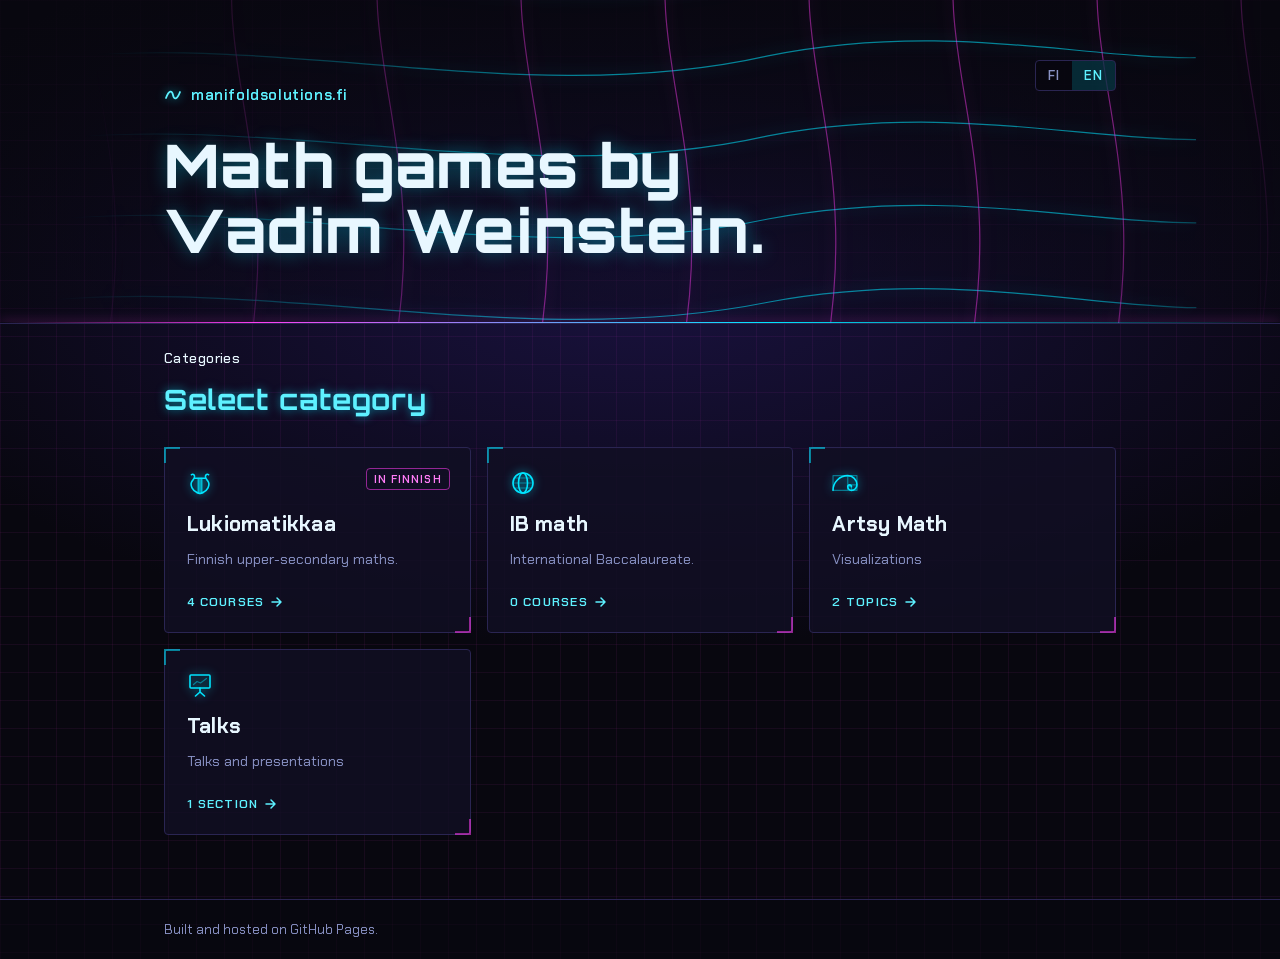
<file: index.html>
<!DOCTYPE html>
<html lang="en">
<head>
<meta charset="UTF-8">
<meta name="viewport" content="width=device-width, initial-scale=1">
<title>Manifold Solutions — learning games</title>

<!-- ════════════════════════════════════════════════════════════════════
     HOW TO ADD GAMES
     ────────────────────────────────────────────────────────────────────
     Structure is three levels:  Category → Course → Games
     Everything you edit lives in the CATALOG array in the <script> block
     near the bottom of this file.

       Category  (e.g. "Lukio math")
         Course  (e.g. "MAA 1–2")
           Game  → points at a folder via its `game` path

     To add a game:
       1. Put the game in its own folder, e.g.  games/lukio/maa1-2/game1/
          with the game's own index.html inside it.
       2. Add a game entry in the right course whose `game` is that path.
     Set `game: null` to show a game as "Coming soon" (not clickable).
     Titles and blurbs can be given in both languages: { fi: "…", en: "…" }
     (see the comment above CATALOG for the language switch).

     IDs (the `id:` fields) become part of the URL, so keep them short and
     url-safe: lowercase letters, numbers and hyphens, no spaces.
     Paths are relative to this file, so keep this file at the repo root.
     ════════════════════════════════════════════════════════════════════ -->

<link rel="preconnect" href="https://fonts.googleapis.com">
<link rel="preconnect" href="https://fonts.gstatic.com" crossorigin>
<!-- shared site look (the games use the same file) -->
<link rel="stylesheet" href="assets/theme.css">

<style>
  /* Main-page layout only. Colours and fonts come from assets/theme.css. */
  :root{ --maxw:1040px; }

  body{ line-height:1.5; min-height:100vh; display:flex; flex-direction:column; }

  .wrap{
    width:100%;
    max-width:var(--maxw);
    margin-inline:auto;
    padding-inline:clamp(20px, 5vw, 44px);
  }

  /* ── Hero ──────────────────────────────────────────────── */
  .hero{
    position:relative;
    overflow:hidden;
    border-bottom:1px solid var(--line);
    background:linear-gradient(180deg, rgba(8,7,15,.85), rgba(8,7,15,.35));
  }
  .hero::after{                       /* neon horizon line under the hero */
    content:""; position:absolute; left:0; right:0; bottom:-1px; height:2px;
    background:linear-gradient(90deg, transparent, var(--magenta) 20%, var(--accent) 60%, transparent);
    box-shadow:0 0 12px rgba(255,61,242,.6);
  }
  .hero .wrap{
    position:relative;
    z-index:1;
    padding-block:clamp(40px, 9vw, 84px) clamp(32px, 7vw, 60px);
  }
  .mark{
    font-family:var(--ui);
    font-weight:600;
    letter-spacing:.04em;
    font-size:15px;
    color:var(--accent-ink);
    display:inline-flex;
    align-items:center;
    gap:9px;
  }
  .mark svg{ display:block; filter:var(--glow-cyan); }

  /* FI | EN switch, top right of the hero */
  .langsw{
    position:absolute; top:clamp(28px, 6vw, 60px); right:clamp(20px, 5vw, 44px);
    display:inline-flex; border:1px solid var(--line); border-radius:var(--radius); overflow:hidden;
    background:rgba(8,7,15,.7);
  }
  .langsw button{
    font:600 13px var(--ui); letter-spacing:.08em; color:var(--muted); background:transparent;
    border:0; padding:6px 12px; cursor:pointer;
  }
  .langsw button:hover{ color:var(--accent-ink); }
  .langsw button[aria-pressed="true"]{ background:rgba(0,229,255,.16); color:var(--accent-ink); }
  .langsw button:focus-visible{ outline:2px solid var(--magenta); outline-offset:-2px; }
  .hero h1{
    font-family:var(--display);
    font-weight:800;
    letter-spacing:.02em;
    font-size:clamp(28px, 7vw, 60px);
    line-height:1.08;
    margin:22px 0 0;
    max-width:16ch;
    text-shadow:0 0 18px rgba(0,229,255,.35);
  }
  .hero p{
    color:var(--muted);
    font-size:clamp(15px, 2.2vw, 18px);
    margin:16px 0 0;
    max-width:52ch;
  }
  .hero p:empty{ display:none; }

  /* neon manifold mesh behind the hero: draws itself in once on load */
  .mesh{
    position:absolute; inset:0; z-index:0;
    width:100%; height:100%;
    pointer-events:none;
    mask-image:linear-gradient(100deg, transparent 8%, #000 45%, #000 85%, transparent);
    -webkit-mask-image:linear-gradient(100deg, transparent 8%, #000 45%, #000 85%, transparent);
  }
  .mesh path{ fill:none; stroke-width:1.2; vector-effect:non-scaling-stroke; }
  .mesh .h path{ stroke:var(--accent);  opacity:.55; }
  .mesh .v path{ stroke:var(--magenta); opacity:.45; }
  .mesh .h{ filter:var(--glow-cyan); }
  .mesh .v{ filter:var(--glow-magenta); }
  .mesh path{ stroke-dasharray:1200; stroke-dashoffset:1200; animation:draw 1.6s cubic-bezier(.3,.6,.2,1) forwards; }
  .mesh .v path{ animation-delay:.35s; }
  @keyframes draw{ to{ stroke-dashoffset:0; } }
  @media (max-width:600px){ .mesh{ opacity:.6; } }   /* the heading covers the mesh on phones */

  /* ── Breadcrumb ────────────────────────────────────────── */
  .crumb{
    font-family:var(--ui);
    font-size:14px;
    font-weight:500;
    letter-spacing:.03em;
    color:var(--muted);
    padding-block:24px 4px;
    display:flex;
    align-items:center;
    gap:8px;
    flex-wrap:wrap;
  }
  .crumb a{ text-decoration:none; color:var(--muted); border-radius:var(--radius); }
  .crumb a:hover{ color:var(--accent-ink); }
  .crumb a:focus-visible{ outline:2px solid var(--accent); outline-offset:2px; }
  .crumb .sep{ color:var(--magenta); opacity:.7; }
  .crumb .here{ color:var(--ink); }

  /* ── Content ───────────────────────────────────────────── */
  main{ flex:1; padding-bottom:64px; }
  .lead{ margin:6px 0 26px; }
  .lead h2{
    font-family:var(--display);
    font-weight:700;
    letter-spacing:.04em;
    font-size:clamp(20px, 3.2vw, 28px);
    color:var(--accent-ink);
    text-shadow:var(--glow-text);
    margin:0;
  }
  .lead p{ color:var(--muted); margin:8px 0 0; max-width:56ch; }

  .grid{
    display:grid;
    grid-template-columns:repeat(auto-fill, minmax(240px, 1fr));
    gap:16px;
  }

  /* cards: dark panels with HUD corner brackets that light up on hover */
  .card{
    position:relative;
    display:flex;
    flex-direction:column;
    gap:10px;
    text-decoration:none;
    background:rgba(18,15,36,.82);
    border:1px solid var(--line);
    border-radius:var(--radius);
    padding:22px 22px 20px;
    min-height:150px;
    transition:border-color .16s ease, transform .16s ease, box-shadow .16s ease, background .16s ease;
  }
  .card::before, .card::after{
    content:""; position:absolute; width:14px; height:14px; pointer-events:none;
    border-color:var(--accent); border-style:solid; opacity:.55;
    transition:opacity .16s ease, width .16s ease, height .16s ease;
  }
  .card::before{ top:-1px; left:-1px; border-width:2px 0 0 2px; }
  .card::after{ bottom:-1px; right:-1px; border-width:0 2px 2px 0; border-color:var(--magenta); }
  .card .glyph{ color:var(--accent); filter:var(--glow-cyan); align-self:flex-start; }
  /* "In Finnish" / "In English" on a category in one language only */
  .card .tag{
    position:absolute; top:20px; right:20px;
    font-family:var(--ui); font-size:11px; font-weight:600; letter-spacing:.1em; text-transform:uppercase;
    color:var(--magenta-ink); border:1px solid rgba(255,61,242,.55); border-radius:var(--radius); padding:2px 7px;
  }
  .card .glyph.txt{ font-family:var(--ui); font-weight:700; font-size:19px; line-height:26px; height:26px; letter-spacing:.02em; white-space:nowrap; }
  .card .title{
    font-family:var(--ui);
    font-weight:700;
    font-size:21px;
    letter-spacing:.01em;
    margin-top:2px;
    color:var(--ink);
  }
  .card .blurb{ color:var(--muted); font-size:14.5px; }
  .card .meta{
    margin-top:auto;
    padding-top:12px;
    font-size:12.5px;
    font-weight:600;
    letter-spacing:.1em;
    text-transform:uppercase;
    color:var(--accent-ink);
    display:flex;
    align-items:center;
    gap:6px;
  }
  a.card:hover{
    border-color:rgba(0,229,255,.6);
    background:rgba(26,22,54,.92);
    transform:translateY(-2px);
    box-shadow:0 0 22px rgba(0,229,255,.22), inset 0 0 18px rgba(0,229,255,.06);
  }
  a.card:hover::before, a.card:hover::after{ opacity:1; width:22px; height:22px; }
  a.card:focus-visible{ outline:2px solid var(--magenta); outline-offset:3px; }

  /* disabled "coming soon" card */
  .card.soon{ opacity:.55; cursor:default; border-style:dashed; }
  .card.soon::before, .card.soon::after{ display:none; }
  .card.soon .meta{ color:var(--muted); }

  /* empty state — a category with no courses, or a course with no games */
  .empty{
    border:1px dashed rgba(255,61,242,.45);
    border-radius:var(--radius);
    padding:44px 24px;
    text-align:center;
    color:var(--muted);
    font-family:var(--ui);
    font-weight:500;
    letter-spacing:.04em;
    font-size:16px;
    background:rgba(18,15,36,.5);
  }

  footer{
    border-top:1px solid var(--line);
    color:var(--muted);
    font-size:13px;
    background:rgba(8,7,15,.6);
  }
  footer .wrap{ padding-block:20px; }

  .view{ animation:rise .28s ease both; }
  @keyframes rise{ from{ opacity:0; transform:translateY(6px);} to{ opacity:1; transform:none; } }
  @media (prefers-reduced-motion: reduce){
    .view{ animation:none; }
    a.card:hover{ transform:none; }
    .mesh path{ animation:none; stroke-dashoffset:0; }
  }
  .card .title, .card .blurb, .lead h2{ white-space:pre-line; }
</style>
</head>
<body>

  <header class="hero">
    <svg class="mesh" viewBox="0 0 800 300" preserveAspectRatio="xMidYMid slice" aria-hidden="true">
      <!-- a warped grid — a nod to "manifold" -->
      <g class="h">
        <path d="M0,40 C160,10 320,70 480,35 C620,6 720,52 800,28"/>
        <path d="M0,90 C160,62 320,120 480,84 C620,56 720,102 800,78"/>
        <path d="M0,140 C160,114 320,170 480,134 C620,108 720,152 800,130"/>
        <path d="M0,190 C160,166 320,220 480,186 C620,160 720,204 800,182"/>
        <path d="M0,240 C160,218 320,270 480,238 C620,212 720,256 800,236"/>
        <path d="M0,290 C160,270 320,320 480,288 C620,264 720,306 800,288"/>
      </g>
      <g class="v">
        <path d="M60,0 C40,90 96,150 60,300"/>
        <path d="M150,0 C128,92 184,150 150,300"/>
        <path d="M240,0 C220,90 276,152 240,300"/>
        <path d="M330,0 C310,92 366,150 330,300"/>
        <path d="M420,0 C400,92 456,150 420,300"/>
        <path d="M510,0 C490,90 546,152 510,300"/>
        <path d="M600,0 C580,92 636,150 600,300"/>
        <path d="M690,0 C670,90 726,152 690,300"/>
        <path d="M780,0 C760,92 816,150 780,300"/>
      </g>
    </svg>
    <div class="wrap">
      <span class="mark">
        <svg width="18" height="18" viewBox="0 0 18 18" aria-hidden="true">
          <path d="M2,12 C5,4 8,4 9,9 C10,14 13,14 16,6" fill="none" stroke="currentColor" stroke-width="1.8" stroke-linecap="round"/>
        </svg>
        manifoldsolutions.fi
      </span>
      <div class="langsw" id="langsw" role="group" aria-label="Kieli / Language">
        <button type="button" data-lang="fi">FI</button><button type="button" data-lang="en">EN</button>
      </div>
      <h1 id="heroTitle">Math games by<br>Vadim Weinstein.</h1>
      <p></p>
    </div>
  </header>

  <nav class="wrap crumb" id="crumb" aria-label="Breadcrumb"></nav>

  <main class="wrap">
    <div id="app"></div>
  </main>

  <footer><div class="wrap" id="footText">Built and hosted on GitHub Pages.</div></footer>

<script>
/* ══════════════════════════════════════════════════════════════════════
   EDIT ME — your categories, courses, and games live here.
   Three levels:  category → courses[] → games[]
   Each game's `game` is a path to a folder containing that game's own
   index.html. Use `game: null` for a game that isn't ready yet.
   Keep every `id` short and url-safe (lowercase, digits, hyphens).
   `icon` (optional, on any level) picks the card's glyph: a name from
   GLYPHS below (e.g. "scale") or a short text such as "f(x)". A course
   without one shows its category's glyph, a game its course's.
   Languages: the page has a FI/EN switch. A `title` or `blurb` is either
   one string (same in both) or { fi: "…", en: "…" }. A category whose
   content is in one language only gets `lang: "fi"` or `lang: "en"`; its
   card then carries a small "In Finnish" / "In English" tag in the other
   language. `kind: "tool"` marks something that isn't a game (the card
   says "Avaa / Explore" instead of "Pelaa / Play"). A category whose
   sections aren't school courses gets `sub: "topics"` ("1 aihe / 1 topic"
   instead of "1 kurssi / 1 course"), or `sub: "sections"` ("1 osio /
   1 section"). `kind: "talk"` is a presentation ("Avaa / View"); a talk
   carries its own `lang: "fi"` / `"en"`, shown as a small FI / EN tag.
   ══════════════════════════════════════════════════════════════════════ */
const CATALOG = [
  {
    id: "lukio",
    title: "Lukiomatikkaa",
    blurb: { fi: "Lukion matematiikka.", en: "Finnish upper-secondary maths." },
    lang: "fi",
    icon: "lyre",
    courses: [
      {
        id: "maa1-2",
        title: "MAA 1–2",
        blurb: "Funktiot ja yhtälöt",
        icon: "f(x)",
        games: [
          { id: "game0", title: "Yhtälövaaka", icon: "scale", game: "games/lukio/maa1-2/yhtalovaaka/" },
          { id: "yhtalosade", title: "Yhtälöhyökkäys", icon: "rain", game: "games/lukio/maa1-2/yhtalosade/" },
        ],
      },
      {
        id: "maa3",
        title: "MAA 3",
        blurb: "Geometria",
        icon: "geometry",
        games: [],
      },
      {
        id: "maa5",
        title: "MAA 5",
        blurb: "Trigonometria",
        icon: "sin x",
        games: [
          { id: "1-ympyra1", title: "Yksikköympyrä", icon: "unitcircle", game: "games/lukio/maa5/yksikkoympyra/" },
        ],
      },
      {
        id: "maa12",
        title: "MAA 12",
        blurb: "Käänteisfunktiot",
        icon: "f⁻¹",
        games: [
          { id: "laser", title: "Käänteisfunktiot", icon: "hline", game: "games/lukio/maa12/laser/" },
        ],
      },
    ],
  },
  {
    id: "ib",
    title: "IB math",
    blurb: { fi: "International Baccalaureate -matematiikka.", en: "International Baccalaureate." },
    lang: "en",
    icon: "globe",
    courses: [],
  },
  {
    id: "artsy",
    sub: "topics",
    title: { fi: "Matikkataiteilua", en: "Artsy Math" },
    blurb: { fi: "Visualisointeja", en: "Visualizations" },
    icon: "spiral",
    courses: [
      {
        id: "fractals",
        title: { fi: "Fraktaaleja", en: "Fractals" },
        blurb: { fi: "Attraktoreita ja fraktaaleja", en: "Attractors and fractals" },
        icon: "sierpinski",
        games: [
          { id: "ifs_explorer", title: "IFS explorer", kind: "tool", icon: "sierpinski",
            blurb: { fi: "Iteroidut funktiosysteemit ja flame-algoritmi", en: "Iterated Function Systems and the Flame Algorithm" },
            game: "games/artsy_math/fractals/ifs_explorer/" },
        ],
      },
      {
        id: "fourier",
        title: { fi: "Fourier-sarjoja", en: "Fourier series" },
        blurb: { fi: "Käyriä pyörivistä vektoreista", en: "Curves from turning vectors" },
        icon: "epicycle",
        games: [
          { id: "fourier-curve", title: { fi: "Fourier-käyrä", en: "Fourier curve" }, kind: "tool",
            blurb: { fi: "Suljettu käyrä äärellisenä Fourier-summana", en: "A closed curve as a finite Fourier sum" },
            game: "games/artsy_math/fourier/fourier_curve/" },
        ],
      },
    ],
  },
  {
    id: "esitelmat",
    sub: "sections",
    title: { fi: "Esitelmät", en: "Talks" },
    blurb: { fi: "Esitelmiä ja puheita", en: "Talks and presentations" },
    icon: "talk",
    courses: [
      {
        id: "yleistajuiset",
        title: { fi: "Yleistajuiset", en: "Popular" },
        blurb: { fi: "Kaikille, myös koululaisille", en: "For a general audience" },
        games: [
          // the folder is still ressu-2026/tekoaly: its address was shared before the talk
          { id: "matematiikka-2-0", title: "Matematiikka 2.0", kind: "talk", lang: "fi",
            blurb: { fi: "Ressun lukio 5.11.2026 · matematiikka tekoälyaikakautena ja matematiikan inhimillinen puoli",
                     en: "Ressu upper secondary school, 5 Nov 2026 · mathematics in the age of AI, and its human side" },
            game: "games/esitelmat/ressu-2026/tekoaly/" },
        ],
      },
    ],
  },
];
/* ════════════════════ end of the part you edit ════════════════════════ */

/* ── language ───────────────────────────────────────────────────────────
   One site-wide choice in localStorage "lang" (the IFS explorer reads the
   same key). Default: Finnish for a Finnish browser, English otherwise. */
const UI = {
  fi: {
    home: 'Kategoriat', pick: 'Valitse kategoria', courses: n => n === 1 ? '1 kurssi' : `${n} kurssia`,
    topics: n => n === 1 ? '1 aihe' : `${n} aihetta`, noTopics: 'Täällä ei ole vielä aiheita.',
    sections: n => n === 1 ? '1 osio' : `${n} osiota`,
    games: n => n === 1 ? '1 peli' : `${n} peliä`, tools: n => n === 1 ? '1 työkalu' : `${n} työkalua`,
    talks: n => n === 1 ? '1 esitelmä' : `${n} esitelmää`, view: 'Avaa',
    play: 'Pelaa', open: 'Avaa', soon: 'Tulossa', noCourses: 'Täällä ei ole vielä kursseja.', noGames: 'Täällä ei ole vielä pelejä.',
    hero: 'Tervetuloa pelaamaan Vadimin matikkapelejä', footer: 'Tehty ja julkaistu GitHub Pagesissa.',
    onlyIn: { en: 'In English' }, title: 'Vadimin matikkapelit', crumb: 'Sijainti',
  },
  en: {
    home: 'Categories', pick: 'Select category', courses: n => n === 1 ? '1 course' : `${n} courses`,
    topics: n => n === 1 ? '1 topic' : `${n} topics`, noTopics: 'No topics here yet.',
    sections: n => n === 1 ? '1 section' : `${n} sections`,
    games: n => n === 1 ? '1 game' : `${n} games`, tools: n => n === 1 ? '1 tool' : `${n} tools`,
    talks: n => n === 1 ? '1 talk' : `${n} talks`, view: 'View',
    play: 'Play', open: 'Explore', soon: 'Coming soon', noCourses: 'No courses here yet.', noGames: 'No games here yet.',
    hero: 'Math games by<br>Vadim Weinstein.', footer: 'Built and hosted on GitHub Pages.',
    onlyIn: { fi: 'In Finnish' }, title: 'Manifold Solutions — learning games', crumb: 'Breadcrumb',
  },
};
let LANG = (navigator.language || '').toLowerCase().startsWith('fi') ? 'fi' : 'en';
try { const l = localStorage.getItem('lang'); if (UI[l]) LANG = l; } catch (e) {}
const L = () => UI[LANG];
const tr = v => (v && typeof v === 'object') ? (v[LANG] ?? v.en ?? v.fi) : (v || '');   // a catalog text in the current language

const app   = document.getElementById('app');
const crumb = document.getElementById('crumb');
const catById    = id => CATALOG.find(c => c.id === id);
const courseById = (cat, id) => cat.courses.find(c => c.id === id);

// card glyphs: one family of thin neon line drawings on a 26×26 grid.
// `faint` is for helper lines (axes, grids) drawn thinner and dimmer.
const faint = d => `<path d="${d}" stroke-width="1.2" opacity=".45"/>`;
const AXES = faint("M1,13 H25 M13,1 V25");
const GLYPHS = {
  lyre:       `<path d="M10,22.5 C5.5,20.5 3,15.5 4.6,12 C5.8,9.6 7.8,8.6 7.6,6.4 C7.5,4.6 5.6,3.6 4.4,4.8 M16,22.5 C20.5,20.5 23,15.5 21.4,12 C20.2,9.6 18.2,8.6 18.4,6.4 C18.5,4.6 20.4,3.6 21.6,4.8"/>`   // the ylioppilaslakki lyre
            + `<path d="M10,22.5 Q13,24.4 16,22.5 M7.6,8.2 H18.4"/>` + `<path d="M11.2,8.2 V23.2 M13,8.2 V23.6 M14.8,8.2 V23.2" stroke-width="1.1"/>`,
  crosshair:  `<circle cx="13" cy="13" r="10"/>` + faint("M3,13 H23 M13,3 V23"),
  parabola:   faint("M1,16 H25 M13,2 V24") + `<path d="M2.5,5 Q13,31 23.5,5"/>`,
  globe:      `<circle cx="13" cy="13" r="10"/><ellipse cx="13" cy="13" rx="4.5" ry="10"/>` + faint("M3,13 H23 M4.3,8 H21.7 M4.3,18 H21.7"),
  spiral:     faint("M1.04,5.64 H24.96 V20.36 H1.04 Z M15.76,5.64 V20.36 M15.76,14.84 H24.96 M19.44,14.84 V20.36 M15.76,16.68 H19.44 M17.6,14.84 V16.68")
            + `<path d="M1.04,20.36 A14.72,14.72 0 0 1 15.76,5.64 A9.2,9.2 0 0 1 24.96,14.84 A5.52,5.52 0 0 1 19.44,20.36 A3.68,3.68 0 0 1 15.76,16.68 A1.84,1.84 0 0 1 17.6,14.84 A1.84,1.84 0 0 1 19.44,16.68"/>`,
  geometry:   `<path d="M4,22 L22,22 L4,4 Z"/><path d="M4,17 H9 V22" stroke-width="1.2"/>`,   // right isosceles, with the right-angle mark
  unitcircle: AXES + `<circle cx="13" cy="13" r="9"/><path d="M13,13 L18.8,6.1"/>`
            + `<circle cx="18.8" cy="6.1" r="1.9" fill="currentColor" stroke="none"/>`,
  sierpinski: `<path d="M2,23.5 L24,23.5 L13,4.4 Z M13,23.5 L18.5,14 L7.5,14 Z M7.5,23.5 L10.2,18.7 L4.8,18.7 Z M18.5,23.5 L21.2,18.7 L15.8,18.7 Z M13,14 L15.8,9.2 L10.2,9.2 Z"/>`,
  epicycle:   faint("M6.0,13.6 a7,7 0 1 0 14,0 a7,7 0 1 0 -14,0 M11.9,20.2 a3.5,3.5 0 1 0 7,0 a3.5,3.5 0 1 0 -7,0")   // a deltoid traced by two turning vectors (Fourier curve)
            + `<path d="M22.1,18.9 22.0,18.8 21.6,18.5 21.1,18.1 20.4,17.5 19.6,16.7 18.7,15.7 17.8,14.5 16.9,13.2 16.0,11.9 15.3,10.4 14.6,9.0 14.1,7.6 13.6,6.4 13.3,5.3 13.1,4.3 13.0,3.7 13.0,3.2 13.0,3.1 13.0,3.2 13.0,3.7 12.9,4.3 12.7,5.3 12.4,6.4 11.9,7.6 11.4,9.0 10.7,10.4 10.0,11.9 9.1,13.2 8.2,14.5 7.3,15.7 6.4,16.7 5.6,17.5 4.9,18.1 4.4,18.5 4.0,18.8 3.9,18.9 4.0,18.8 4.4,18.6 5.1,18.4 5.9,18.1 7.1,17.8 8.4,17.5 9.8,17.3 11.4,17.1 13.0,17.1 14.6,17.1 16.2,17.3 17.6,17.5"/>`
            + `<path d="M13.0,13.6 L15.4,20.2 L17.6,17.5" stroke-width="1.2"/><circle cx="17.6" cy="17.5" r="1.6" fill="currentColor" stroke="none"/>`,
  scale:      `<path d="M13,6 V22 M8,22 H18 M3,8 H23 M3,8 L0.8,15 M3,8 L5.2,15 M23,8 L20.8,15 M23,8 L25.2,15"/>`
            + `<path d="M0.5,15 Q3,19.5 5.5,15 Z M20.5,15 Q23,19.5 25.5,15 Z"/><circle cx="13" cy="5" r="1.3"/>`,
  rain:       faint("M2.5,3 V23.5 H23.5 V3") + `<rect x="8.5" y="5.5" width="10" height="4.5" rx="1"/><path d="M13.5,1.5 V3.5" stroke-width="1.2"/>`
            + `<path d="M4.5,18.5 H12.5 V22.5 H4.5 Z" stroke-width="1.2"/>`,   // a falling block in a brick well, trash on the floor
  talk:       `<rect x="3" y="3" width="20" height="13" rx="1"/><path d="M13,16 V20 M13,20 L8.5,24 M13,20 L17.5,24"/>`   // a screen on a stand
            + faint("M6.5,12.5 L10,9.5 L13.5,11 L19.5,6.5"),
  hline:      `<path d="M3,4 Q13,30 23,4"/>` + `<path d="M1,11 H25" stroke-width="1.2"/>`   // the horizontal line test: a beam through a parabola
            + `<circle cx="6.2" cy="11" r="1.8" fill="currentColor" stroke="none"/><circle cx="19.8" cy="11" r="1.8" fill="currentColor" stroke="none"/>`,
  boxedx:     `<rect x="3" y="3" width="20" height="20" rx="3"/><path d="M8.5,9.5 Q11.5,8 13,13 Q14.5,18 17.5,16.5 M17.5,9 Q14.5,9.5 13,13 Q11.5,16.5 8.5,17"/>`,   // a curved maths x, not ×
};
// the first icon given (game, course, category); a name from GLYPHS draws it, anything else is text
function glyph(...icons){
  const icon = icons.find(Boolean) || 'crosshair';
  if (!GLYPHS[icon]) return `<span class="glyph txt" aria-hidden="true">${esc(icon)}</span>`;
  return `<svg class="glyph" width="26" height="26" viewBox="0 0 26 26" aria-hidden="true" fill="none"
    stroke="currentColor" stroke-width="1.6" stroke-linecap="round" stroke-linejoin="round">${GLYPHS[icon]}</svg>`;
}
const arrow = `<svg width="14" height="14" viewBox="0 0 14 14" aria-hidden="true"><path d="M2,7 h9 M7,3 l4,4 -4,4" fill="none" stroke="currentColor" stroke-width="1.5" stroke-linecap="round" stroke-linejoin="round"/></svg>`;

function esc(s){ return String(s).replace(/[&<>"]/g, c => ({'&':'&amp;','<':'&lt;','>':'&gt;','"':'&quot;'}[c])); }
const enc = s => encodeURIComponent(s);

function setCrumb(parts){
  crumb.innerHTML = parts.map((p, i) => {
    const tail = i < parts.length - 1 ? '<span class="sep">/</span>' : '';
    if (p.href) return `<a href="${p.href}">${esc(p.label)}</a>${tail}`;
    return `<span class="here">${esc(p.label)}</span>${tail}`;
  }).join(' ');
}

// one reusable card builder. `soon:true` → renders a disabled "coming soon" card.
function card({ href, title, blurb, meta, soon, icon, tag }){
  const inner = `${icon}${tag ? `<span class="tag">${esc(tag)}</span>` : ''}
    <span class="title">${esc(title)}</span>
    ${blurb ? `<span class="blurb">${esc(blurb)}</span>` : ''}
    <span class="meta">${meta}</span>`;
  return soon
    ? `<div class="card soon">${inner}</div>`
    : `<a class="card" href="${href}">${inner}</a>`;
}

// shown when a category has no courses, or a course has no games
function emptyState(msg){ return `<div class="empty">${esc(msg)}</div>`; }

function renderCategories(){
  setCrumb([{ label: L().home }]);
  const cards = CATALOG.map(c => card({
    href: `#/${enc(c.id)}`,
    icon: glyph(c.icon),
    title: tr(c.title),
    blurb: tr(c.blurb),
    tag: c.lang && c.lang !== LANG ? L().onlyIn[c.lang] : '',
    meta: `${L()[c.sub || 'courses'](c.courses.length)} ${arrow}`,
  })).join('');
  app.innerHTML = `<section class="view">
    <div class="lead"><h2>${esc(L().pick)}</h2></div>
    <div class="grid">${cards}</div>
  </section>`;
}

// "2 games", "1 tool", "2 games, 1 tool", "1 talk"
function countItems(games){
  const tools = games.filter(g => g.kind === 'tool').length, talks = games.filter(g => g.kind === 'talk').length;
  const n = games.length - tools - talks;
  return [n || (!tools && !talks) ? L().games(n) : '', tools ? L().tools(tools) : '', talks ? L().talks(talks) : ''].filter(Boolean).join(', ');
}

function renderCourses(cat){
  setCrumb([{ label: L().home, href: '#/' }, { label: tr(cat.title) }]);
  const cards = cat.courses.map(co => card({
    href: `#/${enc(cat.id)}/${enc(co.id)}`,
    icon: glyph(co.icon, cat.icon),
    title: tr(co.title),
    blurb: tr(co.blurb),
    meta: `${countItems(co.games)} ${arrow}`,
  })).join('');
  const blurb = tr(cat.blurb);
  app.innerHTML = `<section class="view">
    <div class="lead"><h2>${esc(tr(cat.title))}</h2>${blurb ? `<p>${esc(blurb)}</p>` : ''}</div>
    ${cat.courses.length ? `<div class="grid">${cards}</div>` : emptyState(cat.sub === 'topics' ? L().noTopics : L().noCourses)}
  </section>`;
}

function renderGames(cat, course){
  setCrumb([
    { label: L().home, href: '#/' },
    { label: tr(cat.title), href: `#/${enc(cat.id)}` },
    { label: tr(course.title) },
  ]);
  const cards = course.games.map(g => card({
    href: g.game ? esc(g.game) : null,
    soon: !g.game,
    icon: glyph(g.icon, course.icon, cat.icon),
    title: tr(g.title),
    blurb: tr(g.blurb),
    tag: g.kind === 'talk' && g.lang ? g.lang.toUpperCase() : '',
    meta: g.game ? `${g.kind === 'tool' ? L().open : g.kind === 'talk' ? L().view : L().play} ${arrow}` : L().soon,
  })).join('');
  const blurb = tr(course.blurb);
  app.innerHTML = `<section class="view">
    <div class="lead"><h2>${esc(tr(course.title))}</h2>${blurb ? `<p>${esc(blurb)}</p>` : ''}</div>
    ${course.games.length ? `<div class="grid">${cards}</div>` : emptyState(L().noGames)}
  </section>`;
}

function route(keepScroll = false){
  const segs = location.hash.replace(/^#\/?/, '').split('/').filter(Boolean).map(decodeURIComponent);
  const [catId, courseId] = segs;

  const cat = catId ? catById(catId) : null;
  if (catId && !cat){ location.replace('#/'); return; }            // unknown category → home

  const course = (cat && courseId) ? courseById(cat, courseId) : null;
  if (courseId && !course){ location.replace(`#/${enc(cat.id)}`); return; }  // unknown course → category

  if (course){ document.title = `${tr(course.title)} — ${tr(cat.title)}`; renderGames(cat, course); }
  else if (cat){ document.title = `${tr(cat.title)} — ${L().title}`; renderCourses(cat); }
  else { document.title = L().title; renderCategories(); }

  if (!keepScroll) window.scrollTo({ top: 0 });
}

// the fixed texts of the page, and the FI/EN switch
function applyLang(){
  document.documentElement.lang = LANG;
  document.getElementById('heroTitle').innerHTML = L().hero;
  document.getElementById('footText').textContent = L().footer;
  crumb.setAttribute('aria-label', L().crumb);
  document.querySelectorAll('#langsw button').forEach(b => b.setAttribute('aria-pressed', b.dataset.lang === LANG));
}
document.querySelectorAll('#langsw button').forEach(b => b.addEventListener('click', () => {
  LANG = b.dataset.lang;
  try { localStorage.setItem('lang', LANG); } catch (e) {}
  applyLang(); route(true);
}));

window.addEventListener('hashchange', () => route());
applyLang();
route();
</script>
</body>
</html>
</file>
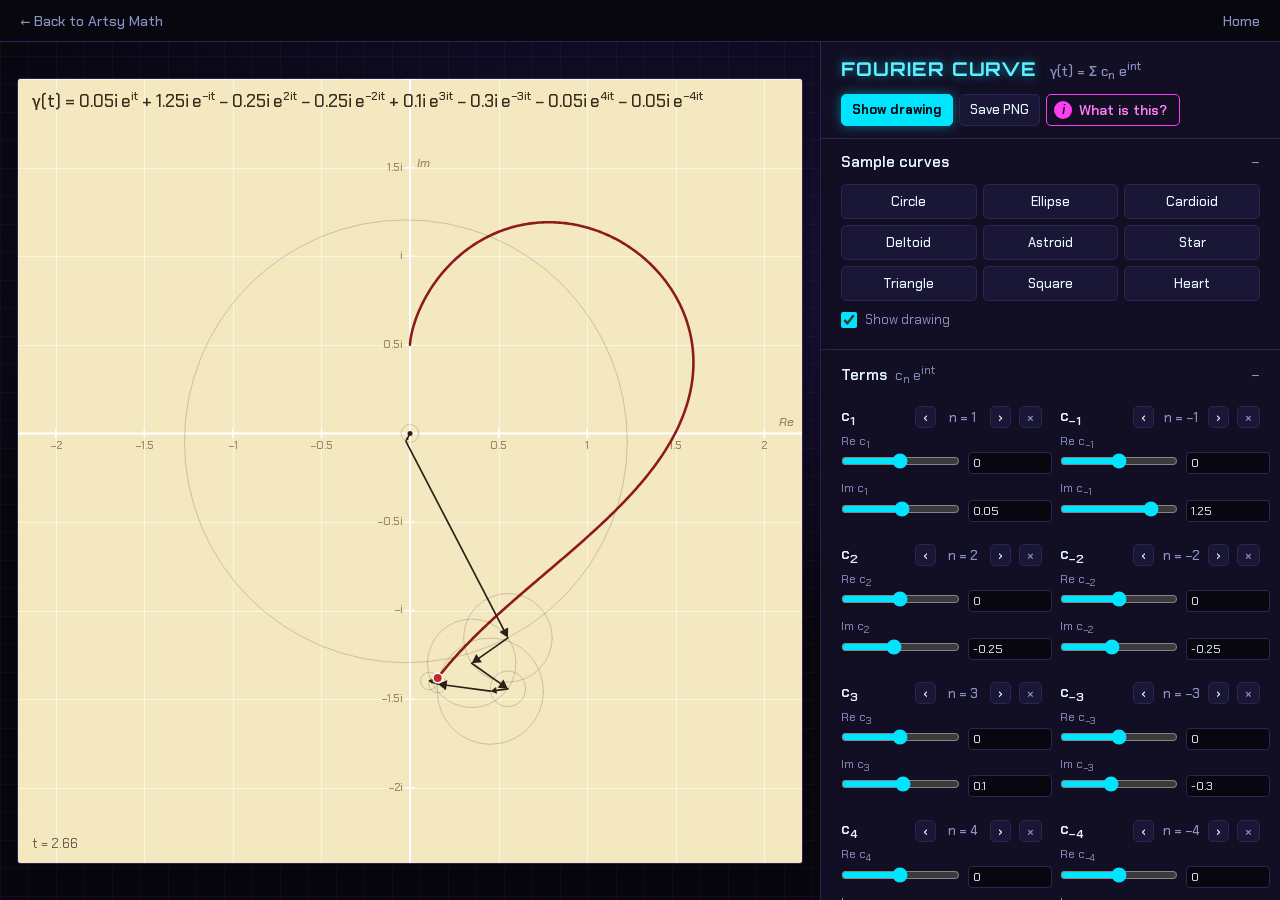
<file: games/artsy_math/fourier/fourier_curve/index.html>
<!DOCTYPE html>
<html lang="en">
<head>
<meta charset="utf-8">
<meta name="viewport" content="width=device-width, initial-scale=1, viewport-fit=cover">
<title>Fourier curve</title>
<link rel="preconnect" href="https://fonts.googleapis.com">
<link rel="preconnect" href="https://fonts.gstatic.com" crossorigin>
<link rel="stylesheet" href="../../../../assets/theme.css">
<!-- Chakra Petch has no Greek; IBM Plex Sans supplies γ, π and Σ -->
<link href="https://fonts.googleapis.com/css2?family=IBM+Plex+Sans:wght@500;600&display=swap" rel="stylesheet">
<style>
:root {
  /* the frame is the IFS explorer's (games/artsy_math/fractals/ifs_explorer), with its names */
  --paper: var(--bg); --panel: var(--surface); --rule: var(--line); --well: var(--surface-2);
  --focus: var(--magenta);
  --barh: 42px;
  --sans: "Chakra Petch", "IBM Plex Sans", system-ui, sans-serif;
  /* the picture has its own colours (PIC in the script): paper, dark ink */
  --pic-bg: #f4e8c1; --pic-ink: #3b2a1c;
  box-sizing: border-box;
  padding-top: env(safe-area-inset-top, 0px);
  padding-bottom: env(safe-area-inset-bottom, 0px);
}
*, *::before, *::after { box-sizing: inherit; }
html { height: 100%; scroll-padding-top: env(safe-area-inset-top, 0px); }
body {
  height: 100%; margin: 0; color: var(--ink);
  font: 14px/1.4 var(--sans); font-variant-numeric: tabular-nums;
}
body { display: flex; flex-direction: column; }
.app { flex: 1; min-height: 0; display: grid; grid-template-columns: minmax(0, 1fr) 460px; }

/* ---------- stage ---------- */
.stage { position: relative; display: grid; place-items: center; padding: 18px; min-height: 0; }
.frame {
  position: relative; width: min(100%, calc(100dvh - 36px - var(--barh) - env(safe-area-inset-top,0px) - env(safe-area-inset-bottom,0px)));
  aspect-ratio: 1; background: var(--pic-bg); border-radius: 3px;
  box-shadow: 0 0 0 1px var(--rule), 0 10px 40px rgba(0,0,0,.45);
}
#view { width: 100%; height: 100%; display: block; border-radius: 3px; }
.caption {
  position: absolute; left: 14px; top: 11px; right: 14px; pointer-events: none;
  font: 500 17px/1.35 var(--sans); color: var(--pic-ink);
}
.caption sup { font-size: .68em; line-height: 0; }
.caption .tm { white-space: nowrap; }   /* lines break between terms, never inside one */
.status {
  position: absolute; left: 14px; bottom: 10px; right: 14px; pointer-events: none;
  font-size: 13px; color: var(--pic-ink); opacity: .75;
}

/* ---------- panel ---------- */
.panel { background: var(--panel); border-left: 1px solid var(--rule); overflow-y: auto; min-height: 0; }
.head { position: sticky; top: 0; z-index: 2; background: var(--panel); padding: 16px 20px 12px; border-bottom: 1px solid var(--rule); }
h1 { margin: 0 0 10px; font: 700 19px/1.2 var(--display); letter-spacing: .05em; text-transform: uppercase;
     color: var(--accent-ink); text-shadow: var(--glow-text); }
h1 small { font: 500 14px var(--sans); letter-spacing: 0; text-transform: none; color: var(--muted); text-shadow: none; margin-left: 6px; white-space: nowrap; display: inline-block; }
.actions { display: flex; flex-wrap: wrap; gap: 6px; }
button {
  font: 500 13px var(--sans); color: var(--ink); background: var(--well);
  border: 1px solid var(--rule); border-radius: 5px; padding: 6px 10px; cursor: pointer;
}
button:hover { border-color: var(--accent); }
button.primary { background: var(--accent); color: var(--bg); border-color: var(--accent); font-weight: 700; box-shadow: 0 0 12px rgba(0,229,255,.45); }
button:disabled { opacity: .45; cursor: default; }
:focus-visible { outline: 2px solid var(--focus); outline-offset: 2px; }

details { border-bottom: 1px solid var(--rule); }
summary {
  list-style: none; cursor: pointer; padding: 12px 20px; font: 600 15px var(--sans);
  display: flex; justify-content: space-between; align-items: baseline;
}
summary::-webkit-details-marker { display: none; }
summary::after { content: "+"; font: 400 16px var(--sans); color: var(--muted); }
details[open] > summary::after { content: "−"; }
summary .sub { font: 400 14px var(--sans); color: var(--muted); margin-left: 8px; flex: 1; }
.body { padding: 0 20px 16px; }
.grid2 { display: grid; grid-template-columns: 1fr 1fr; column-gap: 18px; }

.term { margin-bottom: 10px; }
.term h3 { margin: 6px 0 2px; font: 500 15px var(--sans); display: flex; align-items: center; gap: 4px; }
.term h3 b { font-weight: 600; margin-right: auto; }
.term h3 .nval { min-width: 46px; text-align: center; font-size: 13px; color: var(--muted); }
.term h3 button { padding: 0 7px; line-height: 20px; font-size: 14px; }
.term h3 button.del { margin-left: 4px; color: var(--muted); }
.term h3 button.del:hover { color: var(--red); border-color: var(--red); }

.row { display: grid; grid-template-columns: 1fr 74px; grid-template-rows: auto auto; column-gap: 8px; margin: 4px 0 6px; }
.row label { grid-column: 1 / 3; font-size: 12px; color: var(--muted); }
.row input[type=number] {
  width: 74px; font: 12px var(--sans); font-variant-numeric: tabular-nums; color: var(--ink);
  background: var(--paper); border: 1px solid var(--rule); border-radius: 4px; padding: 2px 4px;
}
input[type=range] { width: 100%; accent-color: var(--accent); margin: 0; height: 18px; }
.line { display: flex; flex-wrap: wrap; align-items: center; gap: 8px; margin: 8px 0; }

.presets { display: grid; grid-template-columns: repeat(3, 1fr); gap: 6px; }
.presets button { padding: 8px 6px; }
.check { display: inline-flex; align-items: center; gap: 8px; margin-top: 10px; font-size: 13px; color: var(--muted); cursor: pointer; }
.check input { width: 16px; height: 16px; margin: 0; accent-color: var(--accent); cursor: pointer; }
.check:hover { color: var(--ink); }

@media (max-width: 900px) {
  body { height: auto; }
  .app { grid-template-columns: 1fr; height: auto; flex: none; }
  .frame { width: min(100%, 92vw); transition: width .25s ease; }
  .panel { border-left: 0; border-top: 1px solid var(--rule); overflow: visible; }
  .head { position: static; }
  /* the picture stays pinned at the top while the tools scroll under it;
     once the page is scrolled it shrinks to half its width */
  .stage { position: sticky; top: 0; z-index: 3; background: var(--paper); padding: 10px 18px; }
  body.mini .frame { width: min(50%, 46vw); }
  body.mini .status { display: none; }
  body.mini .caption { font-size: 11px; left: 7px; top: 5px; right: 7px; }
}
@media (max-width: 420px) { .caption { font-size: 15px; } }
@media (prefers-reduced-motion: reduce) { .frame { transition: none; } }
.sitenav {
  flex: none; height: var(--barh); display: flex; align-items: center; justify-content: space-between; gap: 12px;
  padding: 0 20px; background: rgba(8,7,15,.9); border-bottom: 1px solid var(--rule); font: 500 14px var(--sans);
}
.sitenav a { color: var(--muted); text-decoration: none; border-radius: 4px; }
.sitenav a:hover { color: var(--accent-ink); }
#btnInfo {
  background: transparent; color: var(--magenta-ink); border-color: var(--magenta);
  font: 600 14px var(--sans); padding: 6px 12px 6px 7px;
  display: inline-flex; align-items: center; gap: 7px;
}
#btnInfo:hover { border-color: var(--magenta); box-shadow: 0 0 12px rgba(255,61,242,.4); }
#btnInfo .i {
  width: 18px; height: 18px; border-radius: 50%; background: var(--magenta); color: var(--bg);
  display: inline-grid; place-items: center; font: italic 600 13px/1 var(--sans);
}
#info {
  max-width: min(600px, calc(100vw - 32px)); max-height: calc(100dvh - 48px); overflow-y: auto;
  padding: 22px 26px 18px; border: 1px solid var(--rule); border-radius: 8px;
  background: var(--panel); color: var(--ink); box-shadow: 0 0 30px rgba(0,229,255,.18);
  font: 16px/1.55 var(--sans);
}
#info::backdrop { background: rgba(10, 14, 20, .45); }
#info h2 { margin: 0 0 10px; font: 700 19px/1.2 var(--display); letter-spacing: .04em; color: var(--accent-ink); }
#info p { margin: 0 0 12px; }
#info .eq { text-align: center; font-size: 18px; margin: 4px 0 14px; }
#info .close { float: right; margin: -4px -8px 0 12px; font: 500 13px var(--sans); }
</style>
</head>
<body class="game">
<!-- site navigation: this page lives at games/artsy_math/fourier/fourier_curve/index.html -->
<nav class="sitenav" aria-label="Site">
  <a href="../../../../#/artsy">← Back to Artsy Math</a>
  <a href="../../../../#/">Home</a>
</nav>
<div class="app">
  <div class="stage">
    <div class="frame">
      <canvas id="view" width="800" height="800" aria-label="The curve in the complex plane"></canvas>
      <div class="caption" id="caption"></div>
      <div class="status" id="status"></div>
    </div>
  </div>

  <aside class="panel">
    <div class="head">
      <h1>Fourier curve <small>γ(t) = Σ c<sub>n</sub> e<sup>int</sup></small></h1>
      <div class="actions">
        <button class="primary" id="btnDraw">Show drawing</button>
        <button id="btnPng">Save PNG</button>
        <button id="btnInfo"><span class="i" aria-hidden="true">i</span>What is this?</button>
      </div>
    </div>

    <details open>
      <summary>Sample curves</summary>
      <div class="body"><div class="presets" id="presets"></div>
        <label class="check"><input type="checkbox" id="chkDraw" checked>Show drawing</label></div>
    </details>

    <details open>
      <summary>Terms<span class="sub">c<sub>n</sub> e<sup>int</sup></span></summary>
      <div class="body">
        <div class="grid2" id="terms"></div>
        <div class="line"><button id="btnAdd">+ Add term</button></div>
      </div>
    </details>

    <details open>
      <summary>View</summary>
      <div class="body"><div class="line"><button id="btnFit">Fit to picture</button></div></div>
    </details>
  </aside>
</div>

<dialog id="info" aria-labelledby="infoTitle">
  <button class="close" id="infoClose">Close</button>
  <h2 id="infoTitle">What is this?</h2>
  <p>The picture shows the curve</p>
  <p class="eq">γ(t) = Σ c<sub>n</sub> e<sup>int</sup>, &nbsp; 0 ≤ t ≤ 2π,</p>
  <p>in the complex plane, where the sum has finitely many terms and every c<sub>n</sub> is a complex number.</p>
  <p>Each term c<sub>n</sub>e<sup>int</sup> is a vector of length |c<sub>n</sub>|. While t runs from 0 to 2π it turns round |n| times: counterclockwise when n &gt; 0, clockwise when n &lt; 0. The term c<sub>0</sub> stays where it is. Put the vectors tip to tail, and the last tip is at γ(t). “Show drawing” shows exactly this.</p>
  <p>At t = 2π every term is back where it started, so the curve is closed.</p>
  <p>It works the other way round too: a closed curve γ has the Fourier coefficients c<sub>n</sub> = (1/2π) ∫<sub>0</sub><sup>2π</sup> γ(t) e<sup>−int</sup> dt, and a few terms already draw it well. The samples “Triangle” and “Square” are five terms of such a series.</p>
</dialog>

<script>
"use strict";
const $ = id => document.getElementById(id);
const clamp = (v, a, b) => Math.min(b, Math.max(a, v));
const TAU = 2 * Math.PI;

/* the picture's own colours: paper, quiet white axes, a dark red curve */
const PIC = {
  bg: "#f4e8c1",
  grid: "rgba(255,255,255,.55)",
  axis: "#ffffff",
  label: "#9a865b",
  curve: "#8e1b1b",
  ink: "#2e2016",                    // the vectors
  circle: "rgba(46,32,22,.2)",       // the circles they turn on
  dot: "#c62828",                    // γ(t) while drawing
};
const DRAW_T = 3500;      // ms for t to run from 0 to 2π
const FADE_T = 600;       // ms for the vectors to fade away afterwards
const PNG_SIZE = 2000;
const SLIDER = 2;         // the sliders go from −2 to 2; the fields take any value

/* The order of the terms everywhere (vectors, caption): n = 0, 1, −1, 2, −2, … */
const rank = n => n > 0 ? 2*n - 1 : -2*n;
const nOfRank = r => r % 2 ? (r + 1) / 2 : -r / 2;

/* samples as [n, Re c_n, Im c_n] */
const PRESETS = [
  ["Circle",   [[1, 1, 0]]],
  ["Ellipse",  [[1, 1, 0], [-1, .5, 0]]],
  ["Cardioid", [[1, 1, 0], [2, .5, 0]]],
  ["Deltoid",  [[1, 1, 0], [-2, .5, 0]]],
  ["Astroid",  [[1, .75, 0], [-3, .25, 0]]],
  // a polygon's Fourier coefficients fall off as 1/n² (n ≡ 1 mod the number of sides;
  // the pentagram goes round twice, so n ≡ 2 mod 5)
  ["Star",     [[2, 0, 1], [-3, 0, 4/9], [7, 0, 4/49], [-8, 0, 1/16], [12, 0, 1/36]]],
  ["Triangle", [[1, 1, 0], [-2, 1/4, 0], [4, 1/16, 0], [-5, 1/25, 0], [7, 1/49, 0]]],
  ["Square",   [[1, 1, 0], [-3, 1/9, 0], [5, 1/25, 0], [-7, 1/49, 0], [9, 1/81, 0]]],
  // x = 16 sin³t, y = 13 cos t − 5 cos 2t − 2 cos 3t − cos 4t, scaled by 1/10
  ["Heart",    [[1, 0, .05], [-1, 0, 1.25], [2, 0, -.25], [-2, 0, -.25], [3, 0, .1], [-3, 0, -.3], [4, 0, -.05], [-4, 0, -.05]]],
];

let terms = [];           // {n, re, im} in the order of the cards
let active = [];          // the non-zero terms in the drawing order
let curve = null;         // the whole curve, sampled: x0, y0, x1, y1, …
let N = 0;                // number of steps in it
let view = { cx: 0, cy: 0, half: 2 };   // the picture shows cx ± half, cy ± half
let autoFit = true;       // the view is a fit of the current curve (so a resize may fit it again)
let capFrac = .1;         // the part of the picture's height the caption covers
let anim = null;          // the drawing in progress
let shown = { t: null, a: 0 };          // what is on the screen: t (null = the whole curve) and the vectors' alpha

/* ============================ the maths ============================ */
function recompute() {
  active = terms.filter(c => c.re || c.im).sort((a, b) => rank(a.n) - rank(b.n));
  const top = active.reduce((m, c) => Math.max(m, Math.abs(c.n)), 1);
  N = clamp(128 * top, 1024, 8192);
  curve = new Float64Array(2 * (N + 1));
  for (let j = 0; j <= N; j++) {
    const [x, y] = gamma(j / N * TAU);
    curve[2*j] = x; curve[2*j+1] = y;
  }
}
function gamma(t) {
  let x = 0, y = 0;
  for (const c of active) {
    const co = Math.cos(c.n * t), si = Math.sin(c.n * t);
    x += c.re * co - c.im * si; y += c.re * si + c.im * co;
  }
  return [x, y];
}
function chain(t) {       // the partial sums: 0, then each vector's tip
  const P = [0, 0];
  let x = 0, y = 0;
  for (const c of active) {
    const co = Math.cos(c.n * t), si = Math.sin(c.n * t);
    x += c.re * co - c.im * si; y += c.re * si + c.im * co;
    P.push(x, y);
  }
  return P;
}
/* The box around the curve, every vector and every circle at any t, and the
   origin (so the axes are always in the picture). */
function box() {
  let x0 = 0, x1 = 0, y0 = 0, y1 = 0;
  const M = 720;
  for (let j = 0; j < M; j++) {
    const t = j / M * TAU;
    let x = 0, y = 0;
    for (const c of active) {
      if (c.n) {
        const r = Math.hypot(c.re, c.im);
        x0 = Math.min(x0, x - r); x1 = Math.max(x1, x + r);
        y0 = Math.min(y0, y - r); y1 = Math.max(y1, y + r);
      }
      const co = Math.cos(c.n * t), si = Math.sin(c.n * t);
      x += c.re * co - c.im * si; y += c.re * si + c.im * co;
      x0 = Math.min(x0, x); x1 = Math.max(x1, x); y0 = Math.min(y0, y); y1 = Math.max(y1, y);
    }
  }
  return { x0, x1, y0, y1 };
}
/* The box goes in the part of the picture under the caption. */
function fitView() {
  const b = box(), f = capFrac;
  const half = Math.max(b.x1 - b.x0, (b.y1 - b.y0) / (1 - f), 1) / 2 * 1.12;
  view = { cx: (b.x0 + b.x1) / 2, cy: (b.y0 + b.y1) / 2 + f * half, half };
  autoFit = true;
}
/* While a term is edited the view stays, unless the drawing would leave it. */
function growView() {
  const b = box(), v = view, m = .02 * v.half;
  if (b.x0 < v.cx - v.half + m || b.x1 > v.cx + v.half - m ||
      b.y0 < v.cy - v.half + m || b.y1 > v.cy + v.half * (1 - 2 * capFrac) - m) fitView();
  else autoFit = false;
}

/* ============================ the picture ============================ */
const canvas = $("view"), ctx = canvas.getContext("2d");
let cssSize = 800;

function niceStep(raw) {
  const p = Math.pow(10, Math.floor(Math.log10(raw))), m = raw / p;
  return (m < 1.5 ? 1 : m < 3.5 ? 2 : m < 7.5 ? 5 : 10) * p;
}
function tickText(v, dec, imag) {
  const s = String(Number(Math.abs(v).toFixed(dec))), sign = v < 0 ? "−" : "";
  if (!imag) return sign + s;
  return sign + (s === "1" ? "" : s) + "i";
}

/* Draws the picture on any canvas S×S. u = device pixels per CSS pixel of
   the on-screen picture (the PNG is the same picture, bigger). t = null
   draws the whole curve; otherwise the curve up to t, and the vectors at t
   with alpha a. */
function paint(g, S, u, t, a) {
  const k = S / (2 * view.half);
  const X = x => S/2 + (x - view.cx) * k, Y = y => S/2 - (y - view.cy) * k;
  g.setTransform(1, 0, 0, 1, 0, 0);
  g.fillStyle = PIC.bg; g.fillRect(0, 0, S, S);
  g.lineCap = "round"; g.lineJoin = "round";

  // grid and axes
  const step = niceStep(2 * view.half / 7), dec = Math.max(0, -Math.floor(Math.log10(step) + 1e-9));
  const lo = v => Math.ceil((v - view.half) / step), hi = v => Math.floor((v + view.half) / step);
  g.strokeStyle = PIC.grid; g.lineWidth = 1 * u;
  g.beginPath();
  for (let j = lo(view.cx); j <= hi(view.cx); j++) { if (j) { const x = Math.round(X(j*step)) + .5; g.moveTo(x, 0); g.lineTo(x, S); } }
  for (let j = lo(view.cy); j <= hi(view.cy); j++) { if (j) { const y = Math.round(Y(j*step)) + .5; g.moveTo(0, y); g.lineTo(S, y); } }
  g.stroke();
  const ox = X(0), oy = Y(0);
  g.strokeStyle = PIC.axis; g.lineWidth = 2 * u;
  g.beginPath(); g.moveTo(0, oy); g.lineTo(S, oy); g.moveTo(ox, 0); g.lineTo(ox, S); g.stroke();
  g.lineWidth = 1.5 * u; g.beginPath();
  for (let j = lo(view.cx); j <= hi(view.cx); j++) if (j) { const x = X(j*step); g.moveTo(x, oy - 4*u); g.lineTo(x, oy + 4*u); }
  for (let j = lo(view.cy); j <= hi(view.cy); j++) if (j) { const y = Y(j*step); g.moveTo(ox - 4*u, y); g.lineTo(ox + 4*u, y); }
  g.stroke();
  if (S / u >= 240) {           // no numbers on the small pinned picture
    g.fillStyle = PIC.label; g.font = `500 ${11*u}px "Chakra Petch", sans-serif`;
    const below = oy < S - 22*u;
    g.textAlign = "center"; g.textBaseline = below ? "top" : "bottom";
    for (let j = lo(view.cx); j <= hi(view.cx); j++) {      // only numbers that fit whole
      const s = tickText(j*step, dec, false), x = X(j*step), w = g.measureText(s).width / 2 + 3*u;
      if (j && x - w > 0 && x + w < S) g.fillText(s, x, oy + (below ? 7 : -7)*u);
    }
    const left = ox > 34*u;
    g.textAlign = left ? "right" : "left"; g.textBaseline = "middle";
    const capY = S * capFrac;
    for (let j = lo(view.cy); j <= hi(view.cy); j++)        // none under the caption
      if (j && Y(j*step) > capY + 6*u) g.fillText(tickText(j*step, dec, true), ox + (left ? -7 : 7)*u, Y(j*step));
    g.font = `italic 500 ${12*u}px "Chakra Petch", sans-serif`;
    g.textAlign = "right"; g.textBaseline = "bottom"; g.fillText("Re", S - 8*u, oy - 5*u);
    g.textAlign = left ? "left" : "right"; g.textBaseline = "top"; g.fillText("Im", ox + (left ? 7 : -7)*u, Math.max(S * .1, capY));
  }

  // the curve (so far)
  const end = t == null ? N : Math.min(N, Math.floor(t / TAU * N));
  g.strokeStyle = PIC.curve; g.lineWidth = 2.6 * u;
  g.beginPath(); g.moveTo(X(curve[0]), Y(curve[1]));
  for (let j = 1; j <= end; j++) g.lineTo(X(curve[2*j]), Y(curve[2*j+1]));
  if (t != null) { const [x, y] = gamma(t); g.lineTo(X(x), Y(y)); }
  g.stroke();

  // the vectors, tip to tail, on their circles
  if (t != null && a > 0 && active.length) {
    const P = chain(t);
    g.globalAlpha = a;
    g.strokeStyle = PIC.circle; g.lineWidth = 1 * u;
    g.beginPath();
    active.forEach((c, i) => {
      const r = Math.hypot(c.re, c.im) * k;
      if (c.n && r > 2*u) { g.moveTo(X(P[2*i]) + r, Y(P[2*i+1])); g.arc(X(P[2*i]), Y(P[2*i+1]), r, 0, TAU); }
    });
    g.stroke();
    g.strokeStyle = g.fillStyle = PIC.ink;
    for (let i = 0; i < active.length; i++) arrow(g, X(P[2*i]), Y(P[2*i+1]), X(P[2*i+2]), Y(P[2*i+3]), u);
    g.beginPath(); g.arc(X(0), Y(0), 2.5*u, 0, TAU); g.fill();
    const tx = X(P[P.length-2]), ty = Y(P[P.length-1]);
    g.beginPath(); g.arc(tx, ty, 5.5*u, 0, TAU);
    g.fillStyle = "#fff"; g.fill();
    g.beginPath(); g.arc(tx, ty, 4*u, 0, TAU);
    g.fillStyle = PIC.dot; g.fill();
    g.globalAlpha = 1;
  }
}
function arrow(g, x0, y0, x1, y1, u) {
  const dx = x1 - x0, dy = y1 - y0, len = Math.hypot(dx, dy);
  if (len < .5) return;
  const h = Math.min(9*u, .35*len), w = h * .55, ex = dx / len, ey = dy / len;
  const bx = x1 - ex*h, by = y1 - ey*h;
  g.lineWidth = 1.7 * u;
  g.beginPath(); g.moveTo(x0, y0); g.lineTo(bx, by); g.stroke();
  g.beginPath(); g.moveTo(x1, y1); g.lineTo(bx - ey*w, by + ex*w); g.lineTo(bx + ey*w, by - ex*w); g.closePath(); g.fill();
}

function paintScreen() { paint(ctx, canvas.width, canvas.width / cssSize, shown.t, shown.a); }
let queued = false;
function requestPaint() {
  if (queued || anim) return;      // a running drawing paints every frame anyway
  queued = true;
  requestAnimationFrame(() => { queued = false; paintScreen(); });
}
new ResizeObserver(() => {
  const r = canvas.getBoundingClientRect();
  if (!r.width) return;
  cssSize = r.width;
  const px = Math.round(r.width * (window.devicePixelRatio || 1));
  if (canvas.width !== px) { canvas.width = canvas.height = px; }
  fitCaption();
  // fit again for the new caption, but not on the small pinned picture (its caption is one line)
  if (autoFit && !document.body.classList.contains("mini")) fitView();
  paintScreen();
}).observe(canvas);

/* ============================ "Show drawing" ============================ */
function startDrawing() {
  stopDrawing();
  anim = { t0: performance.now() };
  anim.raf = requestAnimationFrame(frame);
}
function frame(now) {
  const e = now - anim.t0;
  if (e < DRAW_T) shown = { t: e / DRAW_T * TAU, a: 1 };
  else if (e < DRAW_T + FADE_T) shown = { t: TAU, a: 1 - (e - DRAW_T) / FADE_T };
  else { anim = null; shown = { t: null, a: 0 }; paintScreen(); $("status").textContent = ""; return; }
  paintScreen();
  $("status").textContent = "t = " + Math.min(shown.t, TAU).toFixed(2);
  anim.raf = requestAnimationFrame(frame);
}
function stopDrawing() {
  if (!anim) return;
  cancelAnimationFrame(anim.raf);
  anim = null; shown = { t: null, a: 0 };
  $("status").textContent = "";
}

/* ============================ the caption ============================ */
const MINUS = "−", THIN = " ";
const r2 = v => Math.round(v * 100) / 100;
function exponent(n) { return (n < 0 ? MINUS : "") + (Math.abs(n) === 1 ? "" : Math.abs(n)) + "it"; }
function termHTML(c, first) {    // null when it rounds to 0
  let re = r2(c.re), im = r2(c.im), sign = "+", body;
  if (!re && !im) return null;
  const e = c.n ? `e<sup>${exponent(c.n)}</sup>` : "";
  if (!im) { if (re < 0) sign = MINUS; body = Math.abs(re) === 1 && c.n ? "" : String(Math.abs(re)); }
  else if (!re) { if (im < 0) sign = MINUS; body = (Math.abs(im) === 1 ? "" : Math.abs(im)) + "i"; }
  else {
    if (re < 0) { sign = MINUS; re = -re; im = -im; }
    body = `(${re} ${im < 0 ? MINUS : "+"} ${Math.abs(im)}i)`;
  }
  const s = body + (body && e && !body.endsWith(")") ? THIN : "") + e;
  return first ? `<span class="tm">${sign === MINUS ? MINUS : ""}${s}</span>` : ` <span class="tm">${sign} ${s}</span>`;
}
let captionParts = [];
function updateCaption() {
  captionParts = [];
  for (const c of active) { const h = termHTML(c, !captionParts.length); if (h) captionParts.push(h); }
  fitCaption();
}
/* Every term, on at most 3 lines (1 on the small pinned picture); what doesn't fit is "+ ⋯". */
function fitCaption() {
  const el = $("caption"), p = captionParts;
  if (!p.length) el.innerHTML = "γ(t) = 0";
  const lines = document.body.classList.contains("mini") ? 1 : 3;
  const max = parseFloat(getComputedStyle(el).lineHeight) * (lines + .5);
  for (let k = p.length; k >= 1; k--) {
    el.innerHTML = "γ(t) = " + p.slice(0, k).join("") + (p.length > k ? ` <span class="tm">+ ⋯</span>` : "");
    if (el.offsetHeight <= max) break;
  }
  const w = canvas.getBoundingClientRect().width;
  capFrac = w ? Math.min(.4, (el.offsetTop + el.offsetHeight + 6) / w) : .1;
}
document.fonts.ready.then(() => { fitCaption(); if (autoFit) fitView(); requestPaint(); });

/* ============================ the panel ============================ */
const fmtField = v => String(Math.round(v * 1000) / 1000);
const nLabel = n => `c<sub>${n < 0 ? MINUS + -n : n}</sub>`;

function changed(refit) {
  stopDrawing();
  recompute();
  updateCaption();          // first: the fit leaves room for it
  if (refit) fitView(); else growView();
  requestPaint();
}
function makeRow(parent, part, term) {
  const row = document.createElement("div");
  row.className = "row";
  row.innerHTML = `<label></label><input type="range" min="${-SLIDER}" max="${SLIDER}" step="0.01"><input type="number" step="0.01">`;
  const [lab, range, num] = row.children;
  const set = v => { term[part] = v; changed(false); };
  range.addEventListener("input", () => { num.value = fmtField(Number(range.value)); set(Number(range.value)); });
  num.addEventListener("input", () => {
    const v = num.value.trim() === "" ? 0 : Number(num.value);   // an empty field counts as 0
    if (!isFinite(v)) return;
    range.value = clamp(v, -SLIDER, SLIDER); set(v);
  });
  num.addEventListener("change", () => { num.value = fmtField(term[part]); });
  range.value = clamp(term[part], -SLIDER, SLIDER); num.value = fmtField(term[part]);
  parent.appendChild(row);
  return () => {
    const name = (part === "re" ? "Re " : "Im ") + nLabel(term.n);
    lab.innerHTML = name;
    range.setAttribute("aria-label", lab.textContent); num.setAttribute("aria-label", lab.textContent);
  };
}
function termCard(term) {
  const card = document.createElement("div");
  card.className = "term";
  card.innerHTML = `<h3><b></b><button aria-label="n − 1">‹</button><span class="nval"></span><button aria-label="n + 1">›</button><button class="del" aria-label="Remove this term">×</button></h3>`;
  const [b, prev, nval, next, del] = card.firstChild.children;
  const labels = [makeRow(card, "re", term), makeRow(card, "im", term)];
  const update = () => {
    b.innerHTML = nLabel(term.n);
    nval.textContent = "n = " + (term.n < 0 ? MINUS + -term.n : term.n);
    labels.forEach(f => f());
  };
  // ‹ › skip the n's other terms already have
  const shift = dir => {
    let n = term.n;
    do n += dir; while (terms.some(o => o !== term && o.n === n));
    if (Math.abs(n) > 99) return;
    term.n = n; update(); changed(false);
  };
  prev.onclick = () => shift(-1);
  next.onclick = () => shift(1);
  del.onclick = () => { terms.splice(terms.indexOf(term), 1); buildTerms(); changed(false); };
  update();
  return card;
}
function buildTerms() {
  const list = $("terms");
  list.textContent = "";
  for (const t of terms) list.appendChild(termCard(t));
}
$("btnAdd").onclick = () => {
  let r = 0;
  while (terms.some(t => t.n === nOfRank(r))) r++;
  terms.push({ n: nOfRank(r), re: .2, im: 0 });   // not 0, so the new term shows at once
  buildTerms(); changed(false);
};

function loadPreset(list) {
  terms = list.map(([n, re, im]) => ({ n, re, im }));
  buildTerms(); changed(true);
  if ($("chkDraw").checked) startDrawing();
}
for (const [name, list] of PRESETS) {
  const b = document.createElement("button");
  b.textContent = name;
  b.onclick = () => loadPreset(list);
  $("presets").appendChild(b);
}
try { $("chkDraw").checked = localStorage.getItem("fourierDraw") !== "0"; } catch (e) {}
$("chkDraw").addEventListener("change", () => { try { localStorage.setItem("fourierDraw", $("chkDraw").checked ? "1" : "0"); } catch (e) {} });

$("btnDraw").onclick = startDrawing;
$("btnFit").onclick = () => { fitView(); requestPaint(); if (anim) paintScreen(); };
$("btnPng").onclick = () => {
  const c = document.createElement("canvas");
  c.width = c.height = PNG_SIZE;
  paint(c.getContext("2d"), PNG_SIZE, PNG_SIZE / cssSize, shown.t, shown.a);
  c.toBlob(blob => {
    const a = document.createElement("a");
    a.href = URL.createObjectURL(blob); a.download = "fourier-curve.png";
    document.body.appendChild(a); a.click(); a.remove();
    setTimeout(() => URL.revokeObjectURL(a.href), 1000);
  }, "image/png");
};

$("btnInfo").onclick = () => $("info").showModal();
$("infoClose").onclick = () => $("info").close();
$("info").addEventListener("click", (e) => { if (e.target === $("info")) $("info").close(); });   // click outside

/* ---- narrow layout: shrink the pinned picture once the page is scrolled ---- */
const narrow = window.matchMedia("(max-width: 900px)");
function updateMini() {
  // hysteresis, so the layout change caused by shrinking can't flip it back
  const y = window.scrollY, mini = document.body.classList.contains("mini");
  document.body.classList.toggle("mini", narrow.matches && (mini ? y > 4 : y > 40));
}
window.addEventListener("scroll", updateMini, { passive: true });
narrow.addEventListener("change", updateMini);

/* ============================ start ============================ */
loadPreset(PRESETS.find(p => p[0] === "Heart")[1]);
</script>
</body>
</html>
</file>
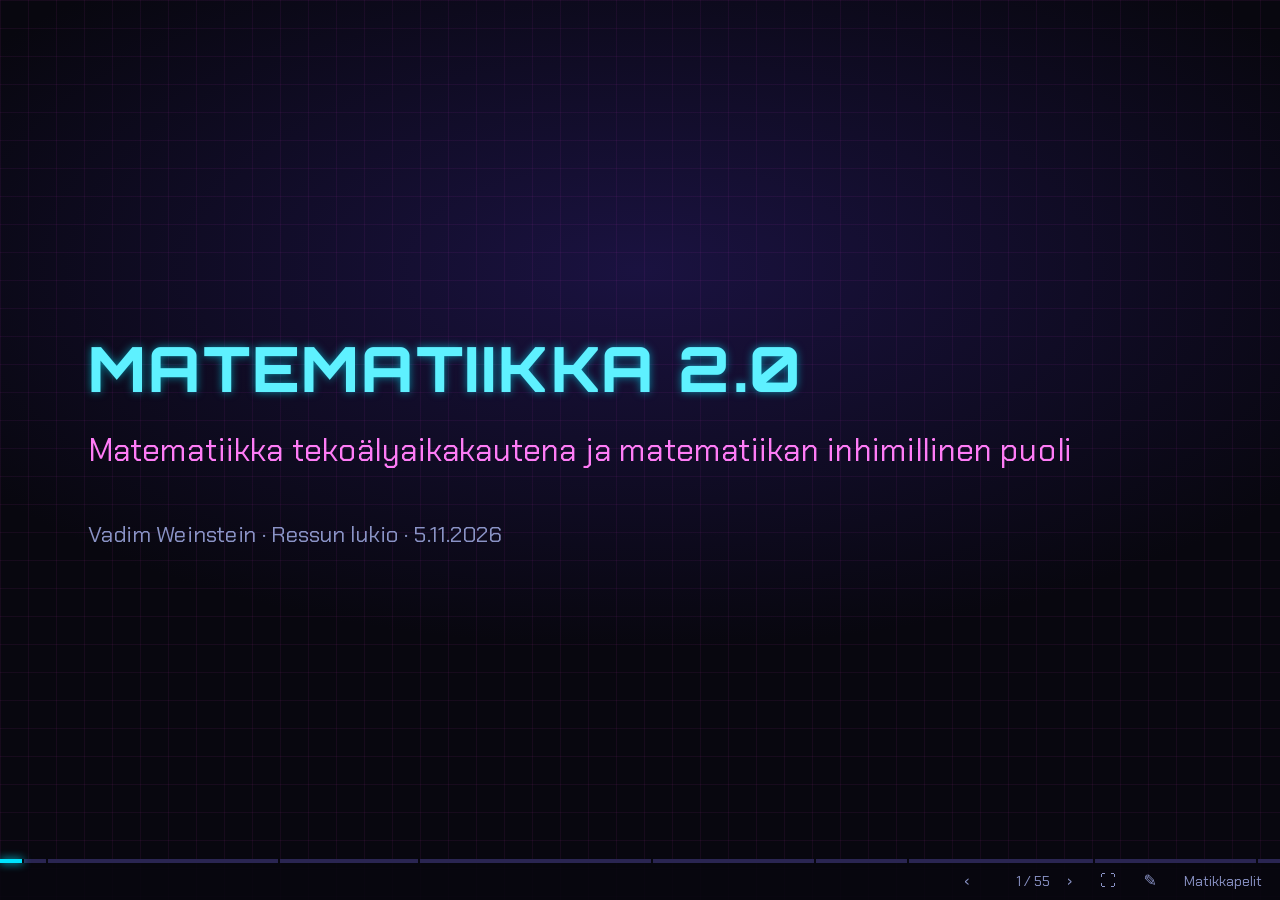
<file: games/esitelmat/ressu-2026/tekoaly/index.html>
<!DOCTYPE html>
<html lang="fi">
<head>
<meta charset="utf-8">
<meta name="viewport" content="width=device-width, initial-scale=1">
<title>Matematiikka 2.0 · Matikkapelit</title>
<link rel="stylesheet" href="../../../../assets/theme.css">
<style>
/* A slide deck on a fixed 1600 × 900 stage, scaled to the window (16:9).
   Slides are the section.slide elements below; data-part says which
   part of the talk a slide belongs to (PARTS in the script). Elements with
   class "f" appear one at a time. <aside class="notes"> is shown with N. */
body.deck{ height:100dvh; overflow:hidden; }
#viewport{ position:fixed; inset:0 0 40px 0; overflow:hidden; }
#stage{
  position:absolute; left:50%; top:50%; width:1600px; height:900px;
  transform:translate(-50%,-50%) scale(var(--s,1)); transform-origin:center;
}
.slide{
  position:absolute; inset:0; padding:100px 110px 70px; display:none;
  flex-direction:column; justify-content:center; gap:30px;
  font-size:34px; line-height:1.35;
}
.slide.on{ display:flex; animation:slide-in .35s ease; }
@keyframes slide-in{ from{ opacity:0; transform:translateY(10px) } to{ opacity:1; transform:none } }
.slide .notes{ display:none; }

.kicker{
  position:absolute; top:44px; left:110px; font:600 20px var(--ui);
  letter-spacing:.18em; text-transform:uppercase; color:var(--magenta-ink); opacity:.8;
}
.slide h2{
  margin:0; font-family:var(--display); font-weight:800; font-size:52px; line-height:1.15;
  letter-spacing:.04em; text-transform:uppercase; color:var(--accent-ink); text-shadow:var(--glow-text);
}
.slide p{ margin:0; }
.muted{ color:var(--muted); }
.small{ font-size:24px; }
.gold{ color:var(--gold); }
.mag{ color:var(--magenta-ink); }
.cyan{ color:var(--accent-ink); }
.green{ color:var(--green-ink); }

ul.pts{ margin:0; padding:0; list-style:none; display:flex; flex-direction:column; gap:18px; }
ul.pts li{ padding-left:44px; position:relative; }
ul.pts li::before{ content:"▸"; position:absolute; left:6px; color:var(--accent); }
ul.pts.tight{ gap:10px; }

.big{ font-size:62px; font-weight:600; line-height:1.2; text-align:center; }
.big.left{ text-align:left; }
.center{ text-align:center; align-items:center; }

/* fragments */
.f{ opacity:0; transform:translateY(12px); transition:opacity .35s ease, transform .35s ease; }
.f.shown{ opacity:1; transform:none; }

/* layouts */
.cols{ display:grid; grid-template-columns:1fr auto; gap:70px; align-items:center; }
.cols.even{ grid-template-columns:1fr 1fr; align-items:stretch; }
.stack{ display:flex; flex-direction:column; gap:26px; }

/* faces: every person mentioned on a slide gets one */
.faces{ display:flex; gap:28px; align-items:flex-start; }
.face{ margin:0; width:220px; text-align:center; }
.face img{
  width:220px; height:275px; object-fit:cover; display:block; border-radius:var(--radius);
  border:1px solid rgba(0,229,255,.55); box-shadow:0 0 18px rgba(0,229,255,.25);
}
.face figcaption{ margin-top:10px; font-size:24px; line-height:1.2; font-weight:600; }
.face figcaption small{ display:block; font-size:19px; font-weight:400; color:var(--muted); margin-top:3px; }
.faces.sm .face{ width:170px; }
.faces.sm .face img{ width:170px; height:212px; }
.face.missing .ph{
  width:220px; height:275px; display:grid; place-items:center; border-radius:var(--radius);
  border:2px dashed var(--line); color:var(--muted); font-size:20px; padding:16px;
}

/* demo frames: filled in later, one demo at a time */
.demo{
  border:2px dashed rgba(0,229,255,.45); border-radius:6px; min-height:440px; flex:1;
  display:flex; flex-direction:column; justify-content:center; align-items:center; gap:14px;
  text-align:center; color:var(--muted); padding:30px 40px; background:rgba(0,229,255,.03);
}
.demo .tag{ font:700 22px var(--display); letter-spacing:.14em; color:var(--accent-ink); }
.demo .what{ font-size:30px; color:var(--ink); }
.demo .how{ font-size:22px; max-width:900px; }

/* Pictures that follow the fragments: a fragment's data-viz is a list of words,
   and the .viz box gets those of the last shown fragment that has one, as
   data-state (CSS picks parts with [data-state~="word"]). <i class="f step">
   inside a row is an extra press that only moves the picture on.
   On a .grow slide rows not yet shown take no room, so the one picture box
   sits under the newest row. */
.grow{ justify-content:flex-start; }
.grow .cols.top{ align-items:start; flex:1; min-height:0; }
.grow .stack.fill{ height:100%; min-height:0; }
.grow ul.pts li.f:not(.shown){ display:none; }
.grow ul.pts li.f.shown{ animation:slide-in .35s ease; }
.f.step{ display:none !important; }
.viz{ position:relative; flex:1; min-height:0; }
.grow .viz{ transition:opacity .3s ease; }
.grow .viz[data-state=""]{ opacity:0; }
.viz .pane{ position:absolute; inset:0; width:100%; height:100%; }
.viz.side{ width:620px; height:640px; flex:none; }
/* Eulerin lause: the picture at the top, the last paragraph under both columns */
.euler .cols{ align-items:start; }
.euler .stack{ gap:18px; }
.euler .viz.side{ width:540px; height:540px; }

/* Eulerin oivallus: map → river and bridges → graph → what happens at the island */
.kb .map{ filter:invert(1) brightness(.85); opacity:0; transition:opacity .6s ease; }
.kb .hl ellipse{ fill:rgba(255,225,77,.55); stroke:var(--gold); stroke-width:1.5; }
.kb .hl{ opacity:0; transition:opacity .4s ease; filter:drop-shadow(0 0 4px rgba(255,225,77,.7)); }
[data-state~="map"] .kb .map{ opacity:.9; }
[data-state~="map"] .kb .hl{ opacity:1; }
/* Königsbergin sillat: the same map standing still, the river in cyan */
.kb-still .kb .map{ opacity:.9; }
.kb-still .kb .hl{ opacity:1; }
.kb-still .river path{ fill:none; stroke:var(--accent); stroke-opacity:.4; stroke-width:18; stroke-linejoin:round; stroke-linecap:round; }
.kb-still .river{ filter:drop-shadow(0 0 6px rgba(0,229,255,.6)); }
.kb .water path{ fill:none; stroke:var(--accent); stroke-opacity:.28; stroke-width:20; stroke-linejoin:round; }
.kb .water, .kb .bridges{ opacity:0; transition:opacity .6s ease; }
.kb .bridges line{ stroke:var(--gold); stroke-width:8; stroke-linecap:round; }
.kb .bridges{ filter:drop-shadow(0 0 4px rgba(255,225,77,.6)); }
[data-state~="sketch"] .kb .water, [data-state~="sketch"] .kb .bridges{ opacity:1; }
[data-state~="graph"] .kb .water{ opacity:.35; }
/* once it is a graph, zoom in on it (it fills only the middle of the map) */
.kb .cam{ transform-box:view-box; transition:transform 1s ease .3s; }
[data-state~="graph"] .kb .cam{ transform:translate(314px,218px) scale(1.5) translate(-380px,-225px); }
[data-state~="graph"] .kb .bridges{ transition-delay:.7s; }
.kb .edges, .kb .nodes{ filter:var(--glow-cyan); }
.kb .edges path{ fill:none; stroke:var(--accent); stroke-width:3; stroke-dasharray:1; stroke-dashoffset:1; transition:stroke-dashoffset .9s ease; }
.kb .nodes circle{ fill:var(--bg); stroke:var(--accent); stroke-width:3; transform-box:fill-box; transform-origin:center; transform:scale(0); transition:transform .5s ease; }
[data-state~="graph"] .kb .edges path{ stroke-dashoffset:0; }
[data-state~="graph"] .kb .nodes circle{ transform:scale(1); }
.kb .ov{ fill:none; stroke-width:6; opacity:0; transition:opacity .4s ease; }
.kb .ov-m{ filter:var(--glow-magenta); } .kb .ov-m .ov{ stroke:var(--magenta); }
.kb .ov-g .ov{ stroke:var(--gold); }
.kb .ov-r .ov{ stroke:var(--red); stroke-dasharray:10 8; }
.kb .ov-r text.q{ fill:var(--red); stroke:none; font:700 34px var(--ui); }
[data-state~="in"] .kb .in, [data-state~="out"] .kb .out,
[data-state~="pairs"] .kb .ov{ opacity:1; }
.kb .deg{ opacity:0; transition:opacity .4s ease; filter:var(--glow-magenta); }
.kb .deg circle{ fill:var(--bg); stroke:var(--magenta); stroke-width:3; }
.kb .deg text{ fill:var(--magenta-ink); font:700 22px var(--ui); text-anchor:middle; dominant-baseline:central; }
[data-state~="deg"] .kb .deg{ opacity:1; }

/* Eulerin lause: a big graph, odd nodes in magenta, two attempts that get stuck */
.sq .e{ stroke:var(--accent); stroke-width:1.6; opacity:.75; }
.sq .n{ fill:var(--bg); stroke:var(--accent); stroke-width:1.6; }
.sq .n.odd{ stroke:var(--magenta); fill:rgba(255,61,242,.35); }
.sq .lines{ filter:var(--glow-cyan); }
.sq .trail{ fill:none; stroke:var(--gold); stroke-width:4.5; stroke-linejoin:round; stroke-linecap:round; stroke-dasharray:1; stroke-dashoffset:1; opacity:0; }
.sq .trails{ filter:drop-shadow(0 0 4px rgba(255,225,77,.6)); }
.sq .start{ fill:var(--gold); opacity:0; }
.sq .stuck{ fill:none; stroke:var(--red); stroke-width:3; opacity:0; }
[data-state~="try1"] .sq .k1, [data-state~="try2"] .sq .k2{ opacity:1; }
[data-state~="try1"] .sq .trail.k1, [data-state~="try2"] .sq .trail.k2{ stroke-dashoffset:0; transition:stroke-dashoffset 4s linear; }
[data-state~="try1"] .sq .stuck.k1, [data-state~="try2"] .sq .stuck.k2{ transition:opacity .3s ease 4s; animation:stuck-pulse 1s ease 4.2s 3; }
/* the changed graph: dropped edges fade to dashes, new ones draw in, odd nodes turn even */
.sq .e{ transition:opacity .6s ease; }
.sq .e.add{ stroke-dasharray:1; stroke-dashoffset:1; opacity:0; }
[data-state~="even"] .sq .e.drop{ opacity:.25; stroke-dasharray:4 6; }
[data-state~="even"] .sq .e.add{ opacity:1; stroke-dashoffset:0; stroke-width:2.6; transition:stroke-dashoffset .8s ease .4s, opacity .2s ease .4s; }
.sq .n{ transition:stroke .6s ease, fill .6s ease; }
[data-state~="even"] .sq .n.odd{ stroke:var(--accent); fill:var(--bg); transition-delay:1s; }
.sq .home{ fill:none; stroke:var(--gold); stroke-width:3; opacity:0; }
[data-state~="circ"] .sq .k3{ opacity:1; }
[data-state~="circ"] .sq .trail.k3{ stroke-dashoffset:0; transition:stroke-dashoffset 9s linear; }
[data-state~="circ"] .sq .home{ opacity:0; animation:home-pulse 1s ease 9s 3 forwards; }
@keyframes home-pulse{ 0%{ opacity:0; transform:scale(.6) } 50%{ opacity:1; transform:scale(1.15) } 100%{ opacity:1; transform:none } }
.sq .home{ transform-box:fill-box; transform-origin:center; }
@keyframes stuck-pulse{ 50%{ stroke-width:7; } }

/* Eulerin polku: the house */
s.strike{ text-decoration:none; position:relative; color:var(--muted); text-shadow:none; }
s.strike::after{ content:""; position:absolute; left:-4%; right:-4%; top:46%; height:5px; background:var(--magenta); transform:rotate(-8deg); box-shadow:0 0 8px var(--magenta); }
.house .lines{ filter:var(--glow-cyan); }
.house line{ stroke:var(--accent); stroke-width:3; transition:opacity .5s ease, stroke-dashoffset .8s ease; }
.house circle{ fill:var(--bg); stroke:var(--accent); stroke-width:3; transition:opacity .5s ease, fill .3s ease, stroke .3s ease; }
[data-state~="cut"] .house .ceil{ stroke:var(--red); stroke-dasharray:8 8; opacity:.6; }
[data-state~="deg1"] .house .o1, [data-state~="deg3"] .house .o3{ stroke:var(--magenta); fill:rgba(255,61,242,.45); }
.house .trails{ filter:drop-shadow(0 0 5px rgba(255,225,77,.7)); }
.house .trail{ fill:none; stroke:var(--gold); stroke-width:6; stroke-linejoin:round; stroke-linecap:round; stroke-dasharray:1; stroke-dashoffset:1; opacity:0; transition:opacity .3s ease; }
[data-state~="trail1"] .house .t1{ opacity:.9; stroke-dashoffset:0; transition:stroke-dashoffset 3.5s linear; }
.house .dl{ opacity:0; transition:opacity .4s ease; }
.house .dl text{ fill:var(--ink); font:700 24px var(--ui); text-anchor:middle; dominant-baseline:central; }
.house .dl text.odd{ fill:var(--magenta-ink); }
[data-state~="deg1"] .house .d1, [data-state~="deg3"] .house .d3{ opacity:1; }


/* Yhä syvemmälle: an upside-down pyramid, the dot (me) goes down and out */
.tower-cols{ grid-template-columns:auto 1fr; gap:40px; align-items:center; }
.tower-cols > .stack{ justify-content:center; }
.book .pics{ display:flex; gap:16px; align-items:flex-end; }
.book img{ display:block; border-radius:var(--radius); border:1px solid rgba(0,229,255,.55); box-shadow:0 0 18px rgba(0,229,255,.25); }
.book .cover{ height:300px; }
.book .photo{ height:300px; width:300px; object-fit:cover; }
.book .photo.bw{ width:340px; object-position:30% 50%; filter:grayscale(1) contrast(1.05); }
.book .photo.wide{ width:420px; }
.book .photo.tall{ width:250px; }
.book.p3b .cover, .book.p3b .photo{ height:375px; }   /* the new book and its launch, 25 % bigger */
.book.p3b .photo{ width:304px; }
.tower-pics{ display:grid; width:660px; flex:none; }
.tower-pics .book{ grid-area:1 / 1; margin:0; opacity:0; transform:translateY(12px); transition:opacity .5s ease, transform .5s ease; }
.tower-pics:not([data-state*="at"]) .p0, .tower-pics[data-state~="at1"] .p1, .tower-pics[data-state~="at2"] .p2,
.tower-pics[data-state~="at3"]:not([data-state~="j2"]) .p3, .tower-pics[data-state~="j2"] .p3b, .tower-pics[data-state~="at4"] .p4{ opacity:1; transform:none; transition-delay:.25s; }
.tower-cols > .steps{ display:none; }
.book figcaption{ margin-top:14px; font-size:24px; line-height:1.3; }
.book figcaption .facts{ margin:8px 0 0; padding:0; list-style:none; font-size:21px; line-height:1.3; color:var(--muted); }
.book figcaption .facts li{ padding-left:22px; position:relative; margin-top:4px; }
.book figcaption .facts li::before{ content:"▸"; position:absolute; left:0; color:var(--accent); }
.book figcaption .suom{ display:block; font-size:21px; color:var(--muted); }
.book figcaption small{ display:block; font-size:22px; color:var(--magenta-ink); margin-top:4px; }
.tower-viz{ height:600px; }
.tower .fl{ opacity:0; transition:opacity .6s ease, filter .6s ease; filter:var(--glow-cyan); }
.tower .fl0, [data-state~="f1"] .tower .fl1, [data-state~="f2"] .tower .fl2, [data-state~="f3"] .tower .fl3{ opacity:1; }
.tower polygon{ fill:rgba(0,229,255,.07); stroke:var(--accent); stroke-width:2.5; transition:stroke .6s ease, fill .6s ease; }
.tower text{ text-anchor:middle; }
.tower text.t{ fill:var(--accent-ink); font:800 30px var(--display); letter-spacing:.06em; text-transform:uppercase; transition:fill .6s ease; }
.tower text.s{ fill:var(--muted); font:400 21px var(--ui); }
[data-state~="cold"] .tower .fl3{ filter:none; }
[data-state~="cold"] .tower .fl3 polygon{ stroke:var(--muted); fill:rgba(255,255,255,.03); stroke-dasharray:6 6; }
[data-state~="cold"] .tower .fl3 text.t{ fill:var(--muted); }
.tower .abstract{ fill:var(--muted); font:italic 400 24px var(--ui); opacity:0; transition:opacity .6s ease; }
[data-state~="cold"] .tower .abstract{ opacity:1; }
.tower .cog{ opacity:0; transition:opacity .6s ease .5s; filter:var(--glow-magenta); }
.tower .cog rect{ fill:rgba(255,61,242,.08); stroke:var(--magenta); stroke-width:2.5; }
.tower .cog text.t{ fill:var(--magenta-ink); font-size:24px; }
[data-state~="at4"] .tower .cog{ opacity:1; }
.tower .trail line{ stroke:var(--magenta); stroke-width:3; stroke-dasharray:1; stroke-dashoffset:1; opacity:.8; transition:stroke-dashoffset .9s ease; }
[data-state~="at1"] .tower .t1, [data-state~="at2"] .tower .t1, [data-state~="at2"] .tower .t2,
[data-state~="at3"] .tower .t1, [data-state~="at3"] .tower .t2, [data-state~="at3"] .tower .t3,
[data-state~="at4"] .tower line{ stroke-dashoffset:0; }
.tower .me{ fill:var(--magenta); filter:var(--glow-magenta); transform:translate(685px,85px); transition:transform .9s ease; }
[data-state~="at1"] .tower .me{ transform:translate(625px,215px); }
[data-state~="at2"] .tower .me{ transform:translate(565px,345px); }
[data-state~="at3"] .tower .me{ transform:translate(505px,475px); }
[data-state~="at4"] .tower .me{ transform:translate(590px,475px); }

/* DNA:n sekvensointi: reads fly onto the edges of their graph, then the Euler path spells the genome */
.dna .viz.side{ width:680px; height:520px; }
.dna .net{ filter:var(--glow-cyan); }
.dna .edge{ fill:none; stroke:var(--accent); stroke-width:3; }
.dna .node circle{ fill:var(--bg); stroke:var(--accent); stroke-width:3; }
.dna .node text, .dna .card text, .dna .gen text{ font:700 24px var(--ui); letter-spacing:.06em; text-anchor:middle; dominant-baseline:central; }
.dna .node text{ fill:var(--ink); }
.dna .card rect{ fill:var(--bg); stroke:var(--muted); stroke-width:2; transition:stroke .3s ease; }
.dna .card text{ fill:var(--ink); transition:fill .3s ease; }
.dna .card.used rect{ stroke:var(--gold); }
.dna .card.used text{ fill:var(--gold); }
.dna .trail{ fill:none; stroke:var(--gold); stroke-width:6; stroke-linejoin:round; stroke-linecap:round; opacity:.8; filter:drop-shadow(0 0 5px rgba(255,225,77,.7)); }
.dna .gen text{ fill:var(--gold); font-size:34px; }
.dna .gen .lab{ fill:var(--muted); font:400 24px var(--ui); text-anchor:end; letter-spacing:0; }

/* Hamiltonin polku: the dodecahedron of Hamilton's Icosian game, a cycle through its 20 corners */
.dodg .lines{ filter:var(--glow-cyan); }
.dodg line{ stroke:var(--accent); stroke-width:3; }
.dodg circle{ fill:var(--bg); stroke:var(--accent); stroke-width:3; transition:fill .25s ease, stroke .25s ease; }
.dodg circle.seen{ fill:var(--gold); stroke:var(--gold); }
.dodg .trail{ fill:none; stroke:var(--gold); stroke-width:7; stroke-linejoin:round; stroke-linecap:round; opacity:.85; filter:drop-shadow(0 0 5px rgba(255,225,77,.7)); }

/* Onko olemassa Hamiltonin polkua: two graphs side by side */
.hamq{ gap:24px; }
.hq-pair{ display:flex; gap:120px; justify-content:center; }
.hq{ width:430px; height:430px; overflow:visible; }
.hq .lines{ filter:var(--glow-cyan); }
.hq line{ stroke:var(--accent); stroke-width:3; }
.hq circle{ fill:var(--bg); stroke:var(--accent); stroke-width:3; transition:fill .2s ease, stroke .2s ease; }
.hq circle.seen{ fill:var(--gold); stroke:var(--gold); }
.hq circle.miss{ fill:var(--magenta); stroke:var(--magenta); }
.hq .trail{ fill:none; stroke:var(--gold); stroke-width:7; stroke-linejoin:round; stroke-linecap:round; opacity:.85; filter:drop-shadow(0 0 5px rgba(255,225,77,.7)); }
.hq-viz{ flex:none; }
.hamq .f{ display:flex; flex-direction:column; gap:14px; }
/* Pölynimurirobotti: a flat with a robot vacuum; rooms are nodes, doors edges */
.ham{ gap:22px; }
.ham .cols{ gap:50px; }
.ham .stack{ gap:20px; }
.ham .viz.side{ width:580px; height:420px; }
.ham .walls{ filter:var(--glow-cyan); }
.ham .walls path{ fill:none; stroke:var(--accent); stroke-width:5; stroke-linecap:square; }
.ham .room{ fill:transparent; transition:fill .4s ease; }
.ham .room.seen{ fill:rgba(255,225,77,.13); }
.ham .room.miss{ fill:rgba(255,61,242,.2); }
.ham .rname{ fill:var(--muted); font:400 19px var(--ui); }
.ham .net{ opacity:0; transition:opacity .5s ease; }
.ham [data-state~="graph"] .net{ opacity:1; }
.ham .net polyline{ fill:none; stroke:var(--accent); stroke-width:2.5; stroke-dasharray:6 6; opacity:.7; }
.ham .net circle{ fill:var(--bg); stroke:var(--accent); stroke-width:3; }
.ham .trail{ fill:none; stroke:var(--gold); stroke-width:6; stroke-linejoin:round; stroke-linecap:round; opacity:.8; filter:drop-shadow(0 0 5px rgba(255,225,77,.7)); }
.ham .dock{ filter:drop-shadow(0 0 5px rgba(255,154,61,.7)); }
.ham .dock rect{ fill:rgba(255,154,61,.15); stroke:var(--orange); stroke-width:2.5; }
.ham .dock path{ fill:var(--orange); }
.ham .vac circle{ fill:var(--gold); }
.ham .vac{ filter:drop-shadow(0 0 6px rgba(255,225,77,.9)); }
.ham .vac .eye{ fill:var(--bg); }
.ham .stuck{ fill:var(--magenta-ink); font:600 22px var(--ui); text-anchor:middle; opacity:0; transition:opacity .4s ease; }
.ham .stuck.on{ opacity:1; }

/* Verkkoteoria ja topologia: the metro as a map and as a line map */
.metro{ padding:84px 110px 50px; gap:18px; }
.metro figure{ margin:0; }
.metro img{ display:block; border-radius:var(--radius); border:1px solid rgba(0,229,255,.55); box-shadow:0 0 18px rgba(0,229,255,.25); }
.metro figcaption{ font-size:22px; color:var(--muted); margin-top:6px; }
.metro-top{ display:flex; gap:44px; align-items:center; }
.metro-top img{ height:400px; }
.metro-top p{ font-size:36px; }
.metro > figure img{ width:100%; }

.red{ color:var(--red); }

/* Tekoälymallit ovat universaaleja: a Turing machine counting in binary */
.tape .cell rect{ fill:rgba(0,229,255,.05); stroke:var(--accent); stroke-width:2; transition:fill .3s ease; }
.tape .cell.w rect{ fill:rgba(255,225,77,.4); transition:none; }
.tape .cell text{ fill:var(--ink); font:600 34px var(--ui); text-anchor:middle; dominant-baseline:central; }
.tape .cells{ filter:var(--glow-cyan); }
.tape .head path{ fill:rgba(255,225,77,.12); stroke:var(--gold); stroke-width:3; stroke-linejoin:round; }
.tape .head text{ fill:var(--gold); font:700 24px var(--ui); text-anchor:middle; }
.tape .head{ filter:drop-shadow(0 0 6px rgba(255,225,77,.6)); }
.tape .lbl{ fill:var(--muted); font:400 22px var(--ui); text-anchor:middle; }
.tape-col{ align-items:center; gap:10px; }
.tape-col .viz.side{ height:400px; }
.face.turing{ width:340px; }
.face.turing img{ margin:0 auto; width:184px; height:230px; }
.tape .num{ fill:var(--accent-ink); font:600 30px var(--ui); text-anchor:middle; }

/* Punainen nappi and Häirikkö H: boxes, wires, lamps, the button */
.rbtn text, .dgm text{ text-anchor:middle; }
.rbtn .box, .dgm .box{ fill:rgba(0,229,255,.06); stroke:var(--accent); stroke-width:2.5; }
.rbtn .big, .dgm .big{ fill:var(--accent-ink); font:700 30px var(--ui); }
.rbtn .io, .dgm .io{ fill:var(--ink); font:italic 600 28px var(--ui); }
.rbtn .wire, .dgm .wire{ fill:none; stroke:var(--accent); stroke-width:3; opacity:.8; }
.rbtn .mach, .rbtn .checker, .dgm .dbody{ filter:var(--glow-cyan); }
.rbtn .lt, .dgm .lt{ fill:var(--muted); font:400 22px var(--ui); text-anchor:start; }
.lamp{ stroke-width:3; transition:fill .4s ease, filter .4s ease; }
.lamp.g{ stroke:var(--green); fill:rgba(57,255,158,.08); }
.lamp.r{ stroke:var(--red); fill:rgba(255,61,110,.08); }
.redbtn .base{ fill:#3a0d1c; stroke:var(--red); stroke-width:2; }
.redbtn .cap{ fill:var(--red); filter:drop-shadow(0 0 12px rgba(255,61,110,.75)); transition:transform .25s ease, filter .25s ease; }
.redbtn .lbl{ fill:var(--muted); font:400 22px var(--ui); }
.rbtn .checker{ opacity:0; transition:opacity .6s ease; }
[data-state~="s"] .rbtn .checker{ opacity:1; }
.rbtn .sight{ fill:none; stroke:var(--accent); stroke-width:2; stroke-dasharray:6 7; opacity:.6; }
.rbtn .glass{ fill:none; stroke:var(--accent-ink); stroke-width:4; }
/* S doesn't know yet: its lamps take turns */
[data-state~="s"] .rbtn .lamp.g{ animation:lamp-g 1.6s ease-in-out infinite; }
[data-state~="s"] .rbtn .lamp.r{ animation:lamp-r 1.6s ease-in-out infinite; }
@keyframes lamp-g{ 0%, 100%{ fill:rgba(57,255,158,.08); } 25%{ fill:var(--green); } 50%{ fill:rgba(57,255,158,.08); } }
@keyframes lamp-r{ 0%, 50%, 100%{ fill:rgba(255,61,110,.08); } 75%{ fill:var(--red); } }

.dslide .stack p{ font-size:27px; }
.dslide .stack{ gap:16px; }
.dslide .viz.side{ width:520px; height:440px; }
.dslide .cols{ gap:50px; }
.dslide .formal{ display:flex; flex-direction:column; gap:2px; padding:10px 18px; border-left:3px solid var(--accent); background:rgba(0,229,255,.05); border-radius:0 var(--radius) var(--radius) 0; }
.dslide .formal p{ font-size:25px; white-space:nowrap; }
.dslide .formal p.muted{ font-size:20px; }
.dgm .dbody, .dgm .redbtn{ opacity:0; transition:opacity .6s ease; }
[data-state~="d"] .dgm .dbody, [data-state~="d"] .dgm .redbtn{ opacity:1; }
.dgm .dbox{ fill:rgba(255,61,242,.05); stroke:var(--magenta); stroke-width:3; }
.dgm .dname{ fill:var(--magenta-ink); font:800 42px var(--display); }
.dgm .arg{ fill:var(--ink); font:600 24px var(--ui); }
.dgm .wl{ fill:var(--muted); font:400 20px var(--ui); }
.dgm .ld, .dgm .lx{ transition:opacity .4s ease; }
.dgm .ld{ opacity:0; }
[data-state~="self"] .dgm .ld{ opacity:1; transition-delay:.9s; }
[data-state~="self"] .dgm .lx{ opacity:0; transition-delay:.9s; }
.dgm .paper{ transform:translate(22px, 440px); transition:transform 1s ease, opacity .5s ease; opacity:0; }
.dgm .paper path{ fill:rgba(255,61,242,.12); stroke:var(--magenta); stroke-width:2.5; stroke-linejoin:round; }
.dgm .paper text{ fill:var(--magenta-ink); font:italic 700 30px var(--ui); }
.dgm .plbl{ fill:var(--magenta-ink); font:400 22px var(--ui); text-anchor:start; opacity:0; transition:opacity .5s ease; }
[data-state~="d"] .dgm .paper, [data-state~="d"] .dgm .plbl{ opacity:1; }
[data-state~="self"] .dgm .paper{ transform:translate(6px, 150px) scale(.8); }
[data-state~="self"] .dgm .plbl{ opacity:0; }
/* case 1: S says safe, so D presses */
[data-state~="c1"] .dgm .lamp.g{ fill:var(--green); filter:drop-shadow(0 0 8px rgba(57,255,158,.9)); }
[data-state~="c1"] .dgm .press{ stroke:var(--green); stroke-dasharray:10 8; animation:wire-run .6s linear infinite; opacity:1; }
@keyframes wire-run{ to{ stroke-dashoffset:-18; } }
.dgm .redbtn .cap{ transform-box:fill-box; transform-origin:center; }
[data-state~="c1"] .dgm .redbtn .cap{ transform:scale(.86) translateY(6px); filter:drop-shadow(0 0 26px rgba(255,61,110,1)); transition-delay:.8s; }
.dgm .pressed{ fill:var(--red); font:800 19px var(--display); letter-spacing:.06em; opacity:0; transition:opacity .3s ease; }
[data-state~="c1"] .dgm .pressed{ opacity:1; transition-delay:1s; }
/* case 2: S says unsafe, so D does nothing */
[data-state~="c2"] .dgm .lamp.r{ fill:var(--red); filter:drop-shadow(0 0 8px rgba(255,61,110,.9)); }
[data-state~="c2"] .dgm .idle{ stroke:var(--red); opacity:1; }
[data-state~="c2"] .dgm .redbtn .cap{ fill:#5a1a2c; filter:none; }
.dgm .stamp{ opacity:0; }
.dgm .stamp rect{ fill:rgba(255,61,110,.1); stroke:var(--red); stroke-width:4; }
.dgm .stamp text{ fill:var(--red); font:800 34px var(--display); letter-spacing:.1em; }
[data-state~="c1"] .dgm .stamp, [data-state~="c2"] .dgm .stamp{ animation:stamp .4s ease 1.4s forwards; }
@keyframes stamp{ from{ opacity:0; transform:translate(300px, 480px) rotate(-8deg) scale(1.6); } to{ opacity:1; transform:translate(300px, 480px) rotate(-8deg) scale(1); } }
.dgm .stamp{ transform-box:view-box; }
/* no S after all */
[data-state~="none"] .dgm .box.s{ stroke:var(--muted); stroke-dasharray:8 8; fill:none; }
[data-state~="none"] .dgm .sname, [data-state~="none"] .dgm .arg{ fill:var(--muted); }
[data-state~="none"] .dgm .stamp{ animation:none; opacity:1; transform:translate(300px, 480px) rotate(-8deg); }


/* a slide that is one big photo with a caption */
.photo-slide{ padding:78px 60px 40px; gap:0; }
.photo-slide figure{ margin:0; flex:1; min-height:0; display:flex; flex-direction:column; align-items:center; justify-content:flex-end; gap:10px; }
.photo-slide img{ max-width:100%; min-height:0; flex:0 1 auto; object-fit:contain; border-radius:var(--radius); border:1px solid rgba(0,229,255,.55); box-shadow:0 0 18px rgba(0,229,255,.25); }
.photo-slide figcaption{ font-size:30px; text-align:center; line-height:1.25; }
.photo-slide figcaption small{ display:block; font-size:24px; color:var(--muted); margin-top:1px; }

/* Kahden maailman välissä: a Venn diagram */
.venn text{ text-anchor:middle; }
.venn text.t{ font:600 34px var(--ui); }
.venn text.s{ font:400 24px var(--ui); fill:var(--muted); }
.venn .vc circle{ stroke-width:3; transition:fill .6s ease; }
.venn .vl circle{ fill:rgba(0,229,255,.06); stroke:var(--accent); }
.venn .vl text.t{ fill:var(--accent-ink); }
.venn .vl{ filter:var(--glow-cyan); }
.venn .vr circle{ fill:rgba(255,61,242,.06); stroke:var(--magenta); }
.venn .vr text.t{ fill:var(--magenta-ink); }
.venn .vr{ filter:var(--glow-magenta); opacity:0; transition:opacity .6s ease; }
[data-state~="r"] .venn .vr{ opacity:1; }
.venn .vx{ opacity:0; transition:opacity .8s ease; }
.venn .vx circle{ fill:rgba(255,225,77,.16); stroke:none; }
.venn .vx text.t{ fill:var(--gold); font-family:var(--display); font-weight:800; font-size:30px; letter-spacing:.06em; text-transform:uppercase; }
.venn .vx text.s{ fill:var(--ink); }
[data-state~="x"] .venn .vx{ opacity:1; }
[data-state~="x"] .venn .vl text.s, [data-state~="x"] .venn .vr text.s{ opacity:.5; }
.venn .me{ fill:var(--magenta); filter:var(--glow-magenta); opacity:0; transition:opacity .6s ease .4s; }
[data-state~="x"] .venn .me{ opacity:1; }

/* Robotti labyrintissa and the morph: built by the script */
.maze-viz, .morph-viz, .cover-viz{ flex:1; min-height:0; }
.maze .walls, .morph .walls{ filter:var(--glow-cyan); }
.maze .walls path, .morph .walls path{ fill:none; stroke:var(--accent); stroke-width:4; stroke-linecap:square; }
.maze .isl path{ transition:stroke .6s ease; }
[data-state~="isl"] .maze .isl path{ stroke:var(--magenta); }
[data-state~="isl"] .maze .isl{ filter:var(--glow-magenta); }
.maze .gone{ fill:none; stroke:var(--magenta); stroke-width:2.5; stroke-dasharray:5 5; opacity:.8; }
.maze .exit, .morph .exit{ fill:var(--gold); font:700 22px var(--ui); letter-spacing:.1em; }
.maze .cap, .morph .cap{ fill:var(--muted); font:400 24px var(--ui); text-anchor:middle; }
.maze .trail, .morph .trail{ fill:none; stroke:var(--gold); stroke-width:4; stroke-linejoin:round; stroke-linecap:round; opacity:.75; }
.maze .door{ fill:none; stroke:var(--green); stroke-width:4; stroke-linecap:round; stroke-linejoin:round; filter:drop-shadow(0 0 5px rgba(57,255,158,.7)); }
.maze .robot, .morph .robot{ fill:var(--gold); filter:drop-shadow(0 0 6px rgba(255,225,77,.9)); }
.maze .trail.b{ stroke:var(--orange); }
.maze .robot.b{ fill:var(--orange); filter:drop-shadow(0 0 6px rgba(255,154,61,.9)); }
.maze .out{ fill:var(--gold); font:800 30px var(--display); letter-spacing:.08em; opacity:0; transition:opacity .4s ease; }
.maze .out.on{ opacity:1; }
.maze .forever{ fill:var(--magenta-ink); font:600 26px var(--ui); opacity:0; transition:opacity .4s ease; }
.maze .forever.on{ opacity:1; }
.morph .walls{ opacity:.45; transition:opacity 1s ease; }
[data-state~="morph"] .morph .walls{ opacity:0; }
.morph .region{ fill:rgba(0,229,255,.12); stroke:none; }
.morph .edge{ fill:none; stroke:var(--accent); stroke-width:3; stroke-linejoin:round; }
.morph .edge.isl{ stroke:var(--magenta); }
.morph .lines{ filter:var(--glow-cyan); }
.morph .gap{ fill:none; stroke:var(--green); stroke-width:7; stroke-linecap:round; stroke-dasharray:2 12; filter:drop-shadow(0 0 5px rgba(57,255,158,.8)); }
.morph .cap{ opacity:0; transition:opacity .6s ease; }
[data-state~="morph"] .morph .cap{ opacity:1; transition-delay:4.6s; }
.morph-txt{ gap:70px; }

/* Topology and AI */
.book-cols{ grid-template-columns:auto 1fr auto; gap:50px; }
.bookcover{ height:600px; display:block; border-radius:var(--radius); box-shadow:0 0 26px rgba(0,229,255,.3); }
.paper{ width:100%; max-width:620px; display:block; background:#fff; border-radius:var(--radius); padding:6px; }

/* Neljä maailmaa: four covers of the figure eight */
.cover .a{ stroke:var(--accent); }
.cover .b{ stroke:var(--magenta); }
.cover path, .cover line{ fill:none; stroke-linecap:round; }
.cover circle.a, .cover circle.b{ stroke-width:2.5; }
.cover .ga{ filter:var(--glow-cyan); }
.cover .gb{ filter:var(--glow-magenta); }
.cover .v{ fill:var(--ink); }
.cover .cap{ fill:var(--muted); font:400 24px var(--ui); text-anchor:middle; }
.cover .dots{ fill:var(--muted); font:700 24px var(--ui); }
.cover .robot{ fill:var(--gold); filter:drop-shadow(0 0 6px rgba(255,225,77,.9)); opacity:0; transition:opacity .4s ease; }
[data-state~="walk"] .cover .robot{ opacity:1; }

.divider{ justify-content:center; gap:18px; }
.divider .num{
  font:800 190px/1 var(--display); color:transparent; -webkit-text-stroke:2px var(--accent);
  filter:var(--glow-cyan);
}
.divider h2{ font-size:70px; }
.divider .sub{ font-size:30px; color:var(--muted); }

/* title */
.title-slide h1{
  margin:0; font:800 78px/1.12 var(--display); letter-spacing:.04em; text-transform:uppercase;
  color:var(--accent-ink); text-shadow:var(--glow-text);
}
.title-slide .sub{ font-size:40px; color:var(--magenta-ink); }
.title-slide .who{ font-size:28px; color:var(--muted); margin-top:30px; }

/* cards */
/* TikTok video: a 9:16 player beside the text */
.tt{ width:400px; height:711px; border-radius:var(--radius); overflow:hidden; border:1px solid rgba(0,229,255,.55); box-shadow:0 0 18px rgba(0,229,255,.25); background:#000; }
.tt iframe{ width:100%; height:100%; border:0; display:block; }
.tiktok .cols{ grid-template-columns:1fr auto; }
/* matikkapelit.fi: five games in a row */
.games-row{ display:grid; grid-template-columns:repeat(5,1fr); gap:24px; }
.games-row figure{ margin:0; }
.games-row a{ display:block; color:inherit; text-decoration:none; }
.games-row figure.f:not(.shown){ pointer-events:none; }
.games-row a img{ transition:box-shadow .2s ease, transform .2s ease; }
.games-row a:hover img{ box-shadow:0 0 30px rgba(0,229,255,.6); transform:translateY(-4px); }
.games-row img{ width:100%; aspect-ratio:1; object-fit:cover; display:block; border-radius:var(--radius); border:1px solid rgba(0,229,255,.55); box-shadow:0 0 18px rgba(0,229,255,.25); }
.games-row figcaption{ margin-top:12px; font-size:26px; font-weight:600; color:var(--accent-ink); line-height:1.2; }
.games-row figcaption small{ display:block; font-size:20px; font-weight:400; color:var(--muted); margin-top:3px; }
/* Kysymyksiä: the question as a smaller title, and three photos */
.slide h2.q{ font-size:40px; line-height:1.25; }
.q-cols{ font-size:28px; gap:50px; }
.q-cols .stack{ gap:14px; }
.q-pics{ display:flex; gap:40px; justify-content:center; }
.q-pics img{ height:420px; width:315px; object-fit:cover; display:block; border-radius:var(--radius); border:1px solid rgba(0,229,255,.55); box-shadow:0 0 18px rgba(0,229,255,.25); }
/* Liukuluvut: the formula, a binary number whose point can be dragged, the 0,1 + 0,2 sum */
.fp-formula{ display:flex; gap:26px; align-items:flex-end; justify-content:center; }
.fp-formula > div{ display:flex; flex-direction:column; align-items:center; gap:4px; }
.fp-formula .sym{ font:600 96px var(--ui); line-height:1; }
.fp-formula sup{ font-size:.55em; }
.fp-formula small{ font-size:22px; color:var(--muted); }
.fp-play{ display:flex; flex-direction:column; align-items:center; gap:22px; margin-top:10px; }
.fp-line{ display:flex; align-items:center; gap:30px; }
.fp-row{ display:flex; align-items:baseline; font:600 64px var(--ui); cursor:ew-resize; user-select:none; touch-action:none; padding:6px 18px; border:1px solid var(--line); border-radius:var(--radius); min-width:560px; justify-content:center; }
.fp-row .d{ width:46px; text-align:center; }
.fp-row .d.pad{ color:var(--muted); opacity:.55; }
.fp-row .pt{ color:var(--accent-ink); text-shadow:var(--glow-text); width:22px; text-align:center; }
.fp-btn{ font:600 40px var(--ui); width:64px; height:64px; border-radius:50%; border:1px solid rgba(0,229,255,.55); background:rgba(0,229,255,.06); color:var(--accent-ink); cursor:pointer; }
.fp-btn:hover{ background:rgba(0,229,255,.16); }
.fp-eq{ font-size:38px; }
.fp-eq sup{ font-size:.6em; }
.board-slide canvas{ position:absolute; left:50px; top:90px; width:1500px; height:750px; border:1px dashed var(--line); border-radius:var(--radius); background:rgba(255,255,255,.02); cursor:crosshair; touch-action:none; }
.board-hint{ position:absolute; right:60px; bottom:22px; font-size:18px; color:var(--muted); opacity:.6; }
.fp2{ gap:20px; }
.fp2-cols{ display:grid; grid-template-columns:auto 1fr; gap:40px; align-items:start; }
.fp2 .stack{ gap:14px; }
.bits{ display:grid; grid-template-columns:150px 34px 12px 720px 90px; row-gap:2px; font:500 20px ui-monospace, "DejaVu Sans Mono", Consolas, monospace; align-items:baseline; }
.bits .lab{ font:400 22px var(--ui); color:var(--muted); text-align:right; padding-right:12px; }
.bits .ip{ text-align:right; }
.bits .ex{ font-family:var(--ui); font-size:22px; padding-left:10px; }
.bits sup{ font-size:.65em; }
.bits .sum{ border-top:2px solid var(--muted); padding-top:2px; }
.bits .drop{ font-style:normal; color:var(--muted); text-decoration:line-through; }
.bits .mag{ font-weight:700; }
.term{ border:1px solid rgba(0,229,255,.45); border-radius:var(--radius); background:#05050a; box-shadow:0 0 18px rgba(0,229,255,.18); overflow:hidden; }
.term .tbar{ display:flex; gap:7px; align-items:center; padding:8px 12px; background:rgba(255,255,255,.06); font-size:17px; color:var(--muted); }
.term .tbar i{ width:11px; height:11px; border-radius:50%; background:var(--line); }
.term .tbar span{ margin-left:8px; }
.term pre{ margin:0; padding:14px 18px; font:500 22px/1.5 ui-monospace, "DejaVu Sans Mono", Consolas, monospace; color:var(--ink); }
.term .pr{ color:var(--muted); }
.term .out{ color:var(--gold); }
/* Robottihiiri: the toy on a white card */
.mouse-pic{ margin:0; align-self:center; }
.mouse-pic img{ display:block; height:500px; border-radius:var(--radius); border:1px solid rgba(0,229,255,.55); box-shadow:0 0 22px rgba(0,229,255,.25); }
/* Luku 4: kumpi? Two big cards to click */
.choose-cards{ display:grid; grid-template-columns:1fr 1fr; gap:50px; }
.pick{ position:relative; text-align:left; display:flex; flex-direction:column; gap:14px; padding:40px 44px; border-radius:var(--radius); border:2px solid rgba(0,229,255,.5); background:rgba(0,229,255,.05); color:var(--ink); font:400 28px/1.35 var(--ui); cursor:pointer; transition:background .2s ease, box-shadow .2s ease, transform .2s ease; }
.pick:hover{ background:rgba(0,229,255,.12); box-shadow:0 0 30px rgba(0,229,255,.35); transform:translateY(-4px); }
.pick b{ font:800 38px/1.15 var(--display); color:var(--accent-ink); text-transform:uppercase; letter-spacing:.03em; text-shadow:var(--glow-text); }
.pick .key{ position:absolute; top:16px; right:22px; font:700 26px var(--display); color:var(--muted); }
.pick.on{ border-color:var(--gold); }
/* Hopfieldin verkko: the grid, the memories, the buttons and the energy */
.hopf{ gap:26px; }
.hop{ display:grid; grid-template-columns:auto 1fr; gap:60px; align-items:start; }
.hop-grid{ width:520px; height:520px; touch-action:none; cursor:crosshair; user-select:none; }
.hop-grid rect{ fill:rgba(0,229,255,.05); stroke:rgba(0,229,255,.25); stroke-width:1; transition:fill .15s ease; }
.hop-grid rect.on{ fill:var(--accent); }
.hop-grid rect.flip{ fill:var(--gold); transition:none; }
.hop-grid{ filter:drop-shadow(0 0 8px rgba(0,229,255,.25)); }
.hop-left{ display:flex; flex-direction:column; align-items:center; gap:16px; }
.hop-grid{ width:470px; height:470px; }
.hop-side{ display:flex; flex-direction:column; gap:22px; }
.hop-mem{ display:flex; align-items:center; gap:16px; font-size:24px; }
.hop-thumbs{ display:flex; gap:14px; flex-wrap:wrap; }
.hop-thumbs svg{ width:78px; height:78px; cursor:pointer; border:1px solid var(--line); border-radius:4px; }
.hop-thumbs svg:hover{ border-color:var(--accent); }
.hop-thumbs svg.near{ border-color:var(--gold); box-shadow:0 0 12px rgba(255,225,77,.5); }
.hop-thumbs rect{ fill:var(--accent-ink); }
.hop-btns{ display:flex; gap:12px; flex-wrap:wrap; }
.hop-btns button{ font:600 22px var(--ui); padding:10px 18px; border-radius:var(--radius); border:1px solid rgba(0,229,255,.55); background:rgba(0,229,255,.06); color:var(--accent-ink); cursor:pointer; }
.hop-btns button:hover{ background:rgba(0,229,255,.16); }
.hop-btns button.go{ border-color:var(--gold); color:var(--gold); background:rgba(255,225,77,.08); }
.hop-energy{ width:560px; height:220px; }
.hop-energy .ax{ stroke:var(--muted); stroke-width:1.5; fill:none; }
.hop-energy .ln{ stroke:var(--gold); stroke-width:3; fill:none; filter:drop-shadow(0 0 4px rgba(255,225,77,.6)); }
.hop-energy text{ fill:var(--muted); font:400 18px var(--ui); }
/* Ising-malli: a live simulation with a temperature slider */
.ising-box{ display:flex; flex-direction:column; align-items:center; gap:16px; }
.ising-c{ width:500px; height:500px; image-rendering:pixelated; border-radius:var(--radius); border:1px solid rgba(0,229,255,.55); box-shadow:0 0 18px rgba(0,229,255,.25); }
.ising-ctl{ display:flex; align-items:center; gap:14px; font-size:22px; color:var(--muted); }
.ising-ctl input{ width:260px; accent-color:var(--accent); }
.ising-ctl button{ font:600 20px var(--ui); padding:8px 16px; border-radius:var(--radius); border:1px solid rgba(0,229,255,.55); background:rgba(0,229,255,.06); color:var(--accent-ink); cursor:pointer; margin-left:12px; }
/* Hopfield generalises Ising: a lattice beside a complete graph with weights */
.hopgen{ gap:24px; }
.hopgen-cols{ gap:60px; }
.hopgen .stack{ align-items:center; gap:14px; text-align:center; }
.hg{ width:320px; height:320px; }
.hg line{ stroke:var(--accent); stroke-width:3; }
.hg line.neg{ stroke:var(--magenta); }
.hg circle{ fill:var(--bg); stroke:var(--accent); stroke-width:3; }
.hg{ filter:drop-shadow(0 0 4px rgba(0,229,255,.35)); }
/* Konsertti-paralleeli: two photos side by side */
.pair-pics{ gap:40px; align-items:start; }
.pair-pics figure{ margin:0; display:flex; flex-direction:column; gap:12px; }
.pair-pics img{ width:100%; height:360px; object-fit:cover; display:block; border-radius:var(--radius); border:1px solid rgba(0,229,255,.55); box-shadow:0 0 18px rgba(0,229,255,.25); }
.pair-pics figcaption{ font-size:30px; line-height:1.3; }
.pair-pics figcaption b{ display:block; color:var(--accent-ink); font-weight:600; }
.pair-pics figcaption small{ display:block; font-size:22px; color:var(--muted); }
.cards{ display:grid; grid-template-columns:repeat(4,1fr); gap:24px; }
.cards.three{ grid-template-columns:repeat(3,1fr); }
.cards.two{ grid-template-columns:repeat(2,1fr); }
.card{
  background:var(--surface); border:1px solid var(--line); border-radius:var(--radius);
  padding:24px 26px; font-size:24px; line-height:1.3;
}
.card b{ display:block; font-size:29px; color:var(--accent-ink); margin-bottom:8px; font-weight:600; }

/* result | experience: one block, then split apart */
.pair{ display:flex; justify-content:center; align-items:center; margin:30px 0 10px; }
.chip{
  font:800 46px var(--display); letter-spacing:.08em; padding:26px 40px; border-radius:var(--radius);
  border:2px solid var(--accent); color:var(--accent-ink); background:var(--surface);
  box-shadow:0 0 18px rgba(0,229,255,.3); transition:transform .9s cubic-bezier(.2,.8,.2,1);
}
.chip.exp{ border-color:var(--magenta); color:var(--magenta-ink); box-shadow:0 0 18px rgba(255,61,242,.3); }
.pair .link{ width:60px; height:4px; background:var(--ink); transition:opacity .4s ease; }
.split .chip.res{ transform:translateX(-170px); }
.split .chip.exp{ transform:translateX(170px); }
.split .pair .link{ opacity:0; }

/* timeline */
.timeline{ position:relative; display:grid; grid-template-columns:repeat(6,1fr); gap:16px; padding-top:60px; }
.timeline::before{
  content:""; position:absolute; left:0; right:0; top:22px; height:2px;
  background:linear-gradient(90deg, var(--line), var(--accent));
}
.timeline .ev{ position:relative; font-size:23px; line-height:1.3; }
.timeline .ev::before{
  content:""; position:absolute; top:-46px; left:0; width:14px; height:14px; border-radius:50%;
  background:var(--accent); box-shadow:0 0 10px var(--accent);
}
.timeline .ev b{ display:block; font:700 24px var(--display); color:var(--gold); margin-bottom:6px; }
.timeline .ev.new::before{ background:var(--magenta); box-shadow:0 0 12px var(--magenta); }
.timeline .ev.new b{ color:var(--magenta-ink); }

/* quote */
blockquote{
  margin:0; padding:10px 0 10px 40px; border-left:4px solid var(--magenta);
  font-size:40px; line-height:1.3; font-style:italic;
}
.cite{ font-size:22px; color:var(--muted); margin-top:16px; }

/* flow: model → Lean → human */
.flow{ display:flex; align-items:stretch; gap:20px; }
.flow .box{
  flex:1; background:var(--surface); border:1px solid var(--line); border-radius:var(--radius);
  padding:24px; font-size:26px; text-align:center;
}
.flow .box b{ display:block; font:700 28px var(--display); color:var(--accent-ink); margin-bottom:10px; letter-spacing:.04em; }
.flow .arr{ align-self:center; font-size:46px; color:var(--accent); }
.flow .box.human{ border-color:var(--magenta); }
.flow .box.human b{ color:var(--magenta-ink); }

.sun{ width:520px; filter:drop-shadow(0 0 22px rgba(255,61,242,.35)); }

.credits{ font-size:19px; line-height:1.45; columns:2; column-gap:60px; margin:0; padding-left:22px; }
.credits a{ color:var(--accent-ink); }

/* bottom bar */
#bar{
  position:fixed; left:0; right:0; bottom:0; height:40px; display:flex; align-items:center;
  justify-content:space-between; gap:16px; padding:0 18px; font-size:14px; color:var(--muted);
  border-top:1px solid var(--line); background:rgba(8,7,15,.85); transition:opacity .4s ease;
}
/* the bar is a scrubber, like a video's: press or drag anywhere on it (not on
   its buttons; the track along its top edge works over them too) to go to the
   slide at that point. The track shows where you are, with a tick where each
   part starts. The link off the page is at the far right, away from the slides
   one scrubs to most. */
#bar{ cursor:pointer; touch-action:none; user-select:none; }
#bar .track{ position:absolute; left:0; right:0; top:-2px; height:4px; background:var(--line); transition:height .15s ease, top .15s ease; }
#bar:hover .track, #bar.scrub .track{ top:-4px; height:8px; }
#bar .track::after{ content:""; position:absolute; left:0; right:0; top:-8px; bottom:-6px; }   /* easier to hit, also above the buttons */
#bar .prog{ position:absolute; left:0; top:0; bottom:0; background:var(--accent); box-shadow:0 0 8px var(--accent); }
#bar .tick{ position:absolute; top:0; bottom:0; width:2px; margin-left:-1px; background:var(--bg); }
#bar .hover{ position:absolute; top:0; bottom:0; background:rgba(255,255,255,.25); display:none; }
#bar:hover .hover{ display:block; }
#bar .tip{
  position:absolute; bottom:52px; transform:translateX(-50%); white-space:nowrap; pointer-events:none;
  background:var(--surface); border:1px solid var(--accent); border-radius:var(--radius);
  padding:6px 12px; font-size:15px; color:var(--ink); display:none;
}
#bar .tip b{ color:var(--accent-ink); font-variant-numeric:tabular-nums; margin-right:8px; }
#bar .tip small{ display:block; font-size:12px; color:var(--magenta-ink); letter-spacing:.06em; }
#bar:hover .tip, #bar.scrub .tip{ display:block; }
#bar button{ cursor:pointer; }
#bar a{ color:var(--muted); text-decoration:none; }
#bar a:hover{ color:var(--accent-ink); }
#bar .ctl{ display:flex; align-items:center; gap:6px; }
#bar .ctl a{ margin-left:10px; }
#bar button{
  background:none; border:1px solid transparent; color:var(--muted); font:inherit; font-size:16px;
  cursor:pointer; padding:2px 10px; border-radius:var(--radius);
}
#bar button:hover{ color:var(--accent-ink); border-color:var(--line); }
#bar .count{ font-variant-numeric:tabular-nums; min-width:64px; text-align:right; }
body.idle #bar{ opacity:.12; }
body.idle{ cursor:none; }

#notes{
  position:fixed; left:0; right:0; bottom:40px; max-height:42vh; overflow:auto; z-index:5;
  background:rgba(18,15,36,.96); border-top:1px solid var(--magenta); padding:16px 24px;
  font-size:17px; line-height:1.5;
}
#notes h4{ margin:0 0 6px; font:600 13px var(--ui); letter-spacing:.14em; text-transform:uppercase; color:var(--magenta-ink); }
#notes ul{ margin:0; padding-left:20px; }

#blank{ position:fixed; inset:0; background:#000; z-index:10; }
</style>
</head>
<body class="deck">

<div id="viewport"><div id="stage">

<!-- ════════════════════════ TITLE ════════════════════════ -->
<section class="slide title-slide" data-part="0">
  <h1>Matematiikka 2.0</h1>
  <p class="sub">Matematiikka tekoälyaikakautena ja matematiikan inhimillinen puoli</p>
  <p class="who">Vadim Weinstein · Ressun lukio · 5.11.2026</p>
  <aside class="notes"><ul>
    <li>Aloitetaan omasta taustasta: näytetään, ei luetella.</li>
  </ul></aside>
</section>

<!-- ════════════════════════ 1 · MINUN MATKANI ════════════════════════ -->
<section class="slide" data-part="1">
  <h2>Minä</h2>
  <ul class="pts">
    <li>Ressu, yo-05 </li>
    <li>FT 2011 (HY) matematiikasta: logiikka, joukko-oppi, topologia, </li>
    <li>MSc 2016 (WY) kognitiotieteestä: enaktivismi, mielen filosofia, </li>
    <li>Tutkimusta & luennointia Wienin, Helsingin ja Aalto-yliopistoissa 2012-2019</li>
    <li>Matemaattista robotiikkaa Oulun yliopistossa 2020-2026</li>
    <li>Yritystoimintaa, konsultointia: nettikasinoiden matematiikkaa sekä matematiikan opettaminen <b>tekoälylle</b>, lukiolaisille ja muille. Manifold Solutions Oy, <span class="cyan">matikkapelit.fi</span>, TikTok <span class="cyan">@matikkapelit</span></li>
    <li>Materiaalin kehittämistä mm. <span class="cyan">lääkisvalmennukselle</span> <span class="muted">(lääkisvalmennuksen perustaja Sampo Tiensuu on myös Ressu, lääkisvalmennus.fi)</span></li>
  </ul>
  <aside class="notes"><ul>
    <li>30 sekuntia.</li>
  </ul></aside>
</section>

<!-- ════════════════════════ 2 · KÖNIGSBERG ════════════════════════ -->
<section class="slide divider" data-part="2">
  <div class="num">02</div>
  <h2>Königsbergin sillat</h2>
  <aside class="notes"><ul><li>5 min.</li></ul></aside>
</section>

<section class="slide" data-part="2">
  <h2>Königsbergin sillat</h2>
  <p>Löytyykö kaupungista kävelyreitti, joka ylittää jokaisen sillan <span class="gold">tasan kerran</span> ja palaa lähtöpaikkaansa?</p>
  <!-- the next slide's first picture (the map, bridges in gold), with the river in cyan -->
  <div class="viz kb-still">
    <svg class="pane kb" viewBox="0 0 628 437" preserveAspectRatio="xMidYMid meet">
      <defs><clipPath id="kb-still-clip"><rect width="628" height="437"/></clipPath></defs>
      <image class="map" href="img/koenigsberg-merian.jpg" x="0" y="0" width="628" height="437"/>
      <g class="river" clip-path="url(#kb-still-clip)">
        <path d="M0 264 L178 268 L408 268"/>
        <path d="M178 268 L214 189 L408 189 L408 268"/>
        <path d="M408 189 Q470 200 628 190"/>
        <path d="M408 268 C400 300 372 318 392 338 S470 356 628 336"/>
      </g>
      <g class="hl">
        <ellipse cx="243.5" cy="188.7" rx="20" ry="7.5" transform="rotate(114 243.5 188.7)"/>
        <ellipse cx="319.1" cy="189.2" rx="20" ry="8" transform="rotate(124 319.1 189.2)"/>
        <ellipse cx="199.5" cy="269.3" rx="22" ry="8" transform="rotate(114 199.5 269.3)"/>
        <ellipse cx="261.8" cy="268.9" rx="23" ry="8.5" transform="rotate(115 261.8 268.9)"/>
        <ellipse cx="406.9" cy="236.5" rx="25" ry="9" transform="rotate(11 406.9 236.5)"/>
        <ellipse cx="422.0" cy="194.5" rx="21" ry="8" transform="rotate(80 422 194.5)"/>
        <ellipse cx="428.4" cy="351.0" rx="28" ry="10" transform="rotate(123 428.4 351)"/>
      </g>
    </svg>
  </div>
  <aside class="notes"><ul>
    <li>Älä kerro mitään taustaa. Anna miettiä hetki: "Kuka uskoo, että onnistuu? Mistä aloittaisit?"</li>
  </ul></aside>
</section>

<section class="slide grow" data-part="2">
  <div class="cols top">
    <div class="stack fill">
      <h2>Eulerin oivallus</h2>
      <ul class="pts">
        <li class="f" data-viz="map">Abstrahoidaan kartta <span class="cyan">verkoksi</span>: jätetään solmut ja särmät.<i class="f step" data-viz="sketch"></i><i class="f step" data-viz="graph"></i></li>
        <li class="f" data-viz="graph in">Kun solmuun saavutaan särmää pitkin, on samasta solmusta poistuttava toista särmää pitkin.<i class="f step" data-viz="graph in out"></i></li>
        <li class="f" data-viz="graph pairs">Sisään- ja ulostulo särmät muodostavat pareja, eli jokaisen solmun aste on oltava <span class="gold">parillinen</span>.</li>
        <li class="f" data-viz="graph deg">Königsbergin verkossa kaikki asteet ovat parittomia ⇒ <span class="mag">Mahdotonta.</span></li>
      </ul>
      <div class="viz" data-state="">
        <!-- The map → a sketch of river and bridges → the graph, then what happens
             at the island. Drawn on the map's own pixels (628 × 437) so all line up.
             Land: N (280,110), island A (302,228), S (240,340), D (520,268). -->
        <svg class="pane kb" viewBox="0 0 628 437" preserveAspectRatio="xMidYMid meet">
          <defs>
            <marker id="kb-m" viewBox="0 0 10 10" refX="9" refY="5" markerWidth="3" markerHeight="3" orient="auto"><path d="M0 0 L10 5 L0 10 z" fill="var(--magenta)"/></marker>
            <marker id="kb-g" viewBox="0 0 10 10" refX="9" refY="5" markerWidth="3" markerHeight="3" orient="auto"><path d="M0 0 L10 5 L0 10 z" fill="var(--gold)"/></marker>
          </defs>
          <g class="cam">
          <image class="map" href="img/koenigsberg-merian.jpg" x="0" y="0" width="628" height="437"/>
          <g class="hl">
            <ellipse cx="243.5" cy="188.7" rx="20" ry="7.5" transform="rotate(114 243.5 188.7)"/>
            <ellipse cx="319.1" cy="189.2" rx="20" ry="8" transform="rotate(124 319.1 189.2)"/>
            <ellipse cx="199.5" cy="269.3" rx="22" ry="8" transform="rotate(114 199.5 269.3)"/>
            <ellipse cx="261.8" cy="268.9" rx="23" ry="8.5" transform="rotate(115 261.8 268.9)"/>
            <ellipse cx="406.9" cy="236.5" rx="25" ry="9" transform="rotate(11 406.9 236.5)"/>
            <ellipse cx="422.0" cy="194.5" rx="21" ry="8" transform="rotate(80 422 194.5)"/>
            <ellipse cx="428.4" cy="351.0" rx="28" ry="10" transform="rotate(123 428.4 351)"/>
          </g>
          <g class="water">
            <path d="M0 264 L178 268 L408 268"/>
            <path d="M178 268 L214 189 L408 189 L408 268"/>
            <path d="M408 189 Q470 200 628 190"/>
            <path d="M408 268 C400 300 372 318 392 338 S470 356 628 336"/>
          </g>
          <g class="bridges">
            <line x1="226" y1="188.7" x2="261" y2="188.7" transform="rotate(114 243.5 188.7)"/>
            <line x1="301.6" y1="189.2" x2="336.6" y2="189.2" transform="rotate(124 319.1 189.2)"/>
            <line x1="182" y1="269.3" x2="217" y2="269.3" transform="rotate(114 199.5 269.3)"/>
            <line x1="244.3" y1="268.9" x2="279.3" y2="268.9" transform="rotate(115 261.8 268.9)"/>
            <line x1="389.4" y1="236.5" x2="424.4" y2="236.5" transform="rotate(11 406.9 236.5)"/>
            <line x1="404.5" y1="194.5" x2="439.5" y2="194.5" transform="rotate(80 422 194.5)"/>
            <line x1="410.9" y1="351" x2="445.9" y2="351" transform="rotate(123 428.4 351)"/>
          </g>
          <!-- each edge is a curve through its bridge: control = 2·bridge − (ends)/2 -->
          <g class="edges">
            <path pathLength="1" d="M302 228 Q196 208.4 280 110"/>
            <path pathLength="1" d="M302 228 Q347.2 209.4 280 110"/>
            <path pathLength="1" d="M302 228 Q128 254.6 240 340"/>
            <path pathLength="1" d="M302 228 Q252.6 253.8 240 340"/>
            <path pathLength="1" d="M302 228 Q402.8 225 520 268"/>
            <path pathLength="1" d="M280 110 Q444 200 520 268"/>
            <path pathLength="1" d="M240 340 Q476.8 398 520 268"/>
          </g>
          <!-- at the island: in and out (magenta), a second pair (gold), one left over (red) -->
          <g class="ov-m">
            <path class="ov in" d="M280 110 Q347.2 209.4 302 228" marker-end="url(#kb-m)"/>
            <path class="ov out" d="M302 228 Q402.8 225 520 268" marker-end="url(#kb-m)"/>
          </g>
          <g class="ov-g">
            <path class="ov p2" d="M280 110 Q196 208.4 302 228" marker-end="url(#kb-g)"/>
            <path class="ov p2" d="M302 228 Q128 254.6 240 340" marker-end="url(#kb-g)"/>
          </g>
          <g class="ov-r">
            <path class="ov left" d="M302 228 Q252.6 253.8 240 340"/>
            <text class="ov left q" x="276" y="306">?</text>
          </g>
          <g class="nodes">
            <circle cx="280" cy="110" r="11"/><circle cx="302" cy="228" r="11"/>
            <circle cx="240" cy="340" r="11"/><circle cx="520" cy="268" r="11"/>
          </g>
          <g class="deg">
            <circle cx="280" cy="110" r="19"/><text x="280" y="110">3</text>
            <circle cx="302" cy="228" r="19"/><text x="302" y="228">5</text>
            <circle cx="240" cy="340" r="19"/><text x="240" y="340">3</text>
            <circle cx="520" cy="268" r="19"/><text x="520" y="268">3</text>
          </g>
          </g>
        </svg>
      </div>
    </div>
    <figure class="face"><img src="img/euler.jpg" alt=""><figcaption>Leonhard Euler<small>1707–1783 · ratkaisi 1736</small></figcaption></figure>
  </div>
  <aside class="notes"><ul>
    <li>Kartta: Merian-Erben 1652. Sillat korostettuina, sitten pelkkä joki ja sillat, sitten verkko: maa-alueet ovat solmuja, sillat särmiä.</li>
    <li>Saari: viisi siltaa. Kaksi paria (sisään–ulos), yksi jää yli.</li>
    <li>Paikallinen tieto (yhden solmun aste) ratkaisee globaalin kysymyksen (koko kierros).</li>
    <li>Verkkoteorian syntymä.</li>
  </ul></aside>
</section>

<section class="slide euler" data-part="2">
  <div class="cols">
    <div class="stack">
      <h2>Eulerin lause</h2>
      <p>Tämä pätee kaikille yhtenäisille verkoille: Eulerin kierros on olemassa <span class="gold">jos ja vain jos</span> kaikki asteet ovat parillisia.</p>
      <p class="small muted">Parittomat solmut <span class="mag">magentalla</span>.</p>
      <p class="f" data-viz="try1">Kun yrittää kiertää verkkoa, polku juuttuu aina <span class="mag">parittomaan solmuun</span>.</p>
      <i class="f step" data-viz="try2"></i>
      <p class="f" data-viz="even">Muutetaan verkkoa niin, että kaikki asteet ovat parillisia.</p>
      <p class="f" data-viz="even circ">Nyt kierros onnistuu.</p>
    </div>
    <!-- three nested squares of 12 nodes, built by the script (squareGraph) -->
    <div class="viz side"><svg class="pane sq" viewBox="-10 -10 440 440" preserveAspectRatio="xMidYMid meet"></svg></div>
  </div>
  <p class="f">Solmujen parillisuus on siis hyödyllinen <span class="cyan">invariantti</span>. Solmujen asteiden parillisuus on yleensä huomattavasti helpompi määrittää kuin kokeilla kaikki mahdolliset kierrokset.</p>
  <aside class="notes"><ul>
    <li>Polku, joka ei ole jo palannut alkuun, voi juuttua vain parittomaan solmuun: jokainen läpikulku käyttää kaksi särmää.</li>
    <li>Yhtenäisyys tarvitaan: kaksi erillistä kolmiota ovat parillisia, mutta niitä ei kierretä yhdellä kertaa.</li>
  </ul></aside>
</section>

<section class="slide" data-part="2">
  <div class="cols">
    <div class="stack">
      <h2>Eulerin <s class="strike">kierros</s> polku</h2>
      <p>Toinen Eulerin lause: yhtenäisessä verkossa Eulerin polku on olemassa <span class="gold">jos ja vain jos</span> paritonasteisia solmuja on 0 tai 2.</p>
      <ul class="pts">
        <li class="f" data-viz="trail1">"Talon" voi piirtää yhdellä vedolla: <span class="gold">Eulerin polku</span>.</li>
        <li class="f" data-viz="trail1 deg1">Parittomia solmuja on tasan kaksi. Polku alkaa toisesta ja päättyy toiseen.</li>
        <li class="f" data-viz="cut deg3">Neljä paritonta solmua ⇒ <span class="mag">mahdotonta</span>.</li>
        <li class="f" data-viz="cut deg3">Esimerkki matemaattisesta mahdottomuustodistuksesta.</li>
      </ul>
    </div>
    <!-- K4 + a roof. BL (60,320) BR (240,320) TL (60,140) TR (240,140), roof A (150,50) -->
    <div class="viz side house-viz">
      <svg class="pane house" viewBox="0 0 300 370" preserveAspectRatio="xMidYMid meet">
        <g class="lines">
          <line x1="60" y1="320" x2="240" y2="320"/>
          <line x1="60" y1="320" x2="60" y2="140"/>
          <line x1="240" y1="320" x2="240" y2="140"/>
          <line class="ceil" x1="60" y1="140" x2="240" y2="140"/>
          <line x1="60" y1="320" x2="240" y2="140"/>
          <line x1="240" y1="320" x2="60" y2="140"/>
          <line x1="60" y1="140" x2="150" y2="50"/>
          <line x1="240" y1="140" x2="150" y2="50"/>
        </g>
        <g class="trails">
          <polyline class="trail t1" pathLength="1" points="60,320 60,140 240,140 60,320 240,320 60,140 150,50 240,140 240,320"/>
        </g>
        <g class="lines">
          <circle class="o1 o3" cx="60" cy="320" r="8"/><circle class="o1 o3" cx="240" cy="320" r="8"/>
          <circle class="o3" cx="60" cy="140" r="8"/><circle class="o3" cx="240" cy="140" r="8"/>
          <circle cx="150" cy="50" r="8"/>
        </g>
        <g class="dl d1"><text class="odd" x="34" y="346">3</text><text class="odd" x="266" y="346">3</text><text x="34" y="128">4</text><text x="266" y="128">4</text><text x="150" y="24">2</text></g>
        <g class="dl d3"><text class="odd" x="34" y="346">3</text><text class="odd" x="266" y="346">3</text><text class="odd" x="34" y="128">3</text><text class="odd" x="266" y="128">3</text><text x="150" y="24">2</text></g>
      </svg>
    </div>
  </div>
  <aside class="notes"><ul>
    <li>"Joulupukin talo": neliö lävistäjineen (K₄) ja katto. Alakulmien aste on 3, joten polku alkaa toisesta alakulmasta ja päättyy toiseen.</li>
    <li>Kättelylemma: asteiden summa on kaksi kertaa särmien määrä, joten parittomia solmuja on aina parillinen määrä. Kolmea paritonta ei voi olla.</li>
  </ul></aside>
</section>

<section class="slide dna" data-part="2">
  <h2>DNA:n sekvensointi</h2>
  <div class="cols">
    <div class="stack">
      <p>Sekvensointilaite ei lue genomia alusta loppuun, vaan <span class="gold">lyhyinä pätkinä</span>. Pätkät pitää koota oikeaan järjestykseen.</p>
      <p class="f" data-viz="graph">Jokainen pätkä on särmä ensimmäisestä viimeiseen kirjaimeen (nukleotidiin): <span class="gold">ATG</span> on särmä AT → TG.</p>
      <p class="f" data-viz="graph path">Genomi on <span class="gold">Eulerin polku</span>: jokainen pätkä käytetään tasan kerran.</p>
      <p class="f" data-viz="graph path">Huom: tässä verkko on <span class="cyan">suunnattu</span>!</p>
    </div>
    <!-- the reads of TATGCATGA and their de Bruijn graph, built by the script (dnaSlide) -->
    <div class="viz side"><svg class="pane dnag" viewBox="0 30 720 550" preserveAspectRatio="xMidYMid meet"></svg></div>
  </div>
  <aside class="notes"><ul>
    <li>Oikeat pätkät ovat 100–300 kirjainta pitkiä, ja niitä on miljoonia. Tässä 3 kirjainta.</li>
    <li>Solmut ovat kahden kirjaimen jonoja. Pätkä ATG esiintyy kahdesti: toistot tekevät kokoamisesta vaikeaa, mutta Eulerin polku ratkaisee järjestyksen.</li>
    <li>De Bruijnin verkko: Pevzner, Tang ja Waterman 2001. Nykyiset genomin kokoajat perustuvat tähän.</li>
    <li>Aiemmin pätkät olivat solmuja, ja piti etsiä polku, joka käy jokaisessa solmussa kerran. Se on paljon vaikeampaa: seuraava dia.</li>
  </ul></aside>
</section>

<section class="slide dodeca" data-part="2">
  <div class="cols">
    <div class="stack">
      <h2>Hamiltonin polku</h2>
      <p>Polku, joka käy jokaisessa <span class="gold">solmussa</span> tasan kerran. Jos se lopuksi palaa alkuun, se on <span class="gold">Hamiltonin kierros</span>.</p>
      <p class="muted">Eulerin polussa jokainen särmä kuljetaan kerran, Hamiltonin polussa jokaisessa solmussa käydään kerran.</p>
      <p class="f" data-viz="cyc">William Rowan Hamilton 1857: <span class="cyan">Icosian-peli</span>. Kierrä dodekaedrin kaikki 20 kärkeä.</p>
    </div>
    <!-- the dodecahedron flattened: outer pentagon, a ring of ten, inner pentagon (dodecaSlide) -->
    <div class="viz side"><svg class="pane dodg" viewBox="-250 -250 500 500" preserveAspectRatio="xMidYMid meet"></svg></div>
  </div>
  <aside class="notes"><ul>
    <li>Icosian-pelin lauta on dodekaedri litistettynä tasoon: 20 kärkeä, 30 särmää, jokaisen kärjen aste 3. Hamilton myi pelin lelukauppiaalle 25 punnalla.</li>
    <li>Dodekaedrissa kierros löytyy helposti kokeilemalla, mutta yleisessä verkossa kokeiltavia järjestyksiä on valtavasti: seuraava dia.</li>
  </ul></aside>
</section>

<section class="slide ham" data-part="2">
  <h2>Pölynimurirobotti</h2>
  <div class="cols">
    <div class="stack">
      <p>Pölynimuri haluaa käydä jokaisessa huoneessa kerran.</p>
      <p class="f" data-viz="graph">Huoneet ovat solmuja, ovet särmiä: etsitään <span class="gold">Hamiltonin polku</span>.</p>
      <p class="f" data-viz="graph try">Keittiön kautta eteiseen: <span class="mag">jumissa</span>.</p>
      <p class="f" data-viz="graph ham">Toinen järjestys onnistuu.</p>
    </div>
    <!-- a flat of seven rooms, built by the script (hamSlide) -->
    <div class="viz side"><svg class="pane hamg" viewBox="-14 -14 668 488" preserveAspectRatio="xMidYMid meet"></svg></div>
  </div>
  <aside class="notes"><ul>
    <li>Latauspisteet (oranssit) ovat työhuoneessa ja vaatehuoneessa: imuri lähtee toisesta ja päättyy toiseen.</li>
    <li>Työhuoneessa ja vaatehuoneessa on vain yksi ovi, joten polun on pakko alkaa toisesta ja päättyä toiseen. Tällaiset vihjeet auttavat, mutta yleistä nopeaa sääntöä ei tunneta.</li>
  </ul></aside>
</section>

<section class="slide hamq" data-part="2">
  <h2>Onko olemassa Hamiltonin polkua?</h2>
  <div class="viz hq-viz" data-state="">
  <div class="hq-pair">
    <!-- Herschel's graph, 11 nodes: a Hamiltonian path exists (no cycle) -->
    <svg class="hq" viewBox="-200 -200 400 400"><g class="lines"><line x1="127.3" y1="-127.3" x2="-127.3" y2="-127.3"/><line x1="127.3" y1="-127.3" x2="127.3" y2="127.3"/><line x1="127.3" y1="-127.3" x2="72.5" y2="-72.5"/><line x1="-127.3" y1="-127.3" x2="-127.3" y2="127.3"/><line x1="-127.3" y1="-127.3" x2="-30.6" y2="-93.3"/><line x1="-127.3" y1="-127.3" x2="-93.3" y2="-30.6"/><line x1="-127.3" y1="127.3" x2="127.3" y2="127.3"/><line x1="-127.3" y1="127.3" x2="-72.5" y2="72.5"/><line x1="127.3" y1="127.3" x2="30.6" y2="93.3"/><line x1="127.3" y1="127.3" x2="93.3" y2="30.6"/><line x1="72.5" y1="-72.5" x2="-30.6" y2="-93.3"/><line x1="72.5" y1="-72.5" x2="93.3" y2="30.6"/><line x1="-30.6" y1="-93.3" x2="0.0" y2="0.0"/><line x1="-93.3" y1="-30.6" x2="-72.5" y2="72.5"/><line x1="-93.3" y1="-30.6" x2="0.0" y2="0.0"/><line x1="-72.5" y1="72.5" x2="30.6" y2="93.3"/><line x1="30.6" y1="93.3" x2="0.0" y2="0.0"/><line x1="93.3" y1="30.6" x2="0.0" y2="0.0"/><circle cx="127.3" cy="-127.3" r="11"/><circle cx="-127.3" cy="-127.3" r="11"/><circle cx="-127.3" cy="127.3" r="11"/><circle cx="127.3" cy="127.3" r="11"/><circle cx="72.5" cy="-72.5" r="11"/><circle cx="-30.6" cy="-93.3" r="11"/><circle cx="-93.3" cy="-30.6" r="11"/><circle cx="-72.5" cy="72.5" r="11"/><circle cx="30.6" cy="93.3" r="11"/><circle cx="93.3" cy="30.6" r="11"/><circle cx="0.0" cy="0.0" r="11"/></g></svg>
    <!-- the rhombic dodecahedron, 14 nodes: no Hamiltonian path -->
    <svg class="hq" viewBox="-200 -200 400 400"><g class="lines"><line x1="39.8" y1="93.3" x2="127.3" y2="127.3"/><line x1="39.8" y1="93.3" x2="21.3" y2="26.7"/><line x1="39.8" y1="93.3" x2="-87.7" y2="93.1"/><line x1="-55.5" y1="49.6" x2="-21.2" y2="-26.7"/><line x1="-55.5" y1="49.6" x2="21.3" y2="26.7"/><line x1="-55.5" y1="49.6" x2="-87.7" y2="93.1"/><line x1="-127.3" y1="127.3" x2="127.3" y2="127.3"/><line x1="-127.3" y1="127.3" x2="-127.3" y2="-127.3"/><line x1="-127.3" y1="127.3" x2="-87.7" y2="93.1"/><line x1="-93.3" y1="-39.6" x2="-21.2" y2="-26.7"/><line x1="-93.3" y1="-39.6" x2="-127.3" y2="-127.3"/><line x1="-93.3" y1="-39.6" x2="-87.7" y2="93.1"/><line x1="93.3" y1="39.6" x2="127.3" y2="127.3"/><line x1="93.3" y1="39.6" x2="21.3" y2="26.7"/><line x1="93.3" y1="39.6" x2="87.7" y2="-93.2"/><line x1="55.5" y1="-49.8" x2="-21.2" y2="-26.7"/><line x1="55.5" y1="-49.8" x2="21.3" y2="26.7"/><line x1="55.5" y1="-49.8" x2="87.7" y2="-93.2"/><line x1="127.3" y1="-127.3" x2="127.3" y2="127.3"/><line x1="127.3" y1="-127.3" x2="-127.3" y2="-127.3"/><line x1="127.3" y1="-127.3" x2="87.7" y2="-93.2"/><line x1="-39.8" y1="-93.3" x2="-21.2" y2="-26.7"/><line x1="-39.8" y1="-93.3" x2="-127.3" y2="-127.3"/><line x1="-39.8" y1="-93.3" x2="87.7" y2="-93.2"/><circle cx="39.8" cy="93.3" r="11"/><circle cx="-55.5" cy="49.6" r="11"/><circle cx="-127.3" cy="127.3" r="11"/><circle cx="-93.3" cy="-39.6" r="11"/><circle cx="93.3" cy="39.6" r="11"/><circle cx="55.5" cy="-49.8" r="11"/><circle cx="127.3" cy="-127.3" r="11"/><circle cx="-39.8" cy="-93.3" r="11"/><circle cx="-21.2" cy="-26.7" r="11"/><circle cx="127.3" cy="127.3" r="11"/><circle cx="-127.3" cy="-127.3" r="11"/><circle cx="21.3" cy="26.7" r="11"/><circle cx="87.7" cy="-93.2" r="11"/><circle cx="-87.7" cy="93.1" r="11"/></g></svg>
  </div>
  </div>
  <i class="f step" data-viz="go"></i>
  <div class="f" data-viz="go">
    <p>Eulerin polulle on helppo testi: laske asteet. Hamiltonin polulle <span class="mag">ei tunneta nopeaa menetelmää</span>.</p>
    <p>Paras tunnettu tapa on kokeilla kaikki mahdolliset reitit. Tämä on yhtäpitävä kuuluisan <span class="cyan">P = NP -ongelman</span> kanssa, joka on avoin vuodesta 1971. Kuka ehtii ratkaista tämän ensin, tekoäly vai ihminen?</p>
  </div>
  <aside class="notes"><ul>
    <li>Painalluksella vasemmalla piirtyy Hamiltonin polku. Oikealla yritetään yhä uudestaan eri solmuista: parhaimmillaan päästään 13 solmuun, ja yksi jää aina yli (magenta).</li>
    <li>Vasen, Herschelin verkko, 11 solmua: polku on olemassa, kierrosta ei.</li>
    <li>Oikea, rombidodekaedri, 14 solmua: polkua ei ole. Miksi? Väritä solmut kahdella värillä niin, että jokainen särmä yhdistää eri värit: 8 ja 6. Polku vuorottelee värejä, joten värien määrät voivat erota korkeintaan yhdellä.</li>
    <li>Tässä löytyi oikotie, väritys. Yleisesti oikotietä ei tunneta.</li>
    <li>P = NP: Cook 1971, Levin. Hamiltonin polku on NP-täydellinen, Karp 1972: jos sille löytyy nopea menetelmä, niin P = NP.</li>
    <li>Yksi Clay-instituutin Millennium-ongelmista vuodelta 2000: miljoonan dollarin palkinto.</li>
  </ul></aside>
</section>

<section class="slide metro" data-part="2">
  <h2>Verkkoteoria ja topologia</h2>
  <div class="metro-top">
    <figure><img src="img/metro-kartta.jpg" alt="Helsingin metro kartalla"><figcaption>Geometrinen</figcaption></figure>
    <p>Eulerin havainto synnytti <span class="cyan">verkkoteorian</span> ja loi myös perustan <span class="gold">topologialle</span>.</p>
  </div>
  <figure class="f"><img src="img/metro-linjakartta.jpg" alt="Helsingin metron linjakartta"><figcaption>Topologinen</figcaption></figure>
  <p>Esimerkki matemaattisesta läpimurrosta.</p>
  <aside class="notes"><ul>
    <li>Sama metro kahdesti. Kartalla etäisyydet ja mutkat ovat oikein. Linjakartta heittää ne pois ja säilyttää vain järjestyksen ja haarautumisen Itäkeskuksessa: se on verkko.</li>
    <li>Matkustajalle linjakartta riittää: missä vaihdetaan, monesko asema.</li>
  </ul></aside>
</section>

<!-- ════════════════════════ 3 · ROBOTIT JA TOPOLOGIA ════════════════════════ -->
<section class="slide divider" data-part="3">
  <div class="num">03</div>
  <h2>Robotit ja topologia</h2>
</section>

<section class="slide" data-part="3">
  <h2>Robotti labyrintissa</h2>
  <p>Sääntö: seuraa seinää niin, että seinä pysyy aina oikealla puolellasi.</p>
  <!-- two copies of one maze (built by the script, mazeSlide); the second has
       one wall less, which leaves an island of walls in the middle -->
  <div class="viz maze-viz" data-state=""><svg class="pane maze" viewBox="0 0 1240 470" preserveAspectRatio="xMidYMid meet"></svg></div>
  <i class="f step" data-viz="run1"></i>
  <i class="f step" data-viz="run1 run1b"></i>
  <i class="f step" data-viz="run1 run1b run2"></i>
  <aside class="notes"><ul>
    <li>Vasemmalla kaksi robottia: toinen (oranssi) lähtee eri kohdasta, ja sen reitti päätyy samalle tielle ulos.</li>
    <li>Sama labyrintti, sama lähtöpaikka, sama sääntö. Oikealta on poistettu yksi seinä (katkoviiva).</li>
    <li>Vasemmalla robotti pääsee aina ulos, lähti se mistä tahansa. Miksi?</li>
    <li>Oikealla seinät eivät ole yhtä kappaletta: keskellä on saareke, jota robotti kiertää ikuisesti.</li>
  </ul></aside>
</section>

<section class="slide" data-part="3">
  <h2>Topologisesti kiekko ja annulus</h2>
  <!-- the free space of both mazes, flowed smoothly into a disc and a ring (mazeMorph) -->
  <div class="viz morph-viz" data-state=""><svg class="pane morph" viewBox="0 0 1240 470" preserveAspectRatio="xMidYMid meet"></svg></div>
  <i class="f step" data-viz="morph"></i>
  <div class="cols even morph-txt">
    <p class="f small" data-viz="morph run">Kiekko, jonka reunassa on <span class="green">aukko</span>: reunaa kiertämällä tulee aina aukolle.</p>
    <p class="f small" data-viz="morph run">Annulus: saarekkeen reuna on oma ympyränsä. Sitä kiertävä robotti ei koskaan pääse ulkoreunalle.</p>
  </div>
  <aside class="notes"><ul>
    <li>Labyrintin käytävät venytetään sileästi ympyräksi. Seinää seuraava robotti kulkee reunaa pitkin: reuna on yksi ympyrä, ja aukko on sillä.</li>
    <li>Oikeanpuoleinen on rengas: kaksi reunaympyrää. Topologia erottaa ne: kiekossa jokaisen silmukan voi kutistaa pisteeksi, renkaassa ei.</li>
    <li>Animaatio: reunakäyrän Fourier-kertoimia vaimennetaan (lämpöyhtälö), lopuksi ympyräksi.</li>
  </ul></aside>
</section>

<section class="slide" data-part="3">
  <h2>Robottihiiri</h2>
  <figure class="mouse-pic"><img src="img/theseus.jpg" alt="Shannonien Theseus-hiiri labyrintissaan MIT Museumissa"></figure>
  <p class="f">Claude ja Betty Shannon 1950: <span class="gold">Theseus</span>, labyrintin ratkaiseva hiiri. Releet muistavat reitin.</p>
  <aside class="notes"><ul>
    <li>Puinen hiiri liikkuu labyrintin alla olevan sähkömagneetin vetämänä. Puhelinreleet hoitavat logiikan: hiiri etsii reitin kokeilemalla ja muistaa sen, toisella kerralla se kulkee suoraan perille.</li>
    <li>Nimi viittaa Theseukseen, joka löysi labyrintista ulos Ariadnen langan avulla.</li>
  </ul></aside>
</section>

<section class="slide" data-part="3">
  <div class="cols book-cols">
    <img class="bookcover" src="img/topology-and-ai.jpg" alt="Topology and AI">
    <div class="stack">
      <h2>Topology and AI</h2>
      <img class="paper" src="img/weinstein-lavalle-2024.png" alt="Equivalent Environments and Covering Spaces for Robots">
      <p class="f">Kysymys: milloin robotti <span class="gold">ei voi erottaa</span> kahta ympäristöä toisistaan?</p>
      <p class="f">Topologinen analyysi.</p>
    </div>
    <figure class="face"><img src="img/lavalle.jpg" alt=""><figcaption>Steven M. LaValle<small>Oulun yliopisto</small></figcaption></figure>
  </div>
  <aside class="notes"><ul>
    <li>Kirjan toinen artikkeli on Stevenin ja minun.</li>
    <li>Peitekuvaus: jokaisen pisteen ympäristö näyttää täsmälleen samalta kuin sen kuvan ympäristö.</li>
  </ul></aside>
</section>

<section class="slide" data-part="3">
  <h2>Neljä maailmaa, yksi kokemus</h2>
  <p>Jokaisessa risteyksessä on neljä haaraa: kaksi <span class="cyan">syaania</span> ja kaksi <span class="mag">magentaa</span>.</p>
  <!-- four graphs that cover the figure eight (graphSlide). After Hatcher's
       list of the covering spaces of S¹ ∨ S¹ -->
  <div class="viz cover-viz" data-state=""><svg class="pane cover" viewBox="0 0 1380 430" preserveAspectRatio="xMidYMid meet"></svg></div>
  <p class="f" data-viz="walk">Robotti tekee saman liikesarjan kaikissa neljässä.</p>
  <p class="f" data-viz="walk">Liikeradastaan robotti ei voi päätellä, missä näistä ympäristöistä se on. <span class="muted">Tämä on ns. peitekuvausteorian sovellus </span></p>
  <aside class="notes"><ul>
    <li>Robotti aistii vain risteykset (montako haaraa, mikä väri), ei pituuksia eikä voi jättää merkkejä.</li>
    <li>Puu on kahdeksikon universaali peite: siinä ei ole yhtään silmukkaa.</li>
    <li>Kuvat Weinsteinin ja LaVallen artikkelin kuvan 2 mukaan (alun perin Hatcher, <i>Algebraic Topology</i>).</li>
  </ul></aside>
</section>

<!-- ════════════════════════ 4 · TEKOÄLYMALLIEN UNIVERSAALISUUS ════════════════════════ -->
<section class="slide choose" data-part="4" data-partname="Valitse luku">
  <h2>Luku 4: kumpi?</h2>
  <div class="choose-cards">
    <button class="pick" data-go="a"><span class="key">1</span><b>Tekoälymallien universaalisuus</b><span>Tekoälyn mahdollisuudet ja rajoitteet (Turing 1937)</span></button>
    <button class="pick" data-go="b"><span class="key">2</span><b>Hopfieldin verkot</b><span>Kielimallien (eräs) teoreettinen pohja (Hopfield 1982). Fysiikan Nobel 2024.</span></button>
  </div>
  <p class="muted">Äänestys! Klikkaa valittua, tai paina 1 tai 2.</p>
  <aside class="notes"><ul>
    <li>Klikkaus tai näppäin 1 / 2 vie valitun luvun alkuun. Toinen luku ohitetaan, ja luvun jälkeen jatketaan lukuun 5.</li>
    <li>Pelkkä välilyönti tai nuoli valitsee luvun 1.</li>
  </ul></aside>
</section>

<section class="slide divider" data-part="4" data-branch="a">
  <div class="num">04</div>
  <h2>Tekoälymallien universaalisuus</h2>
  <aside class="notes"><ul><li>8 min.</li></ul></aside>
</section>

<section class="slide" data-part="4" data-branch="a">
  <div class="cols">
    <div class="stack">
      <h2>Tekoälymallit ovat universaaleja</h2>
      <p>Kielimalli, jolla on <span class="cyan">muisti</span> ja joka saa toistaa askeliaan, voi suorittaa <span class="gold">minkä tahansa tietokoneohjelman</span>.</p>
      <p class="f">Se on siis yhtä vahva kuin Turingin kone. Siksi myös Turingin koneen rajoitukset koskevat myös kielimallia.</p>
    </div>
    <!-- a Turing machine counting in binary: the head reads, writes and moves (tapeSlide) -->
    <div class="stack tape-col">
      <div class="viz side tape-viz"><svg class="pane tape" viewBox="40 80 540 270" preserveAspectRatio="xMidYMid meet"></svg></div>
      <figure class="face turing"><img src="img/turing.jpg" alt=""><figcaption>Alan Turing<small>On Computable Numbers, with an Application to the Entscheidungsproblem (1936) </small></figcaption></figure>
    </div>
  </div>
  <aside class="notes"><ul>
    <li>Turing: "On Computable Numbers, with an Application to the Entscheidungsproblem", Proceedings of the London Mathematical Society, ilmestyi marras–joulukuussa 1936 (vuosikerta 1936–37). Kuva Princetonista samalta vuodelta.</li>
    <li>Kuvassa Turingin kone laskee binäärilukuja: pää lukee merkin, kirjoittaa uuden ja siirtyy. Ei muuta.</li>
    <li>Malli, jolla on muistilehtiö (esim. ulkoinen muisti tai pitkä ajatusketju), voi simuloida tällaisen koneen askel askeleelta: se on universaali (Turing-täydellinen).</li>
  </ul></aside>
</section>

<section class="slide" data-part="4" data-branch="a">
  <div class="cols">
    <div class="stack">
      <h2>Punainen nappi</h2>
      <p class="small muted">Turingin pysähtymisongelma-argumentti (1937) adaptoituna tekoälymalleille</p>
      <p>Agentti <b class="cyan">A</b> saa syötteen <b>x</b>. Pari (A, x) on <span class="green">turvallinen</span>, jos A ei koskaan paina punaista nappia syötteellä x.</p>
      <p class="f" data-viz="s">Onko mahdollista suunnitella <span class="cyan">tarkastaja-agentti T</span>, joka kertoo aina oikein, onko (A, x) turvallinen yhdistelmä?</p>
      <p class="f" data-viz="s">Tarkastaja-agentille syötetään pari (a, x), jossa a on agentin A koodi, ja T vastaa "turvallinen" tai "vaarallinen".</p>
    </div>
    <div class="viz side rbtn-viz">
      <svg class="pane rbtn" viewBox="0 0 640 520" preserveAspectRatio="xMidYMid meet">
        <defs><marker id="ar-c" viewBox="0 0 10 10" refX="9" refY="5" markerWidth="4" markerHeight="4" orient="auto"><path d="M0 0 L10 5 L0 10 z" fill="var(--accent)"/></marker></defs>
        <g class="mach">
          <line class="wire" x1="20" y1="150" x2="120" y2="150" marker-end="url(#ar-c)"/>
          <text class="io" x="60" y="132">x</text>
          <rect class="box" x="125" y="95" width="190" height="110" rx="12"/>
          <text class="big" x="220" y="160">agentti A</text>
          <path class="wire" d="M315 150 H452"/>
        </g>
        <g class="redbtn" transform="translate(510 150)">
          <rect class="base" x="-62" y="22" width="124" height="34" rx="8"/>
          <circle class="cap" r="52"/>
          <text class="lbl" y="92">punainen nappi</text>
        </g>
        <g class="checker">
          <path class="sight" d="M165 340 L60 158 M220 330 L220 210"/>
          <rect class="box s" x="120" y="330" width="200" height="120" rx="12"/>
          <text class="big" x="186" y="400">T</text>
          <g transform="translate(250 385)"><circle class="glass" r="20"/><line class="glass" x1="14" y1="14" x2="30" y2="30"/></g>
          <circle class="lamp g" cx="370" cy="360" r="15"/><text class="lt" x="396" y="367">turvallinen</text>
          <circle class="lamp r" cx="370" cy="420" r="15"/><text class="lt" x="396" y="427">vaarallinen</text>
          <path class="wire" d="M320 360 H353 M320 420 H353"/>
        </g>
      </svg>
    </div>
  </div>
  <aside class="notes"><ul>
    <li>Agentti = ohjelma tai tekoälymalli. Punainen nappi = mikä tahansa teko, jota emme halua (vahinko, tietovuoto, …).</li>
    <li>T katsoo agentin koodin ja syötteen ja vastaa aina: turvallinen tai vaarallinen. Kysymys: voiko sellainen T olla olemassa?</li>
  </ul></aside>
</section>

<section class="slide dslide" data-part="4" data-branch="a">
  <div class="cols">
    <div class="stack">
      <h2>Häirikkö H</h2>
      <p class="f" data-viz="d">Rakennetaan agentti <b class="mag">H</b>, joka kysyy T:ltä: jos T sanoo <span class="green">turvallinen</span>, H painaa nappia. Muuten H ei paina.</p>
      <p class="f" data-viz="d self">H saa syötteeksi <span class="mag">oman koodinsa h</span>. Mitä T sanoo parista (h, h)?</p>
      <p class="f" data-viz="d self c1">"Turvallinen" ⇒ H painaa ⇒ <span class="red">T oli väärässä</span>.</p>
      <p class="f" data-viz="d self c2">"Vaarallinen" ⇒ H ei paina ⇒ <span class="red">T oli väärässä</span>.</p>
      <div class="f formal" data-viz="d self c2">
        <p class="muted">Korrektisuusoletuksesta seuraa, kun X on agentti, jonka koodi on x:</p>
        <p>H(x) painaa nappia ⇔ T(x, x) = <span class="green">turvallinen</span> ⇔ X(x) on turvallinen</p>
        <p class="muted">Sijoitetaan x = h:</p>
        <p>H(h) <span class="mag">ei ole</span> turvallinen ⇔ H(h) on turvallinen</p>
      </div>
      <p class="f" data-viz="d self c2 none">Täydellistä tarkastaja-agenttia T <span class="mag">ei ole</span>.</p>
      <p class="f" data-viz="d self c2 none">⇒ Mikään tarkastaja-agentti ei voi taata <span class="gold">kaikkien</span> agenttien turvallisuutta.</p>
      <p class="f" data-viz="d self c2 none">Tämä on <span class="cyan">teoreettinen</span> tulos. Käytännössä turvatarkastukset voivat toimia <span class="green">todella hyvin</span>.</p>
    </div>
    <div class="viz side d-viz">
      <svg class="pane dgm" viewBox="0 0 700 560" preserveAspectRatio="xMidYMid meet">
        <defs>
          <marker id="ar-d" viewBox="0 0 10 10" refX="9" refY="5" markerWidth="4" markerHeight="4" orient="auto"><path d="M0 0 L10 5 L0 10 z" fill="var(--accent)"/></marker>
        </defs>
        <g class="dbody">
          <rect class="dbox" x="90" y="60" width="440" height="340" rx="16"/>
          <text class="dname" x="118" y="108">H</text>
          <path class="wire" d="M20 235 H110 M110 235 L150 205 M110 235 L150 265" />
          <path class="wire" d="M150 205 H168 M150 265 H168" marker-end="url(#ar-d)"/>
          <text class="io lx" x="74" y="222">x</text><text class="io ld" x="74" y="222">h</text>
          <rect class="box s" x="172" y="160" width="170" height="150" rx="10"/>
          <text class="big sname" x="257" y="218">T</text>
          <text class="arg lx" x="257" y="270">T(x, x)</text><text class="arg ld" x="257" y="270">T(h, h)</text>
          <path class="wire" d="M342 200 H363 M342 275 H363"/>
          <circle class="lamp g" cx="380" cy="200" r="15"/><text class="lt" x="402" y="207">turvallinen</text>
          <circle class="lamp r" cx="380" cy="275" r="15"/><text class="lt" x="402" y="282">vaarallinen</text>
          <path class="wire press" d="M380 185 V112 H600 V184"/>
          <text class="wl" x="500" y="100">paina</text>
          <path class="wire idle" d="M380 290 V352 H418 M418 340 V364"/>
          <text class="wl" x="428" y="358" style="text-anchor:start">ei mitään</text>
        </g>
        <g class="redbtn" transform="translate(600 235)">
          <rect class="base" x="-52" y="18" width="104" height="30" rx="8"/>
          <circle class="cap" r="44"/>
          <text class="pressed" y="84">PAINETTU!</text>
        </g>
        <g class="paper">
          <path d="M0 0 H38 L54 16 V70 H0 Z M38 0 V16 H54"/>
          <text x="27" y="48">h</text>
        </g>
        <text class="plbl" x="88" y="486">H:n oma koodi</text>
        <g class="stamp" transform="translate(300 480) rotate(-8)">
          <rect x="-130" y="-30" width="260" height="60" rx="8"/>
          <text y="12">RISTIRIITA</text>
        </g>
      </svg>
    </div>
  </div>
  <aside class="notes"><ul>
    <li>H on rakennettavissa vain, jos T on ohjelma: H kutsuu sitä kuin aliohjelmaa. Tämä on todistuksen ainoa oletus.</li>
    <li>H ei viittaa itseensä: se vain saa syötteeksi oman koodinsa, ja T:ltä kysytään parista (h, h). (Suora itseviittaus vaatisi Kleenen rekursiolauseen; sitä ei tarvita.)</li>
    <li>Turingin alkuperäisessä: jos pysähtymistarkastaja sanoo "pysähtyy", häirikkö jää ikuiseen silmukkaan, muuten se pysähtyy.</li>
    <li>Tämä ei tarkoita, ettei mitään voisi tarkastaa: yksittäisiä agentteja voi todistaa turvallisiksi, ja tarkastaja-agentti saa vastata "en tiedä". Mahdotonta on tarkastaja-agentti, joka vastaa aina ja on aina oikeassa.</li>
  </ul></aside>
</section>

<!-- ════════════════════════ 4B · HOPFIELDIN VERKOT (the other chapter 4) ════════════════════════ -->
<section class="slide divider" data-part="4" data-branch="b" data-partname="Hopfieldin verkot">
  <div class="num">04</div>
  <h2>Hopfieldin verkot</h2>
  <p class="sub">Verkko, joka muistaa</p>
  <aside class="notes"><ul><li>8 min.</li></ul></aside>
</section>

<section class="slide ising" data-part="4" data-branch="b" data-partname="Hopfieldin verkot">
  <div class="cols">
    <div class="stack">
      <h2>Ising-malli</h2>
      <p>Magneetti ruudukkona: jokainen solu on pieni magneetti, <span class="gold">spin</span> ylös tai alas, +1 tai −1.</p>
      <ul class="pts">
        <li class="f">Naapurit haluavat osoittaa samaan suuntaan. Energia E = −Σ s<sub>i</sub>s<sub>j</sub> yli naapuriparien.</li>
        <li class="f">Kylmässä spinit järjestyvät ja syntyy <span class="cyan">magneetti</span>. Kuumassa ne sekoittuvat.</li>
      </ul>
      <p class="f muted small">Lenz 1920, Ising 1925. Onsager ratkaisi tason mallin 1944: siirtymä tapahtuu lämpötilassa 2,27.</p>
    </div>
    <!-- a live 64 × 64 Ising model, heat-bath updates, temperature from the slider (isingSlide) -->
    <div class="ising-box">
      <canvas class="ising-c" width="64" height="64"></canvas>
      <div class="ising-ctl">
        <span>kylmä</span><input type="range" class="ising-t" min="0.5" max="4" step="0.05" value="1.5" aria-label="Lämpötila"><span>kuuma</span>
        <button class="ising-mix">Sekoita</button>
      </div>
      <p class="ising-val small muted"></p>
    </div>
  </div>
  <aside class="notes"><ul>
    <li>Simulaatio pyörii koko ajan. Säädin muuttaa lämpötilaa: alle 2,27 syntyy isoja samansuuntaisia alueita, yli sen kohinaa. "Sekoita" aloittaa satunnaisesta tilasta.</li>
    <li>Jokainen solu katsoo vain neljää naapuriaan, paikallinen sääntö, ja silti syntyy globaali järjestys.</li>
  </ul></aside>
</section>

<section class="slide hopgen" data-part="4" data-branch="b" data-partname="Hopfieldin verkot">
  <h2 class="q">Hopfieldin verkko on Ising-mallin yleistys</h2>
  <div class="cols even hopgen-cols">
    <div class="stack">
      <svg class="hg hg-ising" viewBox="-20 -20 340 340"></svg>
      <p><span class="cyan">Ising:</span> vain naapurit, ja jokainen pari vetää yhtä lujaa.</p>
    </div>
    <div class="stack f">
      <svg class="hg hg-hop" viewBox="-170 -170 340 340"></svg>
      <p><span class="cyan">Hopfield:</span> jokainen jokaiseen, ja jokaisella parilla oma paino w<sub>ij</sub>, <span class="cyan">positiivinen</span> tai <span class="mag">negatiivinen</span>.</p>
    </div>
  </div>
  <p class="f">Energia on samaa muotoa, E = −½ Σ w<sub>ij</sub> s<sub>i</sub>s<sub>j</sub>. Painot valitaan muistojen mukaan, jolloin <span class="gold">muistot ovat energian laaksoja</span>.</p>
  <aside class="notes"><ul>
    <li>Hopfield 1982. Hebbin sääntö: w<sub>ij</sub> = Σ muistojen p<sub>i</sub>p<sub>j</sub>. Solut, jotka ovat muistoissa yhtä aikaa päällä, vahvistavat toisiaan.</li>
    <li>Sotkettu kuva palautuu: solu kerrallaan kääntyy, ja energia laskee kuin pallo vierisi laaksoon. Seuraavaksi demo.</li>
  </ul></aside>
</section>

<section class="slide hopf" data-part="4" data-branch="b" data-partname="Hopfieldin verkot">
  <h2>Hopfield demo</h2>
  <!-- a 10 × 10 Hopfield network: draw on the grid, store, scramble, recall with the energy falling (hopfieldDemo) -->
  <div class="hop">
    <div class="hop-left">
      <svg class="hop-grid" viewBox="0 0 460 460"></svg>
      <div class="hop-btns"><button data-act="noise">Sattumanvaraiset alkuarvot</button></div>
    </div>
    <div class="hop-side">
      <div class="hop-mem"><span class="muted">Muistot:</span><div class="hop-thumbs"></div></div>
      <div class="hop-btns">
        <button data-act="store">Tallenna</button>
        <button data-act="recall" class="go">Iteroi</button>
        <button data-act="forget">Nollaa painot</button>
      </div>
      <svg class="hop-energy" viewBox="0 0 560 220"></svg>
      <p class="hop-status small muted"></p>
    </div>
  </div>
  <aside class="notes"><ul>
    <li>Valmiina kolme muistoa: hymy, talo ja sydän. Klikkaa muistoa, paina Sattumanvaraiset alkuarvot ja sitten Iteroi: solut kääntyvät yksi kerrallaan, ja energia laskee portaittain.</li>
    <li>Piirrä hiirellä ruudukkoon oma kuvio ja tallenna se. Liian monta muistoa: verkko alkaa muistaa sekoituksia, valemuistoja.</li>
    <li>Nollaa painot: kaikki yhteydet yhtä vahvoja. Silloin jokainen solu seuraa enemmistöä, ja Iteroi vie tyhjään tai täyteen ruutuun. Uusi Tallenna aloittaa muistamisen alusta.</li>
    <li>Energia E = −½ Σ w<sub>ij</sub> s<sub>i</sub> s<sub>j</sub>. Muistot ovat energiamaiseman laaksoja.</li>
  </ul></aside>
</section>

<section class="slide center" data-part="4" data-branch="b" data-partname="Hopfieldin verkot">
  <p class="big">Nykyiset kielimallit ovat Hopfieldin verkkojen kaukaisia jälkeläisiä.</p>
  <div class="faces sm f" style="justify-content:center">
    <figure class="face"><img src="img/hopfield.jpg" alt=""><figcaption>John Hopfield<small>s. 1933 · verkko 1982</small></figcaption></figure>
    <figure class="face"><img src="img/hinton.jpg" alt=""><figcaption>Geoffrey Hinton<small>s. 1947</small></figcaption></figure>
  </div>
  <p class="f muted">Fysiikan Nobel 2024: Hopfield ja Hinton.</p>
  <p class="f small">Hubert Ramsauer ym. 2020, <i>Hopfield Networks is All You Need</i></p>
  <aside class="notes"><ul>
    <li>Kielimallien huomiomekanismi on matemaattisesti modernin Hopfieldin verkon päivitysaskel: Ramsauer ym. 2020, "Hopfield Networks is All You Need".</li>
  </ul></aside>
</section>

<!-- ════════════════════════ 5 · INHIMILLISYYS ════════════════════════ -->
<section class="slide divider" data-part="5">
  <div class="num">05</div>
  <h2>Inhimillisyys matematiikassa</h2>
  <aside class="notes"><ul><li>7 min.</li></ul></aside>
</section>

<section class="slide" data-part="5">
  <div class="cols">
    <div class="stack">
      <p class="big left">Ymmärryksen kokemus ja viehätys</p>
      <p class="f">Kukaan ei voi saada ahaa-elämystä puolestani..</p>
      <p class="f big left">…yhdessä</p>
      <p class="f muted">Sosiaalinen toiminta vaatii ihmisiä – määritelmän mukaan :P</p>
    </div>
    <svg class="sun" viewBox="0 0 400 260" aria-hidden="true">
      <defs>
        <linearGradient id="sunfill" x1="0" y1="0" x2="0" y2="1">
          <stop offset="0" stop-color="#ffe14d"/><stop offset=".55" stop-color="#ff7cf7"/><stop offset="1" stop-color="#ff3df2"/>
        </linearGradient>
        <mask id="sunstripes">
          <rect x="0" y="0" width="400" height="170" fill="#fff"/>
          <rect x="0" y="112" width="400" height="5" fill="#000"/>
          <rect x="0" y="128" width="400" height="7" fill="#000"/>
          <rect x="0" y="145" width="400" height="9" fill="#000"/>
          <rect x="0" y="161" width="400" height="9" fill="#000"/>
        </mask>
      </defs>
      <circle cx="200" cy="170" r="120" fill="url(#sunfill)" mask="url(#sunstripes)"/>
      <g stroke="#00e5ff" stroke-width="1.4" opacity=".75" fill="none">
        <line x1="0" y1="170" x2="400" y2="170"/>
        <line x1="0" y1="185" x2="400" y2="185" opacity=".8"/>
        <line x1="0" y1="205" x2="400" y2="205" opacity=".65"/>
        <line x1="0" y1="232" x2="400" y2="232" opacity=".5"/>
        <path d="M200 170 L200 260 M170 170 L110 260 M230 170 L290 260 M140 170 L20 260 M260 170 L380 260 M110 170 L-70 260 M290 170 L470 260" opacity=".6"/>
      </g>
    </svg>
  </div>
  <aside class="notes"><ul>
    <li>Ymmärtämiseen ja estetiikkaan kuuluu nautintoa.</li>
    <li>Viittaa Königsbergiin: se hetki, kun pariteetti napsahti.</li>
  </ul></aside>
</section>

<section class="slide" data-part="5">
  <h2>Konsertti-paralleeli</h2>
  <div class="cols even pair-pics">
    <figure><img src="img/rso-musiikkitalo.jpg" alt="Radion sinfoniaorkesteri Musiikkitalossa"><figcaption><small>Radion sinfoniaorkesteri, Musiikkitalo 2023</small></figcaption></figure>
    <figure><img src="img/pamosa-2026.jpg" alt="PaMoSA-konferenssin paneelikeskustelu"><figcaption><small>Paneelikeskustelu, PaMoSA Oulu 2026</small></figcaption></figure>
  </div>
  <ul class="pts tight pair-pts">
    <li class="f">Ideoiden jakaminen toimii livenä parhaiten.</li>
    <li class="f">Matematiikasta voi puhua samalla aallonpituudella kenen kanssa tahansa, mistä kulttuurista tahansa.</li>
    <li class="f">Matemaattinen diskurssi synnyttää omaa kulttuuria.</li>
  </ul>
  <aside class="notes"><ul>
    <li>Musiikki: äänitteitä on voinut kuunnella kotona halvalla vuosikymmeniä, ja livestriimissä kuva ja ääni ovat usein parempia. Silti konsertit myydään loppuun: klassinen, pop, rock.</li>
    <li>Matematiikka: paperit ja videot ovat kaikkien saatavilla. Silti konferenssit ja seminaarit täyttyvät. Koronan jälkeen kasvokkain tapaaminen oli erityisen haluttua.</li>
    <li>Ihmiset nauttivat sosiaalisesta vuorovaikutuksesta. Jostain syystä ytimen kommunikointi onnistuu livenä aina paremmin.</li>
  </ul></aside>
</section>

<section class="slide tiktok" data-part="5">
  <div class="cols">
    <div class="stack">
      <h2>Shakki</h2>
      <p>Tietokone on ollut ihmistä parempi shakissa jo melkein 30 vuoden ajan. Siitä huolimatta shakin suosio on kasvanut ihmisten keskuudessa. <br>
	<span class="muted">FIDE-reitattuja pelaajia 323 k (2018) → 502 k (2025))</span></p>
      <p class="small muted">TikTok @chess_esportswc</p>
    </div>
    <!-- loaded when the slide opens, emptied when it closes (syncEmbeds) -->
    <div class="tt"><iframe data-src="https://www.tiktok.com/player/v1/7580863604891716886?autoplay=0&amp;music_info=0&amp;description=0&amp;rel=0" allow="autoplay; encrypted-media; fullscreen; picture-in-picture" allowfullscreen title="TikTok-video"></iframe></div>
  </div>
  <aside class="notes"><ul>
    <li>Video 40 s: <a href="https://www.tiktok.com/@chess_esportswc/video/7580863604891716886">tiktok.com/@chess_esportswc</a>. Tarvitsee verkkoyhteyden.</li>
    <li>Video on pysäytettynä, kunnes sitä klikkaa. Nuolinäppäimet palaavat esitykselle klikkauksen jälkeen.</li>
  </ul></aside>
</section>

<section class="slide" data-part="5">
  <div class="cols">
    <div class="stack">
      <blockquote>Usko tai älä, me nautitaan matematiikan tekemisestä.</blockquote>
      <p class="cite">Jouko Väänänen</p>
    </div>
    <figure class="face"><img src="img/vaananen.jpg" alt=""></figure>
  </div>
</section>

<section class="slide" data-part="5">
  <div class="stack">
    <blockquote>It would take away the fun of it.</blockquote>
    <p class="cite">Miguel Moreno</p>
  </div>
  <aside class="notes"><ul>
    <li>(Konteksti: mihin kysymykseen tämä oli vastaus?)</li>
  </ul></aside>
</section>

<section class="slide" data-part="5">
  <h2>Kilpailullisuus ja omat saavutukset</h2>
  <ul class="pts">
    <li>Kilpailu, ensimmäisenä oleminen ja henkilökohtainen lähestymistapa ovat perinteisesti olleet iso osa matemaatikon motivaatiota.</li>
    <li class="f">Minkä muodon nämä saavat tulevaisuudessa?</li>
    <li class="f">Tekoäly saavutti 2025 kultamitalin tason matematiikan olympialaisissa.</li>
  </ul>
  <aside class="notes"><ul>
    <li>.</li>
  </ul></aside>
</section>

<!-- ════════════════════════ 6 · TULOS VAI KOKEMUS ════════════════════════ -->
<section class="slide divider" data-part="6">
  <div class="num">06</div>
  <h2>Tulos vai kokemus</h2>
  <aside class="notes"><ul><li>5 min.</li></ul></aside>
</section>

<section class="slide" data-part="6">
  <h2>Matematiikka työkaluna</h2>
  <div class="cards">
    <div class="card f"><b>DNA-sekvensointi</b>Genomin rekonstruktion DNA-pätkistä</div>
    <div class="card f"><b>Pölynimurirobotti</b>Tehtävänä kattaa kokonainen alue</div>
    <div class="card f"><b>Sammutusdrooni</b>Robotti löytää tiensä ulos palavasta rakennuksessa, vaikka savu peittää näkyvyyden</div>
    <div class="card f"><b>Lentokone</b>Aerodynamiikka: miten ilma virtaa siiven ympäri</div>
    <div class="card f"><b>Epidemiat</b>Tautien leviäminen, rokotusten vaikutus</div>
    <div class="card f"><b>Pörssi</b>Kurssien ja riskien ennakointi</div>
    <div class="card f"><b>Tomografia</b>Kuvien ottaminen kehon sisältä.</div>
  </div>
  <p class="f"><span class="gold">Tarvitaan vastaus.</span></p>
  <aside class="notes"><ul>
    <li>Soveltava matematiikka on tarkoitettu työkaluksi, ei esteetiikaksi.</li>
    <li>Tomografia: Helsingin yliopiston inversio-ongelmien ryhmä (esim. Siltanen, Lassas).</li>
  </ul></aside>
</section>


<section class="slide center" data-part="6">
  <p class="big">Perinteisesti nämä ovat olleet erottamattomia.</p>
  <div class="pair"><div class="chip res">TULOS</div><div class="link"></div><div class="chip exp">KOKEMUS</div></div>
  <p class="big f" data-slide-class="split">AI:n myötä joudutaan miettimään uudella tavalla, missä tämä raja menee.</p>
  <aside class="notes"><ul>
    <li>Puhtaan ja soveltavan matematiikan ero on vanha, mutta nyt jako on selkeämpi ja dramaattisempi.</li>
    <li>Ennen tulos ja kokemus olivat melko erottamattomia.</li>
  </ul></aside>
</section>

<section class="slide" data-part="6">
  <h2>matikkapelit.fi</h2>
  <p>Itse olen innostunut matematiikan pedagogiikasta, johon tekoäly on antanut uudet mahdollisuudet:</p>
  <div class="games-row">
    <figure class="f"><a href="../../../../games/lukio/maa1-2/yhtalovaaka/" target="_blank" rel="noopener"><img src="img/peli-vaaka.jpg" alt=""><figcaption>Yhtälövaaka<small>yhtälö vaakana</small></figcaption></a></figure>
    <figure class="f"><a href="../../../../games/lukio/maa1-2/yhtalosade/" target="_blank" rel="noopener"><img src="img/peli-hyokkays.jpg" alt=""><figcaption>Yhtälöhyökkäys<small>putoavat yhtälöt</small></figcaption></a></figure>
    <figure class="f"><a href="../../../../games/lukio/maa5/yksikkoympyra/" target="_blank" rel="noopener"><img src="img/peli-ympyra.jpg" alt=""><figcaption>Yksikköympyrä<small>trigonometria</small></figcaption></a></figure>
    <figure class="f"><a href="../../../../games/artsy_math/fractals/ifs_explorer/" target="_blank" rel="noopener"><img src="img/peli-ifs.jpg" alt=""><figcaption>IFS-fraktaalit<small>Matikkataiteilua</small></figcaption></a></figure>
    <figure class="f"><a href="../../../../games/artsy_math/fourier/fourier_curve/" target="_blank" rel="noopener"><img src="img/peli-fourier.jpg" alt=""><figcaption>Fourier-käyrä<small>Matikkataiteilua</small></figcaption></a></figure>
  </div>
  <aside class="notes"><ul>
    <li>Kaikki ilmaisia ja selaimessa, puhelin ensin. Demo tarvittaessa: matikkapelit.fi.</li>
  </ul></aside>
</section>

<!-- ════════════════════════ 7 · MATH 2.0 ════════════════════════ -->
<section class="slide divider" data-part="7">
  <div class="num">07</div>
  <h2>Maths 2.0</h2>
  <aside class="notes"><ul><li>10 min: käytäntö 2, Tao 8.</li></ul></aside>
</section>


<section class="slide" data-part="7">
  <div class="cols">
    <div class="stack">
      <h2>Terence Tao</h2>
      <p>UCLA, Fieldsin mitali 2006. </p>
      <p class="card" style="font-size:28px"><span class="cyan">"Why maths has a future even in the era of AI"</span><br><span class="muted">Nature, 29.10.2026</span></p>
    </div>
    <figure class="face"><img src="img/tao.jpg" alt=""><figcaption>Terence Tao<small>s. 1975</small></figcaption></figure>
  </div>
</section>

<section class="slide" data-part="7">
  <h2>Maths 2.0 Käytännössä</h2>
  <div class="flow">
    <div class="box f"><b>MALLI</b>ehdottaa todistusta</div>
    <div class="arr f">→</div>
    <div class="box f"><b>LEAN</b>tarkistaa sen askel askeleelta: ei aukkoja</div>
    <div class="arr f">→</div>
    <div class="box human f"><b>IHMINEN</b>yrittää ymmärtää</div>
  </div>
  <p class="f muted small">Tarkistimessakin voi olla virheitä (Lean on epätäydellinen, virheitä löytynyt 2026), ja tarkistetuksi voi päätyä hiukan eri lause kuin luultiin.</p>
  <p class="f">Lean kertoo, että todistus on oikein, <span class="mag">mutta ei miksi.</span></p>
  <aside class="notes"><ul>
    <li>Lean on formaali todistustarkistin: todistus kirjoitetaan ohjelmointikielellä, ja kone tarkistaa jokaisen askeleen.</li>
    <li>Yksikin virhe ytimessä riittää: ristiriidasta seuraa mitä tahansa.</li>
  </ul></aside>
</section>

<section class="slide center" data-part="7">
  <p class="big">"Todistusten niukkuus" on loppunut.</p>
  <p class="f">Tekoälyn avulla on julkaistu todistuksia <span class="gold">satoihin</span> vanhoihin ongelmiin.</p>
  <p class="f">6.10.2026 OpenAI julkaisi kerralla satoja ratkaisuja. <span class="mag">Sekotti pakkaa monissa tutkimusohjelmissa.</span></p>
  <aside class="notes"><ul>
    <li>Matemaatikoilta voi kulua kuukausia ymmärtää yksi tällainen todistus.</li>
  </ul></aside>
</section>

<section class="slide" data-part="7">
  <h2>Ongelmat Taon mukaan</h2>
  <ul class="pts">
    <li class="f"><span class="gold">Todistusähky</span> (proof indigestion): tuloksia tulee nopeammin kuin ihmiset ehtivät sulattaa niitä. Ihmisten ymmärrys jää jälkeen.</li>
    <li class="f">Epäselvästi kirjoitettuja todistuksia. Seuraavaan ongelmaan heti, kun todistus on juuri ja juuri esitettävissä.</li>
    <li class="f">Ongelmien avoin jakaminen on uhattuna: pelätään, että kilpailija ehtii ensin tekoälyn kanssa. Nuoret tutkijat ovat oppineet juuri näitä ongelmia ratkomalla.</li>
    <li class="f">Onko rikkailla yrityksillä nyt etulyöntiasema matematiikassa?</li>
    <li class="f">Epäselvää, kuinka paljon mallit käyttävät aiempaa työtä ilman viittausta.</li>
    <li class="f">Riski ulottuu matematiikan ulkopuolelle: tekoälyn malleja käytetään jo lainapäätöksissä ja rahoitusriskin mittaamisessa.</li>
  </ul>
  <aside class="notes"><ul>
    <li>Tao ei sano, että matematiikan taso olisi laskenut. Hän sanoo, että ymmärrys jää jälkeen ja laatu kärsii.</li>
  </ul></aside>
</section>

<section class="slide" data-part="7">
  <h2>Taon Maths 2.0</h2>
  <div class="cards two">
    <div class="card f"><b>Kannustimet uusiksi</b>Palkitaan prosessia ja oivalluksia, ei vain sitä, joka ratkaisee ensimmäisenä. Suuria kansainvälisiä yhteistöitä.</div>
    <div class="card f"><b>Uusia tapoja, ei vain nopeampia</b>Miljoonien tehtävien aineistoja. Kymmeniä todistuksia samalle lauseelle: mitkä ideat ovat olennaisia?</div>
    <div class="card f"><b>Avoimet mallit</b>Ala ei voi nojata yhtiöihin, joilla on kiire louhia ratkaisuja uusien mallien esittelyyn.</div>
    <div class="card f"><b>Ihminen valvoo</b>Käyttöönotto ei saa ohittaa ihmisten kykyä ymmärtää ja valvoa. Ihmisen pitää aina voida ohittaa malli.</div>
  </div>
</section>

<section class="slide" data-part="7">
  <h2>Mihin tämä vie?</h2>
  <div class="cols even">
    <div class="card"><b>Tuloksen saaminen</b><span class="gold">Räjähtää</span>: nopeaa ja halpaa.</div>
    <div class="card"><b>Sulattaminen ja ymmärtäminen</b><span class="mag">Yhä hidasta.</span></div>
  </div>
  <p class="f">Insentiivi ei ole enää "saada tulos", vaan ymmärtämisen ilo, yhteisö ja se, että haluamme olla <span class="cyan">kuljettajan paikalla</span>.</p>
  <p class="f muted">Onko paine kuitenkin sitä kohti, että tekoäly pääsee ohjaajan paikalle?</p>
</section>

<section class="slide center" data-part="7">
  <p class="big">Valvominen vaatii ymmärrystä.</p>
  <p class="f" style="font-size:40px">Ymmärrys oli ennen keino saada tulos.</p>
  <p class="f cyan" style="font-size:40px">Nyt se on keino johonkin muuhun -- hallita järjetselmää?</p>
  <aside class="notes"><ul>
    <li>Tässä inhimillinen arvo muuttuu taas hyödylliseksi, mutta eri syystä kuin ennen.</li>
  </ul></aside>
</section>

<!-- ════════════════════════ 8 · KYSYMYKSIÄ ════════════════════════ -->
<section class="slide divider" data-part="8">
  <div class="num">08</div>
  <h2>Kysymyksiä</h2>
</section>

<section class="slide" data-part="8">
  <h2 class="q">Miten matemaattinen ongelma voidaan todistaa sellaiseksi, ettei sillä ole ratkaisua?</h2>
  <ul class="pts">
    <li class="f"><span class="gold">Eulerin kierros:</span> invariantti. Parittomat asteet tekevät kierroksesta mahdottoman.</li>
    <li class="f"><span class="gold">Ratkeavuus Turingin koneella, siis tekoälyllä:</span> diagonaaliargumentti.</li>
    <li class="f"><span class="gold">Logiikassa:</span> löydä kaksi mallia, joista toisessa väite on tosi ja toisessa epätosi.</li>
    <li class="f"><span class="gold">Joukko-opissa:</span> pakotus ja sisäiset mallit.</li>
  </ul>
  <aside class="notes"><ul>
    <li>Logiikan esimerkki: paralleeliaksiooma. Euklidinen ja hyperbolinen taso ovat kaksi mallia muille aksioomille, toisessa se on tosi ja toisessa epätosi. Siksi sitä ei voi todistaa muista.</li>
    <li>Joukko-oppi: kontinuumihypoteesi. Gödel 1938: sisäinen malli L, jossa se on tosi. Cohen 1963: pakotus, malli jossa se on epätosi. Siis ZFC ei ratkaise sitä.</li>
  </ul></aside>
</section>

<section class="slide" data-part="8">
  <h2 class="q">Eteneekö matematiikan tutkimus tasaisesti vai sykäyksittäin? Elämmekö nyt buumia vai suvantovaihetta?</h2>
  <p class="f gold">Ehdottomasti molempia.</p>
  <div class="cols even f q-cols">
    <div class="stack">
      <p><span class="cyan">Sykäyksiä:</span> kokonaan uusia aloja</p>
      <ul class="pts tight">
        <li>Verkkoteorian ja topologian synty, Euler 1736</li>
        <li>Differentiaaligeometrian synty, Gauss 1827 ja Riemann 1854</li>
        <li>Matemaattisen logiikan synty, Boole 1847 ja Frege 1879</li>
        <li>Lebesguen integraali, 1902</li>
        <li>jne.</li>
      </ul>
    </div>
    <div class="stack">
      <p><span class="cyan">Tasaista:</span> alojen sisällä</p>
      <p>Matematiikan aloja on AMS:n luokituksessa yli 60, ja jokaisella on oma kehityslinjansa.</p>
    </div>
  </div>
  <p class="f">Tekoäly on toistaiseksi tuottanut, tietääkseni, vain <span class="gold">tasaista</span> kehitystä, ei <span class="mag">sykäyksiä</span>.</p>
  <aside class="notes"><ul>
    <li>AMS:n Mathematics Subject Classification 2020: 63 pääluokkaa.</li>
  </ul></aside>
</section>

<section class="slide" data-part="8">
  <h2 class="q">Voiko kuka vain oppia millaista matematiikkaa tahansa, kunhan jaksaa nähdä vaivaa sen eteen?</h2>
  <div class="q-pics">
    <img src="img/q-pavlova.jpg" alt="Anna Pavlova">
    <img src="img/q-carlsen.jpg" alt="Magnus Carlsen">
    <img src="img/q-ali.jpg" alt="Muhammad Ali">
    <img src="img/q-tao.jpg" alt="Terence Tao">
  </div>
  <aside class="notes"><ul>
    <li>Kuvissa Anna Pavlova, Magnus Carlsen, Muhammad Ali ja Terence Tao.</li>
  </ul></aside>
</section>

<section class="slide fp" data-part="8">
  <h2 class="q">Osaatko selittää, miten liukulukulaskennan tarkkuusformaatit toimivat?</h2>
  <div class="fp-formula">
    <div><span class="sym mag">±</span><small>etumerkki</small></div>
    <div><span class="sym gold">b</span><small>mantissa</small></div>
    <div><span class="sym">·</span><small>&nbsp;</small></div>
    <div><span class="sym">2<sup class="cyan">n</sup></span><small>eksponentti n</small></div>
  </div>
  <!-- the same digits, the point dragged to and fro: only n changes (fpSlide) -->
  <div class="fp-play f">
    <div class="fp-line">
      <button class="fp-btn" data-d="-1" title="Pilkku vasemmalle">‹</button>
      <div class="fp-row" title="Vedä pilkkua"></div>
      <button class="fp-btn" data-d="1" title="Pilkku oikealle">›</button>
    </div>
    <div class="fp-eq"></div>
  </div>
  <aside class="notes"><ul>
    <li>Pilkkua voi vetää hiirellä tai siirtää nuolinapeilla ‹ ›. Numerot pysyvät samoina, vain eksponentti n muuttuu: siksi "liukuva" pilkku.</li>
    <li>Tietokone tallentaa vain etumerkin, mantissan bitit ja eksponentin. float64: 1 + 52 + 11 bittiä, float32: 1 + 23 + 8, float16: 1 + 10 + 5. Tekoälymalleissa käytetään yhä lyhyempiä: bfloat16, fp8, jopa 4 bittiä.</li>
  </ul></aside>
</section>

<section class="slide board-slide" data-part="8">
  <!-- a chalkboard: draw with the mouse or a pen tablet, Ctrl+Z takes the last line away (boardSlide) -->
  <canvas class="board" width="3000" height="1500"></canvas>
  <p class="board-hint">Ctrl+Z peruuttaa</p>
  <aside class="notes"><ul><li>Liitutaulu: piirrä hiirellä tai piirtopöydällä. Ctrl+Z poistaa viimeisen viivan. Viivat säilyvät, vaikka dialta lähtee välillä pois.</li></ul></aside>
</section>

<section class="slide fp2" data-part="8">
  <h2 class="q">0,1 + 0,2 = ?</h2>
  <p class="small">Binäärinä 0,1 = 0,000110011001100…₂: jakso 0011 toistuu loputtomiin. float64 pyöristää mantissan <span class="gold">52 bittiin</span>.</p>
  <div class="fp2-cols">
    <div class="stack">
    <div class="bits">
      <span class="lab">0,1 ≈</span><span class="ip">1</span><span class="cm">,</span><span class="fr">1001100110011001100110011001100110011001100110011010</span><span class="ex">· 2<sup>−4</sup></span>
      <span class="lab">0,2 ≈</span><span class="ip">1</span><span class="cm">,</span><span class="fr">1001100110011001100110011001100110011001100110011010</span><span class="ex">· 2<sup>−3</sup></span>
      <span class="lab">0,3 ≈</span><span class="ip">1</span><span class="cm">,</span><span class="fr">0011001100110011001100110011001100110011001100110011</span><span class="ex">· 2<sup>−2</sup></span>
    </div>
    <div class="bits f">
      <span class="lab">0,1 =</span><span class="ip">0</span><span class="cm">,</span><span class="fr">11001100110011001100110011001100110011001100110011010</span><span class="ex">· 2<sup>−3</sup></span>
      <span class="lab">+ 0,2 =</span><span class="ip">1</span><span class="cm">,</span><span class="fr">10011001100110011001100110011001100110011001100110100</span><span class="ex">· 2<sup>−3</sup></span>
      <span class="lab sum">=</span><span class="ip sum">10</span><span class="cm sum">,</span><span class="fr sum">01100110011001100110011001100110011001100110011001110</span><span class="ex sum">· 2<sup>−3</sup></span>
      <span class="lab">=</span><span class="ip">1</span><span class="cm">,</span><span class="fr">0011001100110011001100110011001100110011001100110011<i class="drop">10</i></span><span class="ex">· 2<sup>−2</sup></span>
    </div>
    <div class="bits f">
      <span class="lab">pyöristys ≈</span><span class="ip">1</span><span class="cm">,</span><span class="fr">0011001100110011001100110011001100110011001100110<b class="mag">100</b></span><span class="ex">· 2<sup>−2</sup></span>
      <span class="lab">0,3 ≈</span><span class="ip">1</span><span class="cm">,</span><span class="fr">0011001100110011001100110011001100110011001100110<b class="mag">011</b></span><span class="ex">· 2<sup>−2</sup></span>
    </div>
    </div>
    <div class="term f">
      <div class="tbar"><i></i><i></i><i></i><span>python3</span></div>
<pre><span class="pr">&gt;&gt;&gt;</span> 0.1 + 0.2
<span class="out">0.30000000000000004</span>
<span class="pr">&gt;&gt;&gt;</span> 0.1 + 0.2 == 0.3
<span class="out">False</span>
<span class="pr">&gt;&gt;&gt;</span> 10**17*(0.1+0.2-0.3)
<span class="out">5.551115123125783</span></pre>
    </div>
  </div>
  <aside class="notes"><ul>
    <li>Ensin luvut samaan eksponenttiin: 0,1 siirtyy yhden askeleen, 2⁻⁴ → 2⁻³. Summa normalisoidaan muotoon 1,… · 2⁻², ja kaksi viimeistä bittiä 10 eivät mahdu: tasan puolivälissä pyöristetään parilliseen, eli ylöspäin.</li>
    <li>Tulos eroaa 0,3:n lähimmästä liukuluvusta viimeisissä biteissä: 0.30000000000000004 ≠ 0.3.</li>
    <li>Python 3.14 -tulkin todellinen tuloste.</li>
  </ul></aside>
</section>

<section class="slide" data-part="0">
  <h2 style="font-size:36px">Kuvat</h2>
  <ul class="credits">
    <li>Leonhard Euler: Jakob Emanuel Handmann, Public domain, <a href="https://commons.wikimedia.org/wiki/File:Leonhard_Euler_-_Jakob_Emanuel_Handmann_(Kunstmuseum_Basel).jpg">Wikimedia Commons</a></li>
    <li>John Hopfield: Jay Dixit, CC BY-SA 4.0, <a href="https://commons.wikimedia.org/wiki/File:John_J._Hopfield_delivering_his_lecture_at_the_2024_Nobel_Prize_Lectures_in_Stockholm.jpg">Wikimedia Commons</a></li>
    <li>Geoffrey Hinton: Cmichel67, CC BY-SA 4.0, <a href="https://commons.wikimedia.org/wiki/File:Geoffrey_Hinton_in_2026.jpg">Wikimedia Commons</a></li>
    <li>Terence Tao, Tao-dia ja kysymysdia: Institute for Pure &amp; Applied Mathematics, CC BY 4.0, <a href="https://commons.wikimedia.org/wiki/File:Terence_Tao_at_IPAM%27s_Fireside_Chat_2026_(50m16s)_(cropped).jpg">Wikimedia Commons</a></li>
    <li>Königsbergin kartta: Merian-Erben 1652, Public domain, <a href="https://commons.wikimedia.org/wiki/File:Image-Koenigsberg,_Map_by_Merian-Erben_1652.jpg">Wikimedia Commons</a></li>
    <li>Steven M. LaValle: NPTEL HRD, CC BY 3.0, <a href="https://commons.wikimedia.org/wiki/File:Steven_M._LaValle.png">Wikimedia Commons</a></li>
    <li>Radion sinfoniaorkesteri Musiikkitalossa 2023: Marty B, CC BY-SA 2.0, <a href="https://commons.wikimedia.org/wiki/File:Finnish_Radio_Symphony_Orchestra_-_Bruckner%27s_8th_-_Musiikkitalo_(52890135082).jpg">Wikimedia Commons</a></li>
    <li>Anna Pavlova kuolevana joutsenena 1908: tuntematon kuvaaja, Public domain, <a href="https://commons.wikimedia.org/wiki/File:Anna_Pavlova_as_the_Dying_Swan.jpg">Wikimedia Commons</a></li>
    <li>Magnus Carlsen 2012: Autopilot, CC BY-SA 3.0, <a href="https://commons.wikimedia.org/wiki/File:Magnus_Carlsen_(2012).jpg">Wikimedia Commons</a></li>
    <li>Muhammad Ali 1967: Ira Rosenberg, World Journal Tribune, Public domain, <a href="https://commons.wikimedia.org/wiki/File:Muhammad_Ali_NYWTS.jpg">Wikimedia Commons</a></li>
    <li>Theseus-hiiri, Claude ja Betty Shannon 1950, MIT Museum: Nickknack00, CC BY 4.0, <a href="https://commons.wikimedia.org/wiki/File:Theseus_(1950),_Betty_and_Claude_Shannon,_MIT_Museum.jpg">Wikimedia Commons</a></li>
    <li>Alan Turing Princetonissa 1936: tuntematon kuvaaja, Public domain, <a href="https://commons.wikimedia.org/wiki/File:Alan_Turing_(1912-1954)_in_1936_at_Princeton_University.jpg">Wikimedia Commons</a></li>
    <li>Jouko Väänänen: Mirnadza, CC0, <a href="https://commons.wikimedia.org/wiki/File:Jouko_Vaananen2014.jpg">Wikimedia Commons</a></li>
    <li>Kirjan kansi: <i>Topology and AI</i> (EMS Press)</li>
    <li>Metro kartalla: Google Maps -kuvakaappauksista yhdistetty ja muokattu, karttatiedot © Google</li>
    <li>Metron linjakartta: HSL (10/2023)</li>
  </ul>
  <p class="muted small">Kuvat on rajattu. CC BY-SA -kuvien rajaukset ovat samalla lisenssillä.</p>
</section>

</div></div>

<div id="notes" hidden></div>
<div id="blank" hidden></div>

<div id="bar">
  <div class="track"><div class="hover"></div><div class="prog"></div></div>
  <div class="tip"></div>
  <span class="part"></span>
  <span class="ctl">
    <button id="prev" title="Edellinen (←)">‹</button>
    <span class="count"></span>
    <button id="next" title="Seuraava (→)">›</button>
    <button id="fs" title="Koko näyttö (F)">⛶</button>
    <button id="nt" title="Muistiinpanot (N)">✎</button>
    <a href="../../../../#/esitelmat/yleistajuiset" title="Matikkapelit: yleistajuiset esitelmät">Matikkapelit</a>
  </span>
</div>

<script>
// Keys: → ↓ PageDown space Enter = next, ← ↑ PageUp = back, Home/End,
// F full screen, N speaker notes, B or . black screen (presentation clickers).
// The slide number is kept in the URL (#12), so a reload stays put.
const PARTS = ["", "Minun matkani", "Königsberg", "Robotit ja topologia", "Tekoälymallien universaalisuus",
  "Inhimillisyys", "Tulos vai kokemus", "Math 2.0", "Kysymyksiä"];

const stage = document.getElementById("stage");
const slides = [...document.querySelectorAll(".slide")];
const bar = document.getElementById("bar");
const notesBox = document.getElementById("notes");
const blank = document.getElementById("blank");
let cur = 0;

// a slide may name its part itself (the two chapters 4 and the choice between them)
const partName = s => s.dataset.partname || PARTS[+s.dataset.part];
// Two chapters 4: slides with data-branch belong to one of them, and the deck skips the other.
let branch = "a";
const inPath = s => !s.dataset.branch || s.dataset.branch === branch;

// kicker over every non-divider slide
slides.forEach(s => {
  const p = +s.dataset.part;
  if (p && !s.classList.contains("divider")) {
    const k = document.createElement("div");
    k.className = "kicker"; k.textContent = p + " · " + partName(s);
    s.prepend(k);
  }
});

function fit() {
  const s = Math.min(innerWidth / 1600, (innerHeight - 40) / 900);
  stage.style.setProperty("--s", s);
}
addEventListener("resize", fit); fit();

const frags = s => [...s.querySelectorAll(".f")];

function setFrag(f, on) {
  f.classList.toggle("shown", on);
  const c = f.dataset.slideClass;
  if (c) f.closest(".slide").classList.toggle(c, on);
  syncViz(f.closest(".slide"));
}

// a .viz box shows the picture named by the last shown fragment with data-viz
function syncViz(s) {
  const on = [...s.querySelectorAll(".f.shown[data-viz]")];
  const state = on.length ? on[on.length - 1].dataset.viz : "";
  s.querySelectorAll(".viz").forEach(box => box.dataset.state = state);
}

// "Eulerin lause": three nested squares, each a cycle of 12 nodes (4 on every
// side), joined ring to ring at random but without crossings (a fixed seed, so
// it is the same every time). Odd nodes are magenta. Two attempts at a circuit
// start from even nodes and run until no unused edge is left; a trail that
// started at an even node can only get stuck at an odd one. Then the graph
// changes a little (EVEN: 5 edges go, 4 come; found offline as the fewest
// changes that keep it connected and crossing-free) so that every degree is
// even, and an Euler circuit (Hierholzer) is drawn.
function squareGraph(svg) {
  const NS = "http://www.w3.org/2000/svg", C = 210, HALF = [180, 120, 60];
  let seed = 7;
  const rnd = () => { seed = (seed * 1103515245 + 12345) % 2147483648; return seed / 2147483648; };
  const id = (r, i) => r * 12 + i;
  const pos = n => {                             // i = 0…11 clockwise from the top-left corner
    const r = Math.floor(n / 12), i = n % 12, h = HALF[r], side = Math.floor(i / 3), t = (i % 3) / 3 * 2 * h;
    return [[C - h + t, C - h], [C + h, C - h + t], [C + h - t, C + h], [C - h, C + h - t]][side];
  };
  const edges = [];
  for (let r = 0; r < 3; r++) for (let i = 0; i < 12; i++) edges.push([id(r, i), id(r, (i + 1) % 12)]);
  for (const r of [0, 1]) {                      // spokes from ring r to ring r + 1
    let prev = 0, first = 0;
    for (let i = 0; i < 12; i++) {
      const x = rnd();
      let k = i === 1 ? 1 : x < .4 ? 0 : x < .8 ? 1 : x < .9 ? 2 : 3;   // none, straight, to i + 1, to i − 1
      if (k === 3 && prev === 2) k = 1;          // these two would cross
      if (i === 11 && k === 2 && first === 3) k = 1;
      if (k) edges.push([id(r, i), id(r + 1, (i + [0, 0, 1, 11][k]) % 12)]);
      prev = k; if (i === 0) first = k;
    }
  }
  const deg = Array(36).fill(0);
  for (const [a, b] of edges) { deg[a]++; deg[b]++; }
  const EVEN = { drop: [[0, 1], [3, 4], [6, 7], [18, 19], [13, 25]], add: [[2, 13], [5, 16], [9, 22], [23, 34]] };
  const same = (e, [a, b]) => (e[0] === a && e[1] === b) || (e[0] === b && e[1] === a);
  const dropped = edges.map(e => EVEN.drop.some(d => same(e, d)));
  const edges2 = [...edges.filter((e, k) => !dropped[k]), ...EVEN.add];
  const deg2 = Array(36).fill(0);
  for (const [a, b] of edges2) { deg2[a]++; deg2[b]++; }
  if (deg2.some(d => d % 2)) console.warn("squareGraph: EVEN no longer fits the graph");

  // an Euler circuit of the changed graph (Hierholzer), from node 0
  function circuit(es, start) {
    const used = new Set(), stack = [start], out = [];
    while (stack.length) {
      const at = stack[stack.length - 1];
      const k = es.findIndex((e, j) => !used.has(j) && e.includes(at));
      if (k < 0) { out.push(stack.pop()); continue; }
      used.add(k); stack.push(es[k][0] === at ? es[k][1] : es[k][0]);
    }
    return out;
  }

  // a longest trail (of 400 random ones) from `start` that gets stuck at an odd node
  function trail(start) {
    let best = null;
    for (let t = 0; t < 400; t++) {
      const used = new Set(), path = [start];
      let at = start;
      for (;;) {
        const opts = edges.map((e, k) => k).filter(k => !used.has(k) && edges[k].includes(at));
        if (!opts.length) break;
        const k = opts[Math.floor(rnd() * opts.length)];
        used.add(k); at = edges[k][0] === at ? edges[k][1] : edges[k][0]; path.push(at);
      }
      if (deg[at] % 2 && (!best || path.length > best.length)) best = path;
    }
    return best;
  }

  const el = (tag, attrs, parent) => {
    const e = document.createElementNS(NS, tag);
    for (const k in attrs) e.setAttribute(k, attrs[k]);
    parent.appendChild(e); return e;
  };
  const lines = el("g", { class: "lines" }, svg);
  edges.forEach(([a, b], k) => {
    const [x1, y1] = pos(a), [x2, y2] = pos(b);
    el("line", { class: "e" + (dropped[k] ? " drop" : ""), x1, y1, x2, y2 }, lines);
  });
  for (const [a, b] of EVEN.add) {
    const [x1, y1] = pos(a), [x2, y2] = pos(b);
    el("line", { class: "e add", pathLength: 1, x1, y1, x2, y2 }, lines);
  }
  const trails = el("g", { class: "trails" }, svg);
  const marks = el("g", {}, svg);
  const evens = deg.map((d, n) => n).filter(n => deg[n] % 2 === 0);
  [evens[0], evens[evens.length - 1]].forEach((start, k) => {
    const p = trail(start), cls = "k" + (k + 1);
    el("polyline", { class: "trail " + cls, pathLength: 1, points: p.map(n => pos(n).join(",")).join(" ") }, trails);
    const [sx, sy] = pos(p[0]), [ex, ey] = pos(p[p.length - 1]);
    el("circle", { class: "start " + cls, cx: sx, cy: sy, r: 8 }, marks);
    el("circle", { class: "stuck " + cls, cx: ex, cy: ey, r: 13 }, marks);
  });
  const c = circuit(edges2, 0);
  el("polyline", { class: "trail k3", pathLength: 1, points: c.map(n => pos(n).join(",")).join(" ") }, trails);
  const [hx, hy] = pos(c[0]);
  el("circle", { class: "start k3", cx: hx, cy: hy, r: 8 }, marks);
  el("circle", { class: "home k3", cx: hx, cy: hy, r: 14 }, marks);
  const nodes = el("g", { class: "lines" }, svg);
  for (let n = 0; n < 36; n++) {
    const [cx, cy] = pos(n);
    el("circle", { class: "n" + (deg[n] % 2 ? " odd" : ""), cx, cy, r: 6 }, nodes);
  }
  svg.appendChild(marks);                         // markers over the nodes
}
document.querySelectorAll(".viz .sq").forEach(squareGraph);

// An arrow along a curved edge (M p0 Q p1 p2) must stop at the edge of the
// node it points to, and its head must sit on the curve: so the curve itself
// is cut short (de Casteljau at the t where it is `gap` away from p2), rather
// than the head being pushed back along a straight line.
function trimArrow(path, gap) {
  const n = path.getAttribute("d").match(/-?[\d.]+/g).map(Number);
  const [x0, y0, x1, y1, x2, y2] = n;
  const at = t => [(1 - t) ** 2 * x0 + 2 * (1 - t) * t * x1 + t * t * x2,
                   (1 - t) ** 2 * y0 + 2 * (1 - t) * t * y1 + t * t * y2];
  let lo = 0, hi = 1;
  for (let k = 0; k < 40; k++) {
    const mid = (lo + hi) / 2, [x, y] = at(mid);
    if (Math.hypot(x - x2, y - y2) > gap) lo = mid; else hi = mid;
  }
  const t = lo, [ex, ey] = at(t);
  const cx = x0 + t * (x1 - x0), cy = y0 + t * (y1 - y0);
  path.setAttribute("d", `M${x0} ${y0} Q${cx.toFixed(1)} ${cy.toFixed(1)} ${ex.toFixed(1)} ${ey.toFixed(1)}`);
}
document.querySelectorAll(".kb path[marker-end]").forEach(p => trimArrow(p, 14));

// ── Pictures that move ──
// mover(box, tick) calls tick(now, since) every frame while the box's slide is
// on; since[word] is when that word of the box's data-state came. Leaving the
// slide forgets it all, so coming back starts the pictures over.
const movers = [];
function mover(box, tick) { movers.push({ box, tick, since: {}, state: null }); }
function moveFrame(now) {
  for (const m of movers) {
    if (!m.box.closest(".slide").classList.contains("on")) { m.state = null; continue; }
    const st = m.box.dataset.state || "";
    if (st !== m.state) {
      const old = m.state === null ? {} : m.since;
      m.since = {};
      for (const w of st.split(/\s+/).filter(Boolean)) m.since[w] = w in old ? old[w] : now;
      m.state = st;
    }
    m.tick(now, m.since);
  }
  requestAnimationFrame(moveFrame);
}
requestAnimationFrame(moveFrame);

const SVGNS = "http://www.w3.org/2000/svg";
function svgEl(tag, attrs, parent) {
  const e = document.createElementNS(SVGNS, tag);
  for (const k in attrs) e.setAttribute(k, attrs[k]);
  if (parent) parent.appendChild(e);
  return e;
}
const ptsAttr = p => p.map(([x, y]) => x.toFixed(1) + "," + y.toFixed(1)).join(" ");
const ease = t => t < .5 ? 2 * t * t : 1 - 2 * (1 - t) * (1 - t);

// ── DNA:n sekvensointi ──
// The reads of TATGCATGA (3 letters each) lie shuffled at the top; on "graph"
// each flies onto its edge from its first two letters to its last two, and
// on "path" the Euler path runs and spells the genome below.
function dnaSlide(svg) {
  const N = { TA: [80, 390], AT: [250, 390], TG: [470, 390], GA: [640, 390], CA: [250, 190], GC: [470, 190] };
  const R = 30, FLY = 1.0, SPEED = 320;                       // s, px a second
  const E = [["TAT", 0], ["ATG", -70], ["TGC", 0], ["GCA", 0], ["CAT", 0], ["ATG", 70], ["TGA", 0]];   // the genome's order
  const SHUF = [4, 1, 6, 3, 0, 5, 2];                          // where each read lies at first
  const defs = svgEl("defs", {}, svg);
  const mk = svgEl("marker", { id: "dna-arr", viewBox: "0 0 10 10", refX: 8, refY: 5, markerWidth: 6, markerHeight: 6, orient: "auto" }, defs);
  svgEl("path", { d: "M0 0L10 5L0 10z", fill: "var(--accent)" }, mk);
  const trailG = svgEl("g", {}, svg), net = svgEl("g", { class: "net" }, svg), cardG = svgEl("g", {}, svg), nodeG = svgEl("g", { class: "net" }, svg);
  const quad = (p, c, q, t) => [(1 - t) * (1 - t) * p[0] + 2 * t * (1 - t) * c[0] + t * t * q[0], (1 - t) * (1 - t) * p[1] + 2 * t * (1 - t) * c[1] + t * t * q[1]];
  const edges = E.map(([r, bend], i) => {
    const p = N[r.slice(0, 2)], q = N[r.slice(1)], L = Math.hypot(q[0] - p[0], q[1] - p[1]);
    const c = [(p[0] + q[0]) / 2 - bend * (q[1] - p[1]) / L, (p[1] + q[1]) / 2 + bend * (q[0] - p[0]) / L];
    // the drawn edge stops at the node circles
    const t0 = R / L * 1.05, t1 = 1 - (R + 4) / L * 1.05, a = quad(p, c, q, t0), b = quad(p, c, q, t1), m = quad(p, c, q, .5);
    const cm = [2 * m[0] - (a[0] + b[0]) / 2, 2 * m[1] - (a[1] + b[1]) / 2];
    svgEl("path", { class: "edge", d: `M${a[0]} ${a[1]}Q${cm[0]} ${cm[1]} ${b[0]} ${b[1]}`, "marker-end": "url(#dna-arr)" }, net);
    const card = svgEl("g", { class: "card" }, cardG);
    svgEl("rect", { x: -42, y: -20, width: 84, height: 40, rx: 6 }, card);
    svgEl("text", {}, card).textContent = r;
    const pts = []; for (let k = 0; k <= 24; k++) pts.push(quad(p, c, q, k / 24));
    return { card, from: [70 + SHUF[i] * 97, 75], to: m, pts };
  });
  for (const k in N) {
    const g = svgEl("g", { class: "node" }, nodeG);
    svgEl("circle", { cx: N[k][0], cy: N[k][1], r: R }, g);
    svgEl("text", { x: N[k][0], y: N[k][1] }, g).textContent = k;
  }
  const all = [], ends = [];                                    // the whole path, and where each edge ends on it
  let len = 0;
  for (const e of edges) {
    for (const q of e.pts.slice(all.length ? 1 : 0)) {
      if (all.length) len += Math.hypot(q[0] - all[all.length - 1][0], q[1] - all[all.length - 1][1]);
      all.push(q);
    }
    ends.push(len);
  }
  const walker = polyWalker(all), trail = svgEl("polyline", { class: "trail", points: "" }, trailG);
  const genome = "TATGCATGA", gen = svgEl("g", { class: "gen" }, svg), letters = [];
  svgEl("text", { class: "lab", x: 160, y: 530 }, gen).textContent = "Genomi:";
  for (let i = 0; i < genome.length; i++) {
    const t = svgEl("text", { x: 200 + i * 44, y: 530 }, gen);
    t.textContent = genome[i]; letters.push(t);
  }
  mover(svg.closest(".viz"), (now, since) => {
    const tg = "graph" in since ? (now - since.graph) / 1000 : -1;
    const d = "path" in since ? (now - since.path) / 1000 * SPEED : -1;
    edges.forEach((e, i) => {
      const u = tg < 0 ? 0 : ease(Math.min(1, Math.max(0, (tg - .08 * i) / FLY)));
      const x = e.from[0] + u * (e.to[0] - e.from[0]), y = e.from[1] + u * (e.to[1] - e.from[1]);
      e.card.setAttribute("transform", `translate(${x.toFixed(1)} ${y.toFixed(1)})`);
      e.card.classList.toggle("used", d >= (i ? ends[i - 1] : 0) + (ends[i] - (i ? ends[i - 1] : 0)) / 2);
    });
    const op = tg < 0 ? 0 : Math.min(1, Math.max(0, (tg - .6) / .5));
    svg.querySelectorAll(".net").forEach(g => g.style.opacity = op);
    trail.setAttribute("points", d > 0 ? ptsAttr(walker.upTo(d)) : "");
    const shown = d < 0 ? 0 : 2 + ends.filter(L => d >= L - R).length;
    letters.forEach((t, i) => t.style.opacity = i < shown ? 1 : 0);
  });
}
document.querySelectorAll(".viz .dnag").forEach(dnaSlide);

// ── Hamiltonin polku: Hamilton's cycle through the 20 corners of the dodecahedron ──
// nodes: outer pentagon 0–4, ring of ten 5–14 (a_i = 5+i under o_i, b_i = 10+i between), inner pentagon 15–19
function dodecaSlide(svg) {
  const P = [], R = [220, 150, 150, 70], SPEED = 330;
  for (let i = 0; i < 5; i++) {
    const t = (-90 + 72 * i) * Math.PI / 180, u = t + Math.PI / 5;
    P[i] = [R[0] * Math.cos(t), R[0] * Math.sin(t)]; P[5 + i] = [R[1] * Math.cos(t), R[1] * Math.sin(t)];
    P[10 + i] = [R[2] * Math.cos(u), R[2] * Math.sin(u)]; P[15 + i] = [R[3] * Math.cos(u), R[3] * Math.sin(u)];
  }
  const E = [];
  for (let i = 0; i < 5; i++) {
    const j = (i + 1) % 5;
    E.push([i, j], [i, 5 + i], [5 + i, 10 + i], [10 + i, 5 + j], [10 + i, 15 + i], [15 + i, 15 + j]);
  }
  const CYC = [0, 1, 2, 3, 4, 9, 13, 8, 12, 7, 11, 6, 10, 15, 16, 17, 18, 19, 14, 5, 0];   // found offline
  const lines = svgEl("g", { class: "lines" }, svg);
  for (const [a, b] of E) svgEl("line", { x1: P[a][0], y1: P[a][1], x2: P[b][0], y2: P[b][1] }, lines);
  const trail = svgEl("polyline", { class: "trail", points: "" }, svg);
  const dots = P.map(([x, y]) => svgEl("circle", { cx: x, cy: y, r: 11 }, lines));
  const pts = CYC.map(k => P[k]), walker = polyWalker(pts), at = [0];
  for (let i = 1; i < pts.length; i++) at.push(at[i - 1] + Math.hypot(pts[i][0] - pts[i - 1][0], pts[i][1] - pts[i - 1][1]));
  mover(svg.closest(".viz"), (now, since) => {
    const d = "cyc" in since ? (now - since.cyc) / 1000 * SPEED : -1;
    trail.setAttribute("points", d > 0 ? ptsAttr(walker.upTo(d)) : "");
    dots.forEach((c, k) => c.classList.toggle("seen", d >= 0 && CYC.some((v, i) => v === k && d >= at[i])));
  });
}
document.querySelectorAll(".viz .dodg").forEach(dodecaSlide);

// ── Onko olemassa Hamiltonin polkua: a path found on the left, attempts that get stuck on the right ──
function hamqSlide(box) {
  const SPEED = 260, HOLD = 1.4;                                   // units a second, s at the end of an attempt
  const graphs = [...box.querySelectorAll("svg.hq")].map(svg => {
    const dots = [...svg.querySelectorAll("circle")], P = dots.map(c => [+c.getAttribute("cx"), +c.getAttribute("cy")]);
    const near = (x, y) => P.findIndex(([a, b]) => Math.abs(a - x) < .5 && Math.abs(b - y) < .5);
    const adj = P.map(() => []);
    svg.querySelectorAll("line").forEach(l => {
      const u = near(+l.getAttribute("x1"), +l.getAttribute("y1")), v = near(+l.getAttribute("x2"), +l.getAttribute("y2"));
      adj[u].push(v); adj[v].push(u);
    });
    const trail = svgEl("polyline", { class: "trail", points: "" });
    svg.querySelector(".lines").insertBefore(trail, svg.querySelector(".lines circle"));
    return { svg, dots, P, adj, trail };
  });
  // the longest simple paths, from each start node: the first one found of the greatest length
  const longest = g => {
    const n = g.P.length, out = [];
    for (let s = 0; s < n; s++) {
      let best = [];
      const dfs = (p, seen) => {
        if (p.length > best.length) best = p.slice();
        if (best.length === n) return;
        for (const w of g.adj[p[p.length - 1]]) if (!seen.has(w)) { seen.add(w); p.push(w); dfs(p, seen); p.pop(); seen.delete(w); if (best.length === n) return; }
      };
      dfs([s], new Set([s]));
      out.push(best);
    }
    return out;
  };
  const route = (g, path) => {
    const pts = path.map(k => g.P[k]), at = [0];
    for (let i = 1; i < pts.length; i++) at.push(at[i - 1] + Math.hypot(pts[i][0] - pts[i - 1][0], pts[i][1] - pts[i - 1][1]));
    return { path, w: polyWalker(pts), at, len: at[at.length - 1] };
  };
  const [L, R] = graphs;
  const win = route(L, longest(L).find(p => p.length === L.P.length));
  const tries = longest(R).filter((p, i, all) => i % 5 === 1).slice(0, 3).map(p => route(R, p));   // three different starts
  const paint = (g, r, d, over) => {
    g.trail.setAttribute("points", r && d > 0 ? ptsAttr(r.w.upTo(d)) : "");
    g.dots.forEach((c, k) => {
      const i = r ? r.path.indexOf(k) : -1;
      c.classList.toggle("seen", i >= 0 && d >= r.at[i]);
      c.classList.toggle("miss", !!over && i < 0);
    });
  };
  mover(box, (now, since) => {
    if (!("go" in since)) { paint(L, null, 0); paint(R, null, 0); return; }
    const t = (now - since.go) / 1000;
    paint(L, win, t * SPEED, false);
    const cyc = tries.map(r => r.len / SPEED + HOLD), total = cyc.reduce((a, b) => a + b, 0);
    let u = t % total, k = 0;
    while (u > cyc[k]) { u -= cyc[k]; k++; }
    const r = tries[k];
    paint(R, r, u * SPEED, u * SPEED > r.len);
  });
}
document.querySelectorAll(".hq-viz").forEach(hamqSlide);

// ── Pölynimurirobotti ──
// Seven rooms (x0 y0 x1 y1), the doors between them, and a robot vacuum that
// starts in the study: on "try" it goes kitchen, hall, closet and is stuck;
// on "ham" it takes every room once.
function hamSlide(svg) {
  const ROOMS = {
    mh: { r: [0, 0, 220, 190], c: [110, 95], name: "Makuuhuone", at: [12, 28] },
    kh: { r: [220, 0, 380, 190], c: [300, 95], name: "Kylpyhuone", at: [232, 28] },
    th: { r: [380, 0, 640, 190], c: [510, 95], name: "Työhuone", at: [392, 28] },
    oh: { r: [0, 190, 300, 460], c: [150, 325], name: "Olohuone", at: [12, 448] },
    ke: { r: [300, 190, 640, 330], c: [470, 260], name: "Keittiö", at: [556, 318] },
    et: { r: [300, 330, 500, 460], c: [400, 395], name: "Eteinen", at: [312, 448] },
    vh: { r: [500, 330, 640, 460], c: [570, 395], name: "Vaatehuone", at: [512, 448] },
  };
  const DOORS = { "mh kh": [220, 95], "mh oh": [110, 190], "kh ke": [340, 190], "th ke": [510, 190],
                  "oh ke": [300, 260], "oh et": [300, 395], "ke et": [400, 330], "et vh": [500, 395] };
  const GAP = 26, SPEED = 260;
  const roomEl = {};
  for (const k in ROOMS) {
    const [x0, y0, x1, y1] = ROOMS[k].r;
    roomEl[k] = svgEl("rect", { class: "room", x: x0, y: y0, width: x1 - x0, height: y1 - y0 }, svg);
  }
  // walls: the outline and the inner walls, with a gap at every door
  const doorPts = Object.values(DOORS);
  const wall = (x0, y0, x1, y1) => {
    const hor = y0 === y1, cuts = doorPts.filter(([x, y]) => hor ? y === y0 && x > x0 && x < x1 : x === x0 && y > y0 && y < y1)
      .map(([x, y]) => hor ? x : y).sort((a, b) => a - b);
    let d = "", from = hor ? x0 : y0;
    for (const c of [...cuts, null]) {
      const to = c === null ? (hor ? x1 : y1) : c - GAP;
      d += hor ? `M${from} ${y0}H${to}` : `M${x0} ${from}V${to}`;
      if (c !== null) from = c + GAP;
    }
    return d;
  };
  const W = [[0, 0, 640, 0], [0, 460, 640, 460], [0, 0, 0, 460], [640, 0, 640, 460],
             [220, 0, 220, 190], [380, 0, 380, 190], [0, 190, 640, 190], [300, 190, 300, 460], [300, 330, 640, 330], [500, 330, 500, 460]];
  svgEl("path", { d: W.map(w => wall(...w)).join("") }, svgEl("g", { class: "walls" }, svg));
  for (const k in ROOMS) svgEl("text", { class: "rname", x: ROOMS[k].at[0], y: ROOMS[k].at[1] }, svg).textContent = ROOMS[k].name;
  // charging docks against the right wall of the study and the closet, where the path starts and ends
  for (const [x, y] of [[618, 95], [618, 405]]) {
    const g = svgEl("g", { class: "dock", transform: `translate(${x} ${y})` }, svg);
    svgEl("rect", { x: -13, y: -24, width: 26, height: 48, rx: 6 }, g);
    svgEl("path", { d: "M3 -15 L-6 2 H1 L-3 15 L7 -3 H0 Z" }, g);
  }
  const net = svgEl("g", { class: "net" }, svg);
  for (const key in DOORS) {
    const [a, b] = key.split(" ");
    svgEl("polyline", { points: ptsAttr([ROOMS[a].c, DOORS[key], ROOMS[b].c]) }, net);
  }
  const trailG = svgEl("g", {}, svg);
  for (const k in ROOMS) svgEl("circle", { cx: ROOMS[k].c[0], cy: ROOMS[k].c[1], r: 11 }, net);
  const stuck = svgEl("text", { class: "stuck", x: 570, y: 360 }, svg);
  stuck.textContent = "jumissa!";
  const vac = svgEl("g", { class: "vac" }, svg);
  svgEl("circle", { r: 17 }, vac); svgEl("circle", { class: "eye", r: 5, cy: -8 }, vac);
  const walk = rooms => {                                       // through the doors, and where each room is reached
    const pts = [ROOMS[rooms[0]].c], at = [0];
    let len = 0;
    for (let i = 1; i < rooms.length; i++) {
      const door = DOORS[rooms[i - 1] + " " + rooms[i]] || DOORS[rooms[i] + " " + rooms[i - 1]];
      for (const q of [door, ROOMS[rooms[i]].c]) { len += Math.hypot(q[0] - pts[pts.length - 1][0], q[1] - pts[pts.length - 1][1]); pts.push(q); }
      at.push(len);
    }
    return { rooms, at, w: polyWalker(pts), trail: svgEl("polyline", { class: "trail", points: "" }, trailG) };
  };
  const runs = { try: walk(["th", "ke", "et", "vh"]), ham: walk(["th", "ke", "kh", "mh", "oh", "et", "vh"]) };
  mover(svg.closest(".viz"), (now, since) => {
    const word = "ham" in since ? "ham" : "try" in since ? "try" : null;
    const d = word ? (now - since[word]) / 1000 * SPEED : 0;
    for (const k in runs) runs[k].trail.setAttribute("points", k === word && d > 0 ? ptsAttr(runs[k].w.upTo(d)) : "");
    const run = runs[word || "ham"], [x, y] = run.w.at(d);
    vac.setAttribute("transform", `translate(${x.toFixed(1)} ${y.toFixed(1)})`);
    const seen = new Set(word ? run.rooms.filter((r, i) => d >= run.at[i]) : []), over = word === "try" && d >= run.w.total + 300;
    for (const k in ROOMS) {
      roomEl[k].classList.toggle("seen", seen.has(k));
      roomEl[k].classList.toggle("miss", over && !seen.has(k));
    }
    stuck.classList.toggle("on", over);
  });
}
document.querySelectorAll(".viz .hamg").forEach(hamSlide);

// ── Liukuluvut: drag the point of 1,01101₂ to and fro; only the exponent n changes ──
function fpSlide(box) {
  const D = "101101", MIN = -4, MAX = 9, row = box.querySelector(".fp-row"), eq = box.querySelector(".fp-eq");
  let n = 0;
  const render = () => {
    let ip, fr, padInt = 0, padFr = 0;
    if (n >= 0) {
      const k = n + 1;
      if (k <= D.length) { ip = D.slice(0, k); fr = D.slice(k); }
      else { ip = D + "0".repeat(k - D.length); padInt = k - D.length; fr = ""; }
    } else { ip = "0"; fr = "0".repeat(-n - 1) + D; padFr = -n - 1; }
    const cells = [];
    [...ip].forEach((c, i) => cells.push(`<span class="d${(n < 0 || i >= ip.length - padInt) ? " pad" : ""}">${c}</span>`));
    cells.push('<span class="pt">,</span>');
    if (!fr) cells.push('<span class="d pad">0</span>');
    [...fr].forEach((c, i) => cells.push(`<span class="d${i < padFr ? " pad" : ""}">${c}</span>`));
    row.innerHTML = cells.join("");
    const v = parseInt(D, 2) * Math.pow(2, n - (D.length - 1));
    eq.innerHTML = `= <span class="gold">1,01101₂</span> · 2<sup class="cyan">${n < 0 ? "−" + (-n) : n}</sup> = ${String(v).replace(".", ",")}`;
  };
  const set = m => { n = Math.max(MIN, Math.min(MAX, m)); render(); };
  box.querySelectorAll(".fp-btn").forEach(b => b.addEventListener("click", e => { set(n + +b.dataset.d); b.blur(); }));
  let drag = null;
  row.addEventListener("pointerdown", e => {
    const cell = row.querySelector(".d"), w = cell ? cell.getBoundingClientRect().width : 40;
    drag = { x: e.clientX, n, w }; try { row.setPointerCapture(e.pointerId); } catch {}
  });
  row.addEventListener("pointermove", e => { if (drag) set(drag.n + Math.round((e.clientX - drag.x) / drag.w)); });
  const end = () => drag = null;
  row.addEventListener("pointerup", end); row.addEventListener("pointercancel", end);
  row.addEventListener("wheel", e => { e.preventDefault(); set(n + (e.deltaY < 0 ? 1 : -1)); }, { passive: false });
  render();
}
document.querySelectorAll(".fp-play").forEach(fpSlide);

// ── Liitutaulu: lines drawn with the mouse or a pen; Ctrl+Z takes the last one away ──
function boardSlide(c) {
  const ctx = c.getContext("2d"), K = c.width / 1500, strokes = [];
  let cur = null;
  const style = () => { ctx.lineWidth = 4 * K; ctx.lineCap = ctx.lineJoin = "round"; ctx.strokeStyle = "#e8f7ff"; };
  const at = e => { const r = c.getBoundingClientRect(); return [(e.clientX - r.left) / r.width * c.width, (e.clientY - r.top) / r.height * c.height]; };
  const draw = s => {
    style(); ctx.beginPath(); ctx.moveTo(...s[0]);
    if (s.length === 1) ctx.lineTo(s[0][0] + .1, s[0][1]);
    for (const p of s.slice(1)) ctx.lineTo(...p);
    ctx.stroke();
  };
  const redraw = () => { ctx.clearRect(0, 0, c.width, c.height); strokes.forEach(draw); };
  c.addEventListener("pointerdown", e => {
    if (e.button !== 0) return;
    cur = [at(e)]; strokes.push(cur); try { c.setPointerCapture(e.pointerId); } catch {}
    draw(cur); e.preventDefault();
  });
  c.addEventListener("pointermove", e => {
    if (!cur) return;
    const evs = e.getCoalescedEvents ? e.getCoalescedEvents() : [e];
    for (const ev of evs.length ? evs : [e]) {
      const p = at(ev), q = cur[cur.length - 1];
      cur.push(p); style(); ctx.beginPath(); ctx.moveTo(...q); ctx.lineTo(...p); ctx.stroke();
    }
  });
  const end = () => cur = null;
  c.addEventListener("pointerup", end); c.addEventListener("pointercancel", end);
  c.undo = () => { strokes.pop(); redraw(); };
}
document.querySelectorAll("canvas.board").forEach(boardSlide);
addEventListener("keydown", e => {
  if (!(e.ctrlKey || e.metaKey) || e.shiftKey || (e.key !== "z" && e.key !== "Z")) return;
  const b = document.querySelector(".slide.on canvas.board");
  if (b) { b.undo(); e.preventDefault(); }
});

// ── Ising-malli: heat-bath updates on a 64 × 64 torus while the slide is shown ──
function isingSlide(sec) {
  const L = 64, c = sec.querySelector(".ising-c"), ctx = c.getContext("2d"), img = ctx.createImageData(L, L);
  const slider = sec.querySelector(".ising-t"), val = sec.querySelector(".ising-val");
  const s = new Int8Array(L * L);
  const mix = () => { for (let k = 0; k < s.length; k++) s[k] = Math.random() < .5 ? 1 : -1; };
  const UP = [0, 229, 255], DN = [40, 22, 70];
  const draw = () => {
    for (let k = 0; k < s.length; k++) { const col = s[k] > 0 ? UP : DN; img.data.set(col, 4 * k); img.data[4 * k + 3] = 255; }
    ctx.putImageData(img, 0, 0);
  };
  const sweep = T => {
    for (let n = 0; n < s.length; n++) {
      const k = (Math.random() * s.length) | 0, x = k % L, y = (k / L) | 0;
      const h = s[y * L + (x + 1) % L] + s[y * L + (x + L - 1) % L] + s[((y + 1) % L) * L + x] + s[((y + L - 1) % L) * L + x];
      s[k] = Math.random() < 1 / (1 + Math.exp(-2 * h / T)) ? 1 : -1;
    }
  };
  const show = () => val.textContent = "lämpötila " + (+slider.value).toFixed(2).replace(".", ",");
  slider.addEventListener("input", show);
  slider.addEventListener("change", () => slider.blur());
  sec.querySelector(".ising-mix").addEventListener("click", e => { e.currentTarget.blur(); mix(); draw(); });
  mix(); draw(); show();
  mover(sec.querySelector(".ising-box"), () => { const T = +slider.value; sweep(T); sweep(T); draw(); });
}
document.querySelectorAll(".slide.ising").forEach(isingSlide);

// ── Hopfield on Ising-mallin yleistys: a 4 × 4 lattice and a complete graph with signed weights ──
function hopgenSlide(sec) {
  const a = sec.querySelector(".hg-ising"), b = sec.querySelector(".hg-hop");
  const G = 100, P = [];
  for (let y = 0; y < 4; y++) for (let x = 0; x < 4; x++) P.push([x * G, y * G]);
  for (let y = 0; y < 4; y++) for (let x = 0; x < 4; x++) {
    if (x < 3) svgEl("line", { x1: x * G, y1: y * G, x2: (x + 1) * G, y2: y * G }, a);
    if (y < 3) svgEl("line", { x1: x * G, y1: y * G, x2: x * G, y2: (y + 1) * G }, a);
  }
  P.forEach(([x, y]) => svgEl("circle", { cx: x, cy: y, r: 13 }, a));
  const n = 8, R = 140, Q = [...Array(n)].map((_, i) => [R * Math.cos(2 * Math.PI * i / n - Math.PI / 2), R * Math.sin(2 * Math.PI * i / n - Math.PI / 2)]);
  let seed = 5; const rnd = () => (seed = (seed * 16807) % 2147483647) / 2147483647;
  for (let i = 0; i < n; i++) for (let j = i + 1; j < n; j++) {
    const w = rnd() * 2 - 1;
    svgEl("line", { x1: Q[i][0], y1: Q[i][1], x2: Q[j][0], y2: Q[j][1], class: w < 0 ? "neg" : "", style: `stroke-width:${(1 + 5 * Math.abs(w)).toFixed(1)};opacity:${(.35 + .65 * Math.abs(w)).toFixed(2)}` }, b);
  }
  Q.forEach(([x, y]) => svgEl("circle", { cx: x, cy: y, r: 13 }, b));
}
document.querySelectorAll(".slide.hopgen").forEach(hopgenSlide);

// ── Hopfieldin verkko: 10 × 10 cells (±1), Hebbian weights, recall one flip at a time ──
function hopfieldDemo(sec) {
  const N = 10, M = N * N, CS = 46, grid = sec.querySelector(".hop-grid"), thumbs = sec.querySelector(".hop-thumbs");
  const en = sec.querySelector(".hop-energy"), status = sec.querySelector(".hop-status");
  const PRE = {
    hymy: ["..######..", ".#......#.", "#..#..#..#", "#..#..#..#", "#........#", "#.#....#.#", "#..####..#", "#........#", ".#......#.", "..######.."],
    talo: ["....##....", "...####...", "..######..", ".########.", "##########", ".#......#.", ".#.##...#.", ".#.##.###.", ".#....###.", ".########."],
    sydän: ["..........", ".##....##.", "##########", "##########", "##########", ".########.", "..######..", "...####...", "....##....", ".........."],
  };
  const fromRows = r => r.join("").split("").map(c => c === "#" ? 1 : -1);
  let mem = Object.values(PRE).map(fromRows), W = null, s = mem[0].slice(), run = null, hist = [];
  const train = () => {
    W = Array.from({ length: M }, () => new Float32Array(M));
    for (const p of mem) for (let i = 0; i < M; i++) for (let j = 0; j < M; j++) if (i !== j) W[i][j] += p[i] * p[j] / M;
    // no memories: every connection equally strong, so each cell follows the majority (empty or full grid)
    if (!mem.length) for (let i = 0; i < M; i++) for (let j = 0; j < M; j++) if (i !== j) W[i][j] = 1 / M;
  };
  const field = i => { let h = 0; const w = W[i]; for (let j = 0; j < M; j++) h += w[j] * s[j]; return h; };
  const energy = x => { let e = 0; for (let i = 0; i < M; i++) { let h = 0; for (let j = 0; j < M; j++) h += W[i][j] * x[j]; e -= x[i] * h / 2; } return e; };
  const cells = [];
  for (let k = 0; k < M; k++) cells.push(svgEl("rect", { x: (k % N) * CS + 1, y: Math.floor(k / N) * CS + 1, width: CS - 2, height: CS - 2, rx: 4 }, grid));
  const paint = () => cells.forEach((c, k) => c.classList.toggle("on", s[k] > 0));
  const nearest = () => {
    let best = -1, bo = -1e9;
    mem.forEach((p, m) => { let o = 0; for (let k = 0; k < M; k++) o += p[k] * s[k]; if (o > bo) { bo = o; best = m; } });
    return bo === M ? best : -1;
  };
  const drawThumbs = () => {
    thumbs.innerHTML = "";
    const nr = nearest();
    mem.forEach((p, m) => {
      const t = svgEl("svg", { viewBox: "0 0 10 10", class: m === nr ? "near" : "" }, thumbs);
      p.forEach((v, k) => { if (v > 0) svgEl("rect", { x: k % N + .08, y: Math.floor(k / N) + .08, width: .84, height: .84 }, t); });
      t.addEventListener("click", () => { stop(); s = p.slice(); paint(); drawThumbs(); plot(); });
    });
  };
  // energy plot: one point per flip
  const X0 = 70, X1 = 540, Y0 = 20, Y1 = 180;
  const plot = () => {
    en.innerHTML = "";
    svgEl("path", { class: "ax", d: `M${X0} ${Y0}V${Y1}H${X1}` }, en);
    const lab = svgEl("text", { x: 4, y: 26 }, en); lab.textContent = "energia";
    const ax = svgEl("text", { x: X1, y: 206, "text-anchor": "end" }, en); ax.textContent = "kääntöjä";
    if (hist.length < 2) return;
    const lo = Math.min(...mem.map(energy), ...hist), hi = Math.max(...hist), n = Math.max(hist.length - 1, 10);
    const y = e => Y0 + (hi - e) / ((hi - lo) || 1) * (Y1 - Y0), x = i => X0 + i / n * (X1 - X0);
    let d = `M${x(0)} ${y(hist[0])}`;
    for (let i = 1; i < hist.length; i++) d += `H${x(i)}V${y(hist[i])}`;
    svgEl("path", { class: "ln", d }, en);
  };
  const say = t => status.textContent = t;
  const stop = () => { if (run) { clearInterval(run); run = null; } };
  const recall = () => {
    stop();
    hist = [energy(s)]; plot();
    let order = [], quiet = 0, flips = 0;
    run = setInterval(() => {
      cells.forEach(c => c.classList.remove("flip"));
      for (let tries = 0; tries < M; tries++) {
        if (!order.length) order = [...Array(M).keys()].sort(() => Math.random() - .5);
        const i = order.pop(), h = field(i), v = h > 0 ? 1 : h < 0 ? -1 : s[i];
        if (v !== s[i]) {
          s[i] = v; flips++; quiet = 0;
          cells[i].classList.toggle("on", v > 0); cells[i].classList.add("flip");
          hist.push(hist[hist.length - 1] - 2 * Math.abs(h));   // a flip towards the sign of h: ΔE = −2|h|
          plot(); say(`Kääntöjä ${flips}. Energia laskee.`); return;
        }
        if (++quiet >= M) break;
      }
      stop(); cells.forEach(c => c.classList.remove("flip"));
      const nr = nearest(); drawThumbs();
      const flat = s.every(v => v === s[0]) ? (s[0] > 0 ? "täyteen ruutuun" : "tyhjään ruutuun") : "";
      say(nr >= 0 ? `Valmis: ${flips} kääntöä, verkko asettui muistoon.`
        : !mem.length && flat ? `Valmis: ${flips} kääntöä. Kun painot ovat samat, verkko asettuu ${flat}.`
        : `Pysähtyi ${flips} käännön jälkeen: tämä ei ole mikään tallennettu muisto.`);
    }, 70);
  };
  const act = {
    store: () => { stop(); if (!mem.some(p => p.every((v, k) => v === s[k]))) mem.push(s.slice()); train(); drawThumbs(); say(`Muistoja ${mem.length}.`); },
    noise: () => { stop(); [...Array(M).keys()].sort(() => Math.random() - .5).slice(0, 25).forEach(k => s[k] = -s[k]); paint(); drawThumbs(); hist = []; plot(); say("Sattumanvaraiset alkuarvot: neljännes soluista käännetty."); },
    recall,
    clear: () => { stop(); s = Array(M).fill(-1); paint(); drawThumbs(); hist = []; plot(); say("Piirrä hiirellä ruudukkoon."); },
    forget: () => { stop(); mem = []; train(); drawThumbs(); say("Painot nollattu: kaikki yhteydet ovat nyt yhtä vahvoja."); },
  };
  sec.querySelectorAll(".hop-btns button").forEach(b => b.addEventListener("click", () => { b.blur(); act[b.dataset.act](); }));
  // drawing: the first cell decides whether this stroke paints or erases
  let pen = 0;
  const cellAt = e => {
    const r = grid.getBoundingClientRect(), x = Math.floor((e.clientX - r.left) / r.width * N), y = Math.floor((e.clientY - r.top) / r.height * N);
    return x >= 0 && y >= 0 && x < N && y < N ? y * N + x : -1;
  };
  grid.addEventListener("pointerdown", e => {
    stop(); const k = cellAt(e); if (k < 0) return;
    pen = -s[k]; s[k] = pen; paint(); try { grid.setPointerCapture(e.pointerId); } catch {}
  });
  grid.addEventListener("pointermove", e => { if (!pen) return; const k = cellAt(e); if (k >= 0 && s[k] !== pen) { s[k] = pen; paint(); } });
  const up = () => { if (pen) { pen = 0; drawThumbs(); } };
  grid.addEventListener("pointerup", up); grid.addEventListener("pointercancel", up);
  train(); paint(); drawThumbs(); plot(); say("");
}
document.querySelectorAll(".slide.hopf").forEach(hopfieldDemo);

// ── The maze ──
// A perfect maze (seeded depth-first search): every cell reachable in exactly
// one way, so all walls hang together with the outer wall. MAZE.cut is the wall
// whose removal leaves an island of walls in the middle; both robots start on
// the island's wall (MAZE.start: lattice point and direction).
const MAZE = { W: 10, H: 7, seed: 4, exit: 3, cut: [5, 4], start: [6, 4, 2], cs: 46, off: .3,
  start2: [2, 5, 0], off2: .3 };   // a second robot in the left maze, from earlier on the same way out
function makeMaze(W, H, seed, exitRow) {
  let s = seed;
  const rnd = () => { s = (s * 1103515245 + 12345) % 2147483648; return s / 2147483648; };
  // h[y][x]: wall on top of cell (x, y), y = 0…H; v[y][x]: wall left of cell (x, y), x = 0…W
  const h = Array.from({ length: H + 1 }, () => Array(W).fill(true));
  const v = Array.from({ length: H }, () => Array(W + 1).fill(true));
  const seen = Array.from({ length: H }, () => Array(W).fill(false));
  const stack = [[0, 0]]; seen[0][0] = true;
  while (stack.length) {
    const [x, y] = stack[stack.length - 1];
    const opts = [[1, 0], [-1, 0], [0, 1], [0, -1]].filter(([dx, dy]) => {
      const nx = x + dx, ny = y + dy;
      return nx >= 0 && ny >= 0 && nx < W && ny < H && !seen[ny][nx];
    });
    if (!opts.length) { stack.pop(); continue; }
    const [dx, dy] = opts[Math.floor(rnd() * opts.length)];
    const nx = x + dx, ny = y + dy;
    if (dx === 1) v[y][x + 1] = false; else if (dx === -1) v[y][x] = false;
    else if (dy === 1) h[y + 1][x] = false; else h[y][x] = false;
    seen[ny][nx] = true; stack.push([nx, ny]);
  }
  v[exitRow][W] = false;                         // the way out, on the right
  return { W, H, h, v, exitRow };
}
function mazePair() {
  const m1 = makeMaze(MAZE.W, MAZE.H, MAZE.seed, MAZE.exit);
  const m2 = { ...m1, h: m1.h.map(r => r.slice()), v: m1.v.map(r => r.slice()) };
  m2.h[MAZE.cut[0]][MAZE.cut[1]] = false;
  return [m1, m2];
}

const DIRS = [[1, 0], [0, 1], [-1, 0], [0, -1]];   // E S W N: clockwise on screen
function wallAt(m, x, y, d) {                     // a wall from lattice point (x, y) towards d?
  const [dx, dy] = DIRS[d];
  if (dx === 1) return x < m.W && m.h[y][x];
  if (dx === -1) return x > 0 && m.h[y][x - 1];
  if (dy === 1) return y < m.H && m.v[y][x];
  return y > 0 && m.v[y - 1][x];
}

// Walk with the wall on the right hand, `off` from it, starting on the segment
// from (x, y) towards d. At each lattice point the next wall is the first one
// clockwise from where we came; with none, round the end of the wall.
// Returns the corner points; end "out" (would leave the maze) or "loop"
// (a state came again: the cycle starts at loopFrom).
function wallWalk(m, x, y, d, off) {
  const L = d => [DIRS[d][1], -DIRS[d][0]];       // left of d on screen
  const [lx, ly] = L(d), pts = [[x + DIRS[d][0] / 2 + off * lx, y + DIRS[d][1] / 2 + off * ly]];
  const seenAt = new Map();
  for (let k = 0; k < 4000; k++) {
    const key = x + "," + y + "," + d;
    if (seenAt.has(key)) return { pts, end: "loop", loopFrom: seenAt.get(key) };
    seenAt.set(key, pts.length);
    x += DIRS[d][0]; y += DIRS[d][1];
    let nd = (d + 2) % 4;
    for (let r = 1; r <= 3; r++) { const c = (d + 2 + r) % 4; if (wallAt(m, x, y, c)) { nd = c; break; } }
    const [a, b] = L(d), [c, e] = L(nd), before = pts.length;
    if (nd === (d + 2) % 4) {
      pts.push([x + off * (a + DIRS[d][0]), y + off * (b + DIRS[d][1])]);
      pts.push([x + off * (c + DIRS[d][0]), y + off * (e + DIRS[d][1])]);
    } else if (nd !== d) pts.push([x + off * (a + c), y + off * (b + e)]);
    const mx = x + DIRS[nd][0] / 2 + off * c, my = y + DIRS[nd][1] / 2 + off * e;
    if (mx < 0 || my < 0 || mx > m.W || my > m.H) {
      pts.length = before;
      pts.push([x + off * a, y + off * b]);
      return { pts, end: "out" };
    }
    d = nd;
  }
  return { pts, end: "max" };
}

// lattice points tied to the outer wall through walls
function attached(m) {
  const ok = new Set(["0,0"]), q = [[0, 0]];
  while (q.length) {
    const [x, y] = q.pop();
    for (let d = 0; d < 4; d++) if (wallAt(m, x, y, d)) {
      const nx = x + DIRS[d][0], ny = y + DIRS[d][1], k = nx + "," + ny;
      if (!ok.has(k)) { ok.add(k); q.push([nx, ny]); }
    }
  }
  return ok;
}

// the walls as two paths: tied to the outer wall, and the island
function drawWalls(m, g, cs) {
  const ok = attached(m);
  let main = "", isl = "";
  const add = (x, y, s) => { if (ok.has(x + "," + y)) main += s; else isl += s; };
  for (let y = 0; y <= m.H; y++) for (let x = 0; x < m.W; x++) if (m.h[y][x]) add(x, y, `M${x * cs} ${y * cs}h${cs}`);
  for (let y = 0; y < m.H; y++) for (let x = 0; x <= m.W; x++) if (m.v[y][x]) add(x, y, `M${x * cs} ${y * cs}v${cs}`);
  const w = svgEl("g", { class: "walls" }, g);
  svgEl("path", { d: main }, w);
  if (isl) svgEl("path", { d: isl }, svgEl("g", { class: "walls isl" }, g));
}

// a point that moves along a polyline (looping from loopFrom on, if given)
function polyWalker(pts, loopFrom = -1) {
  const cum = [0];
  for (let i = 1; i < pts.length; i++) cum.push(cum[i - 1] + Math.hypot(pts[i][0] - pts[i - 1][0], pts[i][1] - pts[i - 1][1]));
  let path = pts, all = cum;
  if (loopFrom >= 0) {                            // close the cycle
    path = [...pts, pts[loopFrom]];
    const last = pts[pts.length - 1];
    all = [...cum, cum[cum.length - 1] + Math.hypot(last[0] - pts[loopFrom][0], last[1] - pts[loopFrom][1])];
  }
  const total = all[all.length - 1], pre = loopFrom >= 0 ? all[loopFrom] : 0, lap = total - pre;
  const wrap = d => loopFrom < 0 ? Math.min(d, total) : d <= total ? d : pre + (d - pre) % lap;
  const at = d => {
    d = wrap(d);
    let i = 1;
    while (i < all.length - 1 && all[i] < d) i++;
    const t = all[i] === all[i - 1] ? 0 : (d - all[i - 1]) / (all[i] - all[i - 1]);
    return [path[i - 1][0] + t * (path[i][0] - path[i - 1][0]), path[i - 1][1] + t * (path[i][1] - path[i - 1][1])];
  };
  const upTo = d => {                             // the trail so far (a whole lap at most)
    if (loopFrom >= 0 && d > total) return path;
    d = Math.min(d, total);
    const out = [];
    for (let i = 0; i < all.length && all[i] < d; i++) out.push(path[i]);
    out.push(at(d));
    return out;
  };
  return { at, upTo, total };
}

// "Robotti labyrintissa": the maze twice, the second with one wall less.
// The left one gets two robots: the second starts earlier on the same way out.
function mazeSlide(svg) {
  const { cs, off } = MAZE, [m1, m2] = mazePair(), SPEED = { run1: 3.5, run1b: 5, run2: 3.5 };   // cells a second
  const OX = [40, 700], OY = 40;
  const runs = [];
  [m1, m2].forEach((m, k) => {
    const g = svgEl("g", { transform: `translate(${OX[k]} ${OY})` }, svg);
    drawWalls(m, g, cs);
    if (k === 1) svgEl("path", { class: "gone", d: `M${MAZE.cut[1] * cs} ${MAZE.cut[0] * cs}h${cs}` }, g);
    const ey = (m.exitRow + .5) * cs;
    svgEl("path", { class: "door", d: `M${m.W * cs + 14} ${ey}h40m-12 -10l12 10l-12 10` }, g);   // the way out
    svgEl("text", { class: "cap", x: m.W * cs / 2, y: m.H * cs + 44 }, g).textContent =
      k ? "Ei-yhdesti yhtenäinen" : "Yhdesti yhtenäinen";
    const note = k ? svgEl("text", { class: "forever", x: m.W * cs / 2, y: m.H * cs + 82, "text-anchor": "middle" }, g)
                   : svgEl("text", { class: "out", x: m.W * cs + 16, y: ey - 26 }, g);
    note.textContent = k ? "Jää jumiin..." : "ULOS!";
    const robots = k ? [[MAZE.start, off, "run2", ""]]
                     : [[MAZE.start, off, "run1", ""], [MAZE.start2, MAZE.off2, "run1b", "b"]];
    const trails = svgEl("g", {}, g), bots = svgEl("g", {}, g);
    for (const [start, o, word, cls] of robots) {
      const w = wallWalk(m, ...start, o);
      // out through the door; the second robot stops a little before the first, so both show
      if (w.end === "out") w.pts.push([m.W - .1, m.exitRow + .5], [m.W + (cls ? .85 : 1.4), m.exitRow + .5]);
      const walker = polyWalker(w.pts.map(([x, y]) => [x * cs, y * cs]), w.end === "loop" ? w.loopFrom : -1);
      const trail = svgEl("polyline", { class: "trail " + cls, points: "" }, trails);
      const robot = svgEl("circle", { class: "robot " + cls, r: 10 }, bots);
      runs.push({ walker, trail, robot, note, word, loop: w.end === "loop", hide: !!cls });
    }
  });
  mover(svg.closest(".viz"), (now, since) => {
    const done = new Map();
    for (const r of runs) {
      const d = r.word in since ? (now - since[r.word]) / 1000 * SPEED[r.word] * cs : 0;
      const [x, y] = r.walker.at(d);
      r.robot.setAttribute("cx", x); r.robot.setAttribute("cy", y);
      r.robot.style.display = r.hide && !(r.word in since) ? "none" : "";
      r.trail.setAttribute("points", d ? ptsAttr(r.walker.upTo(d)) : "");
      done.set(r.note, done.get(r.note) || (r.loop ? d > r.walker.total : d >= r.walker.total));
    }
    done.forEach((on, note) => note.classList.toggle("on", on));
  });
}
document.querySelectorAll(".viz .maze").forEach(mazeSlide);

// ── Venytetään: the maze's free space flows into a disc (and a ring) ──
// A boundary curve is sampled evenly (N points), taken to Fourier
// coefficients, and every coefficient but the circle's (k = 0, ±1) is damped
// by e^(−(k² − 1)τ), as heat would: corners and walls melt first. At the end
// the ellipse that is left is blended into a round circle.
function fft(re, im, inv) {
  const n = re.length;
  for (let i = 1, j = 0; i < n; i++) {
    let bit = n >> 1;
    for (; j & bit; bit >>= 1) j ^= bit;
    j ^= bit;
    if (i < j) { [re[i], re[j]] = [re[j], re[i]]; [im[i], im[j]] = [im[j], im[i]]; }
  }
  for (let len = 2; len <= n; len <<= 1) {
    const a = (inv ? 2 : -2) * Math.PI / len, wr = Math.cos(a), wi = Math.sin(a);
    for (let i = 0; i < n; i += len) {
      let cr = 1, ci = 0;
      for (let k = 0; k < len / 2; k++) {
        const ur = re[i + k], ui = im[i + k];
        const vr = re[i + k + len / 2] * cr - im[i + k + len / 2] * ci;
        const vi = re[i + k + len / 2] * ci + im[i + k + len / 2] * cr;
        re[i + k] = ur + vr; im[i + k] = ui + vi;
        re[i + k + len / 2] = ur - vr; im[i + k + len / 2] = ui - vi;
        [cr, ci] = [cr * wr - ci * wi, cr * wi + ci * wr];
      }
    }
  }
  if (!inv) for (let i = 0; i < n; i++) { re[i] /= n; im[i] /= n; }
}

// a closed polygon sampled at n evenly spaced points; gapFrom: the first sample
// on the closing segment (last point → first), the maze's way out. That
// segment counts `gapWeight` times its length, so it is not lost on the circle.
function closedSamples(pts, n, gapWeight = 1) {
  const P = [...pts, pts[0]], cum = [0];
  for (let i = 1; i < P.length; i++)
    cum.push(cum[i - 1] + (i === P.length - 1 ? gapWeight : 1) * Math.hypot(P[i][0] - P[i - 1][0], P[i][1] - P[i - 1][1]));
  const T = cum[cum.length - 1], out = [];
  let i = 1;
  for (let j = 0; j < n; j++) {
    const s = j / n * T;
    while (cum[i] < s) i++;
    const t = (s - cum[i - 1]) / (cum[i] - cum[i - 1] || 1);
    out.push([P[i - 1][0] + t * (P[i][0] - P[i - 1][0]), P[i - 1][1] + t * (P[i][1] - P[i - 1][1])]);
  }
  return { pts: out, gapFrom: Math.ceil(cum[cum.length - 2] / T * n) };
}

// Heat flow on the Fourier coefficients. The centre (k = 0) and the ellipse
// (k = ±1) slide to the target circle while the rest dies away (ROUND), so a
// long thin island turns round and central as it smooths, and never pokes
// through the outer curve (it did as a thin ellipse).
const ROUND = 10;
function heatCurve(pts, center, radius) {
  const n = pts.length, re = pts.map(p => p[0]), im = pts.map(p => p[1]);
  fft(re, im, false);
  const k = j => j <= n / 2 ? j : j - n;
  const s = Math.hypot(re[1], im[1]) >= Math.hypot(re[n - 1], im[n - 1]) ? 1 : n - 1;   // the way round
  const phase = Math.atan2(im[s], re[s]), sign = s === 1 ? 1 : -1;
  const target = new Map([[0, center], [s, [radius * Math.cos(phase), radius * Math.sin(phase)]], [n - s, [0, 0]]]);
  const at = tau => {
    const r = new Float64Array(n), i = new Float64Array(n), w = 1 - Math.exp(-ROUND * tau);
    for (let j = 0; j < n; j++) {
      const tg = target.get(j);
      if (tg) { r[j] = re[j] + w * (tg[0] - re[j]); i[j] = im[j] + w * (tg[1] - im[j]); continue; }
      const f = Math.exp(-(k(j) * k(j) - 1) * tau);
      r[j] = re[j] * f; i[j] = im[j] * f;
    }
    fft(r, i, true);
    return Array.from(r, (x, j) => [x, i[j]]);
  };
  const circle = pts.map((_, j) => {
    const a = sign * 2 * Math.PI * j / n + phase;
    return [center[0] + radius * Math.cos(a), center[1] + radius * Math.sin(a)];
  });
  return { at, circle };
}

function mazeMorph(svg) {
  const { cs } = MAZE, [m1, m2] = mazePair(), N = 1024, TMAX = 1.6, DUR = 5000;
  const OX = [40, 700], OY = 40, C = [m1.W / 2, m1.H / 2];
  // the boundary of the free space: from the way out round the inside back to it
  const outer = m => {
    const w = wallWalk(m, m.W, m.exitRow + 1, 3, .14);
    w.pts.shift();
    return closedSamples(w.pts, N, 8);
  };
  const island = m => {
    const ok = attached(m);
    for (let y = 0; y <= m.H; y++) for (let x = 0; x <= m.W; x++)
      if (!ok.has(x + "," + y)) for (let d = 0; d < 4; d++) if (wallAt(m, x, y, d)) {
        const w = wallWalk(m, x, y, d, .14);
        return closedSamples(w.pts.slice(w.loopFrom), N);
      }
  };
  const curves = [[outer(m1)], [outer(m2), island(m2)]];
  const px = s => s.map(([x, y]) => [x * cs, y * cs]);
  const panels = curves.map((cl, k) => {
    const g = svgEl("g", { transform: `translate(${OX[k]} ${OY})` }, svg);
    drawWalls([m1, m2][k], g, cs);
    const region = svgEl("path", { class: "region" }, g);
    const lines = svgEl("g", { class: "lines" }, g);
    const parts = cl.map((c, j) => ({
      ...c, ...heatCurve(c.pts, C, j ? 1.25 : 3.3),
      edge: svgEl("polyline", { class: "edge" + (j ? " isl" : "") }, lines),
      gap: j ? null : svgEl("polyline", { class: "gap" }, g),
    }));
    parts.forEach(p => p.end = p.at(TMAX));
    const robot = svgEl("circle", { class: "robot", r: 10 }, g);
    svgEl("text", { class: "cap", x: m1.W * cs / 2, y: m1.H * cs + 44 }, g).textContent = k ? "Rengas" : "Kiekko";
    return { region, parts, robot };
  });
  const shape = (p, t) => {
    if (t <= 0) return p.pts;
    if (t < .8) { const u = t / .8; return p.at(TMAX * (Math.exp(8 * u) - 1) / (Math.exp(8) - 1)); }
    const b = ease(Math.min(1, (t - .8) / .2));
    return p.end.map(([x, y], j) => [x + b * (p.circle[j][0] - x), y + b * (p.circle[j][1] - y)]);
  };
  let lastT = -1, lastRun = -2;
  mover(svg.closest(".viz"), (now, since) => {
    const t = "morph" in since ? Math.min(1, (now - since.morph) / DUR) : 0;
    const run = "run" in since ? (now - since.run) / 1000 : -1;
    if (t === lastT && run < 0 && lastRun < 0) return;
    lastT = t; lastRun = run;
    panels.forEach((pn, k) => {
      let d = "";
      const cur = pn.parts.map(p => {
        const s = px(shape(p, t));
        d += "M" + ptsAttr(s).replace(/ /g, "L") + "Z";
        const g0 = p.gap ? p.gapFrom : N;
        p.edge.setAttribute("points", ptsAttr(s.slice(0, g0)) + (p.gap ? "" : " " + ptsAttr([s[0]])));
        if (p.gap) p.gap.setAttribute("points", ptsAttr([...s.slice(g0 - 1), s[0]]));
        return s;
      });
      pn.region.setAttribute("d", d);
      // the robot keeps to the wall: on the disc it goes round to the way out
      // (then starts again), on the ring it circles the island for ever
      pn.robot.style.opacity = run < 0 ? 0 : 1;
      if (run >= 0) {
        const p = pn.parts[k ? 1 : 0], s = cur[k ? 1 : 0], n = s.length;
        let i;
        if (k) i = (Math.floor(n * .2) + run * 110) % n;
        else {
          const from = Math.floor(p.gapFrom * .45), len = p.gapFrom - from + 40;
          i = from + (run * 110) % (len + 60);
          pn.robot.style.opacity = i > p.gapFrom + 30 ? 0 : 1;
          i = Math.min(i, n - 1);
        }
        const a = s[Math.floor(i) % n], b = s[(Math.floor(i) + 1) % n], f = i % 1;
        pn.robot.setAttribute("cx", a[0] + f * (b[0] - a[0]));
        pn.robot.setAttribute("cy", a[1] + f * (b[1] - a[1]));
      }
    });
  });
}
document.querySelectorAll(".viz .morph").forEach(mazeMorph);

// ── Tekoälymallit ovat universaaleja: a Turing machine adding 1 to a binary
// number again and again. The head reads a cell, writes, moves: carry left
// over the 1s, write a 1, walk back to the right end.
function tapeSlide(svg) {
  const N = 8, CW = 64, X0 = (620 - N * CW) / 2, Y = 200, STEP = 420;
  const bits = [0, 0, 0, 0, 1, 0, 1, 1];
  const cellsG = svgEl("g", { class: "cells" }, svg), cells = [];
  for (let i = 0; i < N; i++) {
    const g = svgEl("g", { class: "cell" }, cellsG);
    svgEl("rect", { x: X0 + i * CW + 3, y: Y, width: CW - 6, height: CW - 6, rx: 6 }, g);
    const t = svgEl("text", { x: X0 + i * CW + CW / 2, y: Y + (CW - 6) / 2 }, g);
    cells.push({ g, t });
  }
  svgEl("text", { class: "lbl", x: 310, y: Y + CW + 36 }, svg).textContent = "nauha = muisti";
  const num = svgEl("text", { class: "num", x: 310, y: Y + CW + 110 }, svg);
  const head = svgEl("g", { class: "head" }, svg);
  svgEl("path", { d: "M-44 -96 H44 V-40 H12 L0 -14 L-12 -40 H-44 Z" }, head);
  svgEl("text", { y: -60 }, head).textContent = "malli";
  let pos = N - 1, mode = "carry", step = 0, t0 = null, from = pos, wrote = -1;
  const show = () => {
    cells.forEach((c, i) => { c.t.textContent = bits[i]; c.g.classList.toggle("w", i === wrote); });
    num.textContent = "= " + parseInt(bits.join(""), 2);
  };
  function advance() {                             // one move of the machine
    from = pos; wrote = -1;
    if (mode === "carry") {                        // 1 → 0 and left, until a 0 takes the 1
      wrote = pos;
      if (bits[pos] === 1 && pos > 0) { bits[pos] = 0; pos--; }
      else { bits[pos] = 1; mode = "back"; }
    } else if (pos < N - 1) pos++;                 // back to the right end
    else {
      mode = "carry";
      if (parseInt(bits.join(""), 2) >= 40) bits.splice(0, N, 0, 0, 0, 0, 1, 0, 1, 1);
    }
  }
  show();
  mover(svg.closest(".viz"), now => {
    if (t0 === null) t0 = now;
    const k = Math.floor((now - t0) / STEP);
    while (step < k) { advance(); step++; show(); }
    const f = Math.min(1, ((now - t0) % STEP) / (STEP * .5));
    const x = X0 + (from + (pos - from) * ease(f)) * CW + CW / 2;
    head.setAttribute("transform", `translate(${x.toFixed(1)} ${Y - 4})`);
  });
}
document.querySelectorAll(".viz .tape").forEach(tapeSlide);


// ── Neljä maailmaa: four covering spaces of the figure eight ──
// Letters 0 = a, 1 = a⁻¹ (cyan), 2 = b, 3 = b⁻¹ (magenta). A place in the tree
// is a reduced word; the other three are what the tree folds into: (b) folds
// the a-line through the root into a loop, (f) keeps only the sum of the a's,
// (e) is a single point. One walk is played in all four at once.
function graphSlide(svg) {
  const CX = [132, 517, 862, 1207], CY = 195, L0 = 86, Q = .47, STEP = 800;
  const inv = g => g ^ 1, col = g => g < 2 ? "a" : "b";
  const DIR = [[1, 0], [-1, 0], [0, -1], [0, 1]];
  const reduce = (w, g) => w.length && w[w.length - 1] === inv(g) ? w.slice(0, -1) : [...w, g];
  const treePos = (o, w) => {
    let [x, y] = o;
    w.forEach((g, i) => { x += DIR[g][0] * L0 * Q ** i; y += DIR[g][1] * L0 * Q ** i; });
    return [x, y];
  };
  const arc = (c, r, a0, sgn) => Array.from({ length: 33 }, (_, i) => {
    const a = a0 + sgn * 2 * Math.PI * i / 32;
    return [c[0] + r * Math.cos(a), c[1] + r * Math.sin(a)];
  });
  const layer = (g, cls) => svgEl("g", { class: cls }, g);
  const tree = (ga, gb, o, w, depth, max, first) => {          // draw the tree below word w
    if (depth >= max) return;
    const from = treePos(o, w);
    for (const g of first || [0, 1, 2, 3]) {
      if (w.length && w[w.length - 1] === inv(g)) continue;
      const to = treePos(o, [...w, g]);
      svgEl("line", { class: col(g), x1: from[0], y1: from[1], x2: to[0], y2: to[1], "stroke-width": Math.max(1, 2.6 - depth * .35) }, col(g) === "a" ? ga : gb);
      tree(ga, gb, o, [...w, g], depth + 1, max);
    }
  };
  const worlds = [];
  // (e) the figure eight
  {
    const g = svgEl("g", {}, svg), ga = layer(g, "ga"), gb = layer(g, "gb"), o = [CX[0], CY], r = 72;
    svgEl("circle", { class: "a", cx: o[0] - r, cy: CY, r, fill: "none" }, ga);
    svgEl("circle", { class: "b", cx: o[0] + r, cy: CY, r, fill: "none" }, gb);
    svgEl("circle", { class: "v", cx: o[0], cy: CY, r: 5 }, g);
    worlds.push({ g, cap: "kahdeksikko", start: 0,
      step: (s, l) => [s, l < 2 ? arc([o[0] - r, CY], r, 0, l ? -1 : 1) : arc([o[0] + r, CY], r, Math.PI, l === 2 ? 1 : -1)] });
  }
  // (f) a line of a's with a b-loop at every point
  {
    const g = svgEl("g", {}, svg), ga = layer(g, "ga"), gb = layer(g, "gb"), S = 48, R = 20, x0 = CX[1];
    svgEl("line", { class: "a", x1: x0 - 3.4 * S, y1: CY, x2: x0 + 3.4 * S, y2: CY, "stroke-width": 2.6 }, ga);
    for (let n = -3; n <= 3; n++) {
      svgEl("circle", { class: "b", cx: x0 + n * S, cy: CY - R, r: R, fill: "none" }, gb);
      svgEl("circle", { class: "v", cx: x0 + n * S, cy: CY, r: 4 }, g);
    }
    for (const sx of [-1, 1]) svgEl("text", { class: "dots", x: x0 + sx * 3.75 * S, y: CY + 8, "text-anchor": "middle" }, g).textContent = "⋯";
    worlds.push({ g, cap: "silmukkajono", start: 0,
      step: (n, l) => l < 2 ? [n + (l ? -1 : 1), [[x0 + n * S, CY], [x0 + (n + (l ? -1 : 1)) * S, CY]]]
                            : [n, arc([x0 + n * S, CY - R], R, Math.PI / 2, l === 2 ? 1 : -1)] });
  }
  // (b) a loop of a's at the root, trees above and below it
  {
    const g = svgEl("g", {}, svg), ga = layer(g, "ga"), gb = layer(g, "gb"), o = [CX[2] + 30, CY], R = 30;
    svgEl("circle", { class: "a", cx: o[0] - R, cy: CY, r: R, fill: "none" }, ga);
    tree(ga, gb, o, [], 0, 5, [2, 3]);
    svgEl("circle", { class: "v", cx: o[0], cy: CY, r: 5 }, g);
    const rep = w => { let i = 0; while (i < w.length && w[i] < 2) i++; return w.slice(i); };
    worlds.push({ g, cap: "silmukka ja puita", start: [],
      step: (w, l) => {
        const nw = reduce(w, l);
        if (!rep(w).length && l < 2) return [nw, arc([o[0] - R, CY], R, 0, l ? -1 : 1)];
        return [nw, [treePos(o, rep(w)), treePos(o, rep(nw))]];
      } });
  }
  // (c) the tree: no loops at all
  {
    const g = svgEl("g", {}, svg), ga = layer(g, "ga"), gb = layer(g, "gb"), o = [CX[3], CY];
    tree(ga, gb, o, [], 0, 5);
    svgEl("circle", { class: "v", cx: o[0], cy: CY, r: 5 }, g);
    worlds.push({ g, cap: "puu", start: [], step: (w, l) => { const nw = reduce(w, l); return [nw, [treePos(o, w), treePos(o, nw)]]; } });
  }
  worlds.forEach((wd, k) => { svgEl("text", { class: "cap", x: CX[k], y: 410 }, wd.g).textContent = wd.cap; });

  // one walk: wanders (tree depth ≤ 3, at most two a's either way), then goes home
  let seed = 11;
  const rnd = () => { seed = (seed * 1103515245 + 12345) % 2147483648; return seed / 2147483648; };
  const walk = [];
  let w = [], sum = 0, prev = -1;
  for (let i = 0; i < 24; i++) {
    const ok = [0, 1, 2, 3].filter(g => reduce(w, g).length <= 3 && Math.abs(sum + (g === 0) - (g === 1)) <= 2);
    const fresh = ok.filter(g => g !== inv(prev));
    const pick = (fresh.length ? fresh : ok)[Math.floor(rnd() * (fresh.length ? fresh : ok).length)];
    walk.push(pick); w = reduce(w, pick); sum += (pick === 0) - (pick === 1); prev = pick;
  }
  for (let i = w.length - 1; i >= 0; i--) walk.push(inv(w[i]));
  // each world's path for every step
  const legs = worlds.map(wd => {
    let s = wd.start;
    return walk.map(l => { const [ns, p] = wd.step(s, l); s = ns; return p; });
  });
  const robots = worlds.map(wd => svgEl("circle", { class: "robot", r: 8 }, wd.g));
  const along = (p, f) => {
    const cum = [0];
    for (let i = 1; i < p.length; i++) cum.push(cum[i - 1] + Math.hypot(p[i][0] - p[i - 1][0], p[i][1] - p[i - 1][1]));
    const d = f * cum[cum.length - 1];
    let i = 1;
    while (i < p.length - 1 && cum[i] < d) i++;
    const t = cum[i] === cum[i - 1] ? 0 : (d - cum[i - 1]) / (cum[i] - cum[i - 1]);
    return [p[i - 1][0] + t * (p[i][0] - p[i - 1][0]), p[i - 1][1] + t * (p[i][1] - p[i - 1][1])];
  };
  mover(svg.closest(".viz"), (now, since) => {
    const t = "walk" in since ? (now - since.walk) / STEP : 0;
    const i = Math.floor(t) % walk.length, f = ease(Math.min(1, (t % 1) * 1.25));
    robots.forEach((r, k) => { const [x, y] = along(legs[k][i], f); r.setAttribute("cx", x); r.setAttribute("cy", y); });
  });
}
document.querySelectorAll(".viz .cover").forEach(graphSlide);

// embedded videos play only on their own slide: loaded when it opens, emptied when it closes
function syncEmbeds() {
  document.querySelectorAll("iframe[data-src]").forEach(f => {
    const want = f.closest(".slide") === slides[cur] ? f.dataset.src : "";
    if ((f.getAttribute("src") || "") !== want) { if (want) f.src = want; else f.removeAttribute("src"); }
  });
}
// a click into a video takes the keyboard away from the deck: give it back
addEventListener("blur", () => setTimeout(() => {
  if (document.activeElement && document.activeElement.tagName === "IFRAME") { document.activeElement.blur(); focus(); }
}, 300));

function show(i, revealAll = false) {
  i = Math.max(0, Math.min(slides.length - 1, i));
  slides[cur].classList.remove("on");
  cur = i;
  const s = slides[cur];
  if (s.dataset.branch) branch = s.dataset.branch;
  frags(s).forEach(f => setFrag(f, revealAll));
  syncViz(s);
  s.classList.add("on");
  syncEmbeds();
  history.replaceState(null, "", "#" + (cur + 1));
  const p = +s.dataset.part;
  bar.querySelector(".part").textContent = p ? p + " · " + partName(s) : "";
  bar.querySelector(".count").textContent = (cur + 1) + " / " + slides.length;
  prog.style.width = (100 * (cur + 1) / slides.length) + "%";
  const n = s.querySelector(".notes");
  notesBox.innerHTML = "<h4>Muistiinpanot · dia " + (cur + 1) + "</h4>" + (n ? n.innerHTML : "<p class='muted'>–</p>");
}

// ── scrubber ──
const track = bar.querySelector(".track"), prog = bar.querySelector(".prog");
const hoverFill = bar.querySelector(".hover"), tip = bar.querySelector(".tip");

// a tick where each part starts
slides.forEach((s, i) => {
  if (i && s.dataset.part !== slides[i - 1].dataset.part) {
    const t = document.createElement("div");
    t.className = "tick"; t.style.left = (100 * i / slides.length) + "%";
    track.appendChild(t);
  }
});

// a slide's name for the tooltip: its title, or the start of its first big line
function slideName(s) {
  const h = s.querySelector("h1, h2, .big, blockquote, .demo .what");
  const t = h ? h.textContent.replace(/\s+/g, " ").trim() : "";
  return t.length > 48 ? t.slice(0, 46) + "…" : t;
}

const slideAt = x => Math.max(0, Math.min(slides.length - 1, Math.floor(x / innerWidth * slides.length)));

function hoverAt(x) {
  const i = slideAt(x), s = slides[i], p = +s.dataset.part;
  hoverFill.style.width = (100 * (i + 1) / slides.length) + "%";
  tip.innerHTML = (p ? "<small>" + p + " · " + partName(s) + "</small>" : "") + "<b>" + (i + 1) + "</b>";
  tip.append(slideName(s));
  tip.style.left = Math.max(tip.offsetWidth / 2 + 6, Math.min(innerWidth - tip.offsetWidth / 2 - 6, x)) + "px";
}

const onControl = e => e.target.closest("a, button");
bar.addEventListener("pointermove", e => { if (!onControl(e)) hoverAt(e.clientX); });
bar.addEventListener("pointerdown", e => {
  if (onControl(e)) return;
  e.preventDefault();
  bar.classList.add("scrub");
  try { bar.setPointerCapture(e.pointerId); } catch {}
  hoverAt(e.clientX);
  const i = slideAt(e.clientX); if (i !== cur) show(i);
});
bar.addEventListener("pointermove", e => {
  if (!bar.classList.contains("scrub")) return;
  const i = slideAt(e.clientX); if (i !== cur) show(i);
});
const endScrub = () => bar.classList.remove("scrub");
bar.addEventListener("pointerup", endScrub);
bar.addEventListener("pointercancel", endScrub);

function next() {
  const f = frags(slides[cur]).find(f => !f.classList.contains("shown"));
  if (f) { setFrag(f, true); return; }
  let j = cur + 1;
  while (j < slides.length && !inPath(slides[j])) j++;
  if (j < slides.length) show(j);
}
function prev() {
  const shown = frags(slides[cur]).filter(f => f.classList.contains("shown"));
  if (shown.length) { setFrag(shown[shown.length - 1], false); return; }
  let j = cur - 1;
  while (j >= 0 && !inPath(slides[j])) j--;
  if (j >= 0) show(j, true);
}
// the choice slide: a click (or 1 / 2) goes to the start of that chapter
function choose(b) {
  branch = b;
  document.querySelectorAll(".pick").forEach(x => x.classList.toggle("on", x.dataset.go === b));
  show(slides.findIndex(s => s.dataset.branch === b));
}
document.querySelectorAll(".pick").forEach(x => x.addEventListener("click", () => { x.blur(); choose(x.dataset.go); }));

function fullscreen() {
  if (document.fullscreenElement) document.exitFullscreen();
  else document.documentElement.requestFullscreen?.();
}

addEventListener("keydown", e => {
  if (e.target.closest && e.target.closest("input, textarea, select")) return;
  if (e.ctrlKey || e.metaKey || e.altKey) return;
  const k = e.key;
  if (!blank.hidden && k !== "b" && k !== "B" && k !== ".") { blank.hidden = true; e.preventDefault(); return; }
  if (["ArrowRight", "ArrowDown", "PageDown", " ", "Enter"].includes(k)) next();
  else if (["ArrowLeft", "ArrowUp", "PageUp", "Backspace"].includes(k)) prev();
  else if (k === "Home") show(0);
  else if (k === "End") show(slides.length - 1, true);
  else if (k === "f" || k === "F") fullscreen();
  else if (k === "n" || k === "N") notesBox.hidden = !notesBox.hidden;
  else if (k === "b" || k === "B" || k === ".") blank.hidden = !blank.hidden;
  else if ((k === "1" || k === "2") && slides[cur].classList.contains("choose")) choose(k === "1" ? "a" : "b");
  else return;
  e.preventDefault();
});

document.getElementById("next").onclick = next;
document.getElementById("prev").onclick = prev;
document.getElementById("fs").onclick = fullscreen;
document.getElementById("nt").onclick = () => notesBox.hidden = !notesBox.hidden;
blank.onclick = () => blank.hidden = true;

// swipe on touch screens (not inside a demo, which will want its own touches)
let sx = null, sy = 0;
const vp = document.getElementById("viewport");
vp.addEventListener("touchstart", e => {
  if (e.target.closest(".demo, .board, .fp-play")) { sx = null; return; }
  sx = e.touches[0].clientX; sy = e.touches[0].clientY;
}, { passive: true });
vp.addEventListener("touchend", e => {
  if (sx === null) return;
  const dx = e.changedTouches[0].clientX - sx, dy = e.changedTouches[0].clientY - sy;
  if (Math.abs(dx) > 50 && Math.abs(dx) > Math.abs(dy)) (dx < 0 ? next : prev)();
  sx = null;
});

// the bar fades out while the mouse rests
let idleT;
function wake() {
  document.body.classList.remove("idle");
  clearTimeout(idleT);
  idleT = setTimeout(() => document.body.classList.add("idle"), 2500);
}
addEventListener("mousemove", wake); wake();

addEventListener("hashchange", () => {
  const n = parseInt(location.hash.slice(1), 10);
  if (n && n - 1 !== cur) show(n - 1);
});

show((parseInt(location.hash.slice(1), 10) || 1) - 1);
</script>
</body>
</html>
</file>
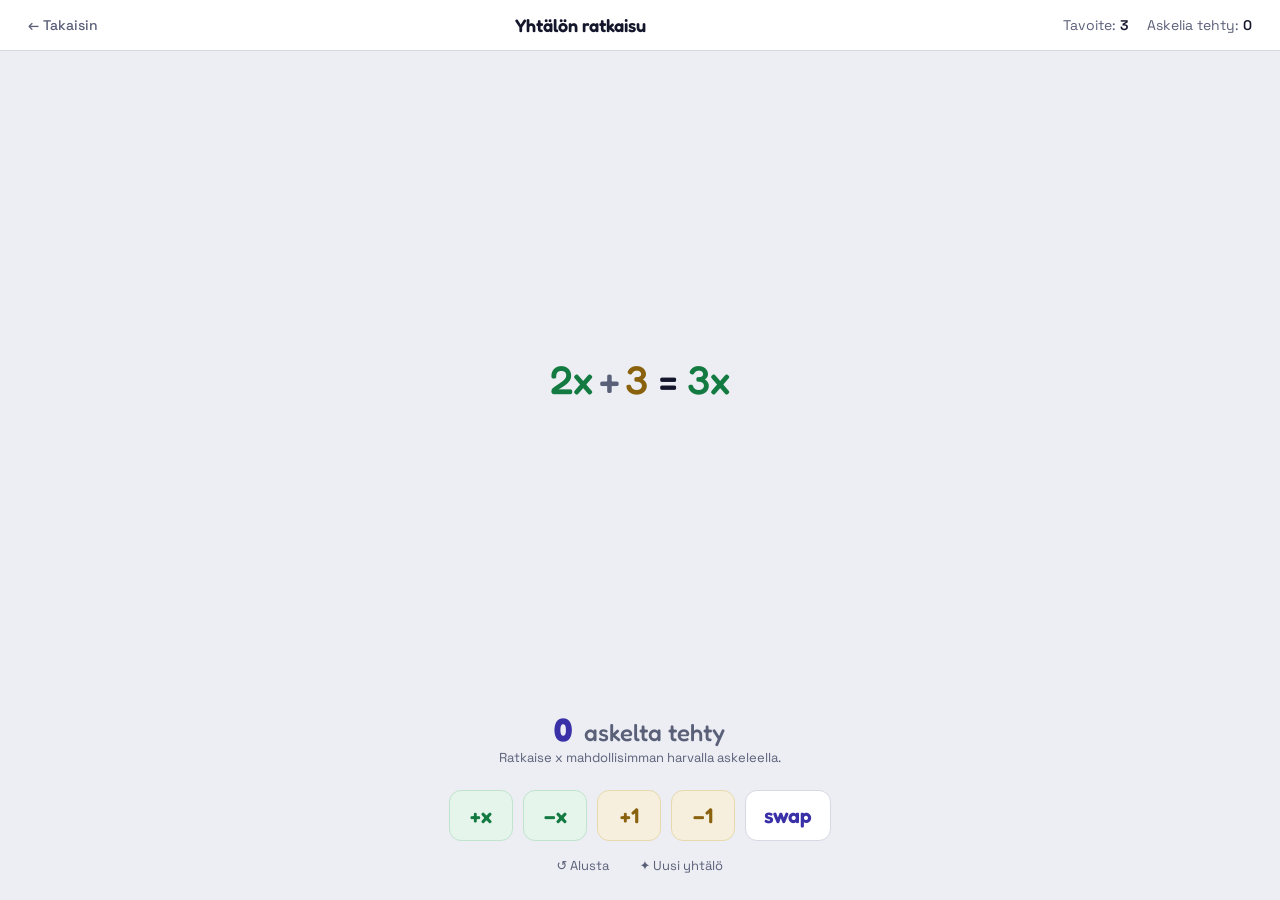
<file: games/lukio/maa1-2/yhtalo/index.html>
<!DOCTYPE html>
<html lang="en">
<head>
<meta charset="UTF-8">
<meta name="viewport" content="width=device-width, initial-scale=1">
<title>Yhtälön ratkaisu</title>

<!-- ════════════════════════════════════════════════════════════════════
     GAME: Yhtälön ratkaisu (solve the equation in the fewest steps)
     Self-contained. Lives at  games/lukio/maa1-2/yhtalo/index.html
     Buttons: +x  −x  +1  −1  swap   (keys 1–5, r = restart)
     Stage 1: linear equations, no brackets, never needs ×/÷.
     ════════════════════════════════════════════════════════════════════ -->

<link rel="preconnect" href="https://fonts.googleapis.com">
<link rel="preconnect" href="https://fonts.gstatic.com" crossorigin>
<link href="https://fonts.googleapis.com/css2?family=Fredoka:wght@400;500;600;700&family=Space+Grotesk:wght@500;600&display=swap" rel="stylesheet">

<style>
  :root{
    --bg:#eceef3; --surface:#fff; --ink:#14162b; --muted:#5b6079; --line:#d6d9e4;
    --accent:#4a3ecf; --accent-ink:#3a30a8;
    --green:#1f9e57; --green-ink:#137a41; --green-wash:#e6f5ec;
    --brown:#b07d16; --brown-ink:#8a610d; --brown-wash:#f6efdd;
    --radius:14px;
    --ui:"Space Grotesk", system-ui, sans-serif;
    --math:"Fredoka", system-ui, sans-serif;
  }
  *{ box-sizing:border-box; }
  html,body{ margin:0; height:100%; }
  body{
    background:var(--bg); color:var(--ink); font-family:var(--ui);
    min-height:100dvh; display:flex; flex-direction:column;
    -webkit-font-smoothing:antialiased;
  }

  header{
    display:flex; align-items:center; justify-content:space-between; gap:16px;
    padding:14px clamp(16px,4vw,28px); border-bottom:1px solid var(--line);
    background:var(--surface);
  }
  .back{ font-family:var(--ui); font-weight:500; font-size:14px; color:var(--muted); text-decoration:none; }
  .back:hover{ color:var(--accent-ink); }
  .title{ font-family:var(--math); font-weight:600; font-size:18px; }
  .hud{ display:flex; gap:18px; font-family:var(--ui); font-size:14px; color:var(--muted); }
  .hud b{ color:var(--ink); font-weight:600; }

  main{ flex:1; display:flex; flex-direction:column; }

  /* the equation stack sits in the vertical middle */
  .board{
    flex:1; display:flex; flex-direction:column; justify-content:center;
    padding:24px 12px; overflow-x:auto;
  }
  .stack{
    width:min(680px,96vw); margin-inline:auto;
    display:flex; flex-direction:column; gap:.5em;
  }
  /* equation is centered in the row; the annotation is pinned to the right
     gutter (absolute) so it can never shift the equation off-centre */
  .row{ position:relative; text-align:center; }
  .eqn{
    display:inline-block;
    font-family:var(--math); font-weight:500; font-size:clamp(23px,6.2vw,40px);
    white-space:nowrap;
  }
  .row.committed .eqn{ color:var(--ink); opacity:.85; }
  .ann{
    position:absolute; right:0; top:50%; transform:translateY(-50%);
    font-family:var(--math); font-weight:500; font-size:clamp(15px,3.6vw,21px);
    color:var(--muted); white-space:nowrap;
  }
  .ann .bar{ color:var(--line); margin-right:.35em; }

  .xterm{ color:var(--green-ink); }
  .cterm{ color:var(--brown-ink); }
  .op{ color:var(--muted); margin:0 .14em; }
  .eq{ color:var(--ink); margin:0 .26em; }

  /* controls */
  .ops{
    display:flex; gap:10px; flex-wrap:wrap; justify-content:center;
    padding:16px clamp(12px,4vw,24px) 8px;
  }
  .op-btn{
    font-family:var(--math); font-weight:600; font-size:clamp(17px,4.4vw,21px);
    min-width:64px; padding:12px 18px; border-radius:12px; cursor:pointer;
    background:var(--surface); border:1px solid var(--line); color:var(--ink);
    transition:transform .1s ease, box-shadow .12s ease, border-color .12s ease, background .12s ease;
  }
  .op-btn:hover{ transform:translateY(-1px); box-shadow:0 6px 16px -10px rgba(20,22,43,.5); }
  .op-btn:active{ transform:translateY(0); }
  .op-btn:focus-visible{ outline:2px solid var(--accent); outline-offset:2px; }
  .op-btn.x{ color:var(--green-ink); border-color:#bfe3cd; background:var(--green-wash); }
  .op-btn.c{ color:var(--brown-ink); border-color:#e8d9ac; background:var(--brown-wash); }
  .op-btn.n{ color:var(--accent-ink); }
  .op-btn[disabled]{ opacity:.4; cursor:default; transform:none; box-shadow:none; }

  .subctrl{
    display:flex; gap:18px; justify-content:center; padding:4px 0 22px;
    font-family:var(--ui); font-size:13px;
  }
  .subctrl button{
    background:none; border:none; color:var(--muted); cursor:pointer; font:inherit;
    padding:4px 6px; border-radius:6px;
  }
  .subctrl button:hover{ color:var(--accent-ink); }

  .counter{
    text-align:center; font-family:var(--math); font-weight:500;
    font-size:clamp(18px,4.4vw,24px); color:var(--muted); padding:2px 16px 0;
  }
  .counter b{
    font-weight:700; color:var(--accent-ink); font-size:1.35em; margin:0 .18em 0 .25em;
  }
  .counter .par-note{ font-size:.7em; color:var(--muted); margin-left:.5em; }

  .hint{ text-align:center; color:var(--muted); font-size:13px; padding:0 16px 8px; min-height:1.2em; }

  /* win overlay */
  .overlay{
    position:fixed; inset:0; display:none; align-items:center; justify-content:center;
    background:rgba(20,22,43,.42); padding:20px; z-index:10;
  }
  .overlay.show{ display:flex; }
  .win{
    background:var(--surface); border-radius:18px; padding:30px 30px 24px; width:min(400px,92vw);
    text-align:center; box-shadow:0 30px 70px -30px rgba(20,22,43,.6);
  }
  .win h2{ font-family:var(--math); font-weight:600; font-size:28px; margin:0 0 6px; }
  .win .result{ font-family:var(--math); font-size:30px; margin:10px 0 4px; }
  .win p{ color:var(--muted); margin:6px 0 20px; }
  .win .btns{ display:flex; gap:10px; justify-content:center; }
  .win .btns a, .win .btns button{
    font-family:var(--ui); font-weight:500; font-size:15px; cursor:pointer;
    padding:11px 18px; border-radius:11px; border:1px solid var(--line);
    text-decoration:none; color:var(--ink); background:var(--surface);
  }
  .win .btns .primary{ background:var(--accent); border-color:var(--accent); color:#fff; }
</style>
</head>
<body>

  <header>
    <a class="back" href="../../../../#/lukio/maa1-2">← Takaisin</a>
    <span class="title">Yhtälön ratkaisu</span>
    <span class="hud"><span>Tavoite: <b id="par">–</b></span><span>Askelia tehty: <b id="steps">0</b></span></span>
  </header>

  <main>
    <div class="board"><div class="stack" id="stack"></div></div>
    <div class="counter"><b id="count">0</b> askelta tehty<span class="par-note"></span></div>
    <div class="hint" id="hint">Ratkaise x mahdollisimman harvalla askeleella.</div>
    <div class="ops" id="ops"></div>
    <div class="subctrl">
      <button id="restart">↺ Alusta</button>
      <button id="new">✦ Uusi yhtälö</button>
    </div>
  </main>

  <div class="overlay" id="overlay">
    <div class="win">
      <h2>Ratkaistu! 🎉</h2>
      <div class="result" id="winResult"></div>
      <p id="winMsg"></p>
      <div class="btns">
        <button class="primary" id="winNew">Uusi yhtälö</button>
        <button id="winRetry">Yritä samaa uudestaan</button>
        <a href="../../../../#/lukio/maa1-2">Palaa kurssiin</a>
      </div>
    </div>
  </div>

<script>
"use strict";
const motion = !window.matchMedia("(prefers-reduced-motion: reduce)").matches;
const rand = (lo,hi)=> lo + Math.floor(Math.random()*(hi-lo+1));

/* safe DOM helpers — a missing element is ignored instead of throwing,
   so removing any HUD element (par, count, …) can't stop the game rendering */
const setText = (id,v)=>{ const el=document.getElementById(id); if(el) el.textContent=v; };
const setHTML = (id,v)=>{ const el=document.getElementById(id); if(el) el.innerHTML=v; };
const $ = id => document.getElementById(id);

/* ── equation model: side = {c: x-coefficient, k: constant} ─────────── */
const clone = eq => ({L:{...eq.L}, R:{...eq.R}});

function applyStep(eq, step){
  const e = clone(eq);
  if(step.kind==="x"){ e.L.c+=step.value; e.R.c+=step.value; }
  else if(step.kind==="const"){ e.L.k+=step.value; e.R.k+=step.value; }
  else if(step.kind==="swap"){ const t=e.L; e.L=e.R; e.R=t; }
  return e;
}

/* fold the flat click list into merged steps (consecutive same kind merge) */
function derive(base, actions){
  const steps=[];
  for(const a of actions){
    const last=steps[steps.length-1];
    if(a.kind==="swap") steps.push({kind:"swap"});
    else if(last && last.kind===a.kind) last.value += a.d;
    else steps.push({kind:a.kind, value:a.d});
  }
  let eq=clone(base); const lines=[]; let count=0;
  for(const s of steps){
    if(s.kind!=="swap" && s.value===0) continue;   // net no-op
    lines.push({source:clone(eq), step:s});
    eq=applyStep(eq,s); count++;
  }
  return {lines, current:eq, stepCount:count};
}

/* ── formatting to coloured HTML ────────────────────────────────────── */
function coef(n){ const a=Math.abs(n); return a===1?"":String(a); }

function sideHTML(side){
  const terms=[];
  if(side.c!==0) terms.push({sign:side.c<0?"-":"+", html:`<span class="xterm">${coef(side.c)}x</span>`});
  if(side.k!==0) terms.push({sign:side.k<0?"-":"+", html:`<span class="cterm">${Math.abs(side.k)}</span>`});
  if(terms.length===0) return `<span class="cterm">0</span>`;
  return terms.map((t,i)=>{
    if(i===0) return (t.sign==="-"?`<span class="op">−</span>`:"")+t.html;
    return `<span class="op">${t.sign==="-"?"−":"+"}</span>`+t.html;
  }).join("");
}
function eqHTML(eq){
  return `${sideHTML(eq.L)}<span class="eq">=</span>${sideHTML(eq.R)}`;
}
function annHTML(step){
  if(step.kind==="swap") return `<span class="bar">|</span>swap`;
  const cls = step.kind==="x" ? "xterm" : "cterm";
  const txt = step.kind==="x" ? `${coef(step.value)}x` : `${Math.abs(step.value)}`;
  return `<span class="bar">|</span><span class="${cls}">${step.value<0?"−":"+"}${txt}</span>`;
}

/* ── minimal-steps oracle (BFS; one step = one add-kx / add-const / swap) ─ */
function minSteps(base){
  const goal=s=>s.L.c===1&&s.L.k===0&&s.R.c===0;
  const key=s=>`${s.L.c},${s.L.k},${s.R.c},${s.R.k}`;
  let frontier=[clone(base)]; const seen=new Set([key(frontier[0])]);
  if(goal(frontier[0])) return 0;
  for(let depth=1; depth<=5; depth++){
    const next=[];
    for(const s of frontier){
      const moves=[{L:{...s.R},R:{...s.L}}];
      for(let v=-12; v<=12; v++){ if(!v) continue;
        moves.push({L:{c:s.L.c+v,k:s.L.k},R:{c:s.R.c+v,k:s.R.k}});
        moves.push({L:{c:s.L.c,k:s.L.k+v},R:{c:s.R.c,k:s.R.k+v}});
      }
      for(const m of moves){ const kk=key(m); if(seen.has(kk)) continue;
        seen.add(kk); if(goal(m)) return depth; next.push(m); }
    }
    frontier=next; if(!frontier.length) break;
  }
  return null;
}

/* ── minimal clicks: each ±x / ±1 / swap press counts as one step ──────
   For |Lc−Rc| = 1 there's a closed form. Coeff adds preserve Lc−Rc;
   swap negates it; the solved form x = m needs Lc−Rc = 1, so:
     Lc−Rc = 1  → no swap:  |Rc| coeff presses + |Lk| constant presses
     Lc−Rc = −1 → one swap: 1 + |Lc| + |Rk|                              */
function minClicks(base){
  const {L,R}=base;
  if(L.c-R.c===1)  return Math.abs(R.c) + Math.abs(L.k);        // x already on the left
  if(L.c-R.c===-1) return Math.abs(L.c) + Math.abs(R.k) + 1;    // needs one swap to reach x = n
  return Math.abs(R.c) + Math.abs(L.k);                          // safety fallback
}

/* ── equation generator: |a−c| = 1, integer solution, real puzzle ───── */
function genEquation(){
  for(let t=0;t<600;t++){
    const a=rand(1,5), c=a+(Math.random()<.5?1:-1);
    if(c<1||c>6||c===a) continue;
    const x0=rand(-9,9), b=rand(-9,9), d=(a-c)*x0+b;
    if(Math.abs(d)>12) continue;
    let base={L:{c:a,k:b},R:{c,k:d}};
    if(Math.random()<.5) base={L:{...base.R},R:{...base.L}};
    if(base.L.c===base.R.c) continue;
    const m=minSteps(base);
    if(m===null||m<2||m>3) continue;      // gate difficulty by merged-step count
    return {base, par:minClicks(base)};   // but score/par is measured in clicks
  }
  return {base:{L:{c:3,k:-1},R:{c:4,k:5}}, par:minClicks({L:{c:3,k:-1},R:{c:4,k:5}})};
}

/* ── game state ─────────────────────────────────────────────────────── */
const stackEl=document.getElementById("stack");
let base, actions, state, par, solved;

function newEquation(){
  const g=genEquation();
  base=g.base; par=g.par; actions=[]; solved=false;
  state=derive(base,actions);
  setText("par",par);
  setText("parInline",par);
  const ov=$("overlay"); if(ov) ov.classList.remove("show");
  setButtons(true);
  render();
}

function setButtons(on){
  document.querySelectorAll(".op-btn").forEach(b=>b.disabled=!on);
}

function render(){
  let html="";
  state.lines.forEach((ln)=>{
    html += `<div class="row committed"><div class="eqn">${eqHTML(ln.source)}</div>`
          + `<div class="ann">${annHTML(ln.step)}</div></div>`;
  });
  html += `<div class="row" id="curRow"><div class="eqn" id="curEqn"></div><div class="ann"></div></div>`;
  stackEl.innerHTML=html;

  const cur=$("curEqn");
  // the simplified result appears immediately — no raw intermediate line
  if(cur) cur.innerHTML=eqHTML(state.current);
  setText("steps",actions.length);
  setText("count",actions.length);
}

function doAction(action){
  if(solved) return;
  actions=actions.concat([action]);
  state=derive(base,actions);
  render();
  checkWin();
}

function checkWin(){
  const e=state.current;
  if(!(e.L.c===1 && e.L.k===0 && e.R.c===0)) return;   // only x = n  (x on the LEFT)
  solved=true; setButtons(false);
  setHTML("winResult", eqHTML(e));
  const s=actions.length;
  setText("winMsg",
    s<=par ? `Täydellistä — ${s} askelta, sama kuin paras mahdollinen.`
           : `Ratkaistu ${s} askeleella. Paras mahdollinen: ${par}.`);
  const ov=$("overlay"); if(ov) setTimeout(()=>ov.classList.add("show"), 300);
}

/* ── buttons ────────────────────────────────────────────────────────── */
const BUTTONS=[
  {label:"+x",  cls:"x", act:{kind:"x",d:+1}},
  {label:"−x",  cls:"x", act:{kind:"x",d:-1}},
  {label:"+1",  cls:"c", act:{kind:"const",d:+1}},
  {label:"−1",  cls:"c", act:{kind:"const",d:-1}},
  {label:"swap",cls:"n", act:{kind:"swap"}},
];
const opsEl=document.getElementById("ops");
BUTTONS.forEach((b,i)=>{
  const el=document.createElement("button");
  el.className=`op-btn ${b.cls}`; el.textContent=b.label; el.dataset.i=i;
  el.addEventListener("click",()=>doAction(b.act));
  opsEl.appendChild(el);
});

document.addEventListener("keydown",e=>{
  if(e.key>="1" && e.key<="5"){ const b=BUTTONS[+e.key-1]; if(b) doAction(b.act); }
  else if(e.key.toLowerCase()==="r") restart();
});

function restart(){ actions=[]; solved=false; state=derive(base,actions); setButtons(true);
  document.getElementById("overlay").classList.remove("show"); render(); }

document.getElementById("restart").addEventListener("click",restart);
document.getElementById("new").addEventListener("click",newEquation);
document.getElementById("winNew").addEventListener("click",newEquation);
document.getElementById("winRetry").addEventListener("click",restart);

newEquation();
</script>
</body>
</html>
</file>
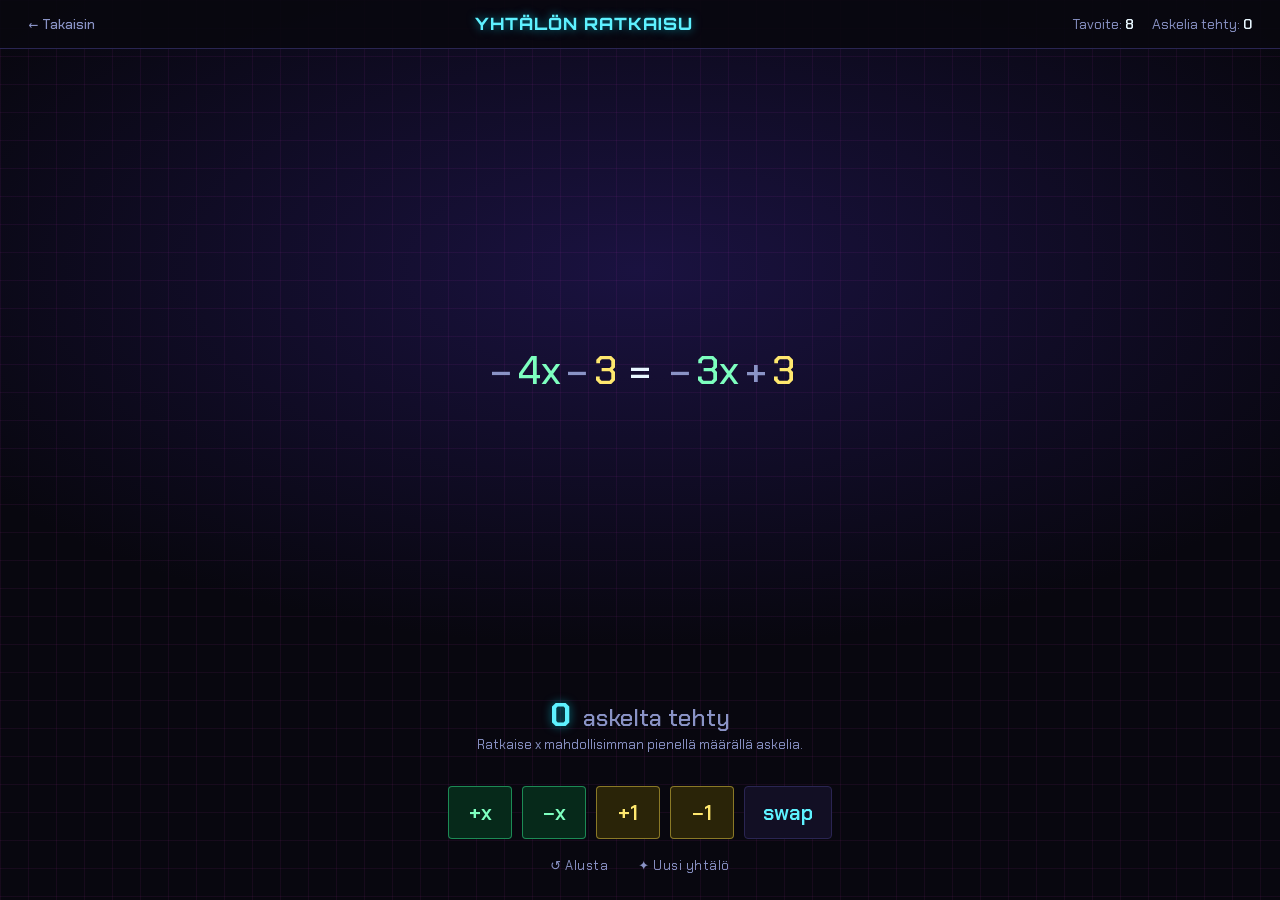
<file: games/lukio/maa1-2/yhtalo1/index.html>
<!DOCTYPE html>
<html lang="fi">
<head>
<meta charset="UTF-8">
<meta name="viewport" content="width=device-width, initial-scale=1">
<title>Yhtälön ratkaisu</title>

<!-- ════════════════════════════════════════════════════════════════════
     GAME: Yhtälön ratkaisu (solve the equation in the fewest steps)
     Self-contained. Lives at  games/lukio/maa1-2/yhtalo/index.html
     Buttons: +x  −x  +1  −1  swap   (keys 1–5, r = restart)
     Stage 1: linear equations, no brackets, never needs ×/÷.
     ════════════════════════════════════════════════════════════════════ -->

<link rel="preconnect" href="https://fonts.googleapis.com">
<link rel="preconnect" href="https://fonts.gstatic.com" crossorigin>
<!-- shared site look: colours, fonts, header, buttons, dialogs -->
<link rel="stylesheet" href="../../../../assets/theme.css">

<style>
  /* Only what is specific to this game. Everything else comes from assets/theme.css. */
  main{ flex:1; display:flex; flex-direction:column; }

  /* the equation stack sits in the vertical middle */
  .board{
    flex:1; display:flex; flex-direction:column; justify-content:center;
    padding:24px 12px; overflow-x:auto;
  }
  .stack{
    width:min(680px,96vw); margin-inline:auto;
    display:flex; flex-direction:column; gap:.5em;
  }
  /* equation is centered in the row; the annotation is pinned to the right
     gutter (absolute) so it can never shift the equation off-centre */
  .row{ position:relative; text-align:center; }
  .eqn{
    display:grid;
    grid-template-columns:minmax(0,1fr) auto minmax(0,1fr);
    align-items:baseline;
    width:100%;
    font-family:var(--math); font-weight:500; font-size:clamp(23px,6.2vw,40px);
    white-space:nowrap;
  }
  .eqn .lhs{ text-align:right; }
  .eqn .rhs{ text-align:left; }
  .row.committed .eqn{ color:var(--ink); opacity:.85; }
  .ann{
    position:absolute; right:0; top:50%; transform:translateY(-50%);
    font-family:var(--math); font-weight:500; font-size:clamp(15px,3.6vw,21px);
    color:var(--muted); white-space:nowrap;
  }
  .ann .bar{ color:var(--muted); opacity:.5; margin-right:.35em; }

  /* controls */
  .ops{
    display:flex; gap:10px; flex-wrap:wrap; justify-content:center;
    padding:16px clamp(12px,4vw,24px) 8px;
  }

  .counter{
    text-align:center; font-family:var(--math); font-weight:500;
    font-size:clamp(18px,4.4vw,24px); color:var(--muted); padding:2px 16px 0;
  }
  .counter b{
    font-weight:700; color:var(--accent-ink); font-size:1.35em; margin:0 .18em 0 .25em;
    text-shadow:var(--glow-text);
  }
  .counter .par-note{ font-size:.7em; color:var(--muted); margin-left:.5em; }

  .hint{ margin-inline:auto; padding-top:0; }
</style>
</head>
<body class="game">

  <header>
    <a class="back" href="../../../../#/lukio/maa1-2">← Takaisin</a>
    <span class="title">Yhtälön ratkaisu</span>
    <span class="hud"><span>Tavoite: <b id="par">–</b></span><span>Askelia tehty: <b id="steps">0</b></span></span>
  </header>

  <main>
    <div class="board"><div class="stack" id="stack"></div></div>
    <div class="counter"><b id="count">0</b> askelta tehty<span class="par-note"></span></div>
    <div class="hint" id="hint">Ratkaise x mahdollisimman pienellä määrällä askelia.</div>
    <div class="ops" id="ops"></div>
    <div class="subctrl">
      <button id="restart">↺ Alusta</button>
      <button id="new">✦ Uusi yhtälö</button>
    </div>
  </main>

  <div class="overlay" id="overlay">
    <div class="win">
      <h2>Ratkaistu! 🎉</h2>
      <div class="result" id="winResult"></div>
      <p id="winMsg"></p>
      <div class="btns">
        <button class="primary" id="winNew">Uusi yhtälö</button>
        <button id="winRetry">Yritä samaa uudestaan</button>
        <a href="../../../../#/lukio/maa1-2">Palaa kurssiin</a>
      </div>
    </div>
  </div>

<script>
"use strict";
const motion = !window.matchMedia("(prefers-reduced-motion: reduce)").matches;
const rand = (lo,hi)=> lo + Math.floor(Math.random()*(hi-lo+1));

/* safe DOM helpers — a missing element is ignored instead of throwing,
   so removing any HUD element (par, count, …) can't stop the game rendering */
const setText = (id,v)=>{ const el=document.getElementById(id); if(el) el.textContent=v; };
const setHTML = (id,v)=>{ const el=document.getElementById(id); if(el) el.innerHTML=v; };
const $ = id => document.getElementById(id);

/* ── equation model: side = {c: x-coefficient, k: constant} ─────────── */
const clone = eq => ({L:{...eq.L}, R:{...eq.R}});

function applyStep(eq, step){
  const e = clone(eq);
  if(step.kind==="x"){ e.L.c+=step.value; e.R.c+=step.value; }
  else if(step.kind==="const"){ e.L.k+=step.value; e.R.k+=step.value; }
  else if(step.kind==="swap"){ const t=e.L; e.L=e.R; e.R=t; }
  return e;
}

/* fold the flat click list into merged steps (consecutive same kind merge) */
function derive(base, actions){
  const steps=[];
  for(const a of actions){
    const last=steps[steps.length-1];
    if(a.kind==="swap") steps.push({kind:"swap"});
    else if(last && last.kind===a.kind && last.value*a.d>0) last.value += a.d;
    else steps.push({kind:a.kind, value:a.d});
  }
  let eq=clone(base); const lines=[]; let count=0;
  for(const s of steps){
    if(s.kind!=="swap" && s.value===0) continue;   // net no-op
    lines.push({source:clone(eq), step:s});
    eq=applyStep(eq,s); count++;
  }
  return {lines, current:eq, stepCount:count};
}

/* ── formatting to coloured HTML ────────────────────────────────────── */
function coef(n){ const a=Math.abs(n); return a===1?"":String(a); }

function sideHTML(side){
  const terms=[];
  if(side.c!==0) terms.push({sign:side.c<0?"-":"+", html:`<span class="xterm">${coef(side.c)}x</span>`});
  if(side.k!==0) terms.push({sign:side.k<0?"-":"+", html:`<span class="cterm">${Math.abs(side.k)}</span>`});
  if(terms.length===0) return `<span class="cterm">0</span>`;
  return terms.map((t,i)=>{
    if(i===0) return (t.sign==="-"?`<span class="op">−</span>`:"")+t.html;
    return `<span class="op">${t.sign==="-"?"−":"+"}</span>`+t.html;
  }).join("");
}
function eqHTML(eq){
  return `<span class="lhs">${sideHTML(eq.L)}</span>`
       + `<span class="eq">=</span>`
       + `<span class="rhs">${sideHTML(eq.R)}</span>`;
}
function annHTML(step){
  if(step.kind==="swap") return `<span class="bar">|</span>swap`;
  const cls = step.kind==="x" ? "xterm" : "cterm";
  const txt = step.kind==="x" ? `${coef(step.value)}x` : `${Math.abs(step.value)}`;
  return `<span class="bar">|</span><span class="${cls}">${step.value<0?"−":"+"}${txt}</span>`;
}

/* ── minimal-steps oracle (BFS; one step = one add-kx / add-const / swap) ─ */
function minSteps(base){
  const goal=s=>s.L.c===1&&s.L.k===0&&s.R.c===0;
  const key=s=>`${s.L.c},${s.L.k},${s.R.c},${s.R.k}`;
  let frontier=[clone(base)]; const seen=new Set([key(frontier[0])]);
  if(goal(frontier[0])) return 0;
  for(let depth=1; depth<=5; depth++){
    const next=[];
    for(const s of frontier){
      const moves=[{L:{...s.R},R:{...s.L}}];
      for(let v=-12; v<=12; v++){ if(!v) continue;
        moves.push({L:{c:s.L.c+v,k:s.L.k},R:{c:s.R.c+v,k:s.R.k}});
        moves.push({L:{c:s.L.c,k:s.L.k+v},R:{c:s.R.c,k:s.R.k+v}});
      }
      for(const m of moves){ const kk=key(m); if(seen.has(kk)) continue;
        seen.add(kk); if(goal(m)) return depth; next.push(m); }
    }
    frontier=next; if(!frontier.length) break;
  }
  return null;
}

/* ── minimal clicks: each ±x / ±1 / swap press counts as one step ──────
   For |Lc−Rc| = 1 there's a closed form. Coeff adds preserve Lc−Rc;
   swap negates it; the solved form x = m needs Lc−Rc = 1, so:
     Lc−Rc = 1  → no swap:  |Rc| coeff presses + |Lk| constant presses
     Lc−Rc = −1 → one swap: 1 + |Lc| + |Rk|                              */
function minClicks(base){
  const {L,R}=base;
  if(L.c-R.c===1)  return Math.abs(R.c) + Math.abs(L.k);        // x already on the left
  if(L.c-R.c===-1) return Math.abs(L.c) + Math.abs(R.k) + 1;    // needs one swap to reach x = n
  return Math.abs(R.c) + Math.abs(L.k);                          // safety fallback
}

/* ── equation generator: |a−c| = 1, signed integer coefficients ─────── */
function genEquation(){
  for(let t=0;t<600;t++){
    const a=rand(-5,5), c=a+(Math.random()<.5?1:-1);
    if(a===0 || c===0 || c<-6 || c>6) continue;
    const x0=rand(-9,9), b=rand(-9,9), d=(a-c)*x0+b;
    if(Math.abs(d)>12) continue;
    let base={L:{c:a,k:b},R:{c,k:d}};
    if(Math.random()<.5) base={L:{...base.R},R:{...base.L}};
    if(base.L.c===base.R.c) continue;
    const m=minSteps(base);
    if(m===null||m<2||m>3) continue;      // gate difficulty by merged-step count
    return {base, par:minClicks(base)};   // but score/par is measured in clicks
  }
  return {base:{L:{c:3,k:-1},R:{c:4,k:5}}, par:minClicks({L:{c:3,k:-1},R:{c:4,k:5}})};
}

/* ── game state ─────────────────────────────────────────────────────── */
const stackEl=document.getElementById("stack");
let base, actions, state, par, solved;

function newEquation(){
  const g=genEquation();
  base=g.base; par=g.par; actions=[]; solved=false;
  state=derive(base,actions);
  setText("par",par);
  setText("parInline",par);
  const ov=$("overlay"); if(ov) ov.classList.remove("show");
  setButtons(true);
  render();
}

function setButtons(on){
  document.querySelectorAll(".op-btn").forEach(b=>b.disabled=!on);
}

function render(){
  let html="";
  state.lines.forEach((ln)=>{
    html += `<div class="row committed"><div class="eqn">${eqHTML(ln.source)}</div>`
          + `<div class="ann">${annHTML(ln.step)}</div></div>`;
  });
  html += `<div class="row" id="curRow"><div class="eqn" id="curEqn"></div><div class="ann"></div></div>`;
  stackEl.innerHTML=html;

  const cur=$("curEqn");
  // the simplified result appears immediately — no raw intermediate line
  if(cur) cur.innerHTML=eqHTML(state.current);
  setText("steps",actions.length);
  setText("count",actions.length);
}

function doAction(action){
  if(solved) return;
  actions=actions.concat([action]);
  state=derive(base,actions);
  render();
  checkWin();
}

function checkWin(){
  const e=state.current;
  if(!(e.L.c===1 && e.L.k===0 && e.R.c===0)) return;   // only x = n  (x on the LEFT)
  solved=true; setButtons(false);
  setHTML("winResult", eqHTML(e));
  const s=actions.length;
  setText("winMsg",
    s<=par ? `Täydellistä — ${s} askelta, sama kuin paras mahdollinen.`
           : `Ratkaistu ${s} askeleella. Paras mahdollinen: ${par}.`);
  const ov=$("overlay"); if(ov) setTimeout(()=>ov.classList.add("show"), 300);
}

/* ── buttons ────────────────────────────────────────────────────────── */
const BUTTONS=[
  {label:"+x",  cls:"x", act:{kind:"x",d:+1}},
  {label:"−x",  cls:"x", act:{kind:"x",d:-1}},
  {label:"+1",  cls:"c", act:{kind:"const",d:+1}},
  {label:"−1",  cls:"c", act:{kind:"const",d:-1}},
  {label:"swap",cls:"n", act:{kind:"swap"}},
];
const opsEl=document.getElementById("ops");
BUTTONS.forEach((b,i)=>{
  const el=document.createElement("button");
  el.className=`op-btn ${b.cls}`; el.textContent=b.label; el.dataset.i=i;
  el.addEventListener("click",()=>doAction(b.act));
  opsEl.appendChild(el);
});

document.addEventListener("keydown",e=>{
  if(e.key>="1" && e.key<="5"){ const b=BUTTONS[+e.key-1]; if(b) doAction(b.act); }
  else if(e.key.toLowerCase()==="r") restart();
});

function restart(){ actions=[]; solved=false; state=derive(base,actions); setButtons(true);
  document.getElementById("overlay").classList.remove("show"); render(); }

document.getElementById("restart").addEventListener("click",restart);
document.getElementById("new").addEventListener("click",newEquation);
document.getElementById("winNew").addEventListener("click",newEquation);
document.getElementById("winRetry").addEventListener("click",restart);

newEquation();
</script>
</body>
</html>
</file>
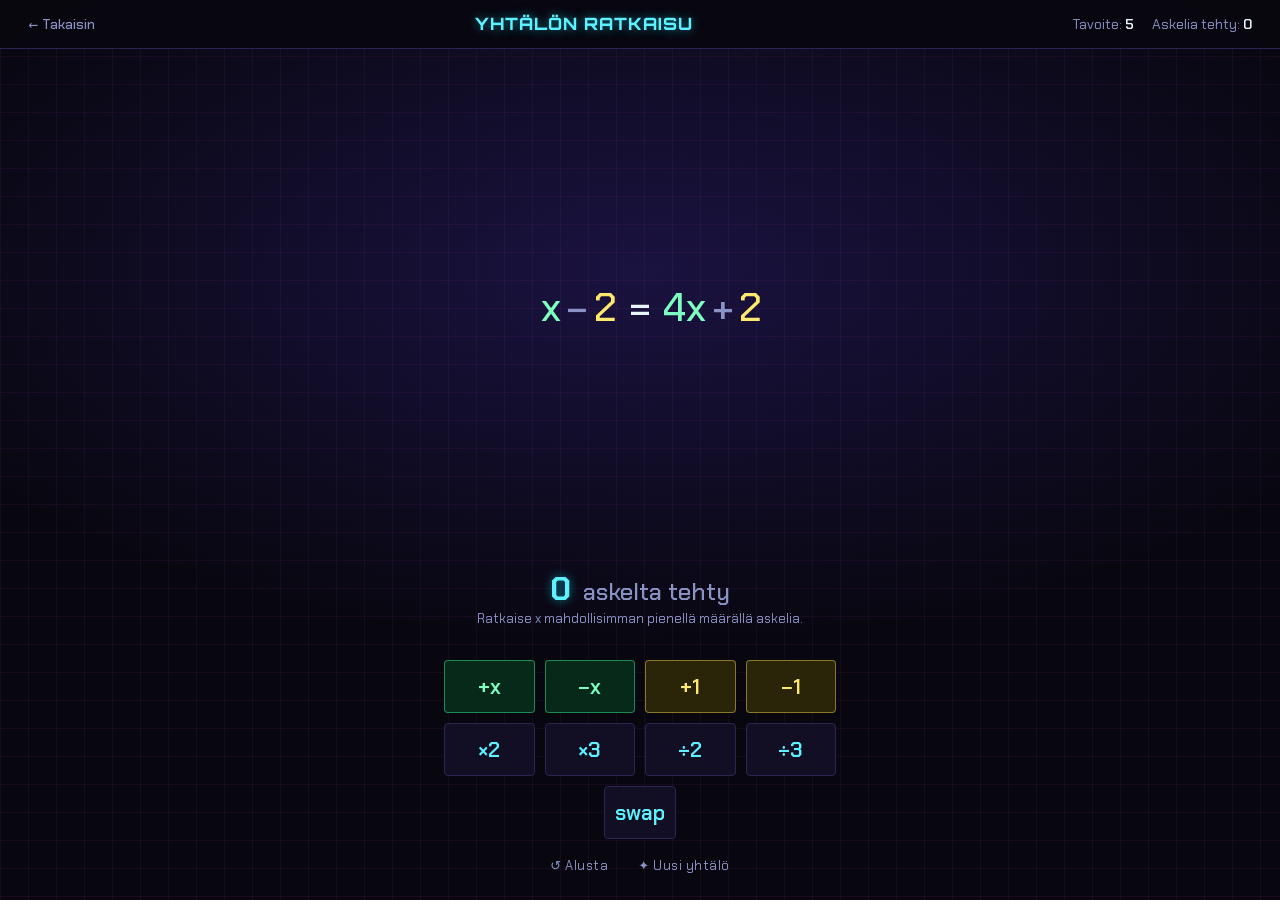
<file: games/lukio/maa1-2/yhtalo2/index.html>
<!DOCTYPE html>
<html lang="fi">
<head>
<meta charset="UTF-8">
<meta name="viewport" content="width=device-width, initial-scale=1">
<title>Yhtälön ratkaisu</title>

<!-- ════════════════════════════════════════════════════════════════════
     GAME: Yhtälön ratkaisu (solve the equation in the fewest steps)
     Self-contained. Lives at  games/lukio/maa1-2/yhtalo/index.html
    Buttons: +x  −x  +1  −1  ×2  ×3  ÷2  ÷3  swap   (keys 1–9, r = restart)
    Stage 2: linear equations with optional division by 2 or 3.
     ════════════════════════════════════════════════════════════════════ -->

<link rel="preconnect" href="https://fonts.googleapis.com">
<link rel="preconnect" href="https://fonts.gstatic.com" crossorigin>
<!-- shared site look: colours, fonts, header, buttons, dialogs -->
<link rel="stylesheet" href="../../../../assets/theme.css">

<style>
  /* Only what is specific to this game. Everything else comes from assets/theme.css. */
  main{ flex:1; display:flex; flex-direction:column; }

  /* the equation stack sits in the vertical middle */
  .board{
    flex:1; display:flex; flex-direction:column; justify-content:center;
    padding:24px 12px; overflow-x:auto;
  }
  .stack{
    width:min(680px,96vw); margin-inline:auto;
    display:flex; flex-direction:column; gap:.5em;
  }
  /* equation is centered in the row; the annotation is pinned to the right
     gutter (absolute) so it can never shift the equation off-centre */
  .row{ position:relative; text-align:center; }
  .eqn{
    display:grid;
    grid-template-columns:minmax(0,1fr) auto minmax(0,1fr);
    align-items:baseline;
    width:100%;
    font-family:var(--math); font-weight:500; font-size:clamp(23px,6.2vw,40px);
    white-space:nowrap;
  }
  .eqn .lhs{ text-align:right; }
  .eqn .rhs{ text-align:left; }
  .row.committed .eqn{ color:var(--ink); opacity:.85; }
  .ann{
    position:absolute; right:0; top:50%; transform:translateY(-50%);
    font-family:var(--math); font-weight:500; font-size:clamp(15px,3.6vw,21px);
    color:var(--muted); white-space:nowrap;
  }
  .ann .bar{ color:var(--muted); opacity:.5; margin-right:.35em; }

  .fraction{ display:inline-flex; align-items:center; gap:.12em; white-space:nowrap; vertical-align:.04em; }
  .fraction .whole{ position:relative; top:.08em; }
  .fraction-part{ display:inline-flex; flex-direction:column; align-items:center; line-height:.8; font-size:.62em; position:relative; top:0; }
  .fraction.proper .fraction-part{ top:-.18em; transform:translateY(-5px); }
  .fraction.mixed .fraction-part{ top:.06em; }
  .fraction-part span:first-child{ border-bottom:1px solid currentColor; padding:0 .12em .08em; }
  .fraction-part span:last-child{ padding:.08em .12em 0; }

  /* controls: 4 per row, the last one (swap) centred on its own row */
  .ops{
    display:grid; grid-template-columns:repeat(4,minmax(0,1fr)); gap:10px;
    width:min(440px,calc(100% - 24px)); margin-inline:auto;
    padding:16px clamp(12px,4vw,24px) 8px;
  }
  .op-btn{ min-width:0; padding:12px 10px; }
  .op-btn:last-child{ grid-column:1 / -1; justify-self:center; }

  .counter{
    text-align:center; font-family:var(--math); font-weight:500;
    font-size:clamp(18px,4.4vw,24px); color:var(--muted); padding:2px 16px 0;
  }
  .counter b{
    font-weight:700; color:var(--accent-ink); font-size:1.35em; margin:0 .18em 0 .25em;
    text-shadow:var(--glow-text);
  }
  .counter .par-note{ font-size:.7em; color:var(--muted); margin-left:.5em; }

  .hint{ margin-inline:auto; padding-top:0; }
</style>
</head>
<body class="game">

  <header>
    <a class="back" href="../../../../#/lukio/maa1-2">← Takaisin</a>
    <span class="title">Yhtälön ratkaisu</span>
    <span class="hud"><span>Tavoite: <b id="par">–</b></span><span>Askelia tehty: <b id="steps">0</b></span></span>
  </header>

  <main>
    <div class="board"><div class="stack" id="stack"></div></div>
    <div class="counter"><b id="count">0</b> askelta tehty<span class="par-note"></span></div>
    <div class="hint" id="hint">Ratkaise x mahdollisimman pienellä määrällä askelia.</div>
    <div class="ops" id="ops"></div>
    <div class="subctrl">
      <button id="restart">↺ Alusta</button>
      <button id="new">✦ Uusi yhtälö</button>
    </div>
  </main>

  <div class="overlay" id="overlay">
    <div class="win">
      <h2>Ratkaistu! 🎉</h2>
      <div class="result" id="winResult"></div>
      <p id="winMsg"></p>
      <div class="btns">
        <button class="primary" id="winNew">Uusi yhtälö</button>
        <button id="winRetry">Yritä samaa uudestaan</button>
        <a href="../../../../#/lukio/maa1-2">Palaa kurssiin</a>
      </div>
    </div>
  </div>

<script>
"use strict";
const motion = !window.matchMedia("(prefers-reduced-motion: reduce)").matches;
const rand = (lo,hi)=> lo + Math.floor(Math.random()*(hi-lo+1));

/* safe DOM helpers — a missing element is ignored instead of throwing,
   so removing any HUD element (par, count, …) can't stop the game rendering */
const setText = (id,v)=>{ const el=document.getElementById(id); if(el) el.textContent=v; };
const setHTML = (id,v)=>{ const el=document.getElementById(id); if(el) el.innerHTML=v; };
const $ = id => document.getElementById(id);

/* ── equation model: side = {c: x-coefficient, k: constant} ─────────── */
const clone = eq => ({L:{...eq.L}, R:{...eq.R}});

function applyStep(eq, step){
  const e = clone(eq);
  if(step.kind==="x"){ e.L.c+=step.value; e.R.c+=step.value; }
  else if(step.kind==="const"){ e.L.k+=step.value; e.R.k+=step.value; }
  else if(step.kind==="scale"){
    e.L.c*=step.value; e.L.k*=step.value;
    e.R.c*=step.value; e.R.k*=step.value;
  }
  else if(step.kind==="divide"){
    e.L.c/=step.value; e.L.k/=step.value;
    e.R.c/=step.value; e.R.k/=step.value;
  }
  else if(step.kind==="swap"){ const t=e.L; e.L=e.R; e.R=t; }
  return e;
}

/* fold the flat click list into merged steps (consecutive same kind merge) */
function derive(base, actions){
  const steps=[];
  for(const a of actions){
    const last=steps[steps.length-1];
    if(a.kind==="swap" || a.kind==="scale" || a.kind==="divide") steps.push({...a});
    else if(last && last.kind===a.kind && last.value*a.d>0) last.value += a.d;
    else steps.push({kind:a.kind, value:a.d});
  }
  let eq=clone(base); const lines=[]; let count=0;
  for(const s of steps){
    if(s.kind!=="swap" && s.value===0) continue;   // net no-op
    lines.push({source:clone(eq), step:s});
    eq=applyStep(eq,s); count++;
  }
  return {lines, current:eq, stepCount:count};
}

/* ── formatting to coloured HTML ────────────────────────────────────── */
function clean(n){ return Math.abs(n)<1e-9 ? 0 : Math.round(n*1000000)/1000000; }
function fractionDenominator(n){
  const value=Math.abs(clean(n));
  for(let denominator=1; denominator<=1000; denominator++){
    if(Math.abs(value*denominator-Math.round(value*denominator))<1e-5) return denominator;
  }
  return Infinity;
}
function equationHasAllowedDenominators(eq){
  return [eq.L.c,eq.L.k,eq.R.c,eq.R.k]
    .every(value=>fractionDenominator(value)<=10);
}
function fractionParts(n){
  const value=clean(Math.abs(n));
  const whole=Math.floor(value);
  const remainder=value-whole;
  if(remainder<1e-9) return {whole, numerator:0, denominator:1};
  let best={numerator:Math.round(remainder), denominator:1, error:Infinity};
  for(let denominator=2; denominator<=1000; denominator++){
    const numerator=Math.round(remainder*denominator);
    const error=Math.abs(remainder-numerator/denominator);
    if(error<best.error) best={numerator, denominator, error};
  }
  const divisor=(a,b)=>b===0?a:divisor(b,a%b);
  const common=divisor(best.numerator,best.denominator);
  return {whole, numerator:best.numerator/common, denominator:best.denominator/common};
}
function numberHTML(n){
  const {whole,numerator,denominator}=fractionParts(n);
  if(!numerator) return String(whole);
  const wholeHTML=whole ? `<span class="whole">${whole}</span>` : "";
  const kind=whole ? "mixed" : "proper";
  return `<span class="fraction ${kind}">${wholeHTML}<span class="fraction-part"><span>${numerator}</span><span>${denominator}</span></span></span>`;
}
function coef(n){ const a=Math.abs(clean(n)); return a===1?"":numberHTML(a); }

function sideHTML(side){
  const terms=[];
  const coefficient=clean(side.c);
  const constant=clean(side.k);
  if(coefficient!==0) terms.push({sign:coefficient<0?"-":"+", html:`<span class="xterm">${coef(coefficient)}x</span>`});
  if(constant!==0) terms.push({sign:constant<0?"-":"+", html:`<span class="cterm">${numberHTML(constant)}</span>`});
  if(terms.length===0) return `<span class="cterm">0</span>`;
  return terms.map((t,i)=>{
    if(i===0) return (t.sign==="-"?`<span class="op">−</span>`:"")+t.html;
    return `<span class="op">${t.sign==="-"?"−":"+"}</span>`+t.html;
  }).join("");
}
function eqHTML(eq){
  return `<span class="lhs">${sideHTML(eq.L)}</span>`
       + `<span class="eq">=</span>`
       + `<span class="rhs">${sideHTML(eq.R)}</span>`;
}
function annHTML(step){
  if(step.kind==="swap") return `<span class="bar">|</span>swap`;
  if(step.kind==="scale") return `<span class="bar">|</span>×${step.value}`;
  if(step.kind==="divide") return `<span class="bar">|</span>÷${step.value}`;
  const cls = step.kind==="x" ? "xterm" : "cterm";
  const txt = step.kind==="x" ? `${coef(step.value)}x` : `${numberHTML(step.value)}`;
  return `<span class="bar">|</span><span class="${cls}">${step.value<0?"−":"+"}${txt}</span>`;
}

/* ── direct solution length for the generated equation family ────────── */
function minSteps(base){
  const difference=base.L.c-base.R.c;
  const coefficientSteps=difference>0 ? Math.abs(base.R.c) : Math.abs(base.L.c);
  const constantSteps=difference>0 ? Math.abs(base.L.k) : Math.abs(base.R.k);
  const orientationStep=difference>0 ? 0 : 1;
  const divisionStep=Math.abs(difference)===1 ? 0 : 1;
  return coefficientSteps+constantSteps+orientationStep+divisionStep;
}

/* ── minimal clicks: coefficient difference may be 1, 2, or 3 ───────── */
function minClicks(base){
  const {L,R}=base;
  const difference=L.c-R.c;
  if(difference>0) return Math.abs(R.c)+Math.abs(L.k)+(difference===1?0:1);
  return Math.abs(L.c)+Math.abs(R.k)+1+(Math.abs(difference)===1?0:1);
}

/* ── reverse equation generator: start with Ax=B, then add noise ─────── */
function genEquation(){
  for(let t=0;t<600;t++){
    const solutionCoefficient=rand(-3,3);
    if(solutionCoefficient===0) continue;
    const solutionConstant=rand(-5,5);
    const noiseCoefficient=rand(-5,5);
    const noiseConstant=rand(-5,5);
    const base={
      L:{c:solutionCoefficient+noiseCoefficient,k:noiseConstant},
      R:{c:noiseCoefficient,k:solutionConstant+noiseConstant}
    };
    if(base.L.c===base.R.c) continue;
    const m=minSteps(base);
    if(m===null||m<2||m>5) continue;      // gate difficulty by button presses
    return {base, par:minClicks(base)};   // but score/par is measured in clicks
  }
  return {base:{L:{c:3,k:-1},R:{c:4,k:5}}, par:minClicks({L:{c:3,k:-1},R:{c:4,k:5}})};
}

/* ── game state ─────────────────────────────────────────────────────── */
const stackEl=document.getElementById("stack");
let base, actions, state, par, solved;
const MAX_TERM_MAGNITUDE=100;

function newEquation(){
  const g=genEquation();
  base=g.base; par=g.par; actions=[]; solved=false;
  state=derive(base,actions);
  setText("par",par);
  setText("parInline",par);
  const ov=$("overlay"); if(ov) ov.classList.remove("show");
  setButtons(true);
  render();
}

function setButtons(on){
  document.querySelectorAll(".op-btn").forEach((button,index)=>{
    button.disabled=!on || !actionAllowed(BUTTONS[index].act);
  });
}

function actionAllowed(action){
  if(action.kind==="const"){
    const bothPositive=state.current.L.k>0 && state.current.R.k>0;
    const bothNegative=state.current.L.k<0 && state.current.R.k<0;
    const positiveConstantsTooLarge=state.current.L.k>20 || state.current.R.k>20;
    const negativeConstantsTooLarge=state.current.L.k<-20 || state.current.R.k<-20;
    if(action.d>0 && bothPositive && positiveConstantsTooLarge) return false;
    if(action.d<0 && bothNegative && negativeConstantsTooLarge) return false;
  }
  const step=action.d===undefined ? action : {...action,value:action.d};
  if(action.kind==="divide" && !equationHasAllowedDenominators(state.current)) return false;
  const next=applyStep(state.current,step);
  if(action.kind==="divide" && !equationHasAllowedDenominators(next)) return false;
  return [next.L.c,next.L.k,next.R.c,next.R.k]
    .every(value=>Math.abs(value)<=MAX_TERM_MAGNITUDE);
}

function render(){
  let html="";
  state.lines.forEach((ln)=>{
    html += `<div class="row committed"><div class="eqn">${eqHTML(ln.source)}</div>`
          + `<div class="ann">${annHTML(ln.step)}</div></div>`;
  });
  html += `<div class="row" id="curRow"><div class="eqn" id="curEqn"></div><div class="ann"></div></div>`;
  stackEl.innerHTML=html;

  const cur=$("curEqn");
  // the simplified result appears immediately — no raw intermediate line
  if(cur) cur.innerHTML=eqHTML(state.current);
  setText("steps",actions.length);
  setText("count",actions.length);
}

function doAction(action){
  if(solved || !actionAllowed(action)) return;
  actions=actions.concat([action]);
  state=derive(base,actions);
  render();
  checkWin();
  if(!solved) setButtons(true);
}

function checkWin(){
  const e=state.current;
  if(!(e.L.c===1 && e.L.k===0 && e.R.c===0)) return;
  solved=true; setButtons(false);
  setHTML("winResult", eqHTML(e));
  const s=actions.length;
  setText("winMsg",
    s<=par ? `Täydellistä — ${s} askelta, sama kuin paras mahdollinen.`
           : `Ratkaistu ${s} askeleella. Paras mahdollinen: ${par}.`);
  const ov=$("overlay"); if(ov) setTimeout(()=>ov.classList.add("show"), 300);
}

/* ── buttons ────────────────────────────────────────────────────────── */
const BUTTONS=[
  {label:"+x",  cls:"x", act:{kind:"x",d:+1}},
  {label:"−x",  cls:"x", act:{kind:"x",d:-1}},
  {label:"+1",  cls:"c", act:{kind:"const",d:+1}},
  {label:"−1",  cls:"c", act:{kind:"const",d:-1}},
  {label:"×2",  cls:"n", act:{kind:"scale",value:2}},
  {label:"×3",  cls:"n", act:{kind:"scale",value:3}},
  {label:"÷2",  cls:"n", act:{kind:"divide",value:2}},
  {label:"÷3",  cls:"n", act:{kind:"divide",value:3}},
  {label:"swap",cls:"n", act:{kind:"swap"}},
];
const opsEl=document.getElementById("ops");
BUTTONS.forEach((b,i)=>{
  const el=document.createElement("button");
  el.className=`op-btn ${b.cls}`; el.textContent=b.label; el.dataset.i=i;
  el.addEventListener("click",()=>doAction(b.act));
  opsEl.appendChild(el);
});

document.addEventListener("keydown",e=>{
  if(e.key>="1" && e.key<="9"){ const b=BUTTONS[+e.key-1]; if(b) doAction(b.act); }
  else if(e.key.toLowerCase()==="r") restart();
});

function restart(){ actions=[]; solved=false; state=derive(base,actions); setButtons(true);
  document.getElementById("overlay").classList.remove("show"); render(); }

document.getElementById("restart").addEventListener("click",restart);
document.getElementById("new").addEventListener("click",newEquation);
document.getElementById("winNew").addEventListener("click",newEquation);
document.getElementById("winRetry").addEventListener("click",restart);

newEquation();
</script>
</body>
</html>
</file>
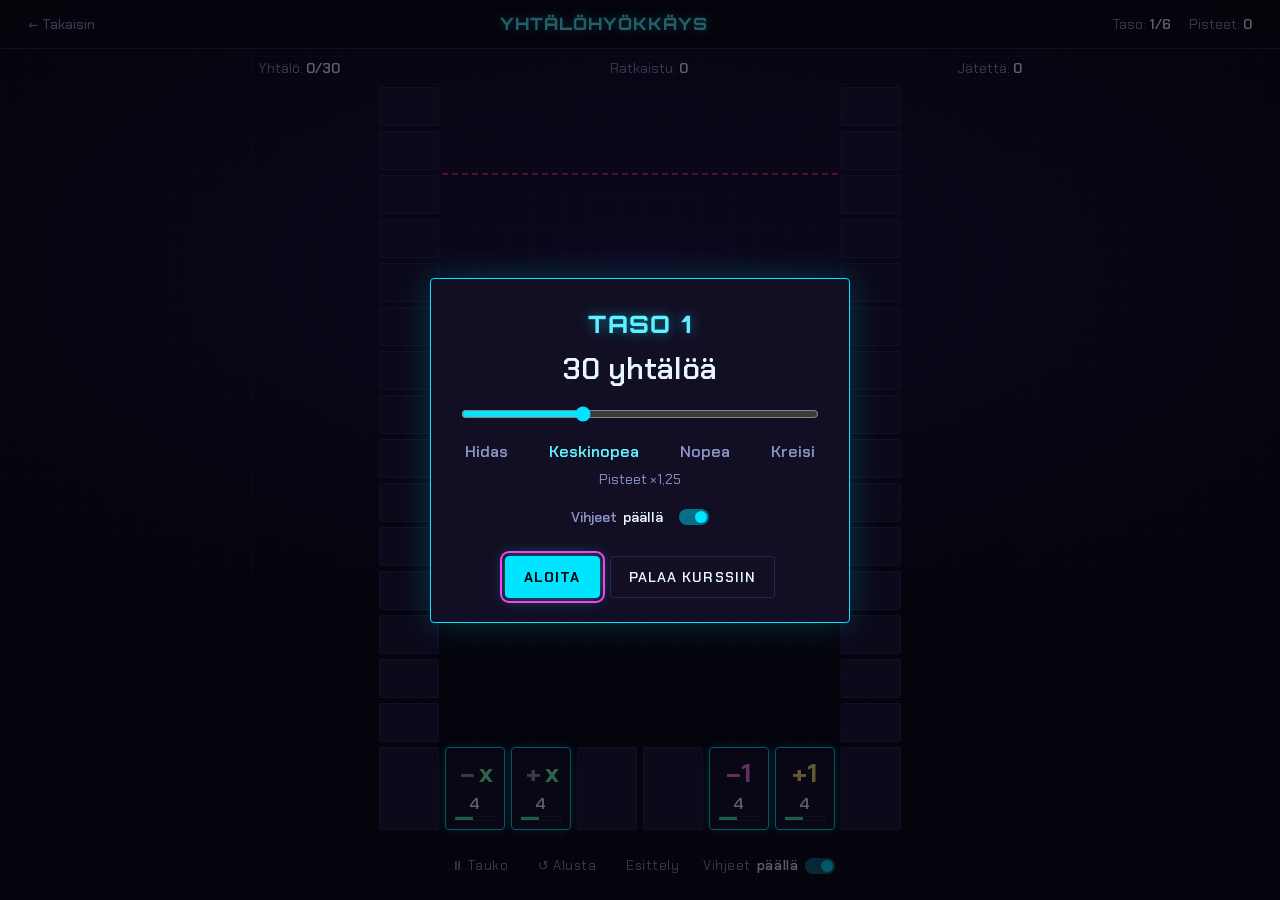
<file: games/lukio/maa1-2/yhtalosade/index.html>
<!DOCTYPE html>
<html lang="fi">
<head>
<meta charset="UTF-8">
<meta name="viewport" content="width=device-width, initial-scale=1, viewport-fit=cover">
<title>Yhtälöhyökkäys</title>

<!-- ════════════════════════════════════════════════════════════════════
     GAME: Yhtälöhyökkäys (equations fall, the player solves them in the air;
     it was called Yhtälösade, and its folder and catalog id still are: yhtalosade)
     Self-contained. Lives at  games/lukio/maa1-2/yhtalosade/index.html
     A Tetris-like well: brick walls and floor, equations falling (the next
     one comes when the previous is halfway down). Dragging an operation
     brick (+1 −1 +x −x, in the walls) onto one
     does that to both sides and uses one of the brick's count. A solved
     equation x = n turns into a bomb "n" that bounces like a ping-pong ball
     for a moment and then explodes: a positive one gives n back as counts
     (split at random between the bricks), a negative one clears trash around
     where it explodes (more for a bigger |n|), a zero one gives a new
     operation (+2, −2, +2x, −2x, a joker or ·(−1); new bricks come only this way,
     Vadim). An unsolved equation that lands stays as trash; trash up to the
     red line is Game Over.
     The equations get harder and come faster from the first to the last:
     bigger |x|, more operations needed. Near the end of a level, zero bombs
     bring the next level's bricks first. Level 2 keeps the counts, starts
     with an empty well and has :2 (some equations end with 2x = 2n) and ·2;
     near its end come contradictions (x + 3 = x + 5) for the ⚡. Level 3
     brings x² (x² + 2 = 11 → x² = 9 → √ → x = ±3, two bombs) and ±x²;
     ±2 and ±2x stay to the end. Every brick keeps its place on every level.
     Level 4 starts chapter 2 (Vadim): a fresh set of bricks (·2 :2 ·3 :3 ·4
     :4 ·x; ·(−1), √, the joker and ⚡ from zero bombs), the "metal" look, and
     only multiplying and dividing: 12/x = 3, x/4 = 4/x, 2x/3 = 4, and a
     quarter of the answers fractions (4x = 6 → x = 3/2). A positive fraction
     bomb fills a pie in the status row (a whole: +1 for every brick), a
     negative one shatters onto the tallest trash. Level 5 keeps
     them and adds ±1, ±x² and four bricks that rewrite a side: avaa,
     neliö, ab=0 (an equation splits in two) and 1/□. Level 6 keeps only
     ±1, :2, √, the joker and ⚡ and brings ∛, □², □³, 2^□ and log₂: x³ = −8,
     √x = 3, 2^(x + 1) = 8, log₂(x − 1) = 2. An Esittely (guided intro, on
     assets/intro.js) comes before level 1 and before level 4 (Vadim: none
     before the others, so these two cover it all). First draft, 6 levels:
     numbers are to be balanced (Vadim).
     ════════════════════════════════════════════════════════════════════ -->

<link rel="preconnect" href="https://fonts.googleapis.com">
<link rel="preconnect" href="https://fonts.gstatic.com" crossorigin>
<!-- shared site look: colours, fonts, header, buttons, dialogs -->
<link rel="stylesheet" href="../../../../assets/theme.css">
<!-- brackets (·(−1)): Chakra Petch's "(" looks like "[" -->
<link href="https://fonts.googleapis.com/css2?family=IBM+Plex+Sans:wght@600;700&display=swap" rel="stylesheet">

<style>
  /* Only what is specific to this game. Everything else comes from assets/theme.css. */
  body.game{ height:100dvh; overflow:hidden; }
  main{ flex:1; min-height:0; display:flex; flex-direction:column; align-items:center; }
  .stage{ flex:1; min-height:0; width:100%; position:relative; padding:8px 16px 0; }

  /* the well: everything inside is positioned in px by layout() */
  #board{
    position:absolute; left:50%; top:8px; transform:translateX(-50%);
    touch-action:none; user-select:none; -webkit-user-select:none;
  }
  #board > *{ position:absolute; }
  .wall, .floor{
    background:var(--surface-2); border:1px solid var(--line); border-radius:2px;
  }
  .dangerline{ height:0; border-top:2px dashed var(--red); opacity:.75; }
  /* chapter 2 (body.metal, theme.css; Vadim): walls and floor of iron bars, trash of rusty plates */
  .metal .wall, .metal .floor{
    border-radius:1px; border-color:var(--iron-dark);
    background:repeating-linear-gradient(90deg, var(--iron-dark) 0 2px, var(--iron) 2px 4px, var(--iron-hi) 4px 5px, var(--iron-shade) 5px 8px, var(--iron-dark) 8px 11px),
      linear-gradient(180deg, var(--iron-top), var(--iron-bottom));
    box-shadow:inset 0 2px 0 rgba(255,255,255,.12), inset 0 -2px 0 rgba(0,0,0,.6), 0 1px 2px rgba(0,0,0,.7);
  }

  /* falling equation */
  .piece{
    display:flex; align-items:center; justify-content:center; white-space:nowrap;
    font-family:var(--math); font-weight:600;
    background:var(--surface); border:1px solid var(--accent); border-radius:var(--radius);
    box-shadow:0 0 10px rgba(0,229,255,.25);
    transition:width .15s ease, left .15s ease, box-shadow .12s ease;
  }
  .piece.target{ border-color:var(--magenta); box-shadow:0 0 16px rgba(255,61,242,.6); }
  .piece.hit{ animation:hit .35s ease; }
  @keyframes hit{ 50%{ transform:scale(1.06); } }
  .piece .eq{ margin:0 .25em; }
  .piece .op{ margin:0 .1em; }
  .mul{ display:inline-block; transform:scale(1.8); margin-right:.12em; }   /* the · of ·2 is tiny in Chakra Petch */
  .paren{ font-family:"IBM Plex Sans", sans-serif; }   /* Chakra Petch's "(" looks like "[" */
  /* level 5's bricks: a word (avaa, neliö, ab=0), and 1/□ with a drawn box */
  .opb .word{ font-family:var(--ui); font-size:.6em; font-weight:700; color:var(--ink); }
  .word.two{ display:inline-flex; flex-direction:column; align-items:center; line-height:1.05; }   /* avaa over ( ) */
  .word.two .paren{ font-size:1.15em; letter-spacing:.08em; }
  .tb .word.two{ flex-direction:row; gap:.3em; }   /* one line in a table's small brick */
  .opb .box{ display:inline-block; width:.55em; height:.7em; border:.09em solid var(--ink); vertical-align:-.06em; margin-left:.04em; }
  /* level 6: 2 to a power (a real superscript), log with its 2 below */
  sup.ex{ font-size:.62em; vertical-align:.75em; line-height:0; margin-left:.03em; }
  .opb sup.ex .box{ width:.6em; height:.75em; }
  .fn{ color:var(--ink); }
  .fn sub{ font-size:.62em; vertical-align:-.3em; line-height:0; }
  /* a fraction (Vadim): the top over a bar over the bottom, the equation two rows tall */
  .frac{ display:inline-flex; flex-direction:column; align-items:center; vertical-align:middle; line-height:1.05; margin:0 .08em; }
  /* the bar (the top's bottom border) spans the wider of top and bottom (Vadim: 1/(x − 2)) */
  .frac .num{ align-self:stretch; text-align:center; padding:0 .12em .06em; border-bottom:.08em solid currentColor; }
  .frac .den{ padding:.06em .12em 0; }
  /* solved: it glows in the colour of the bomb it becomes, with a burst of sparks */
  .piece.pos, .sparks.pos{ --fc:var(--gold); }
  .piece.neg, .sparks.neg{ --fc:var(--magenta); }
  .piece.zero, .sparks.zero{ --fc:var(--accent); }
  /* a contradiction blown up (Vadim: orange, the ⚡'s colour; red looked like "not allowed") */
  .piece.contra, .sparks.contra{ --fc:var(--orange); }
  .sparks.no{ --fc:var(--red); }   /* refused: √ of a negative number, the minus of x² = ±4 */
  .piece.zapped{ pointer-events:none; border-color:var(--orange); box-shadow:0 0 18px var(--orange);
                 animation:zapped .4s ease-out forwards; }   /* hit by the chain lightning */
  @keyframes zapped{ from{ filter:brightness(1.8); } to{ opacity:0; } }
  .piece.solved.pm{ border-color:var(--gold); box-shadow:-10px 0 18px var(--gold), 10px 0 18px var(--magenta); }   /* x = ±n */
  .root{ color:var(--ink); }
  .root.cb{ position:relative; margin-left:.12em; }   /* ∛ drawn as √ with a small 3: the font's ∛ is cramped */
  .root.cb i{ position:absolute; left:-.12em; top:.12em; font-style:normal; font-size:.45em; line-height:1; }
  .radicand{ display:inline-block; line-height:1.1; border-top:.08em solid var(--ink); padding:.06em .08em 0; margin-left:-.06em; }
  .zap{ display:inline-block; animation:zap .5s ease; }   /* √ bumps into a negative number */
  .zap *{ animation:zapc .5s ease; }
  @keyframes zap{ 35%{ transform:scale(1.5); } }
  @keyframes zapc{ 35%{ color:var(--red); text-shadow:0 0 10px var(--red); } }
  /* √ on x⁴ = 16 (Vadim): x² = ±4, then the minus of ± gets small red
     brackets and bursts away (x² ≥ 0), leaving x² = 4; timing in PM_T */
  .pmgo{ position:relative; display:inline-block; margin:0 .1em; }
  .pmgo .pm{ display:inline-block; animation:pmOut 1.4s forwards; }
  .pmgo .pm2{ position:absolute; left:50%; top:-.04em; transform:translateX(-50%);
              display:flex; flex-direction:column; align-items:center; line-height:.72; opacity:0; animation:pmIn 1.4s forwards; }
  .pmgo .pm2 i{ font-style:normal; font-size:.6em; color:var(--red); animation:pmBurst 1.4s forwards; }
  @keyframes pmOut{ 0%, 30%{ opacity:1; } 40%, 100%{ opacity:0; } }
  @keyframes pmIn{ 0%, 30%{ opacity:0; } 40%, 100%{ opacity:1; } }
  @keyframes pmBurst{ 0%, 68%{ opacity:1; transform:scale(1); } 82%, 100%{ opacity:0; transform:scale(2); } }
  .piece.solved{ border-color:var(--fc); box-shadow:0 0 18px var(--fc); }
  .piece.solved .txt{ text-shadow:0 0 8px var(--fc); }
  .sparks{ pointer-events:none; z-index:4; width:0; height:0; filter:drop-shadow(0 0 3px var(--fc)); }
  .sparks i{
    position:absolute; left:-2px; top:-2px; width:4px; height:4px; border-radius:50%;
    background:var(--fc); animation:spark .65s cubic-bezier(.2,.7,.4,1) both;
  }
  @keyframes spark{ to{ transform:translate(var(--dx), var(--dy)); opacity:0; } }

  /* the bomb a solved equation turns into: a ball in a ring of flames, in its
     own colour, the flames bigger for a bigger |n| (fireSize sets --f, --in) */
  .bomb{ z-index:3; pointer-events:none; }
  .bomb.pos{ --fc:var(--gold); }
  .bomb.neg{ --fc:var(--magenta); }
  .bomb.zero{ --fc:var(--accent); }
  .bomb .core{
    position:absolute; inset:0; display:flex; align-items:center; justify-content:center; border-radius:50%;
    font-family:var(--math); font-weight:700; background:var(--surface);
  }
  .bomb.pos .core{ border:2px solid var(--gold); color:var(--brown-ink); box-shadow:0 0 10px rgba(255,225,77,.6); }
  .bomb.neg .core{ border:2px solid var(--magenta); color:var(--magenta-ink); box-shadow:0 0 10px rgba(255,61,242,.65); }
  .bomb.zero .core{ border:2px solid var(--accent); color:var(--accent-ink); box-shadow:0 0 10px rgba(0,229,255,.6); }
  .bomb .fire{ position:absolute; left:50%; top:50%; width:var(--f); height:var(--f); transform:translate(-50%,-50%); }
  /* two layers of flame tongues turning opposite ways and flickering */
  .bomb .fire::before, .bomb .fire::after{
    content:""; position:absolute; inset:0; border-radius:50%;
    background:radial-gradient(closest-side, transparent calc(var(--in) - 8%), var(--fc) var(--in),
      color-mix(in srgb, var(--fc) 40%, transparent) calc(var(--in) + (100% - var(--in))*.45), transparent);
    -webkit-mask:repeating-conic-gradient(#000 0 10deg, #0000 18deg 26deg, #000 34deg 40deg);
            mask:repeating-conic-gradient(#000 0 10deg, #0000 18deg 26deg, #000 34deg 40deg);
    animation:spin 1.8s linear infinite, flicker .14s ease-in-out infinite alternate;
  }
  .bomb .fire::after{
    opacity:.7;
    -webkit-mask:repeating-conic-gradient(#000 0 7deg, #0000 13deg 20deg, #000 26deg 30deg);
            mask:repeating-conic-gradient(#000 0 7deg, #0000 13deg 20deg, #000 26deg 30deg);
    animation-duration:2.6s, .19s; animation-direction:reverse, alternate;
  }
  @keyframes spin{ to{ rotate:360deg; } }
  @keyframes flicker{ from{ scale:.93; } to{ scale:1.07; } }
  @media (prefers-reduced-motion: reduce){ .bomb .fire::before, .bomb .fire::after{ animation:none; } }

  /* a fraction bomb (Vadim): a pie around the ball, its lit slices the fraction, turning slowly */
  .bomb .pie{ position:absolute; left:calc(50% - var(--f)/2); top:calc(50% - var(--f)/2); width:var(--f); height:var(--f);
    overflow:visible; filter:drop-shadow(0 0 4px var(--fc)); animation:spin 7s linear infinite; }   /* no translate: it turns about its middle */
  .pie .lit, #pieSvg .lit{ fill:var(--fc); }
  .pie .off{ fill:color-mix(in srgb, var(--fc) 20%, transparent); }
  #pieSvg .off{ fill:color-mix(in srgb, var(--fc) 8%, transparent); }
  .bomb .core .frac{ font-size:.62em; line-height:1; }
  @media (prefers-reduced-motion: reduce){ .bomb .pie{ animation:none; } }
  /* the pie in the status row: positive fractions add up there, a whole bursts */
  #pieBox{ display:inline-flex; align-items:center; height:18px; --fc:var(--gold); }
  #pieBox[hidden]{ display:none; }
  #pieSvg{ width:calc(16px*5.48); height:16px; overflow:visible; }   /* PIE_W/100 circles' widths */
  #pieSvg .rim{ fill:none; stroke:color-mix(in srgb, var(--gold) 55%, transparent); stroke-width:6; }
  #pieBox.got #pieSvg{ animation:pieGot .45s ease; }
  #pieBox.burst #pieSvg{ animation:pieBurst .7s ease; }
  @keyframes pieGot{ 50%{ scale:1.15; } }
  @keyframes pieBurst{ 40%{ scale:1.3; filter:drop-shadow(0 0 10px var(--gold)); } }
  .note.piesum{ color:var(--brown-ink); }
  /* a negative fraction bomb's slices: the lit ones fly to the trash, the others fade */
  .shard{ pointer-events:none; z-index:5; background:var(--magenta); transform:translate(-50%,-50%) rotate(var(--a));
    clip-path:polygon(50% 0, 100% 100%, 0 100%);
    transition:left .35s cubic-bezier(.3,.1,.4,1), top .35s cubic-bezier(.3,.1,.4,1); }
  .shard.dud{ opacity:.35; }

  /* ── Esittely (intro): the shared look is in theme.css; here only this game's part ── */
  body.intro .hud, body.intro .statusrow > span:not(#pieBox), body.intro #pause, body.intro #restart, body.intro #introBtn, body.intro #hintsBtn,
  body.intro #skipLevel, body:not(.intro) #introSkip, body:not(.intro) #introRestart{ display:none; }
  body.intro .statusrow{ justify-content:center; }
  .introlabel{ pointer-events:none; z-index:4; font-family:var(--ui); color:var(--muted); white-space:nowrap; transform:translateX(-50%); }
  .handsvg{ z-index:7; overflow:visible; }   /* the ghost hand (theme.css .ghost-hand) */
  .opb.introglow{ box-shadow:0 0 18px var(--accent), inset 0 0 6px var(--accent); }
  /* a hint: the brick a falling equation needs, and the equation, glow once (Vadim; hints) */
  .opb.hintflash, .piece.hintflash{ animation:hintGlow .6s ease-in-out 2 alternate; }   /* once: brighter, then dimmer, 0.6 s each way (Vadim; GLOW_T) */
  .piece.hit.hintflash{ animation:hit .35s ease, hintGlow .6s ease-in-out 2 alternate; }   /* a throw's bump shows too */
  .opb.pulse.hintflash{ animation:pulse .45s ease, hintGlow .6s ease-in-out 2 alternate; }
  @keyframes hintGlow{ to{ box-shadow:0 0 20px var(--accent), inset 0 0 7px var(--accent); filter:brightness(1.3); } }
  .opb.blink{ animation:softBlink 1.1s ease-in-out infinite; }   /* the brick to throw */
  @keyframes softBlink{ 50%{ box-shadow:0 0 22px var(--accent), inset 0 0 8px var(--accent); filter:brightness(1.35); } }
  @media (prefers-reduced-motion: reduce){ .opb.blink{ animation:none; box-shadow:0 0 18px var(--accent); } }
  /* a level's new bricks (the dialog before it, showBricks): the bricks as they look and what they do */
  .bricktable{ border-collapse:collapse; width:100%; font-family:var(--ui); font-size:14px; line-height:1.3; color:var(--ink); text-align:left; margin:2px 0 6px; }
  .bricktable td{ padding:5px 6px; border-bottom:1px solid color-mix(in srgb, var(--line) 55%, transparent); vertical-align:middle; }
  .bricktable td:first-child{ white-space:nowrap; }
  .bricktable .nowrap{ white-space:nowrap; font-family:var(--math); }
  .tb{ display:inline-flex; align-items:center; justify-content:center; min-width:2em; height:1.8em; margin:1px 4px 1px 0; padding:0 .3em;
    border:1px solid var(--accent); border-radius:6px; background:var(--surface); font-family:var(--math); font-weight:700; font-size:15px; }
  .tb .xterm, .tb .cterm, .tb .pterm{ font-weight:700; }
  .tb .word{ font-family:var(--ui); font-size:.75em; color:var(--ink); }
  .tb .box{ display:inline-block; width:.55em; height:.7em; border:.09em solid var(--ink); vertical-align:-.06em; margin-left:.04em; }
  .tb sup.ex .box{ width:.6em; height:.75em; }

  /* trash: single bricks, the equation's text faded on top while the block is whole */
  .trash{
    background:color-mix(in srgb, var(--muted) 22%, transparent);
    border:1px solid color-mix(in srgb, var(--muted) 45%, transparent); border-radius:2px;
    transition:top .3s ease-in, opacity .25s ease, transform .25s ease;
  }
  .trash.gone{ opacity:0; transform:scale(.3); }
  .metal .trash{
    border-color:var(--rust-edge);
    background:radial-gradient(circle at 26% 30%, var(--rust-hi) 0 1.5px, transparent 2.5px),
      radial-gradient(circle at 72% 66%, var(--rust) 0 2.5px, transparent 4px),
      radial-gradient(circle at 18% 78%, var(--rust) 0 1.5px, transparent 3px),
      linear-gradient(155deg, var(--rust-plate-hi), var(--rust-plate));
  }
  .trashtext{
    display:flex; align-items:center; justify-content:center; white-space:nowrap; pointer-events:none;
    font-family:var(--math); font-weight:600; opacity:.35; filter:grayscale(1);
  }
  .trashtext .eq{ margin:0 .25em; }
  .trashtext .op{ margin:0 .1em; }

  /* operation bricks in the walls: label, count, battery bar */
  .opb{
    display:flex; flex-direction:column; align-items:center; justify-content:center; gap:2px;
    background:var(--surface); border:1px solid var(--accent); border-radius:var(--radius);
    box-shadow:0 0 8px rgba(0,229,255,.3); cursor:grab; font-family:var(--math); font-weight:700;
    transition:box-shadow .15s ease, opacity .15s ease;
  }
  .opb[hidden]{ display:none; }   /* not earned yet */
  .opb[data-op="*-1"] .lbl{ font-size:.82em; }   /* ·(−1) is wider than the others */
  .opb .cnt{ font-family:var(--ui); font-weight:600; color:var(--ink); font-variant-numeric:tabular-nums; }
  .opb .bat{ width:70%; height:5px; border:1px solid var(--line); border-radius:2px; overflow:hidden; }
  .opb .bat i{ display:block; height:100%; transition:width .25s ease, background-color .25s ease; }
  .opb.c3 .bat i{ background:var(--green); }   /* more than 2 */
  .opb.c2 .bat i{ background:var(--gold); }    /* 2 */
  .opb.c1 .bat i{ background:var(--red); }     /* 1 */
  .opb.c0{ border-color:var(--line); box-shadow:none; opacity:.5; cursor:default; }
  .opb.c0 .lbl{ filter:grayscale(1); }
  .opb.pulse{ animation:pulse .45s ease; }
  @keyframes pulse{ 50%{ box-shadow:0 0 18px rgba(57,255,158,.9); } }
  .lbl .xterm, .lbl .cterm, .lbl .pterm{ font-weight:700; }

  .ghost{ pointer-events:none; z-index:5; opacity:.92; transform:translate(-50%,-50%); }
  .ghost.touch{ transform:translate(-50%,-50%) scale(1.6); }
  /* a zero bomb's shot at the lowest equation */
  .shot{ pointer-events:none; z-index:5; transform:translate(-50%,-50%); border-radius:50%;
    background:var(--accent); box-shadow:0 0 12px 3px rgba(0,229,255,.7); }
  .note{
    pointer-events:none; z-index:4; font-family:var(--math); font-weight:600; white-space:nowrap;
    color:var(--accent-ink); animation:rise .9s ease-out forwards;
  }
  @keyframes rise{ to{ transform:translateY(-1.2em); opacity:0; } }
  .note.pts{ color:var(--ink); }   /* points */
  .ring{ pointer-events:none; border-radius:50%; border:3px solid; animation:boom .55s ease-out forwards; }
  .ring.pos{ border-color:var(--gold); }
  .ring.neg{ border-color:var(--magenta); }
  .ring.zero{ border-color:var(--accent); }
  .ring.contra{ border:6px solid var(--orange); }
  /* the contradiction's blowup: lightning, an orange flash over the well and a shake */
  .flash{ pointer-events:none; z-index:4; background:var(--orange); animation:flash .6s ease-out forwards; }
  .bolts{ pointer-events:none; z-index:5; overflow:visible; filter:drop-shadow(0 0 4px var(--orange));
          animation:bolts .3s linear forwards; }   /* one glow for all the bolts */
  .bolts polyline{ fill:none; stroke-linejoin:round; stroke-linecap:round; }
  .bolts .glow{ stroke:var(--orange); opacity:.75; }
  .bolts .core{ stroke:var(--orange-ink); }
  @keyframes bolts{ 0%, 30%{ opacity:1; } 40%{ opacity:.35; } 50%, 70%{ opacity:1; } 100%{ opacity:0; } }
  @media (prefers-reduced-motion: reduce){ .bolts{ animation:none; } }
  @keyframes flash{ from{ opacity:.45; } to{ opacity:0; } }
  #board.shake{ animation:shake .45s ease; }
  @keyframes shake{
    20%{ transform:translateX(calc(-50% - 6px)); } 40%{ transform:translateX(calc(-50% + 5px)); }
    60%{ transform:translateX(calc(-50% - 3px)); } 80%{ transform:translateX(calc(-50% + 2px)); }
  }
  @media (prefers-reduced-motion: reduce){ #board.shake{ animation:none; } }
  .bolt{ width:.85em; height:1.3em; fill:var(--orange); vertical-align:-.25em; }
  @keyframes boom{ from{ transform:scale(.2); opacity:1; } to{ transform:scale(1); opacity:0; } }
  .fly{
    pointer-events:none; z-index:6; font-family:var(--math); font-weight:700; color:var(--brown-ink);
    text-shadow:0 0 8px rgba(255,225,77,.7); transform:translate(-50%,-50%);
    transition:left .7s cubic-bezier(.4,.1,.3,1), top .7s cubic-bezier(.4,.1,.3,1);
  }
  #pauseOv h2{ margin-bottom:24px; }
  .win .result{ margin-bottom:18px; }   /* no message under it (Vadim: no explanations for now) */
  /* the speed: a slider with three stops whose labels can be tapped too */
  .speedpick{ margin:4px 0 22px; }
  .speedpick input{ width:100%; margin:0; accent-color:var(--accent); cursor:pointer; }
  .speedlabels{ display:flex; justify-content:space-between; margin-top:6px; }
  .speedlabels button{
    background:none; border:none; padding:8px 4px; font:inherit; font-family:var(--ui); font-weight:600;
    color:var(--muted); cursor:pointer;
  }
  .speedlabels button.on{ color:var(--accent-ink); }
  .speedlabels button:focus-visible{ outline:2px solid var(--magenta); outline-offset:2px; }
  .speedmult{ color:var(--muted); font-family:var(--ui); font-size:14px; }
  /* the hints' switch (Vadim): in the dialogs and under the well */
  .hintswitch{ display:inline-flex; align-items:center; gap:6px; background:none; border:none; padding:8px 4px; cursor:pointer;
    font:600 14px var(--ui); color:var(--muted); }
  .hintswitch b{ font-weight:600; color:var(--ink); min-width:3.6em; text-align:left; }
  .speedpick .hintswitch{ margin-top:12px; }
  .subctrl .hintswitch{ font-size:13px; padding:0; }
  .subctrl .hintswitch b{ min-width:3.2em; }
  .hintswitch .sw{ position:relative; width:30px; height:16px; border-radius:8px; background:var(--line); transition:background .2s ease; }
  .hintswitch .sw::after{ content:""; position:absolute; left:2px; top:2px; width:12px; height:12px; border-radius:50%;
    background:var(--muted); transition:transform .2s ease, background .2s ease; }
  .hintswitch[aria-pressed="true"] .sw{ background:color-mix(in srgb, var(--accent) 45%, transparent); }
  .hintswitch[aria-pressed="true"] .sw::after{ transform:translateX(14px); background:var(--accent); }
  .hintswitch:focus-visible{ outline:2px solid var(--magenta); outline-offset:2px; }
</style>
</head>
<body class="game">

  <header>
    <a class="back" href="../../../../#/lukio/maa1-2">← Takaisin</a>
    <span class="title">Yhtälöhyökkäys</span>
    <span class="hud"><span>Taso: <b id="level">1/3</b></span><span>Pisteet: <b id="score">0</b></span></span>
  </header>

  <main>
    <div class="statusrow">
      <span>Yhtälö: <b id="eqNo">0/30</b></span>
      <span>Ratkaistu: <b id="solved">0</b></span>
      <span id="pieBox" hidden title="Murtolukupiirakat"><svg id="pieSvg" aria-hidden="true"></svg></span>
      <span>Jätettä: <b id="trashCount">0</b></span>
    </div>
    <!-- Esittely (intro): progress and the step's question -->
    <div class="introbar" id="introBar" hidden><span class="introtag">Esittely</span><div class="progress" id="introProgress" role="img"></div></div>
    <p class="prompt" id="introPrompt" aria-live="polite" hidden></p>
    <!-- translate="no": a browser's page translation must not touch the equations and bricks -->
    <div class="stage" id="stage"><div id="board" translate="no" aria-label="Kaivo, johon yhtälöt putoavat"></div></div>
    <div class="hint" id="introHint" aria-live="polite" hidden></div>
    <div class="answers" id="introAnswers" hidden></div>
    <div class="subctrl">
      <button id="pause" title="Tauko (P tai Esc)">⏸&#xFE0E; Tauko</button>
      <button id="restart">↺ Alusta</button>
      <button id="introBtn">Esittely</button>
      <button type="button" class="hintswitch" id="hintsBtn" aria-pressed="true">Vihjeet <b>päällä</b> <span class="sw" aria-hidden="true"></span></button>
      <button id="introRestart">↺ Alusta</button>
      <button class="btn" id="introSkip">Ohita esittely</button>
      <button id="skipLevel" hidden>⏭ Ohita taso (testi)</button>
    </div>
  </main>

  <div class="overlay" id="overlay">
    <div class="win" role="dialog" aria-modal="true" aria-labelledby="ovTitle">
      <h2 id="ovTitle"></h2>
      <div class="result" id="ovResult"></div>
      <div class="score" id="ovScore"></div>
      <!-- the speed (start and end dialogs only; SPEEDS) -->
      <div class="speedpick" id="speedPick" hidden>
        <input type="range" id="speedRange" min="0" max="3" step="1" value="1" aria-label="Nopeus">
        <div class="speedlabels">
          <button type="button" data-s="0">Hidas</button><button type="button" data-s="1">Keskinopea</button><button type="button" data-s="2">Nopea</button><button type="button" data-s="3">Kreisi</button>
        </div>
        <div class="speedmult" id="speedMult"></div>
        <button type="button" class="hintswitch" aria-pressed="true">Vihjeet <b>päällä</b> <span class="sw" aria-hidden="true"></span></button>
      </div>
      <div class="btns">
        <button class="primary" id="again">Pelaa uudestaan</button>
        <a href="../../../../#/lukio/maa1-2">Palaa kurssiin</a>
      </div>
    </div>
  </div>
  <div class="overlay" id="pauseOv">
    <div class="win" role="dialog" aria-modal="true" aria-labelledby="pauseTitle">
      <h2 id="pauseTitle">Peli on tauolla</h2>
      <div class="btns">
        <button class="primary" id="resume">Jatka peliä</button>
        <a href="../../../../#/lukio/maa1-2">Valikkoon</a>
      </div>
    </div>
  </div>

<script src="../../../../assets/celebrate.js"></script>
<script src="../../../../assets/intro.js"></script>
<script>
"use strict";
/* ── settings (first draft: to be balanced) ─────────────────────────────── */
const COLS = 9;                 // field columns between the walls
const WALL = 1.5;               // wall width in cells (the operation bricks sit in them)
const EQUATIONS = 30;           // equations per level
// Levels (Vadim): the next one goes on with the trash, the counts and the
// operations left by the previous one. Every level has LEVEL's settings
// unless it says otherwise (Vadim: the same for all levels for now). The fall
// comes from the speed the player chose (SPEEDS); gap: seconds from one
// equation to the next at the fall REF_FALL, [after the first, before the
// last], shrinking linearly (Vadim, `wantSpawn`; on a 19-row phone well that
// is about 2 → 4 equations on the screen), scaled with the fall; pos: the share of positive
// answers among x ≠ 0, [first, last], reached at the equation posBy;
// fresh: the well is emptied of trash first (the trash left costs as at the
// end); div: the share of equations that
// end with 2x = 2n and need :2; big: big equations (bigEquation); frac:
// fraction equations (fracEquation); bin: (x + k)² = n² (binEquation); shoot: the chance that a zero bomb also
// shoots down the lowest equation, [first, last] (Vadim, `shootLowest`);
// contra: contradictions from the equation `from` on, each with chance p, at
// most max (Vadim: 1.5 on average, near the end where the well is crowded),
// with x² if square; squares: the share of equations with x², [first,
// last] (div: that share of the x² ones too, from 2x² = 2n²); fourth: from
// the equation `from` to `to`, that share of those has x⁴ instead (√ twice;
// Vadim: early, while the fall is slow, and always the long kind, X4_PAR);
// short: the chance that an equation may need more ±x² than the player has
// (if they have that brick; Vadim: running out sometimes is fine); first:
// the level's new bricks, which zero bombs bring before any other missing
// one, group by group (a random one of the group's missing ones), from the
// previous level's equation NEXT_FROM on (see giftFor); gifts: the zero
// bomb's gifts there (else GIFTS); chapter: 2 for levels 4– (Vadim: their own
// bricks and the "metal" look); start: a new chapter's bricks (the old ones
// go, their uses paid as points); mult: level 4's multiplying-only equations
// (multEquation); add: bricks given when the level starts (the others
// stay); brackets: level 5's equations (bracketEquation); keep: the only
// bricks that stay (the others go, their uses paid as points; the level's
// new ones only from its own zero bombs); pow: level 6's (powEquation);
// drop: bricks that go when the level starts (their uses paid as points).
// More negative answers towards the end: more bombs that clear trash.
const LEVEL = {gap:[16, 5.6], pos:[.8, .3], posBy:EQUATIONS, shoot:[0, .5]};
// The speed (Vadim), chosen in the start and end dialogs: the fall in rows
// per second over each level's equations, [first, last], growing linearly
// (`ramp`; never slowed, not even while dragging), and every point times
// mult. The gaps (LEVEL.gap, set for REF_FALL) scale with the fall, so a
// well holds about as many equations at every speed.
const SPEEDS = [{name:"Hidas", fall:[.25, .5], mult:1}, {name:"Keskinopea", fall:[.4, .65], mult:1.25},
                {name:"Nopea", fall:[.6, .85], mult:1.5}, {name:"Kreisi", fall:[1.25, 1.5], mult:2}];
const REF_FALL = [.55, .8];
let speed = SPEEDS[1];
const LEVELS = [
  {},   // the old levels 1 and 2 in one (Vadim)
  // ⚡ after the others: it is no use before the contradictions (Vadim)
  {fresh:true, first:[[":2", "*2", "J"], ["N"]], div:1/3, big:true, frac:true, contra:{from:20, max:2, p:.18}},
  // x² (Vadim): a mix, more of them towards the end; ±1, ±x, ±x², √, :2, ·2
  // (kept from level 2: x² = −x² + 8), ·(−1), the joker, ⚡, ±2 and ±2x
  // (Vadim: they stay, refilled as before); √ before ±x², as every square needs it
  {fresh:true, first:[["sq"], ["-x2", "+x2"]],
   squares:[.3, .8], div:.25, big:true, frac:true, bin:true, fourth:{from:4, to:20, p:.6}, contra:{from:20, max:2, p:.18, square:true},
   short:.2, gifts:{"J":1, "-x2":2, "+x2":2, ":2":2, "*2":2, "*-1":1, "+2":2, "-2":2, "+2x":2, "-2x":2}},
  // Chapter 2, level 4 (Vadim): only multiplying and dividing, no ±1; ·(−1),
  // √ and the joker come from zero bombs, ⚡ before the contradictions; ·4 and
  // :4 (Vadim: 4x = 12 in one throw) only here
  {fresh:true, chapter:2, mult:true, start:{":3":4, ":2":4, "*2":4, "*3":4, "*x":4, ":4":4, "*4":4},
   first:[["*-1"], ["sq"], ["J"], ["N"]], gifts:{"*-1":1, "sq":2, "J":1}, contra:{from:20, max:2, p:.18, mult:true}},
  // Level 5 (Vadim): brackets and reciprocals; level 4's bricks stay (·4 and
  // :4 too, Vadim), ±1 come back at the start, the new ones from zero bombs
  // (from level 4's end on)
  {fresh:true, chapter:2, brackets:true, add:{"+1":4, "-1":4},
   first:[["zp", "rec", "xf"], ["sqr", "open"], ["-x2", "+x2"]],
   gifts:{"zp":2, "rec":2, "xf":2, "sqr":2, "open":2, "-x2":2, "+x2":2, "*-1":1, "sq":2, "J":1}, contra:{from:20, max:2, p:.18, brackets:true}},
  // Level 6 (Vadim): roots, powers and logarithms, with a lean set of bricks;
  // +4 of each ±1 at the start, and no joker from zero bombs (Vadim: too much joker, too little ±1)
  {fresh:true, chapter:2, pow:true, keep:["+1", "-1", ":2", "sq", "J", "N"], add:{"+1":4, "-1":4},
   first:[["log2", "cbrt"], ["pw2", "exp2"], ["pw3"]],
   gifts:{"log2":2, "cbrt":2, "pw2":2, "exp2":2, "pw3":2, "sq":2}, contra:{from:20, max:2, p:.18, pow:true}},
].map(l => ({...LEVEL, ...l}));
const START = {"+x":4, "-x":4, "+1":4, "-1":4, "+2":0, "-2":0, "+2x":0, "-2x":0, "J":0, ":2":0, "*2":0, "*-1":0, "N":0, "sq":0, "+x2":0, "-x2":0,
               ":3":0, "*3":0, ":4":0, "*4":0, "*x":0, "open":0, "sqr":0, "zp":0, "rec":0, "xf":0, "cbrt":0, "pw2":0, "pw3":0, "exp2":0, "log2":0};
const BASE = ["+x", "-x", "+1", "-1"];                 // always there; the others come from zero bombs
// A zero bomb brings a new operation as long as one of these is missing, then
// +1 for every brick (coinBurst, Vadim). Weights: the joker and ·(−1) come half as often.
// ·2 only from level 2 (the :2 level) on (GIFT_FROM; Vadim: it undoes a :2 that gave fractions).
// ·(−1) (Vadim): a rescue, e.g. with many +x and no −x; the generator never counts on it.
const GIFTS = {"+2":2, "-2":2, "+2x":2, "-2x":2, "J":1, "*2":2, "*-1":1};
const GIFT_FROM = {"*2":2};
// The next level's new bricks (its `first`) come first from this equation on,
// or earlier once none of the level's own gifts is missing (Vadim); x = 0 has
// the chance ZERO_NEW while a brick that comes first is missing (from
// NEXT_FROM on, or from the level's start for its own). Those left over come
// at the start of their level.
const NEXT_FROM = 20, ZERO_NEW = .3;
// a new brick comes with this many uses (else 1; later gifts give 1)
const FIRST_COUNT = {":2":3, "*2":3, "*-1":3, "N":2, "sq":4, "+x2":3, "-x2":3, "open":3, "sqr":3, "zp":3, "rec":3, "xf":3, "cbrt":3, "pw2":3, "pw3":3, "exp2":3, "log2":3};
const CAP = 99;                 // no brick holds more (a reward part that doesn't fit goes on to another brick)
const JOKER_CAP = 4;            // …and the joker no more than this (Vadim: too many at the end of level 3)
const capOf = key => key === "J" ? JOKER_CAP : CAP;
const BAT = 9;                  // the battery bar is full from this count up
const EMPTY_MIN = 1/3;          // a positive bomb's part goes to an empty brick at least this often (splitReward)
const PARTS = [.15, .3, .3, .25];   // a positive bomb splits into 1 … 4 parts this often (Vadim; scaled if fewer are possible)
const KEEP = 4;                 // the generator keeps the total count at least this (see makeEquation)
const ANSWERS = [-6,-5,-4,-3,-2,-1,3,4,5,6,7,8];   // x = n: half negative, the positive ones pay for the rest
// big equations (Vadim, bigEquation): this share has x = 10 (else 8), a
// constant up to BIG_K; their chance BIG_P[0], up to BIG_P[1] when the ±1 and
// ±x left go from BIG_LOW to none
const BIG_TEN = .4, BIG_K = 4, BIG_P = [.05, .25], BIG_LOW = 8;
const FRAC_P = .15;             // fraction equations (Vadim, fracEquation): this share of a level's equations
const BIN_P = .12;              // (x + k)² = n² (Vadim, binEquation): this share of level 3's equations
const MULT_SIX = .1;            // level 4: ·2 or ·4 with ·3 (6x = 18, x/6 = 2: 6 or 12 to split) this much less likely (Vadim: once or twice a level)…
const MULT_MIX = .55;           // …and ·2 or ·4 with :3 (2x/3 = 4) this, so that they stay as common as before (a quarter)
const MULT_SQ = .3;             // level 4: x² = n² recipes (√ at the end) this likely beside the others, once the player has √
const FRAC_ANS = .25;           // level 4: this share of the answers is a fraction (Vadim: 2x = 1 → x = ½)…
const FRACS = [1/2, 3/2, 5/2, 1/3, 2/3, 4/3, 5/3, 1/4, 3/4, 5/4];   // …one of these (or its negative) that the recipe takes
const FRAC6 = .25;              // level 6: this share of the answers a fraction (Vadim; besides log₂ x = −1)
const LOG_FRAC = .4;            // level 6: log₂ x = −1 or −2 (x = ½, ¼) this often in its log₂ x = m and log₂ x + k = m
const PIE = 12;                 // the pie counts twelfths (every fraction answer's denominator divides it)
const SHARD_HIT = 2;            // a negative fraction bomb's lit slice knocks this many bricks off the top of a column
// From the first equation to the last (t = 0 … 1) the game gets harder (Vadim).
// Each target moves linearly from its first value to its second; the draw
// prefers values near it (a bell curve with the given spread).
const SIZE = [2, 7], SIZE_SPREAD = 1.5;   // |x|
const SQ_SIZE = [2, 7];                    // n of a square x² = n² (0 … 9; Vadim: small ones early)
const KQ = [-2, -1, -1, 0, 0, 0, 1, 1, 2]; // x² added to both sides of a square…
const X2_MORE = 3;                          // …this many times as often when it needs a ±x² the player has (Vadim)
const PAR = [1, 4], PAR_SPREAD = .7;
const X4_PAR = 3;               // an x⁴ needs about this many basic operations besides its two √, at least 2 (Vadim: the fun long ones)      // basic operations needed (+x −x +1 −1)
const ZERO = .1;                // share of x = 0 (a zero bomb: a new operation)…
const ZERO_START = .17, ZERO_FIRST = 5;   // …but more in the first 5: at least one x = 0 there in 60 % of games (Vadim)
const GLOW = .5;                // s: a solved equation glows before it turns into a bomb
const PM_T = [.95, 1.4];        // s: after √ on x⁴ = 16 the bracketed minus of x² = ±4 bursts, then x² = 4 (CSS .pmgo)
const KB = [-2,-1,-1,0,1,1,2];  // extra boxes on both sides (±1 twice as often)
const KMAX = 3, MAXOPS = 5;     // constant k in −KMAX … KMAX, at most MAXOPS basic operations
const DROP = 15;                // rows/s once the player drops it (pulled down, double-click, ↓)
const PULL = 1.5;               // cells: pulled down at least this far, it drops when let go
const FLICK = 10, FLICK_MIN = .4, FLICK_T = .1;   // a throw: cells/s and cells, over the last s
const AIM_MAX = 45;             // degrees: a throw may miss an equation by this angle
const MISS = .3;                // cells: equations are this much bigger for a throw or a drop
const FLY_SPEED = 45, FLY_MIN = .1, FLY_MAX = .3;   // a thrown brick: cells/s, at least/most s
const SHOT_T = .4;              // s: a zero bomb's shot flies (slower, so that it is seen)
const AREA = .8;                // a pull starts in a rectangle this share of the interior wide…
const AREA_TALL = 1.2;          // …this many times as tall as wide…
const AREA_EDGE = .1;           // …moved to the equation's edge when that is nearer a wall than this share
const DANGER = 2;               // trash in the top DANGER rows is Game Over (the red line)
const BOMB_R = .4;              // bomb radius in cells: it fits into 1-cell gaps
const GRAVITY = 18;             // rows/s², bombs only
const VMAX = 10;                // rows/s: a bomb falls no faster (air, as for a ping-pong ball)
const BOUNCE = .6;              // speed kept in a bounce: about 5 bounces, the first at most 1 row high
const KICK = 2;                 // cells/s sideways, away from where the solving operation was dropped
const FUSE = 1.5;               // s of bouncing after the first touch; it explodes at its next touch after that
const clearRadius = n => .8 + .7*Math.abs(n);   // cells, around where a negative bomb explodes
const fireSize = n => 1.5 + .25*(Math.max(1, Math.abs(n)) - 1);   // flames' diameter / the bomb's: |n| ≤ 1 … 8 → 1.5 … 3.25
const POINTS = 100;             // per solved equation
// A solve without a joker (Vadim): in the fewest throws the bricks the player
// had allow (a ±2 or ±2x is one throw), or else with no wasted step (a ±2 or
// ±2x is two steps): more points, no bricks
const PERFECT = 100;            // the fewest throws ("Täydellinen!")
const NEAT = 50;                // no wasted step ("Siisti!")
const STEPS = {"+2":2, "-2":2, "+2x":2, "-2x":2, "*4":2, ":4":2};   // steps of a throw (else 1)
const NEG_POINTS = 25;          // × |n| for a negative bomb, trash or no trash: minus bombs give points
const CLEAR_POINTS = 20;        // per trash brick cleared; the same is taken off for each one left at the end
const SPARE_POINTS = 10;        // per reward unit that doesn't fit anywhere (every brick full)

const CBRT = `<span class="root cb"><i>3</i>√</span>`;   // ∛, on the brick and in equations

const OPS = {
  "+x": {a: 1, b: 0, html:`<span class="op">+</span><span class="xterm">x</span>`},
  "-x": {a:-1, b: 0, html:`<span class="op">−</span><span class="xterm">x</span>`},
  "+1": {a: 0, b: 1, html:`<span class="cterm">+1</span>`},
  "-1": {a: 0, b:-1, html:`<span class="pterm">−1</span>`},
  "+2": {a: 0, b: 2, html:`<span class="cterm">+2</span>`},
  "-2": {a: 0, b:-2, html:`<span class="pterm">−2</span>`},
  "+2x":{a: 2, b: 0, html:`<span class="op">+</span><span class="xterm">2x</span>`},
  "-2x":{a:-2, b: 0, html:`<span class="op">−</span><span class="xterm">2x</span>`},
  "J":  {joker:true, html:`<span class="xterm">x</span>=?`},   // solves any equation at once
  ":2": {times:1/2, html:`<span class="op">:</span><span class="cterm">2</span>`},   // odd numbers give fractions (Vadim)
  "*2": {times:2, html:`<span class="op mul">·</span><span class="cterm">2</span>`},
  "*-1":{times:-1, html:`<span class="op mul">·</span><span class="paren">(</span><span class="pterm">−1</span><span class="paren">)</span>`},
  ":3": {times:1/3, html:`<span class="op">:</span><span class="cterm">3</span>`},   // level 4 (Vadim)
  "*3": {times:3, html:`<span class="op mul">·</span><span class="cterm">3</span>`},
  ":4": {times:1/4, html:`<span class="op">:</span><span class="cterm">4</span>`},   // level 4 only (Vadim)
  "*4": {times:4, html:`<span class="op mul">·</span><span class="cterm">4</span>`},
  "*x": {timesX:true, html:`<span class="op mul">·</span><span class="xterm">x</span>`},   // x out of a denominator
  // level 5 (Vadim): avaa sulut, neliöksi, the zero-product rule, 1/□ (both sides upside down)
  "open":{open:true, html:`<span class="word two"><span>avaa</span><span class="paren">( )</span></span>`},   // two lines (Vadim)
  "sqr": {sqr:true, html:`<span class="word">neliö</span>`},
  "zp":  {zp:true, html:`<span class="word">ab=0</span>`},
  "rec": {rec:true, html:`<span class="cterm">1</span><span class="op">/</span><span class="box"></span>`},
  "xf":  {xfac:true, html:`<span class="xterm">x</span><span class="paren">(</span><span class="box"></span><span class="paren">)</span>`},   // x yhteiseksi tekijäksi
  // level 6 (Vadim): ∛, both sides to the power 2 or 3, 2 to the power of a side, log₂ of a side
  "cbrt":{cbrt:true, html:CBRT},
  "pw2": {power:2, html:`<span class="box"></span><span class="op">²</span>`},
  "pw3": {power:3, html:`<span class="box"></span><span class="op">³</span>`},
  "exp2":{exp2:true, html:`<span class="cterm">2</span><sup class="ex"><span class="box"></span></sup>`},
  "log2":{log2:true, html:`<span class="fn">log<sub>2</sub></span>`},
  // "no solution" (Vadim): a lightning bolt, as in maths for a contradiction
  "N":  {contra:true, html:`<svg class="bolt" viewBox="0 0 16 24" aria-hidden="true"><path d="M10 0 1 14h6l-2 10 10-15H9z"/></svg>`},
  "sq": {sqrt:true, html:`<span class="root">√</span>`},   // both sides; x² = n² gives x = ±n
  "+x2":{q: 1, a:0, b:0, html:`<span class="op">+</span><span class="xterm">x²</span>`},
  "-x2":{q:-1, a:0, b:0, html:`<span class="op">−</span><span class="xterm">x²</span>`},
};
const NO_REFILL = ["N"];        // bombs never refill these (Vadim: the 2 it comes with, that's all)
// where the bricks sit (Vadim), the same on every level: the ± operations in
// the floor, 8 slots of 1.5 × 2 cells from the left (x on the left, numbers
// on the right, in number-line order), the rest in a wall, row counted from
// the floor (top of a 2-row brick): the joker, ⚡, −x² and +x² above each
// other on the left, :2, ·2, ·(−1) and √ on the right
const OP_AT = {"-2x":["F",0], "-x":["F",1], "+x":["F",2], "+2x":["F",3],
               "-2":["F",4], "-1":["F",5], "+1":["F",6], "+2":["F",7],
               "J":["L",2], "N":["L",4], "-x2":["L",6], "+x2":["L",8],
               ":2":["R",2], "*2":["R",4], "*-1":["R",6], "sq":["R",8]};
// chapter 2 (Vadim): as close to level 3's places as can be, each level its
// own. The joker, ⚡, ±x², ·(−1) and √ where they were on level 3; the floor
// :4 :3 :2 ·2 ·3 ·4, then −1 and +1 (level 5); ·x and neliö where :2 and
// ·2 were, ab=0 and x(□) above, 1/□ and avaa at the very top (a sixth place:
// level 5 has 20 bricks, so the well has at least 12 rows, chooseRows).
// Level 5's new bricks may come at level 4's end (zero bombs, firstGroups):
// they are in their level 5 places already, so nothing moves from 4 to 5.
// Level 6 keeps the joker, ⚡, :2 and ±1 where they were on level 5; √ and
// ∛ low in the right wall, just above +1 (Vadim).
const OP_AT5 = {":4":["F",0], ":3":["F",1], ":2":["F",2], "*2":["F",3], "*3":["F",4], "*4":["F",5], "-1":["F",6], "+1":["F",7],
                "J":["L",2], "N":["L",4], "-x2":["L",6], "+x2":["L",8], "zp":["L",10], "rec":["L",12],
                "*x":["R",2], "sqr":["R",4], "*-1":["R",6], "sq":["R",8], "xf":["R",10], "open":["R",12]};   // ·x low, avaa at the top (Vadim)
const OP_AT4 = OP_AT5;          // the same (−1 and +1 come on level 5)
const OP_AT6 = {"pw2":["F",0], "pw3":["F",1], ":2":["F",2], "exp2":["F",3], "log2":["F",4], "-1":["F",6], "+1":["F",7],
                "J":["L",2], "N":["L",4], "sq":["R",2], "cbrt":["R",4]};   // √ and ∛ at the right wall's foot (Vadim: no gap under them)
// a step of the Esittely may have its own places (at: chapter 2's level 5 bricks)
const slotOf = key => ((intro && intro.step && intro.step.at) || (!lv() || lv().chapter !== 2 ? OP_AT : level === 4 ? OP_AT4 : level === 5 ? OP_AT5 : OP_AT6))[key];
const FLOOR = 2;                // floor height in cells (as tall as an operation brick)
const OP_NOTE = {"+x":"+ x", "-x":"− x", "+1":"+ 1", "-1":"− 1", "+2":"+ 2", "-2":"− 2",
                 "+2x":"+ 2x", "-2x":"− 2x", "J":"jokeri", ":2":": 2", "*2":"· 2", "*-1":"· (−1)", ":3":": 3", "*3":"· 3", ":4":": 4", "*4":"· 4", "*x":"· x", "open":"avaa sulut", "sqr":"neliöksi", "zp":"nollasääntö", "xf":"x yhteiseksi tekijäksi", "rec":"1/□", "cbrt":"∛", "pw2":"( )²", "pw3":"( )³", "exp2":"2^( )", "log2":"log₂", "N":"ristiriita", "sq":"√", "+x2":"+ x²", "-x2":"− x²"};

const $ = id => document.getElementById(id);
const board = $("board"), stage = $("stage");
const rnd = (a, b) => a + Math.floor(Math.random()*(b - a + 1));
const pick = list => list[Math.floor(Math.random()*list.length)];
const sum = o => Object.values(o).reduce((a, b) => a + b, 0);

/* ── equations, built backwards from the answer ─────────────────────────────
   x = n, then kb boxes and the constant k added to both sides:
   (1 + kb)x + k = kb·x + n + k (sides swapped half the time). kb may be
   negative too (3 = 5 − x needs +x), so every brick is needed somewhere. The
   fewest operations is |kb| + |k| (each one acts on both sides), and they
   are always the same ones; ±2 and ±2x can do two at once. Negative
   answers come the same way (flip the signs of the constants), so they cost
   the same.
   The economy (yhtalosade-economy.pdf, D1 with G₄): equations cost at most
   MAXOPS and the positive answers are big enough to pay for all of them on
   average. On top of that the generator looks at the counts c: it only gives
   an equation the player can afford now (plan) and whose bomb leaves at
   least KEEP in total. A player who doesn't waste operations then never gets
   stuck, however the rewards are split. If waste has emptied every brick,
   nothing special happens: the equations can't be solved (Vadim). x = 0 (a
   zero bomb) pays nothing back into the count, only a new operation.
   From level 2 some equations are built from 2x = 2n instead (div): the same
   boxes and constant, and :2 at the end.
   Level 3 (Vadim) also has squares, built from x² = n² (n ≥ 0, deg 2) with
   kq·x², kb·x and k on both sides: 2x² + x + 2 = x² + x + 11 (−x², −x, −1,
   −1, then √: x = ±n, two bombs, n and −n), some from 2x² = 2n² with :2
   before the √ (x² = −x² + 8); and now and then x⁴ = n⁴ (deg 4, n ≤ 3),
   where √ makes x² = n² first. Sides are {p4, q, a, b, root, rc}:
   p4·x⁴ + q·x² + a·x + rc·√(root) + b (missing: 0, rc 1; root, a side
   itself, after a √ that didn't solve it; rc after ·2, :2 or ·(−1)). */
// What a player who wastes nothing spends on e = {kb, kq, k, div, deg} with the
// counts c: by hand with ±x, ±x² and ±1 if there are enough (the most such a
// player spends), else with ±2x / ±2 as well (fewest operations), then :2 if
// div, and √ once for x², twice for x⁴; else one joker; null if it can't be
// solved.
function plan(e, c){
  if(e.need){   // levels 4–6: its recipe; ·2 or :2 twice where ·4 or :4 runs short
    const n = {...e.need};
    for(const [k, h] of Object.entries(FOUR)){
      const m = (n[k] || 0) - Math.max(c[k] || 0, 0);
      if(m > 0){ n[k] -= m; if(!n[k]) delete n[k]; n[h] = (n[h] || 0) + 2*m; }
    }
    return Object.entries(n).every(([k, v]) => (c[k] || 0) >= v) ? n : c.J > 0 ? {J:1} : null;
  }
  const x = part(-e.kb, c, "+x", "-x", "+2x", "-2x"), b = part(-e.k, c, "+1", "-1", "+2", "-2");
  const x2 = e.kq ? part(-e.kq, c, "+x2", "-x2") : {}, roots = e.deg === 4 ? 2 : e.deg ? 1 : 0;
  if(x && b && x2 && (c[":2"] || 0) >= e.div && (c["*2"] || 0) >= (e.mul || 0) && (c.sq || 0) >= roots){
    const p = {...x, ...b, ...x2};
    if(e.div) p[":2"] = e.div;
    if(e.mul) p["*2"] = e.mul;
    if(roots) p.sq = roots;
    return p;
  }
  return c.J > 0 ? {J:1} : null;
}
// what is left to do on an equation in the air (as for plan): kb boxes, kq x²
// and the constant k off both sides, then :2 if two x (or x²) are left, √ for
// x² and x⁴ (null: it can't be solved so any more, e.g. fractions after a :2
// or a root after a √)
function toGo(p){
  const L = p.L, R = p.R;
  if(p.make && p.make.mult){ const need = multNeeds(L, R); return need && {need, n:0}; }
  if(p.make && p.make.need){   // level 5: its recipe, less what was thrown on it
    const need = {};
    for(const [k, v] of Object.entries(p.make.need)) if(v - (p.used[k] || 0) > 0) need[k] = v - (p.used[k] || 0);
    return {need, n:0};
  }
  if(L.fd || R.fd){   // a fraction: what is left after ·2 (as often as it takes), and those ·2
    if(L.fd && R.fd || !Number.isInteger(Math.log2(L.fd || R.fd))) return null;
    let A = L, B = R, m = 0;
    while(A.fd || B.fd){ A = timesSide(A, 2); B = timesSide(B, 2); m++; }
    const g = toGo({L:A, R:B});
    return g && {...g, mul:(g.mul || 0) + m};
  }
  const bs = L.bin ? L : R.bin ? R : null;
  if(bs){   // (x + k)² = n²: √, then k off
    if((bs.bc ?? 1) !== 1 || (bs.bp ?? 2) !== 2 || [bs.p4, bs.q, bs.a, bs.b, bs.pa, bs.root, bs.pn].some(Boolean) || !plain(bs === L ? R : L)) return null;
    return {kb:0, kq:0, k:bs.bin.b, div:0, deg:2};
  }
  if([L, R].some(s => s.root || s.pa || s.p3 || s.m || s.rec || s.fac || s.ex || s.lg || s.cr)) return null;
  if(L.p4 || R.p4 || L.q || R.q){
    const deg = L.p4 || R.p4 ? 4 : 2, top = deg === 4 ? "p4" : "q";
    const [U, V] = (L[top] || 0) > (R[top] || 0) ? [L, R] : [R, L], uq = U.q || 0, vq = V.q || 0;
    if(deg === 4 ? U.p4 !== 1 || V.p4 || uq !== vq : U.p4 || V.p4 || uq - vq !== 1 && uq - vq !== 2) return null;
    if(U.a !== V.a || ![U.a, U.b, uq, vq].every(Number.isInteger)) return null;
    return {kb:U.a, kq:deg === 4 ? uq : vq, k:U.b, div:+(deg === 2 && uq - vq === 2), deg};
  }
  const [U, V] = L.a > R.a ? [L, R] : [R, L], d = U.a - V.a;
  if(![U.a, U.b, V.a, V.b].every(Number.isInteger)) return null;
  return d === 1 || d === 2 || d === 4 ? {kb:V.a, kq:0, k:U.b, div:Math.log2(d), deg:0} : null;   // 4x: :2 twice
}
// v to add to both sides (v < 0: to take off) with the bricks of size 1 (one,
// minus) and size 2 (two, minusTwo)
function part(v, c, one, minus, two, minusTwo){
  if(v >= 0 ? v <= c[one] : -v <= c[minus]) return {[one]:Math.max(v, 0), [minus]:Math.max(-v, 0)};
  let best = null;
  for(let U = 0; U <= Math.min(2, c[two]); U++) for(let M = 0; M <= Math.min(2, c[minusTwo]); M++){
    const r = v - 2*(U - M);   // the rest, by hand
    if(r > 0 ? r > c[one] : -r > c[minus]) continue;
    const p = {[one]:Math.max(r, 0), [minus]:Math.max(-r, 0), [two]:U, [minusTwo]:M};
    if(!best || sum(p) < sum(best)) best = p;
  }
  return best;
}
const FOUR = {"*4":"*2", ":4":":2"};   // ·4 is ·2 twice (plan, makeEquation)
// every (kb, k) with 1 … MAXOPS basic operations, kb as often as in KB
const SHAPES = KB.flatMap(kb => Array.from({length:2*KMAX + 1}, (_, j) => [kb, j - KMAX]))
                 .filter(([kb, k]) => Math.abs(kb) + Math.abs(k) >= 1 && Math.abs(kb) + Math.abs(k) <= MAXOPS);
// every (kq, kb, k) for a square, 0 … MAXOPS basic operations (x² = n² is a fine square)
const SHAPES2 = KQ.flatMap(kq => [[0, 0], ...SHAPES].map(([kb, k]) => [kq, kb, k]))
                  .filter(([kq, kb, k]) => Math.abs(kq) + Math.abs(kb) + Math.abs(k) <= MAXOPS);
const bell = (v, m, s) => Math.exp(-(((v - m)/s)**2)/2);
function weighted(list, w){
  let r = Math.random()*list.reduce((s, v) => s + w(v), 0);
  return list.find(v => (r -= w(v)) < 0) ?? list[list.length - 1];
}
// equation number i (1 … EQUATIONS) of a level: the targets SIZE, PAR, pos for
// its place in it. PAR counts the basic operations only; par (for a perfect
// solve) also counts :2 and √. A square's answer n ≥ 0 (x = ±n). A square
// never needs a ±x² the player hasn't got (Vadim), and needs one they have
// X2_MORE times as often.
function drawEquation(i){
  const t = Math.min(1, (i - 1)/(EQUATIONS - 1)), at = ([a, b]) => a + (b - a)*t;
  const ops = (...v) => v.reduce((s, x) => s + Math.abs(x), 0);
  const zero = Math.random() < (firstMissing(i) ? ZERO_NEW : i <= ZERO_FIRST ? ZERO_START : ZERO);
  if(lv().squares && Math.random() < at(lv().squares)){   // x² = n² (or x⁴ = n⁴), n ≥ 0
    const deg = fourthNow(i) && Math.random() < lv().fourth.p ? 4 : 2;
    const n = zero ? 0 : deg === 4 ? pick([1, 2, 2, 3, 3]) : weighted([1, 2, 3, 4, 5, 6, 7, 8, 9], v => bell(v, at(SQ_SIZE), SIZE_SPREAD));
    const x2 = kq => !kq ? 1 : promised.has(kq > 0 ? "-x2" : "+x2") ? X2_MORE : 0;
    const size = s => deg === 4 ? (ops(...s) >= 2 ? bell(ops(...s), X4_PAR, PAR_SPREAD) : 0) : bell(ops(...s), at(PAR), PAR_SPREAD);
    const [kq, kb, k] = weighted(SHAPES2, s => size(s)*x2(s[0]));
    const div = +(deg === 2 && Math.random() < (lv().div || 0));   // 2x² = 2n²
    return {n, kq, kb, k, div, deg, par:ops(kq, kb, k) + div + deg/2};
  }
  const tp = Math.min(1, (i - 1)/(lv().posBy - 1)), pos = lv().pos[0] + (lv().pos[1] - lv().pos[0])*tp;
  const plus = Math.random() < pos;
  const n = zero ? 0 : weighted(ANSWERS.filter(v => plus ? v > 0 : v < 0), v => bell(Math.abs(v), at(SIZE), SIZE_SPREAD));
  const [kb, k] = weighted(SHAPES, s => bell(ops(...s), at(PAR), PAR_SPREAD));
  const div = +(Math.random() < (lv().div || 0));
  return {n, kq:0, kb, k, div, deg:0, par:ops(kb, k) + div};
}
// A big equation (Vadim, levels with `big`): x = 8 or (BIG_TEN of them) 10,
// from 2x = 2n or 4x = 4n (:2 once or twice) with a constant −BIG_K … BIG_K
// on both sides: 2x = 16, 4x + 4 = 44. Cheap, and it pays much back.
function bigEquation(){
  const n = Math.random() < BIG_TEN ? 10 : 8, div = rnd(1, 2), k = rnd(-BIG_K, BIG_K);
  return {n, kq:0, kb:0, k, div, deg:0, par:Math.abs(k) + div};
}
// A squared binomial (Vadim, levels with `bin`): (x + k)² = n², k = ±1, ±2,
// n = 0 … 3. √ gives x + k = ±n (binRoot), then −k: x = ±n − k, two bombs.
function binEquation(){
  const k = pick([-2, -1, 1, 2]), n = rnd(0, 3);
  return {n, kq:0, kb:0, k, div:0, deg:2, bin:true, par:1 + Math.abs(k)};
}
const gcd = (u, v) => v ? gcd(v, u % v) : u;
// Level 4 (Vadim): only multiplying and dividing. x = n (x² = n², √ at the
// end: sq) with both sides divided by ±2^a·3^b·x^c, so solving multiplies
// them back: a times ·2 (:2 for a < 0), b times ·3 (:3), c times ·x, ·(−1)
// for the minus (s), then √. The bricks commute; with √ the fewest is less:
// √ first halves the 2s and 3s (x²/4 = 4 → √ → ±x/2 = 2 → ·2), so ⌈a/2⌉ + ⌈b/2⌉.
// Both sides stay one term each: kx, x/4, 2x/3, x²/2, 12/x, a whole number;
// null where one wouldn't (or gets too big). n may be a fraction (Vadim: 2x =
// 1, 4x = 6, 4x² = 1); the number side stays whole all the same. a: 2s (±2
// with one ·4 or :4), b: 3s (one at most: no 9, Vadim).
function multBuild(n, a, b, c, s, sq){
  const num = 2**Math.max(-a, 0)*3**Math.max(-b, 0), den = (s ? -1 : 1)*2**Math.max(a, 0)*3**Math.max(b, 0);
  const side = (P, k) => {   // P·num/den · x^(k − c) as a side
    const [u, w] = ratio(P);
    let p = u*num, q = den*w;
    if(q < 0){ p = -p; q = -q; }
    const g = gcd(Math.abs(p), q) || 1; p /= g; q /= g; k -= c;
    if(Math.abs(p) > 72 || q > 9 || (k <= 0 && q !== 1)) return null;
    if(k === -1) return p ? {a:0, b:0, m:p} : null;
    if(k === 0) return {a:0, b:p};
    const t = k === 1 ? {a:p, b:0} : {q:p, a:0, b:0};
    return q === 1 ? t : {a:0, b:0, f:t, fd:q};
  };
  const L = side(1, sq ? 2 : 1), R = side(sq ? n*n : n, 0);
  if(!L || !R) return null;
  const need = {}, put = (key, v) => { if(v) need[key] = 1; };
  put("*2", a === 1); put(":2", a === -1); put("*4", a === 2); put(":4", a === -2); put("*3", b > 0); put(":3", b < 0);
  put("*x", c); put("*-1", s); put("sq", sq);
  // ·4 and :4 are two steps in one throw (STEPS); without them 4x = 12 takes
  // :2 twice (four: fewestThrows), x²/4 = 4 doesn't (√, then ·2)
  const four = Math.abs(a) === 2 && !sq ? (a > 0 ? "*4" : ":4") : null;
  return {n, kq:0, kb:0, k:0, div:0, deg:sq ? 2 : 0, mult:true, need, par:sum(need) + (Math.abs(a) === 2), fewest:sum(need), four,
          L, R, sig:[n, a, b, c, s, sq].join()};
}
// equation number i of level 4: 1–4 throws, each as likely, any mix over the
// level (Vadim: the speed already makes it harder); at most one of ·2, :2,
// ·4, :4 and one of ·3, :3 (Vadim: no prime factoring, no 9), both the same
// way (6x, x/6: a 6 or 12 to split) rarely (MULT_SIX; 2x/3 shows both, it is
// fine: MULT_MIX keeps it at a quarter), ·(−1) less often. A quarter of the
// answers are fractions (FRAC_ANS; level 5's too, with their one scaling: 2x = 3).
function multEquation(i, once = false, zero = Math.random() < (firstMissing(i) ? ZERO_NEW : i <= ZERO_FIRST ? ZERO_START : ZERO)){
  const t = Math.min(1, (i - 1)/(EQUATIONS - 1)), at = ([u, v]) => u + (v - u)*t;
  const tp = Math.min(1, (i - 1)/(lv().posBy - 1)), plus = Math.random() < lv().pos[0] + (lv().pos[1] - lv().pos[0])*tp;
  let frac = !zero && Math.random() < FRAC_ANS;
  // the recipe first: a, b, c (no 0/x), the minus, √ (none for 0), as many throws as drawn
  const throws = rnd(1, zero ? 3 : 4), splits = [];
  for(let a = -2; a <= 2; a++) for(let b = -1; b <= 1; b++) for(const c of zero ? [0] : [0, 1]) for(const s of [0, 1]) for(const sq of zero ? [0] : [0, 1])
    if(!!a + !!b + c + s + sq === throws && (!once || !!a + !!b <= 1))   // once (level 5): one scaling at most, ·4 and :4 too
      splits.push([a, b, c, s, sq, (a*b > 0 ? MULT_SIX : a*b < 0 ? MULT_MIX : 1)*(s ? .3 : 1)*(sq ? MULT_SQ : 1)]);
  // then an answer that keeps both sides nice with it (near the level's size; a fraction: any that fits)
  for(let k = 0; k < 20 && splits.length; k++){   // none: no recipe has that many throws (a zero with once)
    if(k === 10) frac = false;   // no fraction fits these: a whole answer
    const [a, b, c, s, sq] = weighted(splits, v => v[5]);
    const answers = zero ? [0] : frac ? FRACS.map(v => sq || plus ? v : -v)
                  : sq ? [1, 2, 3, 4, 5, 6, 7, 8, 9] : ANSWERS.filter(v => plus ? v > 0 : v < 0);
    const fit = answers.filter(n => multBuild(n, a, b, c, s, sq));
    if(fit.length) return multBuild(frac ? pick(fit) : weighted(fit, v => bell(Math.abs(v), at(sq ? SQ_SIZE : SIZE), SIZE_SPREAD)), a, b, c, s, sq);
  }
  return null;
}
// Level 5 (Vadim): brackets and reciprocals, built backwards from the
// answer(s), each needing at most one of ·2, :2, ·3, :3 (Vadim: never two in
// a row), about equally often: avaa sulut ((x + 1)² = x² + 7: avaa, −x², −1,
// :2), neliöksi (x² + 2x + 1 = 9: neliö, √, −1; two bombs), the zero-product
// rule (x(x − 3) = 0, x² − 3x = 0 (x(□) first), (x − 1)(x + 2) = 0: ab = 0 splits it into
// two falling equations), 1/□ (1/(x + 2) = 1/5, 3/(x + 1) = 1) and levels 3–4's
// ((x + 1)² = 9, −(x + 1)² = −9, x = 9/x; this keeps ·x and ·(−1) in use).
function bracketEquation(i){
  const t = Math.min(1, (i - 1)/(EQUATIONS - 1)), at = ([u, v]) => u + (v - u)*t;
  // a zero (a level 4 one), half as often: the zero-product rule's x = 0 parts are zero bombs too
  if(Math.random() < .5*(firstMissing(i) ? ZERO_NEW : i <= ZERO_FIRST ? ZERO_START : ZERO)) return multEquation(i, true, true);
  const tp = Math.min(1, (i - 1)/(lv().posBy - 1)), plus = Math.random() < lv().pos[0] + (lv().pos[1] - lv().pos[0])*tp;
  const answer = (lo = -9, hi = 9) => weighted(ANSWERS.filter(v => (plus ? v > 0 : v < 0) && v >= lo && v <= hi), v => bell(Math.abs(v), at(SIZE), SIZE_SPREAD));
  const ones = (v, need = {}) => { if(v) need[v > 0 ? "+1" : "-1"] = (need[v > 0 ? "+1" : "-1"] || 0) + Math.abs(v); return need; };   // ±1 throws to add v
  const make = (L, R, need, answers, sig, more = {}) => {
    const n = sum(need);
    return {n:answers[0], kq:0, kb:0, k:0, div:0, deg:0, recipe:true, L, R, need, fewest:n, par:n, answers,
            pay:answers.reduce((u, v) => u + Math.max(v, 0), 0), sig:sig.join(), ...more};
  };
  const kind = pick(["open", "sqr", "zp", "rec", "old"]);
  if(kind === "open"){   // (x + a)² = x² + c: avaa, −x², −1, :2 (and ·(−1) for a = −1)
    const a = pick([1, -1, 2, -2]);
    if(Math.abs(a) === 2){   // (x + 2)² = x² + 12: avaa, −x², :4, −1 (Vadim: ·4 and :4 stay on level 5)
      const n = answer(), c = 2*a*n + 4;
      return make({a:0, b:0, bin:{a:1, b:a}}, {q:1, a:0, b:c}, {open:1, "-x2":1, ":4":1, "-1":1, ...(a < 0 && {"*-1":1})}, [n], [kind, a, n]);
    }
    const n = Math.random() < FRAC_ANS ? (plus ? 1 : -1)*pick([1, 3, 5, 7])/2 : answer(), c = 2*a*n + 1;   // 2x + 1 = 4: x = 3/2 now and then (Vadim)
    return make({a:0, b:0, bin:{a:1, b:a}}, {q:1, a:0, b:c}, {open:1, "-x2":1, "-1":1, ":2":1, ...(a < 0 && {"*-1":1})}, [n], [kind, a, n]);
  }
  if(kind === "sqr"){   // x² + 2kx + k² = m²: neliö, √, ∓k; x = ±m − k
    const k = pick([1, -1, 2, -2]), m = rnd(0, 3);
    return make({q:1, a:2*k, b:k*k}, {a:0, b:m*m}, ones(-k, {sqr:1, sq:1}), m ? [m - k, -m - k] : [-k], [kind, k, m],
                {n:m, k, bin:true, deg:2});
  }
  if(kind === "zp"){   // x(x − k) = 0 / x² − kx = 0 (x(□) first), or (x − p)(x − q) = 0: ab = 0, then each part
    let [p, q] = Math.random() < .5 ? [0, pick([1, -1, 2, -2, 3, -3])] : shuffle([1, -1, 2, -2]).slice(0, 2);
    if(Math.abs(q) < Math.abs(p)) [p, q] = [q, p];   // the smaller root is the first part (x = 0: solved at once)
    // never x² + 3x + 2 = 0 (Vadim: one doesn't factor without solving), but x² − 3x = 0 half the time
    const out = !p && Math.random() < .5, S = out ? {q:1, a:-q, b:0} : {a:0, b:0, fac:[{a:1, b:-p}, {a:1, b:-q}]};
    const e = make(S, {a:0, b:0}, ones(p, ones(q, {zp:1, ...(out && {xf:1})})), [p, q], [kind, p, q, out], {zp:[p, q]});
    e.fewest = e.par = 1 + out + Math.abs(p);   // the first part's own throws (the second is an equation of its own)
    return e;
  }
  if(kind === "rec"){   // k/(x + a) = k/m: 1/□, ·k, ∓a
    const a = pick([1, -1, 2, -2]), k = pick([1, 1, 2, 3, 4]), n = answer(-8 - a, 8 - a), m = n + a;   // ·4 too (Vadim)
    if(!m) return null;
    const g = gcd(k, Math.abs(m)), num = Math.sign(m)*k/g, den = Math.abs(m)/g;
    return make({a:0, b:0, rec:{a:1, b:a}, rk:k}, den === 1 ? {a:0, b:num} : {a:0, b:0, f:{a:0, b:num}, fd:den},
                ones(-a, {rec:1, ...(k > 1 && {["*" + k]:1})}), [n], [kind, a, k, n]);
  }
  const v = Math.random();   // levels 3–4's
  if(v < .4){   // (x + a)² = m², or −(x + a)² = −m² (·(−1) first)
    const a = pick([1, -1, 2, -2]), m = rnd(1, 3), neg = Math.random() < .35;
    return make({a:0, b:0, bin:{a:1, b:a}, ...(neg && {bc:-1})}, {a:0, b:(neg ? -1 : 1)*m*m}, ones(-a, {sq:1, ...(neg && {"*-1":1})}),
                [m - a, -m - a], ["old", a, m, neg], {n:m, k:a, bin:true, deg:2});
  }
  return multEquation(i, true, false);
}
// Level 6 (Vadim): roots, powers and logarithms, built backwards from the
// answer, 1–4 throws, at most one :2, about equally often: cubes (x³ = −8: ∛;
// x³ + 1 = 9; 2x³ = 16), roots undone (√x = 3: □²; ∛x = −2: □³; √(x + 1) = 3),
// exponentials (2^x = 16: log₂; 2^(x + 1) = 8; 2^(2x) = 64; 2^(x²) = 16: log₂,
// √, two bombs), logarithms (log₂ x = 3: 2^□; log₂(x − 1) = 2; log₂ x + 1 = 4)
// and now and then (x + 1)² = 9. A zero: 2^x = 1, x³ = 0, √x = 0, log₂(x + 1) = 0.
// Answers within −9 … 10. lean: only the ones a short recipe needs (the lifeline).
function powEquation(i, lean = false){
  const t = Math.min(1, (i - 1)/(EQUATIONS - 1)), at = ([u, v]) => u + (v - u)*t;
  const ones = (v, need = {}) => { if(v) need[v > 0 ? "+1" : "-1"] = (need[v > 0 ? "+1" : "-1"] || 0) + Math.abs(v); return need; };
  const make = (L, R, need, answers, sig, more = {}) => {
    if(answers.some(v => v < -9 || v > 10)) return null;
    const n = sum(need);
    return {n:answers[0], kq:0, kb:0, k:0, div:0, deg:0, recipe:true, L, R, need, fewest:n, par:n, answers,
            pay:answers.reduce((u, v) => u + Math.max(v, 0), 0), sig:sig.join(), ...more};
  };
  const X = {a:1, b:0}, num = v => ({a:0, b:v});
  if(Math.random() < (firstMissing(i) ? ZERO_NEW : i <= ZERO_FIRST ? ZERO_START : ZERO)){   // x = 0 (also with the bricks kept: they bring the new ones)
    const v = rnd(0, 6), j = pick([1, -1]);
    return v === 0 ? make({a:0, b:0, ex:X, ec:1}, num(1), {log2:1}, [0], ["z", v])
         : v === 1 ? make({p3:1, a:0, b:0}, num(0), {cbrt:1}, [0], ["z", v])
         : v === 2 ? make({a:0, b:0, root:X}, num(0), {pw2:1}, [0], ["z", v])
         : v === 3 ? make({a:0, b:0, lg:{a:1, b:1}, lc:1}, num(0), ones(-1, {exp2:1}), [0], ["z", v])
         : v === 4 ? make({a:1, b:j}, num(j), ones(-j), [0], ["z", v, j])
         : v === 5 ? make({a:2, b:0}, num(0), {":2":1}, [0], ["z", v])
         : make({q:1, a:0, b:0}, num(0), {sq:1}, [0], ["z", v]);
  }
  // fractions (Vadim), a quarter of the answers, in kinds that need no ±1 after them (½ − 1 isn't
  // worked out): x³ = 1/8 (∛), √x = ½ (□²: ¼), ∛x = −½ (□³), 2^(2x) = 8 (log₂, :2: 3/2); log₂ x = −1 below
  if(!lean && Math.random() < FRAC6){
    const f = pick([1/2, 3/2, 1/3, 2/3]), sg = pick([1, -1]), w = rnd(0, 3);
    const e = w === 0 ? make({p3:1, a:0, b:0}, numSide((sg*f)**3), {cbrt:1}, [sg*f], ["fc", 0, sg*f])
            : w === 1 ? make({a:0, b:0, root:X}, numSide(f > 1 ? 3/2 : 1/2), {pw2:1}, [(f > 1 ? 3/2 : 1/2)**2], ["fc", 1, f > 1])   // ¼, 9/4 (no ninths: the pies count twelfths)
            : w === 2 ? make({a:0, b:0, cr:X, cc:1}, numSide(sg*[1/2, 3/2][rnd(0, 1)]), {pw3:1}, [], ["fc", 2])
            : make({a:0, b:0, ex:{a:2, b:0}, ec:1}, num(2**pick([1, 3, 5, -1])), {log2:1, ":2":1}, [], ["fc", 3]);
    if(e && w === 2) e.answers = [numVal(e.R)**3], e.n = e.answers[0], e.pay = Math.max(e.n, 0);
    if(e && w === 3) e.answers = [Math.log2(e.R.b)/2], e.n = e.answers[0], e.pay = Math.max(e.n, 0);
    if(e) return e;
  }
  const k = pick([1, -1, 2, -2]), kind = lean ? pick(["cube", "root", "exp", "log"]) : pick(["cube", "root", "exp", "log", "old"]);
  const v = lean ? 0 : rnd(1, 4) - (Math.random() < .3);   // 0 (the plain one) about a fifth of the time
  if(kind === "cube"){
    const n = pick([1, -1, 2, -2, 3, -3]);
    if(v < 1) return make({p3:1, a:0, b:0}, num(n**3), {cbrt:1}, [n], [kind, 0, n]);   // x³ = −8
    if(v < 3) return make({p3:1, a:0, b:k}, num(n**3 + k), ones(-k, {cbrt:1}), [n], [kind, 1, n, k]);   // x³ + 1 = 9
    return Math.abs(n) > 2 ? null : make({p3:2, a:0, b:0}, num(2*n**3), {":2":1, cbrt:1}, [n], [kind, 2, n]);   // 2x³ = 16
  }
  if(kind === "root"){
    const n = rnd(1, 3), m = pick([1, -1, 2, -2]);
    if(v === 0) return make({a:0, b:0, root:X}, num(n), {pw2:1}, [n*n], [kind, 0, n]);   // √x = 3
    if(v === 1) return make({a:0, b:0, cr:X, cc:1}, num(m), {pw3:1}, [m**3], [kind, 1, m]);   // ∛x = −2
    if(v <= 3) return make({a:0, b:0, root:{a:1, b:k}}, num(n), ones(-k, {pw2:1}), [n*n - k], [kind, 2, n, k]);   // √(x + 1) = 3
    return make({a:0, b:0, cr:{a:1, b:k}, cc:1}, num(m), ones(-k, {pw3:1}), [m**3 - k], [kind, 3, m, k]);   // ∛(x − 2) = 1
  }
  if(kind === "exp"){
    const n = rnd(0, 6);
    if(v < 1) return make({a:0, b:0, ex:X, ec:1}, num(2**n), {log2:1}, [n], [kind, 0, n]);   // 2^x = 16
    if(v < 3) return n + k < 0 || n + k > 6 ? null : make({a:0, b:0, ex:{a:1, b:k}, ec:1}, num(2**(n + k)), ones(-k, {log2:1}), [n], [kind, 1, n, k]);   // 2^(x + 1) = 8
    if(Math.random() < .5) return n > 3 ? null : make({a:0, b:0, ex:{a:2, b:0}, ec:1}, num(4**n), {log2:1, ":2":1}, [n], [kind, 2, n]);   // 2^(2x) = 64
    const m = rnd(1, 2);   // 2^(x²) = 16: log₂, √, x = ±2
    return make({a:0, b:0, ex:{q:1, a:0, b:0}, ec:1}, num(2**(m*m)), {log2:1, sq:1}, [m, -m], [kind, 3, m], {deg:2});
  }
  if(kind === "log"){
    const m = rnd(0, 3), f = Math.random() < LOG_FRAC ? pick([-1, -2]) : m;   // log₂ x = −1: x = ½ (Vadim), not with x − 1 inside (½ + 1)
    if(v < 1) return make({a:0, b:0, lg:X, lc:1}, num(f), {exp2:1}, [2**f], [kind, 0, f]);   // log₂ x = 3
    if(v < 3) return make({a:0, b:0, lg:{a:1, b:k}, lc:1}, num(m), ones(-k, {exp2:1}), [2**m - k], [kind, 1, m, k]);   // log₂(x − 1) = 2
    return make({a:0, b:k, lg:X, lc:1}, num(f + k), ones(-k, {exp2:1}), [2**f], [kind, 2, f, k]);   // log₂ x + 1 = 4
  }
  const m = rnd(1, 3);   // (x + a)² = m²: √, ∓a
  return make({a:0, b:0, bin:{a:1, b:k}}, num(m*m), ones(-k, {sq:1}), [m - k, -m - k], ["old", k, m], {n:m, k, bin:true, deg:2});
}
// when nothing else can be afforded: x + k = n with the ±1 the player has
function powLifeline(c){
  const j = c["+1"] >= c["-1"] ? "+1" : "-1", n = 8;
  return {n, kq:0, kb:0, k:0, div:0, deg:0, recipe:true, L:{a:1, b:j === "+1" ? -1 : 1}, R:{a:0, b:n + (j === "+1" ? -1 : 1)},
          need:{[j]:1}, fewest:1, par:1, pay:n, sig:"life"};
}
// level 6's "no solution" (Vadim): √x = −3 (□² gives x = 9, which is false:
// it never counts as solved), √(x + 1) = −2, 2^x = −4, 2^(x + 1) = 0 (log₂ refuses)
function powContradiction(){
  const v = rnd(0, 3), n = rnd(1, 3);
  let L = v === 0 ? {a:0, b:0, root:{a:1, b:0}} : v === 1 ? {a:0, b:0, root:{a:1, b:1}} : v === 2 ? {a:0, b:0, ex:{a:1, b:0}, ec:1} : {a:0, b:0, ex:{a:1, b:1}, ec:1};
  let R = {a:0, b:v === 3 ? 0 : v === 2 ? -(2**n) : -n};
  if(Math.random() < .5) [L, R] = [R, L];
  return {n:null, kq:0, kb:0, k:0, div:0, deg:0, par:1, contra:true, L, R};
}
// level 5's "no solution" (Vadim): 1/(x + a) = 0 (1/□ refuses 1/0), (x + a)² = −4
// and x² + 2x + 1 = −4 (√ refuses)
function bracketContradiction(){
  const a = pick([1, -1, 2, -2]), m = pick([1, 2, 3]), v = rnd(0, 2);
  let L = v === 0 ? {a:0, b:0, rec:{a:1, b:a}, rk:pick([1, 2, 3])} : v === 1 ? {a:0, b:0, bin:{a:1, b:a}} : {q:1, a:2*a, b:a*a};
  let R = {a:0, b:v ? -m*m : 0};
  if(Math.random() < .5) [L, R] = [R, L];
  return {n:null, kq:0, kb:0, k:0, div:0, deg:v ? 2 : 0, par:1, contra:true, L, R};
}
// when nothing else can be afforded: one throw of the fullest brick, a big answer
function multLifeline(c){
  const j = [":2", ":3", "*2", "*3", "*x"].filter(k => c[k] > 0).sort((u, v) => c[v] - c[u])[0] || ":2";
  const [a, b, x] = {":2":[-1, 0, 0], ":3":[0, -1, 0], "*2":[1, 0, 0], "*3":[0, 1, 0], "*x":[0, 0, 1]}[j];
  return multBuild(j === "*3" ? 6 : 8, a, b, x, 0, 0);
}
// level 4's "no solution" (Vadim): k/x = 0 (·x gives k = 0), or x/k = −j/x
// (·x and ·k give x² = a negative number, which √ refuses)
function multContradiction(){
  let L, R;
  if(Math.random() < .5){ L = {a:0, b:0, m:pick([2, 3, 4, 6, 8, 12])}; R = {a:0, b:0}; }
  else{ const k = pick([1, 2, 3, 4]); L = k === 1 ? {a:1, b:0} : {a:0, b:0, f:{a:1, b:0}, fd:k}; R = {a:0, b:0, m:-pick([1, 2, 3, 4])}; }
  if(Math.random() < .5) [L, R] = [R, L];
  return {n:null, kq:0, kb:0, k:0, div:0, deg:0, par:1, contra:true, L, R};
}
// a side that is one term P/Q·x^k ({P, Q, k}; ±x: pm), else null
function mono(s){
  if(s.root || s.bin || s.pn || s.pr || s.rec || s.fac || s.ex || s.lg || s.cr) return null;
  const t = [["m", -1], ["b", 0], ["a", 1], ["q", 2], ["p3", 3], ["p4", 4]].filter(([j]) => s[j]);
  if(s.pa) return t.length || s.fd ? null : {P:s.pa, Q:1, k:1, pm:true};
  if(s.fd){ const u = !t.length && mono(s.f); return u && Number.isInteger(u.P) ? {...u, Q:u.Q*s.fd} : null; }
  if(t.length > 1) return null;
  return t.length ? (Number.isInteger(s[t[0][0]]) ? {P:s[t[0][0]], Q:1, k:t[0][1]} : null) : {P:0, Q:1, k:0};
}
// what a level 4 equation still needs to become x = n ({"*2": …, ":3": …,
// "*x": …, "*-1": …, sq}), or null (it can't any more)
function multNeeds(L, R){
  const u = mono(L), v = mono(R);
  if(!u || !v || u.k === v.k) return null;
  const [U, V] = u.k > v.k ? [u, v] : [v, u], d = U.k - V.k;
  if(!U.P || V.k > 0 || d > 2) return null;   // no :x brick, no ∛
  const need = {}, put = (key, n) => { if(n > 0) need[key] = n; };
  const count = (v, p) => { let n = 0; while(v % p === 0){ v /= p; n++; } return [n, v]; };
  const [p2, p1] = count(Math.abs(U.P), 2), [p3, pr] = count(p1, 3), [q2, q1] = count(U.Q, 2), [q3, qr] = count(q1, 3);
  if(pr !== 1 || qr !== 1) return null;   // only 2s and 3s
  put(":4", p2 >> 1); put(":2", p2 & 1); put(":3", p3); put("*4", q2 >> 1); put("*2", q2 & 1); put("*3", q3); put("*x", -V.k);   // plan: ·2 twice without ·4
  if(U.P < 0 && !U.pm) put("*-1", 1);
  if(d === 2) put("sq", 1);
  return need;
}
// a side times x (·x, level 4): each power of x one up (12/x → 12, 3x → 3x²);
// null where that can't be written (x⁴, a root, ±x, a squared bracket)
function timesX(s){
  if(s.p4 || s.root || s.pa || s.bin || s.rec || s.fac || s.ex || s.lg || s.cr) return null;
  const r = {...s, m:0, b:s.m || 0, a:s.b || 0, q:s.a || 0, p3:s.q || 0, p4:s.p3 || 0};
  if(s.pn){ delete r.pn; r.pa = s.pn; }   // ±2 · x = ±2x
  if(s.fd){ r.f = timesX(s.f); if(!r.f) return null; }
  return r;
}
// avaa sulut (Vadim, level 5): (x + k)², x(x − 3) and (x − 2)(x + 1) written
// out, also in a fraction's top; null: nothing to open
function openSide(s){
  if(s.fd){ const f = openSide(s.f); return f && {...s, f}; }
  if(!s.bin && !s.fac || s.bin && (s.bp ?? 2) !== 2) return null;   // (x + 1)⁴ isn't opened
  const r = {...s}; let q = s.q || 0, a = s.a || 0, b = s.b || 0;
  if(s.bin){ const c = s.bc ?? 1, u = s.bin.a, v = s.bin.b; q += c*u*u; a += 2*c*u*v; b += c*v*v; delete r.bin; delete r.bc; }
  if(s.fac){ const c = s.fc ?? 1, [[u1, v1], [u2, v2]] = s.fac.map(f => [f.a, f.b]); q += c*u1*u2; a += c*(u1*v2 + u2*v1); b += c*v1*v2; delete r.fac; delete r.fc; }
  return {...r, q, a, b};
}
// neliöksi (Vadim, level 5): x² + 2kx + k² → (x + k)²; null: not a whole square
function squareSide(s){
  const k = (s.a || 0)/2;
  if(s.q !== 1 || !k || !Number.isInteger(k) || (s.b || 0) !== k*k || [s.p4, s.p3, s.m, s.root, s.pa, s.pn, s.fd, s.bin, s.fac, s.rec].some(Boolean)) return null;
  return {a:0, b:0, bin:{a:1, b:k}};
}
// 1/□ (Vadim, level 5): a side upside down; null for 0 (1/0)
function recSide(s){
  const others = x => [x.p4, x.p3, x.q, x.a, x.b, x.m, x.root, x.pa, x.pn, x.bin, x.fac].some(Boolean);
  if(s.rec && !s.fd && !others(s)){   // k/(x + 1) → (x + 1)/k
    const inner = s.rk < 0 ? timesSide(s.rec, -1) : {...s.rec}, k = Math.abs(s.rk);
    return k === 1 ? inner : timesSide(inner, 1/k);
  }
  if(plain(s)) return !s.b ? null : Math.abs(s.b) === 1 ? {a:0, b:s.b} : {a:0, b:0, f:{a:0, b:Math.sign(s.b)}, fd:Math.abs(s.b)};
  if(s.fd && !others(s) && !s.rec){
    const u = s.f;
    if(plain(u)){ if(!u.b) return null; const q = s.fd/u.b; return Number.isInteger(q) ? {a:0, b:q} : {a:0, b:0, f:{a:0, b:Math.sign(u.b)*s.fd}, fd:Math.abs(u.b)}; }
    if(bare(u, "a")) return {a:0, b:0, m:s.fd};   // x/4 → 4/x
    return {a:0, b:0, rec:{...u}, rk:s.fd};   // (x + 1)/3 → 3/(x + 1)
  }
  if(s.m && !others({...s, m:0}) && !s.fd && !s.rec)   // k/x → x/k
    return Math.abs(s.m) === 1 ? {a:s.m, b:0} : {a:0, b:0, f:{a:Math.sign(s.m), b:0}, fd:Math.abs(s.m)};
  return {a:0, b:0, rec:{...s}, rk:1};   // anything else: 1/(…)
}
// the zero-product rule (Vadim, level 5), ab = 0: when one side is 0, the
// factors of the other (a product or (x + k)²; Vadim: only a product, x² + 3x
// + 2 is not one) each = 0, the one with the smaller root first; null if it doesn't apply
function zpParts(p){
  const zero = s => plain(s) && !s.b;
  const [Z, S] = zero(p.R) ? [p.R, p.L] : [p.L, p.R];
  if(!zero(Z) || zero(S) || [S.p4, S.p3, S.m, S.root, S.pa, S.pn, S.fd, S.rec].some(Boolean)) return null;
  let fs = null;
  if(S.fac && !S.q && !S.a && !S.b && !S.bin) fs = S.fac;
  else if(S.bin && !S.q && !S.a && !S.b && !S.fac) fs = [S.bin];
  if(!fs) return null;
  fs = [...fs].sort((u, v) => Math.abs(u.b/u.a) - Math.abs(v.b/v.a));
  return fs.map(f => Z === p.R ? [{...f}, {a:0, b:0}] : [{a:0, b:0}, {...f}]);
}
// x(□) (Vadim, level 5): x out as a common factor, x² − 3x → x(x − 3),
// 2x² + 6x → x(2x + 6); null where the side isn't qx² + ax (both there)
function xOut(s){
  if(!s.q || !s.a || s.b || [s.p4, s.p3, s.m, s.root, s.pa, s.pn, s.fd, s.bin, s.fac, s.rec, s.ex, s.lg, s.cr].some(Boolean)) return null;
  return {a:0, b:0, fac:[{a:1, b:0}, {a:s.q, b:s.a}]};
}
// The zero-product rule's second equation (Vadim): it falls beside the first,
// on its own from then on; its bomb and points (not counted as an equation, no bonus)
function spawnChild(p, [L, R], n){
  const el = document.createElement("div"); el.className = "piece";
  board.appendChild(el);
  const q = {L, R, n, par:1, contra:false, deg:0, ops:0, steps:0, used:{}, avail:null, child:true, truth:[n],
             make:{kb:0, kq:0, k:0, div:0, deg:0}, el, y:p.y, x0:0, w:3, bomb:null};
  measure(q);
  q.x0 = p.x0 + p.w + q.w <= COLS ? p.x0 + p.w : Math.max(0, p.x0 - q.w);
  pieces.push(q); drawPiece(q);
  sparks(X(q.x0 + q.w/2), Y(q.y - ht(q)/2), "zero");
  const v = solvedValue(q.L, q.R);
  if(v != null) solvedNow(q, v, q.x0 + q.w/2);
}
// the joker (and a zero bomb's shot) on a zero-product one: both answers, one
// in it and the other in a second equation beside it; else as writeAnswer
function jokerAnswer(p){
  if(!p.zp){ writeAnswer(p); return null; }
  writeAnswer(p, p.zp[0]);
  return [[{a:1, b:0}, {a:0, b:p.zp[1]}], p.zp[1]];
}
// Level 6's bricks on a side (Vadim). `only` u: the side is just that term
// (its own factor c), nothing beside it
const supNum = n => String(n).replace(/\d/g, d => "⁰¹²³⁴⁵⁶⁷⁸⁹"[d]);   // a power as superscript digits
// c·x^n as a side: x, x², x³, x⁴ in their own places, a higher power as a
// bracket of x alone with its power (bin, bp; drawn x⁹); xNorm takes a
// bracket of x alone back to them when its power is 4 or less
const X_AT = {1:"a", 2:"q", 3:"p3", 4:"p4"};
const xPower = (n, c) => n <= 4 ? {a:0, b:0, [X_AT[n]]:c} : {a:0, b:0, bin:{a:1, b:0}, bp:n, bc:c};
const xNorm = s => only(s, "bin") && s.bin.a === 1 && !s.bin.b && (s.bp ?? 2) <= 4 ? xPower(s.bp ?? 2, s.bc ?? 1)
                 : only(s, "bin") && s.bp === 1 ? {a:(s.bc ?? 1)*s.bin.a, b:(s.bc ?? 1)*s.bin.b} : s;   // (x + 1)¹ → x + 1
const only = (s, u) => s[u] && ![s.p4, s.p3, s.q, s.a, s.b, s.m, s.root, s.pa, s.pn, s.fd, s.bin, s.fac, s.rec, s.ex, s.lg, s.cr]
  .some((v, i) => v && ["p4", "p3", "q", "a", "b", "m", "root", "pa", "pn", "fd", "bin", "fac", "rec", "ex", "lg", "cr"][i] !== u);
const cubeRoot = v => { const r = Math.round(Math.cbrt(v)); return r**3 === v ? r : null; };
// ∛ always works (negatives too, Vadim): a cube number its root, k·x³ (k a
// cube) → ∛k·x, anything else gets ∛ around it
function cbrtSide(s){
  if(!plain(s) && numVal(s) != null){   // 8/27 → 2/3 (Vadim); else ∛ around it
    const [a, b] = ratio(numVal(s)).map(cubeRoot);
    return a != null && b != null ? numSide(a/b) : {a:0, b:0, cr:{...s}, cc:1};
  }
  if(plain(s)){ const r = cubeRoot(s.b); return r != null ? {a:0, b:r} : {a:0, b:0, cr:{a:0, b:s.b}, cc:1}; }
  if(only(s, "p3")){ const r = cubeRoot(s.p3); if(r != null) return {a:r, b:0}; }
  if(only(s, "bin") && (s.bp ?? 2) % 3 === 0){ const r = cubeRoot(s.bc ?? 1); if(r != null) return xNorm({...s, bp:s.bp/3, bc:r}); }   // (x + 1)⁶ → (x + 1)², x⁹ → x³
  return {a:0, b:0, cr:{...s}, cc:1};
}
// □² and □³: both sides to a power. √(…) → …, ∛(…) → …, a number, kx,
// x + k → (x + k)², 2^(…) → 2^(2·…), (x + k)² → (x + k)⁴ or ⁶ (the bracket's
// power bp, Vadim; √ halves 4 and ∛ thirds 6 again), x² → x⁴; null where it
// can't be written (the brick is wasted)
function powerSide(s, n){
  const u = n === 2 ? "root" : "cr", c = n === 2 ? (s.rc ?? 1) : s.cc;
  if(only(s, u) && Math.abs(c) === 1) return c > 0 || n === 2 ? {...s[u]} : timesSide(s[u], -1);   // (−∛u)³ = −u
  if(plain(s)) return {a:0, b:s.b**n};
  if(numVal(s) != null) return numSide(numVal(s)**n);   // (½)² = ¼ (Vadim: level 6's fractions)
  const d = {a:1, q:2, p3:3, p4:4}, k = Object.keys(d).find(j => only(s, j));
  if(k) return xPower(d[k]*n, s[k]**n);   // 2x → 4x², x² → x⁴, x³ → x⁹ (Vadim)
  if(only(s, "ex")) return {a:0, b:0, ex:scale(s.ex, n), ec:s.ec**n};
  if(only(s, "bin")) return {...s, bp:(s.bp ?? 2)*n, bc:(s.bc ?? 1)**n};   // (x + 1)² → (x + 1)⁴ (Vadim)
  if(n === 2 && !(s.p4 || s.p3 || s.q || s.m || s.root || s.pa || s.pn || s.fd || s.bin || s.fac || s.rec || s.ex || s.lg || s.cr)) return {a:0, b:0, bin:{a:s.a, b:s.b}};
  return null;
}
// 2^□: log₂(…) → …, a number its power (2^−2 = 1/4), anything else 2^(…)
function exp2Side(s){
  if(only(s, "lg") && s.lc === 1) return {...s.lg};
  if(plain(s) && Number.isInteger(s.b) && Math.abs(s.b) <= 8) return s.b >= 0 ? {a:0, b:2**s.b} : {a:0, b:0, f:{a:0, b:1}, fd:2**-s.b};
  return {a:0, b:0, ex:{...s}, ec:1};
}
// log₂: 2^(…) → … (2·2^u → u + 1), a power of 2 its exponent, anything else
// log₂(…); null for a number ≤ 0 (refused, like √ of a negative number)
function log2Side(s){
  if(only(s, "ex") && s.ec > 0 && Number.isInteger(Math.log2(s.ec))) return addSides(s.ex, {a:0, b:Math.log2(s.ec)});
  if(plain(s)){ if(s.b <= 0) return null; const e = Math.log2(s.b); return Number.isInteger(e) ? {a:0, b:e} : {a:0, b:0, lg:{a:0, b:s.b}, lc:1}; }
  if(s.fd && plain(s.f) && s.f.b === 1 && Number.isInteger(Math.log2(s.fd))) return {a:0, b:-Math.log2(s.fd)};   // 1/4 → −2
  return {a:0, b:0, lg:{...s}, lc:1};
}
// an equation's true answers (as built), [] for a contradiction
const truthOf = e => e.contra ? [] : e.answers || e.zp || (e.bin ? (e.n ? [e.n - e.k, -e.n - e.k] : [-e.k]) : e.deg ? [e.n, -e.n] : [e.n]);
// what an equation's bombs pay back (the positive answers)
const payback = f => f.pay != null ? f.pay : f.bin ? (f.n ? Math.max(f.n - f.k, 0) + Math.max(-f.n - f.k, 0) : Math.max(-f.k, 0)) : f.deg ? f.n : Math.max(f.n, 0);
// x⁴ may come on equation i (the level's `fourth`: early, Vadim)
const fourthNow = i => !!lv().fourth && i >= lv().fourth.from && i <= lv().fourth.to;
// A fraction equation (Vadim, levels with `frac`, only while the player has
// ·2): (x + k)/2 = m, k = 0 for an even x, ±1 for an odd one, and on a
// level with squares, as often as its squares, x²/2 = m (x = ±2 … ±8): ·2
// and at most one more throw (−1, √); where x⁴ may come, also x⁴/2 = 8 or
// 128 (·2, √, √).
function fracEquation(i){
  const t = Math.min(1, (i - 1)/(EQUATIONS - 1)), at = ([a, b]) => a + (b - a)*t;
  if(lv().squares && Math.random() < at(lv().squares)){
    if(fourthNow(i) && Math.random() < lv().fourth.p){   // x⁴/2 = 8 or 128 (Vadim): ·2, √, √
      const n = pick([2, 2, 4]);
      return {n, kq:0, kb:0, k:0, div:0, deg:4, mul:1, frac:true, par:3};
    }
    const n = weighted([2, 4, 6, 8], v => bell(v, at(SQ_SIZE), SIZE_SPREAD));
    return {n, kq:0, kb:0, k:0, div:0, deg:2, mul:1, frac:true, par:2};
  }
  const tp = Math.min(1, (i - 1)/(lv().posBy - 1)), plus = Math.random() < lv().pos[0] + (lv().pos[1] - lv().pos[0])*tp;
  const n = weighted(ANSWERS.filter(v => plus ? v > 0 : v < 0), v => bell(Math.abs(v), at(SIZE), SIZE_SPREAD));
  const k = n % 2 ? pick([-1, 1]) : 0;
  return {n, kq:0, kb:0, k, div:0, deg:0, mul:1, frac:true, par:1 + Math.abs(k)};
}
// the chance of a big one: BIG_P[0], up to BIG_P[1] as the ±1 and ±x left
// (after what the equations falling need) go from BIG_LOW down to none
const bigChance = c => BIG_P[0] + (BIG_P[1] - BIG_P[0])*Math.max(0, 1 - BASE.reduce((s, j) => s + c[j], 0)/BIG_LOW);
// A contradiction (Vadim): the same x on both sides and different constants
// (x + 3 = x + 5, 2x − 1 = 2x + 4, 4 − x = 1 − x), or on level 3 x² = a
// negative number (x² + 5 = 1, x² = −2, 2x² + 5 = x² + 1); no x makes it true. The ⚡
// (N) blows it up, and so does a zero bomb's shot (a cascade, Vadim); the
// joker can't.
let contras = 0;                // made on this level
function contradiction(square){
  let L, R, a;
  if(square){
    const neg = rnd(1, 9), k = pick([0, 0, rnd(1, 6)]), kq = pick([0, 0, 1]); a = pick([0, 0, 1, -1]);
    L = {q:1 + kq, a, b:k}; R = {q:kq, a, b:k - neg};
  }
  else{
    const k = rnd(-3, 3); a = pick([1, 1, 2, -1, -1, -2]);
    let d = 0; while(!d) d = rnd(-6, 6);
    L = {q:0, a, b:k}; R = {q:0, a, b:k + d};
  }
  if(Math.random() < .5) [L, R] = [R, L];
  return {n:null, kq:0, kb:a, k:0, div:0, deg:square ? 2 : 0, par:1, contra:true, L, R};
}
// an equation's key for "not one of the last 6"
const keyOf = f => f.sig || [f.n, f.kq, f.kb, f.k, f.div, f.deg, f.mul, f.bin].join();
// equation number i, for the counts c (what the equations already falling will need is taken off)
function makeEquation(recent, c, i){
  const C = lv().contra;
  if(C && i >= C.from && contras < C.max && c.N > 0 && Math.random() < C.p){
    contras++; return C.mult ? multContradiction() : C.brackets ? bracketContradiction() : C.pow ? powContradiction() : contradiction(C.square);
  }
  const total = sum(c) - c.N - c["*-1"];
  // now and then (short) this one may need more ±x² than are left, as long
  // as the player has that brick (Vadim: running out sometimes is fine)
  const cc = {...c};
  if(Math.random() < (lv().short || 0)) for(const j of ["+x2", "-x2"]) if(promised.has(j)) cc[j] = Math.max(c[j], 2);
  const ok = f => {
    const p = plan(f, cc);
    if(!p || total - sum(p) + payback(f) < KEEP) return false;
    // no :2, ·2, ±x² or √ equation before the player has that brick (Vadim: no bad luck)
    const need = [f.deg && "sq", f.kq > 0 && "-x2", f.kq < 0 && "+x2", f.div && ":2", f.mul && "*2", ...Object.keys(f.need || {})].filter(Boolean);
    return !need.some(j => !(cc[j] > 0) && !(FOUR[j] && cc[FOUR[j]] >= 2)) && !recent.includes(keyOf(f));
  };
  // a draw may be null (level 4); hand: only one the player can solve without a joker
  const find = (draw, n, hand) => { for(let t = 0; t < n; t++){ const f = draw(); if(f && ok(f) && !(hand && plan(f, cc).J)) return f; } return null; };
  // a big one now and then (bigChance), else the level's own; when no equation
  // of the level can be afforded, a big one if the player has :2
  let e = lv().mult ? find(() => multEquation(i), 200) || multLifeline(c)
       : lv().brackets ? find(() => bracketEquation(i), 200) || find(() => multEquation(i, true), 100) || multLifeline(c)
       : lv().pow ? find(() => powEquation(i), 300, true) || find(() => powEquation(i, true), 300, true)   // by hand first (Vadim: too much joker)
                    || find(() => powEquation(i), 300) || powLifeline(c)
       : (lv().big && Math.random() < bigChance(c) && find(bigEquation, 50))
       || (lv().frac && Math.random() < FRAC_P && find(() => fracEquation(i), 50))
       || (lv().bin && Math.random() < BIN_P && find(binEquation, 50))
       || find(() => drawEquation(i), 200) || (lv().big && find(bigEquation, 50)) || null;
  if(!e){
    // one operation with the fullest brick (a joker: any), x = the biggest answer
    const j = Object.keys(c).filter(k => !["*2", "*-1", "N", "sq", "+x2", "-x2"].includes(k)).reduce((a, b) => c[b] > c[a] ? b : a), n = Math.max(...ANSWERS);
    const one = {"+x":[-1, 0], "-x":[1, 0], "+1":[0, -1], "-1":[0, 1], "+2":[0, -2], "-2":[0, 2],
                 "+2x":[-2, 0], "-2x":[2, 0], ":2":[0, 0]}[j];   // :2 alone: 2x = 2n
    e = c[j] <= 0 ? drawEquation(i)
      : one ? {n, kq:0, kb:one[0], k:one[1], div:+(j === ":2"), deg:0, par:Math.abs(one[0]) + Math.abs(one[1]) + (j === ":2")}
      : {...drawEquation(i), n, deg:0, kq:0};
  }
  recent.push(keyOf(e)); if(recent.length > 6) recent.shift();
  const m = 2**e.div;
  let L = {a:m + e.kb, b:e.k}, R = {a:e.kb, b:m*e.n + e.k};
  if(e.deg === 2){ L = {q:m + e.kq, a:e.kb, b:e.k}; R = {q:e.kq, a:e.kb, b:m*e.n**2 + e.k}; }
  if(e.deg === 4){ L = {p4:1, q:e.kq, a:e.kb, b:e.k}; R = {q:e.kq, a:e.kb, b:e.n**4 + e.k}; }
  if(e.frac){ L = {a:0, b:0, f:e.deg === 4 ? {p4:1} : e.deg ? {q:1} : {a:1, b:e.k}, fd:2}; R = {a:0, b:e.deg ? e.n**e.deg/2 : (e.n + e.k)/2}; }
  if(e.bin){ L = {a:0, b:0, bin:{a:1, b:e.k}}; R = {a:0, b:e.n**2}; }
  if(e.mult || e.recipe){ L = e.L; R = e.R; }
  if(Math.random() < .5) [L, R] = [R, L];
  return {...e, L, R};
}
const plain = s => !s.p4 && !s.p3 && !s.q && !s.a && !s.m && !s.root && !s.pa && !s.fd && !s.bin && !s.pn && !s.rec && !s.fac && !s.ex && !s.lg && !s.cr;   // a side that is just a number
const bare = (s, key) => s[key] === 1 && ["p4", "p3", "q", "a", "b", "m"].every(j => j === key || !s[j]) && !s.root && !s.pa && !s.fd && !s.bin && !s.pn && !s.rec && !s.fac && !s.ex && !s.lg && !s.cr;   // just x⁴ / x² / x
// rows an equation takes: a fraction makes it two rows tall (Vadim), also under a root
// a number side's value (5, −3/2), else null; v as such a side (a fraction in
// lowest terms, drawn stacked); [p, q] for v = p/q
const ratio = v => { for(let q = 1; q <= 64; q++){ const p = Math.round(v*q); if(Math.abs(v*q - p) < 1e-9) return [p, q]; } return [v, 1]; };
const numVal = s => plain(s) ? s.b : s.fd && plain(s.f) && plain(outerOf(s)) && !s.b ? s.f.b/s.fd : null;
const numSide = v => { const [p, q] = ratio(v); return q === 1 ? {a:0, b:p} : {a:0, b:0, f:{a:0, b:p}, fd:q}; };
const same = (u, v) => Math.abs(u - v) < 1e-9;
const isFrac = v => v != null && ratio(v)[1] > 1;
const hasFrac = s => !!s && (!!s.fd || !!s.m || !!s.rec || hasFrac(s.root));
const ht = p => hasFrac(p.L) || hasFrac(p.R) ? 2 : 1;
// a side times t (·2, :2, ·3, :3, ·(−1)): a root keeps its own factor, ±x
// stays ± (−(±2x) = ±2x). :k divides a side whose terms all divide by k
// (2x + 2 → x + 1); any other side becomes a fraction (Vadim: x + 1 = 2 →
// (x + 1)/2 = 1, 5 → 5/2, 2x → 2x/3). A fraction (its top f, a side itself,
// over fd) loses k from its bottom for ·k (gone at 1, its top joining the
// side: (x + 1)/2 = 4 → x + 1 = 8; else its top grows, x/2 ·3 → 3x/2), and
// :k divides its top or else multiplies its bottom (x/2 → x/4; terms beside
// it join the top first); ·(−1) changes its top's sign
function timesSide(s, t){
  const k = Math.round(Math.abs(t) < 1 ? 1/Math.abs(t) : Math.abs(t)), fits = v => !v || Number.isInteger(v/k);
  const terms = x => [x.p4, x.p3, x.q, x.a, x.b, x.m, x.pa, x.pn, x.root && (x.rc ?? 1), x.bin && (x.bc ?? 1), x.rec && x.rk, x.fac && (x.fc ?? 1),
                       x.ex && (pow2(k) ? 0 : x.ec), x.lg && x.lc, x.cr && x.cc];   // 2^x always takes :2 (2^(x − 1))
  const low = r => {   // in lowest terms (Vadim: 4x = 6 → :4 → x = 3/2, not 6/4)
    const vs = terms(r.f).filter(Boolean), g = vs.every(Number.isInteger) ? vs.reduce((u, v) => gcd(u, Math.abs(v)), r.fd) : 1;
    return g < 2 ? r : r.fd > g ? {...r, f:scale(r.f, 1/g), fd:r.fd/g} : addSides(outerOf(r), scale(r.f, 1/g));
  };
  if(Math.abs(t) < 1){
    if(s.rec && !fits(s.rk) && ![s.p4, s.p3, s.q, s.a, s.b, s.m, s.root, s.pa, s.pn, s.bin, s.fac, s.fd, s.ex, s.lg, s.cr].some(Boolean))
      return {...s, rec:scale(s.rec, k)};   // 3/(x + 1) : 2 = 3/(2x + 2)
    if(!s.fd) return terms(s).every(fits) ? scale(s, t) : low({a:0, b:0, f:{...s}, fd:k});
    if([s.p4, s.p3, s.q, s.a, s.b, s.m, s.pa, s.pn, s.root, s.bin, s.rec, s.fac, s.ex, s.lg, s.cr].some(Boolean))
      s = {a:0, b:0, f:addSides(timesSide(outerOf(s), s.fd), s.f), fd:s.fd};   // (x + 1)/2 + 1 → (x + 3)/2
    return terms(s.f).every(fits) ? {...s, f:scale(s.f, t)} : low({...s, fd:s.fd*k});
  }
  const r = scale(s, t);   // the terms beside a fraction
  if(!s.fd) return r;
  if(t < 0) return {...r, f:timesSide(s.f, -1)};
  const g = gcd(s.fd, k), fd = s.fd/g, f = g === k ? s.f : scale(s.f, k/g);
  return fd > 1 ? {...r, f, fd} : addSides(r, f);
}
// every term of a side (not a fraction's top) times t
const scale = (s, t) => ({...s, p4:(s.p4 || 0)*t, p3:(s.p3 || 0)*t, q:(s.q || 0)*t, a:(s.a || 0)*t, b:(s.b || 0)*t, m:(s.m || 0)*t,
  ...(s.root && {rc:(s.rc ?? 1)*t}), ...(s.bin && {bc:(s.bc ?? 1)*t}), ...(s.rec && {rk:s.rk*t}), ...(s.fac && {fc:(s.fc ?? 1)*t}),
  ...(s.ex && (pow2(t) ? {ex:addSides(s.ex, {a:0, b:Math.log2(Math.abs(t))}), ec:s.ec*Math.sign(t)} : {ec:s.ec*t})),   // 2^x : 2 = 2^(x − 1) (Vadim)
  ...(s.lg && {lc:s.lc*t}), ...(s.cr && {cc:s.cc*t}),
  ...(s.pa && {pa:Math.abs(s.pa*t)}), ...(s.pn && {pn:Math.abs(s.pn*t)})});   // −(±2) = ±2
const pow2 = t => Math.abs(t) !== 1 && Number.isInteger(Math.log2(Math.abs(t)));   // ±2, ±½, ±4 …: 2^x takes them in its exponent
const outerOf = s => { const o = {...s}; delete o.f; delete o.fd; return o; };   // a side without its fraction
// two sides' terms together (a fraction's top joining its side), no fraction left
function addSides(x, y){
  const z = {...outerOf(x), p4:(x.p4 || 0) + (y.p4 || 0), p3:(x.p3 || 0) + (y.p3 || 0), q:(x.q || 0) + (y.q || 0),
             a:(x.a || 0) + (y.a || 0), b:(x.b || 0) + (y.b || 0), m:(x.m || 0) + (y.m || 0)};
  const pa = (x.pa || 0) + (y.pa || 0);
  if(pa) z.pa = pa; else delete z.pa;
  if(y.pr) z.pr = y.pr;
  if(y.root && !x.root){ z.root = y.root; z.rc = y.rc; }
  if(y.bin && !x.bin){ z.bin = y.bin; z.bc = y.bc; if(y.bp) z.bp = y.bp; }
  if(y.rec && !x.rec){ z.rec = y.rec; z.rk = y.rk; }
  if(y.fac && !x.fac){ z.fac = y.fac; z.fc = y.fc; }
  for(const [u, c] of [["ex", "ec"], ["lg", "lc"], ["cr", "cc"]]) if(y[u] && !x[u]){ z[u] = y[u]; z[c] = y[c]; }
  const pn = (x.pn || 0) + (y.pn || 0);
  if(pn) z.pn = pn; else delete z.pn;
  return z;
}
// the answer if the equation is x = n or n = x (n may be ±), else null
function solvedValue(L, R){   // x = 3, x = −3/2 (Vadim: a fraction is an answer too)
  const isX = s => s.a === 1 && !s.b && plain({...s, a:0});
  return isX(L) ? numVal(R) : isX(R) ? numVal(L) : null;
}

/* ── writing an equation ────────────────────────────────────────────────── */
const minus = "−";
// m ≥ 0, a whole number or (after :2) a fraction with denominator 2, 4, 8 …: 2½, ¾, 3/16
const EIGHTHS = ["", "⅛", "¼", "⅜", "½", "⅝", "¾", "⅞"];
function numText(m){
  const w = Math.floor(m), e = (m - w)*8;
  if(Number.isInteger(e)) return (w || !e ? w : "") + EIGHTHS[e];
  let d = 16; while(!Number.isInteger(m*d) && d < 1e6) d *= 2;
  return `${m*d}/${d}`;
}
function xHTML(a, sq = ""){ const m = Math.abs(a); return `<span class="xterm">${m === 1 ? "" : numText(m)}x${sq}</span>`; }
function cHTML(b){ return `<span class="${b < 0 ? "pterm" : "cterm"}">${numText(Math.abs(b))}</span>`; }
function sideHTML(s){
  // x⁴, x², x, a root, then the number, except "5 − x" rather than "−x + 5";
  // a ± answer: "±3"
  const back = plain({...s, a:0}) && s.a < 0 && s.b > 0, terms = [];
  if(s.pm) return `<span class="op">±</span>${sideHTML({...s, pm:false})}`;   // ±3, ±½
  // after √ on x⁴ = 16: ±4, whose minus bursts away (x² ≥ 0; pmGone)
  if(s.pmGone) return `<span class="pmgo"><span class="pm">±</span><span class="pm2"><b>+</b><i>(${minus})</i></span></span>${cHTML(s.b)}`;
  if(s.fd) terms.push(["frac", 1]);
  if(s.rec) terms.push(["rec", s.rk]);
  if(s.bin) terms.push(["bin", s.bc ?? 1]);
  if(s.fac) terms.push(["fac", s.fc ?? 1]);
  if(s.ex) terms.push(["ex", s.ec]);
  if(s.lg) terms.push(["lg", s.lc]);
  if(s.cr) terms.push(["cr", s.cc]);
  if(s.p4) terms.push(["p4", s.p4]);
  if(s.p3) terms.push(["p3", s.p3]);
  if(s.q) terms.push(["q", s.q]);
  if(s.pa) terms.push(["pm", s.pa]);
  if(s.a && !back) terms.push(["x", s.a]);
  if(s.root) terms.push(["r", s.rc ?? 1]);
  if(s.pn) terms.push(["pn", s.pn]);
  if(s.b) terms.push(["c", s.b]);
  if(back) terms.push(["x", s.a]);
  if(s.m) terms.push(["m", s.m]);
  if(!terms.length) return `<span class="cterm">0</span>`;
  return terms.map(([t, v], i) => {
    // a fraction (Vadim): its top over a bar over its bottom; it comes first
    if(t === "frac") return `<span class="frac"><span class="num">${sideHTML({a:0, b:0, ...s.f})}</span>`
                            + `<span class="den">${cHTML(s.fd)}</span></span>`;
    if(t === "ex" || t === "lg" || t === "cr"){   // 2^(x + 1), log₂(x − 1), ∛(x − 2), a factor before
      const u = s[t], inside = bare(u, "a") ? sideHTML(u) : `<span class="paren">(</span>${sideHTML(u)}<span class="paren">)</span>`;
      const body = (Math.abs(v) === 1 ? "" : numText(Math.abs(v))) + (t === "ex" ? `<span class="cterm">2</span><sup class="ex">${sideHTML(u)}</sup>`
        : t === "lg" ? `<span class="fn">log<sub>2</sub></span>${inside}` : `${CBRT}<span class="radicand">${sideHTML(u)}</span>`);
      return i === 0 ? (v < 0 ? `<span class="root">${minus}</span>` : "") + body : `<span class="op">${v < 0 ? minus : "+"}</span>${body}`;
    }
    if(t === "rec" || t === "fac"){   // 3 over x + 1; x(x − 3), (x − 2)(x + 1)
      const body = t === "rec"
        ? `<span class="frac"><span class="num">${cHTML(Math.abs(v))}</span><span class="den">${sideHTML(s.rec)}</span></span>`
        : (Math.abs(v) === 1 ? "" : numText(Math.abs(v))) + s.fac.map(u => bare(u, "a") ? `<span class="xterm">x</span>`
            : `<span class="paren">(</span>${sideHTML(u)}<span class="paren">)</span>`).join("");
      return i === 0 ? (v < 0 ? `<span class="${t === "rec" ? "pterm" : "xterm"}">${minus}</span>` : "") + body
                     : `<span class="op">${v < 0 ? minus : "+"}</span>${body}`;
    }
    // x + 1 = ±2 (after √ of (x + 1)² = 4): the ± with its number
    if(t === "pn") return `<span class="op">±</span>${cHTML(v)}`;
    if(t === "bin"){   // (x + 1)², its brackets in IBM Plex Sans; a factor before them after ·2 or ·(−1)
      const body = bare(s.bin, "a") ? xHTML(Math.abs(v), supNum(s.bp ?? 2))   // x⁹: x alone needs no brackets
        : (Math.abs(v) === 1 ? "" : numText(Math.abs(v))) + `<span class="paren">(</span>${sideHTML(s.bin)}<span class="paren">)</span>${supNum(s.bp ?? 2)}`;
      return i === 0 ? (v < 0 ? `<span class="xterm">${minus}</span>` : "") + body : `<span class="op">${v < 0 ? minus : "+"}</span>${body}`;
    }
    // ±2x, ±√2x (after √ of 4x², 2x²): its own sign, whatever its place
    if(t === "pm") return `<span class="op">±</span><span class="xterm">${v === 1 ? "" : numText(v)}</span>`
                          + (s.pr ? rootHTML({a:0, b:s.pr}) : "") + `<span class="xterm">x</span>`;
    const body = t === "p4" ? xHTML(v, "⁴") : t === "p3" ? xHTML(v, "³") : t === "q" ? xHTML(v, "²") : t === "x" ? xHTML(v)
               : t === "m" ? `<span class="frac"><span class="num">${cHTML(Math.abs(v))}</span><span class="den"><span class="xterm">x</span></span></span>`   // 12/x
               : t === "r" ? (Math.abs(v) === 1 ? "" : numText(Math.abs(v))) + rootHTML(s.root) : cHTML(v);
    if(i === 0) return v < 0 ? `<span class="${t === "c" || t === "m" ? "pterm" : t === "r" ? "root" : "xterm"}">${minus}</span>${body}` : body;
    return `<span class="op">${v < 0 ? minus : "+"}</span>${body}`;
  }).join("");
}
// √2, √(x² + 1), with the bar over what is under the root (Chakra Petch's
// "(" looks like "[")
function rootHTML(inner){
  return `<span class="root">√</span><span class="radicand">${sideHTML(inner)}</span>`;
}
const num = v => (v = Math.round(v)) < 0 ? minus + -v : String(v);   // a score, whole, with a real minus sign
const pt = v => num(v*speed.mult);   // points as the player gets them (the speed's multiplier)
const eqHTML = (L, R) => `<span class="side">${sideHTML(L)}</span><span class="eq">=</span><span class="side">${sideHTML(R)}</span>`;

/* ── state ──────────────────────────────────────────────────────────────── */
let ROWS = 16, cell = 30;
let gameNo = 0;                 // a reward still flying when a new game starts is dropped
let counts, owned, pieces, bricks, blocks, eqNo, solved, score, pts, over, recent, drag, nextBrickId;
let paused = false;
let levelUsed = {};             // throws of each brick on this level (hints)
let level, start;               // the level (1 …) and the score and pts it started with
const lv = () => LEVELS[level - 1];
// a [first, last] setting of the level now, by the equations so far
const ramp = ([a, b]) => a + (b - a)*Math.min(1, Math.max(0, (eqNo - 1)/(EQUATIONS - 1)));
let since, busy;                // s since the last equation came, rewards still on their way
let promised;                   // the new operations given so far (some may still be flying to their brick)
const opEls = {};

/* ── layout: cell size from the space, rows fixed for a game ────────────── */
function space(){
  const w = stage.clientWidth - 32, h = stage.clientHeight - 16;
  return {w, h};
}
function chooseRows(){
  const {w, h} = space();
  const c = Math.min(w/(COLS + 2*WALL), 44);
  ROWS = Math.max(12, Math.min(22, Math.floor(h/c) - FLOOR));   // 12: a wall's sixth place (OP_AT5) fits
}
const X = c => (WALL + c)*cell;         // field column → px
const Y = r => r*cell;                  // row → px
function place(el, x, y, w, h){
  el.style.left = x + "px"; el.style.top = y + "px";
  if(w != null){ el.style.width = w + "px"; el.style.height = h + "px"; }
}
function layout(){
  const {w, h} = space();
  cell = Math.max(18, Math.min(w/(COLS + 2*WALL), h/(ROWS + FLOOR), 44));
  board.style.width = (COLS + 2*WALL)*cell + "px";
  board.style.height = (ROWS + FLOOR)*cell + "px";
  for(const el of board.querySelectorAll(".wall, .floor, .dangerline")) el.remove();
  const g = Math.max(1, cell*.06);
  const opRows = new Set();   // wall rows and floor slots taken by a brick
  for(const key of owned){
    const at = slotOf(key);
    if(!at) continue;
    const [side, n] = at;
    if(side === "F") opRows.add("F" + n);
    else{ opRows.add(side + (ROWS - n)); opRows.add(side + (ROWS - n + 1)); }
  }
  for(let r = 0; r < ROWS; r++) for(const side of ["L", "R"]){
    if(opRows.has(side + r)) continue;
    const el = document.createElement("div"); el.className = "wall";
    place(el, side === "L" ? g : (WALL + COLS)*cell + g, Y(r) + g, WALL*cell - 2*g, cell - 2*g);
    board.prepend(el);
  }
  for(let n = 0; n < (COLS + 2*WALL)/1.5; n++){
    if(opRows.has("F" + n)) continue;
    const el = document.createElement("div"); el.className = "floor";
    const r = slotRect(["F", n]);
    place(el, r.x + g, r.y + g, r.w - 2*g, r.h - 2*g);
    board.prepend(el);
  }
  const dl = document.createElement("div"); dl.className = "dangerline";
  place(dl, X(0), Y(DANGER), COLS*cell, 0); dl.style.height = "0";
  board.prepend(dl);
  for(const key of Object.keys(OPS)){
    const at = slotOf(key);
    if(!at) continue;
    const el = opEls[key], r = slotRect(at);
    place(el, r.x + g, r.y + g, r.w - 2*g, r.h - 2*g);
    el.style.fontSize = cell*.6 + "px";
    el.querySelector(".cnt").style.fontSize = cell*.38 + "px";
  }
  for(const b of bricks) placeBrick(b);
  drawTrashText();
  for(const p of pieces){ if(p.bomb != null) sizeBomb(p); drawPiece(p); }
}

/* ── operation bricks ───────────────────────────────────────────────────── */
// the new operations are hidden (their slot is wall) until a zero bomb gives one
// a brick's slot in px: floor slot n, or wall side and row from the floor
function slotRect([side, n]){
  if(side === "F") return {x:1.5*n*cell, y:Y(ROWS), w:1.5*cell, h:FLOOR*cell};
  return {x:side === "L" ? 0 : (WALL + COLS)*cell, y:Y(ROWS - n), w:WALL*cell, h:2*cell};
}
function opCenter(key){
  const r = slotRect(slotOf(key) || ["F", 0]);
  return {x:r.x + r.w/2, y:r.y + r.h/2};
}
function own(key){
  if(owned.has(key)) return;
  owned.add(key); opEls[key].hidden = false; layout();
}
function makeOpBricks(){
  for(const key of Object.keys(OPS)){
    const el = document.createElement("div");
    el.className = "opb"; el.dataset.op = key;
    el.setAttribute("role", "button");
    el.innerHTML = `<span class="lbl">${OPS[key].html}</span><span class="cnt"></span><span class="bat"><i></i></span>`;
    el.addEventListener("pointerdown", e => startDrag(e, key));
    board.appendChild(el);
    opEls[key] = el;
  }
}
function drawCount(key){
  const el = opEls[key], n = counts[key];
  el.querySelector(".cnt").textContent = n;
  el.querySelector(".bat i").style.width = Math.min(n, BAT)/BAT*100 + "%";
  el.classList.remove("c0", "c1", "c2", "c3");
  el.classList.add("c" + Math.min(n, 3));
  el.setAttribute("aria-label", `${OP_NOTE[key]}, jäljellä ${n}`);
}

/* ── the falling pieces ─────────────────────────────────────────────────── */
// y is a piece's bottom edge in rows from the top; an equation is one row high.
// pieces: the equations in the air (falling, or solved and glowing) and the bombs.
function spawn(){
  const e = makeEquation(recent, reserved(), eqNo + 1);
  eqNo++; $("eqNo").textContent = `${eqNo}/${EQUATIONS}`;
  const el = document.createElement("div"); el.className = "piece";
  board.appendChild(el);
  const p = {L:e.L, R:e.R, n:e.n, par:e.par, contra:e.contra, deg:e.deg, ops:0, steps:0, used:{}, avail:null,
             make:{kb:e.kb, kq:e.kq, k:e.k, div:e.div, deg:e.deg, mul:e.mul, bin:e.bin, mult:e.mult, need:e.recipe ? e.need : undefined, four:e.four},
             fewest:e.fewest ?? null, zp:e.zp || null, truth:truthOf(e), el, y:1, x0:0, w:3, bomb:null};
  p.no = eqNo;   // its number on the level (hints: the first ones get more help)
  p.y = ht(p);
  measure(p);
  p.x0 = freeColumn(p.w);
  pieces.push(p); since = 0;
  drawPiece(p);
}
// The next equation comes on a timetable (Vadim): the gap after equation n
// shrinks linearly from the level's gap[0] (after the first) to gap[1]
// (before the last), the same on every screen and however fast the player
// is. Only an empty well (no unsolved equation falling) brings the next one
// at once; the timetable goes on from there.
function wantSpawn(dt){
  if(over || eqNo >= EQUATIONS) return false;
  since += dt;
  if(!inAir().length) return true;
  const g = lv().gap, a = g[0]*REF_FALL[0]/speed.fall[0], b = g[1]*REF_FALL[1]/speed.fall[1];   // scaled with the fall
  return since >= a + (b - a)*Math.min(1, (eqNo - 1)/(EQUATIONS - 2));
}
// counts minus what the equations still falling need: two of them must not
// count on the same last operations (their bombs aren't counted yet either)
function reserved(){
  const c = {...counts};
  for(const p of inAir()){
    if(p.contra){ c.N--; continue; }
    const g = toGo(p), need = g && plan(g, c);
    if(need) for(const j in need) c[j] -= need[j];
  }
  return c;
}
// a column where the new equation doesn't overlap another one that is falling
function freeColumn(w){
  const ok = [];
  for(let x = 0; x <= COLS - w; x++)
    if(inAir().every(q => x + w <= q.x0 || x >= q.x0 + q.w)) ok.push(x);
  return ok.length ? pick(ok) : rnd(0, COLS - w);
}
// width in whole cells from the text (the font scales with the cell, so this stays put)
function measure(p){
  const el = p.el;
  el.style.fontSize = cell*.56 + "px";
  el.innerHTML = `<span class="txt">${eqHTML(p.L, p.R)}</span>`;
  let tw = el.firstChild.offsetWidth/cell + .7;
  if(tw > COLS){ el.style.fontSize = cell*.56*COLS/tw + "px"; tw = COLS; }
  p.w = Math.max(3, Math.min(COLS, Math.ceil(tw)));
}
// (only width and left are animated, so the fall itself is set straight every frame)
function drawPiece(p){
  const el = p.el;
  if(p.bomb == null) place(el, X(p.x0), Y(p.y - ht(p)), p.w*cell, ht(p)*cell);
  else{ const d = 2*BOMB_R*cell; place(el, X(p.bx) - d/2, Y(p.by) - d/2, d, d); }
}
function sizeBomb(p){
  const k = isFrac(p.bomb) ? PIE_SIZE : fireSize(p.bomb);
  p.el.style.fontSize = cell*.46 + "px";
  p.el.style.setProperty("--f", k*100 + "%");
  p.el.style.setProperty("--in", 100/k + "%");
}
function surface(c0, c1){
  let s = ROWS;
  for(const b of bricks) if(b.c >= c0 && b.c <= c1 && b.r < s) s = b.r;
  return s;
}

// operation key on equation p, dropped at x (cells from the left wall); the
// joker writes the answer straight away (x on the side that had more x)
function applyOp(key, p, x){
  if(!p || p.bomb != null || p.glow != null || over || paused || !p.dry && counts[key] <= 0) return false;   // dry: a copy (solveOrder)
  const o = OPS[key];
  if(!p.avail) p.avail = {...counts};   // what the player had when they started on it
  if(!p.dry){ counts[key]--; drawCount(key); levelUsed[key] = (levelUsed[key] || 0) + 1; p.idle = 0; }
  p.ops++; p.steps += STEPS[key] || 1; p.used[key] = (p.used[key] || 0) + 1;
  if(o.joker) p.joker = true;
  // the ⚡ works only on a contradiction and the joker only on an equation
  // that has a solution; otherwise the brick is wasted (Vadim). √ always works
  // (Vadim), except on a negative number: x² = n² gives x = ±n, x⁴ = n⁴ gives
  // x² = n², anything else gets √ on both sides (x² + 1 = 2 → √(x² + 1) = √2)
  // and can't be solved any more: no brick squares.
  const r = o.sqrt ? rootOf(p) : null, bq = o.sqrt && r == null ? binRoot(p) : null;
  const rooted = o.sqrt && r == null && !bq && [sqrtSide(p.L), sqrtSide(p.R)];
  if(o.contra || o.joker && p.contra || rooted && !(rooted[0] && rooted[1])){
    if(o.contra && p.contra){ if(!p.dry) contraNow(p, x); }
    else if(o.sqrt){ if(!p.dry) fizzle(p, rooted[0] ? 1 : 0); }
    else{ p.el.classList.remove("hit"); p.el.offsetWidth; p.el.classList.add("hit"); }
    return true;
  }
  for(const s of [p.L, p.R]) delete s.pmGone;
  let split = null;   // the zero-product rule's second equation, [sides, answer]
  if(o.joker) split = jokerAnswer(p);
  else if(o.sqrt){ if(r != null) writeAnswer(p, r); else if(bq) [p.L, p.R] = bq; else{ [p.L, p.R] = rooted; dropMinus(p); } }
  else if(o.times){   // :2 of odd numbers gives fractions, and ±1 can't take them away (Vadim)
    p.L = timesSide(p.L, o.times); p.R = timesSide(p.R, o.times);
  }
  else if(o.open || o.sqr){   // avaa sulut, neliöksi (level 5): where no side changes the brick is wasted
    const A = o.open ? openSide(p.L) : squareSide(p.L), B = o.open ? openSide(p.R) : squareSide(p.R);
    if(!A && !B){ p.el.classList.remove("hit"); p.el.offsetWidth; p.el.classList.add("hit"); return true; }
    p.L = A || p.L; p.R = B || p.R;
  }
  else if(o.rec){   // 1/□ (level 5); 1/0 is refused like √ of a negative number
    const A = recSide(p.L), B = recSide(p.R);
    if(!A || !B){ if(!p.dry) fizzle(p, A ? 1 : 0); return true; }
    p.L = A; p.R = B;
  }
  else if(o.zp){   // ab = 0 (level 5): the first part stays, the second falls beside it
    const parts = zpParts(p);
    if(!parts){ p.el.classList.remove("hit"); p.el.offsetWidth; p.el.classList.add("hit"); return true; }
    const root = ([L, R]) => { const u = R.a ? R : L; return -u.b/u.a; };
    [p.L, p.R] = parts[0]; p.n = root(parts[0]); p.deg = 0; p.zp = null;
    p.make = {kb:0, kq:0, k:0, div:0, deg:0};   // what is left: a plain equation (toGo)
    if(parts[1]) split = [parts[1], root(parts[1])];
  }
  else if(o.xfac){   // x(□) (level 5); where no side changes the brick is wasted
    const A = xOut(p.L), B = xOut(p.R);
    if(!A && !B){ p.el.classList.remove("hit"); p.el.offsetWidth; p.el.classList.add("hit"); return true; }
    p.L = A || p.L; p.R = B || p.R;
  }
  else if(o.cbrt){ p.L = cbrtSide(p.L); p.R = cbrtSide(p.R); }   // ∛ (level 6) always works
  else if(o.power){   // □², □³ (level 6); where a side can't be written that way the brick is wasted
    const A = powerSide(p.L, o.power), B = powerSide(p.R, o.power);
    if(!A || !B){ p.el.classList.remove("hit"); p.el.offsetWidth; p.el.classList.add("hit"); return true; }
    p.L = A; p.R = B;
  }
  else if(o.exp2){ p.L = exp2Side(p.L); p.R = exp2Side(p.R); }   // 2^□ always works
  else if(o.log2){   // log₂: a number ≤ 0 is refused like √ of a negative number
    const A = log2Side(p.L), B = log2Side(p.R);
    if(!A || !B){ if(!p.dry) fizzle(p, A ? 1 : 0); return true; }
    p.L = A; p.R = B;
  }
  else if(o.timesX){   // ·x (level 4); where a side can't take it the brick is wasted
    const A = timesX(p.L), B = timesX(p.R);
    if(!A || !B){ p.el.classList.remove("hit"); p.el.offsetWidth; p.el.classList.add("hit"); return true; }
    p.L = A; p.R = B;
  }
  else{
    const add = s => ({...s, q:(s.q || 0) + (o.q || 0), a:s.a + o.a, b:s.b + o.b});
    p.L = add(p.L); p.R = add(p.R);
  }
  const pm = pmAnswer(p);   // 4 = ±x: x = ±4
  if(pm != null){ const xs = {a:1, b:0}, ns = {...numSide(pm), pm:pm !== 0}; [p.L, p.R] = p.L.pa ? [xs, ns] : [ns, xs]; }
  if(p.dry){   // only: is it solved, and with which answers?
    const two = pnAnswers(p), v = two ? null : solvedValue(p.L, p.R);
    if(!p.contra && (two || v != null)) p.solved = two || [v];
    return true;
  }
  const mid = redraw(p);
  note(`| ${OP_NOTE[key]}`, X(mid), Y(p.y - ht(p)));
  if(split) spawnChild(p, split[0], split[1]);
  const two = pnAnswers(p), v = two ? null : solvedValue(p.L, p.R);
  if(!p.contra && (two || v != null)) solvedNow(p, v, x, two);   // a contradiction never (√x = −3 → □² → x = 9 is false)
  return true;
}
// the joker's way (and a zero bomb's shot, and √ with its root r): x on the
// side that had the most x (x⁴ before x² before x), the answer on the other,
// ± for a square
function writeAnswer(p, r = p.n){
  const k = p.make && p.make.bin ? p.make.k : null;   // (x + k)² = n²: x = ±n − k
  const xs = {a:1, b:0}, ns = k != null ? {a:0, b:-k, ...(r && {pn:r})} : {...numSide(r), pm:p.deg > 0 && r !== 0};
  const w = s => 1e4*(s.p4 || 0) + 100*(s.q || 0) + s.a + 10*!!s.bin;
  [p.L, p.R] = w(p.L) > w(p.R) ? [xs, ns] : [ns, xs];
}
// (x + k)² = n² (Vadim): √ gives x + k = ±n, or x + k = 0 for n = 0; else null
function binRoot(p){
  const pure = s => s.bin && (s.bc ?? 1) === 1 && (s.bp ?? 2) === 2 && ![s.p4, s.q, s.a, s.b, s.pa, s.root, s.fd, s.pn].some(Boolean);
  const [U, V] = pure(p.L) ? [p.L, p.R] : [p.R, p.L];
  if(!pure(U) || !plain(V) || V.b < 0 || !Number.isInteger(Math.sqrt(V.b))) return null;
  const n = Math.sqrt(V.b), I = {...U.bin}, N = n ? {a:0, b:0, pn:n} : {a:0, b:0};
  return U === p.L ? [I, N] : [N, I];
}
// x = ±n + c (x + 1 = ±2 after −1: x = ±2 − 1): its two answers, else null
function pnAnswers(p){
  const pnOnly = s => s.pn && !s.a && !s.q && !s.p4 && !s.p3 && !s.m && !s.root && !s.pa && !s.fd && !s.bin && !s.rec && !s.fac && !s.ex && !s.lg && !s.cr;
  const [U, V] = pnOnly(p.L) ? [p.R, p.L] : [p.L, p.R];
  return pnOnly(V) && bare(U, "a") ? [V.b + V.pn, V.b - V.pn] : null;
}
// x² = c with c ≥ 0 a square (either way round): √c, else null
function rootOf(p){   // x² = ¼ → ½ too (Vadim)
  const [U, V] = bare(p.L, "q") ? [p.L, p.R] : [p.R, p.L], v = numVal(V);
  if(!bare(U, "q") || v == null || v < 0) return null;
  const [a, b] = ratio(v).map(Math.sqrt);
  return Number.isInteger(a) && Number.isInteger(b) ? a/b : null;
}
// one side exactly ±x and the other a number (4 = ±x): that number's size, else null
function pmAnswer(p){
  const pmx = s => s.pa === 1 && !s.pr && !s.p4 && !s.p3 && !s.q && !s.a && !s.b && !s.m && !s.root && !s.fd && !s.bin && !s.pn && !s.rec && !s.fac && !s.ex && !s.lg && !s.cr;
  const [U, V] = pmx(p.L) ? [p.L, p.R] : [p.R, p.L];
  const v = pmx(U) ? numVal(V) : null;   // ½ = ±x too
  return v != null ? Math.abs(v) : null;
}
// √ of one side: a number's root (a whole one if it is a square), √(x⁴) = x²,
// √(k·x²) = ±√k·x (Vadim: 64 = 4x² → 8 = ±2x, then :2), else √( … ); null
// for a negative number, or a side with ±x (it may be negative)
function sqrtSide(s){
  if(s.pa || s.pn || s.f && s.f.pa) return null;
  if(numVal(s) != null){   // ¼ → ½ (Vadim); a negative one is refused
    const v = numVal(s), [a, b] = ratio(v).map(u => Math.sqrt(Math.abs(u)));
    return v < 0 ? null : Number.isInteger(a) && Number.isInteger(b) ? numSide(a/b) : {a:0, b:0, root:s};
  }
  if(only(s, "bin") && (s.bp ?? 2) % 4 === 0 && (s.bc ?? 1) > 0 && Number.isInteger(Math.sqrt(s.bc ?? 1)))
    return xNorm({...s, bp:s.bp/2, bc:Math.sqrt(s.bc ?? 1)});   // (x + 1)⁴ → (x + 1)² (Vadim; no ±: it is ≥ 0), x⁸ → x⁴
  if(s.fd){   // x² or x⁴ alone over a square (Vadim): x²/4 → ±x/2, x⁴/4 → x²/2, then ·2; any other fraction gets √ around it
    const f = s.f, d = Math.sqrt(s.fd);
    if(f.p4 > 0 && !f.q && !f.a && !f.b && !f.root && !s.p4 && !s.q && !s.a && !s.b && !s.root && Number.isInteger(d) && Number.isInteger(Math.sqrt(f.p4)*1024))
      return {a:0, b:0, f:{q:Math.sqrt(f.p4)}, fd:d};   // x⁴/4 → x²/2 (no ±: x² ≥ 0)
    if(!(f.q > 0 && !f.p4 && !f.a && !f.b && !f.root && !s.p4 && !s.q && !s.a && !s.b && !s.root && Number.isInteger(d))) return {a:0, b:0, root:s};
    const r = Math.sqrt(f.q);
    return {a:0, b:0, f:Number.isInteger(r*1024) ? {pa:r} : {pa:1, pr:f.q}, fd:d};
  }
  if(s.q > 0 && !s.p4 && !s.a && !s.b && !s.root){
    const r = Math.sqrt(s.q);   // 4 → 2; 2 → √2 (pr), which no brick takes away
    return Number.isInteger(r*1024) ? {a:0, b:0, pa:r} : {a:0, b:0, pa:1, pr:s.q};
  }
  if(s.root && s.rc < 0 && !s.p4 && !s.q && !s.a && s.b <= 0) return null;   // −√2 − 1: negative too
  if(plain(s)){
    if(s.b < 0) return null;
    const r = Math.sqrt(s.b);
    return Number.isInteger(r) ? {a:0, b:r} : {a:0, b:0, root:{a:0, b:s.b}};
  }
  if(s.p4 > 0 && !s.q && !s.a && !s.b && !s.root){   // √(k·x⁴) = √k·x², no ± (x² ≥ 0): x⁴ → x², 4x⁴ → 2x²
    const r = Math.sqrt(s.p4);
    if(Number.isInteger(r*1024)) return {q:r, a:0, b:0};
  }
  return {a:0, b:0, root:s};
}
// After √ on x⁴ = 16 (Vadim): x² = ±4 at first, then the minus of ± gets
// small red brackets and bursts away, because x² ≥ 0: x² = 4 (PM_T). The
// equation keeps working meanwhile; any operation on it ends the show.
function dropMinus(p){
  const [U, V] = bare(p.L, "q") ? [p.L, p.R] : [p.R, p.L];
  if(!bare(U, "q") || !plain(V) || V.b <= 0) return;
  V.pmGone = true;
  const on = () => V.pmGone && pieces.includes(p) && p.bomb == null && (p.L === V || p.R === V);
  setTimeout(() => {
    const m = on() && p.el.querySelector(".pmgo i");
    if(!m) return;
    const r = m.getBoundingClientRect(), b = board.getBoundingClientRect();
    sparks(r.left - b.left + r.width/2, r.top - b.top + r.height/2, "no");
  }, PM_T[0]*1000);
  setTimeout(() => { if(on()){ delete V.pmGone; redraw(p, false); } }, PM_T[1]*1000);
}
// √ on a negative number, or on ±x (Vadim): the root bumps into that side (i),
// it flashes red, and the root bursts in red sparks there; the brick is wasted
function fizzle(p, i){
  const side = p.el.querySelectorAll(".side")[i];
  const r = side.getBoundingClientRect(), b = board.getBoundingClientRect();
  side.classList.remove("zap"); side.offsetWidth; side.classList.add("zap");
  sparks(r.left - b.left + r.width/2, r.top - b.top + r.height/2, "no");
}
// after a change: new width, the same middle (in whole columns), a bump
// unless quiet; the middle
function redraw(p, bump = true){
  const mid = p.x0 + p.w/2;
  measure(p);
  p.x0 = Math.max(0, Math.min(COLS - p.w, Math.round(mid - p.w/2)));
  drawPiece(p);
  if(bump){ p.el.classList.remove("hit"); p.el.offsetWidth; p.el.classList.add("hit"); }
  return mid;
}
/* A zero bomb may also shoot down the lowest equation in the air (Vadim): with
   the level's chance `shoot`, growing from its first equation to its last. A
   cyan shot flies to it (one not already aimed at by a shot) and solves it as
   a joker would: 100 points, no perfect bonus, and its own bomb. A
   contradiction blows up instead, as with the ⚡ (a cascade, Vadim). */
function shootLowest(x, y, from){
  const aimed = new Set(flights.filter(f => f.shot).map(f => f.p));
  const list = inAir().filter(q => !aimed.has(q));
  if(!list.length) return;
  const p = list.reduce((a, b) => b.y > a.y ? b : a);
  const g = document.createElement("div"); g.className = "shot";
  g.style.width = g.style.height = cell*.45 + "px";
  board.appendChild(g); place(g, x, y);
  launch({g, p, x:from, shot:true}, {x, y});
}
function shotDown(p, from){
  if(!pieces.includes(p) || p.bomb != null || p.glow != null || over) return;
  if(p.contra){ contraNow(p, from); return; }   // the blowup, as with the ⚡
  p.joker = true;
  const split = jokerAnswer(p); redraw(p);
  if(split) spawnChild(p, split[0], split[1]);
  const two = pnAnswers(p);
  solvedNow(p, two ? null : solvedValue(p.L, p.R), from, two);
}
const sign = v => v > 0 ? "pos" : v < 0 ? "neg" : "zero";
// Solved: it locks, glows in its bomb's colour with a burst of sparks for GLOW
// seconds (still falling, the fall never slows) and then turns into the bomb.
// Without a joker (Vadim): in the fewest throws there could be it is perfect
// (PERFECT points), else with no more steps than needed it is neat (NEAT).
function solvedNow(p, v, from, two = null){
  p.glow = 0; p.answer = v; p.two = two; p.from = from; p.pm = !!two || !!(p.L.pm || p.R.pm);
  p.el.classList.remove("target");
  p.el.classList.add("solved", p.pm ? "pm" : sign(v));
  const x = X(p.x0 + p.w/2), y = Y(p.y - ht(p)/2);
  if(p.pm){ sparks(x, y, "pos"); sparks(x, y, "neg"); }
  else sparks(x, y, sign(v));
  if(p.child){ points("split", POINTS, `+${pt(POINTS)}`, x, Y(p.y) + cell*.9); return; }   // a zero-product rule's second part
  solved++; $("solved").textContent = solved;
  const perfect = !p.joker && p.ops <= fewestThrows(p), neat = !p.joker && !perfect && p.steps <= p.par;
  points("solve", POINTS, null, 0, 0);
  if(perfect){ pts.perfects++; points("perfect", PERFECT, null, 0, 0); }
  if(neat){ pts.neats++; points("neat", NEAT, null, 0, 0); }
  if(!intro) note(perfect ? `Täydellinen! +${pt(POINTS + PERFECT)}` : neat ? `Siisti! +${pt(POINTS + NEAT)}` : `+${pt(POINTS)}`, x, Y(p.y) + cell*.9, "pts");
}
// The fewest throws that solve p's equation as it came (Vadim): ±2 and ±2x
// do two steps in one, if the player had them when they started on it (or
// used them on it: a brick may come meanwhile). Built from how it was made,
// not by a search of moves: each kind (x, number, x²) is taken off in parts
// before, between and after the halvings (Vadim: 2x + 2 = 4 → :2 → −1 is
// two throws; 4x + 6 = 46 → :2, −1, :2, −1), the cheapest split counts.
// Checked offline against a search of all throws.
function fewestThrows(p){
  if(p.fewest != null){   // levels 4–6: from the recipe; without ·4 (or :4) 4x = 12 takes :2 twice
    const f = p.make && p.make.four;
    return f && !((p.avail || {})[f] > 0) && !p.used[f] ? p.fewest + 1 : p.fewest;
  }
  const a = {...p.avail}, e = p.make;
  for(const [key, n] of Object.entries(p.used)) a[key] = Math.max(a[key] || 0, n);
  return split(-e.kb, e.div, a, "+x", "-x", "+2x", "-2x") + split(-e.k, e.div, a, "+1", "-1", "+2", "-2")
       + split(-(e.kq || 0), e.div, a, "+x2", "-x2") + e.div + (e.mul || 0) + e.deg/2;
}
// v taken off in d + 1 parts around d halvings, v = r0 + 2·r1 + 4·r2 …
// (before a halving what is left must be even): the fewest bricks for the
// cheapest split, the parts sharing the bricks
function split(v, d, a, one, minus, two, minusTwo){
  let best = Infinity;
  d = +d || 0;   // halvings, a number (a flag in old saves of p.make)
  const go = (rest, i, parts) => {
    if(i === d){ best = Math.min(best, throws([...parts, rest], a, one, minus, two, minusTwo)); return; }
    for(let r = rest - 4; r <= rest + 4; r++) if((rest - r) % 2 === 0) go((rest - r)/2, i + 1, [...parts, r]);
  };
  go(v, 0, []);
  return best;
}
// the fewest bricks of size 1 (one, minus) and 2 (two, minusTwo) that make
// each of the amounts vs, at most a[key] of each in all
function throws(vs, a, one, minus, two, minusTwo){
  let best = Infinity;
  const go = (i, U, M, P, N, n) => {   // twos, minus twos, ones, minus ones so far; n bricks
    if(n >= best) return;
    if(i === vs.length){ best = n; return; }
    for(let u = 0; u <= 2 && U + u <= (a[two] || 0); u++) for(let m = 0; m <= 2 && M + m <= (a[minusTwo] || 0); m++){
      const r = vs[i] - 2*(u - m), q = Math.max(r, 0), s = Math.max(-r, 0);
      if(P + q <= (a[one] || 0) && N + s <= (a[minus] || 0)) go(i + 1, U + u, M + m, P + q, N + s, n + u + m + q + s);
    }
  };
  go(0, 0, 0, 0, 0, 0);
  return best;
}
/* A contradiction blown up with the ⚡ (Vadim), in orange: lightning strikes
   it from the top of the well, and it glows with crackling sparks for GLOW
   seconds (it counts as solved, 100 points: "no solution" is its solution),
   then blows up at once (blowUp): lightning jumps from it to every equation
   still falling unsolved, and they go, without becoming bombs, for 100 points
   each. Glowing ones, bombs and the trash stay; bricks flying to the ones
   that went come back. An orange flash over the well, a big ring and a
   shake. */
function contraNow(p, from){
  p.glow = 0; p.blast = true; p.from = from;
  p.el.classList.remove("target");
  p.el.classList.add("solved", "contra");
  const x = X(p.x0 + p.w/2), y = Y(p.y - ht(p)/2);
  bolts([[x + (Math.random() - .5)*cell*2, 0, x, y]], 250);
  sparks(x, y, "contra");
  setTimeout(() => { if(pieces.includes(p)) sparks(X(p.x0 + p.w/2), Y(p.y - ht(p)/2), "contra"); }, GLOW*500);
  solved++; $("solved").textContent = solved;
  points("solve", POINTS, null, 0, 0);
  if(!intro) note(`+${pt(POINTS)}`, x, Y(p.y) + cell*.9, "pts");
}
function blowUp(p){
  const x = X(p.x0 + p.w/2), y = Y(p.y - ht(p)/2);
  p.el.remove(); pieces.splice(pieces.indexOf(p), 1);
  const hit = inAir();
  bolts(hit.map(q => [x, y, X(q.x0 + q.w/2), Y(q.y - ht(q)/2)]), 350);
  for(const q of hit){
    const ghost = q.el.cloneNode(true);   // the equation flashes and fades where it was hit
    ghost.classList.remove("target"); ghost.classList.add("zapped");
    board.appendChild(ghost); setTimeout(() => ghost.remove(), 400);
    sparks(X(q.x0 + q.w/2), Y(q.y - ht(q)/2), "contra");
    q.el.remove(); pieces.splice(pieces.indexOf(q), 1);
  }
  pts.destroyed += hit.length;
  if(hit.length) points("blast", POINTS*hit.length, `+${pt(POINTS*hit.length)}`, x, y);
  ring("contra", x, y, COLS*cell*.8);
  if(reduced()) return;   // no flash, no shake
  const fl = document.createElement("div"); fl.className = "flash";
  board.appendChild(fl); place(fl, X(0), 0, COLS*cell, ROWS*cell);
  setTimeout(() => fl.remove(), 600);
  board.classList.remove("shake"); board.offsetWidth; board.classList.add("shake");
}
// jagged lightning bolts [x1, y1, x2, y2] (px in the board), all in one SVG
// with one glow, gone after ms
function bolts(lines, ms){
  if(!lines.length) return;
  const NS = "http://www.w3.org/2000/svg", svg = document.createElementNS(NS, "svg");
  const w = (COLS + 2*WALL)*cell, h = (ROWS + FLOOR)*cell;
  svg.setAttribute("class", "bolts"); svg.setAttribute("width", w); svg.setAttribute("height", h);
  svg.setAttribute("viewBox", `0 0 ${w} ${h}`);
  for(const [x1, y1, x2, y2] of lines){
    const len = Math.hypot(x2 - x1, y2 - y1) || 1, n = Math.max(3, Math.round(len/(cell*.7)));
    const pts = [];
    for(let i = 0; i <= n; i++){
      const t = i/n, off = i && i < n ? (Math.random() - .5)*cell*.7 : 0;   // sideways, the ends exact
      pts.push(`${x1 + (x2 - x1)*t - (y2 - y1)/len*off},${y1 + (y2 - y1)*t + (x2 - x1)/len*off}`);
    }
    for(const [cls, sw] of [["glow", .14], ["core", .05]]){
      const pl = document.createElementNS(NS, "polyline");
      pl.setAttribute("class", cls); pl.setAttribute("points", pts.join(" ")); pl.setAttribute("stroke-width", cell*sw);
      svg.appendChild(pl);
    }
  }
  board.appendChild(svg); place(svg, 0, 0);
  setTimeout(() => svg.remove(), ms);
}
// score, by kind for the result; a note at (x, y) unless text is null
// (pts: as earned, for the result's rows; score: times the speed's mult)
function points(kind, v, text, x, y){
  if(intro) return;   // the Esittely: no points
  pts[kind] += v; score += v*speed.mult; $("score").textContent = num(score);
  if(text) note(text, x, y, "pts");
}
const reduced = () => matchMedia("(prefers-reduced-motion: reduce)").matches;
function sparks(x, y, cls){
  if(reduced()) return;
  const box = document.createElement("div"); box.className = "sparks " + cls;
  board.appendChild(box); place(box, x, y);
  for(let i = 0; i < 26; i++){
    const s = document.createElement("i"), a = Math.random()*2*Math.PI, r = cell*(.6 + Math.random()*1.6);
    s.style.setProperty("--dx", Math.cos(a)*r + "px"); s.style.setProperty("--dy", Math.sin(a)*r + "px");
    s.style.animationDelay = Math.random()*90 + "ms";
    box.appendChild(s);
  }
  setTimeout(() => box.remove(), 900);
}
function note(text, x, y, cls = ""){
  const el = document.createElement("div"); el.className = "note " + cls;
  el.innerHTML = text.replace(/[()]/g, c => `<span class="paren">${c}</span>`);   // our own texts only
  el.style.fontSize = cell*.45 + "px";
  board.appendChild(el);
  place(el, x - el.offsetWidth/2, y - cell*.6);
  setTimeout(() => el.remove(), 950);
}
// x = ±n: two bombs, n and −n, knocked apart (Vadim)
function toBombs(p){
  if(!p.pm) return toBomb(p, p.answer, p.from);
  const [u, w] = p.two || [p.answer, -p.answer];   // x = ±3: 3 and −3; x = ±2 − 1: 1 and −3
  const twin = {...p, el:document.createElement("div")}, mid = p.x0 + p.w/2;
  board.appendChild(twin.el); pieces.push(twin);
  toBomb(p, u, mid - 1); toBomb(twin, w, mid + 1);
}
// the bomb starts at the equation's middle, falling as the equation fell; the
// solving operation knocks it sideways, away from where it was dropped (from)
function toBomb(p, v, from){
  if(p.truth && !p.truth.some(t => same(t, v))){   // a false answer (x + 1 = 4 → □² → x = ±4 − 1: −5): red sparks, nothing else
    sparks(X(Math.max(BOMB_R, Math.min(COLS - BOMB_R, p.x0 + p.w/2))), Y(p.y - ht(p)/2), "no");
    p.el.remove(); if(pieces.includes(p)) pieces.splice(pieces.indexOf(p), 1);
    return;
  }
  p.bomb = v; p.glow = null;
  p.bx = Math.max(BOMB_R, Math.min(COLS - BOMB_R, p.x0 + p.w/2)); p.by = p.y - ht(p)/2;
  const away = p.bx - from, dir = Math.abs(away) < .5 ? (Math.random() < .5 ? -1 : 1) : Math.sign(away);
  p.vx = dir*KICK*(.75 + .5*Math.random()); p.vy = ramp(speed.fall); p.touched = null;
  p.el.className = "bomb " + sign(v);
  p.el.innerHTML = (isFrac(v) ? pieHTML(v) : `<i class="fire"></i>`) + `<span class="core">${fracHTML(v)}</span>`;
  sizeBomb(p); drawPiece(p);
}

/* ── a bomb bounces like a ping-pong ball ───────────────────────────────────
   A ball of radius BOMB_R under gravity (and air: VMAX). It bounces off the
   walls, the floor and every trash brick, so it can drop into a 1-cell gap
   or roll under an overhang. FUSE seconds after it first touches trash or
   the floor it explodes at its next touch (at the latest FUSE + 1.5 s after
   it). Cells, x from the left wall, y rows from the top. */
const REST = .8;                // rows/s: a slower touch doesn't bounce, the ball rolls
const ROLL = .4;                // 1/s: rolling slows it down a little
function stepBomb(p, dt){
  const R = BOMB_R;
  const steps = Math.max(1, Math.ceil((Math.hypot(p.vx, p.vy) + GRAVITY*dt)*dt/.1));   // ≤ 0.1 cell a step
  const h = dt/steps;
  let touch = false;
  // push the ball out of the box and turn back its speed towards the box
  const box = (x0, y0, x1, y1) => {
    const qx = Math.max(x0, Math.min(x1, p.bx)), qy = Math.max(y0, Math.min(y1, p.by));
    const dx = p.bx - qx, dy = p.by - qy, d = Math.hypot(dx, dy);
    if(d >= R) return;
    const nx = d ? dx/d : 0, ny = d ? dy/d : -1;
    p.bx = qx + nx*R; p.by = qy + ny*R;
    const vn = p.vx*nx + p.vy*ny;
    if(vn < 0){
      const k = 1 + (vn < -REST ? BOUNCE : 0);
      p.vx -= k*vn*nx; p.vy -= k*vn*ny;
    }
    touch = true;
  };
  for(let i = 0; i < steps; i++){
    p.vy = Math.min(VMAX, p.vy + GRAVITY*h);
    p.bx += p.vx*h; p.by += p.vy*h;
    if(p.bx < R){ p.bx = R; if(p.vx < 0) p.vx = -p.vx*BOUNCE; }
    if(p.bx > COLS - R){ p.bx = COLS - R; if(p.vx > 0) p.vx = -p.vx*BOUNCE; }
    box(-1, ROWS, COLS + 1, ROWS + 1);
    for(const b of bricks)
      if(Math.abs(b.c + .5 - p.bx) < 1 && Math.abs(b.r + .5 - p.by) < 1) box(b.c, b.r, b.c + 1, b.r + 1);
    if(touch) p.vx *= 1 - ROLL*h;
  }
  if(touch && p.touched == null) p.touched = 0;
  if(p.touched != null) p.touched += dt;
  drawPiece(p);
  if(p.touched != null && (p.touched >= FUSE && touch || p.touched >= FUSE + 1.5)){ pieces.splice(pieces.indexOf(p), 1); explode(p); }
}

/* ── landing ────────────────────────────────────────────────────────────── */
function land(p){
  pieces.splice(pieces.indexOf(p), 1);
  const r = surface(p.x0, p.x0 + p.w - 1) - 1, h = ht(p);   // a fraction: two rows of trash (Vadim)
  const id = ++blocks.n;
  for(const s of [p.L, p.R]) delete s.pmGone;
  blocks[id] = {html:eqHTML(p.L, p.R), w:p.w, h, font:p.el.style.fontSize};
  p.el.remove();
  for(let c = p.x0; c < p.x0 + p.w; c++) for(let k = 0; k < h; k++) addBrick(r - k, c, id);
  drawTrashText(); drawTrashCount();
  if(r - h + 1 < DANGER) gameOver();
}
function addBrick(r, c, block){
  const el = document.createElement("div"); el.className = "trash";
  board.appendChild(el);
  const b = {id:++nextBrickId, r, c, block, el};
  bricks.push(b); placeBrick(b);
}
function placeBrick(b){
  const g = Math.max(1, cell*.06);
  place(b.el, X(b.c) + g, Y(b.r) + g, cell - 2*g, cell - 2*g);
}
// a block's text stays while all its bricks are there, as they landed (w × h)
function drawTrashText(){
  for(const el of board.querySelectorAll(".trashtext")) el.remove();
  for(const [id, bl] of Object.entries(blocks)){
    if(id === "n") continue;
    const own = bricks.filter(b => b.block === +id), h = bl.h || 1;
    if(own.length !== bl.w*h) continue;
    const c0 = Math.min(...own.map(b => b.c)), r0 = Math.min(...own.map(b => b.r));
    if(Math.max(...own.map(b => b.c)) - c0 !== bl.w - 1 || Math.max(...own.map(b => b.r)) - r0 !== h - 1) continue;
    const el = document.createElement("div"); el.className = "trashtext";
    el.innerHTML = bl.html; el.style.fontSize = bl.font;
    board.appendChild(el);
    place(el, X(c0), Y(r0), bl.w*cell, h*cell);
  }
}
const drawTrashCount = () => $("trashCount").textContent = bricks.length;

function ring(cls, x, y, radius){
  const el = document.createElement("div"); el.className = "ring " + cls;
  board.appendChild(el);
  place(el, x - radius, y - radius, 2*radius, 2*radius);
  setTimeout(() => el.remove(), 600);
}
function explode(p){
  const x = X(p.bx), y = Y(p.by);
  p.el.remove();
  if(isFrac(p.bomb)){ if(p.bomb > 0) pieIn(p.bomb, x, y); else shatter(-p.bomb, x, y); return; }
  if(p.bomb > 0){
    ring("pos", x, y, cell*(.8 + .25*p.bomb));
    share(p.bomb, x, y);
    return;
  }
  if(p.bomb === 0){
    ring("zero", x, y, cell*1.2);
    const key = giftFor(promised);
    if(key){ fly(key, OPS[key].html, FIRST_COUNT[key] || 1, x, y); promised.add(key); }
    else coinBurst(x, y);
    if(Math.random() < ramp(lv().shoot)) shootLowest(x, y, p.bx);
    return;
  }
  // a negative bomb: points for |n| and for every trash brick it clears
  const R = clearRadius(p.bomb);
  ring("neg", x, y, R*cell);
  const hit = bricks.filter(b => Math.hypot(b.c + .5 - p.bx, b.r + .5 - p.by) <= R);
  pts.cleared += hit.length;
  points("neg", NEG_POINTS*-p.bomb, null, 0, 0);
  points("clear", CLEAR_POINTS*hit.length, `+${pt(NEG_POINTS*-p.bomb + CLEAR_POINTS*hit.length)}`, x, y);
  for(const b of hit) b.el.classList.add("gone");
  bricks = bricks.filter(b => !hit.includes(b));
  drawTrashText();
  const game = gameNo; busy++;
  setTimeout(() => {
    for(const b of hit) b.el.remove();
    if(game !== gameNo) return;
    busy--;
    settle(p.bx, R); drawTrashText(); drawTrashCount();
  }, 300);
}
/* ── fraction bombs (Vadim) ─────────────────────────────────────────────────
   x = ¾ is a pie: 4 slices, 3 lit (3/2: a full pie, then half of another,
   outwards). A positive one's slices fly to the pies in the status row (from
   level 4 on): PIE_GOAL circles side by side, filled from the left, the
   sum in a note (½ + ¾ = 5/4). When all are full (Vadim: 5), every brick
   gets PIE_BONUS and they empty again (no rounding). A negative one shatters: its
   lit slices fly to the tallest trash columns, a different one each, and
   knock SHARD_HIT bricks off the top (25 × |x| points, 20 a brick). */
const PIE_SIZE = 2;             // a fraction bomb's pie: diameter / the bomb's
const PIE_GOAL = 5, PIE_BONUS = 2;   // all 5 pies full (Vadim): +2 for every brick
const PIE_STEP = 112, PIE_W = 100 + (PIE_GOAL - 1)*PIE_STEP;   // the status row's pies: SVG units from one to the next, in all
let pie = 0, pieComing = 0;     // twelfths in the pies; fractions on their way to them
const fracHTML = v => { const [p, q] = ratio(Math.abs(v)), m = v < 0 ? minus : "";
  return q === 1 ? m + p : m + `<span class="frac"><span class="num">${p}</span><span class="den">${q}</span></span>`; };
// n slices of a ring r0 … r1 (r0 = 0: of a pie) from the top clockwise, the first lit ones lit (SVG units)
function slicesSVG(n, lit, r0, r1){
  const P = (r, a) => `${(r*Math.sin(a)).toFixed(2)} ${(-r*Math.cos(a)).toFixed(2)}`, gap = .07, out = [];
  for(let i = 0; i < n; i++){
    const a0 = 2*Math.PI*i/n + gap, a1 = 2*Math.PI*(i + 1)/n - gap, big = a1 - a0 > Math.PI ? 1 : 0;
    const d = r0 ? `M${P(r0, a0)}L${P(r1, a0)}A${r1} ${r1} 0 ${big} 1 ${P(r1, a1)}L${P(r0, a1)}A${r0} ${r0} 0 ${big} 0 ${P(r0, a0)}Z`
                 : `M0 0L${P(r1, a0)}A${r1} ${r1} 0 ${big} 1 ${P(r1, a1)}Z`;
    out.push(`<path class="${i < lit ? "lit" : "off"}" d="${d}"/>`);
  }
  return out.join("");
}
// the bomb's pie around its ball: a ring for every whole, then the rest
function pieHTML(v){
  const [p, q] = ratio(Math.abs(v)), whole = Math.floor(p/q), rest = p % q, n = whole + (rest > 0);
  const r0 = 50/PIE_SIZE + 3, w = (48 - r0 - 2*(n - 1))/n;
  let out = "";
  for(let j = 0; j < n; j++) out += slicesSVG(q, j < whole ? q : rest, r0 + j*(w + 2), r0 + j*(w + 2) + w);
  return `<svg class="pie" viewBox="-50 -50 100 100" aria-hidden="true">${out}</svg>`;
}
// the status row's pies: the full ones lit, the next one with its slices (¾: 4, 3 lit), the rest empty
function drawPie(){
  $("pieBox").hidden = !(lv() && lv().chapter === 2) && !pie && !pieComing;
  const full = Math.floor(pie/PIE), [p, q] = ratio(pie % PIE/PIE), svg = $("pieSvg");
  let out = "";
  for(let i = 0; i < PIE_GOAL; i++)
    out += `<g transform="translate(${50 + i*PIE_STEP} 50)"><circle r="46" class="rim"/>`
         + (i < full ? `<circle r="40" class="lit"/>` : i === full && p ? slicesSVG(q, p, 0, 40) : "") + `</g>`;
  svg.setAttribute("viewBox", `0 0 ${PIE_W} 100`); svg.innerHTML = out;
}
function pieAt(i = Math.min(PIE_GOAL - 1, Math.floor(pie/PIE))){   // pie i (the one filling now), in the board's px
  const r = $("pieSvg").getBoundingClientRect(), b = board.getBoundingClientRect();
  return {x:r.left - b.left + r.width*(50 + i*PIE_STEP)/PIE_W, y:r.top - b.top + r.height/2};
}
// a positive fraction v flies to the pie filling now; all full: +PIE_BONUS for every brick
function pieIn(v, x, y){
  ring("pos", x, y, cell);
  pieComing++; drawPie();
  const t = pieAt(), el = document.createElement("div");
  el.className = "fly"; el.innerHTML = "+" + fracHTML(v); el.style.fontSize = cell*.6 + "px";
  board.appendChild(el); place(el, x, y);
  requestAnimationFrame(() => requestAnimationFrame(() => place(el, t.x, t.y)));
  const game = gameNo; busy++;
  setTimeout(() => {
    el.remove();
    if(game !== gameNo) return;
    const before = pie % PIE/PIE;   // what the pie filling now had
    pie += Math.round(v*PIE); pieComing--; drawPie();
    const box = $("pieBox"); box.classList.remove("got"); box.offsetWidth; box.classList.add("got");
    if(before) note(`${fracHTML(before)} + ${fracHTML(v)} = ${fracHTML(before + v)}`, t.x, t.y + cell*1.3, "piesum");
    if(pie < PIE_GOAL*PIE){ busy--; return; }
    setTimeout(() => {   // all full: the bonus, and they empty again (what is over starts the first)
      if(game !== gameNo) return;
      const at = pieAt(Math.floor(PIE_GOAL/2));
      pie -= PIE_GOAL*PIE; drawPie();
      box.classList.remove("burst"); box.offsetWidth; box.classList.add("burst");
      ring("pos", at.x, at.y, cell*2);
      for(const key of owned) if(counts[key] < capOf(key)) fly(key, "+" + PIE_BONUS, PIE_BONUS, at.x, at.y);   // a full joker gets none
      busy--;
    }, 650);
  }, 720);
}
// a negative fraction v (> 0 here) shatters: its lit slices hit the tallest trash
function shatter(v, x, y){
  const [p, q] = ratio(v), n = Math.ceil(p/q)*q;   // slices: whole pies of q
  ring("neg", x, y, cell*1.2);
  const top = c => bricks.reduce((m, b) => b.c === c ? Math.min(m, b.r) : m, ROWS);
  const cols = shuffle([...Array(COLS).keys()]).filter(c => top(c) < ROWS).sort((u, w) => top(u) - top(w)).slice(0, p);
  const tops = cols.map(top);
  const hit = cols.flatMap(c => bricks.filter(b => b.c === c).sort((u, w) => u.r - w.r).slice(0, SHARD_HIT));
  pts.cleared += hit.length;
  points("neg", NEG_POINTS*v, null, 0, 0);
  points("clear", CLEAR_POINTS*hit.length, `+${pt(NEG_POINTS*v + CLEAR_POINTS*hit.length)}`, x, y);
  bricks = bricks.filter(b => !hit.includes(b));
  drawTrashText();
  for(let i = 0; i < n; i++){   // the lit ones fly to their columns, the others a little way out and fade
    const a = 2*Math.PI*(i + .5)/n, el = document.createElement("i"), to = i < cols.length
      ? {x:X(cols[i] + .5), y:Y(tops[i])} : {x:x + Math.sin(a)*cell*1.1, y:y - Math.cos(a)*cell*1.1};
    el.className = "shard" + (i < cols.length ? "" : " dud"); el.style.setProperty("--a", a + "rad");
    el.style.width = el.style.height = cell*.38 + "px";
    board.appendChild(el); place(el, x, y);
    requestAnimationFrame(() => requestAnimationFrame(() => place(el, to.x, to.y)));
    setTimeout(() => el.remove(), 420);
  }
  const game = gameNo; busy++;
  setTimeout(() => {
    if(game !== gameNo) return;
    for(const b of hit) b.el.classList.add("gone");
    cols.forEach((c, i) => sparks(X(c + .5), Y(tops[i]), "neg"));
  }, 360);
  setTimeout(() => {
    for(const b of hit) b.el.remove();
    if(game !== gameNo) return;
    busy--;
    settle(-COLS, 0); drawTrashText(); drawTrashCount();   // no column collapses; what hung on them falls
  }, 660);
}
// After a negative bomb at column bx with radius R (Vadim): the columns whose
// middle is within R across collapse, the whole column (everything above a
// hole falls in). Elsewhere the trash stays as it is, even over a hole, as long
// as it hangs on to the floor through bricks that share a side. A group that
// no longer does falls as one piece, keeping its shape, until any of its
// bricks lands.
function settle(bx, R){
  for(let c = 0; c < COLS; c++){
    if(Math.abs(c + .5 - bx) > R) continue;
    const col = bricks.filter(b => b.c === c).sort((a, b) => b.r - a.r);
    col.forEach((b, i) => b.r = ROWS - 1 - i);
  }
  // a row at a time: the bricks under a loose group are its own or none (a
  // brick right under it would belong to it), so all loose groups can fall at once
  for(let loose = looseBricks(); loose.length; loose = looseBricks()) for(const b of loose) b.r++;
  for(const b of bricks) placeBrick(b);
}
// the bricks that don't hang on to the floor through bricks sharing a side
function looseBricks(){
  const at = new Map(bricks.map(b => [b.c + "," + b.r, b]));
  const todo = bricks.filter(b => b.r === ROWS - 1), held = new Set(todo);
  while(todo.length){
    const b = todo.pop();
    for(const [dc, dr] of [[1, 0], [-1, 0], [0, 1], [0, -1]]){
      const n = at.get((b.c + dc) + "," + (b.r + dr));
      if(n && !held.has(n)){ held.add(n); todo.push(n); }
    }
  }
  return bricks.filter(b => !held.has(b));
}
// a positive bomb n: n split at random into 1 … 4 parts (as often as PARTS) for different bricks
// (any the player has, the new ones too). Each part goes to an empty brick
// (not the joker) with the chance max(EMPTY_MIN, empty/all) (Vadim): half the
// time to one this bomb hasn't refilled yet, else to any empty one. The other
// parts go to their random brick, which may be empty too. A part that would
// fill a brick past CAP goes on to a random brick that still has room (all
// full: the rest is lost). Returns {brick: amount}.
function splitReward(n, c, keys){
  const k = weighted([1, 2, 3, 4].slice(0, Math.min(n, 4, keys.length)), j => PARTS[j - 1]);
  const parts = Array(k).fill(1);
  for(let i = k; i < n; i++) parts[rnd(0, k - 1)]++;
  const empty = keys.filter(j => j !== "J" && c[j] <= 0), toEmpty = Math.max(EMPTY_MIN, empty.length/keys.length);
  const give = {}, room = j => capOf(j) - c[j] - (give[j] || 0);
  shuffle([...keys]).slice(0, k).forEach((key, i) => {
    let left = parts[i], to = key;
    if(empty.length && Math.random() < toEmpty){
      const fresh = empty.filter(j => !give[j]);
      to = pick(Math.random() < .5 && fresh.length ? fresh : empty);
    }
    while(left > 0 && to){
      const a = Math.min(left, room(to));
      if(a > 0){ give[to] = (give[to] || 0) + a; left -= a; }
      const open = keys.filter(j => room(j) > 0);
      to = open.length ? pick(open) : null;
    }
  });
  return give;
}
// the groups of bricks that a zero bomb brings before the other missing ones
// on equation i: the level's first, then from NEXT_FROM on (or with soon) the
// next level's
const firstGroups = (i, soon) => {
  const next = LEVELS[level], same = next && (next.chapter || 1) === (lv().chapter || 1) && !next.keep;   // not across chapters, nor into a new set
  return [...(lv().first || []), ...(same && (i >= NEXT_FROM || soon) ? next.first || [] : [])];
};
const firstMissing = i => firstGroups(i).flat().some(j => !promised.has(j));
// a zero bomb: a new operation (have: the ones there or on their way), the
// first groups' before the level's other missing gifts (the next level's
// early once none of those is missing, Vadim); null: nothing new (coinBurst)
function giftFor(have){
  const G = lv().gifts || GIFTS;
  const keys = Object.keys(G).filter(j => (GIFT_FROM[j] || 1) <= level), missing = keys.filter(j => !have.has(j));
  for(const g of firstGroups(eqNo, !missing.length)){
    const m = g.filter(j => !have.has(j));
    if(m.length) return pick(m);
  }
  return missing.length ? weighted(missing, j => G[j]) : null;
}
// a zero bomb with nothing new to bring (Vadim): +1 for every brick the
// player has, ⚡ and the joker too (up to JOKER_CAP)
function coinBurst(x, y){
  for(const key of owned) if(counts[key] < capOf(key)) fly(key, "+1", 1, x, y);   // a full joker gets none
}
function shuffle(list){   // Fisher–Yates: every order equally likely
  for(let i = list.length - 1; i > 0; i--){ const j = rnd(0, i); [list[i], list[j]] = [list[j], list[i]]; }
  return list;
}
function share(n, x, y){
  const give = splitReward(n, counts, [...owned].filter(j => !NO_REFILL.includes(j))), spare = n - sum(give);
  for(const [key, a] of Object.entries(give)) fly(key, "+" + a, a, x, y);
  if(spare) points("spare", SPARE_POINTS*spare, `+${pt(SPARE_POINTS*spare)}`, x, y);
}
// A label flies from (x, y) to its brick and adds a there (a new brick
// appears). What no longer fits when it arrives (several rewards on their
// way at once) becomes points.
function fly(key, html, a, x, y){
  const el = document.createElement("div"); el.className = "fly"; el.innerHTML = html;
  el.style.fontSize = cell*.6 + "px";
  board.appendChild(el); place(el, x, y);
  const t = opCenter(key);
  requestAnimationFrame(() => requestAnimationFrame(() => place(el, t.x, t.y)));
  const game = gameNo; busy++;
  setTimeout(() => {
    el.remove();
    if(game !== gameNo) return;
    busy--;
    const fit = Math.min(a, capOf(key) - counts[key]);
    if(fit < a) points("spare", SPARE_POINTS*(a - fit), null, 0, 0);
    counts[key] += fit; own(key); drawCount(key);
    const b = opEls[key];
    b.classList.remove("pulse"); b.offsetWidth; b.classList.add("pulse");
  }, 720);
}

/* ── dragging an operation onto the piece ───────────────────────────────── */
function boardXY(e){
  const r = board.getBoundingClientRect();
  return {x:e.clientX - r.left, y:e.clientY - r.top};
}
/* Where a swipe that pulls an equation down starts (and a double tap): every
   falling equation has a rectangle, AREA of the interior width (between the
   walls) wide and AREA_TALL times that tall, centred on the interior across
   and on the equation up and down. When the equation is nearer a wall than
   AREA_EDGE of the width, the rectangle moves so that its edge is the
   equation's edge. A point goes to the equation nearest to it (distance to
   the equation), if it is in that equation's rectangle (Vadim). Cells, x from
   the left wall, y rows from the top; the rectangle stays inside the
   interior. (Operations used to land by the same rule.) */
const inAir = () => pieces.filter(p => p.bomb == null && p.glow == null);   // equations that take operations
function dropArea(p){
  const s = AREA*COLS, e = AREA_EDGE*COLS, x1 = p.x0 + p.w;
  let l = (COLS - s)/2, r = l + s;
  if(p.w > s){ l = p.x0; r = x1; }
  else if(p.x0 < e){ l = p.x0; r = l + s; }
  else if(x1 > COLS - e){ r = x1; l = r - s; }
  const m = p.y - ht(p)/2, h = AREA_TALL*(r - l);
  return {l, r, t:Math.max(0, m - h/2), b:Math.min(ROWS, m + h/2)};
}
function targetAt(pt){
  const x = pt.x/cell - WALL, y = pt.y/cell;
  let best = null, bd = Infinity;
  for(const p of inAir()){
    const dx = Math.max(p.x0 - x, 0, x - p.x0 - p.w), dy = Math.max(p.y - ht(p) - y, 0, y - p.y);
    const d = Math.hypot(dx, dy);
    if(d < bd){ best = p; bd = d; }
  }
  if(!best) return null;
  const a = dropArea(best);
  return x >= a.l && x <= a.r && y >= a.t && y <= a.b ? best : null;
}
/* Throwing (Vadim), the same for every brick, by the direction of the swipe.
   The held brick is centred on the finger, so its middle is the finger; the
   game keeps where the finger was (drag.trail, cells, ms). A flick is its
   move over the last FLICK_T s: at least FLICK_MIN cells and FLICK cells/s.
   Let go with a flick, the brick goes along it: to the equation the line
   from that point passes through (boxes MISS bigger all round; the first
   one along the line), else to the one with the smallest angle off the line
   up to AIM_MAX. Let go without one (dragged slowly, or stopped first), it
   lands on the equation it is on. Anything else (a tap, put back, a flick
   away from every equation) flies back to its slot. The player may first
   drag the brick anywhere and then flick it. */
function flick(now){
  const tr = drag.trail, end = tr[tr.length - 1];
  const base = tr.find(q => now - q.t <= FLICK_T*1000);
  if(!base || base === end) return null;
  const dx = end.x - base.x, dy = end.y - base.y, d = Math.hypot(dx, dy);
  if(d < FLICK_MIN || d/Math.max(.016, (now - base.t)/1000) < FLICK) return null;
  return {x:dx/d, y:dy/d};
}
const box = p => ({l:p.x0 - MISS, r:p.x0 + p.w + MISS, t:p.y - ht(p) - MISS, b:p.y + MISS});
const inside = (o, b) => o.x >= b.l && o.x <= b.r && o.y >= b.t && o.y <= b.b;
// where the line from o along the unit vector d enters box b (0 inside), or null
function enters(o, d, b){
  let t0 = 0, t1 = Infinity;
  for(const [oo, dd, lo, hi] of [[o.x, d.x, b.l, b.r], [o.y, d.y, b.t, b.b]]){
    if(Math.abs(dd) < 1e-9){ if(oo < lo || oo > hi) return null; continue; }
    const a = (lo - oo)/dd, c = (hi - oo)/dd;
    t0 = Math.max(t0, Math.min(a, c)); t1 = Math.min(t1, Math.max(a, c));
    if(t0 > t1) return null;
  }
  return t0;
}
function aim(now){
  if(!drag.trail.length) return null;   // no position yet (it must never break the frame loop)
  const o = drag.trail[drag.trail.length - 1], d = flick(now), list = inAir();
  if(!d) return list.find(p => inside(o, box(p))) || null;
  let hit = null, ht = Infinity, near = null, na = AIM_MAX*Math.PI/180;
  for(const p of list){
    const b = box(p), t = enters(o, d, b);
    if(t != null){ if(t < ht){ hit = p; ht = t; } continue; }
    for(const [x, y] of [[b.l, b.t], [b.r, b.t], [b.l, b.b], [b.r, b.b]]){
      const a = Math.acos(Math.max(-1, Math.min(1, ((x - o.x)*d.x + (y - o.y)*d.y)/Math.hypot(x - o.x, y - o.y))));
      if(a < na){ near = p; na = a; }
    }
  }
  return hit || near;
}
// the magenta frame on the equation a release would hit and on those bricks
// are flying to, also while the finger stands still and the equation moves
function showTarget(){
  const t = new Set(flights.map(f => f.p));
  if(drag) t.add(aim(performance.now()));
  for(const p of inAir()) p.el.classList.toggle("target", t.has(p));
}
/* A thrown brick flies to its equation's middle in a moment (FLY_SPEED, at
   least FLY_MIN and at most FLY_MAX seconds), following it as it falls, and
   the operation is done when it arrives (the count goes down then). One not
   thrown, or whose equation was solved or landed meanwhile, flies back to its
   slot unused. A zero bomb's shot (shot) flies the same way, in SHOT_T, and
   just goes out if its equation is gone. */
let flights = [];
const flyingTo = key => flights.filter(f => f.key === key && f.p).length;
const pieceMiddle = p => ({x:X(p.x0 + p.w/2), y:Y(p.y - ht(p)/2)});
function launch(f, from){
  const to = f.p ? pieceMiddle(f.p) : opCenter(f.key);
  f.from = from; f.t = 0;
  f.dur = f.shot ? SHOT_T : Math.min(FLY_MAX, Math.max(FLY_MIN, Math.hypot(to.x - from.x, to.y - from.y)/cell/FLY_SPEED));
  if(!flights.includes(f)) flights.push(f);
}
function stepFlights(dt){
  for(const f of [...flights]){
    f.t += dt;
    const to = f.p ? pieceMiddle(f.p) : opCenter(f.key), e = Math.min(1, f.t/f.dur), k = 1 - (1 - e)**2;
    place(f.g, f.from.x + (to.x - f.from.x)*k, f.from.y + (to.y - f.from.y)*k);
    if(e < 1) continue;
    const p = f.p;
    if(f.shot) shotDown(p, f.x);
    else if(p && pieces.includes(p) && applyOp(f.key, p, f.x)) p.el.classList.remove("target");
    else if(p){ f.p = null; launch(f, to); continue; }
    f.g.remove(); flights.splice(flights.indexOf(f), 1);
  }
}
function startDrag(e, key){
  if(over || paused || counts[key] - flyingTo(key) <= 0 || drag) return;
  if(!intro){ dragged = true; nudgeTok++; }   // no more of level 1's ghost hand; a nudge going on stops
  e.preventDefault();
  const src = opEls[key];
  const g = document.createElement("div");
  g.className = "opb ghost" + (e.pointerType === "touch" ? " touch" : "");
  g.innerHTML = `<span class="lbl">${OPS[key].html}</span>`;
  g.style.fontSize = src.style.fontSize;
  board.appendChild(g);
  g.style.width = src.offsetWidth + "px"; g.style.height = src.offsetWidth + "px";
  drag = {key, g, id:e.pointerId, trail:[]};
  // Some setups refuse the capture (a friend's Windows Chrome: the drag
  // stuck for good); the page-wide listeners carry the drag without it
  try{ src.setPointerCapture(e.pointerId); }catch(err){}
  moveDrag(e);
  window.addEventListener("pointermove", moveDrag);
  window.addEventListener("pointerup", endDrag);
  window.addEventListener("pointercancel", endDrag);
}
function moveDrag(e){
  if(!drag || e.pointerId !== drag.id) return;
  const pt = boardXY(e), now = performance.now();
  place(drag.g, pt.x, pt.y);
  drag.trail.push({x:pt.x/cell - WALL, y:pt.y/cell, t:now});
  while(now - drag.trail[0].t > 500) drag.trail.shift();
  showTarget();
}
function endDrag(e){
  if(!drag || e.pointerId !== drag.id) return;
  window.removeEventListener("pointermove", moveDrag);
  window.removeEventListener("pointerup", endDrag);
  window.removeEventListener("pointercancel", endDrag);
  const pt = boardXY(e), now = performance.now();
  drag.trail.push({x:pt.x/cell - WALL, y:pt.y/cell, t:now});
  const t = e.type === "pointerup" ? aim(now) : null;
  drag.g.classList.remove("touch");   // no finger over it any more
  launch({g:drag.g, key:drag.key, p:t, x:pt.x/cell - WALL}, pt);
  drag = null;
  showTarget();
}

/* ── pulling an equation down ───────────────────────────────────────────────
   For an equation that can't be solved with what is left. A swipe that starts
   in an equation's area (targetAt) pulls it: it moves down with the finger,
   never up, and if it was pulled PULL cells or more it drops fast (DROP) when
   let go; less, and it just goes on falling.
   A double click or tap in its area, or ↓ / space (the lowest equation),
   drops it at once; only a real tap (short, hardly moved) counts as the
   first half of a double tap. */
let pull = null, lastTap = null;
function dropFast(p){ if(p && p.bomb == null && !paused) p.fast = true; }
// A press with the pointer of a drag or pull still open: its release was lost
// (it must never stay stuck); the brick flies back first, the pull just ends
document.addEventListener("pointerdown", e => {
  if(drag && e.pointerId === drag.id) endDrag({pointerId:drag.id, type:"pointercancel", clientX:e.clientX, clientY:e.clientY});
  if(pull && e.pointerId === pull.id) pull = null;
}, true);
board.addEventListener("pointerdown", e => {
  if(over || paused || drag || pull || e.target.closest(".opb")) return;
  const pt = boardXY(e), p = targetAt(pt);
  if(!p) return;
  e.preventDefault();
  const now = performance.now();
  if(lastTap && lastTap.p === p && now - lastTap.t < 300){ lastTap = null; dropFast(p); return; }
  lastTap = null;
  pull = {p, id:e.pointerId, x0:pt.x, y0:pt.y, t0:now, done:0, moved:0};
  try{ board.setPointerCapture(e.pointerId); }catch(err){}   // may be refused (see startDrag)
});
board.addEventListener("pointermove", e => {
  if(!pull || paused || e.pointerId !== pull.id) return;
  const pt = boardXY(e), p = pull.p, d = (pt.y - pull.y0)/cell;
  pull.moved = Math.max(pull.moved, Math.hypot(pt.x - pull.x0, pt.y - pull.y0)/cell);
  if(d <= pull.done || !pieces.includes(p) || p.bomb != null) return;
  p.y = Math.min(p.y + d - pull.done, surface(p.x0, p.x0 + p.w - 1));   // lands in the next frame
  pull.done = d; drawPiece(p);
});
function endPull(e){
  if(!pull || e.pointerId !== pull.id) return;
  const now = performance.now();
  if(e.type === "pointerup" && pull.done >= PULL) dropFast(pull.p);
  if(e.type === "pointerup" && pull.moved < .3 && now - pull.t0 < 300) lastTap = {p:pull.p, t:now};
  pull = null;
}
board.addEventListener("pointerup", endPull);
board.addEventListener("pointercancel", endPull);
document.addEventListener("keydown", e => {
  if(e.key !== "ArrowDown" && e.key !== " ") return;
  if(over || paused || e.target.closest("button, a")) return;   // space on a button presses the button
  const list = inAir();
  if(!list.length) return;
  e.preventDefault();
  dropFast(list.reduce((a, b) => b.y > a.y ? b : a));
});

/* ── the loop ───────────────────────────────────────────────────────────── */
let last = 0;
function frame(t){
  const dt = Math.min(.1, (t - last)/1000); last = t;
  if(!over && !paused){
    for(const p of [...pieces]){
      if(over) break;
      if(!pieces.includes(p)) continue;   // gone in a contradiction's blowup
      if(p.bomb != null){ stepBomb(p, dt); continue; }
      p.y += (p.fast ? DROP : intro ? 0 : ramp(speed.fall))*dt;   // the Esittely: still, unless dropped
      const s = surface(p.x0, p.x0 + p.w - 1);
      if(p.glow != null){   // solved and glowing: it rests on the trash if it gets there
        p.y = Math.min(p.y, s); drawPiece(p);
        if((p.glow += dt) >= GLOW){ if(p.blast) blowUp(p); else toBombs(p); }
      }
      else if(p.y >= s){ p.y = s; drawPiece(p); land(p); }
      else drawPiece(p);
    }
    if(intro) introTick();
    else{ hints(dt); if(wantSpawn(dt)) spawn(); }
    if(!over && !intro && eqNo >= EQUATIONS && !pieces.length && !busy) finish();
  }
  if(!paused) stepFlights(dt);
  showTarget();
  requestAnimationFrame(frame);
}

/* Hints (Vadim, every level, not in the Esittely): when a falling equation's
   middle reaches a third of the well, one brick it still needs (as the game
   plans it: toGo and plan; ⚡ for a contradiction), the first in the solving
   order (solveOrder) of those thrown at most HINT_USED times on this level
   (never the joker), glows once, brighter and
   dimmer, and the equation with it (Vadim: with several on the screen,
   which one). On level 1, if no brick has been dragged yet in this game,
   the ghost hand also lifts that brick a little (ghostNudge). The first
   HELP_FIRST equations of a level get more (Vadim): after HELP_IDLE s with
   nothing thrown at one, the brick it needs next glows once with it,
   however often it has been used (the joker too, where the game counts on
   one: only here, Vadim), and again after every such pause. A brick that
   has glowed twice on the level no longer glows from the third-of-the-well
   rule (glowed). Only one equation and brick glow at a time (glowUntil:
   the next waits). The player can switch them all off (hintsOn, setHints). */
const HINT_USED = 2, HELP_FIRST = 3, HELP_IDLE = 3;
let dragged = false;            // a brick dragged in this game (level 1's ghost hand)
let hintsOn = true;             // the player's switch (Vadim): off, no hints at all
let glowed = {};                // glows of each brick on this level: twice, and no more from the third-of-the-well rule (Vadim)
let glowUntil = 0;              // only one equation and brick glow at a time (Vadim): the next waits
function hints(dt){
  if(!hintsOn) return;
  for(const p of inAir()) p.idle = (p.idle || 0) + dt;   // since it came, or since the last throw at it (applyOp)
  for(const p of inAir()){
    if(performance.now() < glowUntil) return;   // one glowing: the others wait their turn
    if(!p.crossed && p.y - ht(p)/2 >= ROWS/3){
      p.crossed = true;
      const key = solveOrder(p).find(k => k !== "J" && (levelUsed[k] || 0) <= HINT_USED && (glowed[k] || 0) < 2);   // the joker only in the first ones' help (Vadim)
      if(key){ hintGlow(key, p); if(level === 1 && !dragged) ghostNudge(key); }
    }
    if(p.no <= HELP_FIRST && p.idle >= HELP_IDLE){   // nothing thrown at it for a while
      p.idle = 0;
      const key = solveOrder(p)[0];
      if(key) hintGlow(key, p);
    }
  }
}
function hintGlow(key, p){ glowOnce(opEls[key]); glowOnce(p.el); glowed[key] = (glowed[key] || 0) + 1; glowUntil = performance.now() + GLOW_T; }
// the switch, in the start and end dialogs and under the well: both show the same
function setHints(on){
  hintsOn = on;
  for(const b of document.querySelectorAll(".hintswitch")){ b.setAttribute("aria-pressed", on); b.querySelector("b").textContent = on ? "päällä" : "pois"; }
  if(!on){ nudgeTok++; for(const el of board.querySelectorAll(".hintflash")) el.classList.remove("hintflash"); for(const key of Object.keys(opEls)) opEls[key].classList.remove("hintflash"); }
}
for(const b of document.querySelectorAll(".hintswitch")) b.addEventListener("click", () => setHints(!hintsOn));
const GLOW_T = 1200;            // ms: one glow, brighter and dimmer again (CSS .hintflash)
function glowOnce(el){
  el.classList.remove("hintflash"); el.offsetWidth; el.classList.add("hintflash");
  clearTimeout(el.glowTimer); el.glowTimer = setTimeout(() => el.classList.remove("hintflash"), GLOW_T);
}
// the bricks p still needs in an order that solves it: tried on a copy of
// it (x³ + 1 = 9: −1 before ∛), the plan's own order first; [] if none
const FAKE_EL = {classList:{add(){}, remove(){}, toggle(){}, contains:() => false}, offsetWidth:0};
function solveOrder(p){
  if(p.contra) return owned.has("N") && counts.N > 0 ? ["N"] : [];
  const g = toGo(p), need = g && plan(g, counts);
  const keys = Object.entries(need || {}).filter(([key, n]) => n > 0 && owned.has(key)).flatMap(([key, n]) => Array(n).fill(key));   // (a plan lists the others with 0)
  if(keys.length < 2) return keys;
  const solves = order => {
    const q = {...p, L:structuredClone(p.L), R:structuredClone(p.R), used:{...p.used}, make:p.make && structuredClone(p.make), el:FAKE_EL, dry:true, solved:null};
    for(const key of order){ if(q.solved) break; applyOp(key, q, 0); }
    return !!q.solved && (!p.truth || q.solved.every(v => p.truth.some(t => same(t, v))));
  };
  if(solves(keys)) return keys;
  const seen = new Set(), go = (rest, acc) => {   // every other order, each once
    if(!rest.length){ const k = acc.join(); if(seen.has(k)) return null; seen.add(k); return solves(acc) ? acc : null; }
    for(let i = 0; i < rest.length; i++){
      if(i && rest[i] === rest[i - 1]) continue;
      const r = go([...rest.slice(0, i), ...rest.slice(i + 1)], [...acc, rest[i]]);
      if(r) return r;
    }
    return null;
  };
  return go([...keys].sort(), []) || keys;
}
// level 1 (Vadim): the ghost hand touches the brick and lifts it a little, then lets it settle
let nudgeTok = 0;
const {wait:nWait, tween:nTween} = IntroKit.timing(tok => tok === nudgeTok && !over && !paused && !intro);
async function ghostNudge(key){
  const tok = ++nudgeTok, from = opCenter(key), h = handEl(), el = opEls[key];
  const end = () => { el.style.transform = ""; h.remove(); };
  h.style.opacity = 0; moveHand(h, from.x, from.y + cell);
  if(!await nWait(60, tok)) return end();
  h.style.opacity = 1;
  if(!await nTween(450, e => moveHand(h, from.x, from.y + cell*(1 - IntroKit.ease(e))), tok)) return end();
  for(let k = 0; k < 2; k++)
    if(!await nTween(650, e => { const d = -1.2*cell*Math.sin(Math.PI*e); el.style.transform = `translateY(${d}px)`; moveHand(h, from.x, from.y + d); }, tok)) return end();
  h.style.opacity = 0;
  await nWait(300, tok); end();
}

/* ── start and end ──────────────────────────────────────────────────────── */
function newGame(){
  $("overlay").classList.remove("show"); $("pauseOv").classList.remove("show"); paused = false;
  for(const el of board.querySelectorAll(".piece, .bomb, .trash, .trashtext, .fly, .ring, .note, .ghost, .shot, .sparks, .flash, .bolts, .handsvg")) el.remove();
  counts = {...START}; pieces = []; bricks = []; blocks = {n:0}; nextBrickId = 0; gameNo++;
  score = 0; recent = []; drag = null; pull = null; lastTap = null; busy = 0; flights = []; dragged = false; nudgeTok++;
  pts = {solve:0, perfect:0, perfects:0, neat:0, neats:0, neg:0, clear:0, cleared:0, spare:0, left:0, blast:0, destroyed:0, dropped:0, split:0};
  owned = new Set(BASE); promised = new Set(BASE); pie = 0; pieComing = 0; drawPie();
  for(const key of Object.keys(OPS)){ opEls[key].hidden = !owned.has(key); drawCount(key); }
  $("score").textContent = 0; $("trashCount").textContent = 0;
  level = 0; startLevel();
  chooseRows(); layout();
}
// the next level: the counts and the operations stay as they are, and the trash
// too unless the level is fresh (it was paid for in the dialog, showLevel)
function startLevel(){
  $("overlay").classList.remove("show");
  level++; eqNo = 0; solved = 0; over = false; since = 0; contras = 0; levelUsed = {}; glowed = {};
  for(const key of Object.keys(opEls)) opEls[key].classList.remove("hintflash");
  if(lv().fresh){
    for(const b of bricks) b.el.remove();
    bricks = []; blocks = {n:0}; drawTrashText(); drawTrashCount();
  }
  if(lv().start){   // a new chapter (Vadim): every brick goes (its uses were paid as points, showLevel), the chapter's own come
    for(const key of [...owned]){ counts[key] = 0; owned.delete(key); opEls[key].hidden = true; drawCount(key); }
    promised = new Set(Object.keys(lv().start));
    for(const [key, n] of Object.entries(lv().start)){ counts[key] = n; own(key); drawCount(key); }
  }
  if(lv().keep){   // a new set (Vadim, level 6): the others go (their uses were paid as points, showLevel)
    for(const key of [...owned]) if(!lv().keep.includes(key)){ counts[key] = 0; owned.delete(key); opEls[key].hidden = true; drawCount(key); }
    promised = new Set(owned);
  }
  for(const key of lv().drop || []) if(owned.has(key)){ counts[key] = 0; owned.delete(key); promised.delete(key); opEls[key].hidden = true; drawCount(key); }   // level 5: ·4 and :4 (paid as points, showLevel)
  for(const [key, n] of Object.entries(lv().add || {})){ counts[key] += n; promised.add(key); own(key); drawCount(key); }   // the others stay
  document.body.classList.toggle("metal", lv().chapter === 2);   // chapter 2's look (theme.css)
  drawPie();   // the pies show from level 4 on
  layout();
  start = {score, pts:{...pts}};
  $("level").textContent = `${level}/${LEVELS.length}`;
  $("eqNo").textContent = `0/${EQUATIONS}`; $("solved").textContent = 0;
  if(level > 1 && INTRO_AT[level]) startIntro(INTRO_AT[level], showBricks, "Jatka");   // level 4, then its bricks (level 1's: restartGame, showStart)
  else if(level > 1) showBricks();
}
// a new game starts with the basics, every time (Vadim: nothing is remembered)
function restartGame(){ newGame(); startIntro("perus", showBricks, "Jatka"); }
// Before every level (Vadim): a table of its new bricks, what they do; the
// level begins with Aloita
const NEW_BRICKS = {
  1:[[["+1", "-1"], "lisää/vähentää puolittain 1"], [["+x", "-x"], "lisää/vähentää puolittain termin x"],
     [["+2", "-2"], "lisää/vähentää puolittain 2"], [["+2x", "-2x"], "lisää/vähentää puolittain termin 2x"],
     [["*-1"], "kertoo puolittain −1:llä"], [["J"], "jokeri: ratkaisee minkä tahansa yhtälön, jolla on ratkaisu"]],
  2:[[[":2", "*2"], "jakaa tai kertoo puolittain 2:lla"], [["N"], "sovella tätä yhtälöön, jolla ei ole ratkaisua"]],
  3:[[["+x2", "-x2"], "lisää/vähentää puolittain termin x²"], [["sq"], "ottaa puolittain neliöjuuren"]],
  4:[[[":3", "*3"], "jakaa tai kertoo puolittain 3:lla"], [[":4", "*4"], "jakaa tai kertoo puolittain 4:llä"], [["*x"], "kertoo puolittain x:llä"]],
  5:[[["open"], "avaa sulut"],
     [["sqr"], `kirjoittaa summan neliöksi <span class="nowrap">a² + 2ab + b² ⇒ <span class="paren">(</span>a + b<span class="paren">)</span>²</span>`],
     [["xf"], "ottaa x:n yhteiseksi tekijäksi"], [["zp"], "soveltaa tulon nollasääntöä"], [["rec"], "ottaa puolittain käänteisluvun"]],
  6:[[["cbrt"], "ottaa puolittain kuutiojuuren"], [["pw2", "pw3"], "korottaa puolittain toiseen tai kolmanteen potenssiin"],
     [["exp2"], "korottaa luvun 2 puolittain potenssiin"], [["log2"], "ottaa puolittain 2-kantaisen logaritmin"]],
};
function showBricks(){
  const rows = NEW_BRICKS[level];
  if(!rows){ over = false; return; }
  over = true;
  $("ovTitle").textContent = level === 1 ? "Tason 1 operaatiot" : `Tason ${level} uudet operaatiot`;   // Vadim: "operaatiot", level 1 without "uudet"
  $("ovResult").textContent = "";
  $("ovScore").innerHTML = `<table class="bricktable"><tbody>` + rows.map(([keys, text]) =>
    `<tr><td>${keys.map(k => `<span class="tb">${OPS[k].html}</span>`).join("")}</td><td>${IntroKit.nb(text)}</td></tr>`).join("") + `</tbody></table>`;
  showDialog("Aloita", () => { $("overlay").classList.remove("show"); over = false; });
}
function gameOver(){
  over = true;
  showResult("Peli päättyi");
}
function finish(){
  over = true;
  if(level < LEVELS.length) showLevel();
  else showResult("Valmis!");
  celebrate();
}
const row = (label, v, cls = "") => `<span class="${cls}">${label}</span><span class="v ${cls}">${v}</span>`;
// points by kind, since the counts in `from` (none: the whole game)
function scoreRows(from){
  const d = k => pts[k] - (from ? from[k] : 0);
  return row("Ratkaistut yhtälöt", `${d("solve")/POINTS} × ${POINTS}`) +
    (d("split") ? row("Nollasäännön osat", `${d("split")/POINTS} × ${POINTS}`) : "") +
    row("Täydelliset ratkaisut", `${d("perfects")} × ${PERFECT}`) +
    row("Siistit ratkaisut", `${d("neats")} × ${NEAT}`) +
    row("Miinuspommit", num(d("neg"))) +
    row("Siivottu jäte", `${d("cleared")} × ${CLEAR_POINTS}`) +
    (d("destroyed") ? row("Räjäytetyt yhtälöt", `${d("destroyed")} × ${POINTS}`) : "") +
    (d("spare") ? row("Täysi varasto", d("spare")) : "") +
    (d("dropped") ? row("Poistuneet operaatiot", `${d("dropped")/SPARE_POINTS} × ${SPARE_POINTS}`) : "");
}
// the speed slider (start and end dialogs): it sets `speed` at once
const multText = m => "×" + String(m).replace(".", ",");
function setSpeed(i){
  speed = SPEEDS[i]; $("speedRange").value = i;
  for(const b of document.querySelectorAll(".speedlabels button")) b.classList.toggle("on", +b.dataset.s === i);
  $("speedMult").textContent = `Pisteet ${multText(speed.mult)}`;
}
$("speedRange").addEventListener("input", e => setSpeed(+e.target.value));
for(const b of document.querySelectorAll(".speedlabels button")) b.addEventListener("click", () => setSpeed(+b.dataset.s));
setSpeed(SPEEDS.indexOf(speed));
const speedRow = () => row(`Nopeus: ${speed.name}`, multText(speed.mult));
function showDialog(button, then, pick = false){
  $("speedPick").hidden = !pick;
  $("again").textContent = button; onAgain = then;
  $("overlay").classList.add("show");
  $("again").focus({preventScroll:true});
}
let onAgain = newGame;
// When the page opens (Vadim): the game waits for a tap on Aloita. Chrome lets
// the page catch Android's back gesture only after a touch (see Pause), and
// the first move is often a drag from the wall, which the gesture takes.
function showStart(){
  over = true;
  $("ovTitle").textContent = "Taso 1";
  $("ovResult").textContent = `${EQUATIONS} yhtälöä`;
  $("ovScore").innerHTML = "";
  showDialog("Aloita", () => { $("overlay").classList.remove("show"); startIntro("perus", showBricks, "Jatka"); }, true);
}
// a level done: its own points. The trash left goes on to the next level and
// is no loss yet, unless the next level starts with an empty well: then it
// costs now, as at the end of the game.
function showLevel(){
  const next = LEVELS[level], fresh = next.fresh, left = fresh ? bricks.length : 0;
  if(left){ pts.left += left; score -= CLEAR_POINTS*left*speed.mult; $("score").textContent = num(score); }
  // a new chapter takes every brick away: their uses become points (Vadim)
  const goes = next.start ? [...owned] : next.keep ? [...owned].filter(key => !next.keep.includes(key)) : (next.drop || []).filter(key => owned.has(key));
  const dropped = goes.reduce((n, key) => n + counts[key], 0);
  if(dropped) points("dropped", SPARE_POINTS*dropped, null, 0, 0);
  $("ovTitle").textContent = `Taso ${level} läpi!`;
  $("ovResult").textContent = `${solved}/${EQUATIONS} ratkaistu`;
  $("ovScore").innerHTML = scoreRows(start.pts) +
    (fresh ? row("Jätettä jäi", `${left ? minus : ""}${left} × ${CLEAR_POINTS}`) : "") +
    speedRow() +
    row(`Taso ${level}`, num(score - start.score), "tot") +
    (level > 1 ? row("Pisteet yhteensä", num(score)) : "") +
    (next.start ? row("Seuraavaksi", `Luku ${next.chapter} · Taso ${level + 1}`) : "");
  showDialog("Seuraava taso", startLevel);
}
// the end of the game: trash left costs as much as clearing it would have given (Vadim)
function showResult(title){
  const left = bricks.length, total = score - CLEAR_POINTS*left*speed.mult;
  $("score").textContent = num(total);
  $("ovTitle").textContent = title;
  $("ovResult").textContent = `${pts.solve/POINTS}/${(level - 1)*EQUATIONS + eqNo} ratkaistu`;
  const all = pts.left + left;   // with what earlier levels left behind (already taken off)
  $("ovScore").innerHTML = scoreRows(null) +
    row("Jätettä jäi", `${all ? minus : ""}${all} × ${CLEAR_POINTS}`) +
    speedRow() +
    row("Pisteet", num(total), "tot");
  showDialog("Pelaa uudestaan", restartGame, true);
}

$("restart").addEventListener("click", restartGame);
$("again").addEventListener("click", () => onAgain());
window.addEventListener("resize", () => { if(counts) layout(); });
/* Pause (Vadim). Android's back gesture (a swipe in from the screen's left or
   right edge) can't be switched off by a page, and it comes by accident when a
   brick is dragged from a wall. So while the page is open it keeps one extra
   step in the browser's history: a back takes only that step away, and if the
   game is running it pauses ("Peli on tauolla"). "Jatka peliä" puts the step
   back; a second back in the pause leaves the page, as a back does in the
   other dialogs. The step is added in a touch or key handler: Chrome skips
   history steps a page adds without one. The same pause also comes from the
   "Tauko" button under the well and from P or Esc (Vadim: for PCs), and P or
   Esc goes on again. */
const arm = () => { if(!(history.state && history.state.play)) history.pushState({play:true}, ""); };
document.addEventListener("pointerup", arm);
document.addEventListener("keydown", arm);
function pause(){
  if(over || paused) return;
  paused = true;
  $("pauseOv").classList.add("show");
  $("resume").focus({preventScroll:true});
}
function resume(){
  paused = false; $("pauseOv").classList.remove("show"); arm();
}
window.addEventListener("popstate", () => {
  if(history.state && history.state.play) return;
  if(over || paused){ history.back(); return; }
  pause();
});
$("resume").addEventListener("click", resume);
$("pause").addEventListener("click", pause);
document.addEventListener("keydown", e => {
  if(e.key !== "Escape" && e.key.toLowerCase() !== "p" || e.repeat) return;
  if(paused) resume(); else pause();
});

/* ── Esittely (intro) ───────────────────────────────────────────────────
   A short guided demo on the real well (Vadim), not a game: nothing falls or
   comes by itself and there are no points. A chapter runs before its level
   every time (INTRO_AT: the basics before level 1, chapter 2 before level 4;
   there are none before the others, so these two cover it all). "Ohita
   esittely" skips it; the Esittely button opens a menu of the chapters up to
   this level, and afterwards the game goes on as it was (the stash). Each
   step asks one thing at the top. Kinds of steps:
     demo — the ghost hand throws a brick or pulls an equation down; then
            maybe the player's turn (after, check)
     do   — the player throws; check() says when the step is done
     info — a picture (bombs, a brick) and a sentence
   Every step sets up its own equations, trash and bricks, so "↺ Alusta" plays it
   again from the start. The well is a few rows shorter meanwhile. */
const INTRO_AT = {1:"perus", 4:"luku2"};
const INTRO_NAME = {perus:"Perusteet", luku2:"Luku 2: kerto- ja jakolasku, uudet palikat"};
const INTRO_DONE = {perus:"Ratkaise yhtälöt ennen kuin ne putoavat. Uudet palikat tulevat nollapommeista.",
                    luku2:"Luku 2 alkaa: kerto- ja jakolaskua ja murtolukuja. Tasolla 5 tulevat avaa, neliö, x(□) ja ab=0."};
let intro = null;   // the Esittely while it runs
const {wait, tween} = IntroKit.timing(tok => !!intro && intro.token === tok);
const BASIC4 = ["+x", "-x", "+1", "-1"], L4 = [":3", ":2", "*2", "*3", "*x"];
const each = (keys, n) => Object.fromEntries(keys.map(k => [k, n]));
// a step's equation, hanging still (x0 null: in the middle)
function introEq(L, R, x0, y, more = {}){
  const el = document.createElement("div"); el.className = "piece";
  board.appendChild(el);
  const p = {L, R, n:null, par:9, contra:false, deg:0, ops:0, steps:0, used:{}, avail:null, fewest:null, zp:null, truth:null,
             make:{kb:0, kq:0, k:0, div:0, deg:0}, el, y, x0:0, w:3, bomb:null, ...more};
  measure(p); p.x0 = x0 == null ? Math.round((COLS - p.w)/2) : Math.max(0, Math.min(COLS - p.w, x0));
  pieces.push(p); drawPiece(p); intro.eq.push(p);
  return p;
}
// a bomb that stays still, for a picture, with a word under it
function introBomb(v, bx, by, label){
  const el = document.createElement("div"); board.appendChild(el);
  const p = {L:{a:0, b:0}, R:{a:0, b:0}, el, y:by + .5, x0:bx - 1.5, w:3};
  toBomb(p, v, bx);
  const D = 1.6*cell; p.el.style.fontSize = cell*.75 + "px"; place(p.el, X(bx) - D/2, Y(by) - D/2, D, D);   // twice a bomb's size
  if(!label) return;
  const t = document.createElement("div"); t.className = "introlabel"; t.textContent = label;
  t.style.fontSize = cell*.45 + "px"; board.appendChild(t); place(t, X(bx), Y(by) + cell*1.8);
}
const introTrash = hs => hs.forEach((h, c) => { for(let k = 0; k < h; k++) addBrick(ROWS - 1 - k, c, 0); });
const exploded = p => p.bomb != null && !pieces.includes(p);
const INTRO_STEPS = {
  perus: [
    // the player throws at once (Vadim): −1 blinks, and the hand shows the move once if nothing happens
    {bricks:BASIC4, counts:each(BASIC4, 4), setup(){ introEq({a:1, b:1}, {a:0, b:4}, null, 7, {n:3}); },
     blink:"-1", nudge:true, check:() => exploded(intro.eq[0]),
     retry:"Yritä nyt ratkaista yhtälö, eli muuttaa se muotoon x = __.",   // after a throw that doesn't solve it
     prompt:"Ota lattiasta operaatiopalikka ja heitä se yhtälöön. Tällöin operaatiota sovelletaan puolittain.",
     ok:"Hyvä! Heitto kulutti palikan, ja ratkaistu yhtälö x = 3 muuttui pommiksi, joka jakoi palikoita."},
    {bricks:BASIC4, counts:each(BASIC4, 4), setup(){ introEq({a:3, b:0}, {a:0, b:7}, null, 5); },
     demo:[["pull", 0]], check:() => !pieces.includes(intro.eq[0]),
     prompt:"Jos yhtälöä ei pysty ratkaisemaan olemassa olevilla palikoilla, tai et muusta syystä halua ratkaista sitä, voit vetää yhtälön alas.",
     ok:"Ratkaisematon yhtälö jää jätteeksi. Jos jäte nousee punaisen viivan yli, peli päättyy."},
    {bricks:BASIC4, counts:each(BASIC4, 4),
     setup(){ introTrash([1, 2, 0, 1, 3, 1, 0, 2, 1]); introBomb(3, 2.5, ROWS/2 - 1, "antaa palikoita"); introBomb(-2, 6.5, ROWS/2 - 1, "raivaa jätettä"); },
     prompt:"Positiivinen pommi antaa palikoita. Negatiivinen raivaa jätettä ja antaa pisteitä."},
    {bricks:BASIC4, counts:each(BASIC4, 4), setup(){ introBomb(0, COLS/2, ROWS/2 - 1); },
     prompt:"0 on erikoispommi. Se tuo uuden palikan, tai jos kaikki palikat on jo saatu, +1 jokaiseen palikkaan. Lisäksi se voi ampua alimman putoavan yhtälön, joka ratkeaa saman tien."},
    {bricks:[...BASIC4, "N"], counts:{...each(BASIC4, 4), N:1},
     setup(){ introEq({a:1, b:3}, {a:1, b:5}, 1, 9, {contra:true}); introEq({a:1, b:-1}, {a:0, b:2}, 5, 4, {n:3}); },
     demo:[["throw", "-x", 0]], check:() => !pieces.includes(intro.eq[0]),
     prompt:"Tässä x supistuu pois: heitetään −x.",
     after:"3 = 5 ei ole koskaan totta: yhtälöllä ei ole ratkaisua. Heitä siihen ⚡ (ei ratkaisua).",
     ok:"⚡ räjäytti ristiriidan ja kaikki muut putoavat yhtälöt. Jos yrität heittää salaman yhtälöön, jolla on ratkaisu, salama menee hukkaan."},
    {bricks:[...BASIC4, "N", "J"], counts:{...each(BASIC4, 4), N:1, J:1}, glow:"J",
     prompt:"Jokeri (x = ?) ratkaisee minkä tahansa yhtälön, mutta ristiriitaan se ei käy: siihen se menee hukkaan."},
  ],
  luku2: [
    {bricks:L4, counts:each(L4, 4), setup(){ introEq({a:0, b:0, m:12}, {a:0, b:3}, null, 6, {n:4}); },
     demo:[["throw", "*x", 0]], check:() => exploded(intro.eq[0]),
     prompt:"Luvussa 2 on vain kerto- ja jakolaskua. Tässä x on nimittäjässä: kerrotaan x:llä.",
     after:"Nyt sinä: jaa 3:lla.",
     ok:"Hyvä! x = 4."},
    {bricks:[...L4, ":4", "*4"], counts:each([...L4, ":4", "*4"], 4), setup(){ introEq({a:4, b:0}, {a:0, b:6}, null, 6, {n:1.5}); },
     check:() => exploded(intro.eq[0]) && pie > 0 && !pieComing,
     prompt:"Heitä :4.",
     ok:"Vastaus voi olla murtoluku. Sen palat menevät piirakoihin ylhäällä: kun viisi on täynnä, jokainen palikka saa +2."},
    {bricks:L4, counts:each(L4, 4), setup(){ introTrash([1, 3, 0, 2, 4, 1, 0, 2, 1]); introEq({a:2, b:0}, {a:0, b:-1}, null, 4, {n:-.5}); },
     check:() => exploded(intro.eq[0]),
     prompt:"Heitä :2.",
     ok:"Negatiivinen murtoluku pirstoutuu: sen palat lohkaisevat korkeimpia jätepinoja."},
    {at:OP_AT5, bricks:[...L4, "open"], counts:{...each(L4, 4), open:1}, setup(){ introEq({a:0, b:0, bin:{a:1, b:1}}, {q:1, a:0, b:7}, null, 6); },
     demo:[["throw", "open", 0]],
     prompt:"Tasolla 5 tulee uusia palikoita. avaa kirjoittaa sulut auki.",
     ok:"Sitten −x², −1 ja :2 ratkaisevat sen."},
    {at:OP_AT5, bricks:[...L4, "sqr", "sq", "-1"], counts:{...each(L4, 4), sqr:1, sq:1, "-1":2},
     setup(){ introEq({q:1, a:2, b:1}, {a:0, b:9}, null, 6, {n:3, deg:2}); },
     check:() => { const p = intro.eq[0]; return (p.two || p.answer != null) && !pieces.length; },
     prompt:"neliö kirjoittaa summan neliöksi. Heitä neliö, sitten √ ja lopuksi −1.",
     ok:"√ antoi kaksi vastausta: x = 2 ja x = −4."},
    {at:OP_AT5, bricks:[...L4, "xf", "zp"], counts:{...each(L4, 4), xf:1, zp:1},
     setup(){ introEq({q:1, a:-3, b:0}, {a:0, b:0}, null, 6, {zp:[0, 3], n:0}); },
     demo:[["throw", "xf", 0]], check:() => pieces.some(q => q.child),
     prompt:"x(□) ottaa x:n yhteiseksi tekijäksi.",
     after:"Tulo on nolla, kun jokin sen tekijöistä on nolla. Heitä ab=0.",
     ok:"Yhtälö jakautui kahdeksi: x = 0 ja x − 3 = 0. ab=0 käy vain tuloon."},
  ],
};
// the game as it was is put away (stash) and comes back when the intro ends
function startIntro(ch, then, doneLabel){
  if(intro) return;
  const snap = {counts:{...counts}, owned:new Set(owned), promised:new Set(promised), score, pts:{...pts}, pie, eqNo, solved, since, levelUsed:{...levelUsed},
                contras, recent:[...recent], pieces, bricks, blocks, flights, ROWS, nextBrickId};
  for(const p of pieces) p.el.remove();
  for(const b of bricks) b.el.remove();
  for(const f of flights) f.g.remove();
  pieces = []; bricks = []; blocks = {n:0}; flights = [];
  intro = {ch, steps:INTRO_STEPS[ch], then, doneLabel, snap, token:0, i:0, eq:[]};
  document.body.classList.add("intro");
  for(const id of ["introBar", "introPrompt", "introHint", "introAnswers"]) $(id).hidden = false;
  $("overlay").classList.remove("show");
  over = false; paused = false; drag = null; pull = null;
  chooseRows();   // a shorter well: room for the question and the tiles
  introStep(0);
}
function clearIntroBoard(){
  for(const el of board.querySelectorAll(".piece, .bomb, .trash, .trashtext, .fly, .ring, .note, .ghost, .shot, .sparks, .flash, .bolts, .shard, .introlabel, .handsvg")) el.remove();
  pieces = []; bricks = []; blocks = {n:0}; flights = []; gameNo++; busy = 0; drag = null; pull = null;   // what is still on its way is dropped
  for(const key of Object.keys(opEls)){ opEls[key].classList.remove("hintflash"); opEls[key].style.transform = ""; }   // no game hints here
}
function introStep(i){
  const st = intro.steps[i], tok = ++intro.token;   // stops the scripts of the step before
  Object.assign(intro, {i, step:st, done:false, eq:[], demoOn:!!st.demo});
  clearIntroBoard();
  owned = new Set(st.bricks); promised = new Set(st.bricks);
  counts = {...START, ...st.counts}; pie = 0; pieComing = 0;
  for(const key of Object.keys(OPS)){
    opEls[key].hidden = !owned.has(key); drawCount(key);
    opEls[key].classList.toggle("introglow", key === st.glow); opEls[key].classList.toggle("blink", key === st.blink);
  }
  layout(); drawPie();
  $("introPrompt").innerHTML = IntroKit.nb(st.prompt); say("");
  IntroKit.progress($("introProgress"), intro.steps.length, i);
  $("introAnswers").innerHTML = "";
  if(st.setup) st.setup();
  // the hand shows the move once, without throwing, if the player hasn't thrown in a while
  if(st.nudge) wait(4000, tok).then(ok => { if(ok && !intro.eq[0].ops && !drag) ghostThrow(st.blink, intro.eq[0], tok, false); });
  if(st.demo) runDemo(st.demo, tok).then(ok => {
    if(!ok) return;
    intro.demoOn = false;
    if(st.after) $("introPrompt").innerHTML = IntroKit.nb(st.after);
    if(!st.check) introDone();
  });
  else if(!st.check) introDone();
}
function introTick(){   // every frame: is the step's task done?
  const st = intro.step;
  const p0 = intro.eq[0];
  if(st.blink && p0 && p0.ops) opEls[st.blink].classList.remove("blink");   // thrown: no more blinking
  if(st.retry && !intro.done && p0 && p0.ops && p0.glow == null && p0.bomb == null && pieces.includes(p0)) say(st.retry);   // thrown, not solved
  if(!intro.done && !intro.demoOn && st.check && st.check()) introDone();
}
function introDone(){
  intro.done = true; say(intro.step.ok || "", "good");
  const last = intro.i === intro.steps.length - 1;
  IntroKit.next($("introAnswers"), last, () => last ? finishIntro() : introStep(intro.i + 1));
}
function say(html, cls = ""){
  const el = $("introHint");
  el.innerHTML = IntroKit.nb(html); el.classList.toggle("good", cls === "good");
}
function finishIntro(){
  intro.token++;
  $("ovTitle").textContent = "Valmista!";
  $("ovResult").textContent = INTRO_DONE[intro.ch];
  $("ovScore").innerHTML = "";
  showDialog(intro.doneLabel, exitIntro);
  celebrate();
}
function exitIntro(){
  if(!intro) return;
  const {snap, then} = intro;
  intro.token++;
  clearIntroBoard();
  $("overlay").classList.remove("show");
  intro = null;
  document.body.classList.remove("intro");
  for(const id of ["introBar", "introPrompt", "introHint", "introAnswers"]) $(id).hidden = true;
  ({counts, owned, promised, score, pts, pie, eqNo, solved, since, levelUsed, contras, recent, pieces, bricks, blocks, flights, ROWS, nextBrickId} = snap);
  pieComing = 0;
  for(const p of pieces) board.appendChild(p.el);
  for(const b of bricks) board.appendChild(b.el);
  for(const f of flights) board.appendChild(f.g);
  for(const key of Object.keys(OPS)){ opEls[key].hidden = !owned.has(key); opEls[key].classList.remove("introglow", "blink"); drawCount(key); }
  layout(); drawTrashText(); drawTrashCount(); drawPie();
  $("score").textContent = num(score); $("solved").textContent = solved; $("eqNo").textContent = `${eqNo}/${EQUATIONS}`;
  then();
}
// the Esittely button: a menu of the chapters up to this level (Yksikköympyrä's);
// the game waits meanwhile and goes on as it was
function openIntroMenu(){
  if(intro || over || paused || busy || $("overlay").classList.contains("show")) return;
  paused = true;
  const chs = Object.keys(INTRO_AT).map(Number).filter(l => l <= level);
  $("ovTitle").textContent = "Esittely";
  $("ovResult").innerHTML = `<p class="intro-q">Minkä esittelyn haluat katsoa?</p><div id="ovMenu"></div>`;
  $("ovScore").innerHTML = "";
  IntroKit.menu($("ovMenu"), chs.map((l, i) => ({ch:INTRO_AT[l], html:INTRO_NAME[INTRO_AT[l]],
      sub:`taso ${l} · ${INTRO_STEPS[INTRO_AT[l]].length} vaihetta`, latest:i === chs.length - 1})),
    it => startIntro(it.ch, () => {}, "Jatka peliä"));
  showDialog("Sulje", () => { $("overlay").classList.remove("show"); paused = false; });
  $("ovMenu").querySelector(".latest").focus();
}
// the ghost hand (IntroKit.HAND_PATH, fingertip at (0, 0)) in the board's px
const HAND_W = 1.7;   // cells
function handEl(){
  let h = board.querySelector(".handsvg");
  if(!h){
    h = document.createElementNS("http://www.w3.org/2000/svg", "svg");
    h.setAttribute("class", "ghost-hand handsvg"); h.setAttribute("viewBox", "-30 -10 80 100");
    h.innerHTML = `<path d="${IntroKit.HAND_PATH}"/>`; board.appendChild(h);
  }
  h.style.width = HAND_W*cell + "px"; h.style.height = HAND_W*cell*100/80 + "px";
  return h;
}
function moveHand(h, x, y){ const k = HAND_W*cell/80; place(h, x - 30*k, y - 10*k); }
// a demo: ["throw", brick, equation] (the index in intro.eq) and ["pull", equation];
// every await checks the step's token, so leaving the step stops it
async function runDemo(script, tok){
  for(const [op, a, b] of script)
    if(!(op === "throw" ? await ghostThrow(a, intro.eq[b], tok) : await ghostPull(intro.eq[a], tok))) return false;
  return true;
}
// the hand takes the brick from its slot, drags it up and flicks it: the game's own flight
// (real false: it only shows the move, and the brick flies back to its slot)
async function ghostThrow(key, p, tok, real = true){
  const from = opCenter(key), h = handEl();
  h.style.opacity = 0; moveHand(h, from.x, from.y + cell);
  if(!await wait(400, tok)) return false;
  h.style.opacity = 1;
  if(!await tween(450, e => moveHand(h, from.x, from.y + cell*(1 - IntroKit.ease(e))), tok)) return false;
  const g = document.createElement("div"), src = opEls[key];
  g.className = "opb ghost"; g.innerHTML = `<span class="lbl">${OPS[key].html}</span>`;
  g.style.fontSize = src.style.fontSize; g.style.width = g.style.height = src.offsetWidth + "px";
  board.appendChild(g); place(g, from.x, from.y);
  const to = pieceMiddle(p), mid = {x:from.x + (to.x - from.x)*.4, y:from.y + (to.y - from.y)*.5};
  const ok = await tween(700, e => {
    const k = IntroKit.ease(e), q = {x:from.x + (mid.x - from.x)*k, y:from.y + (mid.y - from.y)*k};
    place(g, q.x, q.y); moveHand(h, q.x, q.y);
  }, tok);
  if(!ok){ g.remove(); return false; }
  launch(real ? {g, key, p, x:p.x0 + p.w/2} : {g, key, p:null}, mid);
  await tween(180, e => moveHand(h, mid.x + (to.x - mid.x)*.3*e, mid.y + (to.y - mid.y)*.3*e), tok);
  h.style.opacity = 0;
  return wait(700, tok);
}
// the hand pulls the equation down two rows and lets go: it drops
async function ghostPull(p, tok){
  const h = handEl(), m = pieceMiddle(p);
  h.style.opacity = 0; moveHand(h, m.x, m.y - cell);
  if(!await wait(600, tok)) return false;
  h.style.opacity = 1;
  if(!await tween(450, e => moveHand(h, m.x, m.y - cell*(1 - IntroKit.ease(e))), tok)) return false;
  const y0 = p.y;
  if(!await tween(650, e => { p.y = y0 + 2*IntroKit.ease(e); drawPiece(p); const q = pieceMiddle(p); moveHand(h, q.x, q.y); }, tok)) return false;
  dropFast(p); h.style.opacity = 0;
  return wait(300, tok);
}
$("introBtn").addEventListener("click", openIntroMenu);
$("introRestart").addEventListener("click", () => { if(intro) introStep(intro.i); });   // the step from the start
$("introSkip").addEventListener("click", exitIntro);

/* testing (Vadim): typing "xyz", or the page opened with ?testi, shows a
   button that ends the level now (what is in the air goes away; the trash
   and the counts go on, every brick of the level +3). Students never see it. */
const TEST_CODE = "xyz"; let typed = "";
const showTestTools = () => { $("skipLevel").hidden = false; };
if(new URLSearchParams(location.search).has("testi")) showTestTools();
document.addEventListener("keydown", e => { typed = (typed + e.key.toLowerCase()).slice(-TEST_CODE.length); if(typed === TEST_CODE) showTestTools(); });
$("skipLevel").addEventListener("click", () => {
  if(over) return;
  // +3 for every brick the player could have by the end of this level (Vadim):
  // the basic ones, its gifts, the next level's first ones, ⚡
  const G = lv().gifts || GIFTS;
  const base = LEVELS.slice(0, level).reduce((b, l) => l.start ? Object.keys(l.start) : l.keep ? l.keep
    : [...b, ...Object.keys(l.add || {})].filter(key => !(l.drop || []).includes(key)), BASE);   // the chapter's own
  const all = [...base, ...Object.keys(G).filter(j => (GIFT_FROM[j] || 1) <= level),
               ...firstGroups(EQUATIONS, true).flat(), ...(lv().contra ? ["N"] : [])];
  for(const key of new Set(all)){
    counts[key] = Math.min(capOf(key), counts[key] + 3); promised.add(key); own(key); drawCount(key);
  }
  for(const p of pieces) p.el.remove();
  pieces = []; eqNo = EQUATIONS;   // the loop ends the level once the rewards on their way have arrived
});

makeOpBricks();
document.fonts.ready.then(() => { newGame(); showStart(); requestAnimationFrame(t => { last = t; frame(t); }); });
</script>
</body>
</html>
</file>
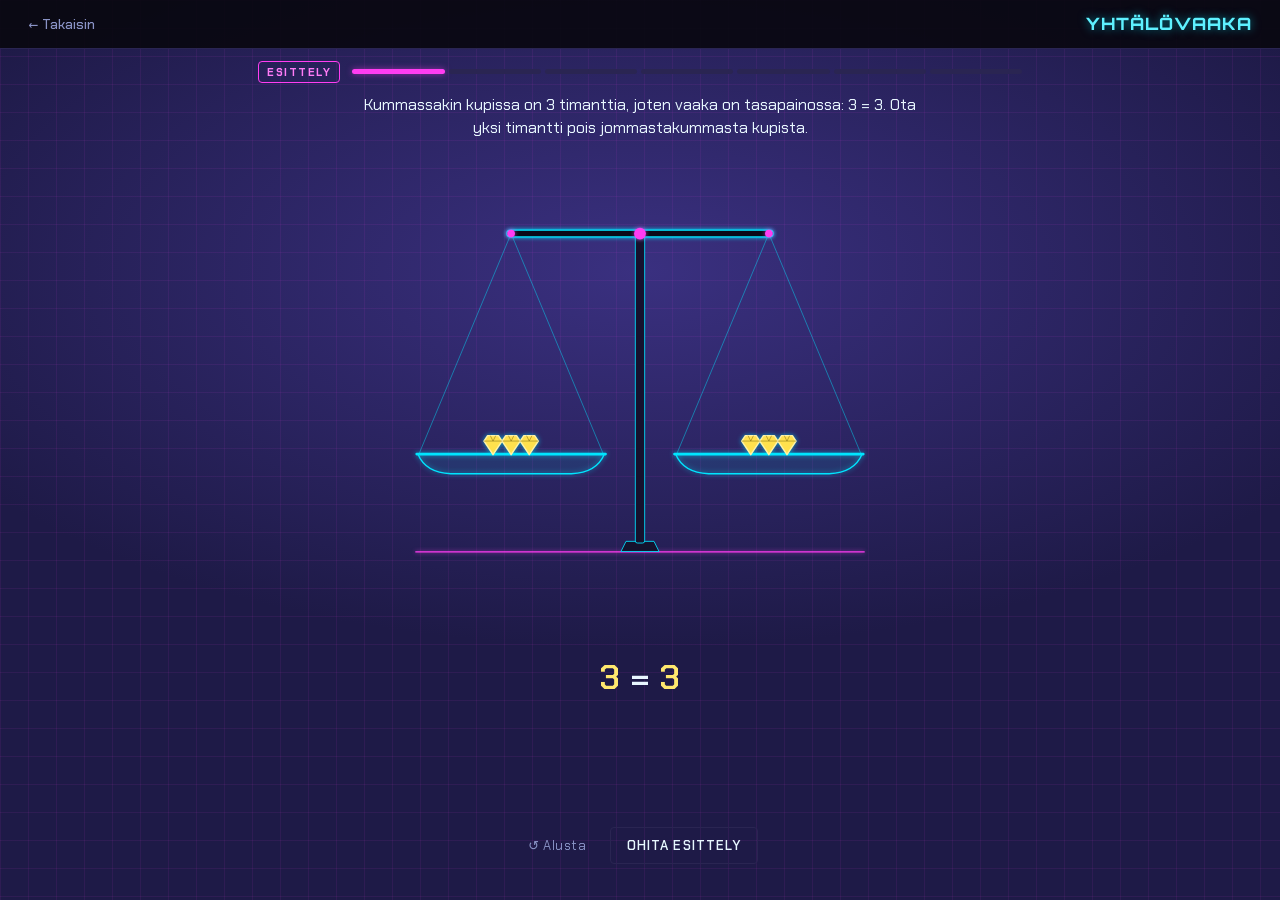
<file: games/lukio/maa1-2/yhtalovaaka/index.html>
<!DOCTYPE html>
<html lang="fi">
<head>
<meta charset="UTF-8">
<meta name="viewport" content="width=device-width, initial-scale=1">
<title>Yhtälövaaka</title>

<!-- ════════════════════════════════════════════════════════════════════
     GAME: Yhtälövaaka (balance-scale equations)
     Self-contained. Lives at  games/lukio/maa1-2/vaaka/index.html
     Box = x (unknown number of diamonds), diamond = 1,
     balloon = −1 (from level 3; it lifts its cup by one diamond's weight).
     A released balloon flies away. Balloons and diamonds do not cancel.
     From level 4, x may be negative: the box is full of balloons, so it
     lifts its cup, and a box taken out floats away instead of falling.
     Take (or add) an item in one cup, then do the SAME in the other cup
     before the scale tips over. The scale compares real weights. Goal: one box alone in a cup, only diamonds in the other. If the box ends up
     on the right, the scale turns itself around so the answer reads x = n.
     Grab an item and move it a little to take it out: it drops to the floor.
     Drop it into the other cup to move it there. Drag from the shelf to add.
     A plain click does nothing.
     Level 5: a cup may start with both diamonds and balloons (3x + 2 − 1 = 2x).
     Scoring: 10 levels, 3 lives. Each solved level gives
       (50 + 100·ideal/moves + 50·(3 s + 1 s·moves)/time) × level.
     A broken cup costs a life and 100 × level points; the third one is
     Game Over. Finishing gives 1000 + 500 per life left.
     Keys: A / S / D = left box / diamond / balloon,
           K / L / J = right box / diamond / balloon
           (Shift adds instead of removing),  r = restart (time and moves keep running)
     Puzzles are generated backwards from x = n by adding the same thing
     to both sides, so every state stays non-negative and solvable.
     Esittely: a guided intro on the same scale before level 1 and before
     level 3 (every time, or from the Esittely button); see the
     intro section in the script.
     ════════════════════════════════════════════════════════════════════ -->

<link rel="preconnect" href="https://fonts.googleapis.com">
<link rel="preconnect" href="https://fonts.gstatic.com" crossorigin>
<!-- shared site look: colours, fonts, header, lives, buttons, dialogs -->
<link rel="stylesheet" href="../../../../assets/theme.css">

<style>
  /* Only what is specific to this game. Everything else comes from assets/theme.css. */
  main{ flex:1; display:flex; flex-direction:column; align-items:center; }

  /* ── stage ── */
  .stage-wrap{ width:min(820px,100%); padding:8px 8px 0; }
  #stage{
    display:block; width:100%; height:auto;
    max-height:calc(100dvh - 370px); min-height:260px;
    user-select:none; -webkit-user-select:none; touch-action:none; cursor:default;
  }
  .floor{ stroke:var(--magenta); stroke-width:3; filter:var(--glow-magenta); }
  .stand{ fill:#15122e; stroke:var(--accent); stroke-width:2; }
  .pivot, .hook{ fill:var(--magenta); filter:var(--glow-magenta); }
  .beam{ fill:#0b0a18; stroke:var(--accent); stroke-width:3; }   /* stroke and glow are set from the tilt */
  .string{ stroke:var(--accent); stroke-width:1.4; opacity:.75; }
  .bowl{ fill:rgba(0,229,255,.06); stroke:var(--accent); stroke-width:2.5; stroke-linejoin:round; }
  .bowl-rim{ stroke:var(--accent); stroke-width:5; stroke-linecap:round; }
  #panL > .cup-scale, #panR > .cup-scale{ filter:var(--glow-cyan); }     /* one glow per cup */
  .target .bowl{ stroke:var(--magenta); fill:rgba(255,61,242,.12); }
  .target .bowl-rim{ stroke:var(--magenta); }
  .target > .cup-scale{ filter:var(--glow-magenta) !important; }
  .shelf{ stroke:var(--magenta); stroke-width:6; stroke-linecap:round; filter:var(--glow-magenta); }
  .shelf-label{ font-family:var(--ui); font-size:26px; fill:var(--muted); text-anchor:middle; }
  .supply{ cursor:grab; }
  .dragging{ cursor:grabbing; }
  .return-ring{ fill:none; stroke:var(--magenta); stroke-width:2.5; stroke-dasharray:7 6; opacity:.6; pointer-events:none; }
  .return-ring.on{ opacity:1; stroke-width:4; fill:rgba(255,61,242,.12); }
  .held{ filter:drop-shadow(0 0 10px rgba(0,229,255,.8)); pointer-events:none; }

  /* ── items ── */
  .item{ cursor:grab; }
  .box-body{ fill:var(--green-wash); stroke:var(--green); stroke-width:3.5; }
  .box-lid{ stroke:var(--green); stroke-width:3; opacity:.6; }
  .box-label{ font-family:var(--display); font-weight:700; font-size:54px; fill:var(--green-ink); text-anchor:middle; }
  .gem-body{ fill:var(--gold); stroke:#fff3a8; stroke-width:1.6; stroke-linejoin:round; }
  .gem-facet{ fill:none; stroke:#7a6510; stroke-width:1; opacity:.55; }
  .balloon-body{ fill:var(--magenta); stroke:#ffb8fb; stroke-width:1.6; }
  .balloon-knot{ fill:#ffb8fb; }
  .balloon-shine{ fill:#fff; opacity:.5; }
  .bstring{ fill:none; stroke:#ffb8fb; stroke-width:1.3; opacity:.7; }
  .item:hover .box-body{ fill:#0b3d26; }
  .item:hover .gem-body{ fill:#fff07a; }
  .open-lid{ fill:var(--green-wash); stroke:var(--green); stroke-width:3.5; }

  /* ── equation chain under the scale ──
     One row per balanced state, aligned at "=", with "| −1" on the right of
     the row it was done to. The newest three rows sit under the scale; older
     ones rise behind the (transparent) scale picture, faded. */
  .stage-wrap{ position:relative; z-index:1; }
  /* as wide as the drawn scale (set from the script), so its edges are the cups' outer edges */
  .eqzone{ position:relative; width:100%; max-width:100%; height:calc(3 * var(--row)); --row:clamp(32px,7.4vw,46px); margin-top:2px; }
  .chain{
    position:absolute; left:0; right:0; bottom:0; z-index:0; pointer-events:none;
    /* three columns: left sides | "=" | right sides with the steps.
       The two halves are always equally wide, so "=" stays in the exact middle,
       under the scale's post. In the right half the steps form one column,
       left-aligned so the bars line up and pushed out to the right edge; only a
       right side too long for its half pushes them further out. */
    display:grid; grid-template-columns:minmax(0,1fr) auto minmax(0,1fr); align-items:end;
    font-family:var(--math); font-weight:600; font-size:clamp(22px,5.4vw,34px); white-space:nowrap;
  }
  .chain .colL, .chain .colM, .chain .colR{ display:grid; grid-auto-rows:var(--row); align-items:center; }
  .chain .colL{ justify-items:end; }
  .chain .colM{ justify-items:center; }
  .chain .colR{ grid-template-columns:max-content minmax(.7em,1fr) max-content 6%; }
  .chain .colR .rhs{ grid-column:1; }
  .chain .colR .ann{ grid-column:3; }
  .chain.rise{ transition:transform .35s ease; }
  .chain span{ transition:opacity .35s ease; }
  /* ≠ drawn as the font's own "=" with a slash (Chakra Petch has no ≠ glyph) */
  .eq.ne{ position:relative; display:inline-block; }
  .eq.ne::after{
    content:""; position:absolute; left:50%; top:52%; width:.085em; height:.62em; border-radius:.04em;
    background:currentColor; transform:translate(-50%,-50%) rotate(32deg);
  }
  .chain .ann{ color:var(--muted); font-weight:500; }
  .chain .ann .bar{ color:var(--accent); opacity:.7; margin-right:.25em; }
  .chain .old{ opacity:.28; }
  .chain .gone{ opacity:0; }
  @media (prefers-reduced-motion: reduce){ .chain.rise, .chain span{ transition:none; } }

  .legend{
    display:flex; gap:22px; justify-content:center; align-items:center;
    font-family:var(--math); font-size:16px; color:var(--muted); padding:2px 0 4px;
  }
  .legend span{ display:inline-flex; align-items:center; gap:6px; }
  .legend svg{ width:20px; height:20px; overflow:visible; }

  /* ── "Näytä ratkaisu" in the win dialog: the player's chain beside a model one ── */
  .win{ max-height:calc(100dvh - 40px); overflow-y:auto; }
  .win:has(.solution[open]){ width:min(600px,96vw); }
  .solution{ margin-top:16px; border-top:1px solid var(--line); padding-top:10px; }
  .solution summary{
    list-style:none; cursor:pointer; display:inline-flex; align-items:center; gap:6px;
    font-family:var(--ui); font-size:13px; letter-spacing:.04em; color:var(--muted);
    padding:4px 6px; border-radius:var(--radius);
  }
  .solution summary::-webkit-details-marker{ display:none; }
  .solution summary::before{ content:"▸"; color:var(--accent); transition:transform .15s ease; }
  .solution[open] summary::before{ transform:rotate(90deg); }
  .solution summary:hover{ color:var(--accent-ink); }
  .solution summary:focus-visible{ outline:2px solid var(--accent); outline-offset:2px; }
  /* two equal halves, each chain centred in its half: the pair sits symmetrically around the middle */
  .cmp{ display:grid; grid-template-columns:1fr 1fr; gap:14px; margin-top:12px; text-align:center; }
  .cmp > div{ min-width:0; }
  .cmp h3{ font-family:var(--ui); font-size:12px; font-weight:600; letter-spacing:.1em; text-transform:uppercase; color:var(--muted); margin:0 0 6px; }
  .cmp .steps{ font-family:var(--ui); font-size:12px; color:var(--muted); margin-top:6px; }
  .mini{
    display:inline-grid; grid-template-columns:auto auto auto auto; align-items:baseline; max-width:100%; text-align:left;
    gap:4px 0; font-family:var(--math); font-weight:600; font-size:clamp(13px,3.6vw,17px); white-space:nowrap; overflow-x:auto;
  }
  .mini .lhs{ text-align:right; } .mini .rhs{ text-align:left; }
  .mini .ann{ padding-left:.6em; color:var(--muted); font-weight:500; }
  .mini .ann .bar{ color:var(--accent); opacity:.7; margin-right:.2em; }
  @media (max-width:380px){ .cmp{ grid-template-columns:1fr; } }

  /* ── Esittely (intro): the shared look is in theme.css; here only this game's part ── */
  .eqzone{ transition:opacity .35s ease; }
  .eqzone.veiled{ opacity:0; }
  body.intro .statusrow, body.intro .legend, body.intro .hud, body.intro #introBtn, body.intro #skipLevel, body:not(.intro) #introSkip{ display:none; }
  /* room for the question, the chain (3 rows), feedback and the answer tiles */
  body.intro #stage{ max-height:calc(100dvh - 372px - 3 * clamp(32px,7.4vw,46px)); min-height:170px; }

  /* ── what the box held, in the win dialog ── */
  .win .gems{ display:flex; flex-wrap:wrap; gap:4px; justify-content:center; margin:8px auto 0; max-width:260px; }
  .win .gems svg{ width:22px; height:24px; overflow:visible; }
</style>
</head>
<body class="game">

  <header>
    <a class="back" href="../../../../#/lukio/maa1-2">← Takaisin</a>
    <span class="title">Yhtälövaaka</span>
    <span class="hud"><span>Taso: <b id="level">1/10</b></span><span>Pisteet: <b id="score">0</b></span></span>
  </header>

  <main>
    <div class="statusrow">
      <span class="lives" id="lives" aria-label="Elämät"></span>
      <span>Siirrot: <b id="moves">0</b></span>
    </div>
    <!-- Esittely (intro): progress and the step's question -->
    <div class="introbar" id="introBar" hidden>
      <span class="introtag">Esittely</span>
      <div class="progress" id="introProgress" role="img"></div>
    </div>
    <p class="prompt" id="introPrompt" aria-live="polite" hidden></p>
    <div class="stage-wrap">
      <svg id="stage" viewBox="0 -145 1100 1215" aria-label="Vaaka, jossa on kaksi kuppia">
        <line class="floor" x1="20" y1="1051" x2="1080" y2="1051"/>
        <path class="stand" d="M505,1050 L595,1050 L583,1026 L517,1026 Z"/>
        <rect class="stand" x="539" y="300" width="22" height="730" rx="5"/>

        <!-- supply shelf: drag new items from here (drawn by renderShelf) -->
        <g id="shelf"></g>

        <g id="rig">
        <g id="strings"></g>
        <g id="beam">
          <rect id="beamBar" class="beam" x="236" y="292" width="628" height="16" rx="8"/>
          <circle class="hook" cx="246" cy="300" r="9"/>
          <circle class="hook" cx="854" cy="300" r="9"/>
        </g>
        <circle class="pivot" cx="550" cy="300" r="14"/>
        <g id="panL">
          <g class="cup-scale">
          <path class="bowl" d="M-170,0 L170,0 Q156,34 110,36 L-110,36 Q-156,34 -170,0 Z"/>
          <line class="bowl-rim" x1="-172" y1="0" x2="172" y2="0"/>
          <g class="items"></g>
          </g>
        </g>
        <g id="panR">
          <g class="cup-scale">
          <path class="bowl" d="M-170,0 L170,0 Q156,34 110,36 L-110,36 Q-156,34 -170,0 Z"/>
          <line class="bowl-rim" x1="-172" y1="0" x2="172" y2="0"/>
          <g class="items"></g>
          </g>
        </g>
        </g>
        <g id="fx"></g>
        <circle id="returnRing" class="return-ring" r="10" style="display:none"/>
        <g id="dragLayer"></g>
      </svg>
    </div>

    <div class="eqzone" id="eqzone"><div class="chain" id="chain" aria-live="polite"></div></div>
    <div class="legend">
      <span><svg viewBox="-17 -17 34 34"><rect x="-15" y="-15" width="30" height="30" rx="6" class="box-body" style="stroke-width:2.2"/></svg>= x</span>
      <span><svg viewBox="-11 -11 22 22"><polygon points="-6,-10 6,-10 10,-4 0,11 -10,-4" class="gem-body"/></svg>= 1</span>
      <span id="legendBalloon" hidden><svg viewBox="-15 -18 30 40"><ellipse rx="14" ry="17" class="balloon-body"/></svg>= −1</span>
    </div>
    <div class="hint" id="hint"></div>
    <div class="answers" id="introAnswers" hidden></div>

    <div class="subctrl">
      <button id="restart">↺ Alusta</button>
      <button id="introBtn">Esittely</button>
      <button class="btn" id="introSkip">Ohita esittely</button>
      <button id="skipLevel" hidden>⏭ Ohita taso (testi)</button>
    </div>
  </main>

  <div class="overlay" id="overlay">
    <div class="win" role="dialog" aria-modal="true" aria-labelledby="ovTitle">
      <h2 id="ovTitle"></h2>
      <div class="result" id="ovResult"></div>
      <div class="gems" id="ovGems"></div>
      <p id="ovMsg"></p>
      <div class="score" id="ovScore"></div>
      <div class="btns" id="ovBtns"></div>
      <details class="solution" id="ovSolution" hidden>
        <summary>Näytä ratkaisu</summary>
        <div class="cmp" id="ovCmp"></div>
      </details>
    </div>
  </div>

<script src="../../../../assets/celebrate.js"></script>
<script src="../../../../assets/intro.js"></script>
<script>
"use strict";
const motion = !window.matchMedia("(prefers-reduced-motion: reduce)").matches;
const rand = (lo,hi)=> lo + Math.floor(Math.random()*(hi-lo+1));
const $ = id => document.getElementById(id);
const setText = (id,v)=>{ const el=$(id); if(el) el.textContent=v; };
const SVGNS="http://www.w3.org/2000/svg";

/* ── geometry (SVG units) ───────────────────────────────────────────── */
const PIV = {x:550, y:300};      // beam pivot
const ARM = 304;                 // half beam length (0.8 × the original 380)
/* Cups are wider than originally (440 vs 340 units). Everything inside a cup —
   bowl, boxes, diamonds, balloons — is drawn in the original units and scaled
   by S, so items grow in the same proportion as the cup. */
const CUP_W_OLD = 340, CUP_W = 440;
const S = CUP_W / CUP_W_OLD;     // ≈ 1.29
// string length: hook → cup rim. Chosen so that at full tilt the cups stay
// clear of the post and the lower cup lands beside the stand's foot.
const HANG = 520;
const FLOOR = 1050;
const BOWL_DEPTH = 36*S;
const MAX_TILT = Math.asin((FLOOR - BOWL_DEPTH - HANG - PIV.y) / ARM);  // lower cup touches floor
const CAP = {b:6, d:24, p:8};    // (24 diamonds: they are big now and stack up)
document.querySelectorAll(".cup-scale").forEach(g=>g.setAttribute("transform",`scale(${S})`));    // what fits in one cup
let SUPPLY = {};                 // shelf pick areas, set by renderShelf()
const MAX_LEVEL = 10;             // difficulty stops growing here, so the game ends after level 10
const BALLOON_LEVEL = 3;
const balloonsOn = () => intro ? !!intro.step.balloons : level >= BALLOON_LEVEL;

/* ── shapes ─────────────────────────────────────────────────────────── */
const boxShape = label =>
  `<rect x="-51" y="-51" width="102" height="102" rx="12" class="box-body"/>` +
  `<line x1="-51" y1="-27" x2="51" y2="-27" class="box-lid"/>` +
  `<text y="33" class="box-label">${label}</text>`;
const GEM_SCALE = 1.65;           // diamonds on the scale: 1.65× their original size
const GEM_SCALE_SMALL = 1.1;      // diamonds inside the opened box and in the win card
const gemShape = (k=GEM_SCALE) => `<g transform="scale(${k})">` +
  `<polygon points="-6,-10 6,-10 10,-4 0,11 -10,-4" class="gem-body"/>` +
  `<polyline points="-10,-4 10,-4" class="gem-facet"/>` +
  `<polyline points="-3,-10 0,-4 3,-10" class="gem-facet"/></g>`;
/* an opened box with n diamonds inside (shown when the puzzle is solved) */
function openBoxShape(v){
  const n=Math.abs(v), neg=v<0;                     // negative x: the box holds balloons
  const cols = n<=4 ? 2 : 3, rows = Math.ceil(n/cols);
  let gems="";
  for(let i=0;i<n;i++){
    const r=Math.floor(i/cols), inRow=Math.min(cols,n-r*cols), j=i-r*cols;
    const x=(j-(inRow-1)/2)*28, y=8+(r-(rows-1)/2)*25;
    gems += neg
      ? `<g transform="translate(${x},${y-2}) scale(0.68)">${balloonShape(0,20,1)}</g>`
      : `<g transform="translate(${x},${y})">${gemShape(GEM_SCALE_SMALL)}</g>`;
  }
  return `<rect x="-51" y="-51" width="102" height="102" rx="12" class="box-body"/>` + gems +
         `<rect x="-55" y="-25" width="110" height="24" rx="8" class="open-lid" transform="rotate(-24 -55 -51) translate(-8 -44)"/>`;
}
/* balloon: (tx,ty) = where its string ends, relative to the balloon's centre */
const BALLOON_SCALE = 1.5;        // balloons on the scale: 1.5× their original size
function balloonShape(tx, ty, k=BALLOON_SCALE){
  const b=20*k;                    // bottom of the balloon, where the string starts
  return `<path d="M0,${b.toFixed(1)} Q${(tx*0.35-6).toFixed(1)},${(b+(ty-b)*0.5).toFixed(1)} ${tx.toFixed(1)},${ty.toFixed(1)}" class="bstring"/>` +
         `<g transform="scale(${k})">` +
         `<ellipse rx="14" ry="17" class="balloon-body"/>` +
         `<path d="M-3.5,21 L3.5,21 L0,16 Z" class="balloon-knot"/>` +
         `<ellipse cx="-5" cy="-7" rx="3.5" ry="5.5" class="balloon-shine"/></g>`;
}
const shapeOf = t => t==="b" ? boxShape("x") : t==="p" ? balloonShape(3,62) : gemShape();
const SHARD_L = "M-85,-18 L72,-18 L64,-5 L78,6 L70,18 L-25,18 Q-70,16 -85,-18 Z";
const SHARD_R = "M-90,-18 L90,-18 Q76,16 30,18 L-90,18 L-82,6 L-96,-5 Z";

/* The shelf is half the screen wide (box + diamonds), and three quarters wide
   once balloons join from level 3. Its items are drawn at cup scale and
   spread evenly along it. */
const SHELF_Y = 50;
function renderShelf(){
  if(intro && !intro.step.shelf){ $("shelf").innerHTML=""; SUPPLY={}; return; }   // most intro steps have no shelf
  const kinds = balloonsOn() ? ["b","d","p"] : ["b","d"];
  const W = balloonsOn() ? 1100*0.75 : 1100*0.5, x0 = 550 - W/2;
  let h=`<line class="shelf" x1="${x0}" y1="${SHELF_Y}" x2="${x0+W}" y2="${SHELF_Y}"/>`;
  SUPPLY={};
  kinds.forEach((t,i)=>{
    const cx = x0 + W*(i+0.5)/kinds.length;
    let inner;
    if(t==="b"){
      inner=`<g transform="translate(0,-54)">${boxShape("x")}</g>`;
      SUPPLY.b={x:cx, y:SHELF_Y-54*S, w:58*S, h:58*S};
    } else if(t==="d"){
      inner=[[-33,-18],[0,-18],[33,-18],[-16.5,-51],[16.5,-51],[0,-84]]
        .map(([x,y])=>`<g transform="translate(${x},${y})">${gemShape()}</g>`).join("");
      SUPPLY.d={x:cx, y:SHELF_Y-51*S, w:58*S, h:56*S};
    } else {
      inner=[[-24,-78],[24,-70],[0,-112]]
        .map(([x,y])=>`<g transform="translate(${x},${y})">${balloonShape(-x,-2-y)}</g>`).join("");
      SUPPLY.p={x:cx, y:SHELF_Y-90*S, w:52*S, h:56*S};
    }
    h+=`<g class="supply" transform="translate(${cx},${SHELF_Y}) scale(${S})">${inner}</g>`;
  });
  h+=`<text class="shelf-label" x="550" y="${SHELF_Y+32}">Lisää vetämällä</text>`;
  $("shelf").innerHTML=h;
}

/* item positions inside a cup.
   Boxes sit on the cup floor, 3 per row. Diamonds only rest on something solid:
   first one layer on top of the boxes (≈5 per box), then on the cup floor beside
   the boxes (hugging them), then on exposed tops of lower box rows, and only after
   that in further layers on top of the boxes. Each layer is full before the next. */
const GEM_W=33, GEM_H=35, CUP_HALF=162;   // slot size for the 1.65× diamonds
function layout(c){
  const out=[];
  const rows=[];                                   // box rows: {n, half-width, top y}
  for(let i=0;i<c.b;i++){
    const r=Math.floor(i/3), inRow=Math.min(3,c.b-r*3), j=i-r*3;
    out.push({t:"b", x:(j-(inRow-1)/2)*108, y:-(53+r*106)});
    rows[r]={half:(inRow*108-6)/2, top:-(104+r*106)};
  }

  // slots of one layer on a surface made of x-ranges; nearest to the centre first
  const layerSlots=(ranges,y)=>{
    const sl=[];
    for(const [a,b] of ranges){
      const n=Math.floor((b-a)/GEM_W); if(n<=0) continue;
      const x0=a+((b-a)-n*GEM_W)/2+GEM_W/2;
      for(let i=0;i<n;i++) sl.push({x:x0+i*GEM_W, y});
    }
    return sl.sort((p,q)=>Math.abs(p.x)-Math.abs(q.x));
  };
  // shelves: {ranges, y (surface), layers allowed}
  const shelves=[];
  if(!rows.length){
    shelves.push({ranges:[[-CUP_HALF,CUP_HALF]], y:0, layers:99});
  } else {
    const topRow=rows[rows.length-1];
    // the top layer may overhang the box edges a little (3 diamonds fit on one box)
    const top={ranges:[[-topRow.half-4,topRow.half+4]], y:topRow.top, layers:99};
    shelves.push({...top, layers:1});                                  // 1) first layer on top
    const h0=rows[0].half+3;
    shelves.push({ranges:[[-CUP_HALF,-h0],[h0,CUP_HALF]], y:0, layers:3}); // 2) floor beside boxes (≈ box height)
    for(let r=0;r<rows.length-1;r++){                                  // 3) exposed lower tops
      const a=rows[r].half, b=rows[r+1].half+3;
      if(a-b>=GEM_W) shelves.push({ranges:[[-a,-b],[b,a]], y:rows[r].top, layers:3});
    }
    shelves.push({...top, y:top.y-GEM_H, layers:99});                  // 4) more layers on top
  }

  let left=c.d;
  for(const sh of shelves){
    for(let k=0;k<sh.layers && left>0;k++){
      const sl=layerSlots(sh.ranges, sh.y-17-k*GEM_H);
      if(!sl.length) break;
      for(const p of sl){ if(!left) break; out.push({t:"d", x:p.x, y:p.y}); left--; }
    }
    if(!left) break;
  }

  // balloons float above everything else, their strings tied to the cup rim
  const top=out.reduce((m,it)=>Math.min(m, it.y-(it.t==="b"?51:18)), 0);
  // keep the highest row below the hook (only matters in very full cups)
  const rowsP=Math.ceil((c.p||0)/4), highest=top-58-(rowsP-1)*62;
  const shift=Math.max(0, (-HANG/S+28) - highest);
  for(let i=0;i<(c.p||0);i++){
    const r=Math.floor(i/4), inRow=Math.min(4,c.p-r*4), j=i-r*4;
    const x=(j-(inRow-1)/2)*46 + (r%2)*14, y=top-58-r*62+shift;
    out.push({t:"p", x, y, ax:Math.max(-150,Math.min(150,x*2.4))});
  }
  return out;
}

/* ── puzzle generator: start from x = n and add the same to both sides ─ */
const NEG_LEVEL = 4;             // from this level the answer may be negative
const MIX_LEVEL = 5;             // from this level a cup may start with diamonds AND balloons
// Level 5 was added between the old levels 4 and 5: it is as hard as level 4,
// but one cup always starts mixed (3x + 2 − 1 = 2x). Levels 6–10 are the old
// 5–9, and half of their puzzles have a mixed cup.
const difficulty = level => level <= MIX_LEVEL ? Math.min(level, MIX_LEVEL - 1) : level - 1;
function genPuzzle(level){
  const mixed = level === MIX_LEVEL || (level > MIX_LEVEL && Math.random() < .5);
  for(;;){
    const p = genPure(difficulty(level));
    if(mixed){
      // add z diamond–balloon pairs to one cup (it keeps its weight)
      const c = Math.random() < .5 ? p.L : p.R, z = rand(1, level >= 8 ? 3 : 2);
      c.d += z; c.p += z;
      if(c.d > CAP.d || c.p > CAP.p) continue;
    }
    p.par = parOf(p);
    return p;
  }
}
/* the fewest moves: every item that has to leave or join a cup is one move,
   except that one move carries an item straight from a cup that has to lose
   it to a cup that has to gain it. The end state is one box alone in a cup
   and |x| diamonds (or balloons when x < 0) in the other; it can be cheaper
   to keep the box in the cup that has fewer boxes (2x + 2 − 6 = x − 2: take
   out both boxes on the left), so both ends are counted and the cheaper one
   wins. (Checked offline against a full search of all move sequences.) */
function parOf(p){
  const pure = {b:0, d:Math.max(0, p.x), p:Math.max(0, -p.x)}, box = {b:1, d:0, p:0};
  const cost = (tL, tR) => {
    let n = 0;
    for(const t of ["b","d","p"]){
      const dL = tL[t] - (p.L[t] || 0), dR = tR[t] - (p.R[t] || 0);
      n += Math.abs(dL) + Math.abs(dR);
      if(dL * dR < 0) n -= Math.min(Math.abs(dL), Math.abs(dR));     // carried across
    }
    return n;
  };
  return Math.min(cost(box, pure), cost(pure, box));
}
function genPure(level){
  const kb = rand(level>=2 ? 1 : 0, Math.min(3, level));       // boxes added to both
  let x, k;                                                     // answer; constant added to both sides
  if(level>=NEG_LEVEL && Math.random()<0.4){
    // x = −2 … −(level+1): the box holds balloons. x = ±1 and 0 are never used.
    x = -rand(2, Math.min(8, level+1));
    do { k = rand(-4, 6); } while(k===0 || Math.abs(x+k)>8);
  } else {
    x = rand(2, Math.min(9, 3+level));
    if(level>=BALLOON_LEVEL && Math.random()<0.75) k = -rand(1, Math.min(6, level+2));  // negative ⇒ balloons
    else k = rand(1, Math.max(1, Math.min(18-x, 2+2*level)));
  }
  // a side's constant c is shown as c diamonds, or |c| balloons when c < 0
  const side = (b,c) => ({b, d:Math.max(0,c), p:Math.max(0,-c)});
  const p = { x, L:side(1+kb, k), R:side(kb, x+k) };
  if(Math.random()<.5) [p.L, p.R] = [p.R, p.L];               // box may end up on either side
  return p;
}
const fallTimeFor = level => Math.max(2.4, 6 - 0.45*(difficulty(level)-1));   // seconds to hit the floor

/* ── state ──────────────────────────────────────────────────────────── */
let celebrated=false;           // fireworks already started for this win?
/* scoring: one run = levels 1…MAX_LEVEL with 3 lives */
const LIVES = 3;
const PTS_SOLVE = 50, PTS_MOVES = 100, PTS_TIME = 50;
const TIME_BASE = 3, TIME_PER_MOVE = 1;          // reference time = 3 s + 1 s per move made
const CRASH_PENALTY = 100;                       // × level
const BONUS_FINISH = 1000, BONUS_LIFE = 500;
let score=0, lives=LIVES, moves=0, elapsed=0, lastWin=null, lastPenalty=0;
const fmt = n => Math.round(n).toLocaleString("fi-FI");
let level=1, puzzle, cur, tilt, tiltV=0, needFlip=false, flipT=0, status, settle, particles=[], drag=null, flash=null;
let intro=null;                 // the Esittely while it runs (see the intro section)
// status: play | winning | identity | won | crash | over

const svg=$("stage");
// the scale is drawn letterboxed when the screen is short: make the equation
// area exactly as wide as the drawing, so the steps' column ends at the cups
function fitEqZone(){
  const r = svg.getBoundingClientRect(), vb = svg.viewBox.baseVal;
  document.querySelector(".eqzone").style.width = Math.min(r.width, r.height * vb.width / vb.height) + "px";
}
window.addEventListener("resize", fitEqZone);
const panEl={L:$("panL"), R:$("panR")};
const stringsEl=$("strings"), fxEl=$("fx"), dragLayer=$("dragLayer"), beamEl=$("beam"), beamBar=$("beamBar");

/* keepClock: the "Alusta" restart and retrying after a vanished x keep the
   time and moves running; a new level and a retry after a broken cup start fresh */
// attempts at each level since the page was opened: a new level and a retry
// after a broken cup count, "Alusta" and a retry after a vanished x don't
const tries = {};
function startPuzzle(p, keepClock){
  puzzle=p;
  if(!keepClock){ moves=0; elapsed=0; tries[level] = (tries[level] || 0) + 1; }
  cur={L:{p:0,...p.L}, R:{p:0,...p.R}};
  resetChain();
  tilt=0; tiltV=0; needFlip=false; flipT=0; status="play"; settle=0; flash=null; celebrated=false;
  $("rig").removeAttribute("transform");
  cancelDrag();
  particles.forEach(q=>q.g.remove()); particles=[];
  ["L","R"].forEach(s=>{ panEl[s].style.display=""; renderPan(s); });
  $("overlay").classList.remove("show");
  updateHud();
  renderShelf();
  $("legendBalloon").hidden = !balloonsOn();
  updateUI();
}
const newPuzzle = ()=> startPuzzle(genPuzzle(level));
const restart   = ()=> { if(status==="play") startPuzzle(puzzle, true); };   // ↺ Alusta
const retryKeep = ()=> startPuzzle(puzzle, true);
const retryFresh= ()=> startPuzzle(puzzle);
// a run starts with the basics intro, every time (it can be skipped; Vadim
// dropped remembering it)
function newRun(){ startIntro(["basics"], beginRun, "Aloita peli"); }
function beginRun(){ level=1; score=0; lives=LIVES; newPuzzle(); }
function nextLevel(){
  level++;
  // balloons come in: their short intro first, every time
  if(level===BALLOON_LEVEL) startIntro(["balloons"], newPuzzle, `Aloita taso ${level}`);
  else newPuzzle();
}

/* life icons: a small cup, and the same cup broken in two */
const CUP_ICON = `<path class="life-cup" d="M2,5 L38,5 Q36,17 27,18 L13,18 Q4,17 2,5 Z"/><line class="life-rim" x1="1" y1="5" x2="39" y2="5"/>`;
const CUP_BROKEN = `<g transform="rotate(-12 10 12)"><path class="life-cup" d="M2,5 L18,5 L15,10 L19,14 L16,18 L13,18 Q4,17 2,5 Z"/></g>`+
                   `<g transform="translate(4,2) rotate(10 30 12)"><path class="life-cup" d="M21,5 L38,5 Q36,17 27,18 L18,18 L21,14 L17,10 Z"/></g>`;
function updateHud(justLost){
  setText("level",`${level}/${MAX_LEVEL}`); setText("score",fmt(score)); setText("moves",moves);
  $("lives").innerHTML = Array.from({length:LIVES},(_,i)=>{
    const alive = i < lives;
    return `<svg viewBox="0 0 40 22" class="${alive?"":"lost"}${justLost && i===lives?" just-lost":""}">${alive?CUP_ICON:CUP_BROKEN}</svg>`;
  }).join("");
  $("lives").setAttribute("aria-label", `Elämät: ${lives}/${LIVES}`);
}
const stateKey = ()=> JSON.stringify(cur);
function countMove(){ moves++; setText("moves",moves); }

function renderPan(side, revealX, dim){
  const g=panEl[side].querySelector(".items");
  const items=layout(cur[side]);
  const isDim = it => dim && it.t===dim.t && Math.abs(it.x-dim.lx)<0.5 && Math.abs(it.y-dim.ly)<0.5;
  // balloons first, so their strings pass behind boxes and diamonds
  items.sort((a,b)=>(b.t==="p")-(a.t==="p"));
  g.innerHTML = items.map(it =>
    `<g class="item${revealX?" revealed":""}"${isDim(it)?' opacity="0.25"':''} transform="translate(${it.x},${it.y})">` +
    (it.t==="b" ? (revealX ? openBoxShape(puzzle.x) : boxShape("x"))
     : it.t==="p" ? balloonShape(it.ax-it.x, -it.y) : gemShape()) + `</g>`).join("");
}

/* ── weights: the scale is honest — it compares real weights ────────── */
const weight = c => c.b*puzzle.x + c.d - (c.p||0);   // a balloon lifts by one diamond
function tiltSign(){                       // +1 = right cup down, −1 = left cup down
  const w = weight(cur.L) - weight(cur.R);
  return w<0 ? 1 : w>0 ? -1 : 0;
}

/* ── equation readout ───────────────────────────────────────────────── */
function sideHTML(c){
  const t=[];
  if(c.b) t.push(`<span class="xterm">${c.b===1?"":c.b}x</span>`);
  if(c.d) t.push(`<span class="cterm">${c.d}</span>`);
  let h=t.join(`<span class="op">+</span>`);
  if(c.p) h += (t.length ? `<span class="op">−</span>` : `<span class="pterm">−</span>`) + `<span class="pterm">${c.p}</span>`;
  return h || `<span class="cterm">0</span>`;
}
function eqHTML(){
  return `<span class="lhs">${sideHTML(cur.L)}</span>${relHTML()}<span class="rhs">${sideHTML(cur.R)}</span>`;
}

/* ── equation chain ─────────────────────────────────────────────────────
   chain = the balanced states so far, oldest first: {L, R, a}. `a` is what
   was done to both sides to get to the next row ({b: x's, c: constant}),
   null when the two sides changed differently ("weighing" — still an open
   question in CLAUDE.md, so for now such a row just has no annotation),
   undefined on the newest row. While a step is unfinished (the scale is
   tipped, or an item is in the hand) the newest row shows what has been done
   so far after each side, e.g. x + 2 ≠ 4 − 1, until the scale balances. */
let chain = [], shownRows = 0;
const copyState = () => ({L:{...cur.L}, R:{...cur.R}});
const sameSide = (a, b) => a.b===b.b && a.d===b.d && a.p===b.p;
const sameState = (a, b) => sameSide(a.L, b.L) && sameSide(a.R, b.R);
const val = c => ({b:c.b, c:c.d - c.p});
const kindOf = a => a && (a.b && !a.c ? "x" + Math.sign(a.b) : !a.b && a.c ? "c" + Math.sign(a.c) : "");
function resetChain(){ chain = [{...copyState(), a:undefined}]; shownRows = 0; }

// a balanced state that differs from the newest row becomes a new row
function commitChain(){
  const last = chain[chain.length - 1], vL0 = val(last.L), vR0 = val(last.R), vL = val(cur.L), vR = val(cur.R);
  const dL = {b:vL.b - vL0.b, c:vL.c - vL0.c}, dR = {b:vR.b - vR0.b, c:vR.c - vR0.c};
  let a = dL.b===dR.b && dL.c===dR.c ? dL : null;
  // −1, −1, −1 → | −3: a step of the same kind and sign as the one before it merges into it
  const prev = chain.length >= 2 ? chain[chain.length - 2] : null;
  if(a && prev && kindOf(prev.a) && kindOf(prev.a) === kindOf(a)){
    chain.pop(); a = {b:prev.a.b + a.b, c:prev.a.c + a.c}; chain[chain.length - 1].a = a;
  } else last.a = a;
  chain.push({...copyState(), a:undefined});
}
/* the model solution, from how the puzzle was built (see genPuzzle): first
   take the diamond–balloon pairs out of a mixed cup (a row without a step),
   then the constant k off both sides, then the kb extra boxes; the last row
   is x = n even when the box started on the right (the scale turns around) */
function modelChain(p){
  const side = (b, c) => ({b, d:Math.max(0, c), p:Math.max(0, -c)});
  const boxLeft = p.L.b > p.R.b, X = boxLeft ? p.L : p.R, O = boxLeft ? p.R : p.L;
  const kb = O.b, k = X.d - (X.p || 0), rest = O.d - (O.p || 0);   // rest = x + k
  const row = (bx, cx, bo, co, a) => boxLeft ? {L:side(bx, cx), R:side(bo, co), a} : {L:side(bo, co), R:side(bx, cx), a};
  const rows = [row(1 + kb, k, kb, rest, k ? {b:0, c:-k} : kb ? {b:-kb, c:0} : undefined)];
  if(k) rows.push(row(1 + kb, 0, kb, rest - k, kb ? {b:-kb, c:0} : undefined));
  if(kb) rows.push(row(1, 0, 0, rest - k));
  const last = rows[rows.length - 1];
  if(!boxLeft) [last.L, last.R] = [last.R, last.L];        // 2 = x is written x = 2, as in the player's chain
  const mix = c => c.d && c.p;
  if(mix(p.L) || mix(p.R)) rows.unshift({L:{p:0, ...p.L}, R:{p:0, ...p.R}});
  return rows;
}
function miniChain(rows){
  return `<div class="mini">` + rows.map(r => `<span class="lhs">${sideHTML(r.L)}</span><span class="eq">=</span>` +
    `<span class="rhs">${sideHTML(r.R)}</span><span class="ann">${annHTML(r.a)}</span>`).join("") + `</div>`;
}
const stepCount = rows => rows.filter(r => r.a && (r.a.b || r.a.c)).length;

// the scale was turned around: the newest row is written the other way round too
function flipChain(){ const r = chain[chain.length - 1]; [r.L, r.R] = [r.R, r.L]; }

function annHTML(a){
  if(!a || (!a.b && !a.c)) return "";
  const t = [];
  if(a.b) t.push(`${a.b < 0 ? "−" : "+"}${Math.abs(a.b) === 1 ? "" : Math.abs(a.b)}x`);
  if(a.c) t.push(`${a.c < 0 ? "−" : "+"}${Math.abs(a.c)}`);
  return `<span class="bar">|</span>` + t.map((x, i) => i ? x.replace(/^([−+])/, " $1 ") : x).join("");
}
// what has been put into or taken out of a cup since the newest row, written
// after that side: a diamond −1/+1, a balloon +1/−1 (taking a balloon out
// makes the cup heavier), a box −x/+x
function pendingHTML(was, now){
  const op = neg => `<span class="op">${neg ? "−" : "+"}</span>`, t = [];
  const db = now.b - was.b, dd = now.d - was.d, dp = now.p - was.p;
  if(db) t.push(op(db < 0) + `<span class="xterm">${Math.abs(db) === 1 ? "" : Math.abs(db)}x</span>`);
  if(dd) t.push(op(dd < 0) + `<span class="cterm">${Math.abs(dd)}</span>`);
  if(dp) t.push(op(dp > 0) + `<span class="pterm">${Math.abs(dp)}</span>`);
  return t.join("");
}
// "=" when the scale is level, otherwise a red "≠": with x unknown we can't say
// which side is bigger, even though the scale shows it
const relHTML = () => tiltSign() === 0 ? `<span class="eq">=</span>` : `<span class="eq off ne" role="img" aria-label="≠">=</span>`;

function renderChain(){
  const last = chain[chain.length - 1];
  if(status==="play" && !drag && tiltSign()===0 && !sameState(cur, last)) commitChain();
  const rows = chain.map(r => ({lhs:sideHTML(r.L), rel:`<span class="eq">=</span>`, rhs:sideHTML(r.R), ann:annHTML(r.a)}));
  const top = chain[chain.length - 1], open = rows[rows.length - 1];
  if(!sameState(cur, top)){                                     // an unfinished step
    open.lhs += pendingHTML(top.L, cur.L); open.rhs += pendingHTML(top.R, cur.R); open.rel = relHTML();
  }
  const el = $("chain"), n = rows.length;
  const o = i => i < n - 11 ? ' gone' : i < n - 3 ? ' old' : '';   // at most 8 faded rows above the newest three
  el.innerHTML =
    `<div class="colL">${rows.map((r, i) => `<span class="lhs${o(i)}">${r.lhs}</span>`).join("")}</div>` +
    `<div class="colM">${rows.map((r, i) => `<span class="rel${o(i)}">${r.rel}</span>`).join("")}</div>` +
    `<div class="colR">${rows.map((r, i) => `<span class="rhs${o(i)}">${r.rhs}</span><span class="ann${o(i)}">${r.ann}</span>`).join("")}</div>`;
  // a new row lifts the whole chain up by one row (a merge drops it by one)
  if(shownRows && n !== shownRows && motion){
    const h = parseFloat(getComputedStyle(el.firstElementChild).gridAutoRows) || 0;
    el.classList.remove("rise"); el.style.transform = `translateY(${(n - shownRows) * h}px)`;
    void el.offsetWidth; el.classList.add("rise"); el.style.transform = "";
  }
  shownRows = n;
}

// a level's first sentence in the hint, before the goal: what is new there.
// Only on the first two attempts at that level, after that just the goal.
const DRAG_TIP = "Vedä esine pois kupista (se putoaa lattialle) tai lisää hyllyltä — ja tee sama toiselle kupille.";
const INTRO = {1:DRAG_TIP, 2:DRAG_TIP,
  [BALLOON_LEVEL]:"Ilmapallo keventää kuppia yhden timantin verran. Irti vedetty pallo lentää pois.",
  [NEG_LEVEL]:"Laatikossa voi nyt olla myös ilmapalloja."};
function updateUI(){
  renderChain();
  if(intro) return introHint();
  const hint=$("hint");
  let msg = (INTRO[level] && tries[level] <= 2 ? INTRO[level] + " " : "") + (level>=NEG_LEVEL
    ? "Tavoite: yksi laatikko yksin toisessa kupissa, toisessa pelkkiä timantteja tai pelkkiä palloja."
    : "Tavoite: yksi laatikko yksin toisessa kupissa, pelkkiä timantteja toisessa."), warn=false;
  if(flash && performance.now()<flash.until){ msg=flash.msg; warn=true; }
  else if(status==="play" && tiltSign()!==0){ warn=true; msg = balloonsOn() ? "Vaaka kallistuu! Tasapainota se muuttamalla myös toista kuppia." : "Vaaka kallistuu! Tee sama myös toiselle kupille."; }
  else if(status==="winning") msg="Tasapainossa! Katsotaan, mitä laatikossa on…";
  else if(status==="flipping") msg="Laatikko jäi oikealle — vaaka kääntyy ympäri.";
  else if(status==="crash") msg="Kuppi osui lattiaan ja hajosi.";
  hint.textContent=msg; hint.classList.toggle("warn",warn);
}
function flashHint(msg){ flash={msg, until:performance.now()+2000}; updateUI(); setTimeout(updateUI,2050); }

/* after every completed move: did we win, or lose the unknown? */
function checkEnd(){
  if(intro) return introCheck();
  if(status!=="play" || tiltSign()!==0) return;
  const {L,R}=cur;
  const alone = c => c.b===1 && c.d===0 && !c.p;     // just the box
  const gems  = c => c.b===0 && (!c.p || !c.d);      // only diamonds, or only balloons (x < 0)
  if(alone(L) && gems(R)){ status="winning"; settle=0; needFlip=false; startFireworks(); }
  else if(alone(R) && gems(L)){ status="winning"; settle=0; needFlip=true; startFireworks(); }   // x on the right
  // balanced with the same number of boxes on both sides ⇒ an identity (e.g. 0 = 0):
  // true for every x, so the box's contents can no longer be deduced
  else if(L.b===R.b){ status="identity"; settle=0; }
  updateUI();
}

/* ── positions ──────────────────────────────────────────────────────── */
function hookPos(side){
  const s = side==="L" ? -1 : 1;
  return {x:PIV.x + s*ARM*Math.cos(tilt), y:PIV.y + s*ARM*Math.sin(tilt)};
}
function cupPos(side){ const h=hookPos(side); return {x:h.x, y:h.y+HANG}; }
/* the cup an item would drop into. From the shelf (a normal solving move) the
   whole space the cup hangs in counts, hook to just below the bowl. From the
   other cup (never needed, usually an accident when dropping something off the
   scale) only the bowl itself counts: inside the rim, from 90 units above it
   (a little less than a box's height) to just below it. */
const DROP_SHELF = {dx:235, up:HANG, down:80};
const DROP_CUP   = {dx:170, up:90, down:40};
function cupAt(p, from){
  const a = from==="L" || from==="R" ? DROP_CUP : DROP_SHELF;
  for(const side of ["L","R"]){
    if(panEl[side].style.display==="none") continue;
    const c=cupPos(side);
    if(Math.abs(p.x-c.x)<=a.dx && p.y>=c.y-a.up && p.y<=c.y+a.down) return side;
  }
  return null;
}

/* ── dragging ───────────────────────────────────────────────────────── */
function svgPt(e){
  const p=svg.createSVGPoint(); p.x=e.clientX; p.y=e.clientY;
  return p.matrixTransform(svg.getScreenCTM().inverse());
}
function pick(p){
  for(const t of balloonsOn() ? ["b","d","p"] : ["b","d"]){
    const s=SUPPLY[t];
    if(!s) continue;
    if(Math.abs(p.x-s.x)<=s.w && Math.abs(p.y-s.y)<=s.h) return {from:"S", t, x:p.x, y:p.y};
  }
  // generous touch radius: at least ~22 screen pixels around each diamond
  const tol=Math.max(20*S, 22/svg.getScreenCTM().a);
  let best=null;
  for(const side of ["L","R"]){
    if(panEl[side].style.display==="none") continue;
    const c=cupPos(side);
    for(const it of layout(cur[side])){
      const gx=c.x+it.x*S, gy=c.y+it.y*S;
      let d;
      if(it.t==="b") d = (Math.abs(p.x-gx)<=54*S && Math.abs(p.y-gy)<=54*S) ? 0 : Infinity;
      else { d=Math.hypot(p.x-gx,p.y-gy); if(d>(it.t==="p"?Math.max(30*S,tol):tol)) d=Infinity; }
      if(d<Infinity && (!best || d<best.d)) best={from:side, t:it.t, x:gx, y:gy, lx:it.x, ly:it.y, d};
    }
  }
  return best;
}

/* Touch screens: the moment a finger touches an item, a big copy of it
   appears centred on the fingertip, big enough to show around the finger, so
   the player sees what they are holding. The item
   still weighs on the cup — releasing without moving leaves it there.
   Moving the finger a few pixels takes it out for real.
   Mouse: a plain click does nothing; moving a few pixels takes the item out.
   A taken-out item released anywhere except the OTHER cup falls / flies away. */
const DRAG_START_PX = 6;
const TOUCH_GROW = {b:2, d:5, p:4};          // the held item's size on a touch screen (× its size in the cup)
let pending=null;

function heldOffset(t, touch){
  if(!touch) return null;
  return {grow:TOUCH_GROW[t], ox:0, oy:0};
}
function makeHeld(t){
  const g=document.createElementNS(SVGNS,"g");
  g.setAttribute("class","held"); g.innerHTML=shapeOf(t); dragLayer.appendChild(g);
  return g;
}
function placeHeld(g, x, y, grow){
  g.setAttribute("transform",`translate(${x.toFixed(1)},${y.toFixed(1)}) scale(${(1.06*S*grow).toFixed(3)})`);
}
function endPreview(){
  if(!pending || !pending.g) return;
  pending.g.remove();
  if(pending.hit.from!=="S") renderPan(pending.hit.from);          // show the original again
}

svg.addEventListener("pointerdown",e=>{
  if(status!=="play" || drag || pending || (intro && intro.lock)) return;
  const p=svgPt(e), hit=pick(p);
  if(!hit) return;
  e.preventDefault();
  try{ svg.setPointerCapture(e.pointerId); }catch(_){}
  const touch=e.pointerType!=="mouse";
  pending={hit, id:e.pointerId, cx:e.clientX, cy:e.clientY, p, touch};
  if(touch){                                   // show it big at the finger right away
    const o=heldOffset(hit.t, true);
    pending.g=makeHeld(hit.t); placeHeld(pending.g, p.x+o.ox, p.y+o.oy, o.grow);
    if(hit.from!=="S") renderPan(hit.from, false, hit);            // dim the original
  }
});
svg.addEventListener("pointermove",e=>{
  if(pending && e.pointerId===pending.id){
    if(Math.hypot(e.clientX-pending.cx, e.clientY-pending.cy) < DRAG_START_PX) return;
    if(status!=="play"){ endPreview(); pending=null; return; }
    const pd=pending; pending=null;
    beginDrag(pd.hit, pd.p, e.pointerId, pd.touch, pd.g);
  }
  if(drag && e.pointerId===drag.id) moveDrag(svgPt(e));
});
svg.addEventListener("pointerup",e=>{
  if(pending && e.pointerId===pending.id){ endPreview(); pending=null; return; }   // tap: stays in the cup
  if(drag && e.pointerId===drag.id) endDrag(svgPt(e));
});
svg.addEventListener("pointercancel",e=>{
  if(pending && e.pointerId===pending.id){ endPreview(); pending=null; }
  if(drag && e.pointerId===drag.id) endDrag(null);
});

// size of the "put back" ring around an item's old place (0.6 of the original
// size, so a short drag no longer snaps back so easily)
const HOME_K = 0.6;
function beginDrag(hit, p, id, touch, g){
  const snap=stateKey();                                // to tell later whether anything changed
  if(hit.from!=="S"){ cur[hit.from][hit.t]--; renderPan(hit.from); }   // now its weight comes off
  if(!g) g=makeHeld(hit.t);
  const o=heldOffset(hit.t, touch) || {grow:1, ox:hit.x-p.x, oy:hit.y-p.y};
  drag={snap, t:hit.t, from:hit.from, g, id, ox:o.ox, oy:o.oy, grow:o.grow, x:p.x+o.ox, y:p.y+o.oy,
        vx:0, vy:0, lt:performance.now()};
  if(hit.from!=="S"){
    // mark where it came from: bringing it back onto this ring puts it back
    const px=1/svg.getScreenCTM().a;
    const r = HOME_K * (hit.t==="b" ? 60*S : hit.t==="p" ? Math.max(30*S, 26*px) : Math.max(22*S, 24*px));
    drag.home={lx:hit.lx, ly:hit.ly, r};
    const ring=$("returnRing"); ring.setAttribute("r", r.toFixed(1)); ring.style.display="";
    updateReturnRing();
  }
  placeHeld(g, drag.x, drag.y, drag.grow);
  svg.classList.add("dragging");
  updateUI();
}

function moveDrag(p){
  const nx=p.x+drag.ox, ny=p.y+drag.oy, now=performance.now();
  const dt=Math.max(1,now-drag.lt)/1000;
  // smoothed hand velocity, so a released item keeps a little of its motion
  drag.vx=0.6*drag.vx+0.4*(nx-drag.x)/dt; drag.vy=0.6*drag.vy+0.4*(ny-drag.y)/dt;
  drag.x=nx; drag.y=ny; drag.lt=now;
  placeHeld(drag.g, nx, ny, drag.grow);
  const target=atHome() ? null : cupAt({x:nx, y:ny}, drag.from);   // where the item is, not the finger
  ["L","R"].forEach(s=>panEl[s].classList.toggle("target", s===target && s!==drag.from));
}

function dropToFloor(t, x, y, vx=0, vy=0){
  const cap=(v,m)=>Math.max(-m,Math.min(m,v));
  if(t==="b" && puzzle.x<0){                             // a box full of balloons floats away
    spawn(shapeOf("b"), x, y, {vx:cap(vx*0.2,60), vy:-30, gravity:-250, sway:true, r:51*S, scale:S});
    return;
  }
  if(t==="p"){                                           // a balloon flies up into the sky
    spawn(shapeOf("p"), x, y, {vx:cap(vx*0.2,80), vy:-60, gravity:-380, sway:true, r:26*S, scale:S});
    return;
  }
  spawn(shapeOf(t), x, y, {vx:cap(vx*0.3,180), vy:cap(Math.min(0,vy)*0.2,150), vr:cap(vx*0.2,120), r:(t==="b"?51:17)*S, scale:S});
}

/* the "put it back" ring rides along with its cup */
function homePos(){ const c=cupPos(drag.from); return {x:c.x+drag.home.lx*S, y:c.y+drag.home.ly*S}; }
function atHome(){
  if(!drag || !drag.home) return false;
  const h=homePos(); return Math.hypot(drag.x-h.x, drag.y-h.y) <= drag.home.r*1.1;
}
function updateReturnRing(){
  const ring=$("returnRing");
  if(!drag || !drag.home){ ring.style.display="none"; return; }
  const h=homePos();
  ring.setAttribute("cx",h.x.toFixed(1)); ring.setAttribute("cy",h.y.toFixed(1));
  ring.classList.toggle("on", atHome());
}

function endDrag(p){
  const {t, from, x, y, vx, vy, snap}=drag;
  const home=atHome();
  $("returnRing").style.display="none";
  const target = p && !home ? cupAt({x, y}, from) : null;
  drag.g.remove(); drag=null;
  svg.classList.remove("dragging");
  ["L","R"].forEach(s=>panEl[s].classList.remove("target"));

  if(home){ cur[from][t]++; renderPan(from); }             // put back where it was
  else if(target && target!==from){
    if(cur[target][t] >= CAP[t]){ flashHint("Kuppi on täynnä."); dropToFloor(t,x,y,vx,vy); }
    else { cur[target][t]++; renderPan(target); }
  } else {
    dropToFloor(t, x, y, vx, vy);            // out of the scale: falls to the floor
  }
  if(stateKey()!==snap) countMove();         // put back / dropped from the shelf = no move
  updateUI(); checkEnd();
}
function cancelDrag(){
  if(pending && pending.g) pending.g.remove();
  pending=null;
  $("returnRing").style.display="none";
  if(!drag) return;
  drag.g.remove(); drag=null; svg.classList.remove("dragging");
  ["L","R"].forEach(s=>panEl[s].classList.remove("target"));
}

/* keyboard fallback: remove one (Shift = add one) */
function nudge(side, t, add){
  if(status!=="play" || drag || (intro && intro.lock)) return;
  if(add){ if(cur[side][t]>=CAP[t]) return flashHint("Kuppi on täynnä."); cur[side][t]++; }
  else { if(!cur[side][t]) return; cur[side][t]--; }
  countMove(); renderPan(side); updateUI(); checkEnd();
}

/* ── particles (items dropped to the floor, crash debris) ────────────────────── */
function spawn(inner, x, y, o){
  const g=document.createElementNS(SVGNS,"g");
  g.innerHTML=inner; fxEl.appendChild(g);
  particles.push({g, x, y, rot:0, scale:o.scale||1, vx:o.vx||0, vy:o.vy||0, vr:o.vr||0, sway:!!o.sway, age:0,
    gravity:o.gravity??1600, r:o.r||10, life:o.life??Infinity, max:o.life??Infinity});
}
function stepParticles(dt){
  particles=particles.filter(p=>{
    p.vy+=p.gravity*dt; p.x+=p.vx*dt; p.y+=p.vy*dt; p.rot+=p.vr*dt;
    if(p.sway){ p.age+=dt; p.vx*=0.98; p.x+=Math.sin(p.age*3)*18*dt; p.rot=Math.sin(p.age*2.4)*8; p.vy=Math.max(p.vy,-420); }
    if(p.gravity<0 && p.y<-260){ p.g.remove(); return false; }          // gone into the sky
    if(p.gravity>0 && (p.x<20+p.r || p.x>1080-p.r)){      // stay on the visible floor
      p.x=Math.max(20+p.r, Math.min(1080-p.r, p.x)); p.vx*=-0.4;
    }
    if(p.gravity>0 && p.y+p.r>FLOOR){
      p.y=FLOOR-p.r; p.vy*=-0.3; p.vx*=0.7; p.vr*=0.5;
      if(Math.abs(p.vy)<50) p.vy=0;
      if(p.vy===0){                                   // resting: settle upright
        p.vx*=0.85; p.vr=0;
        const flat=Math.round(p.rot/360)*360;   // land upright
        p.rot+=(flat-p.rot)*Math.min(1,dt*10);
      }
    }
    p.life-=dt;
    if(p.life<=0){ p.g.remove(); return false; }
    const op = p.max===Infinity ? 1 : Math.max(0,p.life/p.max);
    p.g.setAttribute("transform",`translate(${p.x.toFixed(1)},${p.y.toFixed(1)}) rotate(${p.rot.toFixed(1)}) scale(${p.scale.toFixed(3)})`);
    p.g.setAttribute("opacity",op.toFixed(2));
    return true;
  });
}

/* ── crash, win, identity ───────────────────────────────────────────── */
function crash(side){
  status="crash";
  const c=cupPos(side), R=(a,b)=>a+Math.random()*(b-a), k=motion?1:0;
  if(drag){ dropToFloor(drag.t, drag.x, drag.y); cancelDrag(); }
  pending=null;
  layout(cur[side]).forEach(it=>{
    const gx=c.x+it.x*S, gy=c.y+it.y*S;
    if(it.t==="p" || (it.t==="b" && puzzle.x<0)){ dropToFloor(it.t, gx, gy, R(-150,150)); return; }
    spawn(shapeOf(it.t), gx, gy,
      {vx:R(-200,200)*k, vy:R(-380,-100)*k, vr:(it.t==="b"?R(-150,150):R(-420,420))*k, r:(it.t==="b"?51:17)*S, scale:S});
  });
  spawn(`<path class="bowl" d="${SHARD_L}"/>`, c.x-85*S, c.y+18*S, {vx:-170*k, vy:-180*k, vr:-120*k, r:18*S, scale:S});
  spawn(`<path class="bowl" d="${SHARD_R}"/>`, c.x+80*S, c.y+18*S, {vx: 180*k, vy:-200*k, vr: 130*k, r:18*S, scale:S});
  panEl[side].style.display="none";
  lives--; lastPenalty=Math.min(score, CRASH_PENALTY*level); score-=lastPenalty;
  updateHud(true); updateUI();
  setTimeout(()=>showOverlay(lives>0 ? "crash" : "gameover"), motion?1100:300);
}

function reveal(){
  status="won";
  const par = puzzle.par ?? moves, m = Math.max(1, moves), t = Math.max(0.5, elapsed);
  const ref = TIME_BASE + TIME_PER_MOVE*m;
  const pm = Math.round(PTS_MOVES*par/m), pt = Math.round(PTS_TIME*ref/t);   // time points have no cap
  lastWin = {par, moves:m, t, ref, pm, pt, total:(PTS_SOLVE+pm+pt)*level};
  score += lastWin.total; updateHud();
  renderPan("L", true); updateUI();
  setTimeout(()=>showOverlay("win"), motion ? 1950 : 200);
}
// fireworks begin the moment the winning move is made; the scale settles,
// turns around and the box opens while they are still in the air
function startFireworks(){ if(celebrated || !motion) return; celebrated=true; burst(); }

/* ── celebration: streamers and confetti (assets/celebrate.js), bursting
   at the height of the scale's beam */
function burst(){
  const bp=svg.createSVGPoint(); bp.x=PIV.x; bp.y=PIV.y;
  celebrate({y: bp.matrixTransform(svg.getScreenCTM()).y});   // beam height in screen pixels
}

function showOverlay(kind){
  const btns=$("ovBtns"); btns.innerHTML="";
  const btn=(label,fn,primary)=>{ const b=document.createElement("button");
    b.textContent=label; if(primary) b.className="primary"; b.addEventListener("click",fn); btns.appendChild(b); return b; };
  const link=()=>{ const a=document.createElement("a"); a.href="../../../../#/lukio/maa1-2";
    a.textContent="Palaa kurssiin"; btns.appendChild(a); };
  $("ovGems").innerHTML=""; $("ovScore").innerHTML=""; $("ovSolution").hidden=true;
  const row=(label,val,cls="")=>`<span class="${cls}">${label}</span><span class="v ${cls}">${val}</span>`;
  const sec = t => t.toFixed(1).replace(".",",")+" s";
  let first;

  if(kind==="win"){
    $("ovTitle").textContent="Ratkaistu! 🎉";
    const n=Math.abs(puzzle.x), neg=puzzle.x<0;
    $("ovResult").innerHTML=`<span class="xterm">x</span><span class="eq">=</span>` +
      (neg ? `<span class="pterm">−${n}</span>` : `<span class="cterm">${n}</span>`);
    $("ovGems").innerHTML=Array.from({length:n},()=> neg
      ? `<svg viewBox="-15 -18 30 40">${balloonShape(0,20,1)}</svg>`
      : `<svg viewBox="-11 -11 22 22">${gemShape(GEM_SCALE_SMALL)}</svg>`).join("");
    $("ovMsg").textContent = neg ? `Laatikossa on ${n} ilmapalloa.` : `Laatikossa on ${n} timanttia.`;
    const w=lastWin;
    $("ovScore").innerHTML =
      row("Ratkaisu", "+"+PTS_SOLVE) +
      row(w.moves<=w.par ? `Siirrot ${w.moves} (paras mahdollinen!)` : `Siirrot ${w.moves} (minimi: ${w.par})`, "+"+w.pm) +
      row(`Aika ${sec(w.t)}`, "+"+w.pt) +
      row(`Taso ${level}`, "×"+level) +
      row("Yhteensä", "+"+fmt(w.total), "tot");
    // "Näytä ratkaisu": the player's chain beside the model one (open by default)
    const mine = chain.map(r => ({...r})), model = modelChain(puzzle);
    const steps = (rows, extra = "") => { const n = stepCount(rows); return `<div class="steps">${n} ${n === 1 ? "vaihe" : "vaihetta"}${extra}</div>`; };
    $("ovCmp").innerHTML =
      `<div><h3>Sinun ratkaisusi</h3>${miniChain(mine)}${steps(mine)}</div>` +
      `<div><h3>Mallivastaus</h3>${miniChain(model)}${steps(model)}</div>`;
    $("ovSolution").open = true; $("ovSolution").hidden = false;
    if(level<MAX_LEVEL) first=btn("Seuraava taso",nextLevel,true);
    else first=btn("Jatka",()=>showOverlay("complete"),true);         // the last level: on to the finish
  } else if(kind==="complete"){
    const fromLevels=score, lifeBonus=BONUS_LIFE*lives;
    score += BONUS_FINISH + lifeBonus; updateHud();
    $("ovTitle").textContent="Peli läpäisty! 🏆";
    $("ovResult").innerHTML=`<div class="bigscore">${fmt(score)} pistettä</div>`;
    $("ovMsg").textContent=`Olet päässyt pelin kaikki ${MAX_LEVEL} tasoa läpi.`;
    $("ovScore").innerHTML =
      row("Pisteet tasoista", fmt(fromLevels)) +
      row("Läpäisybonus", "+"+fmt(BONUS_FINISH)) +
      row(`Elämät ${lives} × ${BONUS_LIFE}`, "+"+fmt(lifeBonus)) +
      row("Yhteensä", fmt(score), "tot");
    first=btn("Aloita alusta",newRun,true);
    if(motion) burst();
  } else if(kind==="identity"){
    // balanced with equal box counts: either no boxes are left at all (x is gone),
    // or both cups still have boxes (a tautology such as 2x + 5 = 2x + 5)
    const empty = c => !c.b && !c.d && !c.p;
    $("ovResult").innerHTML=eqHTML();
    if(cur.L.b===0 && cur.R.b===0){
      $("ovTitle").textContent="x katosi yhtälöstä";
      $("ovMsg").textContent = (empty(cur.L) && empty(cur.R))
        ? "Molemmat kupit ovat tyhjiä. 0 = 0 on totta aina, joten siitä ei voi päätellä, mitä laatikossa oli."
        : "Laatikot ovat poissa molemmista kupeista. Jäljelle jäänyt yhtälö on totta, mutta siinä ei ole enää x:ää, joten siitä ei voi päätellä, mitä laatikossa oli.";
    } else {
      $("ovTitle").textContent="Tautologia!";
      $("ovMsg").textContent="Kummassakin kupissa on nyt täsmälleen samat esineet. Yhtälö on totta millä tahansa x:n arvolla, joten laatikon sisältöä ei voi enää päätellä.";
    }
    $("ovMsg").textContent += " Tehtävä alkaa alusta, mutta aika ja siirrot jatkavat kulumistaan.";
    first=btn("Yritä uudestaan",retryKeep,true);
  } else if(kind==="introDone"){
    $("ovTitle").textContent="Valmista!";
    $("ovResult").innerHTML="";
    $("ovMsg").textContent = intro.chapters.includes("balloons")
      ? "Ilmapallo vähentää kupin painoa yhdellä, ja pallon poistaminen lisää sitä yhdellä. Muuten kaikki toimii samoin: tee sama muutos kumpaankin kuppiin."
      : "Olet nyt valmis pelaamaan! Sinun täytyy olla nopea, koska pelissä vaakakuppi hajoaa, jos se osuu lattiaan.";
    first=btn(intro.doneLabel, exitIntro, true);
  } else if(kind==="gameover"){
    $("ovTitle").textContent="Game Over";
    $("ovResult").innerHTML=`<div class="bigscore">${fmt(score)} pistettä</div>`;
    $("ovMsg").textContent=`Kolmas kuppi hajosi. Pääsit tasolle ${level}/${MAX_LEVEL}.`;
    first=btn("Aloita alusta",newRun,true);
  } else {
    $("ovTitle").textContent="Kuppi hajosi!";
    $("ovResult").innerHTML="";
    $("ovMsg").textContent="Vaaka kallistui liikaa. Kun muutat yhtä kuppia, tee heti sama muutos myös toiseen.";
    $("ovScore").innerHTML =
      row("Menetit pisteitä", "−"+fmt(lastPenalty)) +
      row("Elämiä jäljellä", `${lives}/${LIVES}`, "tot");
    first=btn("Jatka",retryFresh,true);
  }
  link(); $("overlay").classList.add("show"); first.focus();
}

/* ── main loop: the scale tips while unbalanced, levels out when balanced ─ */
const SWING_W=6.5, SWING_Z=0.3;     // swing frequency (rad/s) and damping ratio: ≈2 s to settle
const BEAM_CALM=[0,229,255], BEAM_DANGER=[255,61,110];   // cyan → red as it tips
let last=performance.now();
function frame(now){
  const realDt=(now-last)/1000;
  const dt=Math.min(.05,realDt); last=now;
  if(status==="play" && !intro && $("overlay").classList.contains("show")===false)
    elapsed += Math.min(0.25, realDt);          // (ignores a pause if the tab was in the background)

  if(intro) introTilt(dt);                       // the intro's scale leans and waits, it never breaks
  else if(status==="play" || status==="winning" || status==="identity"){
    const s=tiltSign();
    if(s!==0){
      const toward=Math.max(0, tilt*s)/MAX_TILT;                      // 0 … 1 in the falling direction
      tiltV = s*(MAX_TILT/fallTimeFor(level))*(0.5+1.2*toward);    // speeds up as it falls
      tilt += tiltV*dt;
      if(Math.abs(tilt)>=MAX_TILT){ tilt=s*MAX_TILT; tiltV=0; crash(s>0?"R":"L"); }
    } else {
      // balanced: damped spring back to level. It keeps the momentum it had,
      // so it swings past level a little and settles in about 2 seconds.
      tiltV += (-SWING_W*SWING_W*tilt - 2*SWING_Z*SWING_W*tiltV)*dt;
      tilt  += tiltV*dt;
      tilt = Math.max(-MAX_TILT, Math.min(MAX_TILT, tilt));
      if(Math.abs(tilt)<1e-4 && Math.abs(tiltV)<1e-3){ tilt=0; tiltV=0; }
    }
    if((status==="winning" || status==="identity") && Math.abs(tilt)<0.01 && Math.abs(tiltV)<0.03){
      settle+=dt;
      if(settle>0.4){
        if(status==="winning"){
          if(needFlip){ status="flipping"; flipT=0; if(!motion) flipT=1; }
          else reveal();
        } else { status="over"; updateUI(); showOverlay("identity"); }
      }
    }
  }

  // turning the scale around: squeeze to zero width, swap the cups, open back up
  if(status==="flipping"){
    const before=flipT;
    flipT=Math.min(1, flipT+dt/0.9);
    if(before<0.5 && flipT>=0.5){ [cur.L, cur.R]=[cur.R, cur.L]; flipChain(); renderPan("L"); renderPan("R"); updateUI(); }
    const sx=Math.max(0.001, Math.abs(Math.cos(Math.PI*flipT)));
    $("rig").setAttribute("transform",`translate(${PIV.x} 0) scale(${sx.toFixed(3)} 1) translate(${-PIV.x} 0)`);
    if(flipT>=1){
      if(cur.R.b){ [cur.L, cur.R]=[cur.R, cur.L]; flipChain(); renderPan("L"); renderPan("R"); updateUI(); }   // (no-motion path)
      $("rig").removeAttribute("transform"); needFlip=false; reveal();
    }
  }

  beamEl.setAttribute("transform",`rotate(${(tilt*180/Math.PI).toFixed(2)} ${PIV.x} ${PIV.y})`);
  const k=Math.min(1,Math.abs(tilt)/MAX_TILT);
  const beamCol=`rgb(${BEAM_CALM.map((c,i)=>Math.round(c+(BEAM_DANGER[i]-c)*k)).join(",")})`;
  beamBar.style.stroke=beamCol;
  beamBar.style.filter=`drop-shadow(0 0 ${(5+7*k).toFixed(1)}px ${beamCol})`;
  let strings="";
  ["L","R"].forEach(side=>{
    if(panEl[side].style.display==="none") return;
    const h=hookPos(side), c=cupPos(side);
    panEl[side].setAttribute("transform",`translate(${c.x.toFixed(1)},${c.y.toFixed(1)})`);
    strings+=`<line class="string" x1="${h.x}" y1="${h.y}" x2="${c.x-168*S}" y2="${c.y}"/>`
            +`<line class="string" x1="${h.x}" y1="${h.y}" x2="${c.x+168*S}" y2="${c.y}"/>`;
  });
  stringsEl.innerHTML=strings;

  if(drag && drag.home) updateReturnRing();
  stepParticles(dt);
  requestAnimationFrame(frame);
}

/* ── Esittely (intro) ───────────────────────────────────────────────────
   A short guided demo on the real scale, not a game: no lives, points or
   clock, and the scale never breaks (it leans more the bigger the
   difference, and waits). Each step sets up the cups, asks one thing at the
   top and checks the answer. Kinds of steps:
     act   — the player does something on the scale; done() says when it's done
     ask   — answer tiles; a wrong number opens the box with that many
             diamonds, so the scale itself shows why it's wrong
     ghost — a ghost hand solves an equation while the player watches
   "basics" runs before level 1 and "balloons" before level 3, every time
   (nothing is remembered; "Ohita esittely" skips); the Esittely button
   replays them. */
const VIEW_FULL = "0 -145 1100 1215";            // the game's view, with the shelf
const VIEW_INTRO = "0 150 1100 920";             // without the shelf band, so the scale is bigger
const INTRO_TILT = 0.55*MAX_TILT;                // the most the scale leans in the intro
const nGems = n => n===1 ? "1 timantti" : `${n} timanttia`;
const nb = IntroKit.nb;               // equations in the texts don't break across lines
const box = (b=0, d=0, p=0) => ({b, d, p});
const isLevel = () => tiltSign()===0;
const aloneBox = c => c.b===1 && !c.d && !c.p;
const pureSide = c => !c.b && (!c.d || !c.p);
const solvedNow = () => isLevel() && ((aloneBox(cur.L) && pureSide(cur.R)) || (aloneBox(cur.R) && pureSide(cur.L)));
// pieces of the equations on the answer tiles
const TX = '<span class="xterm">x</span>', TPLUS = '<span class="op">+</span>', TEQ = '<span class="eq">=</span>';
const TC = n => `<span class="cterm">${n}</span>`;

const INTRO_STEPS = {
  basics: [
    { kind:"act", L:box(0,3), R:box(0,3),
      prompt:"Kummassakin kupissa on 3 timanttia, joten vaaka on tasapainossa: 3 = 3. Ota yksi timantti pois jommastakummasta kupista.",
      done:() => !isLevel(),
      ok:"Vaaka kallistui: kupit eivät enää paina yhtä paljon, eikä yhtälö enää päde." },
    { kind:"act", L:box(0,3), R:box(0,3),
      prompt:"Ota nyt yksi timantti pois kummastakin kupista.",
      tip:"Vaaka kallistui. Ota timantti myös toisesta kupista.",
      done:() => isLevel() && chain.length > 1,
      ok:"Vaaka pysyi tasapainossa! Kun kummastakin kupista otetaan sama määrä, yhtälö pätee edelleen. Pystyviivan perässä lukee, mitä kummallekin puolelle tehtiin." },
    { kind:"ask", x:3, L:box(1), R:box(0,3), chain:"after", reveal:true,
      prompt:"Laatikko ei itse paina mitään, mutta sen sisällä on timantteja. Montako timanttia laatikossa on?",
      tiles:[1,2,3,4],
      ok:"Oikein! Laatikon sisältöä merkitään kirjaimella x. Vaaka kertoo yhtälön x = 3." },
    { kind:"ask", x:3, L:box(2), R:box(0,6), chain:"after",
      prompt:"Kummassakin laatikossa on yhtä monta timanttia. Mikä yhtälö kuvaa vaakaa?",
      tiles:[
        {html:TX+TPLUS+TC(2)+TEQ+TC(6), why:"x + 2 tarkoittaisi yhtä laatikkoa ja kahta timanttia. Vasemmalla on kaksi laatikkoa."},
        {html:'<span class="xterm">2x</span>'+TEQ+TC(6), ok:true},
        {html:TX+TEQ+TC(6), why:"x = 6 tarkoittaisi, että vasemmalla on yksi laatikko. Niitä on kaksi."},
        {html:TC(2)+TEQ+'<span class="xterm">6x</span>', why:"Yhtälön vasen puoli kertoo vasemman kupin sisällön. 2 = 6x tarkoittaisi 2 timanttia vasemmalla ja 6 laatikkoa oikealla."} ],
      ok:"Oikein! Kaksi laatikkoa on x + x eli 2x, ja oikealla on 6 timanttia." },
    { kind:"ask", x:3, L:box(2), R:box(0,6), reveal:true,
      prompt:"Montako timanttia yhdessä laatikossa on?",
      tiles:[2,3,4,6],
      ok:"Oikein! 3 + 3 = 6, joten x = 3." },
    { kind:"ask", x:1, L:box(2), R:box(1,1), reveal:true, interactive:true,
      prompt:"Montako timanttia yhdessä laatikossa nyt on? Vinkki: voit ottaa laatikon pois kummastakin kupista.",
      tip:"Vaaka kallistui. Tee sama myös toiselle kupille.",
      tiles:[1,2,3,4],
      // answered right without solving it on the scale: the ghost hand shows how
      solveSay:"Oikein! Katso, mitä tapahtuu, kun laatikko otetaan pois kummastakin kupista.",
      solve:[["take","L","b"], ["take","R","b"], ["wait",900]],
      ok:"Laatikko jäi yksin: x = 1. Kun yhtälöä muuttaa samalla tavalla kummaltakin puolelta, vastauksen näkee suoraan." },
    { kind:"ghost", x:3, L:box(2,1), R:box(1,4),
      prompt:"Näin ratkaiset minkä tahansa yhtälön. Tavoite: yksi laatikko yksin toisessa kupissa.",
      script:[
        ["say","Ensin timantti pois kummastakin kupista."], ["take","L","d"], ["take","R","d"], ["wait",900],
        ["say","Sitten laatikko pois kummastakin kupista."], ["take","L","b"], ["take","R","b"], ["wait",1000],
        ["say","Laatikko on yksin. Avataan se…"], ["wait",600], ["reveal"], ["wait",400] ],
      ok:"x = 3. Juuri näin peli ratkaistaan: tee sama kummallekin kupille, kunnes laatikko on yksin." },
  ],
  balloons: [
    { kind:"act", L:box(0,1,1), R:box(), balloons:true,
      prompt:"Uusi esine: ilmapallo. Se nostaa kuppia yhden timantin verran, joten vaaka on tasapainossa: 1 − 1 = 0. Ota ilmapallo pois.",
      tip:"Kuppi nousi, koska siihen jäi vain ilmapallo. Paina ↺ Alusta ja ota ilmapallo.",
      done:() => cur.L.p===0 && cur.L.d===1,
      ok:"Kuppi painui alas! Ilmapallon poistaminen tekee kupista painavamman, ihan kuin siihen lisättäisiin timantti." },
    { kind:"act", L:box(0,3,1), R:box(0,3,1), balloons:true,
      prompt:"Ota nyt ilmapallo pois kummastakin kupista.",
      tip:"Vaaka kallistui. Ota ilmapallo myös toisesta kupista.",
      done:() => isLevel() && cur.L.p===0 && cur.R.p===0,
      ok:"Vaaka pysyi tasapainossa. Kumpikin puoli kasvoi yhdellä, joten merkintä on | +1." },
    { kind:"act", x:3, L:box(1,0,1), R:box(0,2), balloons:true, shelf:true, reveal:true,
      prompt:"Irrota ilmapallo vasemmasta kupista ja siirrä timantti hyllyltä oikeanpuolimmaiseen kuppiin tasapainon saavuttamiseksi.",
      tip:() => tiltSign()<0
        ? "Vasen kuppi painui. Tee oikeasta kupista yhtä paljon painavampi: lisää siihen timantti hyllyltä."
        : "Oikea kuppi painui. Tee vasemmasta kupista yhtä paljon painavampi.",
      done:solvedNow,
      ok:"Hyvä!" },
  ],
};

function startIntro(chapters, then, doneLabel){
  cancelDrag();
  intro = {chapters, steps:chapters.flatMap(c => INTRO_STEPS[c]), then, doneLabel, token:0, i:0, hand:null};
  document.body.classList.add("intro");
  ["introBar","introPrompt","introAnswers"].forEach(id => $(id).hidden = false);
  introStep(0);
}
function introStep(i){
  const st = intro.steps[i];
  Object.assign(intro, {i, step:st, done:false, busy:false, msg:"", cls:""});
  const tok = ++intro.token;                     // stops the scripts of the step before
  dragLayer.querySelectorAll(".ghost").forEach(n => n.remove()); intro.hand = null;
  svg.setAttribute("viewBox", st.shelf ? VIEW_FULL : VIEW_INTRO);
  startPuzzle({x:st.x ?? 1, L:{...st.L}, R:{...st.R}, par:0}, true);
  fitEqZone();
  intro.lock = !(st.kind==="act" || st.interactive);   // can the scale be touched?
  $("introPrompt").textContent = nb(st.prompt);
  $("eqzone").classList.toggle("veiled", st.chain==="after");
  IntroKit.progress($("introProgress"), intro.steps.length, i);
  renderTiles(st);
  if(st.kind==="ghost") runScript(st.script, tok).then(ok => {
    if(!ok) return;
    intro.done = true; say(st.ok, "good"); showNext(); if(motion) burst();
  });
}
// a number tile is a count of diamonds (yellow); the others are equations
function renderTiles(st){
  const list = (st.tiles || []).map(t => typeof t==="number" ? {n:t, ok:t===st.x, html:`${t}`, cls:"c"} : t);
  IntroKit.tiles($("introAnswers"), list, introAnswer);
}
function showNext(){
  const last = intro.i===intro.steps.length-1;
  IntroKit.next($("introAnswers"), last, () => last ? finishIntro() : introStep(intro.i+1));
}
function say(msg, cls=""){ intro.msg = nb(msg); intro.cls = cls; updateUI(); }
// the hint line in the intro: feedback, or what to do when the scale has tipped
function introHint(){
  const st = intro.step, hint = $("hint");
  let msg = intro.msg;
  const gone = chain[0].L.b + chain[0].R.b > 0 && !cur.L.b && !cur.R.b;
  if(!intro.done && gone) msg = "Laatikko lähti pois molemmista kupeista. Paina ↺ Alusta ja yritä uudestaan.";
  else if(!intro.done && !msg && st.tip && !isLevel() && !drag) msg = typeof st.tip==="function" ? st.tip() : st.tip;
  hint.textContent = msg || "";
  hint.classList.remove("warn"); hint.classList.toggle("good", intro.cls==="good" && msg===intro.msg);
}
// after every move the player makes
function introCheck(){
  const st = intro.step;
  if(intro.done) return;
  intro.msg = "";
  if(st.kind==="act" && st.done()){
    intro.done = true; intro.lock = true;
    if(st.reveal) revealBoxes();
    say(st.ok, "good"); showNext();
  } else updateUI();
}
async function introAnswer(tile, b){
  if(!intro || intro.busy || intro.done || drag) return;
  const st = intro.step, tok = intro.token;
  if(!tile.ok){
    b.disabled = true; b.classList.add("wrong");
    if(tile.n!=null) tryValue(tile.n, tok); else say(tile.why);
    return;
  }
  intro.done = true; intro.lock = true; intro.busy = true;
  b.classList.add("right");
  $("introAnswers").querySelectorAll("button").forEach(x => x.disabled = true);
  $("eqzone").classList.remove("veiled");
  if(st.solve && !solvedNow()){
    if(!sameState(cur, chain[0])) startPuzzle({x:st.x ?? 1, L:{...st.L}, R:{...st.R}, par:0}, true);   // tidy up first
    say(st.solveSay, "good");
    if(!await runScript(st.solve, tok)) return;
  }
  if(st.reveal) revealBoxes();
  intro.busy = false;
  say(st.ok, "good"); showNext();
}
// a wrong number: open the box(es) with that many diamonds and let the scale tip
async function tryValue(n, tok){
  intro.busy = true;
  const lock = intro.lock, real = puzzle.x;
  intro.lock = true; puzzle.x = n; revealBoxes();
  const wL = weight(cur.L), wR = weight(cur.R);
  say(`Jos laatikossa olisi ${nGems(n)}, vasemmassa kupissa olisi yhteensä ${nGems(wL)} ja oikeassa ${nGems(wR)}, joten vaaka kallistuisi. Kokeile toista vastausta.`);
  if(!await wait(2600, tok)) return;             // (the step was restarted meanwhile)
  puzzle.x = real; renderPan("L"); renderPan("R");
  intro.busy = false; intro.lock = lock;
}
function revealBoxes(){ ["L","R"].forEach(s => { if(cur[s].b) renderPan(s, true); }); }

function finishIntro(){
  intro.token++;
  showOverlay("introDone"); if(motion) burst();
}
function exitIntro(){
  const then = intro.then;
  intro.token++;
  dragLayer.querySelectorAll(".ghost").forEach(n => n.remove());
  intro = null;
  document.body.classList.remove("intro");
  ["introBar","introPrompt","introAnswers"].forEach(id => $(id).hidden = true);
  $("eqzone").classList.remove("veiled"); $("hint").classList.remove("good");
  svg.setAttribute("viewBox", VIEW_FULL);
  then();
  fitEqZone();
}

// the intro's scale: a spring towards a lean that grows with the difference
function introTilt(dt){
  const dw = weight(cur.L) - weight(cur.R);
  const target = dw===0 ? 0 : -Math.sign(dw) * INTRO_TILT * Math.min(1, 0.45 + 0.2*Math.abs(dw));
  tiltV += (-SWING_W*SWING_W*(tilt-target) - 2*SWING_Z*SWING_W*tiltV)*dt;
  tilt += tiltV*dt;
}

/* ghost hand: scripts of ["say", text] ["take", side, type] ["wait", ms] ["reveal"].
   Every await checks the step's token, so restarting or leaving the step stops it. */
const alive = tok => !!intro && intro.token===tok;
const {wait, tween} = IntroKit.timing(alive), ease = IntroKit.ease;
async function runScript(script, tok){
  for(const [op, a, b] of script){
    if(!alive(tok)) return false;
    if(op==="say"){ say(a); if(!await wait(1100, tok)) return false; }
    else if(op==="take"){ if(!await ghostTake(a, b, tok) || !await wait(250, tok)) return false; }
    else if(op==="wait"){ if(!await wait(a, tok)) return false; }
    else if(op==="reveal") revealBoxes();
  }
  hideHand();
  return alive(tok);
}
function moveHand(h, x, y){ h.x = x; h.y = y; h.g.setAttribute("transform", `translate(${x.toFixed(1)},${(y+8).toFixed(1)}) rotate(-14) scale(2.4)`); }
function hideHand(){
  const h = intro && intro.hand; if(!h) return;
  intro.hand = null; h.g.style.opacity = 0; setTimeout(() => h.g.remove(), 320);
}
// the hand takes the topmost item of type t out of a cup and lets it fall beside it
async function ghostTake(side, t, tok){
  const its = layout(cur[side]).filter(it => it.t===t);
  if(!its.length) return true;
  const it = its[its.length-1];
  const at = () => { const c = cupPos(side); return {x:c.x+it.x*S, y:c.y+it.y*S}; };
  let h = intro.hand;
  if(!h){
    const g = document.createElementNS(SVGNS, "g");
    g.setAttribute("class", "ghost ghost-hand"); g.innerHTML = `<path d="${IntroKit.HAND_PATH}"/>`;
    dragLayer.appendChild(g);
    h = intro.hand = {g}; moveHand(h, PIV.x, 1010);
  }
  const sx = h.x, sy = h.y;                       // glide to the item (its cup may be moving)
  if(!await tween(650, e => { const p = at(), k = ease(e); moveHand(h, sx+(p.x-sx)*k, sy+(p.y-sy)*k); }, tok)) return false;
  const p0 = at();
  cur[side][t]--; renderPan(side); updateUI();    // its weight comes off now, as when a player grabs it
  const g = makeHeld(t); g.classList.add("ghost"); dragLayer.appendChild(h.g);   // the hand on top
  const dir = side==="L" ? -1 : 1, x1 = Math.max(90, Math.min(1000, p0.x + dir*170)), y1 = p0.y - 260;
  let x = p0.x, y = p0.y;
  const ok = await tween(800, e => {
    const k = ease(e); x = p0.x+(x1-p0.x)*k; y = p0.y+(y1-p0.y)*k - Math.sin(Math.PI*k)*40;
    placeHeld(g, x, y, 1.15); moveHand(h, x, y);
  }, tok);
  g.remove();
  if(!ok) return false;
  dropToFloor(t, x, y, dir*120, 0); updateUI();
  return true;
}

/* ── other input ────────────────────────────────────────────────────── */
document.addEventListener("keydown",e=>{
  if($("overlay").classList.contains("show")) return;
  const k=e.key.toLowerCase();
  const map={a:["L","b"], s:["L","d"], d:["L","p"], k:["R","b"], l:["R","d"], j:["R","p"]};
  if(map[k] && (map[k][1]!=="p" || balloonsOn())) nudge(...map[k], e.shiftKey);
  else if(k==="r") intro ? introStep(intro.i) : restart();
});
$("restart").addEventListener("click",()=> intro ? introStep(intro.i) : restart());
/* testing (Vadim): typing "xyz", or the page opened with ?testi, shows a
   button that skips to the next level. Students never see it. */
const TEST_CODE="xyz"; let typed="";
const showTestTools=()=>{ $("skipLevel").hidden=false; };
if(new URLSearchParams(location.search).has("testi")) showTestTools();
document.addEventListener("keydown",e=>{ typed=(typed+e.key.toLowerCase()).slice(-TEST_CODE.length); if(typed===TEST_CODE) showTestTools(); });
$("skipLevel").addEventListener("click",()=>{
  if(intro || drag || status==="crash") return;
  if(level<MAX_LEVEL) nextLevel(); else showOverlay("complete");
});   // in the intro: the step from the start
$("introSkip").addEventListener("click",exitIntro);
// replay the intro mid-game; afterwards the same puzzle starts over, with its
// time and moves as they were (the intro's own time doesn't count)
$("introBtn").addEventListener("click",()=>{
  if(intro || status!=="play" || drag) return;
  const snap={level, score, lives, puzzle, moves, elapsed};
  startIntro(level>=BALLOON_LEVEL ? ["basics","balloons"] : ["basics"], ()=>{
    ({level, score, lives} = snap);
    startPuzzle(snap.puzzle, true); moves=snap.moves; elapsed=snap.elapsed; updateHud();
  }, "Jatka peliä");
});

fitEqZone();
newRun();                                              // the basics intro first
requestAnimationFrame(frame);
</script>
</body>
</html>
</file>
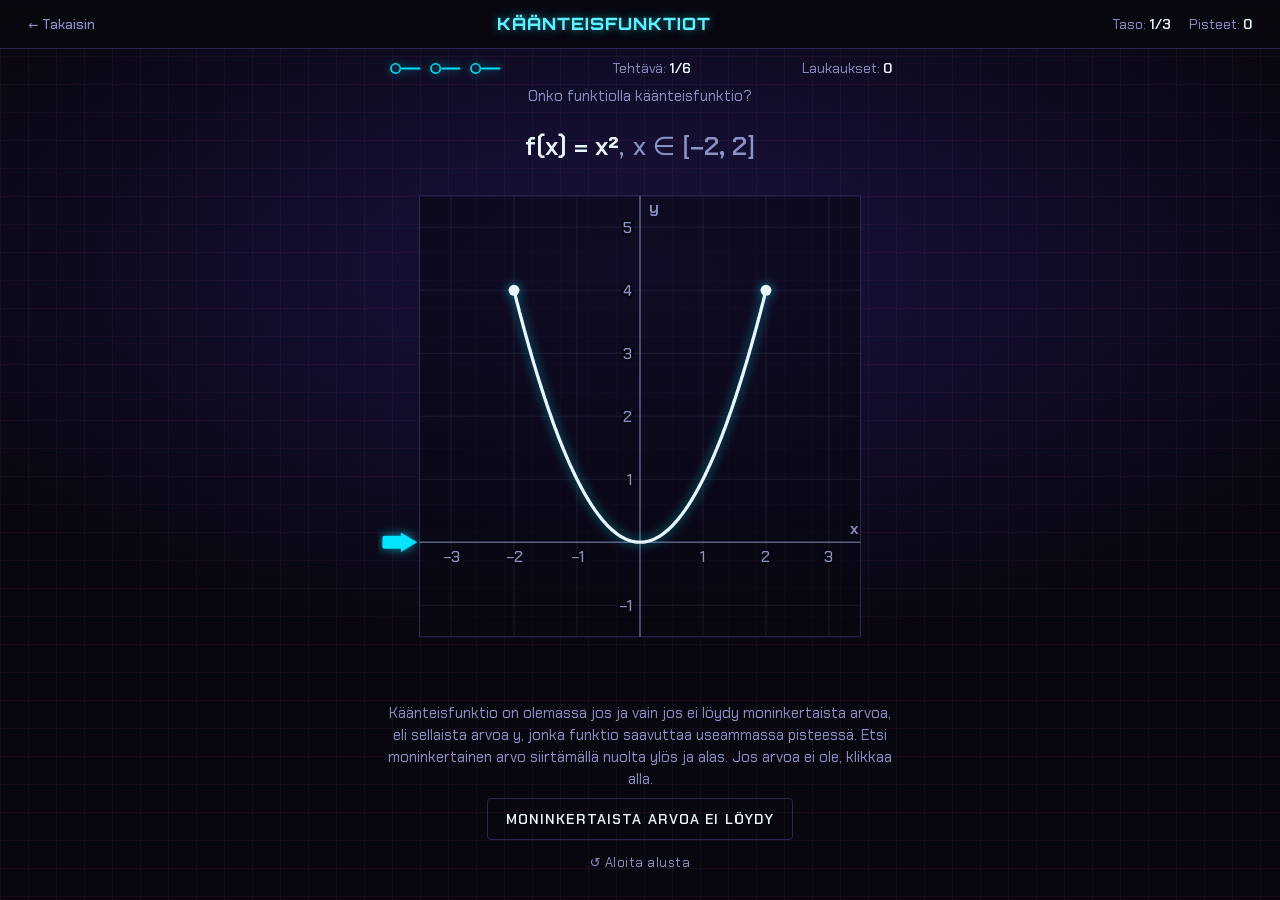
<file: games/lukio/maa12/laser/index.html>
<!DOCTYPE html>
<html lang="fi">
<head>
<meta charset="UTF-8">
<meta name="viewport" content="width=device-width, initial-scale=1, viewport-fit=cover">
<title>Käänteisfunktiot</title>

<!-- ════════════════════════════════════════════════════════════════════
     GAME: Käänteisfunktiot (MAA12: does a function have an inverse?)
     Named Vaakasuora laser until 2026-11-11 (Vadim); the folder stays laser/.
     First draft (2026-11-11). Self-contained, uses assets/theme.css and
     assets/celebrate.js.

     The horizontal line test as a game. A function has an inverse exactly
     when no horizontal line meets its graph twice; a laser beam is that line.
     Two hits (two different x with the same f(x)) prove there is no inverse.

     Level 1 "Näe": the graph is shown. The player drags up or down on the
       board (or ↑/↓, Shift = 0.5) and lets go: the laser fires at that height
       (y snaps to 0.1). Two or more hits solve the task (no inverse). If no
       beam can hit twice (no multiple value), the player presses
       "Moninkertaista arvoa ei löydy" (Vadim): the game's
       laser sweeps the whole picture from bottom to top. If it finds a double
       hit, it stops there and a life is lost; if not, the graph is reflected
       in y = x and the gold curve is f⁻¹.
     Level 2 "Rajaa": the player drags the ends of an interval under the graph
       (dragged past the edge, an end goes to ±∞). The interval must contain
       a given x₀; the goal is the biggest interval on which f has an inverse
       (between the turning points round x₀, `best`). Each task starts from a
       wide interval that is never an answer (`start`, Vadim). "Valmis"
       sweeps the restricted graph. Not injective: the double hit (zoomed in
       when it is tiny), "Kaksoisosuma löytyi! … Yritä uudelleen", and from then on "Näytä oikea
       vastaus" under Valmis; only that button costs a life (Vadim).
       Injective: points for the length (clipped to the picture), +50 for a
       maximal interval, −25 per failed try (at least 25), the reflection
       and the formula of f⁻¹.
     Level 3 "Paloittain": as level 2 with piecewise functions whose maximal
       interval is not unique (two, or infinitely many), and a tap on a
       handle opens or closes that end. Injectivity is exact, from the
       pieces' value ranges (`injectiveOn`); any maximal interval on the
       grid is a full answer (`maximals`), and so is a closed one that only
       an open end could widen (Vadim: "Täydellinen" is no big deal).

     Points per task × level number. Level 1: 100 − 10 per wasted shot (at
     least 40), +50 for three hits at once. 3 lives; finishing gives +500
     per life left.
     Test: type "xyz" or open with ?testi for "⏭ Ohita taso (testi)".
     ════════════════════════════════════════════════════════════════════ -->

<link rel="stylesheet" href="../../../../assets/theme.css">
<link rel="preconnect" href="https://fonts.googleapis.com">
<link rel="preconnect" href="https://fonts.gstatic.com" crossorigin>
<!-- interval brackets, the case brace, ≤ ∈ √ ∞: Chakra Petch's "(" looks like "[" -->
<link href="https://fonts.googleapis.com/css2?family=IBM+Plex+Sans:wght@400;500;600&display=swap" rel="stylesheet">
<style>
  :root{ --math:"Chakra Petch", "IBM Plex Sans", system-ui, sans-serif; }
  main{ flex:1; display:flex; flex-direction:column; align-items:center; width:100%; }
  .statusrow{ width:min(560px,100%); }

  /* the task: question and formula */
  .task{ width:min(560px,100%); padding:8px clamp(16px,4vw,28px) 0; text-align:center; }
  .task .q{ font-size:15px; line-height:1.4; color:var(--muted); }
  .task .fx{
    font-family:var(--math); font-weight:600; font-size:clamp(21px,5.6vw,26px);   /* bigger, Vadim: indices were hard to read */
    display:flex; align-items:center; justify-content:center; flex-wrap:wrap; gap:0 .35em;
    min-height:2.7em; margin-top:4px;
  }
  .task .dom{ color:var(--muted); font-weight:500; }
  .iv, .rel{ font-family:"IBM Plex Sans", sans-serif; font-weight:500; }   /* .rel: ≠ ≤ ≥ <, odd in Chakra Petch */
  .frac{ display:inline-flex; flex-direction:column; align-items:center; vertical-align:middle; font-size:.82em; line-height:1.15; margin:0 .08em; }
  .frac > span:first-child{ border-bottom:1.5px solid currentColor; padding:0 .25em; }
  .rad{ border-top:1.5px solid currentColor; padding:0 .12em; margin-left:.03em; }
  sup, sub{ font-size:.75em; line-height:0; }
  .pw{ display:inline-flex; align-items:center; gap:.2em; }
  /* the case brace, drawn from four quarter-round borders so it grows with the rows */
  .cbrace{ position:relative; align-self:stretch; width:.62em; margin:.15em .12em; --r:.32em; --w:.3em; --t:1.5px; }
  .cbrace i{ position:absolute; box-sizing:border-box; border:0 solid currentColor; }
  .cbrace i:nth-child(1){ left:var(--w); width:var(--w); top:0; height:calc(50% - var(--r)); border-left-width:var(--t); border-top-width:var(--t); border-top-left-radius:var(--r); }
  .cbrace i:nth-child(2){ left:0; width:calc(var(--w) + var(--t)); top:calc(50% - var(--r)); height:var(--r); border-right-width:var(--t); border-bottom-width:var(--t); border-bottom-right-radius:var(--r); }
  .cbrace i:nth-child(3){ left:0; width:calc(var(--w) + var(--t)); top:calc(50% - var(--t)); height:var(--r); border-right-width:var(--t); border-top-width:var(--t); border-top-right-radius:var(--r); }
  .cbrace i:nth-child(4){ left:var(--w); width:var(--w); top:calc(50% - var(--t) + var(--r)); bottom:0; border-left-width:var(--t); border-bottom-width:var(--t); border-bottom-left-radius:var(--r); }
  .cases{ display:grid; grid-template-columns:auto auto; gap:0 .9em; text-align:left; font-size:.94em; line-height:1.4; }
  .cases .cond{ color:var(--muted); font-weight:500; }
  .pw.many{ font-size:.86em; }
  .fxl{ white-space:nowrap; }
  .fxnote{ flex-basis:100%; font-size:.76em; font-weight:500; color:var(--muted); }   /* "missä …" under a formula */
  .pw.many .cases{ line-height:1.28; }
  .m{ font-family:var(--math); font-weight:600; white-space:nowrap; }

  /* the board */
  .stage-wrap{ width:min(540px, 100%, calc((100dvh - 330px) * 1.035)); min-width:280px; padding:6px 8px 0; }
  #stage{ display:block; width:100%; height:auto; aspect-ratio:480/464; touch-action:none;
          user-select:none; -webkit-user-select:none; cursor:crosshair; outline:none; }
  #stage .plotbg{ fill:rgba(8,7,15,.55); stroke:var(--line); }
  #stage .grid line{ stroke:rgba(138,147,198,.13); stroke-width:1; }
  #stage .axis{ stroke:rgba(138,147,198,.6); stroke-width:1.4; }
  #stage .tick{ fill:var(--muted); font:500 14px var(--ui); paint-order:stroke; stroke:rgba(8,7,15,.9); stroke-width:4px; stroke-linejoin:round; }
  #stage .axname{ fill:var(--muted); font:600 15px var(--math); }
  .graph{ filter:var(--glow-cyan); }
  .graph path{ fill:none; stroke:var(--ink); stroke-width:3; stroke-linecap:round; stroke-linejoin:round; }
  .graph .dot{ fill:var(--ink); }
  .graph .dot.open{ fill:var(--bg); stroke:var(--ink); stroke-width:2.2; }
  .graph.dim{ opacity:.32; filter:none; }
  .graph.inv{ filter:drop-shadow(0 0 5px rgba(255,225,77,.6)); }
  .graph.inv path{ stroke:var(--gold); }
  .graph.inv .dot{ fill:var(--gold); }
  .graph.inv .dot.open{ fill:var(--bg); stroke:var(--gold); }
  .ghost{ opacity:.5; }
  .ghost path{ fill:none; stroke:var(--muted); stroke-width:3; stroke-linecap:round; stroke-linejoin:round; }
  .ghost .dot{ fill:var(--muted); }
  .ghost .dot.open{ fill:var(--bg); stroke:var(--muted); stroke-width:2.2; }
  .edge{ stroke:var(--accent); stroke-width:1.2; stroke-dasharray:4 6; opacity:.5; }
  .yx{ stroke:var(--muted); stroke-width:1.4; stroke-dasharray:6 6; }
  .yxlab{ fill:var(--muted); font:500 14px var(--math); }
  .x0dot{ fill:var(--green); filter:drop-shadow(0 0 4px rgba(57,255,158,.8)); }
  .x0txt{ color:var(--green); font-weight:600; white-space:nowrap; text-shadow:0 0 6px rgba(57,255,158,.55); }   /* x₀ in the question, as its dot (Vadim) */
  .aim{ stroke:var(--accent); stroke-width:1.5; stroke-dasharray:7 6; opacity:.8; }
  .beamg{ filter:var(--glow-magenta); }
  .beamg.spent{ opacity:.28; }
  .beam{ stroke:var(--magenta); stroke-width:3; stroke-linecap:round; }
  .hit{ fill:#fff; stroke:var(--magenta); stroke-width:3; }
  .marks .drop{ stroke:var(--magenta-ink); stroke-width:1.4; stroke-dasharray:3 5; }
  .marks.fail .hit{ stroke:var(--red); }
  .marks.fail .drop{ stroke:var(--red); }
  .xlab{ fill:var(--green-ink); font:600 16px var(--math); text-anchor:middle; paint-order:stroke; stroke:rgba(8,7,15,.95); stroke-width:5px; stroke-linejoin:round; }
  .emitter{ fill:var(--accent); filter:var(--glow-cyan); }
  .emitter.sweep{ fill:var(--magenta); filter:var(--glow-magenta); }
  .ylab{ fill:var(--accent-ink); font:600 15px var(--math); paint-order:stroke; stroke:rgba(8,7,15,.95); stroke-width:5px; stroke-linejoin:round; }
  .rail{ stroke:var(--line); stroke-width:5; stroke-linecap:round; }
  .bar{ stroke:var(--accent); stroke-width:6; stroke-linecap:round; filter:var(--glow-cyan); }
  .x0tick{ stroke:var(--green); stroke-width:3; stroke-linecap:round; }
  .handle{ fill:var(--surface); stroke:var(--accent); stroke-width:3; }
  .handle.on{ fill:var(--accent); }
  .handle.live{ cursor:ew-resize; }
  .hbr{ fill:var(--accent-ink); font:600 17px "IBM Plex Sans", sans-serif; text-anchor:middle; pointer-events:none; }
  .hbr.on{ fill:var(--bg); }
  .grab{ stroke:transparent; stroke-width:18; pointer-events:stroke; cursor:ew-resize; }
  #stage.resizing{ cursor:ew-resize; }      /* while an end is dragged, wherever the pointer is */
  .dock{ fill:var(--muted); font:600 14px var(--math); text-anchor:middle; }
  .dock.on{ fill:var(--accent-ink); }

  .readout{ font-family:var(--math); font-weight:600; font-size:18px; min-height:1.5em; margin-top:2px; color:var(--accent-ink); }
  .readout:empty{ min-height:0; }
  .msg{ width:min(560px,100%); padding:8px clamp(16px,4vw,28px) 4px; text-align:center; font-size:15px; line-height:1.45; min-height:3.2em; }
  .msg.good b{ color:var(--green-ink); }
  .msg.bad b{ color:var(--red); }
  .msg.bad b.retry{ color:var(--green-ink); white-space:nowrap; }   /* "Yritä uudelleen." (Vadim) */
  .msg .plus{ color:var(--brown-ink); font-weight:700; white-space:nowrap; }
  .msg .help{ color:var(--muted); }
  .actions{ display:flex; gap:10px; justify-content:center; flex-wrap:wrap; padding:4px 16px 6px; min-height:52px; }
  .actions.stack{ flex-direction:column; align-items:center; }
  .subctrl{ padding-top:4px; }
</style>
</head>
<body class="game">

  <header>
    <a class="back" href="../../../../#/lukio/maa12">← Takaisin</a>
    <span class="title">Käänteis&shy;funktiot</span>
    <span class="hud"><span>Taso: <b id="level">1/3</b></span><span>Pisteet: <b id="score">0</b></span></span>
  </header>

  <main>
    <div class="statusrow">
      <span class="lives" id="lives" aria-label="Elämät"></span>
      <span>Tehtävä: <b id="task">1/6</b></span>
      <span id="shotsBox">Laukaukset: <b id="shots">0</b></span>
    </div>

    <div class="task">
      <div class="q" id="q"></div>
      <div class="fx" id="fx"></div>
    </div>

    <div class="stage-wrap">
      <svg id="stage" viewBox="0 0 480 464" tabindex="0"
           aria-label="Koordinaatisto. Laser: nuolet ylös ja alas, välilyönti ampuu."></svg>
    </div>
    <div class="readout" id="readout" aria-live="polite"></div>

    <div class="msg" id="msg" aria-live="polite"></div>
    <div class="actions" id="actions"></div>

    <div class="subctrl">
      <button id="restart">↺ Aloita alusta</button>
      <button id="skipLevel" hidden>⏭ Ohita taso (testi)</button>
    </div>
  </main>

  <div class="overlay" id="overlay">
    <div class="win" role="dialog" aria-modal="true" aria-labelledby="ovTitle">
      <h2 id="ovTitle"></h2>
      <div class="result" id="ovResult"></div>
      <p id="ovMsg"></p>
      <div class="score" id="ovScore"></div>
      <div class="btns" id="ovBtns"></div>
    </div>
  </div>

<script src="../../../../assets/celebrate.js"></script>
<script>
"use strict";
const $ = id => document.getElementById(id);
const stage = $("stage");

/* ── board geometry (SVG user units) ─────────────────────────────────── */
const W = 480, H = 464;
const PL = 38, PR = 442, PT = 8, PB = 412;   // the plot: a square, so y = x is at 45°
const TRACK_Y = 440, DOCK = 20;              // level 2: the interval's rail and its ±∞ docks

/* ── rules ───────────────────────────────────────────────────────────── */
const LIVES = 3, SHOT_COST = 10, MIN_PTS = 40, TRIPLE = 50, PERFECT = 50, BONUS_LIFE = 500;
const TRY_COST = 25, TRY_MIN = 25;            // levels 2–3: a failed "Valmis" costs points, not a life
const REDUCED = matchMedia("(prefers-reduced-motion: reduce)").matches;
const PI12 = Math.PI / 12;                   // the grid of the trig tasks
let level = 0, ti = 0, task = null, mode, view;   // the task table below formats numbers through task

/* ── numbers in Finnish: decimal comma, a real minus ─────────────────── */
function fmt(v){
  if(v === Infinity) return "∞";
  if(v === -Infinity) return "−∞";
  let s = (Math.round(v * 100) / 100).toFixed(2).replace(/\.?0+$/, "");
  if(s === "-0") s = "0";
  return s.replace("-", "−").replace(".", ",");
}
const isExact = v => Math.abs(v * 100 - Math.round(v * 100)) < 1e-4;     // exact to two decimals
const gcd = (a, b) => b ? gcd(b, a % b) : a;
const onPiGrid = v => Math.abs(v / PI12 - Math.round(v / PI12)) < 1e-6;
function piFmt(v){                                                       // 6·π/12 → "π/2"
  const k = Math.round(v / PI12);
  if(k === 0) return "0";
  const g = gcd(Math.abs(k), 12), n = Math.abs(k) / g, d = 12 / g;
  return (k < 0 ? "−" : "") + (n === 1 ? "" : n) + "π" + (d === 1 ? "" : "/" + d);
}
// an x value as the task writes it: multiples of π/12 in a trig task
const xExact = v => (task?.pi && onPiGrid(v)) || isExact(v);
const xVal = v => isFinite(v) && task?.pi && onPiGrid(v) ? piFmt(v) : fmt(v);
const xLabel = v => (xExact(v) ? "" : "≈ ") + xVal(v);

/* ── formula pieces (HTML) ───────────────────────────────────────────── */
const frac = (n, d) => `<span class="frac"><span>${n}</span><span>${d}</span></span>`;
const root = s => `√<span class="rad">${s}</span>`;
const INV = `f<sup>−1</sup>`;
const rel = r => `<span class="rel">${r}</span>`;
const pw = (rows, cls = "") => `<span class="pw ${cls}"><span class="fxl">f(x) =</span><span class="cbrace"><i></i><i></i><i></i><i></i></span><span class="cases">${
  rows.map(([e, c]) => `<span>${e},</span><span class="cond">${c}</span>`).join("")}</span></span>`;
// an interval; ca / cb: whether that end is in it (an infinite end never is)
function iv(a, b, ca = true, cb = true){
  const A = xVal(a), B = xVal(b), sep = (A + B).includes(",") ? "; " : ", ";
  return `<span class="m"><span class="iv">${isFinite(a) && ca ? "[" : "("}</span>${A}${sep}${B}<span class="iv">${isFinite(b) && cb ? "]" : ")"}</span></span>`;
}

/* ── tasks ───────────────────────────────────────────────────────────────
   A function is a list of pieces f on [a, b] (ca / cb: is that end in the
   domain). `inj`: whether it has an inverse (the truth; the sweep only shows
   it). `beam`: where the laser starts (else y = 0). view: the picture, centre and side (x and y the same scale). */
const P = (f, a = -Infinity, b = Infinity, ca = true, cb = true) => ({ f, a, b, ca, cb });
const V = (cx, cy, span) => ({ x0: cx - span/2, x1: cx + span/2, y0: cy - span/2, y1: cy + span/2 });

const I = Infinity;
// a piecewise task (level 3): a piece is [m, c, a, b, ca, cb, q], f = qx² + mx + c
// from a to b (q may be left out: a line); the formula is written from the pieces.
// opts may set start, view, slide, note.
function pwTask(x0, rows, opts = {}){
  const pieces = rows.map(([m, c, a, b, ca, cb, q = 0]) => Object.assign(P(x => (q * x + m) * x + c, a, b, !!ca, !!cb), { q, m, c }));
  // ½ is written as a fraction: x/2, x²/2 (Vadim)
  const coef = (k, s) => k === 1 ? s : k === -1 ? "−" + s : Number.isInteger(1 / k) ? frac(s, 1 / k) : fmt(k) + s;
  const term = ({ q, m, c }) => {
    const ts = [[q, "x²"], [m, "x"]].filter(t => t[0]).map(([k, s]) => [k, coef(Math.abs(k), s)]);
    if(c) ts.push([c, fmt(Math.abs(c))]);
    if(q < 0 && c > 0) ts.unshift(ts.pop());                    // 2 − x² (Vadim), not −x² + 2
    return ts.map(([k, s], i) => i ? (k < 0 ? " − " : " + ") + s : (k < 0 ? "−" : "") + s).join("");
  };
  const le = closed => rel(closed ? "≤" : "&lt;");
  const cond = p => p.a === -I ? `kun x ${le(p.cb)} ${fmt(p.b)}`
                  : p.b === I ? `kun x ${rel(p.ca ? "≥" : "&gt;")} ${fmt(p.a)}`
                  : `kun ${fmt(p.a)} ${le(p.ca)} x ${le(p.cb)} ${fmt(p.b)}`;
  const owner = x => pieces.find(p => (x > p.a || (x === p.a && p.ca)) && (x < p.b || (x === p.b && p.cb)));
  return Object.assign({ fx: pw(pieces.map(p => [term(p), cond(p)]), pieces.length > 3 ? "many" : ""), pieces, piecewise: true,
           x0, start: [-4, 4], view: V(0, 0, 9), f: x => owner(x)?.f(x) ?? NaN }, opts);
}

// level 3, tasks 5 and 6 (Vadim): with x_k = 1 − 2^−k, f(x) = x_(k+1) − (x − x_k) on the
// k-th step, k = 0, 1, 2, … (slope −1), and f(x) = x otherwise. The two differ only in
// the steps' ends (Vadim):
//   5: x_k ≤ x < x_(k+1). Step k takes (x_k, x_(k+1)], nothing repeats: answer (−∞, ∞).
//   6: x_k < x ≤ x_(k+1). Step k takes [x_k, x_(k+1)), and f(0) = f(½) = 0: the maximal
//      intervals round ¼ are (0, ∞) and (−∞, ½), both with an open end.
// Steps k = 0 … 5 are drawn exactly (Vadim: k ≤ 6; with 20 every redraw drew every
// sliver and the app slowed down). The rest, from x_6 to 1 (1/64), is one piece taking
// step 6's values (slope −½), so it never takes 1 = f(1). No dots from k = 3 on.
function stairTask(left){                    // left: the steps are [x_k, x_(k+1)), else (x_k, x_(k+1)]
  const K = 6, xk = k => 1 - 2 ** -k;
  const id = (a, b, ca, cb) => Object.assign(P(x => x, a, b, ca, cb), { q: 0, m: 1, c: 0 });
  const pieces = [id(-I, 0, true, !left)];
  for(let k = 0; k < K; k++){
    const lo = xk(k), hi = xk(k + 1), c = lo + hi;                  // f(x) = x_(k+1) − (x − x_k) = x_k + x_(k+1) − x
    pieces.push(Object.assign(P(x => c - x, lo, hi, left, !left), { q: 0, m: -1, c, small: k >= 3 }));
  }
  const lo = xk(K), top = xk(K + 1);
  pieces.push(Object.assign(P(x => top - (x - lo) / 2, lo, 1, left, false), { q: 0, m: -0.5, c: top + lo / 2, small: true }));
  pieces.push(id(1, I, true, true));
  const owner = x => pieces.find(p => (x > p.a || (x === p.a && p.ca)) && (x < p.b || (x === p.b && p.cb)));
  const lt = rel("&lt;"), le = rel("≤"), x_ = j => `x<sub>${j}</sub>`, par = t => `<span class="iv">(</span>${t}<span class="iv">)</span>`;
  return { fx: pw([[`${x_("k+1")} − ${par(`x − ${x_("k")}`)}`,
                    `kun ${x_("k")} ${left ? le : lt} x ${left ? lt : le} ${x_("k+1")},<br>k = 0, 1, 2, …`],
                   ["x", "muulloin,"]], "many") + `<span class="fxnote">missä ${x_("k")} = 1 − 2<sup>−k</sup></span>`,
           pieces, piecewise: true, x0: 0.25, start: [0, 1], view: V(0.5, 0.5, 2), f: x => owner(x)?.f(x) ?? NaN,
           // task 6's answers end with how it differs from task 5 (Vadim)
           note: left ? "" : `Tämän tehtävän ainoa ero edelliseen tehtävään on ehto <span class="m">${x_("k")} ${lt} x ${le} ${x_("k+1")}</span> ` +
                             `(eikä <span class="m">${x_("k")} ${le} x ${lt} ${x_("k+1")}</span>), mutta se vaikuttaa vastaukseen: nyt <span class="m">f(0) = f(0,5) = 0</span>!` };
}

const LEVELS = [
  { mode: "see", name: "Näe",
    q: () => "Onko funktiolla käänteisfunktio?",
    help: "Käänteisfunktio on olemassa jos ja vain jos ei löydy moninkertaista arvoa, eli sellaista arvoa y, jonka funktio saavuttaa useammassa pisteessä. Etsi moninkertainen arvo siirtämällä nuolta ylös ja alas. Jos arvoa ei ole, klikkaa alla.",
    tasks: [
      { fx: "f(x) = x²", dom: `x ∈ ${iv(-2, 2)}`, pieces: [P(x => x*x, -2, 2)], inj: false, view: V(0, 2, 7) },
      { fx: "f(x) = x³", dom: "x ∈ ℝ", pieces: [P(x => x**3)], inj: true, view: V(0, 0, 6) },
      { fx: "f(x) = x³ − 3x", dom: "x ∈ ℝ", pieces: [P(x => x**3 - 3*x)], inj: false, view: V(0, 0, 7),
        beam: -3 },     // at y = 0 it would already hit three times (Vadim)
      { fx: `f(x) = ${frac("1", "x")}`, dom: `x ${rel("≠")} 0`,
        pieces: [P(x => 1/x, -Infinity, 0, true, false), P(x => 1/x, 0, Infinity, false)], inj: true, view: V(0, 0, 8),
        note: `Tässä tapauksessa f on itsensä käänteisfunktio, eli <span class="m">f = ${INV}</span>.` },
      { fx: pw([["x + 1", `kun x ${rel("&lt;")} 0`], ["x − 1", `kun x ${rel("≥")} 0`]]),
        pieces: [P(x => x + 1, -Infinity, 0, true, false), P(x => x - 1, 0)], inj: false, view: V(0, 0, 7),
        beam: -2 },   // the laser's start; at y = 0 it would already hit twice (Vadim)
      { fx: pw([["−x", `kun 0 ${rel("≤")} x ${rel("&lt;")} 1`], ["x", `kun 1 ${rel("≤")} x ${rel("≤")} 2`]]),
        pieces: [P(x => -x, 0, 1, true, false), P(x => x, 1, 2)], inj: true, view: V(1, 0.5, 5) },
    ] },
  { mode: "restrict", name: "Rajaa",
    q: t => `Etsi mahdollisimman suuri väli, joka sisältää pisteen <span class="x0txt">x = ${xVal(t.x0)}</span> ja jolla f:llä on käänteisfunktio.`,
    help: "Etsi sopiva väli siirtämällä sen päätepisteitä. Vahvista vastauksesi painamalla ”Valmis”.",
    tasks: [
      { fx: "f(x) = x²", f: x => x*x, x0: 1, best: [0, Infinity], start: [-2, 2], inv: root("x"), view: V(0, 2, 7) },
      { fx: "f(x) = x² − 2x", f: x => x*x - 2*x, x0: 3, best: [1, Infinity], start: [-1, 3.5], inv: `1 + ${root("x + 1")}`, view: V(1, 1, 7) },
      { fx: "f(x) = |x − 1|", f: x => Math.abs(x - 1), x0: -1, best: [-Infinity, 1], start: [-2, 3.5], inv: "1 − x", view: V(0.5, 2.5, 7) },
      { fx: "f(x) = (x + 1)² − 2", f: x => (x + 1)**2 - 2, x0: -3, best: [-Infinity, -1], start: [-3.5, 1], inv: `−1 − ${root("x + 2")}`, view: V(-1, 0.5, 7.5) },
      { fx: "f(x) = x³ − 3x", f: x => x**3 - 3*x, x0: 0, best: [-1, 1], start: [-2, 2], inv: null, view: V(0, 0, 6) },
      { fx: "f(x) = sin x", f: Math.sin, x0: 0, best: [-Math.PI/2, Math.PI/2], start: [-Math.PI, Math.PI], inv: "arcsin x", pi: true, view: V(0, 0, 8),
        note: "Juuri näin määritellään arcsin." },
    ] },
  // Level 3 (Vadim): as level 2, with piecewise functions whose biggest interval
  // is not unique, and the ends of the interval may be open (tap a handle).
  // 1: one jump, two maximal intervals. 2 and 3 (Vadim): two increasing pieces with a
  // jump down, so infinitely many maximal intervals that don't combine (`slide`:
  // examples and why). 4: two jumps, two maximal intervals. 5 and 6 (Vadim): infinitely
  // many jumps, the same steps with different ends: injective on ℝ; (0, ∞) & (−∞, ½).
  // The finite answers were checked exactly offline and again by `maximals` here;
  // a start is never an answer. A piece: [m, c, a, b, ca, cb, q], see pwTask.
  { mode: "restrict", name: "Paloittain",
    q: t => `Etsi mahdollisimman suuri väli, joka sisältää pisteen <span class="x0txt">x = ${xVal(t.x0)}</span> ja jolla f:llä on käänteisfunktio.`,
    help: "Välin päätepisteen voi tehdä avoimeksi tai suljetuksi napauttamalla sitä.",
    tasks: [
      pwTask(1,   [[-1, 0, -I, 2, 1, 1], [1, 0, 2, I, 0, 1]]),                                      // (−∞, 2] & [−2, ∞)
      pwTask(2,   [[0.5, 0, -I, 2, 1, 0], [0.5, -2, 2, I, 1, 1]], { view: V(2, 0, 10), start: [-2, 6],
        slide: { eg: [[0, 4, true, false], [-1, 3, false, true], [2, I, true, false]],
                 why: `<span class="m">f(x) = f(x + 4)</span>, kun <span class="m">−2 ${rel("≤")} x ${rel("&lt;")} 2</span>` } }),
      pwTask(0,   [[0, 1, -I, 0, 1, 0, -0.5], [0, -1, 0, I, 1, 1, 0.5]], {
        slide: { eg: [[-1.2, 1.6, true, false], [-1.6, 1.2, false, true], [0, I, true, false]],
                 why: `<span class="m">f(a) = f(b)</span>, kun <span class="m">a ${rel("&lt;")} 0 ${rel("≤")} b</span> ja <span class="m">a² + b² = 4</span>` } }),
      pwTask(1.5, [[1, 1, -I, -1, 1, 0], [-1, 2, -1, 2, 1, 1], [1, -1, 2, I, 0, 1]]),              // (−∞, 2] & [1, ∞)
      stairTask(true),                                                                               // x_k ≤ x < x_(k+1): (−∞, ∞)
      stairTask(false),                                                                              // x_k < x ≤ x_(k+1): (0, ∞) & (−∞, ½)
    ] },
];

/* ── state ───────────────────────────────────────────────────────────── */
let score = 0, levelScore = 0, lives = LIVES, shots = 0;
let phase = "play";          // play | busy (an animation) | done (result shown) | overlay
let gen = 0;                 // bumped on every new task: older animations stop
let dom = [0, 1], active = 1;  // levels 2–3: the chosen interval and the handle being moved
let domC = [true, true];      // whether each end is in it (level 3 may open them; ±∞ never is)
const cur = () => [dom[0], dom[1], domC[0], domC[1]];
let tries = 0;               // levels 2–3: failed "Valmis" on this task
// what render() draws besides the function itself
const R = { beamY: 0, aim: false, beam: null, marks: null, inv: null, invPieces: null };

/* ── coordinates ─────────────────────────────────────────────────────── */
const sx = x => PL + (x - view.x0) / (view.x1 - view.x0) * (PR - PL);
const sy = y => PB - (y - view.y0) / (view.y1 - view.y0) * (PB - PT);
const wx = px => view.x0 + (px - PL) / (PR - PL) * (view.x1 - view.x0);
const wy = py => view.y0 + (PB - py) / (PB - PT) * (view.y1 - view.y0);
const clamp = (v, lo, hi) => Math.max(lo, Math.min(hi, v));
const cl = v => clamp(v, -4000, 4000);
const r1 = v => Math.round(v * 10) / 10;
const ease = t => t < .5 ? 2*t*t : 1 - (-2*t + 2)**2 / 2;
function svgPt(e){
  const r = stage.getBoundingClientRect();
  return { x: (e.clientX - r.left) * W / r.width, y: (e.clientY - r.top) * H / r.height };
}

/* ── solving f(x) = y on the visible part ───────────────────────────── */
function bisect(f, y, lo, hi){
  let glo = f(lo) - y;
  for(let k = 0; k < 64; k++){
    const m = (lo + hi) / 2, gm = f(m) - y;
    if(gm === 0) return m;
    if(gm * glo < 0) hi = m; else { lo = m; glo = gm; }
  }
  return (lo + hi) / 2;
}
function minAbs(f, y, lo, hi){                 // ternary search of |f − y|
  for(let k = 0; k < 90; k++){
    const m1 = lo + (hi - lo) / 3, m2 = hi - (hi - lo) / 3;
    if(Math.abs(f(m1) - y) < Math.abs(f(m2) - y)) hi = m2; else lo = m1;
  }
  return (lo + hi) / 2;
}
// every x in [xlo, xhi] where a piece takes the value y (also where it only touches y)
function solve(pieces, y, xlo = view.x0, xhi = view.x1){
  const out = [];
  for(const p of pieces){
    let a = Math.max(p.a, xlo), b = Math.min(p.b, xhi);
    if(a > b) continue;
    if(a === p.a && !p.ca) a += 1e-7 * Math.max(1, Math.abs(a));
    if(b === p.b && !p.cb) b -= 1e-7 * Math.max(1, Math.abs(b));
    if(!(a <= b)) continue;
    // samples by width: a piece as wide as the picture gets 1200, a sliver (level 3, task 5) 60
    const N = a === b ? 0 : Math.round(clamp(1200 * (b - a) / (xhi - xlo), 60, 1200)), xs = new Float64Array(N + 1), gs = new Float64Array(N + 1);
    for(let i = 0; i <= N; i++){ xs[i] = N ? a + (b - a) * i / N : a; gs[i] = p.f(xs[i]) - y; }
    for(let i = 0; i <= N; i++){
      const g = gs[i];
      if(!isFinite(g)) continue;
      if(Math.abs(g) < 1e-9){ out.push(xs[i]); continue; }
      const gn = gs[i + 1];
      if(i < N && isFinite(gn) && Math.abs(gn) >= 1e-9 && g * gn < 0) out.push(bisect(p.f, y, xs[i], xs[i + 1]));
      // a beam that only touches the graph (a turning point at exactly this height)
      if(i > 0 && i < N && g * gs[i - 1] > 0 && g * gn > 0 && Math.abs(g) < Math.abs(gs[i - 1]) && Math.abs(g) <= Math.abs(gn)){
        const m = minAbs(p.f, y, xs[i - 1], xs[i + 1]);
        if(Math.abs(p.f(m) - y) < 1e-7) out.push(m);
      }
    }
  }
  out.sort((u, v) => u - v);
  return out.filter((v, i) => i === 0 || v - out[i - 1] > 1e-6);
}

// the skeptic's find: going up from the bottom, the first height where the
// beam meets the graph twice, far enough apart to see (exact values first)
function witness(pieces){
  const spanX = view.x1 - view.x0, spanY = view.y1 - view.y0, ys = [];
  const st = niceStep(spanY) / 10;
  for(let k = Math.ceil(view.y0 / st); k * st <= view.y1; k++) ys.push(+(k * st).toFixed(10));
  for(const p of pieces){
    const a = Math.max(p.a, view.x0), b = Math.min(p.b, view.x1);
    if(!(a < b)) continue;
    for(const e of [p.a, p.b]) if(isFinite(e) && e >= view.x0 && e <= view.x1 && isFinite(p.f(e))) ys.push(p.f(e));
    // just inside every turning point
    const N = 800; let prev = p.f(a), dPrev = 0;
    for(let i = 1; i <= N; i++){
      const v = p.f(a + (b - a) * i / N), d = v - prev;
      if(dPrev * d < 0) ys.push(prev - Math.sign(dPrev) * 1e-3 * spanY);
      if(d !== 0) dPrev = d;
      prev = v;
    }
  }
  // also halfway between neighbours: an overlap between two open ends, (2; 2,1), holds no grid height
  const base = ys.filter(y => y >= view.y0 && y <= view.y1).sort((u, v) => u - v), all = [];
  base.forEach((y, i) => { all.push(y); if(i + 1 < base.length && base[i + 1] - y > 1e-9) all.push((y + base[i + 1]) / 2); });
  const cands = all.map(y => ({ y, hits: solve(pieces, y) })).filter(c => c.hits.length >= 2);
  if(!cands.length) return null;
  const spread = c => c.hits[c.hits.length - 1] - c.hits[0];
  const thr = Math.min(0.6 * Math.max(...cands.map(spread)), 0.12 * spanX);
  return cands.find(c => spread(c) >= thr && isExact(c.y) && c.hits.every(xExact))
      || cands.find(c => spread(c) >= thr);
}

// "f(−1) = f(1) = 1", or "f(x) = 3, kun x ≈ 0,38 tai x ≈ 2,62"
function hitText(y, hits){
  if(isExact(y) && hits.every(xExact)) return `<span class="m">${hits.map(h => `f(${xVal(h)})`).join(" = ")} = ${fmt(y)}</span>`;
  return `<span class="m">f(x) ${isExact(y) ? "=" : "≈"} ${fmt(y)}</span>, kun ` +
    hits.map(h => `<span class="m">x ${xExact(h) ? "=" : "≈"} ${xVal(h)}</span>`).join(" tai ");
}

/* ── drawing ─────────────────────────────────────────────────────────── */
function niceStep(span){
  const raw = span / 7, p = 10 ** Math.floor(Math.log10(raw)), m = raw / p;
  return (m < 1.5 ? 1 : m < 3.5 ? 2 : m < 7.5 ? 5 : 10) * p;
}

// pieces as SVG; s < 1 is the reflection in y = x under way (s = −1: f⁻¹)
function curveSVG(pieces, { lo = -Infinity, hi = Infinity, s = 1, dots = true } = {}){
  const span = view.x1 - view.x0;
  const X0 = Math.min(view.x0, view.y0) - span, X1 = Math.max(view.x1, view.y1) + span;
  const map = (x, y) => s === 1 ? [x, y] : [x - (1 - s) * (x - y) / 2, y + (1 - s) * (x - y) / 2];
  let d = "", c = "";
  for(const p of pieces){
    let a = Math.max(p.a, lo, X0), b = Math.min(p.b, hi, X1);
    if(!(a < b)){
      const y = p.f(a);
      if(dots && !p.small && a === b && p.ca && p.cb && isFinite(y)){
        const [mx, my] = map(a, y);
        c += `<circle class="dot" cx="${cl(sx(mx)).toFixed(1)}" cy="${cl(sy(my)).toFixed(1)}" r="5"/>`;
      }
      continue;
    }
    const a2 = a === p.a && !p.ca ? a + 1e-6 * Math.max(1, Math.abs(a)) : a;
    const b2 = b === p.b && !p.cb ? b - 1e-6 * Math.max(1, Math.abs(b)) : b;
    const N = 420; let pen = false;
    for(let i = 0; i <= N; i++){
      const x = a2 + (b2 - a2) * i / N, y = p.f(x);
      if(!isFinite(y)){ pen = false; continue; }
      const [mx, my] = map(x, y);
      d += (pen ? "L" : "M") + cl(sx(mx)).toFixed(1) + "," + cl(sy(my)).toFixed(1);
      pen = true;
    }
    if(!dots || p.small) continue;              // a sliver: its dots would only blot
    for(const [e, closed] of [[p.a, p.ca], [p.b, p.cb]]){
      if(!isFinite(e) || e < a || e > b) continue;
      const y = p.f(e);
      if(!isFinite(y)) continue;
      const [mx, my] = map(e, y);
      c += `<circle class="dot${closed ? "" : " open"}" cx="${cl(sx(mx)).toFixed(1)}" cy="${cl(sy(my)).toFixed(1)}" r="5"/>`;
    }
  }
  return `<path d="${d}"/>${c}`;
}

function gridSVG(){
  const spanX = view.x1 - view.x0, st = niceStep(spanX);
  const xst = task.pi && spanX > 3 ? Math.PI / 2 : st;
  const xs = [], ys = [];
  for(let k = Math.ceil(view.x0 / xst - 1e-9); k * xst <= view.x1 + 1e-9; k++) xs.push(k * xst);
  for(let k = Math.ceil(view.y0 / st - 1e-9); k * st <= view.y1 + 1e-9; k++) ys.push(k * st);
  let s = `<rect class="plotbg" x="${PL}" y="${PT}" width="${PR - PL}" height="${PB - PT}"/><g class="grid">`;
  for(const x of xs) s += `<line x1="${sx(x).toFixed(1)}" y1="${PT}" x2="${sx(x).toFixed(1)}" y2="${PB}"/>`;
  for(const y of ys) s += `<line x1="${PL}" y1="${sy(y).toFixed(1)}" x2="${PR}" y2="${sy(y).toFixed(1)}"/>`;
  s += `</g>`;
  const hasX = view.y0 <= 0 && view.y1 >= 0, hasY = view.x0 <= 0 && view.x1 >= 0;
  const ay = clamp(sy(0), PT, PB), ax = clamp(sx(0), PL, PR);
  if(hasX) s += `<line class="axis" x1="${PL}" y1="${ay}" x2="${PR}" y2="${ay}"/>`;
  if(hasY) s += `<line class="axis" x1="${ax}" y1="${PT}" x2="${ax}" y2="${PB}"/>`;
  const ly = ay + 18 <= PB - 3 ? ay + 18 : ay - 7;
  const tx = xst === st ? fmt : piFmt;
  const taken = R.marks ? R.marks.hits.map(sx) : [];      // the hits' own x labels go in this row
  for(const x of xs){
    const X = sx(x);
    if(Math.abs(x) < 1e-9 && hasY || X < PL + 10 || X > PR - 10 || taken.some(T => Math.abs(T - X) < 36)) continue;
    s += `<text class="tick" x="${X.toFixed(1)}" y="${ly.toFixed(1)}" text-anchor="middle">${tx(x)}</text>`;
  }
  const left = ax - 7 >= PL + 22;
  for(const y of ys){
    const Y = sy(y);
    if(Math.abs(y) < 1e-9 && hasX || Y < PT + 10 || Y > PB - 8) continue;
    s += `<text class="tick" x="${left ? ax - 7 : ax + 7}" y="${(Y + 5).toFixed(1)}" text-anchor="${left ? "end" : "start"}">${fmt(y)}</text>`;
  }
  if(hasX) s += `<text class="axname" x="${PR - 10}" y="${ay - 8}">x</text>`;
  if(hasY) s += `<text class="axname" x="${ax + 8}" y="${PT + 16}">y</text>`;
  return s;
}

const curPieces = () => mode === "restrict" ? restricted(...cur()) : task.pieces;
const hx = v => v === -Infinity ? PL - DOCK : v === Infinity ? PR + DOCK : clamp(sx(v), PL, PR);

function render(){
  const o = [];
  o.push(`<defs><clipPath id="clipPlot"><rect x="${PL}" y="${PT}" width="${PR - PL}" height="${PB - PT}"/></clipPath>`);
  o.push(`</defs>`, gridSVG(), `<g clip-path="url(#clipPlot)">`);

  const pcs = curPieces(), dim = R.inv != null ? " dim" : "";
  if(mode === "restrict"){
    o.push(`<g class="ghost">${curveSVG(task.piecewise ? task.pieces : [P(task.f)], { dots: !!task.piecewise })}</g>`);
    for(const e of dom) if(isFinite(e)) o.push(`<line class="edge" x1="${sx(e)}" y1="${PT}" x2="${sx(e)}" y2="${PB}"/>`);
  }
  o.push(`<g class="graph${dim}">${curveSVG(pcs)}</g>`);
  if(R.inv != null){
    const a = Math.max(view.x0, view.y0), b = Math.min(view.x1, view.y1);
    if(a < b){
      o.push(`<line class="yx" x1="${sx(a)}" y1="${sy(a)}" x2="${sx(b)}" y2="${sy(b)}"/>`);
      o.push(`<text class="yxlab" x="${sx(b) - 8}" y="${sy(b) + 34}" text-anchor="end">y = x</text>`);
    }
    o.push(`<g class="graph inv">${curveSVG(R.invPieces, { s: R.inv })}</g>`);
  }
  if(mode === "restrict") o.push(`<circle class="x0dot" cx="${sx(task.x0)}" cy="${cl(sy(task.f(task.x0)))}" r="6"/>`);
  o.push(`</g>`);

  // the beam: the player's aim, a shot or the sweep
  if(R.aim && phase === "play"){
    const Y = sy(R.beamY);
    o.push(`<line class="aim" x1="${PL}" y1="${Y}" x2="${PR}" y2="${Y}"/>`);
  }
  if(R.beam){
    const Y = sy(R.beam.y);
    o.push(`<g class="beamg${R.beam.spent ? " spent" : ""}"><line class="beam" x1="${PL}" y1="${Y}" x2="${R.beam.front}" y2="${Y}"/>`);
    for(const h of R.beam.hits) if(sx(h) <= R.beam.front + 1) o.push(`<circle class="hit" cx="${sx(h)}" cy="${Y}" r="6"/>`);
    o.push(`</g>`);
  }
  if(R.marks){
    const Y = sy(R.marks.y), axisY = clamp(sy(0), PT, PB), below = axisY + 22 <= PB - 2;
    o.push(`<g class="marks${R.marks.fail ? " fail" : ""}">`);
    let lastX = -1e9, shift = 0;
    for(const h of R.marks.hits){
      const X = sx(h);
      shift = X - lastX < 50 ? (shift ? 0 : 18) : 0; lastX = X;
      o.push(`<line class="drop" x1="${X}" y1="${Y}" x2="${X}" y2="${axisY}"/>`);
      o.push(`<text class="xlab" x="${X}" y="${below ? axisY + 20 + shift : axisY - 9 - shift}">${xLabel(h)}</text>`);
    }
    for(const h of R.marks.hits) o.push(`<circle class="hit" cx="${sx(h)}" cy="${Y}" r="6.5"/>`);
    o.push(`</g>`);
  }
  // the emitter in the left margin
  if(mode !== "restrict" || R.beam){
    const y = R.beam ? R.beam.y : R.beamY, Y = clamp(sy(y), PT, PB);
    o.push(`<g class="emitter${R.beam && R.beam.sweep ? " sweep" : ""}"><rect x="${PL - 34}" y="${Y - 6}" width="18" height="12" rx="2"/>` +
           `<path d="M${PL - 17},${Y - 9} L${PL - 2},${Y} L${PL - 17},${Y + 9} Z"/></g>`);
    if((R.aim && phase === "play") || (R.beam && !R.beam.sweep) || (R.marks && R.beam)){
      const ty = Y - 9 < PT + 16 ? Y + 22 : Y - 9;
      o.push(`<text class="ylab" x="${PL + 8}" y="${ty}">y = ${fmt(y)}</text>`);
    }
  }
  // level 2: the interval under the plot
  if(mode === "restrict"){
    o.push(`<line class="rail" x1="${PL}" y1="${TRACK_Y}" x2="${PR}" y2="${TRACK_Y}"/>`);
    o.push(`<text class="dock${dom[0] === -Infinity ? " on" : ""}" x="${PL - DOCK}" y="${TRACK_Y + 22}">−∞</text>`);
    o.push(`<text class="dock${dom[1] === Infinity ? " on" : ""}" x="${PR + DOCK}" y="${TRACK_Y + 22}">∞</text>`);
    o.push(`<line class="bar" x1="${hx(dom[0])}" y1="${TRACK_Y}" x2="${hx(dom[1])}" y2="${TRACK_Y}"/>`);
    o.push(`<line class="x0tick" x1="${sx(task.x0)}" y1="${TRACK_Y - 11}" x2="${sx(task.x0)}" y2="${TRACK_Y + 11}"/>`);
    dom.forEach((v, i) => {
      const on = i === active && phase === "play";
      o.push(`<circle class="handle${on ? " on" : ""}${phase === "play" ? " live" : ""}" cx="${hx(v)}" cy="${TRACK_Y}" r="${task.piecewise ? 12 : 10}"/>`);
      // level 3: the handle shows its bracket; a tap opens or closes the end
      if(task.piecewise && isFinite(v))
        o.push(`<text class="hbr${on ? " on" : ""}" x="${hx(v)}" y="${TRACK_Y + 6}">${i ? (domC[1] ? "]" : ")") : (domC[0] ? "[" : "(")}</text>`);
    });
    // the ends can be grabbed: a wide invisible line over each, with the ↔ cursor (Vadim)
    if(phase === "play") for(const e of dom) if(isFinite(e)) o.push(`<line class="grab" x1="${sx(e)}" y1="${PT}" x2="${sx(e)}" y2="${TRACK_Y + 12}"/>`);
    $("readout").innerHTML = `x ∈ ${iv(...cur())}`;
  }
  stage.innerHTML = o.join("");
}

/* ── animation helpers: stop when the task changes ───────────────────── */
function anim(ms, step){
  const g = gen;
  if(REDUCED) ms = 1;
  return new Promise(res => {
    const t0 = performance.now();
    const frame = now => {
      if(g !== gen) return;
      const t = ms <= 1 ? 1 : Math.min(1, (now - t0) / ms);
      step(t);
      if(t < 1) requestAnimationFrame(frame); else res();
    };
    requestAnimationFrame(frame);
  });
}
function wait(ms){
  const g = gen;
  return new Promise(res => setTimeout(() => { if(g === gen) res(); }, REDUCED ? 0 : ms));
}
// move the picture; spans change geometrically (a smooth zoom)
function tweenView(to, ms){
  const from = { ...view };
  const c0 = [(from.x0 + from.x1) / 2, (from.y0 + from.y1) / 2], c1 = [(to.x0 + to.x1) / 2, (to.y0 + to.y1) / 2];
  const s0 = [from.x1 - from.x0, from.y1 - from.y0], s1 = [to.x1 - to.x0, to.y1 - to.y0];
  return anim(ms, t => {
    const e = ease(t);
    const cx = c0[0] + (c1[0] - c0[0]) * e, cy = c0[1] + (c1[1] - c0[1]) * e;
    const wX = s0[0] * (s1[0] / s0[0]) ** e, wY = s0[1] * (s1[1] / s0[1]) ** e;
    view = { x0: cx - wX / 2, x1: cx + wX / 2, y0: cy - wY / 2, y1: cy + wY / 2 };
    render();
  });
}

/* ── the laser ───────────────────────────────────────────────────────── */
// the player's shot (level 1)
async function fire(){
  if(phase !== "play") return;
  phase = "busy"; shots++; hud();
  const y = R.beamY, hits = solve(task.pieces, y);
  R.aim = false; R.marks = null;
  await anim(260, t => { R.beam = { y, front: PL + t * (PR - PL), hits }; render(); });
  if(hits.length >= 2){
    R.marks = { y, hits };
    render();
    const pts = Math.max(MIN_PTS, 100 - SHOT_COST * (shots - 1)) + (hits.length >= 3 ? TRIPLE : 0);
    done(pts, `<b>${hits.length >= 3 ? "Kolmoisosuma!" : "Kaksoisosuma!"}</b> ${hitText(y, hits)}: eri kohdissa sama arvo, joten käänteisfunktiota ei ole.`, "good");
    return;
  }
  R.beam.spent = true; render();
  phase = "play";
  msg(hits.length ? `Yksi osuma: <span class="m">x ${xExact(hits[0]) ? "=" : "≈"} ${xVal(hits[0])}</span>.`
                  : `Ohi: laser ei osunut kuvaajaan.`, "");
}

// the game's laser sweeps up from the bottom; with a witness it stops there
async function sweep(pieces, w){
  const y0 = view.y0, y1 = w ? w.y : view.y1;
  const ms = Math.max(500, 1800 * (y1 - y0) / (view.y1 - view.y0));
  await anim(ms, t => {
    const y = y0 + (y1 - y0) * t;
    R.beam = { y, front: PR, hits: solve(pieces, y), sweep: true };
    render();
  });
  if(!w){ R.beam = null; render(); return; }
  R.beam = { y: w.y, front: PR, hits: w.hits, sweep: true };
  R.marks = { y: w.y, hits: w.hits, fail: true };
  render();
  // a double hit too close to see: zoom in on it
  const spread = w.hits[w.hits.length - 1] - w.hits[0];
  if(spread / (view.x1 - view.x0) * (PR - PL) < 36){
    await wait(400);
    const span = Math.max(spread / 0.4, 0.05), cx = (w.hits[0] + w.hits[w.hits.length - 1]) / 2;
    await tweenView({ x0: cx - span / 2, x1: cx + span / 2, y0: w.y - span / 2, y1: w.y + span / 2 }, 900);
  }
}

// reflect the graph in y = x; the gold curve is f⁻¹
async function reflect(pieces){
  const lo = Math.min(view.x0, view.y0), hi = Math.max(view.x1, view.y1);
  if(lo < view.x0 - 1e-9 || lo < view.y0 - 1e-9 || hi > view.x1 + 1e-9 || hi > view.y1 + 1e-9)
    await tweenView({ x0: lo, x1: hi, y0: lo, y1: hi }, 600);
  R.invPieces = pieces;
  await anim(1500, t => { R.inv = 1 - 2 * ease(t); render(); });
}

// "Moninkertaista arvoa ei löydy" (level 1)
async function claimInjective(){
  if(phase !== "play") return;
  phase = "busy"; actions([]);
  R.aim = false; R.beam = null; R.marks = null;
  if(task.inj){
    await sweep(task.pieces, null);
    await reflect(task.pieces);
    done(Math.max(MIN_PTS, 100 - SHOT_COST * shots),
      `<b>Oikein!</b> Mikään vaakasuora suora ei osu kuvaajaan kahdesti, joten f:llä on käänteisfunktio. Kultainen käyrä on <span class="m">${INV}</span>: f peilattuna suoran <span class="m">y = x</span> yli.${task.note ? " " + task.note : ""}`, "good");
  } else {
    const w = witness(task.pieces);
    await sweep(task.pieces, w);
    loseLife();
    done(0, w ? `<b>Laser löysi kaksoisosuman:</b> ${hitText(w.y, w.hits)}. Käänteisfunktiota ei ole.`
              : `<b>Väärin:</b> käänteisfunktiota ei ole.`, "bad");
  }
}

/* ── levels 2 and 3: the interval ───────────────────────────────────────
   The player's interval has its ends on the grid (0.1, or π/12 in a trig
   task), or ±∞. Level 2: closed, and f is injective on it exactly when it
   lies in `best`. Level 3: an end may be open (tap its handle; Vadim), and
   injectivity is exact, from the pieces' value ranges (`injectiveOn`).
   An interval is [a, b, ca, cb], ca / cb: whether that end is in it. */
const EPS = 1e-9;
const step = () => task.pi ? PI12 : 0.1;
const snapX = v => task.pi ? Math.round(v / PI12) * PI12 : r1(v);
const same = (u, v) => u === v || Math.abs(u - v) < 1e-6;
const gridEnds = () => [Math.ceil(task.view.x0 / step() - 1e-9) * step(), Math.floor(task.view.x1 / step() + 1e-9) * step()];
const clipLen = ([u, v]) => Math.max(0, Math.min(v, task.view.x1) - Math.max(u, task.view.x0));
const longest = list => list.reduce((m, x) => clipLen(x) > clipLen(m) + EPS ? x : m);
const norm = ([a, b, ca = true, cb = true]) => [a, b, isFinite(a) && ca, isFinite(b) && cb];
const sameIv = (I, J) => { const [a, b, ca, cb] = norm(I), [c, d, cc, cd] = norm(J);
  return same(a, c) && same(b, d) && ca === cc && cb === cd; };
const covers = (J, I) => { const [a, b, ca, cb] = norm(I), [c, d, cc, cd] = norm(J);   // J ⊇ I
  return (c < a - EPS || (same(c, a) && (cc || !ca))) && (d > b + EPS || (same(d, b) && (cd || !cb))); };

// the function on the interval: level 3's pieces cut to it
function restricted(a, b, ca = true, cb = true){
  if(!task.piecewise) return [P(task.f, a, b, ca, cb)];
  const out = [];
  for(const p of task.pieces){
    const [lo, loC] = a > p.a + EPS ? [a, ca] : a > p.a - EPS ? [p.a, p.ca && ca] : [p.a, p.ca];
    const [hi, hiC] = b < p.b - EPS ? [b, cb] : b < p.b + EPS ? [p.b, p.cb && cb] : [p.b, p.cb];
    if(lo > hi + EPS || (Math.abs(lo - hi) < EPS && !(loC && hiC))) continue;
    out.push(Object.assign(P(p.f, lo, hi, loC, hiC), { q: p.q, m: p.m, c: p.c, small: p.small }));
  }
  return out;
}
// a piece's value at x, at ±∞ its limit
const valAt = (p, x) => isFinite(x) ? p.f(x) : (p.q ? Math.sign(p.q) : Math.sign(p.m) * Math.sign(x)) * Infinity;
// a parabola piece splits at its turning point into two monotone parts (the point goes left)
function monoParts(p){
  const h = p.q ? -p.m / (2 * p.q) : NaN;
  if(!(h > p.a + EPS && h < p.b - EPS)) return [p];
  return [P(p.f, p.a, h, p.ca, true), P(p.f, h, p.b, false, p.cb)].map(r => Object.assign(r, { q: p.q, m: p.m, c: p.c }));
}
function injectiveOn(a, b, ca = true, cb = true){
  if(!task.piecewise) return a >= task.best[0] - EPS && b <= task.best[1] + EPS;
  // each monotone part is injective by itself; two parts must not share a value
  const ranges = restricted(a, b, ca, cb).flatMap(monoParts).map(p => {
    const A = [valAt(p, p.a), p.ca], B = [valAt(p, p.b), p.cb];
    return A[0] <= B[0] ? [A, B] : [B, A];
  });
  const meet = ([L1, U1], [L2, U2]) => {
    const lo = Math.abs(L1[0] - L2[0]) < EPS ? [L1[0], L1[1] && L2[1]] : L1[0] > L2[0] ? L1 : L2;
    const up = Math.abs(U1[0] - U2[0]) < EPS ? [U1[0], U1[1] && U2[1]] : U1[0] < U2[0] ? U1 : U2;
    return lo[0] < up[0] - EPS || (Math.abs(lo[0] - up[0]) < EPS && lo[1] && up[1]);
  };
  for(let i = 0; i < ranges.length; i++)
    for(let j = i + 1; j < ranges.length; j++) if(meet(ranges[i], ranges[j])) return false;
  return true;
}
// every maximal interval containing x₀ on the grid: injective, and no bigger grid
// interval is (closedOnly: among closed intervals only). The possible left ends
// from the outside in: −∞, [g, (g, [g + 0,1, …; the right ends likewise.
function maximals(closedOnly = false){
  if(!task.piecewise){
    const [ba, bb] = task.best;
    return [[isFinite(ba) ? Math.ceil(ba / step() - 1e-6) * step() : ba, isFinite(bb) ? Math.floor(bb / step() + 1e-6) * step() : bb, true, true]];
  }
  const [g0, g1] = gridEnds(), L = [[-I, false]], Rt = [];
  for(let k = Math.round(g0 * 10); k <= Math.round(g1 * 10); k++){
    const v = k / 10;
    if(v < task.x0 - EPS) L.push(...(closedOnly ? [[v, true]] : [[v, true], [v, false]]));
    else if(v <= task.x0 + EPS) L.push([v, true]);
    if(v > task.x0 + EPS) Rt.push(...(closedOnly ? [[v, true]] : [[v, false], [v, true]]));
    else if(v >= task.x0 - EPS) Rt.push([v, true]);
  }
  Rt.push([I, false]);
  const far = L.map(([a, ca]) => {                 // the furthest right end that still works
    let j = -1;
    for(let k = 0; k < Rt.length; k++){ if(injectiveOn(a, Rt[k][0], ca, Rt[k][1])) j = k; else break; }
    return j;
  });
  const out = [];
  L.forEach(([a, ca], i) => { if(far[i] >= 0 && (i === 0 || far[i - 1] < far[i])) out.push([a, Rt[far[i]][0], ca, Rt[far[i]][1]]); });
  return out;
}
// maximal among all intervals, not only those on the grid: no end can move out a little
function exactlyMaximal(I){
  const [a, b, ca, cb] = norm(I), d = 1e-4, grow = [];
  if(isFinite(a)) grow.push(ca ? [a - d, b, true, cb] : [a, b, true, cb]);
  if(isFinite(b)) grow.push(cb ? [a, b + d, ca, true] : [a, b, ca, true]);
  return grow.every(g => !injectiveOn(...g));
}

function moveHandle(px){
  let v;
  if(active === 0 && px < PL - 6) v = -Infinity;
  else if(active === 1 && px > PR + 6) v = Infinity;
  else v = clamp(snapX(wx(clamp(px, PL, PR))), ...gridEnds());
  if(active === 0) v = Math.min(v, task.x0); else v = Math.max(v, task.x0);
  if(!domC[active] && same(v, task.x0)) v += active ? step() : -step();     // an open end can't sit on x₀
  if(active === 0 && same(v, dom[1])) v = dom[1] - step();
  if(active === 1 && same(v, dom[0])) v = dom[0] + step();
  dom[active] = v;
  render();
}
function nudgeHandle(dir){
  const v = dom[active];
  if(!isFinite(v)){ if(Math.sign(v) !== dir) moveHandle(active === 0 ? PL : PR); return; }
  const nv = snapX(v + dir * step()), [g0, g1] = gridEnds();
  if(nv > g1 + EPS && active === 1) moveHandle(PR + 20);
  else if(nv < g0 - EPS && active === 0) moveHandle(PL - 20);
  else moveHandle(sx(nv));
}
// level 3: a tap on a handle opens or closes that end (not at x₀: it must stay in)
function toggleEnd(i){
  if(!task.piecewise || phase !== "play" || !isFinite(dom[i]) || same(dom[i], task.x0)) return;
  domC[i] = !domC[i]; active = i; render();
}

const ivs = list => list.map(m => iv(...m)).join(" ja ");
// level 3: name the other maximal intervals and why they don't combine (Vadim)
const otherText = list => list.length === 1 ? ` Toinen maksimaalinen väli on ${iv(...list[0])}.`
                                            : ` Muut maksimaaliset välit ovat ${ivs(list)}.`;
function apartText(){
  const ms = task.maxs.map(norm);
  const l = ms.reduce((p, m) => m[0] < p[0] - EPS || (same(m[0], p[0]) && m[2]) ? m : p);
  const r = ms.reduce((p, m) => m[1] > p[1] + EPS || (same(m[1], p[1]) && m[3]) ? m : p);
  return ms.length === 2 ? ` Niitä ei voi yhdistää: välillä ${iv(l[0], r[1], l[2], r[3])} f:llä ei ole käänteisfunktiota.`
                         : ` Mitään kahta niistä ei voi yhdistää.`;
}
// tasks with infinitely many maximal intervals (`slide`): a few, and why they don't combine
function slideText(I){
  const eg = task.slide.eg.filter(m => !sameIv(m, I)).map(m => iv(...m));
  return ` Maksimaalisia välejä on äärettömän monta, esimerkiksi ${eg.slice(0, -1).join(", ")} ja ${eg.at(-1)}, eikä niitä voi yhdistää: ${task.slide.why}.`;
}
function invText(){
  if(task.piecewise) return task.note ? " " + task.note : "";
  return task.inv ? ` Käänteisfunktio: <span class="m">${INV}(x) = ${task.inv}</span>.${task.note ? " " + task.note : ""}`
                  : ` Käänteisfunktiolle ei ole tuttua lauseketta, mutta se on olemassa.`;
}

// "Valmis". Not injective: the laser shows why and the player tries again (Vadim);
// from then on "Näytä oikea vastaus" stands under Valmis (Vadim).
async function submitDomain(){
  if(phase !== "play") return;
  phase = "busy"; actions([]); R.marks = null; R.beam = null; render();
  const I = norm(cur()), pieces = restricted(...I), maxs = task.maxs;
  if(injectiveOn(...I)){
    const mine = maxs.filter(m => covers(m, I));
    const onGrid = maxs.some(m => sameIv(m, I));
    // "Täydellinen" is meant to be easy (Vadim): also a closed interval that only an open end could still widen
    const perfect = onGrid || task.closedMaxs.some(m => sameIv(m, I));
    const ratio = perfect || !mine.length ? 1 : Math.min(1, clipLen(I) / clipLen(longest(mine)));
    const pts = Math.max(TRY_MIN, Math.round(100 * ratio) + (perfect ? PERFECT : 0) - TRY_COST * tries);
    const others = maxs.filter(m => !covers(m, I));
    await sweep(pieces, null);
    await reflect(pieces);
    let t;
    if(perfect){
      // the bigger one shown keeps one of the player's ends if it can
      const big = mine.find(m => sameIv([m[0], I[1], m[2], I[3]], I)) || mine.find(m => sameIv([I[0], m[1], I[2], m[3]], I)) || longest(mine);
      t = `<b>Täydellinen!</b> ` + (!onGrid ? `${iv(...I)} kelpaa. Avoimella päätepisteellä sen saisi vielä hieman suuremmaksi: ${iv(...big)}.`
                                   : !exactlyMaximal(I) ? `${iv(...I)} kelpaa, eikä sitä voi laajentaa 0,1:n askelin.`
                                   : maxs.length === 1 ? `${iv(...I)} on suurin mahdollinen väli.`
                                   : `${iv(...I)} on maksimaalinen: sitä ei voi laajentaa.`);
      if(task.slide) t += slideText(I);
      else if(others.length) t += otherText(others) + apartText();
    }
    else if(task.slide) t = `<b>Oikein,</b> tällä välillä f:llä on käänteisfunktio. Väliä voi vielä laajentaa, esimerkiksi väliksi ${iv(...longest(mine))}.` + slideText(I);
    else if(maxs.length === 1) t = `<b>Oikein,</b> tällä välillä f:llä on käänteisfunktio. Suurin mahdollinen väli olisi ${iv(...maxs[0])}.`;
    else {
      const mx = mine.length ? mine : [longest(maxs)];
      t = `<b>Oikein,</b> tällä välillä f:llä on käänteisfunktio. ` +
          (mx.length > 1 ? `Väliä voi vielä laajentaa ${mx.length === 2 ? "kahdella" : "usealla"} tavalla: ${mx.map(m => iv(...m)).join(" tai ")}.`
                         : `Väliä voi vielä laajentaa: ${iv(...mx[0])}.` + otherText(maxs.filter(m => m !== mx[0]))) + apartText();
    }
    done(pts, t + invText(), "good");
    return;
  }
  tries++;
  const w = witness(pieces);
  await sweep(pieces, w);
  msg((w ? `<b>Kaksoisosuma löytyi!</b> ${hitText(w.y, w.hits)}.` : `<b>Väli on liian suuri.</b>`) + ` <b class="retry">Yritä uudelleen.</b>`, "bad");
  const zoomed = !same(view.x0, task.view.x0) || !same(view.x1, task.view.x1);
  if(zoomed){ await wait(1800); await tweenView(task.view, 700); }
  if(R.beam) R.beam.spent = true;
  phase = "play";
  actions([["Valmis", submitDomain, "primary"], ["Näytä oikea vastaus", showAnswer, "danger"]], true);   // under Valmis (Vadim)
  render();
}

// "Näytä oikea vastaus": only this costs a life (Vadim)
async function showAnswer(){
  if(phase !== "play") return;
  phase = "busy"; actions([]); R.marks = null; R.beam = null;
  loseLife();
  const m = norm(task.slide ? task.slide.eg[0] : longest(task.maxs));
  const others = task.slide ? [] : task.maxs.filter(x => !sameIv(x, m));
  dom = [m[0], m[1]]; domC = [!isFinite(m[0]) || m[2], !isFinite(m[1]) || m[3]]; render();
  await wait(350);
  const pieces = restricted(...m);
  await sweep(pieces, null);
  await reflect(pieces);
  done(0, `<b>Oikea vastaus:</b> ${task.slide ? "esimerkiksi " : ""}${iv(...m)}.` +
          (task.slide ? slideText(m) : others.length ? ` Myös ${ivs(others)} kelpaa.` + apartText() : "") + invText(), "bad");
}

/* ── flow ────────────────────────────────────────────────────────────── */
function newGame(){
  score = 0; lives = LIVES; level = 0;
  renderLives(false);
  startLevel();
}
function startLevel(){ levelScore = 0; ti = 0; startTask(); }

function startTask(){
  gen++;
  $("overlay").classList.remove("show");
  task = LEVELS[level].tasks[ti]; mode = LEVELS[level].mode; view = { ...task.view };
  shots = 0; phase = "play";
  Object.assign(R, { beamY: task.beam ?? (view.y0 <= 0 && view.y1 >= 0 ? 0 : r1((view.y0 + view.y1) / 2)), aim: false, beam: null, marks: null,
                     inv: null, invPieces: null });
  tries = 0;
  if(mode === "restrict"){
    dom = task.start.map(snapX); domC = [true, true]; active = 1;   // too wide on purpose: never an answer (Vadim)
    task.maxs ??= maximals();
    task.closedMaxs ??= task.piecewise ? maximals(true) : task.maxs;
  }
  $("q").innerHTML = LEVELS[level].q(task);
  $("fx").innerHTML = task.dom ? `<span>${task.fx}<span class="dom">,</span></span><span class="dom">${task.dom}</span>` : task.fx;
  $("readout").innerHTML = "";
  $("shotsBox").style.visibility = mode === "restrict" ? "hidden" : "";
  msg(ti < 2 && LEVELS[level].help ? `<span class="help">${LEVELS[level].help}</span>` : "", "");
  actions(mode === "restrict" ? [["Valmis", submitDomain, "primary"]] : [["Moninkertaista arvoa ei löydy", claimInjective]]);
  hud(); render();
}

function done(pts, html, cls){
  phase = "done";
  const gained = pts * (level + 1);
  score += gained; levelScore += gained; hud();
  msg(html + (gained ? ` <span class="plus">+${gained}</span>` : ""), cls);
  const last = ti + 1 >= LEVELS[level].tasks.length;
  actions([[lives <= 0 || last ? "Jatka" : "Seuraava", next, "primary"]]);
  render();
  $("actions").querySelector("button").focus({ preventScroll: true });
}

function next(){
  if(phase !== "done") return;
  if(lives <= 0) return showOverlay("over");
  ti++;
  if(ti >= LEVELS[level].tasks.length) return showOverlay(level + 1 < LEVELS.length ? "level" : "complete");
  startTask();
}

function loseLife(){ lives = Math.max(0, lives - 1); renderLives(true); }

/* ── page parts ──────────────────────────────────────────────────────── */
const nf = n => n.toLocaleString("fi-FI");
function hud(){
  $("level").textContent = `${level + 1}/${LEVELS.length}`;
  $("task").textContent = `${ti + 1}/${LEVELS[level].tasks.length}`;
  $("score").textContent = nf(score);
  $("shots").textContent = shots;
}
const LIFE_ICON = `<circle class="life-cup" cx="9" cy="11" r="5.5"/><line class="life-rim" x1="17" y1="11" x2="37" y2="11"/>`;
function renderLives(justLost){
  $("lives").innerHTML = Array.from({ length: LIVES }, (_, i) =>
    `<svg viewBox="0 0 40 22" class="${i < lives ? "" : "lost"}${justLost && i === lives ? " just-lost" : ""}">${LIFE_ICON}</svg>`).join("");
}
function msg(html, cls){ $("msg").innerHTML = html; $("msg").className = "msg " + (cls || ""); }
function actions(list, stack = false){          // stack: one under the other
  const box = $("actions"); box.innerHTML = ""; box.classList.toggle("stack", stack);
  for(const [label, fn, kind] of list){
    const b = document.createElement("button");
    b.className = "btn" + (kind ? " " + kind : ""); b.textContent = label;
    b.addEventListener("click", fn);
    box.appendChild(b);
  }
}

function showOverlay(kind){
  gen++; phase = "overlay";
  const rows = [], btns = [];
  const course = ["Palaa kurssiin", null];
  let title, result = "", text = "";
  if(kind === "level"){
    title = `Taso ${level + 1} läpi!`;
    result = `+${nf(levelScore)}`;
    rows.push(["Tason pisteet", nf(levelScore)], ["Pisteet yhteensä", nf(score), true]);
    text = `Seuraavaksi: taso ${level + 2}, ${LEVELS[level + 1].name}.`;
    btns.push(["Seuraava taso", () => { level++; startLevel(); }]);
    celebrate();
  } else if(kind === "complete"){
    const bonus = lives * BONUS_LIFE, before = score;
    score += bonus; hud();
    title = "Kaikki tasot läpi!";
    result = nf(score);
    rows.push(["Tehtävät", nf(before)], [`Elämät ${lives} × ${BONUS_LIFE}`, "+" + nf(bonus)], ["Yhteensä", nf(score), true]);
    btns.push(["Pelaa uudestaan", newGame]);
    celebrate();
  } else {
    title = "Peli päättyi";
    result = nf(score);
    text = "Elämät loppuivat.";
    btns.push(["Pelaa uudestaan", newGame]);
  }
  btns.push(course);
  $("ovTitle").textContent = title;
  $("ovResult").innerHTML = result;
  $("ovMsg").innerHTML = text; $("ovMsg").hidden = !text;
  $("ovScore").innerHTML = rows.map(([l, v, tot]) =>
    `<span${tot ? ' class="tot"' : ""}>${l}</span><span class="v${tot ? " tot" : ""}">${v}</span>`).join("");
  const box = $("ovBtns"); box.innerHTML = "";
  btns.forEach(([label, fn], i) => {
    const el = document.createElement(fn ? "button" : "a");
    el.textContent = label;
    if(fn) el.addEventListener("click", fn); else el.href = "../../../../#/lukio/maa12";
    if(i === 0) el.className = "primary";
    box.appendChild(el);
  });
  $("overlay").classList.add("show");
  box.firstChild.focus();
}

/* ── input ───────────────────────────────────────────────────────────── */
// The drag listens on the whole window and only tries pointer capture
// (some Chrome versions refuse it); a new press ends a drag whose release was lost.
let drag = null;
function aimAt(py){ R.beamY = r1(clamp(wy(clamp(py, PT, PB)), view.y0, view.y1)); R.aim = true; R.beam = null; render(); }
stage.addEventListener("pointerdown", e => {
  if(drag) endDrag(false);
  if(phase !== "play") return;
  e.preventDefault();
  try { stage.setPointerCapture(e.pointerId); } catch(_) {}
  drag = { id: e.pointerId };
  const p = svgPt(e);
  if(mode === "restrict"){
    active = Math.abs(p.x - hx(dom[0])) <= Math.abs(p.x - hx(dom[1])) ? 0 : 1;
    stage.classList.add("resizing");
    // level 3: a press on a handle may be a tap (open / close the end); it moves only once dragged
    if(task.piecewise && Math.abs(p.x - hx(dom[active])) <= 18 && Math.abs(p.y - TRACK_Y) <= 20){
      drag.tap = { x: p.x, y: p.y }; render();
    } else moveHandle(p.x);
  } else aimAt(p.y);
  addEventListener("pointermove", onMove);
  addEventListener("pointerup", onUp);
  addEventListener("pointercancel", onCancel);
});
function onMove(e){
  if(!drag || e.pointerId !== drag.id || phase !== "play") return;
  const p = svgPt(e);
  if(drag.tap){ if(Math.hypot(p.x - drag.tap.x, p.y - drag.tap.y) < 7) return; drag.tap = null; }
  if(mode === "restrict") moveHandle(p.x); else aimAt(p.y);
}
function onUp(e){ if(drag && e.pointerId === drag.id) endDrag(true); }
function onCancel(e){ if(drag && e.pointerId === drag.id) endDrag(false); }
function endDrag(release){
  stage.classList.remove("resizing");
  removeEventListener("pointermove", onMove);
  removeEventListener("pointerup", onUp);
  removeEventListener("pointercancel", onCancel);
  const tap = release && drag?.tap;
  drag = null;
  if(tap && mode === "restrict") toggleEnd(active);
  if(mode !== "restrict" && phase === "play"){
    if(release) fire(); else { R.aim = false; render(); }
  }
}

document.addEventListener("keydown", e => {
  if($("overlay").classList.contains("show") || e.target.closest("button, a")) return;
  if(phase === "done" && (e.key === "Enter" || e.key === " ")){ e.preventDefault(); next(); return; }
  if(phase !== "play") return;
  if(mode === "restrict"){
    // ←/→ move the right end, with Shift the left end
    if(e.key === "ArrowLeft" || e.key === "ArrowRight"){
      e.preventDefault(); active = e.shiftKey ? 0 : 1;
      nudgeHandle(e.key === "ArrowRight" ? 1 : -1);
    }
    return;
  }
  if(e.key === "ArrowUp" || e.key === "ArrowDown"){
    e.preventDefault();
    const d = (e.key === "ArrowUp" ? 1 : -1) * (e.shiftKey ? 0.5 : 0.1);
    R.beamY = r1(clamp(R.beamY + d, view.y0, view.y1)); R.aim = true; R.beam = null; render();
  } else if(e.key === " "){
    e.preventDefault(); fire();
  }
});

$("restart").addEventListener("click", newGame);

/* testing (Vadim): typing "xyz", or the page opened with ?testi, shows a
   button that skips to the next level. Students never see it. */
const TEST_CODE = "xyz"; let typed = "";
const showTestTools = () => { $("skipLevel").hidden = false; };
if(new URLSearchParams(location.search).has("testi")) showTestTools();
document.addEventListener("keydown", e => { typed = (typed + e.key.toLowerCase()).slice(-TEST_CODE.length); if(typed === TEST_CODE) showTestTools(); });
$("skipLevel").addEventListener("click", () => {
  if(phase === "overlay") return;
  if(level + 1 < LEVELS.length){ level++; startLevel(); } else showOverlay("complete");
});

newGame();
</script>
</body>
</html>
</file>
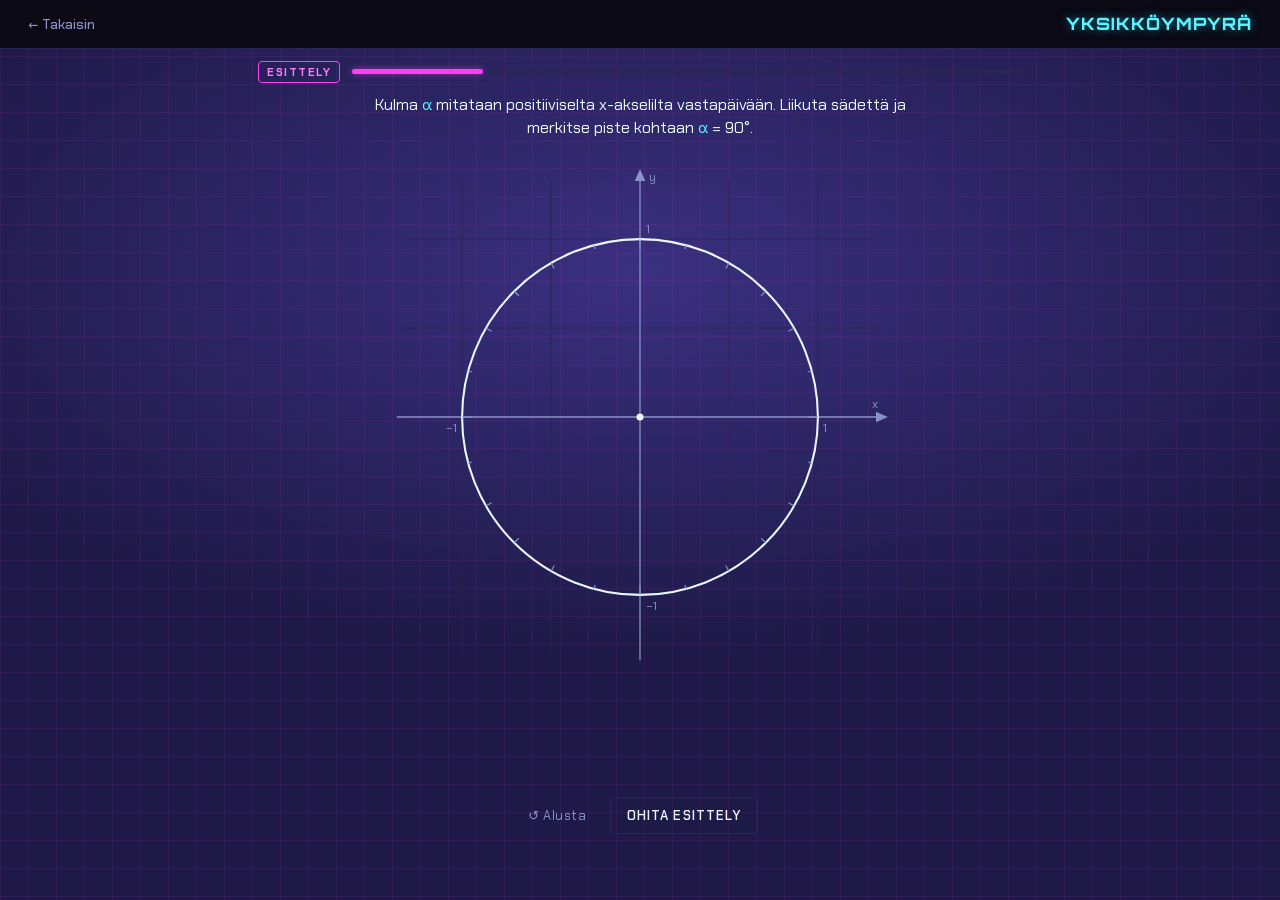
<file: games/lukio/maa5/yksikkoympyra/index.html>
<!DOCTYPE html>
<html lang="fi">
<head>
<meta charset="UTF-8">
<meta name="viewport" content="width=device-width, initial-scale=1, viewport-fit=cover">
<title>Yksikköympyrä</title>

<!-- ════════════════════════════════════════════════════════════════════
     GAME: Yksikköympyrä (unit circle equations)
     Self-contained. Suggested home: games/lukio/<course>/yksikkoympyra/index.html
     An equation about the angle α is shown above the unit circle. The player
     marks EVERY point on the circle where the equation holds; the task is
     solved the moment all solutions are marked and no wrong point is left.
     Aim: hover with the mouse, or drag with a finger (a ray follows).
     Place: click, or lift the finger. Placing on an existing point removes it.
     From level 3 there are also "Ei ratkaisuja" and "Jokainen piste" answers.
     A placed point counts if it is within TOL degrees of a solution.
     Levels 0–7, 6 tasks each. Level 0 is angles in degrees (the angle is no
     longer shown while aiming: the Esittely shows it, and in the game it is a
     hint); levels 1–6 have their own themes, level 7 mixes levels 3–6.
     Help: "Vihje" (plan in VIHJEET.md). Press 1, 2, 3 gives a random hint of
     hint level 1, 2, 3 (levels 0–2: two presses; 6–7: a fourth, anything
     left); level 1 is general, level 2
     says roughly where, level 3 draws the helper line. Hints comment on the
     placed points or on the task, and some are pictures. After the last
     press "Näytä ratkaisu" appears. From level 3 two buttons show the memory
     triangles (30°–60° and 45°) with their sin/cos/tan values.
     Scoring (like Yhtälövaaka), 3 lives. Each solved task gives
       (50 + 100·solutions/clicks + 50·(5 s + 2 s·clicks)/time − 30·hints) × level
     (level 0 counts as ×1; time points have no cap). A wrong "Ei ratkaisuja"
     / "Jokainen piste" counts as one hint (cost and hint step) and the task
     goes on; "Näytä ratkaisu" costs a life and gives no points. The third
     lost life is Game Over.
     Finishing level 7 gives 1000 + 500 per life left.
     Keys: ← / → turn the ray 15° (Shift: 1°), Space = place/remove,
           Enter = next, r = clear points
     Esittely: a guided intro on the same circle before levels 0, 3, 5 and 6
     (every time, or picked from the Esittely button's menu); see the
     intro section in the script. Inverse functions are written arcsin,
     arccos, arctan (never sin⁻¹), always in radians, with their ranges
     [−π/2, π/2], [0, π] and (−π/2, π/2); an answer is the function's value
     (arcsin(−√3/2) = −π/3), not the point 5π/3.
     ════════════════════════════════════════════════════════════════════ -->

<link rel="preconnect" href="https://fonts.googleapis.com">
<link rel="preconnect" href="https://fonts.gstatic.com" crossorigin>
<!-- shared site look: colours, fonts, header, buttons, dialogs -->
<link rel="stylesheet" href="../../../../assets/theme.css">
<!-- Chakra Petch has no Greek; IBM Plex Sans supplies α and π (the browser
     only downloads its Greek part, because the CSS is split by unicode-range) -->
<link href="https://fonts.googleapis.com/css2?family=IBM+Plex+Sans:wght@500;600&display=swap" rel="stylesheet">

<style>
  /* Only what is specific to this game. Everything else comes from assets/theme.css. */
  :root{
    --math:"Chakra Petch", "IBM Plex Sans", system-ui, sans-serif;
    padding-top:env(safe-area-inset-top,0px); padding-bottom:env(safe-area-inset-bottom,0px);
  }
  html{ scroll-padding-top:env(safe-area-inset-top,0px); }
  @media (max-width:520px){ .game .title{ display:none; } }

  main{ flex:1; display:flex; flex-direction:column; align-items:center; padding:0 8px; }

  /* ── equation ── */
  .readout{
    font-family:var(--math); font-weight:500; font-size:clamp(26px,7.5vw,40px);
    min-height:2.1em; display:flex; align-items:center; justify-content:center;
    white-space:nowrap; margin-top:14px; padding:0 8px;
  }
  .al{ font-style:normal; color:var(--accent-ink); }
  .fn{ color:var(--ink); }
  .iv{ font-family:"IBM Plex Sans", sans-serif; }   /* interval brackets: Chakra Petch's "(" looks like "[" */
  .frac{
    display:inline-flex; flex-direction:column; vertical-align:middle; text-align:center;
    font-size:.62em; line-height:1.08; margin:0 .08em;
  }
  .frac > span:first-child{ border-bottom:.075em solid currentColor; padding:0 .14em .04em; }
  .frac > span:last-child{ padding-top:.04em; }
  .rad{ border-top:.07em solid currentColor; padding:0 .04em; margin-left:-.02em; }
  sup{ font-size:.6em; line-height:0; }

  /* ── stage ── */
  .stage-wrap{ width:min(560px,100%); }
  #stage{
    display:block; width:100%; height:auto; margin:0 auto;
    max-height:calc(100dvh - 330px); min-height:250px;
    user-select:none; -webkit-user-select:none; touch-action:none; cursor:crosshair;
  }
  #stage:focus-visible{ outline:2px solid var(--accent); outline-offset:-2px; border-radius:var(--radius); }
  .grid{ stroke:var(--line); stroke-width:1.5; }
  .axis{ stroke:var(--muted); stroke-width:2.2; }
  .arrow{ fill:var(--muted); }
  .axlabel{ font-family:var(--ui); font-size:21px; fill:var(--muted); }
  .circle{ fill:none; stroke:var(--ink); stroke-width:3.5; }
  .tick{ stroke:var(--muted); stroke-width:2; }
  .tanline{ stroke:var(--accent); stroke-width:2; stroke-dasharray:6 7; opacity:.45; }

  .proj{ stroke:var(--muted); stroke-width:1.6; stroke-dasharray:5 6; }
  .cosseg{ stroke:var(--green); stroke-width:7; stroke-linecap:round; opacity:.85; }
  .sinseg{ stroke:var(--brown); stroke-width:7; stroke-linecap:round; opacity:.85; }
  .tanseg{ stroke:var(--accent); stroke-width:7; stroke-linecap:round; opacity:.7; }
  .tanext{ stroke:var(--accent); stroke-width:1.8; stroke-dasharray:4 6; opacity:.6; }
  .ray{ stroke:var(--accent); stroke-width:4; stroke-linecap:round; filter:var(--glow-cyan); }
  .ghost{ fill:var(--surface); stroke:var(--accent); stroke-width:3.5; }
  .origin{ fill:var(--ink); }
  /* level 0: the angle is shown while aiming, and next to placed points */
  .angarc{ fill:none; stroke:var(--magenta); stroke-width:3; }
  .anglabel{
    font-family:var(--math); font-weight:600; font-size:28px; fill:var(--magenta-ink);
    stroke:var(--bg); stroke-width:7; paint-order:stroke; stroke-linejoin:round;
  }
  .anglabel.small{ font-size:22px; fill:var(--accent-ink); }

  .pt{ fill:var(--accent); stroke:var(--surface); stroke-width:4; }
  /* coloured by a hint: green = right, magenta with a pulsing glow = closest to a solution */
  .pt.hintok{ fill:var(--green); }
  .pt.hintnear{ fill:var(--magenta); filter:drop-shadow(0 0 7px rgba(255,61,242,.9)); }
  @media (prefers-reduced-motion: no-preference){ .pt.hintnear{ animation:throb 1.3s ease-in-out infinite; } }
  @keyframes throb{ 50%{ filter:drop-shadow(0 0 1px rgba(255,61,242,.25)); opacity:.65; } }
  /* hint pictures: sin yellow, cos green, tan cyan, highlights magenta */
  .hlabel{
    font-family:var(--math); font-weight:600; font-size:26px;
    stroke:var(--bg); stroke-width:6; paint-order:stroke; stroke-linejoin:round;
  }
  .hlabel.sin{ fill:var(--brown-ink); } .hlabel.cos{ fill:var(--green-ink); }
  .hlabel.tan{ fill:var(--accent-ink); } .hlabel.hi{ fill:var(--magenta-ink); }
  .hmark{ stroke-width:4; stroke-linecap:round; }
  .hmark.sin{ stroke:var(--brown); } .hmark.cos{ stroke:var(--green); } .hmark.tan{ stroke:var(--accent); }
  .harc, .hband{ fill:none; stroke:var(--magenta); stroke-width:12; stroke-linecap:round; opacity:.45; }
  .harc-end{ fill:var(--magenta); }
  .innerray{ stroke:var(--magenta); stroke-width:2.5; stroke-dasharray:9 7; }
  .innerdot{ fill:none; stroke:var(--magenta); stroke-width:3; }
  .harc-end.open{ fill:var(--bg); stroke:var(--magenta); stroke-width:3; }
  .pt.ok{ fill:var(--green); }
  .pt.bad{ fill:var(--red); }
  .xmark{ stroke:var(--ink); stroke-width:3.5; stroke-linecap:round; }
  .miss{ fill:var(--brown-wash); stroke:var(--brown); stroke-width:4; stroke-dasharray:7 5; }
  .guide{ stroke:var(--brown-ink); stroke-width:2.6; stroke-dasharray:10 7; fill:none; }
  .guide.solid{ stroke-dasharray:none; }
  .guide.ring{ stroke:var(--green); stroke-width:10; opacity:.55; stroke-dasharray:none; }

  @media (prefers-reduced-motion: no-preference){
    .fadein{ animation:fadein .5s ease-out both; }
    .pop{ animation:pop .35s cubic-bezier(.3,1.6,.5,1) both; transform-box:fill-box; transform-origin:center; }
    .miss{ animation:pulse 1.4s ease-in-out .3s infinite; transform-box:fill-box; transform-origin:center; }
  }
  @keyframes fadein{ from{ opacity:0; } }
  @keyframes pop{ from{ transform:scale(.3); } }
  @keyframes pulse{ 50%{ transform:scale(1.18); } }

  .legend{
    display:flex; gap:20px; justify-content:center; align-items:center; flex-wrap:wrap;
    font-family:var(--math); font-size:16px; color:var(--muted); padding:2px 0 2px;
  }
  .legend span{ display:inline-flex; align-items:center; gap:6px; }
  .legend i{ display:inline-block; width:18px; height:6px; border-radius:3px; }

  .hint{ padding:6px 16px; }
  .hint.tip{ color:var(--accent-ink); font-size:14px; line-height:1.55; }
  .hint .free{ display:block; }
  .hint .free:not(:first-child){ margin-top:4px; }
  .hint .frac{ font-size:.8em; }
  .hint .trilink{ color:var(--accent-ink); text-decoration:underline; text-underline-offset:3px; }

  .tools{ display:flex; gap:8px; justify-content:center; flex-wrap:wrap; padding:8px 0 0; }
  .chip{
    font-family:var(--ui); font-weight:500; font-size:14px; cursor:pointer;
    padding:7px 13px; border-radius:var(--radius); border:1px solid var(--line);
    background:var(--surface); color:var(--ink);
  }
  .chip:hover{ border-color:var(--accent); color:var(--accent-ink); }
  .chip:focus-visible{ outline:2px solid var(--accent); outline-offset:2px; }
  /* a memory-triangle button that a hint points to */
  .chip.pulse{ border-color:var(--magenta); color:var(--magenta-ink); box-shadow:0 0 12px rgba(255,61,242,.6); }
  @media (prefers-reduced-motion: no-preference){ .chip.pulse{ animation:chipthrob 1.3s ease-in-out infinite; } }
  @keyframes chipthrob{ 50%{ box-shadow:0 0 2px rgba(255,61,242,.2); } }

  /* ── memory triangles ── */
  .sheet{ width:min(460px,94vw); max-height:92dvh; overflow:auto; padding:24px 22px 20px; }
  .sheet svg{ display:block; width:min(280px,80%); height:auto; margin:4px auto 0; overflow:visible; }
  .sheet .lead{ color:var(--muted); font-size:14px; line-height:1.5; margin:8px 0 4px; }
  .tri{ fill:none; stroke:var(--ink); stroke-width:3; stroke-linejoin:round; }
  .trihalf{ fill:var(--accent); fill-opacity:.14; }
  .trih{ stroke:var(--muted); stroke-width:2; stroke-dasharray:6 6; }
  .ra{ fill:none; stroke:var(--muted); stroke-width:2; }
  .tl{ font-family:var(--math); font-size:22px; fill:var(--ink); }
  .ta{ font-family:var(--math); font-size:18px; fill:var(--accent-ink); }
  .sheet .lead .frac{ font-size:.85em; }
  .vt{ border-collapse:collapse; margin:10px auto 16px; font-family:var(--math); font-size:18px; }
  .vt th{ font-family:var(--ui); font-weight:500; font-size:13px; color:var(--muted); }
  .vt th, .vt td{ padding:7px 10px; border-bottom:1px solid var(--line); text-align:center; }
  .vt .frac{ font-size:.75em; }

  /* ── feedback after checking ── */
  .fb{
    width:min(520px,100%); background:var(--surface); border-radius:var(--radius);
    border:1px solid var(--line); padding:14px 18px 16px; margin:4px 0 8px;
  }
  .fb h3{ font-family:var(--math); font-weight:600; font-size:22px; margin:0 0 4px; }
  .fb h3.ok{ color:var(--green-ink); }
  .fb h3.bad{ color:var(--red); }
  .fb p{ margin:6px 0; line-height:1.5; font-size:15px; }
  .fb .sols{ font-family:var(--math); font-size:18px; line-height:1.9; }
  .fb .row{ display:flex; justify-content:flex-end; margin-top:8px; }
  .fb .frac{ font-size:.72em; }
  .fb .score{
    display:grid; grid-template-columns:1fr auto; gap:4px 18px; max-width:320px;
    margin:10px 0 0; font-size:14px; color:var(--muted);
  }
  .fb .score:empty{ display:none; }
  .fb .score .v{ text-align:right; color:var(--ink); font-variant-numeric:tabular-nums; }
  .fb .score .tot{ border-top:1px solid var(--line); padding-top:5px; color:var(--ink); font-weight:600; }
  .fb .score .tot.v{ color:var(--brown-ink); }

  .statusrow{ width:min(560px,100%); }
  /* giving up costs a life: red, so it stands apart from "Ei ratkaisuja" / "Jokainen piste" */
  .btn.shake{ animation:mp-shake .5s ease; border-color:var(--red); }
  @media (prefers-reduced-motion: reduce){ .btn.shake{ animation:none; } }

  .subctrl{ padding-top:4px; }

  /* ── Esittely (intro): the shared look is in theme.css; here only this game's part ── */
  .prompt{ font-family:var(--math); }             /* α and π need IBM Plex Sans */
  body.intro .statusrow, body.intro .hud, body.intro .readout, body.intro .tools, body.intro .actions,
  body.intro #fb, body.intro #clear, body.intro #introBtn, body.intro #skipLevel,
  body:not(.intro) #introSkip, body:not(.intro) #introRestart{ display:none; }
  body.intro #stage{ max-height:calc(100dvh - 390px); min-height:200px; }
</style>
</head>
<body class="game">

  <header>
    <a class="back" href="../../../../#/lukio/maa5">← Takaisin</a>
    <span class="title">Yksikköympyrä</span>
    <span class="hud"><span>Taso: <b id="level">0/7</b></span><span>Tehtävä: <b id="task">1/6</b></span><span>Pisteet: <b id="score">0</b></span></span>
  </header>

  <main>
    <div class="statusrow">
      <span class="lives" id="lives" aria-label="Elämät"></span>
      <span>Klikkaukset: <b id="clicks">0</b></span>
    </div>
    <!-- Esittely (intro): progress and the step's question -->
    <div class="introbar" id="introBar" hidden><span class="introtag">Esittely</span><div class="progress" id="introProgress" role="img"></div></div>
    <p class="prompt" id="introPrompt" aria-live="polite" hidden></p>
    <div class="readout" id="readout" aria-live="polite"></div>

    <div class="stage-wrap">
      <svg id="stage" viewBox="-430 -430 860 860" tabindex="0"
           aria-label="Yksikköympyrä. Valitse kulmat nuolinäppäimillä ja välilyönnillä.">
        <g id="static"></g>
        <g id="guide"></g>
        <g id="hintLayer"></g>
        <g id="aimLayer"></g>
        <g id="points"></g>
        <circle class="origin" r="6"/>
        <g id="introLayer"></g>
      </svg>
    </div>

    <div class="legend" id="legend">
      <span><i style="background:var(--green)"></i>cos <span class="al">α</span></span>
      <span><i style="background:var(--brown)"></i>sin <span class="al">α</span></span>
      <span id="legendTan" hidden><i style="background:var(--accent)"></i>tan <span class="al">α</span></span>
    </div>

    <div class="tools" id="tools">
      <button class="chip" id="hintBtn">💡 Vihje</button>
      <button class="chip" id="tri30">30°–60°-kolmio</button>
      <button class="chip" id="tri45">45°-kolmio</button>
    </div>

    <div class="hint" id="hint"></div>
    <div class="answers" id="introAnswers" hidden></div>

    <div class="actions" id="actions">
      <button class="btn" id="none">Ei ratkaisuja</button>
      <button class="btn" id="all">Jokainen piste</button>
      <button class="btn danger" id="giveup" hidden>Näytä ratkaisu</button>
    </div>

    <div class="fb" id="fb" hidden aria-live="polite">
      <h3 id="fbTitle"></h3>
      <div id="fbText"></div>
      <div class="score" id="fbScore"></div>
      <div class="row"><button class="btn primary" id="next">Seuraava</button></div>
    </div>

    <div class="subctrl" id="subctrl">
      <button id="clear">↺ Tyhjennä pisteet</button>
      <button id="introBtn">Esittely</button>
      <button id="introRestart">↺ Alusta</button>
      <button class="btn" id="introSkip">Ohita esittely</button>
      <button id="skipLevel" hidden>⏭ Ohita taso (testi)</button>
    </div>
  </main>

  <div class="overlay" id="overlay">
    <div class="win" role="dialog" aria-modal="true" aria-labelledby="ovTitle">
      <h2 id="ovTitle"></h2>
      <div class="result" id="ovResult"></div>
      <p id="ovMsg"></p>
      <div class="score" id="ovScore"></div>
      <div class="btns" id="ovBtns"></div>
    </div>
  </div>

  <div class="overlay" id="sheet">
    <div class="win sheet" role="dialog" aria-modal="true" aria-labelledby="shTitle">
      <h2 id="shTitle"></h2>
      <div id="shBody"></div>
      <div class="btns"><button class="btn primary" id="shClose">Sulje</button></div>
    </div>
  </div>

<script src="../../../../assets/celebrate.js"></script>
<script src="../../../../assets/intro.js"></script>
<script>
"use strict";
const $ = id => document.getElementById(id);
const R = 300;                 // circle radius in SVG units
const TOL = 5;                 // a point counts if it is this close (degrees) to a solution
const TOGGLE = 7;              // clicking this close to a placed point removes it
const TASKS = 6, MAX_LEVEL = 7;
const D2R = Math.PI/180;

/* scoring: one run = levels 0…MAX_LEVEL with 3 lives (same idea as Yhtälövaaka) */
const LIVES = 3;
const PTS_SOLVE = 50, PTS_CLICKS = 100, PTS_TIME = 50, HINT_COST = 30;
const TIME_BASE = 5, TIME_PER_CLICK = 2;         // reference time = 5 s + 2 s per click made
const BONUS_FINISH = 1000, BONUS_LIFE = 500;
const mult = () => Math.max(1, level);           // level 0 scores like level 1
const fmt = n => Math.round(n).toLocaleString("fi-FI");
const COURSE_URL = "../../../../#/lukio/maa5";

/* ── math typesetting ───────────────────────────────────────────────── */
const A   = `<span class="al">α</span>`;
const fr  = (n,d) => `<span class="frac"><span>${n}</span><span>${d}</span></span>`;
const sq  = x => `√<span class="rad">${x}</span>`;
const fn  = s => `<span class="fn">${s}</span>`;
const inv = s => `<span class="fn">arc${s}</span>`;          // arcsin, arccos, arctan (never sin⁻¹)
const eq  = (l,r) => `${l}<span class="eq">=</span>${r}`;
const SIN = `${fn("sin")}&thinsp;`, COS = `${fn("cos")}&thinsp;`, TAN = `${fn("tan")}&thinsp;`;
const SIN2 = `${fn("sin")}<sup>2</sup>&thinsp;`, COS2 = `${fn("cos")}<sup>2</sup>&thinsp;`;
const PM = "&thinsp;±&thinsp;";
const pi = (n,d) => d ? fr(n+"π", d) : n+"π";
// an interval [a, b] or (a, b)
const iv = (l, a, b, r) => `<span class="iv">${l}</span>${a},&nbsp;${b}<span class="iv">${r}</span>`;
// the ranges of arcsin, arccos and arctan, always in radians; arctan's is open
const RANGE = {sin:iv("[", "−"+pi("",2), pi("",2), "]"), cos:iv("[", "0", "π", "]"), tan:iv("(", "−"+pi("",2), pi("",2), ")")};

/* a task: equation, solutions (degrees), what to draw when checking, how to print answers */
const P = (html, sols, guide, o={}) => ({html, sols, guide, unit:o.unit||"both", note:o.note||"", all:!!o.all, hint:o.hint||"", inv:o.inv||"", inner:o.inner||"", lin:o.lin||null, il:o.il||"", split:o.split||"", easy:o.easy||"", band:o.band||null, turn:!!o.turn, first:!!o.first});
const NONE = [];

/* levels 0–2: "split" breaks a hard angle into easy parts for the first hint;
   radians are split in radians, never converted to degrees */
const HALF = ", ja π on tasan puoli kierrosta", FULL = ", ja 2π on täysi kierros";
// degrees: built from what beginners know (45°, 90°, 180°, 360°), so three
// quarter turns are 3 · 90°, never 270°: 150° = 90° + 60°, 315° = 3 · 90° + 45°.
// Easy angles get no split; on level 0 they tie the angle to a right or straight angle instead.
const EASY = {
  90:"Huomaa, että 90° on suora kulma.", 180:"Huomaa, että 180° on oikokulma.",
  45:"Huomaa, että 45° = 90°/2, ja 90° on suora kulma.", 30:"Huomaa, että 30° = 90°/3, ja 90° on suora kulma.",
  60:"Huomaa, että 60° = 180°/3, ja 180° on oikokulma.",
};
function degSplit(d){
  const k = Math.floor(d/90), r = d - 90*k;
  const base = ["", "90°", "180°", "3 · 90°"][k] || "";
  if(!base) return "";
  if(r === 0) return k === 3 ? "270° = 3 · 90°" : "";
  return [30,45,60].includes(r) ? `${d}° = ${base} + ${r}°` : "";
}
const BANK = {
0: [ // angles in degrees (the angle is a hint, as on levels 1–2)
  ...[30,90,45,120,180,270,210,135,300,60,330,225,150,240,315].map(d => P(eq(A,`${d}°`), [d], {t:"rays"}, {unit:"deg", split:degSplit(d), easy:EASY[d]})),
],
1: [ // angles in degrees
  P(eq(A,"60°"), [60], {t:"rays"}, {unit:"deg", easy:EASY[60]}),
  P(eq(A,"135°"), [135], {t:"rays"}, {unit:"deg", split:degSplit(135)}),
  P(eq(A,"−45°"), [315], {t:"rays"}, {unit:"deg", note:"Negatiivinen kulma kierretään myötäpäivään, joten −45° on sama piste kuin 315°."}),
  P(eq(A,"±30°"), [30,330], {t:"rays"}, {unit:"deg", note:"± tarkoittaa kahta kulmaa: 30° ja −30°. Kulma −30° on sama piste kuin 330°."}),
  P(eq(A,"90°"+PM+"45°"), [45,135], {t:"rays"}, {unit:"deg"}),
  P(eq(A,"180°"+PM+"60°"), [120,240], {t:"rays"}, {unit:"deg"}),
  P(eq(A,"390°"), [30], {t:"rays"}, {unit:"deg", turn:true, split:"390° = 360° + 30°", note:"390° = 360° + 30°: täysi kierros ja vielä 30°."}),
  P(eq(A,"−270°"), [90], {t:"rays"}, {unit:"deg", split:"270° = 3 · 90°, ja miinus tarkoittaa myötäpäivään", note:"Kolme neljännestä myötäpäivään päätyy samaan pisteeseen kuin yksi neljännes vastapäivään."}),
  P(eq(A,"±150°"), [150,210], {t:"rays"}, {unit:"deg", split:degSplit(150)}),
  P(eq(A,"270°"+PM+"30°"), [240,300], {t:"rays"}, {unit:"deg", split:degSplit(270)}),
],
2: [ // angles in radians
  P(eq(A,pi("",3)), [60], {t:"rays"}, {unit:"rad", note:`${pi("",3)} on kuudesosa täydestä kierroksesta 2π.`}),
  P(eq(A,"−"+pi("",4)), [315], {t:"rays"}, {unit:"rad", note:`Kulma −${pi("",4)} kierretään myötäpäivään, joten se on sama piste kuin ${pi(7,4)}.`}),
  P(eq(A,pi(3,2)), [270], {t:"rays"}, {unit:"rad", split:`${pi(3,2)} = π + ${pi("",2)}${HALF}`}),
  P(eq(A,"2π"+PM+pi("",2)), [90,270], {t:"rays"}, {unit:"rad", note:`2π on täysi kierros, joten tämä on sama kuin ±${pi("",2)}.`}),
  P(eq(A,"π"+PM+pi("",6)), [150,210], {t:"rays"}, {unit:"rad"}),
  P(eq(A,"±"+pi(5,6)), [150,210], {t:"rays"}, {unit:"rad", split:`${pi(5,6)} = π − ${pi("",6)}${HALF}`}),
  P(eq(A,pi(7,6)), [210], {t:"rays"}, {unit:"rad", split:`${pi(7,6)} = π + ${pi("",6)}${HALF}`}),
  P(eq(A,"−"+pi(2,3)), [240], {t:"rays"}, {unit:"rad", split:`${pi(2,3)} = π − ${pi("",3)}${HALF}`}),
  P(eq(A,pi(5,4)), [225], {t:"rays"}, {unit:"rad", split:`${pi(5,4)} = π + ${pi("",4)}${HALF}`}),
  P(eq(A,pi("",2)+PM+pi("",3)), [30,150], {t:"rays"}, {unit:"rad"}),
  P(eq(A,pi(11,6)), [330], {t:"rays"}, {unit:"rad", split:`${pi(11,6)} = 2π − ${pi("",6)}${FULL}`}),
  P(eq(A,"3π"), [180], {t:"rays"}, {unit:"rad", turn:true, split:`3π = 2π + π${FULL}`, note:"3π = 2π + π: täysi kierros ja vielä puolikas."}),
],
3: [ // sine and cosine values
  P(eq(SIN+A,fr(1,2)), [30,150], {t:"h", v:.5, vh:fr(1,2)}),
  P(eq(SIN+A,"−"+fr(1,2)), [210,330], {t:"h", v:-.5, vh:"−"+fr(1,2)}),
  P(eq(COS+A,fr(1,2)), [60,300], {t:"v", v:.5, vh:fr(1,2)}),
  P(eq(COS+A,"−"+fr(1,sq(2))), [135,225], {t:"v", v:-Math.SQRT1_2, vh:"−"+fr(1,sq(2))}),
  P(eq(SIN+A,fr(sq(3),2)), [60,120], {t:"h", v:Math.sqrt(3)/2, vh:fr(sq(3),2)}),
  P(eq(COS+A,"−"+fr(sq(3),2)), [150,210], {t:"v", v:-Math.sqrt(3)/2, vh:"−"+fr(sq(3),2)}),
  P(eq(SIN+A,"±1"), [90,270], {t:"hh", v:1}, {hint:`Etsi pisteet, joiden y-koordinaatti on 1 tai −1.`, note:`Pisteet, joiden y-koordinaatti on 1 tai −1, ovat ympyrän ylin ja alin piste.`}),
  P(eq(COS+A,"0"), [90,270], {t:"v", v:0, vh:"0"}),
  P(eq(SIN+A,"0"), [0,180], {t:"h", v:0, vh:"0"}),
  P(eq(COS+A,"−1"), [180], {t:"v", v:-1, vh:"−1"}, {note:"Pystysuora suora x = −1 vain sivuaa ympyrää, joten ratkaisuja on yksi."}),
  P(eq(SIN+A,"2"), NONE, {t:"none"}, {band:{axis:"y", v:2}, hint:"Mitä arvoja pisteen y-koordinaatti voi saada yksikköympyrällä?", note:`${SIN}${A} on pisteen y-koordinaatti, joten se on aina välillä −1 … 1.`}),
  P(eq(COS+A,"−"+fr(3,2)), NONE, {t:"v", v:-1.5, vh:"−"+fr(3,2)}, {band:{axis:"x", v:-1.5}, hint:"Mitä arvoja pisteen x-koordinaatti voi saada yksikköympyrällä?", note:`${COS}${A} on pisteen x-koordinaatti, joten se on aina välillä −1 … 1. Suora x = −${fr(3,2)} ei osu ympyrään.`}),
  P(eq(SIN+A,"−"+fr(1,sq(2))), [225,315], {t:"h", v:-Math.SQRT1_2, vh:"−"+fr(1,sq(2))}),
],
4: [ // tangent, relations, squares
  P(eq(SIN+A,COS+A), [45,225], {t:"tan", v:1, vh:"1"}, {hint:"Etsi pisteet, joiden x- ja y-koordinaatti ovat yhtä suuret.", note:"Pisteet, joiden x- ja y-koordinaatti ovat samat, ovat suoralla y = x."}),
  P(eq(SIN+A,"−"+COS+A), [135,315], {t:"tan", v:-1, vh:"−1"}, {hint:"Etsi pisteet, joiden x- ja y-koordinaatti ovat toistensa vastalukuja.", note:"Pisteet, joiden koordinaatit ovat toistensa vastalukuja, ovat suoralla y = −x."}),
  P(eq(TAN+A,"1"), [45,225], {t:"tan", v:1, vh:"1"}),
  P(eq(TAN+A,"−"+sq(3)), [120,300], {t:"tan", v:-Math.sqrt(3), vh:"−"+sq(3)}),
  P(eq(TAN+A,fr(1,sq(3))), [30,210], {t:"tan", v:1/Math.sqrt(3), vh:fr(1,sq(3))}),
  P(eq(TAN+A,sq(3)), [60,240], {t:"tan", v:Math.sqrt(3), vh:sq(3)}),
  P(eq(TAN+A,"0"), [0,180], {t:"tan", v:0, vh:"0"}),
  P(eq(SIN2+A,fr(1,4)), [30,150,210,330], {t:"hh", v:.5}, {hint:`Jos ${SIN2}${A} = ${fr(1,4)}, mitä ${SIN}${A} voi olla? Muista molemmat merkit, + ja −.`, note:`${SIN2}${A} = ${fr(1,4)} tarkoittaa, että ${SIN}${A} = ${fr(1,2)} tai ${SIN}${A} = −${fr(1,2)}. Kaksi vaakasuoraa suoraa, neljä pistettä.`}),
  P(eq(COS2+A,fr(1,2)), [45,135,225,315], {t:"vv", v:Math.SQRT1_2}, {hint:`Jos ${COS2}${A} = ${fr(1,2)}, niin ${COS}${A} = ±${fr(1,sq(2))}. Katso 45°-kolmiota.`, note:`${COS}${A} = ±${fr(1,sq(2))}. Kaksi pystysuoraa suoraa, neljä pistettä.`}),
  P(eq(`|${COS}${A}|`,"1"), [0,180], {t:"vv", v:1}, {hint:`Itseisarvo on 1, joten ${COS}${A} = 1 tai ${COS}${A} = −1.`, note:`${COS}${A} = 1 tai ${COS}${A} = −1.`}),
  P(eq(SIN2+A+"&thinsp;+&thinsp;"+COS2+A,"1"), null, {t:"all"}, {all:true, hint:`Sovella Pythagoraan lausetta suorakulmaiseen kolmioon, jonka kärjet ovat origossa, ympyrän pisteessä (${COS}${A}, ${SIN}${A}) ja pisteessä (${COS}${A}, 0). Kolmion kateetit ovat |${COS}${A}| ja |${SIN}${A}|, ja hypotenuusa on 1.`, note:"Tämä on Pythagoraan lause yksikköympyrässä: se pätee jokaisella kulmalla."}),
  P(eq(SIN+A+"&thinsp;·&thinsp;"+COS+A,"0"), [0,90,180,270], {t:"axes"}, {first:true, hint:`Tulon nollasäännöstä seuraa, että kaikki kulmat, joilla ${SIN}${A} = 0 tai ${COS}${A} = 0, ovat ratkaisuja.`, note:`Tulo on nolla, kun ${SIN}${A} = 0 tai ${COS}${A} = 0, eli pisteet ovat akseleilla.`}),
  P(eq(COS2+A,"−1"), NONE, {t:"none"}, {band:{axis:"x", text:`${COS}${A} on aina korostetulla välillä, joten ${COS2}${A} on aina vähintään 0.`}, hint:"Voiko luvun neliö olla negatiivinen?", note:"Neliö ei voi olla negatiivinen."}),
],
5: [ // inverse functions, non-special tangents
  P(eq(A,inv("tan")+"&thinsp;"+fr(1,2)), [Math.atan(.5)/D2R], {t:"tanray", v:.5, vh:fr(1,2)}, {inv:"tan", note:`${inv("tan")} antaa vain yhden kulman, väliltä ${RANGE.tan}. Säde kulkee pisteen (1, ${fr(1,2)}) kautta.`}),
  P(eq(TAN+A,fr(1,2)), [Math.atan(.5)/D2R, 180+Math.atan(.5)/D2R], {t:"tan", v:.5, vh:fr(1,2)}, {note:`Suora origosta pisteeseen (1, ${fr(1,2)}) leikkaa ympyrän kahdesti: tangentin jakso on 180°.`}),
  P(eq(TAN+A,"2"), [Math.atan(2)/D2R, 180+Math.atan(2)/D2R], {t:"tan", v:2, vh:"2"}, {note:`Kulmakerroin 2: suora kulkee pisteen (${fr(1,2)}, 1) kautta.`}),
  P(eq(A,inv("tan")+"(−2)"), [360-Math.atan(2)/D2R], {t:"tanray", v:-2, vh:"−2"}, {inv:"tan", note:`${inv("tan")}(−2) ≈ −1,11. Säde kulkee pisteen (${fr(1,2)}, −1) kautta.`}),
  P(eq(TAN+A,"−"+fr(1,2)), [180-Math.atan(.5)/D2R, 360-Math.atan(.5)/D2R], {t:"tan", v:-.5, vh:"−"+fr(1,2)}),
  P(eq(A,inv("sin")+"&thinsp;"+fr(1,2)), [30], {t:"h", v:.5, vh:fr(1,2)}, {inv:"sin", note:`${inv("sin")} antaa vain yhden kulman, väliltä ${RANGE.sin}. Siksi ${pi(5,6)} ei kelpaa, vaikka sen sini on myös ${fr(1,2)}.`}),
  P(eq(A,inv("sin")+"(−"+fr(sq(3),2)+")"), [300], {t:"h", v:-Math.sqrt(3)/2, vh:"−"+fr(sq(3),2)}, {inv:"sin", note:`${inv("sin")} antaa kulman väliltä ${RANGE.sin}, eli tässä −${pi("",3)}. Ympyrällä se on sama piste kuin ${pi(5,3)}.`}),
  P(eq(A,inv("cos")+"(−"+fr(1,2)+")"), [120], {t:"v", v:-.5, vh:"−"+fr(1,2)}, {inv:"cos", note:`${inv("cos")} antaa vain yhden kulman, väliltä ${RANGE.cos}. Siksi ${pi(4,3)} ei kelpaa.`}),
  P(eq(A,inv("cos")+"&thinsp;0"), [90], {t:"v", v:0, vh:"0"}, {inv:"cos", note:`${inv("cos")} antaa kulman väliltä ${RANGE.cos}.`}),
  P(eq(A,inv("tan")+"(−1)"), [315], {t:"tanray", v:-1, vh:"−1"}, {inv:"tan", note:`${inv("tan")}(−1) = −${pi("",4)}. Ympyrällä se on sama piste kuin ${pi(7,4)}.`}),
  P(eq(A,inv("cos")+"(−"+fr(1,sq(2))+")"), [135], {t:"v", v:-Math.SQRT1_2, vh:"−"+fr(1,sq(2))}, {inv:"cos", note:`${inv("cos")} antaa kulman väliltä ${RANGE.cos}, joten vain ${pi(3,4)} kelpaa.`}),
  P(eq(A,inv("sin")+"&thinsp;1"), [90], {t:"h", v:1, vh:"1"}, {inv:"sin"}),
  P(eq(TAN+A,"−2"), [180-Math.atan(2)/D2R, 360-Math.atan(2)/D2R], {t:"tan", v:-2, vh:"−2"}, {note:`Kulmakerroin −2: suora kulkee pisteen (−${fr(1,2)}, 1) kautta.`}),
],
6: [ // multiple angles
  P(eq(SIN+"2"+A,"1"), [45,225], {t:"rays"}, {inner:`2${A}`, lin:[2,0], il:"2α", hint:`Millä kulmalla sini on 1? Ne ovat 2${A}:n arvoja, joten jaa kahdella. Kun ${A} kiertää yhden kierroksen, 2${A} kiertää kaksi, joten ratkaisuja on kaksi kertaa enemmän.`, note:`2${A} = 90° + n · 360°, joten ${A} = 45° + n · 180°.`}),
  P(eq(COS+"2"+A,"0"), [45,135,225,315], {t:"rays"}, {inner:`2${A}`, lin:[2,0], il:"2α", hint:`Millä kulmilla kosini on 0? Ne ovat 2${A}:n arvoja, joten jaa kahdella. Kun ${A} kiertää yhden kierroksen, 2${A} kiertää kaksi, joten ratkaisuja on kaksi kertaa enemmän.`, note:`2${A} = 90° + n · 180°, joten ${A} = 45° + n · 90°.`}),
  P(eq(SIN+"2"+A,"0"), [0,90,180,270], {t:"rays"}, {inner:`2${A}`, lin:[2,0], il:"2α", hint:`Millä kulmilla sini on 0? Ne ovat 2${A}:n arvoja, joten jaa kahdella. Kun ${A} kiertää yhden kierroksen, 2${A} kiertää kaksi, joten ratkaisuja on kaksi kertaa enemmän.`, note:`2${A} = n · 180°, joten ${A} = n · 90°.`}),
  P(eq(COS+"2"+A,"1"), [0,180], {t:"rays"}, {inner:`2${A}`, lin:[2,0], il:"2α", hint:`Millä kulmalla kosini on 1? Ne ovat 2${A}:n arvoja, joten jaa kahdella. Kun ${A} kiertää yhden kierroksen, 2${A} kiertää kaksi, joten ratkaisuja on kaksi kertaa enemmän.`, note:`2${A} = n · 360°, joten ${A} = n · 180°.`}),
  P(eq(COS+"2"+A,"−1"), [90,270], {t:"rays"}, {inner:`2${A}`, lin:[2,0], il:"2α", hint:`Millä kulmalla kosini on −1? Ne ovat 2${A}:n arvoja, joten jaa kahdella. Kun ${A} kiertää yhden kierroksen, 2${A} kiertää kaksi, joten ratkaisuja on kaksi kertaa enemmän.`, note:`2${A} = 180° + n · 360°, joten ${A} = 90° + n · 180°.`}),
  P(eq(SIN+"3"+A,"1"), [30,150,270], {t:"rays"}, {inner:`3${A}`, lin:[3,0], il:"3α", hint:`Millä kulmalla sini on 1? Ne ovat 3${A}:n arvoja, joten jaa kolmella. Kun ${A} kiertää yhden kierroksen, 3${A} kiertää kolme, joten ratkaisuja on kolme kertaa enemmän.`, note:`3${A} = 90° + n · 360°, joten ${A} = 30° + n · 120°.`}),
  P(eq(COS+"3"+A,"1"), [0,120,240], {t:"rays"}, {inner:`3${A}`, lin:[3,0], il:"3α", hint:`Millä kulmalla kosini on 1? Ne ovat 3${A}:n arvoja, joten jaa kolmella. Kun ${A} kiertää yhden kierroksen, 3${A} kiertää kolme, joten ratkaisuja on kolme kertaa enemmän.`, note:`3${A} = n · 360°, joten ${A} = n · 120°.`}),
  P(eq(TAN+"2"+A,"1"), [22.5,112.5,202.5,292.5], {t:"rays"}, {inner:`2${A}`, lin:[2,0], il:"2α", hint:`Millä kulmilla tangentti on 1? Ne ovat 2${A}:n arvoja, joten jaa kahdella. Kun ${A} kiertää yhden kierroksen, 2${A} kiertää kaksi, joten ratkaisuja on kaksi kertaa enemmän.`, note:`2${A} = 45° + n · 180°, joten ${A} = 22,5° + n · 90°.`}),
  P(eq(SIN+"("+A+"&thinsp;−&thinsp;"+pi("",4)+")","0"), [45,225], {t:"rays"}, {unit:"rad", inner:`${A} − ${pi("",4)}`, lin:[1,-45], il:"α − π/4", hint:`Millä kulmilla sini on 0? Ne ovat ${A} − ${pi("",4)}:n arvoja, joten lisää niihin ${pi("",4)}.`, note:`${A} − ${pi("",4)} = nπ, joten ${A} = ${pi("",4)} + nπ.`}),
  P(eq(COS+"("+A+"&thinsp;+&thinsp;30°)","0"), [60,240], {t:"rays"}, {unit:"deg", inner:`${A} + 30°`, lin:[1,30], il:"α + 30°", hint:`Millä kulmilla kosini on 0? Ne ovat ${A} + 30°:n arvoja, joten vähennä niistä 30°.`, note:`${A} + 30° = 90° + n · 180°, joten ${A} = 60° + n · 180°.`}),
  P(eq(SIN+fr(A,2),"0"), [0], {t:"rays"}, {inner:fr(A,2), lin:[.5,0], il:"α/2", hint:`Millä kulmilla sini on 0? Ne ovat ${fr(A,2)}:n arvoja, joten kerro kahdella. Huomaa: kun ${A} kiertää yhden kierroksen, ${fr(A,2)} kiertää vain puoli.`, note:`${fr(A,2)} = n · 180°, joten ${A} = n · 360°: ympyrällä vain yksi piste.`}),
  P(eq(COS+"2"+A,fr(1,2)), [30,150,210,330], {t:"rays"}, {inner:`2${A}`, lin:[2,0], il:"2α", hint:`Millä kulmilla kosini on ${fr(1,2)}? Ne ovat 2${A}:n arvoja, joten jaa kahdella. Kun ${A} kiertää yhden kierroksen, 2${A} kiertää kaksi, joten ratkaisuja on kaksi kertaa enemmän.`, note:`2${A} = ±60° + n · 360°, joten ${A} = ±30° + n · 180°.`}),
],
};
const LEVEL_INTRO = {
  0:"Kulma α mitataan positiiviselta x-akselilta vastapäivään. Merkitse ympyrälle kohta, jossa yhtälö on totta.",
  1:"Merkitse ympyrälle kaikki kohdat, joissa yhtälö on totta.",
  2:"Nyt kulmat ovat radiaaneina. Täysi kierros on 2π ja puoli kierrosta π.",   // first sentence: tasks 1–2 only
  3:"cos α on pisteen x-koordinaatti ja sin α sen y-koordinaatti. Jos ratkaisuja ei ole, paina Ei ratkaisuja.",
  4:"tan α on säteen kulmakerroin.",
  5:"arcsin, arccos ja arctan antavat aina vain yhden kulman. Ruudukon väli on ½.",
  6:"Kun kulma on kerrottu, ratkaisuja voi olla enemmän kuin kaksi.",
  7:"Sekoitus kaikesta. Onnea matkaan!",
};

/* the text under the circle when a task starts; the news of what changed on
   this level is dropped after the first two tasks */
const LEVEL_NEWS = {2:"Nyt kulmat ovat radiaaneina. "};
function introText(){
  const t = LEVEL_INTRO[Math.min(level,7)];
  return idx >= 2 && LEVEL_NEWS[level] ? t.replace(LEVEL_NEWS[level], "") : t;
}

/* 1/√2 and 1/√3 are written so, as the memory triangles give them; on
   level 7 half of the tasks that have them write them the harder way,
   √2/2 and √3/3 (Vadim) */
const HARD = [[fr(1,sq(2)), fr(sq(2),2)], [fr(1,sq(3)), fr(sq(3),3)]];
function hardForm(p){
  if(!HARD.some(([a]) => p.html.includes(a))) return p;
  const swap = t => HARD.reduce((t, [a, b]) => t.split(a).join(b), t);
  return {...p, hard:true, html:swap(p.html), note:swap(p.note), hint:swap(p.hint), guide:{...p.guide, vh:p.guide.vh && swap(p.guide.vh)}};
}

/* ── helpers ────────────────────────────────────────────────────────── */
const norm = d => ((d % 360) + 360) % 360;
const angDist = (a,b) => { const x = Math.abs(norm(a) - norm(b)); return Math.min(x, 360 - x); };
const shuffle = a => { a = a.slice(); for(let i=a.length-1;i>0;i--){ const j=Math.floor(Math.random()*(i+1)); [a[i],a[j]]=[a[j],a[i]]; } return a; };
const gcd = (a,b) => b ? gcd(b, a % b) : a;
const pt = d => ({x: R*Math.cos(d*D2R), y: -R*Math.sin(d*D2R)});
const f1 = v => v.toFixed(1);

function degText(d){
  d = norm(d);
  const r = Math.round(d*10)/10;
  if(Math.abs(d - Math.round(d)) < 1e-6) return `${Math.round(d)}°`;
  if(Math.abs(d*2 - Math.round(d*2)) < 1e-6) return `${String(d).replace(".",",")}°`;
  return `≈&nbsp;${String(r).replace(".",",")}°`;
}
function radText(d){
  d = norm(d);
  if(Math.abs(d/15 - Math.round(d/15)) > 1e-6) return null;
  const k = Math.round(d/15); if(k === 0) return "0";
  const g = gcd(k,12), n = k/g, m = 12/g, num = n === 1 ? "π" : `${n}π`;
  return m === 1 ? num : fr(num, m);
}
function angleText(d, unit){
  const r = radText(d);
  if(unit === "rad") return r || `≈&nbsp;${(norm(d)/180).toFixed(2).replace(".", ",")}π`;
  if(unit === "deg" || !r) return degText(d);
  return r === "0" ? "0°" : `${degText(d)} eli ${r}`;
}

/* the answer to α = arcsin …, arccos …, arctan …: the function's value, in
   radians and from its range (arcsin(−√3/2) = −π/3, not 5π/3) */
function invText(p){
  const d = p.sols[0], a = p.inv === "cos" ? norm(d) : norm(d + 180) - 180;
  const r = radText(Math.abs(a)), sign = a < 0 ? "−" : "";
  return r ? sign + r : `≈&nbsp;${sign}${(Math.abs(a)*D2R).toFixed(2).replace(".", ",")}`;
}

/* ── state ──────────────────────────────────────────────────────────── */
let level = 0, tasks = [], idx = 0, placed = [], aim = null, answered = false;
let score = 0, levelScore = 0, lives = LIVES;
let levelDone = false;          // last task solved: the level dialog is on its way
let clicks = 0, hintsUsed = 0, taskStart = 0, lastWin = null, gameOver = false;
const task = () => tasks[idx];
let intro = null;                // the Esittely while it runs (see the intro section)
const showAngle = () => intro ? !!intro.step.angle : !!hintFx.angle;
// the tangent picture (the line x = 1, the extended ray, the blue segment,
// "tan α" in the legend): in the game only after a hint has brought it in
const tanOn = () => intro ? !!intro.step.tan : !!hintFx.tan;
const specialOn = () => !intro && level >= 3;

/* ── static drawing ─────────────────────────────────────────────────── */
function drawStatic(){
  let h = "";
  for(const g of [-300,-150,150,300]){
    h += `<line class="grid" x1="${g}" y1="-400" x2="${g}" y2="400"/><line class="grid" x1="-400" y1="${g}" x2="400" y2="${g}"/>`;
  }
  h += `<line class="axis" x1="-410" y1="0" x2="402" y2="0"/><line class="axis" x1="0" y1="410" x2="0" y2="-402"/>`;
  h += `<path class="arrow" d="M418,0 L398,-9 L398,9 Z"/><path class="arrow" d="M0,-418 L-9,-398 L9,-398 Z"/>`;
  h += `<text class="axlabel" x="402" y="-16" text-anchor="end">x</text><text class="axlabel" x="16" y="-398">y</text>`;
  h += `<text class="axlabel" x="${R+8}" y="26">1</text><text class="axlabel" x="${-R-8}" y="26" text-anchor="end">−1</text>`;
  h += `<text class="axlabel" x="10" y="${-R-10}">1</text><text class="axlabel" x="10" y="${R+26}">−1</text>`;
  if(tanOn()) h += `<line class="tanline" x1="${R}" y1="-410" x2="${R}" y2="410"/>`;
  h += `<circle class="circle" r="${R}"/>`;
  for(let d=0; d<360; d+=15){
    const len = d % 90 === 0 ? 16 : d % 45 === 0 || d % 30 === 0 ? 11 : 7;
    const c = Math.cos(d*D2R), s = -Math.sin(d*D2R);
    h += `<line class="tick" x1="${f1((R-len)*c)}" y1="${f1((R-len)*s)}" x2="${f1(R*c)}" y2="${f1(R*s)}"/>`;
  }
  $("static").innerHTML = h;
  $("legendTan").hidden = !tanOn();
}

/* ── aim ray, projections ───────────────────────────────────────────── */
function drawAim(){
  const layer = $("aimLayer");
  if(aim === null || answered){ layer.innerHTML = ""; return; }
  const c = Math.cos(aim*D2R), s = Math.sin(aim*D2R), px = R*c, py = -R*s;
  let h = "";
  h += `<line class="proj" x1="${f1(px)}" y1="${f1(py)}" x2="${f1(px)}" y2="0"/>`;
  h += `<line class="proj" x1="${f1(px)}" y1="${f1(py)}" x2="0" y2="${f1(py)}"/>`;
  h += `<line class="cosseg" x1="0" y1="0" x2="${f1(px)}" y2="0"/>`;
  h += `<line class="sinseg" x1="0" y1="0" x2="0" y2="${f1(py)}"/>`;
  if(tanOn() && Math.abs(c) > 1e-3){
    // the extended ray meets x = 1 at height tan α; when that is off the picture
    // the lines simply run out of it, and the label waits at the edge
    const t = s / c, ty = Math.max(-1e5, Math.min(1e5, -R*t)), ly = Math.max(-404, Math.min(404, ty));
    h += `<line class="tanext" x1="0" y1="0" x2="${R}" y2="${f1(ty)}"/>`;
    h += `<line class="tanseg" x1="${R}" y1="0" x2="${R}" y2="${f1(ty)}"/>`;
    if(Math.abs(t) > 0.04)
      h += `<text class="hlabel tan" x="${R + 14}" y="${f1(ly)}" text-anchor="start" dominant-baseline="central">tan α</text>`;
  }
  // the ray is always α (Vadim); a dashed ray shows the angle inside the
  // function, u = m·α + c: 2α, α/2, α − 30° … In the intro's ghost turns α
  // is the whole turn so far (past 360°), so α/2 goes on past 180°.
  if(hintFx.inner && task().lin){
    const [m, c0] = task().lin, a = intro && (intro.step.kind === "ghost" || intro.demoOn) ? intro.acc : norm(aim);
    const q = pt(norm(m*a + c0)), k = (R - 40)/R;
    h += `<text class="hlabel tan" x="${f1((R + 34)*c)}" y="${f1(-(R + 34)*s)}" text-anchor="middle" dominant-baseline="central">α</text>`;
    h += `<line class="innerray" x1="0" y1="0" x2="${f1(q.x)}" y2="${f1(q.y)}"/><circle class="innerdot" cx="${f1(q.x)}" cy="${f1(q.y)}" r="9"/>`;
    h += `<text class="hlabel hi" x="${f1(q.x*k)}" y="${f1(q.y*k)}" text-anchor="middle" dominant-baseline="central">${task().il}</text>`;
  }
  if(showAngle() && aim > 0.5){
    const r = ARC_R, q = {x: r*c, y: -r*s};
    h += `<path class="angarc" d="M${r},0 A${r},${r} 0 ${aim > 180 ? 1 : 0} 0 ${f1(q.x)},${f1(q.y)}"/>`;
  }
  if(hintFx.tri && Math.abs(c) > 0.05 && Math.abs(s) > 0.05){
    const lab = (cls, x, y, t, anchor) => `<text class="hlabel ${cls}" x="${f1(x)}" y="${f1(y)}" text-anchor="${anchor}" dominant-baseline="central">${t}</text>`;
    h += `<line class="sinseg" x1="${f1(px)}" y1="0" x2="${f1(px)}" y2="${f1(py)}"/>`;
    h += lab("cos", px/2, py < 0 ? 28 : -28, "cos α", "middle");
    h += lab("sin", px + (px > 0 ? 16 : -16), py/2, "sin α", px > 0 ? "start" : "end");
    // "1" beside the middle of the hypotenuse, on the side away from the triangle
    const nx = s*c > 0 ? -s : s, ny = s*c > 0 ? -c : c;
    h += lab("tan", px/2 + 26*nx, py/2 + 26*ny, "1", "middle");
  }
  h += `<line class="ray" x1="0" y1="0" x2="${f1(px*1.2)}" y2="${f1(py*1.2)}"/>`;
  h += `<circle class="ghost" cx="${f1(px)}" cy="${f1(py)}" r="12"/>`;
  if(showAngle() && aim > 0.5) h += angleLabel(aim, ARC_R + 46, "", aim/2);   // beside the arc, halfway along it
  layer.innerHTML = h;
}

const ARC_R = 70;                 // radius of the angle arc
/* the angle as text: in radians on a radian task and from game level 3 on
   (unless the task itself is in degrees), as a multiple of π: 7π/6 when it is
   within 1.5° of a 15° step, otherwise ≈ 1,23π. Otherwise whole degrees. */
function angleStr(d){
  if(intro && intro.labelFn) return intro.labelFn(d);      // the intro's turning demos count past 360°
  const u = task().unit, rad = u === "rad" || (level >= 3 && u !== "deg");
  if(!rad) return `${Math.round(norm(d)) % 360}°`;
  const k = Math.round(norm(d)/15) % 24;
  if(angDist(d, k*15) > 1.5) return `≈ ${(norm(d)/180).toFixed(2).replace(".", ",")}π`;
  if(k === 0) return "0";
  const g = gcd(k, 12), a = k/g, b = 12/g, num = a === 1 ? "π" : `${a}π`;
  return b === 1 ? num : `${num}/${b}`;
}
/* the angle d drawn at distance r in direction "at" */
function angleLabel(d, r, cls, at = d){
  const c = Math.cos(at*D2R), s = Math.sin(at*D2R);
  return `<text class="anglabel ${cls}" x="${f1(r*c)}" y="${f1(-r*s)}" text-anchor="middle" dominant-baseline="central">${angleStr(d)}</text>`;
}
function drawPoints(result){
  let h = "";
  placed.forEach((d, i) => {
    const p = pt(d);
    const cls = result ? (result.bad.includes(d) ? " bad pop" : " ok pop")
              : hintGreen.has(d) ? " hintok" : hintPulse.has(d) ? " hintnear" : "";
    const delay = result ? ` style="animation-delay:${i*90}ms"` : "";      // a solved task lights up point by point
    h += `<circle class="pt${cls}"${delay} cx="${f1(p.x)}" cy="${f1(p.y)}" r="14"/>`;
    if(result && result.bad.includes(d))
      h += `<path class="xmark" d="M${f1(p.x-5)},${f1(p.y-5)} L${f1(p.x+5)},${f1(p.y+5)} M${f1(p.x+5)},${f1(p.y-5)} L${f1(p.x-5)},${f1(p.y+5)}"/>`;
    if(showAngle() && !result) h += angleLabel(d, R - 46, "small");
  });
  if(result) for(const d of result.missed){
    const p = pt(d);
    h += `<circle class="miss" cx="${f1(p.x)}" cy="${f1(p.y)}" r="17"/>`;
  }
  $("points").innerHTML = h;
}

/* ── guide geometry shown after checking ────────────────────────────── */
function drawGuide(p){
  const g = p.guide; let h = "";
  const hl = v => `<line class="guide" x1="-410" y1="${f1(-R*v)}" x2="410" y2="${f1(-R*v)}"/>`;
  const vl = v => `<line class="guide" x1="${f1(R*v)}" y1="-410" x2="${f1(R*v)}" y2="410"/>`;
  if(g.t === "h") h += hl(g.v);
  if(g.t === "v") h += vl(g.v);
  if(g.t === "hh") h += hl(g.v) + hl(-g.v);
  if(g.t === "vv") h += vl(g.v) + vl(-g.v);
  if(g.t === "axes") h += `<line class="guide solid" x1="-410" y1="0" x2="410" y2="0"/><line class="guide solid" x1="0" y1="-410" x2="0" y2="410"/>`;
  if(g.t === "all") h += `<circle class="guide ring" r="${R}"/>`;
  if(g.t === "tan" || g.t === "tanray"){
    const k = 420 / Math.max(1, Math.abs(g.v));
    const x0 = g.t === "tan" ? -k : 0;
    h += `<line class="guide" x1="${f1(x0)}" y1="${f1(g.v*x0*-1)}" x2="${f1(k)}" y2="${f1(-g.v*k)}"/>`;
    if(tanOn()) h += `<line class="tanseg" x1="${R}" y1="0" x2="${R}" y2="${f1(-R*g.v)}"/>`;
  }
  if(g.t === "rays") for(const d of p.sols){
    const q = pt(d);
    h += `<line class="guide" x1="0" y1="0" x2="${f1(q.x)}" y2="${f1(q.y)}"/>`;
  }
  $("guide").innerHTML = `<g class="fadein">${h}</g>`;
}

/* ── task flow ──────────────────────────────────────────────────────── */
function newRun(){ level = 0; score = 0; lives = LIVES; gameOver = false; enterLevel(); }
// a level that brings something new starts with its intro chapter, every time
// (it can be skipped; Vadim dropped remembering it)
function enterLevel(){
  const ch = INTRO_AT[level];
  if(ch) startIntro([ch], startLevel, level === 0 ? "Aloita peli" : `Aloita taso ${level}`);
  else startLevel();
}
function startLevel(){
  const pool = level <= 6 ? BANK[level] : [3,4,5,6].flatMap(k => BANK[k]);
  tasks = shuffle(pool).slice(0, TASKS).map(p => level >= 7 && Math.random() < .5 ? hardForm(p) : p);
  idx = 0; levelScore = 0;
  $("overlay").classList.remove("show");
  drawStatic();
  showTask();
}
function showTask(){
  levelDone = false;
  placed = []; answered = false; aim = null;
  clicks = 0; hintsUsed = 0; hintPress = 0; lastWin = null; taskStart = performance.now();
  usedHints.clear(); usedTopics.clear(); hintGreen.clear(); hintPulse.clear(); hintFx = {};
  clearTimeout(hintTimer); clearTimeout(almostTimer);
  drawStatic();                                   // a hint's line x = 1 goes with its task
  $("readout").innerHTML = task().html;
  $("guide").innerHTML = ""; $("hintLayer").innerHTML = "";
  drawPoints(); drawAim();
  $("fb").hidden = true;
  $("actions").hidden = !specialOn(); $("subctrl").hidden = false; $("hint").hidden = false;
  $("none").hidden = $("all").hidden = !specialOn();
  $("none").classList.remove("shake"); $("all").classList.remove("shake");   // the red border of a wrong guess is for that task only
  $("giveup").hidden = true;
  $("tri30").hidden = $("tri45").hidden = !specialOn();
  $("tri30").classList.remove("pulse"); $("tri45").classList.remove("pulse");
  $("hintBtn").hidden = false;
  setHint(introText());
  updateHud();
}

/* life icons: a small unit circle with its radius; a lost one turns red and fades */
const LIFE_ICON = `<circle class="life-cup" cx="20" cy="11" r="9"/><line class="life-rim" x1="20" y1="11" x2="26.4" y2="4.6"/>`;
function updateHud(justLost){
  $("level").textContent = `${level}/${MAX_LEVEL}`;
  $("task").textContent = `${idx+1}/${TASKS}`;
  $("score").textContent = fmt(score);
  $("clicks").textContent = clicks;
  $("lives").innerHTML = Array.from({length:LIVES}, (_,i) =>
    `<svg viewBox="0 0 40 22" class="${i < lives ? "" : "lost"}${justLost && i === lives ? " just-lost" : ""}">${LIFE_ICON}</svg>`).join("");
  $("lives").setAttribute("aria-label", `Elämät: ${lives}/${LIVES}`);
}
let hintTimer = null, almostTimer = null;
function setHint(msg, warn=false){
  const el = $("hint"); el.textContent = msg; el.classList.toggle("warn", warn); el.classList.remove("tip");
}
function flashHint(msg){
  setHint(msg, true); clearTimeout(hintTimer);
  hintTimer = setTimeout(() => { if(!answered) setHint(introText()); }, 2400);
}
function tipHint(html){
  clearTimeout(hintTimer);
  const el = $("hint"); el.innerHTML = html; el.classList.remove("warn"); el.classList.add("tip");
}
/* the free hint "Kaikki ratkaisut ovat mukana …" goes under a hint that is
   already shown, never in its place; a newer free hint replaces the older */
function freeHint(text){
  const el = $("hint");
  if(!el.classList.contains("tip")) return tipHint(`<span class="free">${text}</span>`);
  el.querySelector(".free")?.remove();
  el.insertAdjacentHTML("beforeend", `<span class="free">${text}</span>`);
}

/* ── hints ───────────────────────────────────────────────────────────
   The plan is in VIHJEET.md next to this file. In short:
   - press 1 gives a hint of hint level 1, press 2 of level 2, press 3 of
     level 2 or 3 (levels 0–2 of the game: only two presses; levels 6–7: a
     fourth press, any level).
   - each press draws at random from every hint that fits right now:
     A = feedback on the placed points, B = about the task itself
     (texts and pictures). The same hint is never given twice in a task.
   - hint levels 1–2 never pin the answer down; only level 3 may.
   - after the last press the Vihje button goes and "Näytä ratkaisu" comes.
   A wrong "Ei ratkaisuja" / "Jokainen piste" also uses up a press. */
const NEAR = 20, FAR = 70;        // degrees: "close to" / "far from" a solution
let hintPress = 0;                // presses used in this task
const usedHints = new Set(), usedTopics = new Set();
/* every hint has a topic; a press prefers a topic not used yet in this task,
   so "the point is close" is not followed by "the solution is left of the y-axis" */
const TOPIC = {
  "a-near":"sijainti", "a-far":"sijainti", "a-closest":"sijainti", "a-missing":"sijainti", "a-quad":"sijainti",
  "a-half-x":"sijainti", "a-half-y":"sijainti", "quad":"sijainti", "half-x":"sijainti",
  "half-y":"sijainti", "axes":"sijainti", "vis-arc":"sijainti",
  "a-good":"oikeellisuus", "a-nosol":"oikeellisuus", "a-green":"oikeellisuus",
  "count":"rakenne", "sym-x":"rakenne", "sym-y":"rakenne", "sym-o":"rakenne", "even":"rakenne",
  "same-h":"rakenne", "same-v":"rakenne", "pm":"rakenne", "ident":"rakenne", "inv-one":"rakenne",
  "split":"kulma", "easy":"kulma", "neg":"kulma", "rad":"kulma",
  "inner":"kulma",                                // so the task's own hint ("menetelmä") can still follow
  "task":"menetelmä", "method":"menetelmä", "inv-range":"menetelmä", "vis-labels":"menetelmä",
  "vis-mark":"menetelmä", "vis-band":"menetelmä",
  "none-think":"rakenne", "all-try":"rakenne",     // about the whole set of solutions
  "tri":"muistikolmio", "vis-angle":"työkalu", "vis-inner":"työkalu", "vis-quarters":"työkalu",
  "vis-eighths":"kahdeksasosat",                  // a finer scale: may follow the quarters
  "guide":"apuviiva", "vis-tri":"apuviiva",
};
const topicOf = id => TOPIC[id] || id;
const hintGreen = new Set(), hintPulse = new Set();   // placed points coloured by a hint
let hintFx = {};                  // pictures switched on by hints (drawHintLayer, drawAim)
const maxPresses = () => level <= 2 ? 2 : level >= 6 ? 4 : 3;     // levels 6–7: four (Vadim)
const near = (a,b) => angDist(a,b) < 1e-6;
const onAxis = d => near(d % 90, 0);

const isOk = (p, d) => p.sols.some(s => angDist(s,d) <= TOL);
const badPoints = p => placed.filter(d => !isOk(p, d));
const missingSols = p => p.sols.filter(s => !placed.some(d => angDist(s,d) <= TOL));
const solDist = (p, d) => Math.min(...p.sols.map(s => angDist(s,d)));
const nearestSol = (p, d) => p.sols.reduce((a,s) => angDist(s,d) < angDist(a,d) ? s : a);
const hasSols = p => !p.all && p.sols.length > 0;
const noSols = p => !p.all && p.sols.length === 0;
const isAngleTask = p => p.guide.t === "rays" && level <= 2;

const NUM = ["", "Yksi", "Kaksi", "Kolme", "Neljä", "Viisi", "Kuusi", "Seitsemän", "Kahdeksan", "Yhdeksän", "Kymmenen"];
const numWord = k => NUM[k] || String(k);
const QUAD = ["oikeanpuoleisessa yläneljänneksessä", "vasemmanpuoleisessa yläneljänneksessä",
              "vasemmanpuoleisessa alaneljänneksessä", "oikeanpuoleisessa alaneljänneksessä"];
const quadrant = d => onAxis(d) ? null : Math.floor(norm(d) / 90);
/* which side of an axis a point is on: +1 / −1, or 0 when it is on that axis */
function side(d, axis){
  const v = axis === "x" ? Math.sin(d*D2R) : Math.cos(d*D2R);
  return Math.abs(v) < 1e-9 ? 0 : Math.sign(v);
}
/* a value in one line for pictures and short hints: ½, −√3/2 … The radicand
   gets its roof from .rad in HTML, or from roofs() in SVG (svg = true). */
function valText(v, svg = false){
  const a = Math.abs(v), sgn = v < 0 ? "−" : "", hard = !!(task() && task().hard);   // √2/2 or 1/√2, as the task writes it
  const r = n => svg ? `√<tspan class="rt">${n}</tspan>` : sq(n);
  for(const [x, t] of [[.5,"½"], [Math.sqrt(3)/2,r(3)+"/2"], [Math.SQRT1_2, hard ? r(2)+"/2" : "1/"+r(2)],
                       [1/Math.sqrt(3), hard ? r(3)+"/3" : "1/"+r(3)], [Math.sqrt(3),r(3)], [1.5,"3/2"]])
    if(Math.abs(a - x) < 1e-9) return sgn + t;
  return sgn + String(a).replace(".", ",");
}

/* which memory triangle helps: 30 (√3, ½), 45 (1/√2), or 0. Only where
   the solutions are special angles that the triangle shows directly. */
function triKind(p){
  if(!specialOn() || !hasSols(p)) return 0;
  if(!["h","v","hh","vv","tan","tanray"].includes(p.guide.t)) return 0;
  const off = p.sols.filter(d => !onAxis(d));
  if(!off.length) return 0;
  if(off.every(d => near(d % 30, 0))) return 30;
  if(off.every(d => near(d % 45, 0))) return 45;
  return 0;
}
function triHint(k){
  const name = k === 30 ? "tasasivuista muistikolmiota" : "tasakylkistä muistikolmiota";
  return `Tutki <a href="#" class="trilink" data-tri="${k}">${name}</a>!`;
}
/* can the helper line be seen in the picture? */
function guideDrawable(p){
  const g = p.guide;
  if(["h","hh","v","vv"].includes(g.t)) return Math.abs(g.v) <= 1;
  return ["tan","tanray","axes"].includes(g.t);
}
const sinType = p => ["h","hh"].includes(p.guide.t);
const cosType = p => ["v","vv"].includes(p.guide.t);
const tanType = p => ["tan","tanray"].includes(p.guide.t) && !p.hint;   // not sin α = cos α etc.

/* A: feedback on the points placed right now */
/* four solutions, one in each quadrant: naming a quadrant tells nothing (Vadim) */
const fourQuads = p => hasSols(p) && p.sols.length === 4 && new Set(p.sols.map(quadrant)).size === 4 && !p.sols.some(onAxis);

function aHints(p, tier){
  // w: weight in the draw (default 1)
  const out = [], add = (id, text, fx, w = 1) => out.push({id, text, fx, w});
  if(!placed.length) return out;
  const one = placed.length === 1;
  if(p.all){
    if(tier === 1) add("a-good", one ? "Merkitsemäsi piste on oikein, mutta ratkaisuja on vielä lisää."
                                     : "Merkitsemäsi pisteet ovat oikein, mutta ratkaisuja on vielä lisää.");
    return out;
  }
  const n = p.sols.length;
  if(!n){
    if(tier === 1) add("a-nosol", one ? "Merkitsemäsi piste ei ole ratkaisu." : "Yksikään merkitsemäsi piste ei ole ratkaisu.");
    return out;
  }
  const good = placed.filter(d => isOk(p, d)), bad = placed.filter(d => !isOk(p, d));
  const closest = bad.length ? bad.reduce((a,d) => solDist(p,d) < solDist(p,a) ? d : a) : null;
  const pulseW = bad.length > 1 ? 2 : 1;             // the pulsing point is drawn twice as often with 2+ wrong points (Vadim)
  // some right, some wrong, some still missing: the wrong point nearest to a
  // missing solution pulses (none when every wrong point is far)
  const miss = missingSols(p);
  if(n >= 2 && good.length && bad.length && miss.length){
    const dm = d => Math.min(...miss.map(s => angDist(s, d)));
    const c = bad.reduce((a, d) => dm(d) < dm(a) ? d : a);
    if(tier === 1 && dm(c) < NEAR) add("a-missing", "Sykkivä piste on lähellä puuttuvaa ratkaisua.", () => hintPulse.add(c), pulseW);
    if(tier === 2 && dm(c) >= NEAR && dm(c) < FAR) add("a-missing", "Sykkivä piste on lähimpänä puuttuvaa ratkaisua.", () => hintPulse.add(c), pulseW);
  }
  const sol = n === 1 ? "oikeaa ratkaisua" : "yhtä oikeista ratkaisuista";
  if(tier === 1){
    if(good.length && bad.length)
      add("a-good", `${numWord(good.length)} merkitsemistäsi pisteistä on oikein, mutta muut ovat väärin.`);
    if(n >= 2 && !bad.length && missingSols(p).length)
      add("a-good", one ? "Merkitsemäsi piste on oikein, mutta ratkaisuja on vielä lisää."
                        : "Merkitsemäsi pisteet ovat oikein, mutta ratkaisuja on vielä lisää.");
    if(!good.length && solDist(p, closest) < NEAR)
      add("a-near", one ? "Merkitsemäsi piste on lähellä oikeaa ratkaisua."
                        : `Merkitsemäsi pisteet ovat väärin, mutta sykkivä piste on niistä lähimpänä ${sol}.`,
          one ? null : () => hintPulse.add(closest), pulseW);
    // (one point, one solution: that it is wrong is obvious, the task would be solved)
    if(!good.length && solDist(p, closest) >= NEAR && !(one && n === 1))
      add("a-nosol", one ? "Merkitsemäsi piste ei ole ratkaisu." : "Yksikään merkitsemäsi piste ei ole ratkaisu.");
  }
  // far from every solution: hint level 1 or 2
  if(tier <= 2 && !good.length && solDist(p, closest) >= FAR){
    const far = n === 1 ? "oikeasta ratkaisusta" : "oikeista ratkaisuista";
    add("a-far", one ? `Merkitsemäsi piste on kaukana ${far}.` : `Kaikki merkitsemäsi pisteet ovat kaukana ${far}.`);
  }
  if(tier === 2){
    if(!good.length && !one && solDist(p, closest) >= NEAR && solDist(p, closest) < FAR)
      add("a-closest", "Sykkivä piste on lähimpänä oikeaa ratkaisua.", () => hintPulse.add(closest), pulseW);
    if(one && bad.length && solDist(p, closest) >= NEAR){
      const d = placed[0], s = nearestSol(p, d), qs = quadrant(s);
      const it = n === 1 ? "ratkaisu" : "yksi ratkaisuista", It = n === 1 ? "Oikea ratkaisu" : "Yksi ratkaisuista";
      if(qs !== null && !fourQuads(p)) add("a-quad", quadrant(d) === qs ? "Merkitsemäsi piste on oikeassa neljänneksessä."
                                                       : `${n === 1 ? "Ratkaisu" : "Yksi ratkaisuista"} on ${QUAD[qs]}.`);
      for(const ax of ["x","y"]){
        const ss = side(s, ax), sd = side(d, ax);
        if(!ss || !sd) continue;
        add(`a-half-${ax}`, ss === sd ? `Merkitsemäsi piste on samalla puolella ${ax}-akselia kuin ${it}.`
                                      : `${It} on ${ax}-akselin toisella puolella.`);
      }
    }
    if(good.length)
      add("a-green", good.length === 1 ? "Vihreä piste on oikein." : "Vihreät pisteet ovat oikein.",
          () => good.forEach(d => hintGreen.add(d)));
  }
  return out;
}

/* B: about the task itself */
function bHints(p, tier){
  const out = [], add = (id, text, fx) => out.push({id, text, fx});
  const g = p.guide, n = hasSols(p) ? p.sols.length : 0, S = n ? p.sols.map(norm) : [];
  // a location hint that the marked (all wrong) points already satisfy:
  // "Aivan oikein, ratkaisu on …, mutta ei merkitsemässäsi kohdassa."
  const where = (text, test) => {
    if(!placed.length || placed.some(d => isOk(p, d)) || !placed.every(test)) return text;
    return `Aivan oikein, ${text[0].toLowerCase()}${text.slice(1, -1)}, mutta ei merkitsemässäsi ${placed.length === 1 ? "kohdassa" : "kohdissa"}.`;
  };
  const rad = p.unit === "rad", half = rad ? "π" : "180°";
  // sin 2α = 1, cos(α + 30°) = 0 …: while the ray (α) turns, a dashed ray
  // shows the angle inside the function, 2α (α + 30° …) (Vadim). Any hint level.
  if(p.lin && n && tier <= 3)
    add("vis-inner", `Kun käännät sädettä ${A}, katkoviiva näyttää nyt kulman ${p.inner}.`, () => { hintFx.inner = true; });
  // the angle shown while aiming: level 2 hint (game level 0 too, Vadim: the
  // Esittely shows it), from game level 5 also level 1.
  // Only for tasks whose answers are angles to find (α = π ± π/2, sin 2α = 1 …);
  // where a line or a value leads to the points the readout adds nothing.
  const angleTier = level >= 5 ? [1,2] : [2];
  // (not for sin 2α, sin(α + 30°) …: the readout shows α, the task is about 2α or α + 30°)
  if(n && g.t === "rays" && angleTier.includes(tier) && !p.inner)
    add("vis-angle", "Kulma on nyt merkitty tehtävän loppuun saakka.", () => { hintFx.angle = true; });
  // sin α · cos α = 0 has no angle readout any more: name both axes at level 2
  if(tier === 2 && g.t === "axes")
    add("vis-labels", `Pisteen x-koordinaatti on ${COS}${A} ja y-koordinaatti ${SIN}${A}.`, () => { hintFx.labels = "sincos"; });

  // α = 135° written as such: a marked 135° would simply show the answer
  const direct = isAngleTask(p) && n === 1 && !/[±−]/.test(p.html) && !p.turn;
  const marks = step => !(direct && near(S[0] % step, 0));
  if(tier === 1 && isAngleTask(p) && marks(90))
    add("vis-quarters", "Neljännesten rajat on merkitty ympyrään.", () => { hintFx.quarters = true; });
  if(tier === 2 && isAngleTask(p) && marks(45))
    add("vis-eighths", "Kahdeksasosakulmat on merkitty ympyrään.", () => { hintFx.quarters = hintFx.eighths = true; });

  if(tier === 1){
    // sin 2α = 1, sin(α + 30°) = 0 …: the angle inside first (Vadim)
    if(p.inner) add("inner", `Mieti ensin kulman ${p.inner} suuruutta ja ratkaise sitten ${A} muodostuneesta yhtälöstä.`);
    if(p.hint) add("task", p.hint);
    if(isAngleTask(p)){
      if(p.split) add("split", `Huomaa, että ${p.split}.`);
      if(p.easy) add("easy", p.easy);
      if(p.html.includes("−")) add("neg", "Negatiivinen kulma kierretään myötäpäivään.");
      if(p.html.includes("±") && n === 2 && placed.length !== 2) add("pm", "Merkki ± tarkoittaa kahta kulmaa.");
      if(rad && !p.split) add("rad", "π on puoli kierrosta ja 2π täysi kierros.");
    }
    if(!p.hint && !noSols(p)){
      const range = p.inv === "sin" || p.inv === "cos" ? `${inv(p.inv)} antaa vain yhden kulman, väliltä ${RANGE[p.inv]}. ` : "";
      if(g.t === "h") add("method", range + `${SIN}${A} on pisteen y-koordinaatti. Etsi ympyrältä pisteet, joiden y-koordinaatti on ${g.vh}.`);
      if(g.t === "v") add("method", range + `${COS}${A} on pisteen x-koordinaatti. Etsi ympyrältä pisteet, joiden x-koordinaatti on ${g.vh}.`);
      if(g.t === "tan" || g.t === "tanray"){
        const pre = g.t === "tanray" ? `${inv("tan")} antaa vain yhden kulman, väliltä ${RANGE.tan}, eli ympyrän oikealta puoliskolta. `
                                     : `${TAN}${A} on säteen kulmakerroin. `;
        add("method", pre + (Math.abs(g.v) <= 1.4
          ? `Etsi säde, joka osuu pystysuoraan apuviivaan x = 1 korkeudella ${g.vh}.`
          : `Säde nousee ${g.vh} yksikköä, kun x kasvaa yhdellä. Käytä ruudukkoa tai muistikolmiota.`),
        Math.abs(g.v) <= 1.4 ? () => { hintFx.tan = true; } : undefined);
      }
    }
    // identities, only where they give a second point
    if(!p.inv && n >= 2 && Math.abs(g.v) !== 1){
      if(sinType(p)) add("ident", `Huomaa, että ${fn("sin")}(${half} − ${A}) = ${SIN}${A} kaikilla ${A}.`);
      if(cosType(p)) add("ident", `Huomaa, että ${fn("cos")}(−${A}) = ${COS}${A} kaikilla ${A}.`);
    }
    if(g.t === "tan" && !p.hint) add("ident", `Huomaa, että ${fn("tan")}(${A} + ${half}) = ${TAN}${A} kaikilla ${A}.`);
    if(p.inv === "sin" || p.inv === "cos") add("inv-range", `Huomaa, että funktion ${inv(p.inv)} määrittelyjoukko on ${iv("[", "−1", "1", "]")} ja arvojoukko ${RANGE[p.inv]}.`);
    if(p.inv === "tan") add("inv-range", `Huomaa, että funktio ${inv("tan")} on määritelty kaikilla reaaliluvuilla ja sen arvojoukko on ${RANGE.tan}.`);
    if(p.inv) add("inv-one", "Käänteisfunktio antaa aina vain yhden kulman.");
    const k = triKind(p);
    if(k) add("tri", triHint(k), () => $(k === 30 ? "tri30" : "tri45").classList.add("pulse"));
    // pictures: name the axes
    if(sinType(p) || (p.band && p.band.axis === "y")) add("vis-labels", `Pisteen y-koordinaatti on ${SIN}${A}.`, () => { hintFx.labels = "sincos"; });
    if(cosType(p)) add("vis-labels", `Pisteen x-koordinaatti on ${COS}${A}.`, () => { hintFx.labels = "sincos"; });
    if(tanType(p)) add("vis-labels", `Apuviiva x = 1 on nyt piirretty: ${TAN}${A} näkyy sillä korkeutena.`, () => { hintFx.labels = "tan"; hintFx.tan = true; });
    // how many solutions, and their symmetry
    if(n && !(isAngleTask(p) && n === 1)){          // α = 120° obviously has one point
      let t = n === 1 ? "Ympyrällä on vain yksi ratkaisupiste." : `Ympyrällä on ${n} ratkaisupistettä.`;
      // as many points marked as there are solutions: say they are not (all) the right ones
      if(n >= 2 && placed.length === n)
        t = t.replace(/\.$/, placed.some(d => isOk(p, d)) ? ", mutta kaikki merkityt pisteet eivät ole ratkaisuja."
                                                         : ", mutta ne ovat eri kuin merkityt pisteet.");
      add("count", t);
    }
    if(n >= 2){
      const has = d => S.some(s => near(s, d));
      if(S.every(d => has(-d))) add("sym-x", "Ratkaisut ovat symmetrisesti x-akselin ympärillä.");
      if(S.every(d => has(180 - d))) add("sym-y", "Ratkaisut ovat symmetrisesti y-akselin ympärillä.");
      if(S.every(d => has(d + 180))) add("sym-o", "Ratkaisut ovat origon vastakkaisilla puolilla.");
      if(n >= 3){
        const s = S.slice().sort((a,b) => a-b);
        if(s.every((d,i) => Math.abs(norm(s[(i+1) % n] - d) - 360/n) < 1e-6)) add("even", "Ratkaisut ovat ympyrällä tasaisin välein.");
      }
    }
  }

  if(tier === 2){
    if(n){
      // where the solutions are, never exactly
      if(n === 2 && near(S[0] + S[1], 180)) add("same-h", "Molemmat ratkaisut ovat samalla vaakasuoralla suoralla.");
      if(n === 2 && near(S[0] + S[1], 0)) add("same-v", "Molemmat ratkaisut ovat samalla pystysuoralla suoralla.");
      // a quadrant with a solution still to find, and none found there yet:
      // never the quadrant of a solution the player already has (Vadim)
      const found = S.filter(s => placed.some(d => angDist(s, d) <= TOL));
      const done = new Set(found.map(quadrant));
      const inQ = S.filter(d => quadrant(d) !== null && !found.includes(d) && !done.has(quadrant(d)));
      if(inQ.length && !fourQuads(p)){
        const s = inQ[Math.floor(Math.random() * inQ.length)];
        const who = n === 1 ? "Ratkaisu" : !found.length ? "Yksi ratkaisuista" : n === 2 ? "Toinen ratkaisu" : "Yksi puuttuvista ratkaisuista";
        add("quad", where(`${who} on ${QUAD[quadrant(s)]}.`, d => quadrant(d) === quadrant(s)));
      }
      for(const [ax, plus, minus] of [["x","x-akselin yläpuolella","x-akselin alapuolella"], ["y","y-akselin oikealla puolella","y-akselin vasemmalla puolella"]]){
        const sides = S.map(d => side(d, ax));
        if(sides.some(v => !v) || !sides.every(v => v === sides[0])) continue;
        add(`half-${ax}`, where(`${n === 1 ? "Ratkaisu on" : "Kaikki ratkaisut ovat"} ${sides[0] > 0 ? plus : minus}.`, d => side(d, ax) === sides[0]));
      }
      if(n < 4 && S.every(onAxis))
        add("axes", where(n === 1 ? "Ratkaisu on koordinaattiakselilla." : "Ratkaisut ovat koordinaattiakseleilla.", onAxis));
    }
    // pictures: the value on its axis
    if((sinType(p) || cosType(p)) && g.v !== 0 && Math.abs(g.v) <= 1){
      const both = ["hh","vv"].includes(g.t), on = sinType(p) ? "y-akselille" : "x-akselille";
      add("vis-mark", both ? `Arvot ${valText(g.v)} ja ${valText(-g.v)} on merkitty ${on}.` : `Arvo ${valText(g.v)} on merkitty ${on}.`,
          () => { hintFx.mark = true; });
    }
    if(tanType(p) && Math.abs(g.v) <= 1.36)
      add("vis-mark", `Arvo ${valText(g.v)} on merkitty suoralle x = 1.`, () => { hintFx.mark = hintFx.tan = true; });
    if(p.inv) add("vis-arc", "Ratkaisu on korostetulla kaarella.", () => { hintFx.arc = p.inv; });
    if(noSols(p)){
      add("none-think", "Voiko yhtälö olla totta millään kulmalla? Mieti, mitä arvoja vasen puoli voi saada.");
      if(p.band) add("vis-band", p.band.text || `${p.band.axis === "y" ? SIN : COS}${A} on aina korostetulla välillä.`, () => { hintFx.band = true; });
    }
    if(p.all) add("all-try", "Kokeile muutamaa kulmaa, vaikkapa 0°, 90° ja 30°. Onko yhtälö totta niillä kaikilla?");
  }

  if(tier === 3){
    if(guideDrawable(p)){
      const two = ["hh","vv","axes"].includes(g.t);
      add("guide", two ? "Apuviivat on nyt piirretty ympyrään." : "Apuviiva on nyt piirretty ympyrään.", () => drawGuide(p));
    }
    // all four axis points: only level 3 may name them
    if(n >= 4 && S.every(onAxis)) add("axes", where("Ratkaisut ovat koordinaattiakseleilla.", onAxis));
    if(p.all) add("vis-tri", `Kolmion sivut ovat ${COS}${A}, ${SIN}${A} ja 1.`, () => { hintFx.tri = true; });
  }
  return out;
}

const hintPool = (p, tier) => [...aHints(p, tier), ...bHints(p, tier)].filter(h => !usedHints.has(h.id));

/* one of the hints, by weight (w, default 1) */
function weighted(list){
  let r = Math.random() * list.reduce((t, h) => t + (h.w || 1), 0);
  return list.find(h => (r -= h.w || 1) < 0) || list[list.length - 1];
}
function giveHint(){
  if(answered || hintPress >= maxPresses()) return;
  const p = task();
  hintPress++; hintsUsed++;
  // press 1: level 1; press 2: level 2; press 3: levels 2 and 3 together;
  // press 4 (levels 6–7): whatever is left. Then lower levels; within that,
  // a topic not used yet beats a used one.
  const groups = hintPress >= 4 ? [[3, 2, 1]] : hintPress === 3 ? [[3, 2], [1]] : hintPress === 2 ? [[2], [1]] : [[1]];
  const pools = groups.map(ts => {
    const seen = new Set();
    return ts.flatMap(t => hintPool(p, t)).filter(h => !seen.has(h.id) && seen.add(h.id));
  });
  const fresh = pools.map(q => q.filter(h => !usedTopics.has(topicOf(h.id)))).find(q => q.length);
  let pool = fresh || pools.find(q => q.length) || [];
  // first hint without a draw: the memory triangle for 1/√2, √3 …, and the
  // task's own hint where the task says so (first:true)
  const tri = hintPress === 1 && (p.html.includes("√") && pool.find(h => h.id === "tri")
                                 || p.first && pool.find(h => h.id === "task")
                                 || p.inner && pool.find(h => h.id === "inner"));
  // priority hints come before the angle readout and the helper line: the
  // identities (sin(180° − α) = sin α …) and, with more than two solutions,
  // their number. One of them is drawn on press 1 (the readout left out) or
  // given on press 2 at the latest.
  const many = hasSols(p) && p.sols.length > 2;
  const isPrio = id => id === "ident" || (id === "count" && many);
  const prio = hintPool(p, 1).filter(h => isPrio(h.id));
  const prioGiven = [...usedHints].some(isPrio);
  // the picture of α for sin 2α, cos(α + 30°) …: on the last press at the latest
  const visInner = p.lin && hintPress === maxPresses() && !usedHints.has("vis-inner") && hintPool(p, 1).find(h => h.id === "vis-inner");
  if(tri) pool = [tri];
  else if(visInner) pool = [visInner];
  else if(prio.length && !prioGiven && hintPress >= 2) pool = prio;
  else if(prio.length && !prioGiven && pool.some(h => h.id !== "vis-angle")) pool = pool.filter(h => h.id !== "vis-angle");
  const h = pool.length ? weighted(pool)
    : {id:"generic", text: noSols(p) ? "Mieti, mitä arvoja yhtälön vasen puoli voi saada." : "Mieti, missä kohdissa ympyrää yhtälö on totta."};
  usedHints.add(h.id); usedTopics.add(topicOf(h.id));
  if(h.fx) h.fx();
  drawStatic(); drawHintLayer(); drawPoints(); drawAim();   // drawStatic: the line x = 1 may come in
  const free = $("hint").querySelector(".free");          // a free hint stays, under the new one
  tipHint(h.text); if(free) $("hint").appendChild(free);
  afterHintPress();
}
/* the last press used: no more hints, "Näytä ratkaisu" instead */
function afterHintPress(){
  if(hintPress < maxPresses()) return;
  $("hintBtn").hidden = true;
  $("giveup").hidden = false; $("actions").hidden = false;
}

/* pictures switched on by hints */
function drawHintLayer(){
  const p = task(), g = p.guide, fx = hintFx;
  let h = "";
  const text = (cls, x, y, s, anchor = "middle", rot = 0) =>
    `<text class="hlabel ${cls}" text-anchor="${anchor}" dominant-baseline="central" transform="translate(${f1(x)},${f1(y)})${rot ? ` rotate(${rot})` : ""}">${s}</text>`;
  // axis names on one side of the axis, marked values on the other, so they never overlap.
  // A value on a vertical line goes to its left: a tick followed by "1" reads as "−1".
  if(fx.labels === "sincos"){
    h += text("sin", 28, -R/2, "sin α", "middle", -90);
    h += text("cos", R/2, -28, "cos α");
  }
  if(fx.labels === "tan") h += text("tan", R + 28, -R/2, "tan α", "middle", -90);
  if(fx.mark){
    const vals = ["hh","vv"].includes(g.t) ? [g.v, -g.v] : [g.v];
    for(const v of vals){
      if(sinType(p)){ const y = -R*v;
        h += `<line class="hmark sin" x1="-12" y1="${f1(y)}" x2="12" y2="${f1(y)}"/>` + text("sin", -20, y, valText(v, true), "end"); }
      else if(cosType(p)){ const x = R*v;
        h += `<line class="hmark cos" x1="${f1(x)}" y1="-12" x2="${f1(x)}" y2="12"/>` + text("cos", x, 34, valText(v, true)); }
      else { const y = -R*v;
        h += `<line class="hmark tan" x1="${R-12}" y1="${f1(y)}" x2="${R+12}" y2="${f1(y)}"/>` + text("tan", R - 20, y, valText(v, true), "end"); }   // left: "— 1" would read as −1
    }
  }
  if(fx.quarters){
    const L = p.unit === "rad" ? ["π/2", "π", "3π/2", "2π"] : ["90°", "180°", "270°", "360°"];
    h += text("hi", -14, -R - 24, L[0], "end") + text("hi", -R - 14, -22, L[1], "end")
       + text("hi", -14, R + 30, L[2], "end") + text("hi", R + 14, -22, L[3], "start");
  }
  if(fx.eighths){                       // the diagonals, just outside the circle
    const L = p.unit === "rad" ? ["π/4", "3π/4", "5π/4", "7π/4"] : ["45°", "135°", "225°", "315°"];
    [45, 135, 225, 315].forEach((d, i) => {
      const q = pt(d), k = (R + 30) / R;
      h += text("hi", q.x*k, q.y*k, L[i], Math.cos(d*D2R) > 0 ? "start" : "end");
    });
  }
  if(fx.arc){
    // the range of arccos (upper half) or arcsin/arctan (right half); as on the
    // graphs, its ends are filled where they belong to it and open for arctan
    const [a0, a1, a2] = fx.arc === "cos" ? [0, 90, 180] : [-90, 0, 90];
    const P0 = pt(a0), P1 = pt(a1), P2 = pt(a2);
    h += `<path class="harc" d="M${f1(P0.x)},${f1(P0.y)} A${R},${R} 0 0 0 ${f1(P1.x)},${f1(P1.y)} A${R},${R} 0 0 0 ${f1(P2.x)},${f1(P2.y)}"/>`;
    for(const q of [P0, P2]) h += `<circle class="harc-end${fx.arc === "tan" ? " open" : ""}" cx="${f1(q.x)}" cy="${f1(q.y)}" r="8"/>`;
  }
  if(fx.band && p.band){
    const b = p.band, cls = b.axis === "y" ? "sin" : "cos";
    const c = b.v === undefined ? null : Math.max(-400, Math.min(400, R*b.v));   // off the picture: at its edge
    if(b.axis === "y"){
      h += `<line class="hband" x1="0" y1="${-R}" x2="0" y2="${R}"/>`;
      if(c !== null) h += `<line class="hmark ${cls}" x1="-12" y1="${f1(-c)}" x2="12" y2="${f1(-c)}"/>` + text(cls, -20, -c, valText(b.v, true), "end");
    } else {
      h += `<line class="hband" x1="${-R}" y1="0" x2="${R}" y2="0"/>`;
      if(c !== null) h += `<line class="hmark ${cls}" x1="${f1(c)}" y1="-12" x2="${f1(c)}" y2="12"/>` + text(cls, c, 34, valText(b.v, true));
    }
  }
  $("hintLayer").innerHTML = h;
  roofs($("hintLayer"));
}

/* SVG text has no overline that meets the √ sign, so draw the roof over each
   <tspan class="rt"> as a line after its <text> (with the same transform). */
function roofs(root){
  for(const t of root.querySelectorAll(".rt")){
    const txt = t.closest("text"), b = t.getBBox(), cs = getComputedStyle(txt);
    const fs = parseFloat(cs.fontSize), y = f1(b.y + fs*0.13), w = fs*0.07;
    const line = (stroke, sw) => `<line x1="${f1(b.x - fs*0.03)}" y1="${y}" x2="${f1(b.x + b.width + fs*0.02)}" y2="${y}"
      stroke="${stroke}" stroke-width="${f1(sw)}" stroke-linecap="butt"${txt.hasAttribute("transform") ? ` transform="${txt.getAttribute("transform")}"` : ""}/>`;
    const halo = txt.classList.contains("hlabel") ? line(cs.stroke, w + 2*parseFloat(cs.strokeWidth)) : "";
    txt.insertAdjacentHTML("beforebegin", halo);       // the halo goes under the text, the roof over it
    txt.insertAdjacentHTML("afterend", line(cs.fill, w));
  }
}

/* ── memory triangles ── */
function showTriangle(kind){
  $(kind === 30 ? "tri30" : "tri45").classList.remove("pulse");
  let svg, table, lead;
  if(kind === 30){
    $("shTitle").textContent = "Tasasivuinen muistikolmio";
    svg = `<svg viewBox="0 0 260 245">
      <path class="trihalf" d="M130,215 L240,215 L130,24.5 Z"/>
      <path class="tri" d="M20,215 L240,215 L130,24.5 Z"/>
      <line class="trih" x1="130" y1="24.5" x2="130" y2="215"/>
      <path class="ra" d="M130,201 L144,201 L144,215"/>
      <text class="tl" x="62" y="115" text-anchor="end">2</text>
      <text class="tl" x="198" y="115">2</text>
      <text class="tl" x="75" y="240" text-anchor="middle">1</text>
      <text class="tl" x="185" y="240" text-anchor="middle">1</text>
      <text class="tl" x="122" y="140" text-anchor="end">√<tspan class="rt">3</tspan></text>
      <text class="ta" x="206" y="206" text-anchor="end">60°</text>
      <text class="ta" x="136" y="80">30°</text>
    </svg>`;
    lead = `Tasasivuinen kolmio puolitettuna. Yksikköympyrässä hypotenuusa on 1, joten kaikki sivut jaetaan kahdella: kateetit ovat ${fr(1,2)} ja ${fr(sq(3),2)}.`;
    table = `<tr><th>kulma</th><th>sin</th><th>cos</th><th>tan</th></tr>
      <tr><td>30° = ${pi("",6)}</td><td>${fr(1,2)}</td><td>${fr(sq(3),2)}</td><td>${fr(1,sq(3))} = ${fr(sq(3),3)}</td></tr>
      <tr><td>60° = ${pi("",3)}</td><td>${fr(sq(3),2)}</td><td>${fr(1,2)}</td><td>${sq(3)}</td></tr>`;
  } else {
    $("shTitle").textContent = "Tasakylkinen muistikolmio";
    svg = `<svg viewBox="0 0 250 235">
      <path class="trihalf" d="M40,200 L210,200 L40,30 Z"/>
      <path class="tri" d="M40,200 L210,200 L40,30 Z"/>
      <path class="ra" d="M40,186 L54,186 L54,200"/>
      <text class="tl" x="125" y="228" text-anchor="middle">1</text>
      <text class="tl" x="24" y="122" text-anchor="end">1</text>
      <text class="tl" x="136" y="106">√<tspan class="rt">2</tspan></text>
      <text class="ta" x="172" y="192" text-anchor="end">45°</text>
      <text class="ta" x="48" y="82">45°</text>
    </svg>`;
    lead = `Tasakylkinen suorakulmainen kolmio. Yksikköympyrässä hypotenuusa on 1, joten sivut jaetaan luvulla ${sq(2)}: kateetit ovat ${fr(1,sq(2))} = ${fr(sq(2),2)}.`;
    table = `<tr><th>kulma</th><th>sin</th><th>cos</th><th>tan</th></tr>
      <tr><td>45° = ${pi("",4)}</td><td>${fr(1,sq(2))} = ${fr(sq(2),2)}</td><td>${fr(1,sq(2))} = ${fr(sq(2),2)}</td><td>1</td></tr>`;
  }
  $("shBody").innerHTML = svg + `<p class="lead">${lead}</p><table class="vt">${table}</table>`;
  $("sheet").classList.add("show"); $("shClose").focus();
  roofs($("shBody"));
}
function closeSheet(){ $("sheet").classList.remove("show"); }

function toggle(d){
  if(answered || (intro && intro.lock)) return;
  if(intro) placed = placed.filter(q => isOk(task(), q));   // the intro clears a wrong point at the next try
  d = norm(Math.round(d*2)/2);
  const i = placed.findIndex(q => angDist(q,d) < TOGGLE);
  if(i >= 0){ const [r] = placed.splice(i,1); hintGreen.delete(r); hintPulse.delete(r); }
  else placed.push(d);
  clicks++; updateHud();
  drawPoints();
  checkPoints();
}

/* the task is solved the moment every solution is marked and nothing is wrong */
function checkPoints(){
  clearTimeout(almostTimer);
  if(intro) return introCheck();
  const p = task();
  if(p.all || !p.sols.length) return;
  const bad = badPoints(p), missed = missingSols(p);
  if(!bad.length && !missed.length){ win(); return; }
  // a free hint that is no longer true goes (a solution was removed)
  const free = $("hint").querySelector(".free");
  if(free && missed.length){ free.remove(); if(!$("hint").textContent) setHint(introText()); }
  // all solutions are there, but so is something extra: say so after a moment
  if(!missed.length) almostTimer = setTimeout(() => {
    if(answered) return;
    freeHint(bad.length === 1 ? "Kaikki ratkaisut ovat mukana, mutta yksi piste on ylimääräinen."
                             : `Kaikki ratkaisut ovat mukana, mutta ${bad.length} pistettä on ylimääräisiä.`);
  }, 3000);
}

/* "Ei ratkaisuja" / "Jokainen piste": right wins; wrong counts as one hint
   (costs a hint and uses up one hint step), the task goes on */
function answer(mode){
  if(answered) return;
  const p = task();
  const ok = mode === "all" ? p.all : (!p.all && p.sols.length === 0);
  if(ok){ clicks++; placed = []; win(); return; }
  hintsUsed++;                                    // only the hint counts, not the click
  if(hintPress < maxPresses()) hintPress++;
  afterHintPress();
  const b = $(mode); b.classList.remove("shake"); void b.offsetWidth; b.classList.add("shake");
  clearTimeout(hintTimer);
  setHint((mode === "all" ? "Yhtälö ei ole totta jokaisella kulmalla." : "Ratkaisuja on olemassa.")
    + " Tämä lasketaan yhdeksi vihjeeksi.", true);
}

function win(){
  answered = true; clearTimeout(almostTimer);
  const p = task();
  const par = p.all || !p.sols.length ? 1 : p.sols.length;   // fewest possible clicks
  const c = Math.max(1, clicks), t = Math.max(0.5, (performance.now() - taskStart)/1000);
  const ref = TIME_BASE + TIME_PER_CLICK*c;
  const pc = Math.round(PTS_CLICKS*par/c), pt = Math.round(PTS_TIME*ref/t);   // time points have no cap
  const ph = HINT_COST*hintsUsed;
  const total = Math.max(0, PTS_SOLVE + pc + pt - ph) * mult();
  lastWin = {par, clicks:c, t, pc, pt, ph, total};
  score += total; levelScore += total;
  aim = null; drawAim(); drawGuide(p); drawPoints({bad:[], missed:[]});
  updateHud();
  showFeedback(p, "win");
  // the last task of a level: fireworks first, then the level dialog by itself
  if(idx === TASKS-1){
    levelDone = true; $("next").hidden = true;
    if(motion) burst();
    setTimeout(() => showOverlay(level < MAX_LEVEL ? "level" : "complete"), motion ? 1500 : 300);
  }
}

/* "Näytä ratkaisu" (or the last life lost): show the answer, no points */
function giveUp(){
  if(answered) return;
  lives--; updateHud(true);
  if(lives <= 0) gameOver = true;
  reveal(task(), gameOver ? "Game Over" : "Ratkaisu");
}
function reveal(p, head){
  answered = true; clearTimeout(almostTimer);
  const bad = p.all ? [] : badPoints(p), missed = p.all ? [] : missingSols(p);
  aim = null; drawAim(); drawGuide(p); drawPoints({bad, missed});
  showFeedback(p, "reveal", head);
}

function showFeedback(p, kind, head){
  const title = $("fbTitle");
  title.textContent = kind === "win" ? "Oikein! 🎉" : head;
  title.className = kind === "win" ? "ok" : "bad";

  let text = "";
  const g = p.guide;
  if(p.note) text += `<p>${p.note}</p>`;
  else if(g.t === "h") text += `<p>${SIN}${A} on pisteen y-koordinaatti. Vaakasuora suora y = ${g.vh} osoittaa oikeat kohdat.</p>`;
  else if(g.t === "v") text += `<p>${COS}${A} on pisteen x-koordinaatti. Pystysuora suora x = ${g.vh} osoittaa oikeat kohdat.</p>`;
  else if(g.t === "tan") text += `<p>${TAN}${A} on säteen kulmakerroin. Suora origosta pisteeseen (1, ${g.vh}) leikkaa ympyrän kahdesti.</p>`;
  if(p.all) text += `<p class="sols">Kaikki kulmat ovat ratkaisuja.</p>`;
  else if(p.sols.length === 0) text += `<p class="sols">Ei ratkaisuja.</p>`;
  else if(p.inv) text += `<p class="sols">Ratkaisu: ${invText(p)}</p>`;
  else {
    const list = p.sols.slice().sort((a,b) => norm(a)-norm(b)).map(d => angleText(d, p.unit));
    text += `<p class="sols">${list.length === 1 ? "Ratkaisu" : "Ratkaisut"}: ${list.join(", ")}</p>`;
  }
  $("fbText").innerHTML = text;

  const row = (label, val, cls="") => `<span class="${cls}">${label}</span><span class="v ${cls}">${val}</span>`;
  const sec = t => t.toFixed(1).replace(".", ",") + " s";
  if(kind === "win"){
    const w = lastWin;
    $("fbScore").innerHTML =
      row("Ratkaisu", "+" + PTS_SOLVE) +
      row(w.clicks <= w.par ? `Klikkaukset ${w.clicks} (paras mahdollinen!)` : `Klikkaukset ${w.clicks} (minimi: ${w.par})`, "+" + w.pc) +
      row(`Aika ${sec(w.t)}`, "+" + w.pt) +
      (w.ph ? row(`Vihjeet ${hintsUsed} × ${HINT_COST}`, "−" + w.ph) : "") +
      (mult() > 1 ? row(`Taso ${level}`, "×" + mult()) : "") +
      row("Yhteensä", "+" + fmt(w.total), "tot");
  } else {
    $("fbScore").innerHTML = row("Tästä tehtävästä", "0 pistettä") + row("Elämiä jäljellä", `${lives}/${LIVES}`, "tot");
  }

  $("next").textContent = gameOver || idx === TASKS-1 ? "Katso tulos" : "Seuraava";
  $("next").hidden = false;
  $("fb").hidden = false;
  $("actions").hidden = true; $("subctrl").hidden = true;
  $("hint").hidden = true; $("hintBtn").hidden = true;
  $("tri30").hidden = $("tri45").hidden = true;
  $("next").focus({preventScroll:true});
  $("fb").scrollIntoView({block:"nearest", behavior:"smooth"});
}

function next(){
  if(!answered || levelDone) return;          // a finished level opens its dialog by itself
  if(gameOver){ showOverlay("gameover"); return; }
  if(idx < TASKS-1){ idx++; showTask(); return; }
  showOverlay(level < MAX_LEVEL ? "level" : "complete");
}

function showOverlay(kind){
  const btns = $("ovBtns"); btns.innerHTML = "";
  const btn = (label, fn, primary) => { const b = document.createElement("button");
    b.className = "btn" + (primary ? " primary" : ""); b.textContent = label; b.addEventListener("click", fn); btns.appendChild(b); return b; };
  const row = (label, val, cls="") => `<span class="${cls}">${label}</span><span class="v ${cls}">${val}</span>`;
  $("ovScore").innerHTML = "";
  let first;
  if(kind === "level"){
    $("ovTitle").textContent = `Taso ${level} läpäisty! 🎉`;
    $("ovResult").innerHTML = `<div class="bigscore">+${fmt(levelScore)}</div>`;
    $("ovMsg").textContent = level < 6 ? "Seuraavalla tasolla on uudenlaisia yhtälöitä."
                           : "Seuraavalla tasolla on sekoitus kaikista tasoista.";
    $("ovScore").innerHTML = row("Pisteet tältä tasolta", fmt(levelScore)) +
      row("Elämiä jäljellä", `${lives}/${LIVES}`) + row("Pisteet yhteensä", fmt(score), "tot");
    first = btn("Seuraava taso", () => { level++; enterLevel(); }, true);
  } else if(kind === "complete"){
    const fromLevels = score, lifeBonus = BONUS_LIFE*lives;
    score += BONUS_FINISH + lifeBonus; updateHud();
    $("ovTitle").textContent = "Peli läpäisty! 🏆";
    $("ovResult").innerHTML = `<div class="bigscore">${fmt(score)} pistettä</div>`;
    $("ovMsg").textContent = `Olet päässyt kaikki tasot läpi, 0–${MAX_LEVEL}.`;
    $("ovScore").innerHTML = row("Pisteet tasoista", fmt(fromLevels)) +
      row("Läpäisybonus", "+" + fmt(BONUS_FINISH)) +
      row(`Elämät ${lives} × ${BONUS_LIFE}`, "+" + fmt(lifeBonus)) +
      row("Yhteensä", fmt(score), "tot");
    first = btn("Aloita alusta", newRun, true);
  } else if(kind === "introDone"){
    $("ovTitle").textContent = "Valmista!";
    $("ovResult").innerHTML = "";
    $("ovMsg").innerHTML = INTRO_DONE[intro.chapters[intro.chapters.length - 1]];
    first = btn(intro.doneLabel, exitIntro, true);
  } else {
    $("ovTitle").textContent = "Game Over";
    $("ovResult").innerHTML = `<div class="bigscore">${fmt(score)} pistettä</div>`;
    $("ovMsg").textContent = `Kolmas elämä meni. Pääsit tasolle ${level}/${MAX_LEVEL}.`;
    first = btn("Aloita alusta", newRun, true);
  }
  const a = document.createElement("a"); a.href = COURSE_URL; a.className = "btn"; a.textContent = "Palaa kurssiin"; btns.appendChild(a);
  $("overlay").classList.add("show"); first.focus();
}

/* ── celebration: streamers and confetti (assets/celebrate.js) bursting from the circle ── */
const motion = !window.matchMedia("(prefers-reduced-motion: reduce)").matches;
function burst(){
  const box = $("stage").getBoundingClientRect();
  celebrate({x: box.left + box.width/2, y: box.top + box.height/2});
}

/* ── Esittely (intro) ───────────────────────────────────────────────────
   A short guided demo on the real circle, not a game: no lives, points or
   clock. Each step asks one thing at the top. Kinds of steps:
     place — the player marks points; the step's task says where they go
             (any: one solution is enough). A wrong point turns red and the
             text says its angle; it goes at the next try.
     ask   — answer tiles; a tile's show() draws what it means
     ghost — a ghost hand turns the ray while the player watches
   A chapter runs before the level that brings its idea in (INTRO_AT), every
   time; the Esittely button opens a menu
   of the chapters up to the current level (openIntroMenu). */
const INTRO_AT = {0:"kulmat", 3:"sincostan", 5:"arc", 6:"sisakulma"};
const {wait, tween} = IntroKit.timing(tok => !!intro && intro.token === tok);
const deg = d => ({html:`${d}°`, d});            // an angle tile
// a task with an angle inside: f(u) = v, u = m·α + c (lin), il its label on the ray
const IN = (f, v, sols, inner, lin, il) => P(eq(f, v), sols, {t:"rays"}, {unit:"deg", inner, lin, il});
const showRay = d => { aim = d; drawAim(); };
const showLine = () => drawGuide(task());
const showFx = fx => () => { Object.assign(hintFx, fx); drawHintLayer(); };
// no line breaks inside "sin α = ½" either
const IV = {sin:iv("[", "−π/2", "π/2", "]"), cos:iv("[", "0", "π", "]"), tan:iv("(", "−π/2", "π/2", ")")};   // RANGE, π/2 on one line
const nbText = t => IntroKit.nb(t).replace(/\b(sin|cos|tan) (?=<span class="al">)/g, "$1&nbsp;");

const INTRO_STEPS = {
  kulmat: [
    { kind:"place", angle:true, task:P(eq(A,"90°"), [90], {t:"rays"}, {unit:"deg"}),
      prompt:`Kulma ${A} mitataan positiiviselta x-akselilta vastapäivään. Liikuta sädettä ja merkitse piste kohtaan ${A} = 90°.`,
      ok:"Oikein! 90° on neljännes kierroksesta." },
    { kind:"place", angle:true, task:P(eq(A,"210°"), [210], {t:"rays"}, {unit:"deg"}),
      prompt:`Merkitse piste kohtaan ${A} = 210°.`,
      ok:"Oikein! 210° on puoli kierrosta (180°) ja vielä 30°." },
    { kind:"ghost", angle:true, task:P(eq(A,"π"), [180], {t:"rays"}, {unit:"rad"}),
      prompt:"Kulmia mitataan myös radiaaneina. Puoli kierrosta on π ja täysi kierros 2π.",
      script:[["sweep",0,180,1700], ["say","Puoli kierrosta: π eli 180°."], ["wait",900],
              ["sweep",180,359,1700], ["say","Täysi kierros: 2π eli 360°."], ["wait",900]],
      ok:"Siis π = 180° ja 2π = 360°." },
    { kind:"ask", angle:true, task:P(eq(A,pi("",2)), [90], {t:"rays"}, {unit:"deg"}),
      prompt:"Kuinka monta astetta on π/2?",
      tiles:[ {...deg(45), why:"45° on kahdeksasosa kierroksesta eli π/4."},
              {...deg(90), ok:true},
              {...deg(180), why:"180° on puoli kierrosta eli π. π/2 on puolet siitä."},
              {...deg(360), why:"360° on täysi kierros eli 2π."} ].map(t => ({...t, show:() => showRay(t.d)})),
      ok:"Oikein! π/2 on puolet π:stä eli neljännes kierroksesta: 90°." },
    { kind:"place", angle:true, task:P(eq(A,pi(3,2)), [270], {t:"rays"}, {unit:"rad"}),
      prompt:`Merkitse piste kohtaan ${A} = 3π/2.`,
      ok:"Oikein! 3π/2 = π + π/2 eli 270°." },
  ],
  sincostan: [
    { kind:"place", legend:true, task:P(eq(SIN+A,"1"), [90], {t:"h", v:1, vh:"1"}, {unit:"deg"}),
      prompt:`Pisteen x-koordinaatti on cos ${A} (vihreä jana) ja y-koordinaatti sin ${A} (keltainen jana). Merkitse piste, jossa sin ${A} = 1.`,
      ok:"Oikein! Ympyrän ylimmässä pisteessä y-koordinaatti on 1." },
    { kind:"place", legend:true, task:P(eq(SIN+A,"0"), [0,180], {t:"h", v:0, vh:"0"}, {unit:"deg"}),
      prompt:`Yhtälöllä voi olla monta ratkaisua. Merkitse kaikki pisteet, joissa sin ${A} = 0.`,
      more:"Hyvä, yksi löytyi! Missä muualla y-koordinaatti on 0?",
      ok:"Oikein! Kummassakin pisteessä y-koordinaatti on 0." },
    { kind:"ask", legend:true, task:P(eq(SIN+A,fr(1,2)), [30,150], {t:"h", v:.5, vh:fr(1,2)}, {unit:"deg"}),
      prompt:`Montako pistettä ympyrällä on, joissa sin ${A} = ½?`,
      tiles:[0,1,2,4].map(n => ({html:`${n}`, cls:"c", ok:n === 2, show:showLine,
        why:"Katso suoraa y = ½: sen jokainen piste on korkeudella ½. Montako kertaa se leikkaa ympyrän?"})),
      ok:"Oikein! Suora y = ½ leikkaa ympyrän kahdesti." },
    { kind:"place", legend:true, guide:true, task:P(eq(SIN+A,fr(1,2)), [30,150], {t:"h", v:.5, vh:fr(1,2)}, {unit:"deg"}),
      prompt:`Merkitse molemmat pisteet, joissa sin ${A} = ½.`,
      more:"Hyvä, yksi löytyi! Missä suora y = ½ leikkaa ympyrän toisen kerran?",
      ok:"Oikein! Ratkaisut ovat 30° ja 150°." },
    { kind:"ask", legend:true, task:P(eq(SIN+A,"2"), NONE, {t:"none"}, {unit:"deg", band:{axis:"y", v:2}}),
      prompt:`Montako ratkaisua on yhtälöllä sin ${A} = 2?`,
      tiles:[0,1,2].map(n => ({html:`${n}`, cls:"c", ok:n === 0, show:showFx({band:true}),
        why:`sin ${A} on pisteen y-koordinaatti. Korostettu jana näyttää, mitä arvoja se voi saada.`})),
      ok:`Oikein! sin ${A} on aina välillä −1 … 1. Pelissä painat silloin Ei ratkaisuja.` },
    { kind:"place", tan:true, legend:true, any:true, task:P(eq(TAN+A,"1"), [45,225], {t:"tan", v:1, vh:"1"}, {unit:"deg"}),
      prompt:`tan ${A} on säteen kulmakerroin. Se näkyy pystysuoralla apuviivalla x = 1 (sininen jana). Merkitse piste, jossa tan ${A} = 1.`,
      ok:"Oikein! Säde nousee yhtä paljon kuin se etenee, joten sen kulmakerroin on 1." },
    // the turn plays at once and, after 3 s still at its end, again from the
    // start until the question is answered (Vadim); the tiles are there from
    // the start, and only a right answer gives Jatka. A wrong one restarts the turn.
    { kind:"ghost", tan:true, legend:true, task:P(eq(TAN+A,"1"), [45,225], {t:"tan", v:1, vh:"1"}, {unit:"deg"}),
      prompt:"Mitä tangentin arvolle tapahtuu, kun sädettä käännetään puoli kierrosta?",
      script:[["sweep",45,225,2400], ["wait",3000], ["loop"]],
      tiles:[ {html:"Pysyy samana", ok:true},
              {html:"Muuttuu", show:() => runScript(intro.step.script, ++intro.token),
               why:"Katso kierto uudestaan: säteen jatke osuu suoraan x = 1 samassa kohdassa kuin ennen."} ],
      ok:`Oikein! Säteen jatke on sama suora, joten tan ${A} on taas 1. Tangentti toistuu puolen kierroksen välein.` },
    { kind:"place", tan:true, legend:true, task:P(eq(TAN+A,"1"), [45,225], {t:"tan", v:1, vh:"1"}, {unit:"deg"}),
      prompt:`Merkitse molemmat pisteet, joissa tan ${A} = 1.`,
      more:"Hyvä, yksi löytyi! Missä säteen jatke osuu ympyrään?",
      ok:"Oikein! Ratkaisut ovat 45° ja 225°." },
  ],
  arc: [
    { kind:"ask", guide:true, given:[30,150], task:P(eq(A,inv("sin")+"&thinsp;"+fr(1,2)), [30], {t:"h", v:.5, vh:fr(1,2)}, {unit:"rad", inv:"sin"}),
      prompt:`Yhtälöllä sin ${A} = ½ on kaksi ratkaisua, π/6 ja 5π/6. Minkä kulman ${inv("sin")} ½ antaa?`,
      tiles:[ {html:"π/6", ok:true},
              {html:"5π/6", why:`5π/6 ei ole korostetulla kaarella. ${inv("sin")} antaa kulman väliltä ${IV.sin}.`},
              {html:"Molemmat", why:`${inv("sin")} antaa vain yhden kulman: sen, joka on korostetulla kaarella.`} ]
            .map(t => ({...t, show:() => { showFx({arc:"sin"})(); if(t.ok) drawPoints({bad:[150], missed:[]}); }})),
      ok:`Oikein! ${inv("sin")} antaa aina vain yhden kulman, väliltä ${IV.sin} (korostettu kaari).` },
    { kind:"place", arc:"cos", task:P(eq(A,inv("cos")+"(−"+fr(1,2)+")"), [120], {t:"v", v:-.5, vh:"−"+fr(1,2)}, {unit:"rad", inv:"cos"}),
      prompt:`${inv("cos")} antaa kulman väliltä ${IV.cos} (korostettu kaari). Merkitse ${A} = ${inv("cos")}(−½).`,
      wrongAt:d => angDist(d, 240) <= TOL ? "Kulman 4π/3 kosini on myös −½, mutta se ei ole korostetulla kaarella." : null,
      ok:`Oikein! ${inv("cos")}(−½) = 2π/3.` },
    { kind:"place", arc:"tan", tan:true, task:P(eq(A,inv("tan")+"(−1)"), [315], {t:"tanray", v:-1, vh:"−1"}, {unit:"rad", inv:"tan"}),
      prompt:`${inv("tan")} antaa kulman väliltä ${IV.tan}. Kaaren päät eivät kuulu siihen, koska tan(±π/2) ei ole määritelty. Merkitse ${A} = ${inv("tan")}(−1).`,
      wrongAt:d => angDist(d, 135) <= TOL ? "Kulman 3π/4 tangentti on myös −1, mutta se ei ole korostetulla kaarella." : null,
      ok:`Oikein! ${inv("tan")}(−1) = −π/4. Ympyrällä se on sama piste kuin 7π/4.` },
  ],
  // the angle inside the function (Vadim): the ray is α, as always, and a
  // dashed ray shows α − 30°, α + 45° first, then 2α and α/2. A place step
  // has the game's hint picture; "demo" plays a turn first, with the
  // player's input locked.
  sisakulma: [
    // a task: the turn plays once first (demo), then the player marks the points
    { kind:"place", inner:true, task:IN(SIN+"("+A+"&thinsp;−&thinsp;30°)", "0", [30,210], `${A} − 30°`, [1,-30], "α − 30°"),
      prompt:`Säde on aina kulma ${A}. Katkoviiva on kulma ${A} − 30°: se kulkee 30° säteen jäljessä.`,
      demo:[["say","Katso ensin, miten katkoviiva kulkee säteen mukana."], ["sweep",0,360,6000], ["wait",500]],
      after:`Merkitse kaikki pisteet, joissa sin(${A} − 30°) = 0.`,         // the only text once the task starts (Vadim)
      wrongAt:d => `Tässä ${A} − 30° = ${Math.round(norm(d - 30))}°. Käännä sädettä, kunnes katkoviiva on vaakasuorassa.`,
      more:`Hyvä, yksi löytyi! Kulma ${A} − 30° voi olla 0° tai 180°.`,
      ok:`Oikein! ${A} − 30° = 0° tai 180°, joten ${A} = 30° tai 210°.` },
    { kind:"place", inner:true, task:IN(COS+"("+A+"&thinsp;+&thinsp;45°)", "0", [45,225], `${A} + 45°`, [1,45], "α + 45°"),
      prompt:`Nyt katkoviiva ${A} + 45° kulkee 45° säteen ${A} edellä. Merkitse kaikki pisteet, joissa cos(${A} + 45°) = 0.`,
      wrongAt:d => `Tässä ${A} + 45° = ${Math.round(norm(d + 45))}°. Käännä sädettä, kunnes katkoviiva osoittaa suoraan ylös tai alas.`,
      more:`Hyvä, yksi löytyi! Kulma ${A} + 45° voi olla 90° tai 270°.`,
      ok:`Oikein! ${A} + 45° = 90° tai 270°, joten ${A} = 45° tai 225°.` },
    { kind:"ghost", inner:true, task:IN(SIN+"2"+A, "1", [45,225], `2${A}`, [2,0], "2α"),
      prompt:`Nyt katkoviiva on kulma 2${A}. Montako kierrosta 2${A} kiertää, kun ${A} kiertää yhden?`,
      script:[["sweep",0,360,6000], ["wait",2000], ["loop"]],
      tiles:[1,2,4].map(n => ({html:`${n}`, cls:"c", ok:n === 2, show:n === 2 ? null : () => runScript(intro.step.script, ++intro.token),
        why:`Katso uudestaan: kun säde ${A} kiertää yhden kierroksen, katkoviiva 2${A} kiertää kaksi.`})),
      ok:`Oikein! 2${A} kiertää kaksi kierrosta, kun ${A} kiertää yhden. Siksi ratkaisuja on kaksi kertaa enemmän.` },
    // angle:true: the ray's own angle α is shown as it turns (Vadim)
    { kind:"ghost", inner:true, angle:true, task:IN(SIN+"2"+A, "1", [45,225], `2${A}`, [2,0], "2α"),
      prompt:`sin&nbsp;2${A} = 1, kun katkoviiva 2${A} osoittaa suoraan ylös. Missä säde ${A} silloin on?`,
      script:[["sweep",0,45,1600], ["wait",1000], ["sweep",45,225,4000], ["wait",1000], ["sweep",225,360,1600], ["wait",1200], ["loop"]],
      tiles:[ {html:"90°", why:`90° on katkoviivan 2${A} suunta. Katso, missä säde ${A} on, kun katkoviiva osoittaa ylös.`},
              {html:"45°", why:`Katso koko kierros: katkoviiva osoittaa ylös kahdesti.`},
              // right: the turn stops at 45°, the dashed ray up, both points marked
              {html:"45° ja 225°", ok:true, show:() => { intro.token++; hideHand(); intro.acc = aim = 45; drawAim();
                                                         placed = [45, 225]; drawPoints({bad:[], missed:[]}); }} ]
            .map(t => t.ok ? t : {...t, show:() => runScript(intro.step.script, ++intro.token)}),
      ok:`Oikein! Katkoviiva osoittaa ylös kahdesti: kun ${A} = 45° (2${A} = 90°) ja kun ${A} = 225° (2${A} = 450°).` },
    { kind:"place", inner:true, task:IN(COS+"2"+A, "−1", [90,270], `2${A}`, [2,0], "2α"),
      prompt:`Merkitse kaikki pisteet, joissa cos&nbsp;2${A} = −1. Katkoviiva näyttää kulman 2${A}, kun käännät sädettä.`,
      wrongAt:d => `Tässä 2${A} = ${Math.round(norm(2*d))}°. Käännä sädettä, kunnes katkoviiva 2${A} on kohdassa 180°.`,
      more:`Hyvä, yksi löytyi! Katkoviiva käy kohdassa 180° kahdesti, kun säde kiertää kierroksen.`,
      ok:`Oikein! 2${A} = 180° tai 540°, joten ${A} = 90° tai 270°.` },
    { kind:"ghost", inner:true, task:IN(SIN+fr(A,2), "1", [180], fr(A,2), [.5,0], "α/2"),
      prompt:`Nyt katkoviiva on kulma ${A}/2. Montako kierrosta ${A}/2 kiertää, kun ${A} kiertää yhden?`,
      script:[["sweep",0,360,6000], ["wait",2000], ["loop"]],
      tiles:["½","1","2"].map(n => ({html:n, cls:"c", ok:n === "½", show:n === "½" ? null : () => runScript(intro.step.script, ++intro.token),
        why:`Katso uudestaan: kun säde ${A} kiertää yhden kierroksen, katkoviiva ${A}/2 kiertää vain puolet.`})),
      ok:`Oikein! ${A}/2 kiertää vain puoli kierrosta, joten ratkaisuja voi olla vähemmän.` },
    { kind:"place", inner:true, task:IN(SIN+fr(A,2), "1", [180], fr(A,2), [.5,0], "α/2"),
      prompt:`Merkitse kaikki pisteet, joissa sin(${A}/2) = 1. Katkoviiva näyttää kulman ${A}/2.`,
      wrongAt:d => `Tässä ${A}/2 = ${Math.round(norm(d)/2)}°. Käännä sädettä, kunnes katkoviiva ${A}/2 osoittaa suoraan ylös.`,
      ok:`Oikein! ${A}/2 = 90°, joten ${A} = 180°. Muita ratkaisuja ei ole, koska ${A}/2 kiertää vain puoli kierrosta.` },
  ],
};
// the chapters' names in the Esittely button's menu
const INTRO_NAME = {kulmat:"Kulmat ja radiaanit", sincostan:"sin, cos ja tan", arc:"arcsin, arccos ja arctan",
                    sisakulma:`${A} − 30°, 2${A} ja ${A}/2`};
// the text of the "Valmista!" dialog after a chapter
const INTRO_DONE = {
  sisakulma:`Muista: ratkaise ensin funktion sisällä oleva kulma (${A} − 30°, 2${A}, ${A}/2 …) ja vasta sitten ${A}. Kun ${A} kiertää kierroksen, 2${A} kiertää kaksi ja ${A}/2 vain puoli.`,
  kulmat:"Olet nyt valmis pelaamaan! Merkitse ympyrälle kaikki kohdat, joissa yhtälö on totta.",
  sincostan:`Muista: cos ${A} on x-koordinaatti, sin ${A} y-koordinaatti ja tan ${A} säteen kulmakerroin. Jos ratkaisuja ei ole, paina Ei ratkaisuja.`,
  arc:`Muista: ${inv("sin")} antaa kulman väliltä ${IV.sin}, ${inv("cos")} väliltä ${IV.cos} ja ${inv("tan")} väliltä ${IV.tan}.`,
};

/* the Esittely button: a menu of the chapters up to this level, all alike,
   the latest last and focused (Vadim); the chosen one runs, then the same task goes on with its
   clicks, hints and time (the menu's and the intro's time don't count) */
function openIntroMenu(){
  const snap = {tasks, idx, clicks, hintsUsed, hintPress, t: performance.now() - taskStart};
  const resume = () => {
    tasks = snap.tasks; idx = snap.idx; drawStatic(); showTask();
    clicks = snap.clicks; hintsUsed = snap.hintsUsed; hintPress = snap.hintPress;
    taskStart = performance.now() - snap.t; updateHud(); afterHintPress();
  };
  const levels = Object.keys(INTRO_AT).map(Number).filter(l => l <= level);
  $("ovTitle").textContent = "Esittely";
  $("ovResult").innerHTML = `<p class="intro-q">Minkä esittelyn haluat katsoa?</p><div id="ovMenu"></div>`;   // the question above the list
  $("ovMsg").textContent = ""; $("ovScore").innerHTML = "";
  IntroKit.menu($("ovMenu"), levels.map((l, i) => ({ch:INTRO_AT[l], html:INTRO_NAME[INTRO_AT[l]],
      sub:`taso ${l} · ${INTRO_STEPS[INTRO_AT[l]].length} vaihetta`, latest:i === levels.length - 1})),
    it => startIntro([it.ch], resume, "Jatka peliä"));
  const btns = $("ovBtns"); btns.innerHTML = "";
  const close = document.createElement("button");
  close.className = "btn"; close.textContent = "Sulje";
  close.addEventListener("click", () => { $("overlay").classList.remove("show"); taskStart = performance.now() - snap.t; });
  btns.appendChild(close);
  $("overlay").classList.add("show");
  $("ovMenu").querySelector(".latest").focus();
}
function startIntro(chapters, then, doneLabel){
  intro = {chapters, steps:chapters.flatMap(c => INTRO_STEPS[c]), then, doneLabel, token:0, i:0, hand:null};
  document.body.classList.add("intro");
  ["introBar","introPrompt","introAnswers"].forEach(id => $(id).hidden = false);
  $("overlay").classList.remove("show");
  introStep(0);
}
function introStep(i){
  const st = intro.steps[i];
  Object.assign(intro, {i, step:st, done:false, labelFn:null, acc:0, demoOn:!!st.demo});
  const tok = ++intro.token;                     // stops the scripts of the step before
  $("introLayer").innerHTML = ""; intro.hand = null;
  tasks = [st.task]; idx = 0;
  placed = (st.given || []).slice(); answered = false; aim = null; down = false;
  hintGreen.clear(); hintPulse.clear(); hintFx = {...(st.arc && {arc:st.arc}), ...(st.inner && {inner:true})};
  clearTimeout(hintTimer); clearTimeout(almostTimer);
  drawStatic(); drawHintLayer();
  $("guide").innerHTML = ""; if(st.guide) drawGuide(st.task);
  drawPoints(); drawAim();
  $("legend").hidden = !st.legend;
  intro.lock = st.kind !== "place" || !!st.demo;  // can the player mark points? (not during a demo)
  $("introPrompt").innerHTML = nbText(st.prompt);
  say("");
  IntroKit.progress($("introProgress"), intro.steps.length, i);
  if(st.tiles) IntroKit.tiles($("introAnswers"), st.tiles, introAnswer);
  else $("introAnswers").innerHTML = "";
  if(st.kind === "ghost") runScript(st.script, tok).then(ok => {
    if(!ok || st.tiles) return;                  // with tiles the answer moves the step on
    intro.done = true; say(st.ok, "good"); showNext();
  });
  // a place step with a demo: the ghost hand plays it once, then the player's
  // turn, and only the task's sentence (st.after) is left on screen
  if(st.demo) runScript(st.demo, tok).then(ok => {
    if(!ok) return;
    intro.demoOn = false; intro.lock = false;
    $("introPrompt").innerHTML = nbText(st.after); say("");
  });
}
function say(html, cls = ""){
  const el = $("hint");
  el.innerHTML = nbText(html);
  el.classList.remove("warn", "tip"); el.classList.toggle("good", cls === "good");
}
function showNext(){
  const last = intro.i === intro.steps.length - 1;
  IntroKit.next($("introAnswers"), last, () => last ? finishIntro() : introStep(intro.i + 1));
}
// after every point the player marks or removes
function introCheck(){
  if(intro.done) return;
  const st = intro.step, p = task();
  const bad = badPoints(p), missed = missingSols(p);
  drawPoints({bad, missed:[]});                  // right points green, a wrong one red
  if(bad.length){
    const d = bad[bad.length - 1];
    return say((st.wrongAt && st.wrongAt(d)) || `Tämä piste on kulmassa ${angleText(d, p.unit)}. Kokeile uudestaan.`);
  }
  if(placed.length && (st.any || !missed.length)){
    intro.done = true; intro.lock = true; aim = null; drawAim();
    drawGuide(p); say(st.ok, "good"); showNext();
  } else say(placed.length ? (st.more || "Hyvä! Löydätkö loput?") : "");
}
function introAnswer(t, b){
  if(!intro || intro.done) return;
  if(t.show) t.show();                           // draw what the answer means
  if(!t.ok){ b.disabled = true; b.classList.add("wrong"); say(t.why); return; }
  intro.done = true; b.classList.add("right");
  $("introAnswers").querySelectorAll("button").forEach(x => x.disabled = true);
  say(intro.step.ok, "good"); showNext();
}
function finishIntro(){
  intro.token++;
  showOverlay("introDone"); if(motion) burst();
}
function exitIntro(){
  if(!intro) return;
  const then = intro.then;
  intro.token++;
  $("introLayer").innerHTML = "";
  $("overlay").classList.remove("show");        // the "Valmista!" dialog: resuming a task doesn't close it by itself
  intro = null;
  document.body.classList.remove("intro");
  ["introBar","introPrompt","introAnswers"].forEach(id => $(id).hidden = true);
  $("legend").hidden = false; $("hint").classList.remove("good");
  then();
}

/* ghost hand: scripts of ["say", html] ["wait", ms] ["sweep", from, to, ms],
   ["mark", angle] (a solution the turn has reached) and ["loop"] (from the
   start again while the step is not yet answered).
   A sweep turns the ray; its label counts the whole way, past 360° too.
   Every await checks the step's token, so restarting or leaving the step stops it. */
async function runScript(script, tok){
  for(let i = 0; i < script.length; i++){
    const [op, a, b, c] = script[i];
    if(op === "say"){ say(a); if(!await wait(1100, tok)) return false; }
    else if(op === "wait"){ if(!await wait(a, tok)) return false; }
    else if(op === "sweep"){ if(!await sweep(a, b, c, tok)) return false; }
    else if(op === "loop" && !intro.done) i = -1;    // again from the start until the step is answered
    else if(op === "mark"){ placed.push(a); drawPoints({bad:[], missed:[]}); }   // a solution the turn has reached
  }
  hideHand();
  return true;
}
function sweepLabel(){
  const a = intro.acc;
  if(task().unit !== "rad") return `${Math.round(a)}°`;
  if(a >= 358.5) return "2π";
  const k = Math.round(a/15);
  if(Math.abs(a - 15*k) > 1.5) return `≈ ${(a/180).toFixed(2).replace(".", ",")}π`;
  if(k === 0) return "0";
  const g = gcd(k, 12), n = k/g, m = 12/g, num = n === 1 ? "π" : `${n}π`;
  return m === 1 ? num : `${num}/${m}`;
}
function moveHand(h, a){
  const q = pt(a), k = (R + 18)/R;               // the fingertip just outside the circle, at the ray's end
  h.setAttribute("transform", `translate(${f1(q.x*k)},${f1(q.y*k + 6)}) rotate(-14) scale(1.9)`);
}
function hideHand(){
  const h = intro && intro.hand; if(!h) return;
  intro.hand = null; h.style.opacity = 0; setTimeout(() => h.remove(), 320);
}
function sweep(from, to, ms, tok){
  intro.labelFn = sweepLabel;
  let h = intro.hand;
  if(!h){
    h = intro.hand = document.createElementNS("http://www.w3.org/2000/svg", "g");
    h.setAttribute("class", "ghost-hand"); h.innerHTML = `<path d="${IntroKit.HAND_PATH}"/>`;
    $("introLayer").appendChild(h);
  }
  return tween(ms, e => {
    const a = from + (to - from)*IntroKit.ease(e);
    intro.acc = a; aim = norm(a); drawAim(); moveHand(h, a);
  }, tok);
}

/* ── input ──────────────────────────────────────────────────────────── */
const stage = $("stage");
function toSvg(e){
  const m = stage.getScreenCTM(); if(!m) return null;
  const p = new DOMPoint(e.clientX, e.clientY).matrixTransform(m.inverse());
  return p;
}
function angleAt(e){
  const p = toSvg(e); if(!p) return null;
  if(Math.hypot(p.x, p.y) < R*0.18) return null;          // too close to the centre to aim
  return norm(Math.atan2(-p.y, p.x) / D2R);
}
let down = false;
const locked = () => answered || (intro && intro.lock);
stage.addEventListener("pointerdown", e => {
  if(locked()) return;
  down = true; stage.setPointerCapture(e.pointerId);
  const a = angleAt(e); if(a !== null){ aim = a; drawAim(); }
  e.preventDefault();
});
stage.addEventListener("pointermove", e => {
  if(locked()) return;
  if(e.pointerType !== "mouse" && !down) return;
  const a = angleAt(e); if(a !== null){ aim = a; drawAim(); }
});
stage.addEventListener("pointerup", e => {
  if(!down) return; down = false;
  if(locked()) return;
  const a = angleAt(e);
  if(a !== null){ aim = a; toggle(a); }
  if(e.pointerType !== "mouse") aim = null;
  drawAim();
});
stage.addEventListener("pointercancel", () => { down = false; });
stage.addEventListener("pointerleave", e => { if(e.pointerType === "mouse" && !down){ aim = null; drawAim(); } });

document.addEventListener("keydown", e => {
  if($("sheet").classList.contains("show")){ if(e.key === "Escape") closeSheet(); return; }
  if($("overlay").classList.contains("show")) return;
  const k = e.key;
  if(answered){
    if(k === "Enter" && document.activeElement !== $("next")){ e.preventDefault(); next(); }
    return;
  }
  if(intro && intro.lock) return;
  if(k === "ArrowLeft" || k === "ArrowRight" || k === "ArrowUp" || k === "ArrowDown"){
    const step = e.shiftKey ? 1 : 15, dir = (k === "ArrowLeft" || k === "ArrowUp") ? 1 : -1;
    aim = norm((aim === null ? 0 : Math.round(aim / step) * step) + dir*step);
    drawAim(); e.preventDefault();
  } else if(k === " " && document.activeElement === stage){
    if(aim === null) aim = 0;
    toggle(aim); drawAim(); e.preventDefault();
  } else if(k.toLowerCase() === "r" && !e.ctrlKey && !e.metaKey){
    clearPoints();
  }
});
function clearPoints(){ if(!answered){ placed = []; hintGreen.clear(); hintPulse.clear(); drawPoints(); checkPoints(); } }
$("none").addEventListener("click", () => answer("none"));
$("all").addEventListener("click", () => answer("all"));
$("giveup").addEventListener("click", giveUp);
$("next").addEventListener("click", next);
$("hintBtn").addEventListener("click", giveHint);
$("tri30").addEventListener("click", () => showTriangle(30));
$("tri45").addEventListener("click", () => showTriangle(45));
$("shClose").addEventListener("click", closeSheet);
$("sheet").addEventListener("click", e => { if(e.target === $("sheet")) closeSheet(); });
$("clear").addEventListener("click", clearPoints);
/* testing (Vadim): typing "xyz", or the page opened with ?testi, shows a
   button that skips to the next level (its intro chapter first, if not seen).
   Students never see it. */
const TEST_CODE = "xyz"; let typed = "";
const showTestTools = () => { $("skipLevel").hidden = false; };
if(new URLSearchParams(location.search).has("testi")) showTestTools();
document.addEventListener("keydown", e => { typed = (typed + e.key.toLowerCase()).slice(-TEST_CODE.length); if(typed === TEST_CODE) showTestTools(); });
$("skipLevel").addEventListener("click", () => {
  if(intro || gameOver) return;
  if(level < MAX_LEVEL){ level++; enterLevel(); } else showOverlay("complete");
});
$("introRestart").addEventListener("click", () => introStep(intro.i));   // the step from the start
$("introSkip").addEventListener("click", exitIntro);
// replay the intro mid-task (the chapters up to this level); afterwards the
// same task starts over, its clicks, hints and time as they were
$("introBtn").addEventListener("click", () => {
  if(intro || answered || $("overlay").classList.contains("show")) return;
  openIntroMenu();
});
// the memory-triangle name in a hint is a link that opens the card
$("hint").addEventListener("click", e => {
  const a = e.target.closest(".trilink"); if(!a) return;
  e.preventDefault(); showTriangle(+a.dataset.tri);
});

newRun();
</script>
</body>
</html>
</file>
<file: assets/theme.css>
/* ══════════════════════════════════════════════════════════════════════
   MATIKKAPELIT — shared theme ("Techno")
   ──────────────────────────────────────────────────────────────────────
   One file for the look of the whole site. Change the tokens below and
   every page that links this file changes with it.

   IN A GAME  (games/<category>/<course>/<game>/index.html)
     1. In <head>, before the game's own <style>:
          <link rel="stylesheet" href="../../../../assets/theme.css">
     2. Give the body the class "game":   <body class="game">
     3. Delete the game's own :root { … } block and any rules it repeats
        from here (header, .hud, .overlay/.win, buttons …). Everything the
        game draws itself stays in the game. The token names are the same
        ones the games already use (--bg, --surface, --green-ink, …), so
        game-specific rules keep working and simply pick up the new colours.

   ON THE MAIN PAGE
     <link rel="stylesheet" href="assets/theme.css">   (no body class)

   WHAT'S IN HERE
     tokens · page background · game header (.back .title .hud)
     status row with lives (.statusrow .lives) · equation colours
     (.xterm .cterm .pterm .op .eq) · buttons (.btn .op-btn) · .hint
     .subctrl · result dialog (.overlay > .win) with score table
     Esittely (guided intro, with assets/intro.js) · SVG helpers (.neon, .neon-magenta)
   ══════════════════════════════════════════════════════════════════════ */

@import url("https://fonts.googleapis.com/css2?family=Chakra+Petch:wght@400;500;600;700&family=Orbitron:wght@600;700;800&display=swap");

/* ── tokens ───────────────────────────────────────────────────────────── */
:root{
  color-scheme: dark;

  /* surfaces and text */
  --bg:#08070f;          /* page */
  --surface:#120f24;     /* dialogs, cards */
  --surface-2:#1a1636;   /* raised / hover */
  --ink:#e8f7ff;         /* main text */
  --muted:#8a93c6;       /* secondary text */
  --line:#2a2552;        /* hairlines, quiet borders */

  /* neon roles: cyan = things you interact with, magenta = highlights */
  --accent:#00e5ff;  --accent-ink:#5ef1ff;
  --magenta:#ff3df2; --magenta-ink:#ff7cf7;
  --red:#ff3d6e;     /* danger, errors, lost lives */
  --orange:#ff9a3d;  --orange-ink:#ffb870;   /* ⚡, "no solution": a power move, not an error */

  /* maths colours — used the same way in every game */
  --green:#39ff9e; --green-ink:#7dffbf; --green-wash:#06291a;   /* x, variables */
  --brown:#ffe14d; --brown-ink:#ffe86e; --brown-wash:#2a2408;   /* constants   */
  --gold:#ffe14d;
  /* negative constants / balloons use --magenta / --magenta-ink */

  /* glow: use on whole groups, not on hundreds of small shapes */
  --glow-cyan:drop-shadow(0 0 5px rgba(0,229,255,.65));
  --glow-magenta:drop-shadow(0 0 5px rgba(255,61,242,.7));
  --glow-text:0 0 10px rgba(0,229,255,.55);

  /* confetti etc. — read from JS with
     getComputedStyle(document.documentElement).getPropertyValue("--party-colors") */
  --party-colors:#00e5ff,#ff3df2,#ffe14d,#39ff9e,#a78bff,#ffffff,#ff7cf7;

  /* shape and type */
  --radius:4px;
  --ui:"Chakra Petch", system-ui, -apple-system, "Segoe UI", sans-serif;
  --math:"Chakra Petch", system-ui, sans-serif;
  --display:"Orbitron", "Chakra Petch", system-ui, sans-serif;
}

/* ── base ─────────────────────────────────────────────────────────────── */
*{ box-sizing:border-box; }
html,body{ margin:0; }
[hidden]{ display:none !important; }
body{
  color:var(--ink); font-family:var(--ui);
  -webkit-font-smoothing:antialiased;
  /* faint magenta grid over a deep violet glow */
  background:
    linear-gradient(rgba(255,61,242,.06) 1px, transparent 1px) 0 0/28px 28px,
    linear-gradient(90deg, rgba(255,61,242,.06) 1px, transparent 1px) 0 0/28px 28px,
    radial-gradient(90% 60% at 50% 30%, #1a1240 0%, var(--bg) 70%) fixed,
    var(--bg);
}
/* "Metalli" skin (Vadim: Yhtälöhyökkäys's chapter 2, levels 4–): an ember
   background, iron bars, rusty plates. A game sets body.metal; the maths
   colours, cyan and ⚡ orange stay as they are. */
body.metal{
  --bg:#120806; --surface:#1f0f0a; --surface-2:#2c1610; --line:#4f2a1c;
  --iron-dark:#121417; --iron:#5d646b; --iron-hi:#8c949b; --iron-shade:#3a4046; --iron-top:#2a2f34; --iron-bottom:#16191c;
  --rust:#8a3f1d; --rust-hi:#c06a35; --rust-plate:#2e211c; --rust-plate-hi:#54392d; --rust-edge:#6b3a24;
  background:
    linear-gradient(rgba(255,154,61,.05) 1px, transparent 1px) 0 0/28px 28px,
    linear-gradient(90deg, rgba(255,154,61,.05) 1px, transparent 1px) 0 0/28px 28px,
    radial-gradient(90% 60% at 50% 30%, #3c1608 0%, var(--bg) 70%) fixed,
    var(--bg);
}
a{ color:inherit; }
::selection{ background:rgba(0,229,255,.35); }

/* ── game page frame ──────────────────────────────────────────────────── */
body.game{ min-height:100dvh; display:flex; flex-direction:column; }
.game header{
  display:flex; align-items:center; justify-content:space-between; gap:16px;
  padding:14px clamp(16px,4vw,28px); border-bottom:1px solid var(--line);
  background:rgba(8,7,15,.9);
}
.game .back{ font-family:var(--ui); font-weight:500; font-size:14px; color:var(--muted); text-decoration:none; }
.game .back:hover{ color:var(--accent-ink); }
.game .title{
  font-family:var(--display); font-weight:800; font-size:17px; letter-spacing:.06em; text-transform:uppercase;
  line-height:1.15; text-align:center;            /* long names wrap neatly on phones */
  color:var(--accent-ink); text-shadow:var(--glow-text);
}
.game .hud{ display:flex; gap:18px; font-family:var(--ui); font-size:14px; color:var(--muted); }
.game .hud b{ color:var(--ink); font-weight:600; font-variant-numeric:tabular-nums; }

/* status row under the header: lives on the left, a counter on the right */
.statusrow{
  width:min(820px,100%); display:flex; justify-content:space-between; align-items:center;
  padding:10px clamp(16px,4vw,28px) 0; font-family:var(--ui); font-size:14px; color:var(--muted);
}
.statusrow b{ color:var(--ink); font-weight:600; font-variant-numeric:tabular-nums; }

/* lives: <span class="lives"> with one <svg> per life; add .lost to a spent
   one and .just-lost for the shake. Draw cups with .life-cup / .life-rim. */
.lives{ display:flex; gap:6px; align-items:center; }
.lives svg{ width:34px; height:19px; overflow:visible; }
.life-cup{ fill:none; stroke:var(--accent); stroke-width:1.8; stroke-linejoin:round; }
.life-rim{ stroke:var(--accent); stroke-width:2.4; stroke-linecap:round; }
.lives svg:not(.lost){ filter:var(--glow-cyan); }
.lives .lost .life-cup{ stroke:var(--red); }
.lives .lost{ opacity:.45; }
.lives .just-lost{ animation:mp-shake .6s ease; }
@keyframes mp-shake{ 0%,100%{ transform:none } 20%{ transform:translateX(-4px) } 40%{ transform:translateX(4px) } 60%{ transform:translateX(-3px) } 80%{ transform:translateX(2px) } }

/* ── equation colours ─────────────────────────────────────────────────── */
.xterm{ color:var(--green-ink); }                 /* x terms */
.cterm{ color:var(--brown-ink); }                 /* positive constants */
.pterm{ color:var(--magenta-ink); }               /* negative constants (balloons) */
.op{ color:var(--muted); margin:0 .14em; }
.eq{ color:var(--ink); margin:0 .3em; }
.eq.off{ color:var(--red); text-shadow:0 0 10px rgba(255,61,110,.6); }   /* ≠ (or < >) when unbalanced */

/* ── text under the board ─────────────────────────────────────────────── */
.hint{ text-align:center; color:var(--muted); font-size:13px; padding:4px 16px 8px; min-height:2.6em; max-width:520px; }
.hint.warn{ color:var(--red); font-weight:600; }

.subctrl{ display:flex; gap:18px; justify-content:center; align-items:center; padding:6px 0 22px; font-family:var(--ui); font-size:13px; }
.subctrl button{
  background:none; border:none; color:var(--muted); cursor:pointer; font:inherit;
  padding:4px 6px; border-radius:var(--radius); letter-spacing:.04em;
}
.subctrl button:hover{ color:var(--accent-ink); }
.subctrl button:focus-visible{ outline:2px solid var(--accent); outline-offset:2px; }

/* ── buttons ──────────────────────────────────────────────────────────── */
/* general:  <button class="btn">  /  <a class="btn primary">            */
.btn, .win .btns a, .win .btns button{
  font-family:var(--ui); font-weight:600; font-size:14px; cursor:pointer;
  letter-spacing:.08em; text-transform:uppercase; text-decoration:none;
  padding:11px 18px; border-radius:var(--radius); border:1px solid var(--line);
  color:var(--ink); background:transparent;
  transition:border-color .12s ease, box-shadow .12s ease;
}
.btn:hover, .win .btns a:hover, .win .btns button:hover{ border-color:var(--accent); }
.btn.primary, .win .btns .primary{
  background:var(--accent); border-color:var(--accent); color:var(--bg); font-weight:700;
  box-shadow:0 0 14px rgba(0,229,255,.5);
}
.btn:focus-visible, .win .btns :focus-visible{ outline:2px solid var(--magenta); outline-offset:3px; }
/* a framed button among the .subctrl text buttons (e.g. "Ohita esittely") */
.subctrl .btn{ font:600 13px var(--ui); letter-spacing:.08em; padding:9px 16px; border:1px solid var(--line); color:var(--ink); }
/* danger: costs something ("Näytä ratkaisu" costs a life) */
.btn.danger, .subctrl .btn.danger{ border-color:var(--red); color:var(--red); }
.btn.danger:hover, .subctrl .btn.danger:hover{ border-color:var(--red); color:var(--red); box-shadow:0 0 12px rgba(255,61,110,.45); }

/* game controls (big operation buttons, e.g. +x  −1):
   <button class="op-btn x">  x = variable, c = constant, n = neutral */
.op-btn{
  font-family:var(--math); font-weight:600; font-size:clamp(17px,4.4vw,21px);
  min-width:64px; padding:12px 18px; border-radius:var(--radius); cursor:pointer;
  background:var(--surface); border:1px solid var(--line); color:var(--ink);
  transition:transform .1s ease, box-shadow .12s ease, border-color .12s ease;
}
.op-btn:hover{ transform:translateY(-1px); border-color:var(--accent); box-shadow:0 0 12px rgba(0,229,255,.35); }
.op-btn:active{ transform:none; }
.op-btn:focus-visible{ outline:2px solid var(--magenta); outline-offset:2px; }
.op-btn.x{ color:var(--green-ink); border-color:rgba(57,255,158,.45); background:var(--green-wash); }
.op-btn.x:hover{ box-shadow:0 0 12px rgba(57,255,158,.45); }
.op-btn.c{ color:var(--brown-ink); border-color:rgba(255,225,77,.45); background:var(--brown-wash); }
.op-btn.c:hover{ box-shadow:0 0 12px rgba(255,225,77,.4); }
.op-btn.n{ color:var(--accent-ink); }
.op-btn[disabled]{ opacity:.4; cursor:default; transform:none; box-shadow:none; }

/* ── result dialog ────────────────────────────────────────────────────── */
/* <div class="overlay show"><div class="win">
     <h2>…</h2> <div class="result">…</div> <p>…</p>
     <div class="score">label value label value …</div>
     <div class="btns"><button class="primary">…</button> <a href>…</a></div>
   </div></div> */
.overlay{
  position:fixed; inset:0; display:none; align-items:center; justify-content:center;
  background:rgba(4,3,10,.62); padding:20px; z-index:10;
}
.overlay.show{ display:flex; }
.win{
  background:var(--surface); border:1px solid var(--accent); border-radius:var(--radius);
  padding:30px 30px 24px; width:min(420px,92vw); text-align:center;
  box-shadow:0 0 36px rgba(0,229,255,.22);
}
.win h2{
  font-family:var(--display); font-weight:800; font-size:24px; letter-spacing:.06em; text-transform:uppercase;
  color:var(--accent-ink); text-shadow:0 0 12px rgba(0,229,255,.5); margin:0 0 6px;
}
.win .result{ font-family:var(--math); font-weight:600; font-size:30px; margin:10px 0 4px; }
.win p{ color:var(--muted); margin:10px 0 20px; }
.win .score{
  display:grid; grid-template-columns:1fr auto; gap:5px 18px; text-align:left;
  max-width:300px; margin:-6px auto 20px; font-family:var(--ui); font-size:14px; color:var(--muted);
}
.win .score:empty{ display:none; }
.win .score .v{ text-align:right; color:var(--ink); font-variant-numeric:tabular-nums; }
.win .score .tot{ border-top:1px solid var(--line); padding-top:6px; color:var(--ink); font-weight:600; }
.win .bigscore{
  font-family:var(--display); font-weight:700; font-size:30px; color:var(--brown-ink);
  text-shadow:0 0 12px rgba(255,225,77,.45); margin:8px 0 0;
}
.win .btns{ display:flex; gap:10px; justify-content:center; flex-wrap:wrap; }

/* ── Esittely: a game's guided intro (see assets/intro.js) ──────────────
   <body class="game intro"> while it runs: a lighter page, so it never looks
   like the game itself. Under the header:
     <div class="introbar"><span class="introtag">Esittely</span><div class="progress"></div></div>
     <p class="prompt">the step's question</p>
   and under the board .hint (feedback; .good = right) and
     <div class="answers"> tiles (.op-btn, then .right / .wrong) or Jatka </div> */
body.game.intro{
  --bg:#1e1a47;          /* every var(--bg) cut-out (label halos, open rings) follows */
  background:
    linear-gradient(rgba(255,61,242,.07) 1px, transparent 1px) 0 0/28px 28px,
    linear-gradient(90deg, rgba(255,61,242,.07) 1px, transparent 1px) 0 0/28px 28px,
    radial-gradient(90% 60% at 50% 30%, #3a3080 0%, var(--bg) 70%) fixed,
    var(--bg);
}
.introbar{
  width:min(820px,100%); display:flex; align-items:center; gap:12px;
  padding:12px clamp(16px,4vw,28px) 0;
}
.introtag{
  font-family:var(--ui); font-weight:700; font-size:11px; letter-spacing:.14em; text-transform:uppercase;
  color:var(--magenta-ink); border:1px solid var(--magenta); border-radius:var(--radius); padding:3px 8px;
}
.progress{ flex:1; display:flex; gap:4px; }
.progress span{ flex:1; height:5px; border-radius:3px; background:var(--line); transition:background .3s ease; }
.progress span.done{ background:var(--accent); box-shadow:0 0 6px rgba(0,229,255,.5); }
.progress span.now{ background:var(--magenta); box-shadow:0 0 6px rgba(255,61,242,.5); }
.prompt{
  width:min(620px,100%); margin:10px 0 0; padding:0 clamp(16px,4vw,28px);
  font-size:16px; line-height:1.45; text-align:center; color:var(--ink); min-height:calc(3 * 1.45em);
}
.answers{ display:flex; flex-wrap:wrap; gap:8px; justify-content:center; padding:4px 16px; min-height:58px; }
.answers .op-btn{ padding:12px 12px; min-width:58px; }      /* four equations fit on one row on a phone */
.answers .op-btn.right{ border-color:var(--green); color:var(--green-ink); box-shadow:0 0 14px rgba(57,255,158,.55); opacity:1; }
.answers .op-btn.wrong{ border-color:var(--red); color:var(--red); opacity:.55; }
.answers .op-btn.wrong span{ color:inherit; }
.hint.good{ color:var(--green-ink); }
body.intro .hint{ font-size:15px; line-height:1.4; min-height:calc(3 * 1.4em); padding-top:8px; }
/* the Esittely button's menu (IntroKit.menu), in the result dialog; every chapter looks the same (Vadim) */
.intro-menu{ display:flex; flex-direction:column; gap:8px; margin:4px 0 2px; }
.win .result .intro-q{ font-family:var(--ui); font-weight:400; font-size:15px; margin:4px 0 14px; }   /* the menu's question */
.intro-menu .btn{
  display:flex; justify-content:space-between; align-items:baseline; gap:14px;
  text-transform:none; letter-spacing:.02em; text-align:left; font-size:15px;
}
.intro-menu small{ font-weight:500; font-size:12px; color:var(--muted); white-space:nowrap; }
/* the ghost hand that shows a move: <g class="ghost-hand"><path d="IntroKit.HAND_PATH"/></g> */
.ghost-hand{ pointer-events:none; transition:opacity .3s ease; }
.ghost-hand path{
  fill:rgba(232,247,255,.22); stroke:rgba(232,247,255,.9); stroke-width:2; stroke-linejoin:round;
  vector-effect:non-scaling-stroke;
}

/* ── SVG helpers for drawings ─────────────────────────────────────────── */
.neon{ stroke:var(--accent); fill:none; filter:var(--glow-cyan); }
.neon-magenta{ stroke:var(--magenta); fill:none; filter:var(--glow-magenta); }

@media (prefers-reduced-motion: reduce){
  .lives .just-lost{ animation:none; }
  .op-btn:hover{ transform:none; }
}
</file>
